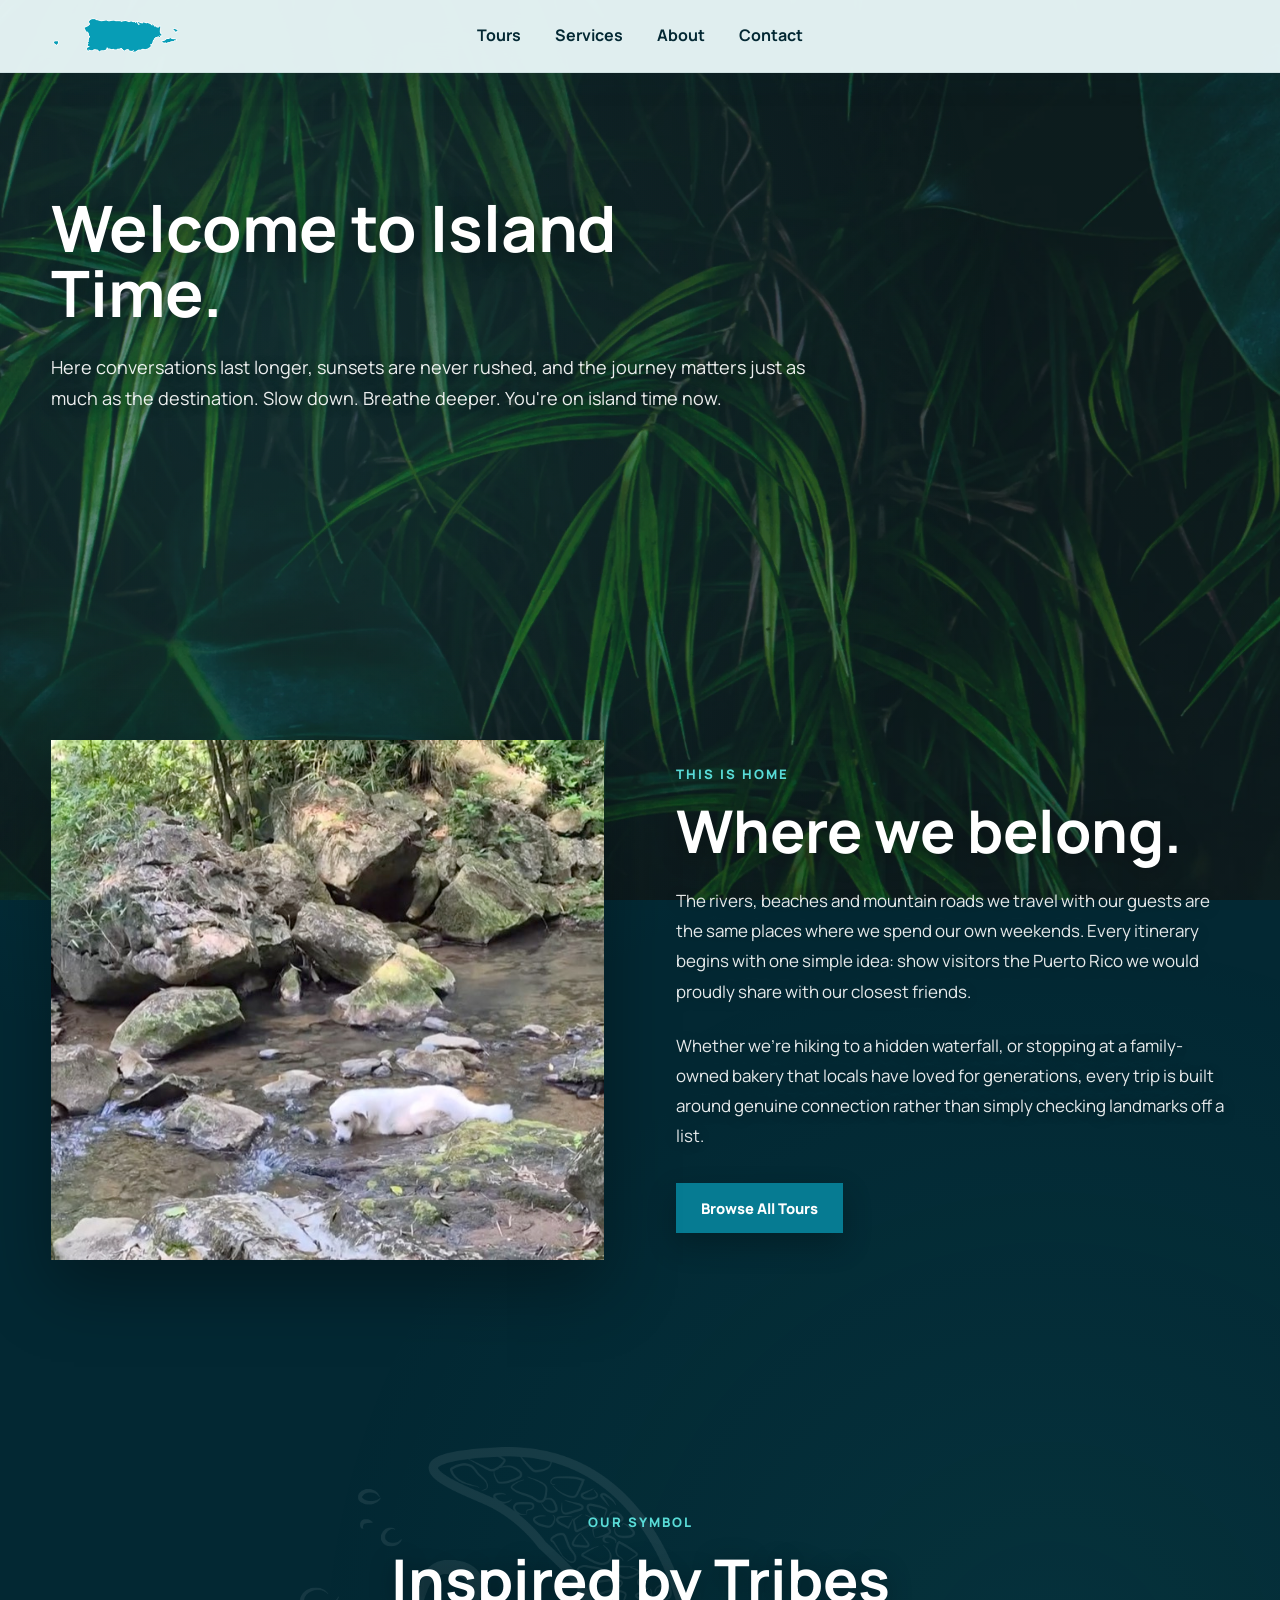
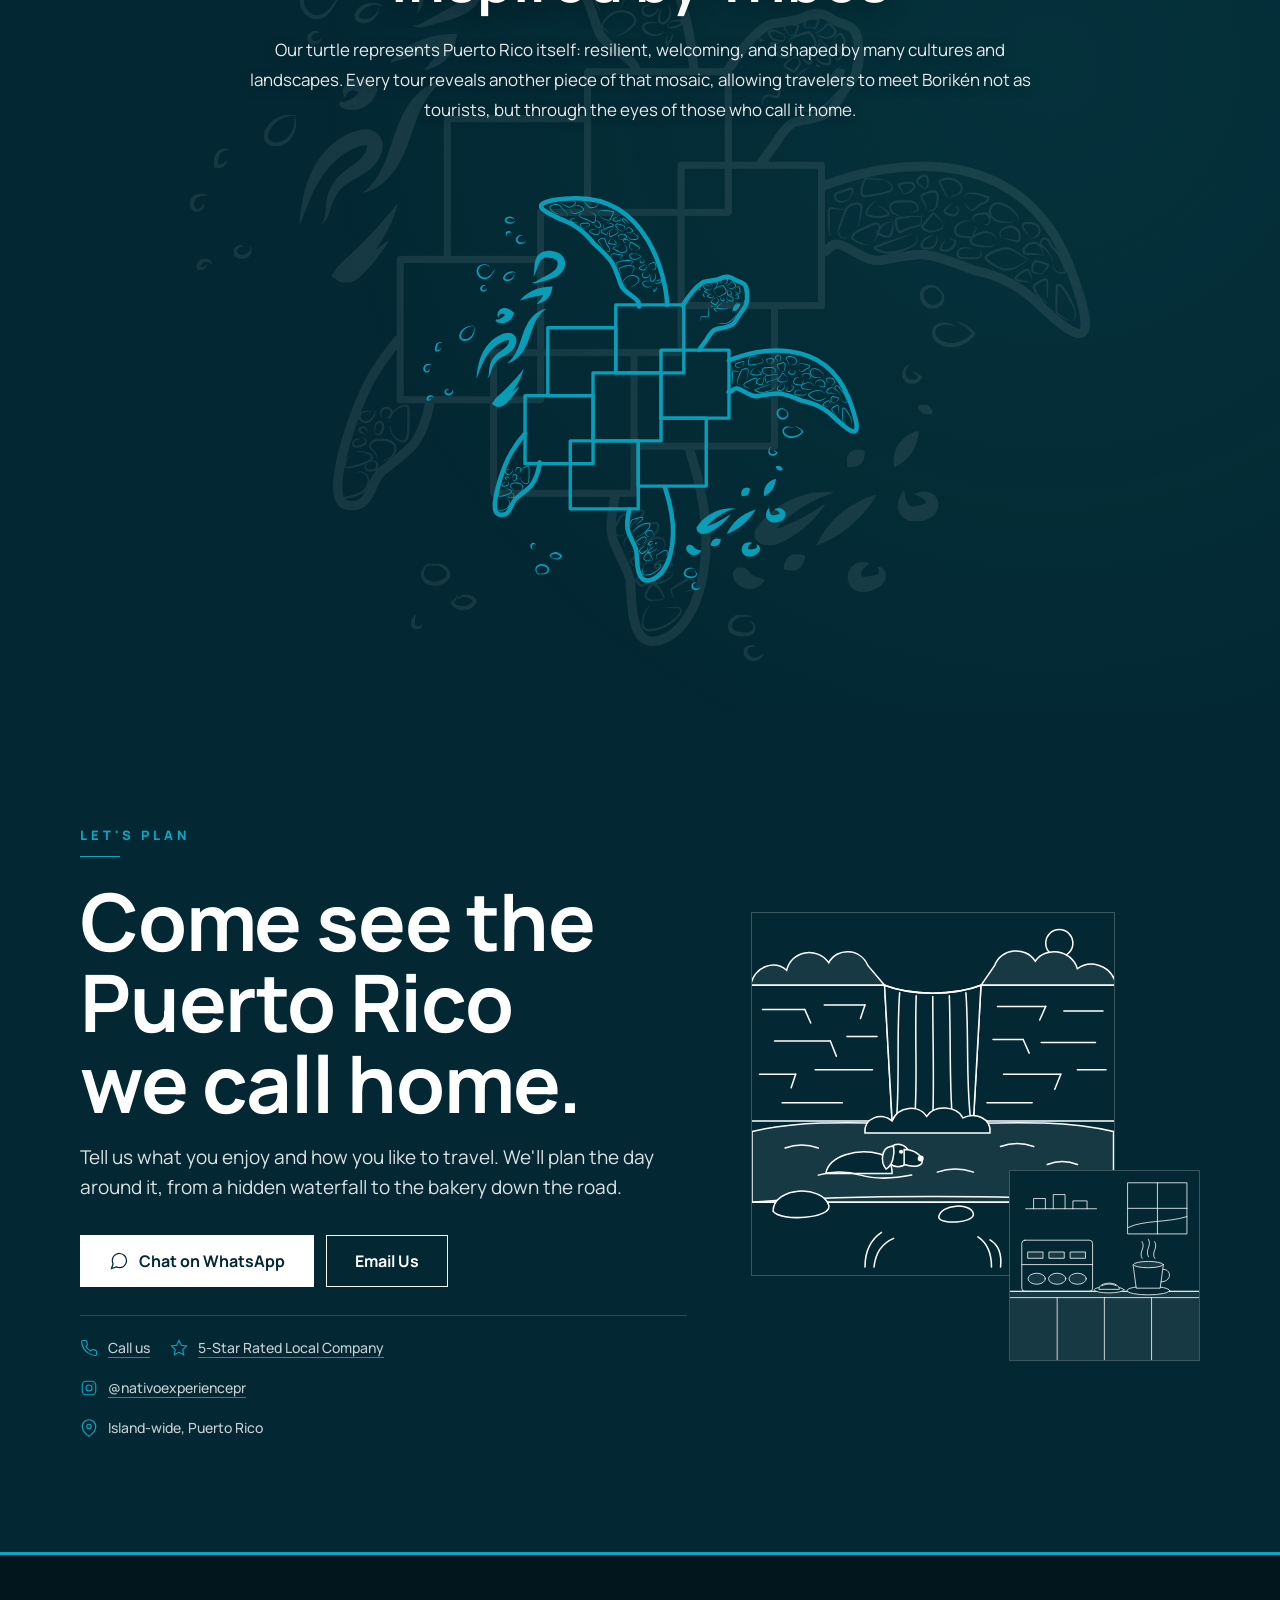
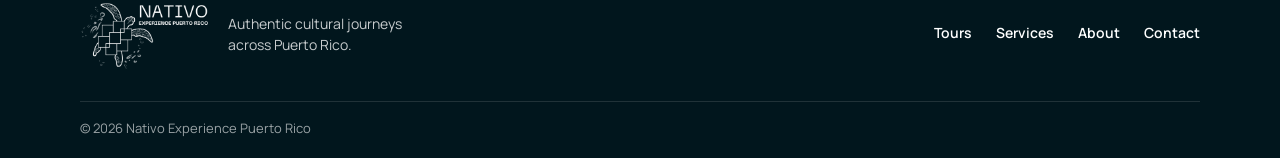
<file: about.html>
<!DOCTYPE html>
<html lang="en">
<head>

<meta charset="UTF-8">
<meta name="viewport" content="width=device-width, initial-scale=1.0">

<title>About | Nativo Experience Puerto Rico</title>

<meta
name="description"
content="Meet Nativo Experience: locals who share the rivers, beaches and mountain roads of Puerto Rico the way we would with our closest friends.">

<link rel="preconnect" href="https://fonts.googleapis.com">
<link rel="preconnect" href="https://fonts.gstatic.com" crossorigin>

<link
href="https://fonts.googleapis.com/css2?family=Manrope:wght@300;400;500;600;700;800&display=swap"
rel="stylesheet">

<link rel="icon" type="image/png" sizes="32x32" href="assets/favicon-32.png?v=20260924a">
<link rel="apple-touch-icon" href="assets/favicon-180.png?v=20260924a">
<script>
/* Tema de Halloween: se enciende solo hasta el 31 de octubre de 2026 (ver halloween.css) */
if (new Date() < new Date(2026, 10, 1)) {
  document.documentElement.classList.add("halloween");
  document.head.insertAdjacentHTML("beforeend", '<link rel="stylesheet" href="https://fonts.googleapis.com/css2?family=Anton&family=Special+Elite&display=swap">');
}
</script>
<link rel="stylesheet" href="styles.css?v=20261113c">
<link rel="stylesheet" href="halloween.css?v=20261113c">

</head>

<body class="about-page">

<a class="salto-al-contenido" href="#contenido">Skip to main content</a>

<header class="site-header">

  <div class="container nav-wrap">

    <a class="brand" href="index.html#home" aria-label="Nativo Experience Puerto Rico">
      <img
        class="nav-island-logo"
        src="assets/pr-island.png"
        alt="Puerto Rico"
      >
    </a>

    <button
      class="menu-toggle"
      type="button"
      aria-expanded="false"
      aria-controls="primary-nav"
      aria-label="Menu"
    >
      <span></span>
      <span></span>
      <span></span>
    </button>

    <nav class="primary-nav" id="primary-nav">

      <ul class="nav-links">


        <li><a href="tours.html">Tours</a></li>

        <li><a href="services.html">Services</a></li>

        <li><a href="about.html" aria-current="page">About</a></li>

        <li><a href="contact.html">Contact</a></li>

      </ul>

    </nav>

  </div>

</header>


<main id="contenido">

<!-- ==========================================
ISLAND STORY — SHARED CONTINUOUS BACKGROUND
========================================== -->

<div class="island-story">


  <section class="island-time">

    <div class="container">

      <h1>
        Welcome to Island Time.
      </h1>

      <p>
        Here conversations last longer,
        sunsets are never rushed, and the journey matters just as much as
        the destination. Slow down. Breathe deeper. You're on island time now.
      </p>

    </div>

  </section>


  <section id="about" class="about-section">

    <div class="container about-grid">

      <div class="about-media" data-aparece>

  <!-- El video completo (54 s) comprimido: 10 MB en pantallas
       grandes y 6 MB en el celular, en vez de 39 MB. No se
       descarga hasta que la sección está cerca, y script.js lo
       reproduce solo mientras se ve. La imagen fija es el
       segundo 18, con el perrito en el río. -->

  <video
    class="about-video"
    muted
    loop
    playsinline
    preload="none"
    poster="assets/about-poster.jpg"
  >
    <source
      src="assets/about-540.mp4"
      type="video/mp4"
      media="(max-width: 900px)"
    >
    <source
      src="assets/about-720.mp4"
      type="video/mp4"
    >
  </video>

</div>


      <div class="about-copy">

        <span class="eyebrow">
          This Is Home
        </span>

        <h2>
          Where we belong.
        </h2>

        <p>
          The rivers, beaches and mountain roads we travel with our guests
          are the same places where we spend our own weekends.
          Every itinerary begins with one simple idea:
          show visitors the Puerto Rico we would proudly share with our closest friends.
        </p>

        <p>
          Whether we're hiking to a hidden waterfall,
          or stopping at a family-owned bakery that locals have loved for generations,
          every trip is built around genuine connection rather than simply
          checking landmarks off a list.
        </p>

       <a
  href="tours.html"
  class="button">

  Browse All Tours

</a>

      </div>

    </div>

  </section>


<section id="story" class="story-section">

<div class="container story-grid">

<div class="story-copy">

<span class="eyebrow">

OUR SYMBOL

</span>

<h2>

Inspired by Tribes

</h2>

<p>

Our turtle represents Puerto Rico itself: resilient, welcoming, and shaped by many cultures and landscapes.
Every tour reveals another piece of that mosaic,
allowing travelers to meet Borikén not as tourists,
but through the eyes of those who call it home.

</p>

</div>

<div class="story-art">

<!-- La tortuga del logo en vector (capa 8 del archivo de Inkscape), dentro
     de la página para poder animar sus piezas: los cuadrados del caparazón,
     el contorno y los detalles. Ver .story-tortuga en styles.css. -->
<svg class="story-logo story-tortuga" data-aparece xmlns="http://www.w3.org/2000/svg" viewBox="19270 176 2588 2344" role="img" aria-label="Nativo Experience turtle emblem"><g fill="none" stroke="currentColor" stroke-linecap="round" stroke-linejoin="round"><path class="detalle" fill="currentColor" stroke="none" d="m 0,0 c 2.3,1.6 3,1 2.3,-1.4 0,-10e-4 -0.1,-0.3 -0.1,-0.3 L 1.9,-1.8 C -0.2,-3.2 -1,-2.7 0,0" transform="matrix(1.3333333,0,0,-1.3333333,20712.298,720.41987)"/><g></g><g></g><g></g><g></g><g></g><path class="detalle" fill="currentColor" stroke="none" d="m 21793.3,1532.3 c -8.7,-4.9 -17.3,-9.9 -26,-15 -2.1,-1.3 -4.3,-2.4 -6.5,-4 -1.1,-0.8 -2.1,-1.7 -3,-2.7 -0.9,-1.1 -1.7,-2.3 -2.2,-3.6 -1.1,-2.6 -1.4,-5.3 -1.6,-7.8 -0.2,-2.6 -0.3,-5 -0.5,-7.6 -0.5,-10.1 -0.5,-20.2 -0.2,-30.2 0.1,-5 0.3,-10.1 0.5,-15.1 l 0.4,-7.5 0.2,-3.8 0.1,-1.9 c 0.1,-0.7 0.1,-1.6 0.5,-2.6 0.3,-1 1.1,-2.1 2,-2.8 1,-0.7 2,-1 2.9,-1.2 0.9,-0.2 1.8,-0.1 2.6,-0 0.8,0.1 1.6,0.2 2.3,0.4 3,0.8 5.5,2.5 7.5,4.3 2.1,1.9 3.8,3.9 5.4,6 1.6,2.1 3,4.2 4.4,6.3 5.6,8.5 10.4,17.5 14.8,26.5 4.4,9 9,18.1 11.6,28 1.3,4.9 2.2,10 2.2,15.1 -0,5.1 -1,10.2 -3.1,14.8 0,0 -0.2,0.5 -0.7,1 -0.5,0.6 -1.4,1.4 -2.5,1.3 -1.1,-0.1 -1.9,-0.9 -2.2,-1.6 -0.3,-0.7 -0.1,-1.2 -0.1,-1.2 -0.2,1.3 1.1,2.4 2.2,2.4 0.6,-0 1.1,-0.3 1.5,-0.8 0.4,-0.4 0.7,-1 1,-1.5 1.7,-4.5 2.2,-9.6 1.9,-14.4 -0.3,-4.9 -1.5,-9.7 -3,-14.3 -3.1,-9.3 -8,-18 -12.7,-26.8 -4.8,-8.8 -9.7,-17.4 -15.3,-25.6 -2.8,-4 -5.7,-8.2 -9,-11.1 -1.7,-1.5 -3.5,-2.7 -5.4,-3.1 -0.5,-0.1 -0.9,-0.2 -1.4,-0.2 -0.5,-0 -0.9,-0.1 -1.2,0 -0.3,0 -0.5,0.1 -0.6,0.2 -0.1,0.1 -0.1,0 -0.1,0.2 -0.1,0.2 -0.2,0.6 -0.2,1.1 l -0.1,1.8 -0.2,3.8 -0.4,7.5 -0.8,15 c -0.5,10 -0.8,20 -0.8,29.9 0,2.5 0,5 0.1,7.5 0.1,2.4 0.3,4.8 1,6.9 0.7,2.1 2.1,3.8 3.9,5.3 1.8,1.5 4,2.8 6,4.2 8.3,5.6 16.5,11.3 24.7,17"/><path class="detalle" fill="currentColor" stroke="none" d="m 21730.1,1466.3 c -0.6,-12.8 -1.3,-25.6 -2.2,-38.4 l -0.3,-4.8 c -0.1,-1.5 -0.3,-3 -0.7,-4.3 -0.4,-1.3 -0.9,-2.6 -1.5,-3.1 -0.6,-0.5 -1,-0.6 -2.1,-0.3 -1.1,0.3 -2.6,1.1 -4,1.8 -1.4,0.7 -2.8,1.4 -4.2,2.1 -2.8,1.5 -5.6,3 -8.3,4.6 -2.7,1.6 -5.4,3.3 -8,5.1 -1.2,0.9 -2.3,1.7 -3.1,2.6 -0.8,0.9 -1.2,1.8 -1.2,2.9 -0.1,1.1 0.2,2.4 0.6,3.8 0.4,1.4 1.1,2.9 1.6,4.3 1.2,2.9 2.5,5.7 4,8.4 6,10.9 14.9,20.5 26,26.7 0,0 0.3,0.2 0.7,0.4 0.4,0.2 0.9,0.6 1.5,0.8 1.1,0.6 2.2,1.1 2.2,1.1 -1.6,-0.5 -3.2,-1 -4.7,-1.6 -6,-2.4 -11.5,-6 -16.5,-10.3 -4.9,-4.3 -9.3,-9.4 -12.8,-15 -1.8,-2.8 -3.3,-5.7 -4.8,-8.7 -0.6,-1.6 -1.3,-3 -1.9,-4.7 -0.6,-1.6 -1.1,-3.5 -1,-5.7 0.1,-2.2 1,-4.4 2.3,-5.9 1.3,-1.6 2.8,-2.7 4.1,-3.7 2.7,-1.9 5.5,-3.7 8.3,-5.4 2.8,-1.7 5.7,-3.2 8.7,-4.7 1.5,-0.7 3,-1.4 4.5,-2.1 1.5,-0.6 2.8,-1.3 4.9,-1.9 1,-0.3 2.2,-0.4 3.6,-0.1 1.3,0.3 2.5,1 3.3,1.8 1.7,1.8 2.2,3.7 2.6,5.5 0.4,1.8 0.5,3.5 0.5,5.2 l 0,4.8 c -0,12.9 -0.7,25.8 -1.9,38.6"/><path class="detalle" fill="currentColor" stroke="none" d="m 21679.8,1424.6 c -2,-1.4 -4.1,-2.6 -6.4,-3.2 -2.3,-0.7 -4.6,-1.1 -7,-1.3 -4.7,-0.5 -9.6,-0.3 -14.6,-1 -2.5,-0.3 -5.1,-0.9 -7.6,-1.8 -1.2,-0.6 -2.5,-1 -3.6,-1.8 -0.6,-0.4 -1.1,-0.7 -1.8,-1.1 -0.9,-0.6 -1.7,-1.6 -2,-2.7 -0.3,-1.1 -0.2,-2.3 0.3,-3.4 0.3,-0.6 0.5,-0.9 0.7,-1.3 0.2,-0.3 0.5,-0.6 0.6,-0.9 0.8,-1 1.6,-2 2.4,-2.9 1.6,-1.9 3.4,-3.8 5.3,-5.5 3.7,-3.4 7.9,-6.5 12.3,-8.9 2.2,-1.2 4.5,-2.3 6.9,-3.2 1.2,-0.5 2.4,-0.9 3.6,-1.3 1.2,-0.3 2.3,-0.8 4,-1 0.8,-0.1 1.9,0 2.9,0.5 1,0.5 1.7,1.2 2.1,1.8 1,1.4 1.3,2.6 1.8,3.7 0.9,2.3 1.7,4.6 2.5,7 1.5,4.7 2.7,9.4 3.6,14.2 0,0 0.1,0.9 0.3,1.9 0.1,0.9 0.3,1.9 0.3,1.9 -0.4,-1.2 -0.9,-2.4 -1.3,-3.5 -1.7,-4.6 -3.5,-9 -5.5,-13.4 -1,-2.2 -2.1,-4.4 -3.2,-6.5 -0.6,-1.1 -1.1,-2.1 -1.6,-2.7 -0.3,-0.3 -0.5,-0.4 -0.7,-0.5 -0.2,-0 -0.4,-0.1 -0.7,0 -0.7,0.1 -1.9,0.6 -3,1 -1.1,0.4 -2.2,0.9 -3.2,1.4 -2.1,1 -4.2,2.1 -6.2,3.3 -4,2.4 -7.8,5.2 -11.2,8.4 -1.7,1.6 -3.4,3.2 -5,5 -0.8,0.9 -1.5,1.8 -2.3,2.7 -0.2,0.2 -0.4,0.4 -0.5,0.6 -0.1,0.2 -0.2,0.4 -0.2,0.3 -0,0 -0.1,0.1 -0.1,0.1 0,0.1 -0,0.1 0.1,0.2 0.3,0.3 0.9,0.6 1.3,0.9 0.8,0.7 1.9,1.1 2.8,1.6 2,0.9 4.2,1.6 6.5,2.1 4.6,1 9.5,1.5 14.3,2.6 2.4,0.5 4.8,1.4 7.1,2.5 2.3,1.1 4.2,2.7 5.9,4.4"/><path class="detalle" fill="currentColor" stroke="none" d="m 21707.4,1400.6 c 9,-6.7 16.4,-15.3 22,-24.8 0.7,-1.1 1.1,-2.2 1.1,-3 0,-0.4 -0.1,-0.5 -0.2,-0.5 -0.1,-0 -0.1,-0.1 -0.2,-0.1 -0.1,-0.1 -0.3,-0.1 -0.5,-0.2 l -8,-2.1 c -5.5,-1.4 -10.9,-2.9 -16.4,-4.5 -2.8,-0.8 -5.2,-1.5 -7.1,-1.2 -0.9,0.2 -1.9,0.5 -2.6,1.2 -0.8,0.6 -1.6,1.5 -2.2,2.5 -1.3,2 -2.2,4.5 -2.9,7.1 -0.7,2.6 -1.1,5.3 -1.5,8 -0.3,2.7 -0.4,5.2 0.8,6.7 1.2,1.6 3.9,2.6 6.5,3.7 5.1,2 10.6,3.3 16.1,3.8 0,0 1.1,0.1 2.2,0.2 1.1,0.1 2.2,0.1 2.2,0.1 -1.4,0.2 -2.9,0.3 -4.4,0.4 -5.7,0.2 -11.4,-0.4 -17,-1.9 -1.4,-0.4 -2.7,-0.8 -4.2,-1.3 -1.4,-0.6 -3,-1.3 -4.2,-2.7 -1.3,-1.3 -1.9,-3.1 -2.2,-4.8 -0.3,-1.6 -0.2,-3.2 -0.2,-4.7 0.2,-2.9 0.5,-5.8 1.1,-8.7 0.6,-2.9 1.5,-5.9 3.1,-8.7 0.8,-1.4 1.9,-2.8 3.3,-3.9 1.4,-1.2 3.2,-1.9 5,-2.3 1.9,-0.3 3.6,-0.2 5.2,0.1 1.6,0.3 3,0.7 4.3,1.1 5.4,1.6 10.9,3.2 16.3,4.8 l 4.1,1.3 2,0.6 c 0.7,0.2 1.3,0.4 2.2,0.7 0.4,0.2 0.9,0.4 1.4,0.7 0.5,0.3 1,0.8 1.4,1.3 0.7,1.1 1,2.5 0.8,3.5 -0.3,2.1 -1.2,3.5 -2.1,4.8 -6.6,9.5 -15.4,17.4 -25.4,22.6"/><path class="detalle" fill="currentColor" stroke="none" d="m 21747.1,1367.3 c -0.6,5.1 0.5,10.2 2.8,14.7 2.3,4.4 5.9,8.2 10.4,9.9 4.5,1.7 9.6,1.6 14.6,1.5 2.3,-0.1 4.6,-0.8 5.2,-2.1 0.3,-0.7 0.4,-1.5 0.1,-2.5 -0.2,-1 -0.7,-2.2 -1.2,-3.4 -3.7,-9.5 -7.5,-19 -12,-28.1 -4.5,-9.1 -9.7,-17.8 -16.2,-25.2 -3.2,-3.7 -7.2,-7.1 -10.4,-11.7 -1.7,-2.2 -2.9,-4.8 -4,-7.2 -1.1,-2.4 -2,-4.7 -3.2,-6.7 -1.1,-2 -2.6,-3.7 -4.4,-5 -1.7,-1.3 -3.8,-2.2 -5.8,-2.4 -2,-0.2 -3.9,0.3 -5.6,1.6 -1.7,1.2 -3,3.1 -3.7,5.1 -0.7,2 -0.7,4.1 -0.1,6.2 0.7,2 2,3.9 3.7,5.7 1.7,1.7 3.6,3.3 5.6,5 1,0.8 1.9,1.8 2.9,2.7 0.9,1 1.8,1.9 2.7,2.9 6.9,8 11.3,17.4 15.3,26.8 l 2.9,7.4 -3.7,-7 c -4.7,-9 -9.7,-18 -16.7,-25.2 -0.8,-0.9 -1.8,-1.7 -2.7,-2.6 -1,-0.8 -1.9,-1.6 -2.9,-2.4 -2,-1.6 -4.1,-3.1 -6.1,-5 -2,-1.8 -3.8,-4.1 -4.9,-6.9 -1,-2.8 -1.2,-6 -0.3,-8.9 0.9,-2.9 2.6,-5.4 5,-7.4 1.2,-0.9 2.6,-1.7 4.1,-2.2 1.6,-0.5 3.1,-0.6 4.7,-0.6 3.1,0.2 6,1.4 8.4,3.1 2.4,1.7 4.4,3.9 5.9,6.4 1.5,2.4 2.5,4.9 3.6,7.2 1.1,2.3 2.1,4.3 3.5,6.2 2.8,3.8 6.7,7.2 10.2,11.3 7,8 12.3,17.2 16.7,26.6 4.4,9.5 7.9,19.2 11.2,28.9 0.4,1.2 0.9,2.4 1.2,3.9 0.3,1.5 0.3,3.4 -0.6,5 -0.9,1.6 -2.6,2.6 -4,3.1 -1.5,0.5 -2.9,0.6 -4.3,0.6 -2.6,-0.1 -5.2,-0.2 -7.8,-0.5 -2.6,-0.3 -5.3,-1 -7.8,-2.1 -5,-2.3 -8.6,-6.7 -10.6,-11.5 -2,-4.8 -2.7,-10.2 -1.7,-15.2"/><path class="detalle" fill="currentColor" stroke="none" d="m 21719.3,1341 c -2.2,-5.5 -4.5,-11.1 -7.4,-16.2 -3,-5 -6.9,-9.5 -11.9,-11.7 -4.9,-2.3 -10.7,-2.1 -15.9,-0.4 -2.6,0.9 -5.1,2.1 -7.4,3.7 -2.3,1.6 -4.5,3.3 -6.4,5.4 -0.5,0.5 -0.9,1 -1.4,1.6 -0.4,0.5 -0.9,1 -1.3,1.6 -0.8,1.1 -1.7,2.3 -2.2,3.4 -0.6,1.1 -0.9,2 -0.8,3 0,0.9 0.4,2 1,3 1.2,2 3.1,3.3 5.6,4.1 2.5,0.7 5.3,0.8 8.3,0.8 2.9,-0 6,-0.2 9.1,-0 3,0.1 6.1,0.4 9.1,0.8 6,0.8 11.9,2.2 17.6,4.1 0,0 1.1,0.4 2.2,0.8 1.1,0.4 2.2,0.9 2.2,0.9 -1.5,-0.3 -3,-0.6 -4.6,-0.9 -5.8,-1.1 -11.8,-1.8 -17.7,-2 -3,-0.1 -5.9,-0.1 -8.8,0 -3,0.1 -5.8,0.4 -8.9,0.7 -3.1,0.2 -6.3,0.3 -9.6,-0.5 -1.7,-0.4 -3.4,-1 -4.9,-2.1 -1.5,-1 -2.9,-2.4 -3.9,-3.9 -1,-1.6 -1.7,-3.4 -1.9,-5.5 -0.1,-2.1 0.5,-4.1 1.3,-5.7 0.8,-1.6 1.7,-2.8 2.6,-4.2 0.4,-0.7 1,-1.3 1.5,-1.9 0.5,-0.6 1,-1.3 1.6,-1.8 2.2,-2.4 4.7,-4.4 7.4,-6.2 2.7,-1.7 5.7,-3.1 8.8,-4 3.1,-0.9 6.4,-1.3 9.7,-1.1 3.3,0.2 6.6,1.2 9.4,2.7 2.9,1.5 5.4,3.7 7.4,6.2 2,2.5 3.6,5.2 4.8,8 2.5,5.6 4,11.4 5.4,17.3"/><path class="detalle" fill="currentColor" stroke="none" d="m 21674.4,1356.3 c -8.5,7.3 -17.2,14.6 -27,20.5 -4.9,2.9 -10,5.5 -15.5,7.4 -5.5,1.9 -11.3,3.1 -17.2,3.1 -5.9,0.2 -11.8,-1 -17.3,-2.8 -5.6,-1.8 -10.8,-4.3 -15.9,-7 -5,-2.8 -9.9,-5.7 -14.7,-9.1 -4.7,-3.4 -9.2,-7.3 -12.9,-12.2 -0.5,-0.7 -1,-1.5 -1.4,-2.4 -0.4,-1 -0.6,-2.2 -0.5,-3.4 0.1,-1.2 0.7,-2.3 1.2,-3.1 0.6,-0.8 1.2,-1.5 1.7,-2 2.1,-2.1 4.4,-4 6.8,-5.8 4.8,-3.4 10.2,-6.1 15.6,-8.2 5.4,-2.1 10.9,-3.7 16.4,-5.3 5.4,-1.5 11,-3.2 17.1,-3.5 6,-0.2 12,1.2 17.3,3.5 5.4,2.3 10.3,5.3 14.9,8.5 9.4,6.4 18.1,13.5 28.3,18.1 0,0 0.6,0.2 1.4,0.6 0.4,0.2 0.9,0.4 1.4,0.6 0.2,0 0,0.2 -0,0.3 l -0.2,0.4 c -0.1,0.3 -0.3,0.5 -0.4,0.8 -1,2 -2.1,4 -2.1,4 l 1.6,-3.9 c 1.3,-1.5 -1,-1.6 -2,-2 -10.6,-4 -20,-10.7 -29.5,-16.5 -4.8,-2.9 -9.7,-5.6 -14.8,-7.5 -5.1,-1.9 -10.5,-2.9 -15.7,-2.6 -5.3,0.4 -10.5,2.1 -16,3.8 -5.4,1.7 -10.7,3.4 -15.8,5.5 -5.1,2.1 -10,4.6 -14.3,7.7 -2.2,1.6 -4.2,3.3 -6.1,5.2 -0.9,0.9 -1.4,1.7 -1.4,2 -0.1,0.3 0.1,1 0.9,2 3.2,4.1 7.3,7.9 11.7,11.1 4.4,3.2 9.2,6.2 14,9 4.8,2.7 9.8,5.2 14.9,7.1 5.1,1.8 10.5,3 15.9,3.1 10.9,0.3 21.6,-3.4 31.4,-8.6 9.9,-5.2 19,-11.8 28.1,-18.4"/><path class="detalle" fill="currentColor" stroke="none" d="m 21514.6,1324.1 c -5.8,0.7 -11.8,-0 -17.5,0.2 -2.9,0.1 -5.6,0.5 -8.3,1.3 -2.6,0.8 -5.1,2 -7,3.7 -1,0.8 -1.9,1.8 -2.6,2.8 -0.7,1 -1.2,2.1 -1.6,3.3 -0.8,2.4 -1,5.1 -0.5,7.5 0.4,2.4 1.6,4.5 3.3,5.6 1.7,1.2 4.2,1.5 7,1.6 5.8,0.1 11.7,0.3 17.6,0.5 5.8,0.3 11.7,0.5 17.5,0.8 2.8,0 5.6,-0.1 8.2,-0.7 1.3,-0.3 2.5,-0.8 3.7,-1.4 1.1,-0.6 2.2,-1.4 3.2,-2.3 1.8,-1.8 2.8,-4.4 3.2,-7.1 0.3,-2.7 0,-5.7 -1.5,-8 0,0 -0.2,-0.2 -0.4,-0.6 -0.3,-0.3 -0.6,-0.7 -1.1,-1 -0.9,-0.7 -2,-0.9 -2,-1 1.5,0.1 3,0.9 4.1,2.1 2,2.3 2.8,5.5 2.8,8.6 -0.1,3.1 -0.8,6.3 -3,8.9 -1,1.3 -2.3,2.3 -3.6,3.2 -1.4,0.9 -2.8,1.6 -4.3,2.1 -3,1 -6.1,1.4 -9.2,1.5 -3,0.1 -5.9,0.1 -8.9,0.1 l -8.8,-0 c -5.9,-0 -11.7,-0.1 -17.6,-0.3 -1.5,-0.1 -3.1,-0.2 -4.8,-0.5 -1.7,-0.3 -3.4,-1 -5,-2.1 -1.6,-1.1 -2.8,-2.6 -3.7,-4.2 -0.9,-1.6 -1.4,-3.3 -1.6,-5 -0.5,-3.4 -0.1,-6.7 1.1,-9.9 0.6,-1.6 1.4,-3 2.5,-4.4 1,-1.3 2.2,-2.4 3.6,-3.4 2.6,-1.9 5.7,-3.1 8.7,-3.7 3,-0.6 6.1,-0.7 9.1,-0.4 6,0.5 11.6,2 17.4,2.2"/><path class="detalle" fill="currentColor" stroke="none" d="m 21439.4,1302.8 c -2.8,3.3 -5.2,6.9 -7.1,10.7 -0.9,1.9 -1.8,3.8 -2.5,5.8 -0.4,1 -0.7,2 -1,3 -0.3,1 -0.6,2 -0.6,2.8 -0.1,0.8 0.1,1.4 0.3,1.7 0.2,0.3 0.8,0.7 1.7,1.1 l 2.7,0.9 c 0.9,0.2 1.9,0.4 2.8,0.6 3.8,0.5 7.8,-0.1 11.4,-1.6 7.3,-2.9 13.5,-8.8 17,-16.1 0.9,-1.8 1.5,-3.7 2.1,-5.7 l 0.2,-0.7 c 0,-0.1 0.1,-0.3 0.1,-0.3 l 0,-0.1 c 0.1,-0.2 0.1,-0.4 0.2,-0.6 -0.4,-0.2 -0.5,-0.3 -1.7,-0.9 -3.9,-1.8 -7.8,-3.7 -11.7,-5.6 l -3,-1.6 3.3,0.8 c 4.2,1.2 8.3,2.4 12.5,3.6 0.8,0.2 2.7,0.9 4.3,1.4 l -0.5,4.6 c -0.4,2.3 -0.9,4.5 -1.7,6.7 -3.2,8.7 -10.2,16 -19.1,19.5 -4.4,1.7 -9.4,2.3 -14.1,1.5 -1.2,-0.3 -2.4,-0.6 -3.5,-0.9 -1.1,-0.5 -2.2,-0.9 -3.3,-1.4 -1.1,-0.6 -2.4,-1.4 -3.4,-2.9 -0.9,-1.6 -0.9,-3.3 -0.6,-4.6 0.3,-1.3 0.7,-2.4 1.2,-3.4 0.4,-1 0.9,-2 1.4,-3 1,-2 2.2,-3.9 3.5,-5.7 2.6,-3.6 5.6,-6.8 9.1,-9.5"/><path class="detalle" fill="currentColor" stroke="none" d="m 21407.8,1287.5 c -4.8,1.7 -9.5,3.4 -14,5.7 -2.2,1.1 -4.4,2.3 -6.4,3.7 -2,1.3 -3.9,2.9 -5.6,4.6 -1.7,1.7 -3.1,3.6 -4.3,5.6 l -0.8,1.5 c -0.3,0.5 -0.5,1.1 -0.7,1.6 -0.5,1.1 -0.8,2.1 -1.1,3.2 -0.5,2.1 -0.4,4.2 0.3,5.6 0.7,1.3 2.3,2.2 4.5,2.9 4.5,1.4 9.2,1.9 13.7,1.1 4.5,-0.8 8.7,-2.8 12.1,-6 6.8,-6.5 10.6,-16.5 10,-26.4 0,0 0,-0.2 -0,-0.6 0,-0.4 -0,-0.9 -0.1,-1.3 -0.1,-1 -0.2,-2 -0.2,-2 0.4,1.2 0.9,2.5 1.1,3.8 2.1,10 -0.4,21.3 -7.7,29.5 -3.6,4.1 -8.8,7.1 -14.2,8.1 -5.5,1.1 -11.1,0.6 -16.3,-1 -1.3,-0.4 -2.7,-0.9 -4.1,-1.8 -1.4,-0.9 -2.7,-2.2 -3.5,-3.8 -0.8,-1.6 -1.1,-3.3 -1.1,-4.8 -0,-1.6 0.2,-3 0.6,-4.4 0.4,-1.4 0.9,-2.8 1.6,-3.9 0.3,-0.6 0.6,-1.2 1,-1.8 l 1.1,-1.7 c 1.6,-2.2 3.4,-4.3 5.5,-6 2.1,-1.7 4.3,-3.2 6.6,-4.4 2.3,-1.2 4.7,-2.2 7.2,-3 4.9,-1.7 9.9,-2.7 14.9,-3.5"/><path class="detalle" fill="currentColor" stroke="none" d="m 21343.7,1284.4 c -19.8,7.4 -39.6,15 -59.3,22.6 -9.9,3.9 -19.8,7.7 -29.7,11.6 l -7.4,2.9 -3.7,1.5 -0.5,0.2 -0.2,0.1 v 0 l -0,0 c -0,0 -0,0 -0,0 0,0 0,0 0,0 0,0 -0,-0 0,0 l 0.2,0.3 c 0.1,0.2 0.3,0.4 0.4,0.5 0.6,0.7 1.5,1.4 2.5,2 0.9,0.6 2.2,1.1 3.3,1.6 1.2,0.5 2.3,1.1 3.5,1.6 9.5,3.7 19.8,5.3 30.2,4.9 5.2,-0.1 10.3,-0.8 15.5,-1.6 5.1,-1 10.2,-2.1 15.2,-3.6 10.1,-2.9 19.9,-6.7 29.5,-10.9 4.7,-2.2 9.2,-4.9 12.3,-8.9 1.6,-2 2.7,-4.3 3.4,-6.7 0.7,-2.5 0.9,-5.1 0.6,-7.6 0,0 -0.1,-0.5 -0.2,-1.2 -0.2,-0.7 -0.4,-1.7 -0.8,-2.6 -0.2,-0.5 -0.4,-0.9 -0.7,-1.3 -0.3,-0.4 -0.5,-0.8 -0.7,-1.1 -0.5,-0.6 -0.8,-1 -0.8,-1 1,0.9 1.9,2 2.6,3.2 0.7,1.2 1.1,2.6 1.5,3.9 0.5,2.7 0.5,5.4 -0.1,8.1 -0.5,2.7 -1.6,5.3 -3.2,7.5 -3.1,4.6 -7.8,7.8 -12.6,10.3 -9.5,4.8 -19.3,9.1 -29.5,12.5 -5.1,1.7 -10.3,3.1 -15.6,4.2 -5.3,1 -10.7,1.9 -16.2,2.1 -10.9,0.7 -22.1,-1 -32.4,-5 -1.3,-0.5 -2.5,-1.1 -3.8,-1.7 -1.3,-0.6 -2.5,-1.1 -3.8,-1.9 -1.3,-0.8 -2.6,-1.7 -3.7,-3 -0.3,-0.3 -0.6,-0.7 -0.8,-1 l -0.4,-0.6 c -0.1,-0.2 -0.3,-0.6 -0.4,-0.8 -0.6,-1.2 -0.9,-2.4 -0.9,-3.6 l -0.1,-0.9 -0,-0.5 c -0,-0.1 0.1,-0.1 0.1,-0.2 l 0.2,-0.1 1.5,-0.9 3,-1.2 3.7,-1.4 7.5,-2.8 c 10,-3.7 20,-7.2 30.1,-10.6 20.1,-6.8 40.4,-13.1 60.7,-18.8"/><path class="detalle" fill="currentColor" stroke="none" d="m 21234.5,1308.7 c 4.3,-6.9 7.8,-14.2 10.5,-21.7 1.4,-3.8 2.5,-7.6 3.5,-11.5 0.5,-1.9 0.9,-3.9 1.3,-5.9 0.4,-2 0.8,-3.9 0.7,-5.6 -0,-1.7 -0.5,-3.2 -1.5,-4.5 -0.9,-1.3 -2.3,-2.2 -3.8,-2.8 -3,-1.1 -6.6,-0.3 -10.1,1.2 l -22,10.3 -11.1,5.1 c -3.7,1.7 -7.4,3.3 -10.9,5.1 -3.4,1.8 -6.7,4 -9.2,6.6 -1.3,1.3 -2.4,2.8 -3.3,4.4 l -0.6,1.2 c -0.2,0.4 -0.4,0.8 -0.5,1.3 -0.4,0.9 -0.6,1.6 -0.7,2.3 -0,0.6 0,0.9 0.4,1.5 0.4,0.5 1,1.1 1.8,1.7 1.5,1.3 3.1,2.5 4.7,3.6 3.2,2.3 6.7,4.3 10.2,6 7.2,3.5 14.9,5.7 22.9,6.5 0,0 0.4,0 1,0.1 0.6,0.1 1.4,0.1 2.1,0.2 1.6,0.1 3.1,0.1 3.1,0.1 l -3.1,0.3 -3.2,0.1 c -8.1,-0 -16.4,-1.7 -24,-4.7 -3.8,-1.5 -7.6,-3.4 -11.1,-5.6 -1.8,-1.1 -3.5,-2.3 -5.2,-3.5 -0.8,-0.6 -1.8,-1.3 -2.7,-2.4 -0.4,-0.5 -0.8,-1.2 -1.1,-2 -0.3,-0.8 -0.3,-1.5 -0.3,-2.3 0.1,-1.4 0.4,-2.6 0.8,-3.6 0.2,-0.5 0.4,-1.1 0.6,-1.6 l 0.7,-1.5 c 1,-2 2.4,-3.8 3.8,-5.5 3,-3.3 6.6,-5.8 10.3,-7.9 3.7,-2.1 7.5,-3.8 11.1,-5.5 l 11.1,-5.1 11.1,-5.1 5.6,-2.5 c 1.9,-0.8 3.7,-1.7 5.7,-2.5 2,-0.8 4.2,-1.5 6.5,-1.7 1.2,-0.1 2.4,-0.2 3.6,-0 1.2,0.1 2.5,0.5 3.6,0.9 2.3,0.9 4.3,2.5 5.7,4.6 1.4,2 2.1,4.7 1.9,7 -0.1,2.4 -0.7,4.4 -1.2,6.4 -0.5,2 -1.1,4 -1.7,5.9 -1.3,3.9 -2.7,7.8 -4.4,11.5 -3.4,7.5 -7.6,14.5 -12.7,20.8"/><path class="detalle" fill="currentColor" stroke="none" d="m 21191,1264.8 c 3.9,-17 6.5,-34.3 7.7,-51.7 0.2,-2.2 0.3,-4.3 0.1,-6.2 -0.2,-1.9 -0.7,-3.7 -1.7,-4.8 -1,-1.1 -2.4,-1.7 -4.3,-1.9 -1.8,-0.2 -4,-0.1 -6.1,0 -4.2,0.3 -8.3,0.9 -12.1,2.3 -3.8,1.4 -7.2,3.5 -9.9,6.4 -2.7,2.9 -4.8,6.5 -6.6,10.3 -1.8,3.8 -3.3,7.9 -4.9,12 -3.2,8.2 -6.4,16.3 -9.7,24.5 -1.6,4.1 -3.4,8.1 -4.8,12.1 -1.3,4 -2.3,8.1 -1.8,12.2 0.2,2 0.8,4 1.7,5.8 0.9,1.8 2.2,3.5 3.7,4.9 1.5,1.5 3.3,2.6 5.2,3.4 1.9,0.8 4,1.3 6.1,1.3 0,-0 0.4,0.1 1,-0 0.6,-0.1 1.5,-0.1 2.2,-0.4 0.4,-0.1 0.8,-0.2 1.2,-0.3 0.4,-0.2 0.7,-0.3 1,-0.5 0.6,-0.3 1,-0.5 1,-0.5 -1.8,1.3 -4,2.2 -6.4,2.5 -2.2,0.3 -4.5,-0.1 -6.7,-0.8 -2.1,-0.7 -4.2,-1.8 -5.9,-3.3 -1.8,-1.4 -3.4,-3.2 -4.5,-5.2 -1.2,-2 -2.1,-4.2 -2.5,-6.5 -0.9,-4.7 -0.1,-9.3 1.1,-13.7 1.2,-4.4 2.8,-8.4 4.2,-12.6 2.9,-8.3 5.9,-16.5 8.9,-24.8 1.5,-4.1 3,-8.3 4.9,-12.4 1.9,-4.1 4.2,-8.3 7.5,-11.8 3.3,-3.6 7.6,-6.2 12.1,-7.7 4.5,-1.6 9.1,-2.2 13.7,-2.4 2.3,-0 4.5,-0.1 7,0.2 1.2,0.2 2.6,0.5 3.8,1.1 1.3,0.6 2.5,1.5 3.4,2.7 1.8,2.3 2.4,5.1 2.5,7.4 0.1,2.4 -0.1,4.7 -0.4,6.9 -2.1,17.5 -6.1,34.8 -11.7,51.3"/><path class="detalle" fill="currentColor" stroke="none" d="m 21153.6,1215 c -9.9,-0.2 -19.9,-0.7 -29.9,-1.4 l -7.5,-0.6 c -1.2,-0.1 -2.2,-0.1 -2.8,0.1 -0.6,0.2 -1.1,0.6 -1.5,1.2 -0.8,1.4 -1.2,3.6 -1.3,5.9 -0.1,2.2 0.1,4.8 0.1,7.3 0.2,10 0.1,20 -0.1,30 -0.1,5 -0.3,10 -0.5,14.9 -0.1,2.5 -0.3,5 -0.3,7.4 0,1.2 0.1,2.3 0.5,3.3 0.2,0.5 0.5,1 0.9,1.2 0.3,0.3 0.9,0.3 1.4,0.2 0,0 0.2,-0 0.5,-0.2 0.3,-0.1 0.7,-0.4 0.9,-0.7 0.3,-0.3 0.4,-0.8 0.3,-1.2 -0,-0.4 -0.2,-0.6 -0.2,-0.6 0.4,0.5 0.5,1.3 0.2,1.9 -0.3,0.6 -0.8,1.2 -1.5,1.5 -0.6,0.3 -1.5,0.4 -2.2,-0 -0.7,-0.4 -1.2,-0.9 -1.5,-1.5 -0.7,-1.2 -1,-2.6 -1.2,-3.9 -0.3,-2.6 -0.4,-5 -0.6,-7.5 -0.4,-5 -0.7,-9.9 -0.9,-14.9 -0.5,-10 -0.9,-20 -1,-29.9 0,-2.5 -0.1,-4.9 0,-7.7 0.1,-1.4 0.3,-2.7 0.6,-4.1 0.3,-1.4 0.9,-2.9 1.8,-4.3 1,-1.4 2.6,-2.7 4.4,-3.1 1.8,-0.4 3.3,-0.2 4.6,0 l 7.4,1.2 c 9.9,1.6 19.7,3.4 29.4,5.4"/><path class="detalle" fill="currentColor" stroke="none" d="m 21241.9,1190.1 c -10.4,6.8 -18.1,16.9 -22.9,28 -1.2,2.8 -2.3,5.7 -1.6,7.4 0.5,1.7 2.8,3 5.6,3.7 5.8,1.7 11.8,2.8 17.8,3.2 3,0.2 6,0.3 9.1,0.3 3,-0 6,-0.3 9.1,-0.6 3,-0.3 6,-0.9 9,-1.6 1.5,-0.3 3,-0.7 4.4,-1.1 1.5,-0.4 2.9,-0.8 3.4,-1.3 0.5,-0.4 0.7,-0.9 0.3,-1.9 -0.4,-1 -1.3,-2.1 -2.3,-3.3 -2,-2.3 -4.1,-4.5 -6.4,-6.5 -4.5,-4.1 -9.6,-7.6 -15.1,-10.4 0,0 -0.3,-0.1 -0.7,-0.4 -0.4,-0.2 -0.9,-0.5 -1.5,-0.7 -1.1,-0.5 -2.2,-1 -2.2,-1 1.6,0.4 3.1,0.9 4.6,1.4 5.9,2.1 11.5,5.2 16.6,9 2.5,1.9 5,4 7.3,6.2 1.1,1.1 2.4,2.3 3.3,4.1 0.4,0.9 0.8,2.1 0.7,3.3 -0.1,1.2 -0.7,2.5 -1.6,3.4 -0.9,0.8 -1.8,1.3 -2.7,1.7 -0.9,0.4 -1.6,0.6 -2.4,0.9 -1.5,0.5 -3.1,1 -4.6,1.4 -3.1,0.8 -6.2,1.5 -9.4,2 -3.2,0.5 -6.4,0.8 -9.6,0.9 -3.2,0.1 -6.4,0 -9.7,-0.2 -6.4,-0.5 -12.8,-1.8 -18.9,-3.8 -1.6,-0.5 -3.3,-1.2 -4.9,-2.3 -1.6,-1.1 -3.1,-2.8 -3.7,-5 -0.6,-2.1 -0.2,-4.2 0.4,-5.9 0.6,-1.7 1.3,-3.1 2,-4.5 5.8,-11.4 15.2,-21.1 26.5,-26.3"/><path class="detalle" fill="currentColor" stroke="none" d="m 21163.7,1189 c 2.8,-5.1 5.1,-10.4 6.9,-15.8 0.9,-2.7 1.7,-5.5 2.4,-8.2 0.3,-1.4 0.6,-2.8 0.9,-4.2 0.3,-1.4 0.5,-2.7 0.2,-3.3 -0.1,-0.3 -0.3,-0.5 -0.5,-0.6 -0.2,-0.1 -0.5,-0.2 -1,-0.2 -0.5,-0 -1,0 -1.6,0.2 -0.6,0.1 -1.1,0.3 -1.9,0.5 l -8.3,2.7 c -5.5,1.8 -11,3.7 -16.4,5.6 l -8.2,2.9 c -2.7,1 -5.1,1.9 -6.6,3.4 -0.7,0.8 -1.3,1.6 -1.6,2.7 -0.3,1 -0.5,2.2 -0.4,3.4 0.1,1.2 0.3,2.4 0.8,3.5 0.4,1.1 1.1,2.1 1.9,3.1 3.2,3.8 8.9,5.6 14.3,5.8 5.5,0.2 11.1,-1.3 16,-4.4 0,0 0.2,-0.1 0.6,-0.4 0.3,-0.2 0.8,-0.5 1.3,-0.9 0.9,-0.6 1.8,-1.3 1.8,-1.3 -1,1.1 -2,2.2 -3.2,3.2 -4.5,3.7 -10.3,6.2 -16.4,6.6 -3,0.2 -6.1,-0.1 -9.2,-1 -3,-0.9 -6,-2.4 -8.3,-4.8 -1.2,-1.2 -2.2,-2.6 -2.9,-4.2 -0.7,-1.5 -1.2,-3.2 -1.4,-4.9 -0.2,-1.7 -0.1,-3.5 0.3,-5.2 0.4,-1.7 1.4,-3.5 2.7,-4.9 2.6,-2.8 5.9,-3.9 8.5,-4.9 2.7,-1 5.5,-2 8.3,-3 5.5,-1.9 11.1,-3.7 16.7,-5.3 2.8,-0.8 5.6,-1.6 8.5,-2.3 0.7,-0.2 1.5,-0.4 2.4,-0.5 0.9,-0.1 1.8,-0.2 2.8,-0.1 1,0.1 2.1,0.4 3.1,1.2 1,0.8 1.6,1.9 1.9,2.9 0.5,2.2 -0.2,3.9 -0.5,5.3 -0.4,1.4 -0.9,2.8 -1.4,4.2 -1,2.8 -2.1,5.5 -3.3,8.2 -2.5,5.3 -5.6,10.3 -9.1,14.9"/><path class="detalle" fill="currentColor" stroke="none" d="m 21589,1300.4 c -3,-1.9 -5.3,-4.8 -7.5,-7.4 -2.2,-2.7 -4.5,-5.3 -7.3,-7.1 -5.6,-3.9 -12.4,-5.3 -19.1,-5 -6.7,0.3 -13.2,2.5 -19.5,5.2 -3.2,1.4 -6.3,2.9 -9.4,4.5 -3.2,1.6 -6.3,3 -8.5,5 -2.2,1.9 -3.2,4.3 -2.8,7 0.4,2.7 2.1,5.4 4.3,7.4 2.3,2 5.2,3.4 8.3,4.3 3.2,0.9 6.6,1.4 10,1.9 7,0.9 13.9,1.9 20.9,2.8 3.4,0.4 6.9,0.5 10.2,0.1 1.7,-0.2 3.3,-0.6 4.9,-1.2 1.6,-0.6 3,-1.5 4.4,-2.5 0,0 0.2,-0.2 0.6,-0.6 0.2,-0.2 0.4,-0.4 0.6,-0.6 0.2,-0.2 0.4,-0.5 0.6,-0.8 0.5,-0.5 0.8,-1.1 1.1,-1.5 0.3,-0.4 0.5,-0.7 0.5,-0.7 -0.7,1.7 -1.6,3.3 -2.9,4.7 -1.3,1.3 -2.8,2.4 -4.4,3.2 -1.6,0.8 -3.4,1.4 -5.1,1.8 -3.5,0.8 -7.2,1 -10.8,0.9 -7.1,-0.3 -14.1,-0.9 -21.1,-1.4 -3.5,-0.3 -7.2,-0.6 -10.8,-1.5 -3.6,-0.9 -7.4,-2.4 -10.5,-5 -3.1,-2.6 -5.5,-6.2 -6.2,-10.5 -0.4,-2.1 -0.1,-4.5 0.7,-6.6 0.8,-2.1 2.3,-3.9 3.8,-5.3 3.1,-2.7 6.6,-4.2 9.7,-5.7 3.2,-1.5 6.5,-3 9.8,-4.4 6.7,-2.7 13.9,-4.7 21.4,-4.6 7.4,0.1 14.9,2.4 20.6,7.1 2.9,2.3 5,5.3 6.9,8.3 1.9,2.9 3.8,5.9 6.5,8.2"/><path class="detalle" fill="currentColor" stroke="none" d="m 21607.4,1295.8 c 11.8,2.1 23.7,4.5 35.4,7.1 1.4,0.3 2.6,0.3 3.2,-0 0.6,-0.3 1.2,-1 1.7,-2.2 0.5,-1.1 0.8,-2.5 1.1,-3.8 l 0.3,-2 0.1,-2 c 0.1,-5.5 -1.6,-11 -4.5,-15.7 -1.5,-2.3 -3.3,-4.5 -5.3,-6.2 -2,-1.7 -4.4,-3 -7,-3.9 -5.1,-1.8 -10.9,-1.8 -16.4,-0.3 -2.7,0.7 -5.4,1.8 -7.9,3.2 -2.5,1.4 -5,3 -7,4.9 -2,1.9 -3.7,4.3 -4.5,7 -0.8,2.6 -0.6,5.7 0.7,8.3 0,0 0.5,1 1.2,1.9 0.4,0.4 0.8,0.8 1.2,1 0.4,0.2 0.6,0.4 0.6,0.4 -1.5,-0.4 -2.8,-1.5 -3.8,-2.8 -1.7,-2.6 -2.4,-5.9 -1.8,-9.1 0.5,-3.2 2.2,-6.1 4.3,-8.5 2.1,-2.4 4.6,-4.4 7.2,-6.1 2.7,-1.7 5.5,-3.1 8.6,-4.2 6,-2 12.9,-2.5 19.3,-0.5 3.2,1 6.2,2.6 8.8,4.7 2.6,2.1 4.8,4.7 6.5,7.5 3.5,5.6 5.3,12.2 5,18.8 l -0.3,2.5 c -0.1,0.8 -0.3,1.6 -0.5,2.4 -0.5,1.6 -0.9,3.2 -1.7,4.8 -0.4,0.8 -0.9,1.6 -1.6,2.4 -0.7,0.8 -1.7,1.5 -2.7,1.9 -2.2,0.8 -4.2,0.3 -5.7,-0.1 -11.7,-3.5 -23.1,-7.1 -34.5,-11"/><path class="detalle" fill="currentColor" stroke="none" d="m 21677.4,1288 c -4.1,-3.4 -7.9,-7.3 -11.3,-11.6 -1.7,-2.2 -3.3,-4.4 -4.7,-6.7 -0.7,-1.2 -1.4,-2.3 -2.1,-3.6 -0.7,-1.3 -1.4,-2.7 -1.6,-4.4 -0.2,-1.7 0.1,-3.6 1,-5.2 0.9,-1.6 2.3,-2.8 3.7,-3.6 2.8,-1.6 5.9,-2.2 8.7,-2.4 5.4,-0.5 11,-0.9 16.8,-0 2.9,0.5 5.7,1.3 8.4,2.6 2.7,1.3 5.2,3.1 7.2,5.3 4.1,4.3 6.8,10.2 6.7,16.3 -0.1,3 -0.8,6 -2.2,8.6 -1.4,2.6 -3.3,4.9 -5.5,6.7 -4.4,3.6 -9.7,5.7 -14.9,6.8 0,0 -1,0.2 -2.1,0.3 l -2.1,0.2 2,-0.6 2,-0.7 c 5,-1.9 9.7,-4.5 13.2,-8.2 1.8,-1.8 3.2,-3.9 4.1,-6.2 0.9,-2.2 1.2,-4.7 1.2,-7.1 -0.2,-4.8 -2.6,-9.3 -6,-12.6 -1.7,-1.7 -3.7,-3.1 -5.9,-4.1 -2.2,-1 -4.6,-1.7 -7,-2.1 -4.9,-0.8 -10.2,-0.6 -15.5,-0.3 -1.3,0.1 -2.4,0.2 -3.6,0.4 -1.2,0.2 -2.3,0.6 -3.2,1 -1.9,1 -2.9,2.4 -2.9,4.4 0.1,1.9 1.4,4.4 2.5,6.8 1.2,2.4 2.4,4.7 3.8,7 2.7,4.6 5.9,8.9 9.4,13"/><path class="detalle" fill="currentColor" stroke="none" d="m 21644.2,1246.4 c 1.2,-1.6 1.8,-3.7 1.6,-5.7 -0.1,-2 -0.6,-3.9 -1.4,-5.8 -0.8,-1.8 -1.8,-3.6 -3,-5.2 -1.2,-1.6 -2.5,-3.2 -3.8,-4.7 -5.3,-6.1 -11.5,-11.4 -18.3,-15.7 -6.8,-4.2 -14.3,-7.5 -22,-9.1 -3.8,-0.8 -7.7,-1 -11.4,-0.4 -3.7,0.6 -7.1,2.1 -9.9,4.4 -2.8,2.3 -5,5.3 -6.1,8.8 -1.1,3.4 -1.2,7.2 -0.5,10.9 0.7,3.7 2.3,7.2 4.5,10.3 2.1,3.1 5,5.7 8.3,7.7 6.6,4.1 14.6,5.9 22.7,7.1 8,1.1 16.2,1.4 24.4,0.8 0,0 1.6,-0.1 3.2,-0.2 1.6,-0.1 3.2,-0.3 3.2,-0.3 -2.1,0.5 -4.2,1 -6.3,1.4 -8.1,1.4 -16.5,1.8 -24.8,1.3 -4.2,-0.3 -8.3,-0.8 -12.5,-1.7 -4.1,-0.9 -8.3,-2.3 -12.1,-4.5 -3.8,-2.1 -7.3,-5 -10,-8.6 -2.7,-3.6 -4.6,-7.7 -5.6,-12.1 -1,-4.4 -1,-9.1 0.4,-13.6 1.4,-4.5 4.2,-8.4 7.8,-11.3 3.6,-2.9 8,-4.8 12.5,-5.5 4.5,-0.7 9,-0.2 13.2,0.7 8.4,2 16.2,5.8 23.1,10.7 6.9,4.9 13,10.9 17.9,17.6 1.3,1.7 2.4,3.4 3.5,5.2 1.1,1.8 2,3.8 2.6,5.8 0.6,2 1,4.1 0.9,6.2 -0.1,2.1 -0.9,4.2 -2.3,5.7"/><path class="detalle" fill="currentColor" stroke="none" d="m 21525.3,1247.8 c -1,0.3 -2.1,0.2 -3.1,-0.3 -1,-0.5 -1.8,-1.3 -2.4,-2.2 -1.2,-1.8 -1.9,-4.1 -2,-6.3 -0.1,-1.1 0.1,-2.3 0.4,-3.5 0.3,-1.1 0.9,-2.3 1.6,-3.2 1.4,-1.9 3.3,-3.5 5.3,-4.5 4.2,-2.1 8.6,-2.7 12.6,-3.3 4.1,-0.7 8.2,-1.3 12.3,-1.8 2,-0.2 4.4,-0.7 7.2,-0 1.4,0.4 2.8,1.2 3.8,2.2 1,1 1.7,2.1 2.3,3.1 0.6,1 1,2 1.5,3 0.4,1 0.9,2 1.2,3 0.7,2.1 1.4,4.2 1.7,6.4 0.7,4.4 0.5,9.2 -2.2,13.2 -1.4,1.9 -3.2,3.4 -5.3,4.2 -1,0.5 -2.2,0.7 -3.3,0.7 -1.1,0 -2.3,-0.2 -3.3,-0.7 0,-0 -0.8,-0.4 -1.4,-1 -0.3,-0.3 -0.5,-0.6 -0.7,-0.9 -0.2,-0.2 -0.3,-0.4 -0.3,-0.4 0.8,0.7 1.7,1.3 2.7,1.5 1.9,0.5 3.8,0 5.4,-1 1.6,-1 2.9,-2.4 3.7,-4 0.4,-0.8 0.7,-1.6 0.8,-2.5 0.2,-0.9 0.3,-1.8 0.3,-2.8 0,-1.9 -0.3,-3.7 -0.7,-5.6 -0.5,-1.9 -1.2,-3.7 -2,-5.5 -0.8,-1.8 -1.7,-3.6 -2.7,-5.2 -0.5,-0.8 -1,-1.4 -1.5,-1.8 -0.5,-0.4 -0.9,-0.7 -1.6,-0.8 -1.2,-0.3 -3.1,-0.1 -5.2,0.2 -4.1,0.5 -8.2,1 -12.4,1.4 -4.2,0.4 -8.1,0.7 -11.6,2 -1.7,0.7 -3.2,1.6 -4.5,2.9 -0.6,0.7 -1.1,1.3 -1.5,2.1 -0.3,0.8 -0.6,1.7 -0.7,2.6 -0.2,1.9 -0.1,3.8 0.7,5.6 0.4,0.9 0.9,1.7 1.7,2.3 0.8,0.6 1.7,0.9 2.8,0.9"/><path class="detalle" fill="currentColor" stroke="none" d="m 21511.1,1247.1 c -6.2,-0.3 -12.3,0.5 -18,2.3 -5.7,1.8 -11.3,4.5 -15.5,8.3 -2.1,1.9 -3.9,4.2 -5.2,6.6 -1.3,2.4 -2,5.1 -2.2,7.9 -0.2,2.7 0.2,5.5 1.2,7.8 1,2.4 2.7,4.2 5,5.4 2.3,1.2 5.1,1.9 8.1,2.6 3,0.7 5.9,1.2 8.9,1.7 3,0.5 6,0.9 9,1.2 1.5,0.1 3,0.3 4.5,0.4 1.5,0.1 3.1,0.2 4.5,0.2 1.4,0 2.6,-0.2 3.5,-0.7 0.9,-0.5 1.6,-1.3 2,-2.5 1,-2.4 1.1,-5.8 2.7,-8.9 1.6,-3.1 4,-5.1 5.6,-7.6 0.4,-0.6 0.8,-1.2 1,-1.9 0.3,-0.6 0.4,-1.3 0.5,-2 0.1,-1.4 -0.2,-2.9 -0.8,-4.2 0,0 -0.1,-0.3 -0.3,-0.6 -0.2,-0.4 -0.6,-0.8 -1.1,-1.1 -0.5,-0.3 -1.1,-0.4 -1.5,-0.3 -0.4,0.1 -0.7,0.2 -0.7,0.2 0.7,-0.4 1.6,-0.6 2.4,-0.3 0.8,0.3 1.4,1 1.9,1.6 0.9,1.3 1.4,3 1.5,4.6 0,0.8 -0,1.7 -0.3,2.5 -0.3,0.8 -0.6,1.6 -0.9,2.3 -1.5,2.9 -3.6,5.2 -4.6,7.8 -1,2.5 -0.9,5.5 -1.9,8.9 -0.5,1.7 -1.6,3.6 -3.4,4.7 -1.8,1.1 -3.7,1.4 -5.4,1.6 -1.7,0.1 -3.2,0.1 -4.8,0.1 -1.6,-0 -3.1,-0.1 -4.7,-0.1 -3.1,-0.1 -6.3,-0.4 -9.4,-0.8 -3.1,-0.4 -6.2,-0.9 -9.3,-1.6 -3,-0.7 -6.3,-1.4 -9.5,-3.1 -1.6,-0.9 -3.1,-2 -4.3,-3.4 -1.3,-1.4 -2.2,-3 -2.9,-4.7 -1.4,-3.4 -1.7,-6.9 -1.4,-10.3 0.4,-3.4 1.4,-6.8 3.2,-9.7 1.7,-2.9 4.1,-5.4 6.7,-7.5 5.2,-4.1 11.4,-6.3 17.6,-7.5 6.2,-1.2 12.6,-1.2 18.6,-0"/><path class="detalle" fill="currentColor" stroke="none" d="m 21432.6,1250.8 c -5,-4.4 -10.1,-8.9 -15.1,-13.4 l -7.5,-6.8 -1.9,-1.7 c -0.6,-0.6 -1.2,-1.2 -1.8,-1.6 -0.5,-0.4 -1.1,-0.7 -1.2,-0.6 -0.1,0 -0.2,0 -0.3,0.1 -0.1,0 -0.1,0.1 -0.1,0.1 -0.1,0 -0.2,0.1 -0.2,0.2 -0.4,0.4 -0.8,1 -1.4,1.7 l -1.5,2 -3,4 -6.1,8 c -4.1,5.3 -8.3,10.6 -12.4,15.9 l -3.1,4 -0.4,0.5 c -0.1,0.1 -0,0 -0.1,0.1 v 0 0 0 0 l 0.2,0.3 c 1.6,2.5 3.8,4.6 6.4,6.3 2.5,1.7 5.4,2.9 8.4,3.6 3,0.7 6.2,0.9 9.4,0.8 6.4,-0.3 12.9,-1.9 19.4,-3.4 3.2,-0.8 6.3,-1.7 8.7,-3.6 2.4,-1.9 3.8,-5.1 3.7,-8.3 0,0 0,-1.3 -0.5,-2.5 -0.2,-0.6 -0.6,-1.1 -0.8,-1.5 -0.3,-0.4 -0.5,-0.6 -0.5,-0.6 1.4,1 2.3,2.7 2.6,4.5 0.3,1.7 0.1,3.5 -0.4,5.2 -0.3,0.9 -0.6,1.7 -1.1,2.5 -0.5,0.8 -1.1,1.5 -1.7,2.1 -2.6,2.6 -6,3.9 -9.2,5 -6.4,2.1 -12.9,4.2 -19.9,4.9 -3.5,0.3 -7.1,0.3 -10.7,-0.4 -3.6,-0.7 -7.1,-2 -10.2,-3.9 -3.2,-1.9 -6,-4.5 -8.1,-7.6 l -0.5,-0.7 -0.6,-1.1 -0.6,-1.1 -0.3,-0.5 -0.2,-0.3 -0.1,-0.1 c 0,-0 0.1,-0.1 0.1,-0.1 l 2.7,-3.4 3.1,-4 c 4.2,-5.3 8.5,-10.5 12.7,-15.7 l 6.5,-7.8 3.3,-3.9 1.6,-1.9 c 0.5,-0.6 1.1,-1.4 2,-2.1 0.2,-0.2 0.5,-0.4 0.8,-0.5 0.3,-0.2 0.6,-0.4 1,-0.5 0.7,-0.2 1.4,-0.3 2.1,-0.2 1.5,0.3 2.4,1 3.2,1.7 0.7,0.7 1.3,1.3 1.9,1.9 l 1.7,1.9 6.8,7.4 c 4.5,5 9,10 13.4,15"/><path class="detalle" fill="currentColor" stroke="none" d="m 21381.2,1235 c -17.2,-1 -34.4,-0.2 -51.4,2.4 -4.2,0.7 -8.5,1.4 -12.7,2.3 -2.1,0.4 -4.2,0.9 -6.3,1.4 -2.1,0.5 -4.3,0.9 -5.9,1.6 -1.7,0.7 -2.7,1.5 -3.1,2.7 -0.5,1.2 -0.3,3.1 -0.1,5.2 0.5,4.3 1,8.5 2,12.5 1,4 2.5,7.7 4.9,10.6 0.6,0.7 1.2,1.3 1.7,1.6 0.6,0.3 0.8,0.4 1.3,0.3 0.5,-0.1 1.3,-0.4 2.2,-0.9 l 2.9,-1.5 c 7.8,-4 16.1,-7.3 24.6,-9.6 4.2,-1.1 8.5,-2.1 12.9,-2.8 4.4,-0.8 8.8,-0.6 11.5,-3.1 1.4,-1.2 2.4,-2.9 3.1,-4.8 0.7,-1.9 1.1,-4 1.4,-6.1 0.7,-4.2 0.9,-8.6 2.3,-12.8 0,0 0,-0.1 0.1,-0.3 0.1,-0.2 0.1,-0.4 0.3,-0.7 0.1,-0.3 0.3,-0.6 0.5,-1 0.1,-0.4 0.3,-0.7 0.6,-1.1 0.2,-0.4 0.4,-0.7 0.7,-1.1 0.2,-0.3 0.5,-0.6 0.7,-0.8 0.4,-0.5 0.7,-0.8 0.7,-0.8 -1.4,1.8 -2.2,3.9 -2.7,6 -1,4.1 -0.9,8.4 -1.2,12.8 -0.1,2.2 -0.4,4.4 -1,6.6 -0.5,2.2 -1.6,4.5 -3.4,6.2 -1.7,1.9 -4.2,2.8 -6.4,3.3 -2.3,0.5 -4.3,0.8 -6.4,1.3 -4.2,0.9 -8.3,2 -12.3,3.3 -8.1,2.6 -15.9,6 -23.4,10 l -2.8,1.6 c -1,0.5 -2.2,1.2 -3.8,1.5 -0.8,0.1 -1.7,0.1 -2.6,-0.1 -0.9,-0.2 -1.7,-0.5 -2.3,-0.9 -1.3,-0.8 -2.3,-1.8 -3,-2.7 -3.2,-3.8 -5,-8.3 -6.1,-12.7 -1.1,-4.4 -1.6,-8.9 -2,-13.2 -0.2,-2.2 -0.5,-4.7 0.5,-7.6 0.5,-1.4 1.5,-2.7 2.7,-3.7 1.1,-0.9 2.4,-1.5 3.6,-2 1.2,-0.4 2.4,-0.7 3.5,-0.9 l 3.2,-0.7 c 2.1,-0.4 4.3,-0.8 6.5,-1.2 4.3,-0.7 8.7,-1.3 13,-1.7 17.4,-1.7 34.9,-1.1 51.9,1.6"/><path class="detalle" fill="currentColor" stroke="none" d="m 21285.1,1250.8 c -2.8,0.1 -5.5,0.4 -8.1,1.1 -2.6,0.8 -5.1,1.8 -7.5,3.1 -4.7,2.7 -8.8,6.2 -11.9,10.5 -0.8,1 -1.5,2.2 -2.3,3.3 l -1,1.7 c -0.3,0.6 -0.6,1.1 -0.9,1.8 l -0.8,1.8 -0.7,1.8 c -0.5,1.2 -0.9,2.4 -0.9,3.3 -0,0.9 0.1,1.2 0.7,1.8 0.3,0.3 0.7,0.6 1.2,0.9 0.5,0.3 1.1,0.6 1.7,1 2.3,1.3 4.7,2.4 7.2,3.3 2.5,0.9 5,1.6 7.6,2.1 1.3,0.2 2.6,0.4 3.9,0.6 1.3,0.1 2.6,0.3 3.8,0.2 1.2,-0 2.2,-0.2 3,-0.6 0.8,-0.4 1.5,-1 2.1,-1.9 1.3,-1.8 2.1,-4.4 2.9,-7 3.3,-10.4 5.1,-21.3 5.4,-32.4 0,0 0,-1.1 0.1,-2.2 0,-1.1 0.1,-2.2 0.1,-2.2 0.2,1.4 0.5,2.8 0.7,4.3 1.3,11.1 0.6,22.5 -2,33.6 -0.7,2.7 -1.3,5.6 -3.1,8.5 -0.9,1.4 -2.2,2.8 -3.8,3.8 -1.7,0.9 -3.5,1.2 -5.1,1.3 -1.6,0.1 -3.1,-0 -4.6,-0.1 -1.5,-0.1 -2.9,-0.3 -4.4,-0.6 -2.9,-0.5 -5.8,-1.3 -8.5,-2.3 -2.8,-1 -5.4,-2.3 -8,-3.7 -0.6,-0.4 -1.2,-0.7 -1.9,-1.2 -0.7,-0.4 -1.4,-1 -2.1,-1.7 -0.7,-0.7 -1.3,-1.7 -1.7,-2.8 -0.3,-1.1 -0.4,-2.2 -0.3,-3.1 0.2,-1.9 0.8,-3.4 1.4,-4.7 l 0.9,-2 1.1,-1.9 c 0.3,-0.7 0.7,-1.3 1.1,-1.9 l 1.2,-1.8 c 0.9,-1.1 1.7,-2.4 2.8,-3.4 3.9,-4.4 8.7,-7.8 14,-10 2.7,-1.1 5.5,-1.8 8.3,-2.2 2.8,-0.3 5.6,-0.3 8.4,0.1"/><path class="detalle" fill="currentColor" stroke="none" d="m 21320.5,1237.7 c -6.8,-2.4 -13.5,-4.8 -20.3,-7.3 -3.4,-1.3 -6.8,-2.8 -9.9,-5.1 -3.1,-2.2 -5.9,-5.2 -7.6,-8.7 -1.8,-3.5 -2.7,-7.6 -2.2,-11.7 0.3,-2.1 1,-4.1 2,-6 1,-1.8 2.5,-3.5 4.2,-4.8 3.4,-2.5 7.3,-3.7 11.1,-4.4 3.8,-0.7 7.6,-0.7 11.1,-0.8 7.2,-0.2 14.4,-0.4 21.6,-0.5 3.6,-0 7.4,-0 11.2,0.6 3.8,0.6 7.6,1.7 11,3.8 3.4,2.1 6.1,5.1 8,8.5 1.9,3.5 2.7,7.5 2.2,11.4 -0.3,1.9 -1,4 -2.6,5.6 -1.6,1.5 -3.7,2 -5.5,2.3 -3.6,0.5 -7.1,0.9 -10.7,1.4 l -5.6,0.6 5.4,-1.4 c 3.5,-0.8 7,-1.6 10.5,-2.4 1.7,-0.4 3.2,-1 4.2,-2.1 0.9,-1 1.4,-2.6 1.5,-4.2 0.4,-6.6 -3.9,-12.8 -9.5,-15.9 -2.8,-1.6 -6.1,-2.4 -9.4,-2.8 -3.4,-0.4 -6.9,-0.3 -10.4,-0.2 -7.2,0.3 -14.4,0.5 -21.6,0.7 -3.7,0.1 -7.1,0.1 -10.4,0.6 -3.3,0.5 -6.5,1.4 -9,3.2 -1.2,0.8 -2.2,1.9 -3,3.2 -0.8,1.3 -1.4,2.7 -1.6,4.2 -0.5,3 0,6.3 1.3,9.3 1.3,3 3.3,5.6 6,7.8 2.6,2.2 5.7,3.9 8.8,5.5 6.4,3.1 12.9,6.3 19.3,9.5"/><path class="detalle" fill="currentColor" stroke="none" d="m 21384.5,1217.9 c 0.9,-3.2 0.7,-6.6 -0.2,-9.8 -0.8,-3.2 -2.2,-6.2 -3.8,-9 -3.3,-5.6 -7.7,-10.9 -10.2,-17.6 -0.6,-1.7 -1.3,-3.4 -1.1,-5.8 0.1,-0.6 0.2,-1.3 0.5,-1.9 0.3,-0.6 0.7,-1.3 1.2,-1.7 1,-0.9 2,-1.3 2.7,-1.7 3,-1.6 6.2,-3 9.3,-4.2 6.4,-2.5 12.9,-4.5 19.7,-5.9 1.8,-0.3 3.7,-0.6 5.7,-0.4 2,0.1 4.3,0.8 6,2.1 1.8,1.3 3.1,3.1 4,4.9 0.9,1.8 1.4,3.7 1.7,5.5 0.6,3.6 0.5,7.2 0.3,10.6 -0.3,3.4 -0.6,6.8 -1.2,10.2 -0.6,3.4 -1.4,6.8 -2.5,10 -1.2,3.3 -2.7,6.5 -5.1,9.3 -2.3,2.7 -5.5,4.8 -9,5.6 -3.4,0.8 -6.8,0.6 -9.9,1.5 0,0 -0.3,0.1 -0.8,0.2 -0.4,0.2 -1,0.4 -1.6,0.7 -0.3,0.1 -0.6,0.3 -0.8,0.5 -0.2,0.2 -0.5,0.3 -0.7,0.5 -0.4,0.3 -0.6,0.5 -0.6,0.5 1,-1.4 2.5,-2.5 4.1,-3.2 3.2,-1.3 6.6,-1.6 9.6,-2.6 3,-1 5.5,-3 7.3,-5.5 1.8,-2.5 3,-5.5 3.8,-8.6 0.9,-3.1 1.4,-6.3 1.8,-9.5 0.4,-3.2 0.6,-6.5 0.7,-9.8 0.1,-3.2 0,-6.5 -0.6,-9.4 -0.6,-3 -1.8,-5.6 -3.7,-6.9 -1.8,-1.4 -4.6,-1.3 -7.6,-0.8 -6.4,1.2 -12.7,3 -18.9,5.3 -3.1,1.1 -6.1,2.3 -9.1,3.7 -0.8,0.3 -1.4,0.6 -1.6,0.8 -0.2,0.2 -0.3,0.3 -0.4,0.8 -0.2,0.9 0.2,2.5 0.6,4 1.8,6 5.6,11.6 8.5,17.8 1.4,3.1 2.5,6.4 2.9,9.8 0.5,3.4 0.2,6.9 -1.1,10"/><path class="detalle" fill="currentColor" stroke="none" d="m 21264,1129.5 c -9,-0.5 -18.1,-0.9 -27.1,-1.2 -4.5,-0.2 -9,-0.3 -13.6,-0.5 -2.3,-0 -4.5,-0.2 -6.5,0.1 -2,0.3 -3.4,1.1 -4.6,2.6 -1.2,1.5 -2.1,3.4 -2.9,5.4 -0.9,2 -1.6,4.1 -2.3,6.2 -1.3,4.2 -2.2,8.5 -2.6,12.9 -0.2,2.2 -0.4,4.4 -0.4,6.6 0,2.2 0,4.5 0.3,6.4 0.1,1 0.3,1.9 0.7,2.6 0.3,0.7 0.7,1.2 1.3,1.7 1,0.9 2.8,1.2 4.7,1.2 1,0 2,-0.1 3.1,-0.2 l 3.4,-0.4 6.7,-0.8 c 4.5,-0.6 8.9,-1.2 13.4,-1.9 8.9,-1.4 17.8,-3.1 26.6,-5.1 4.4,-1 8.8,-2 13.2,-3.1 2.2,-0.5 4.2,-1.1 5.8,-2.2 1.6,-1 2.7,-2.7 3.2,-4.6 0.5,-1.9 0.6,-4.1 0.3,-6.1 -0.3,-2.1 -1.1,-4.1 -2.2,-5.9 -2.3,-3.6 -6.2,-6.1 -10.2,-7.9 0,0 -1.6,-0.7 -3.2,-1.3 -1.6,-0.6 -3.3,-1.2 -3.3,-1.2 2.3,0.5 4.6,1 6.8,1.7 4.3,1.4 8.6,3.7 11.5,7.5 1.4,1.9 2.4,4.2 3,6.5 0.6,2.3 0.7,4.8 0.2,7.3 -0.5,2.4 -1.9,4.9 -4.1,6.5 -2.1,1.6 -4.5,2.4 -6.7,3.1 -4.4,1.3 -8.7,2.6 -13.1,3.8 -8.8,2.4 -17.8,4.3 -26.8,6 -4.5,0.8 -9,1.5 -13.6,2.2 -2.3,0.3 -4.5,0.6 -6.8,0.9 l -3.4,0.4 c -1.2,0.1 -2.4,0.2 -3.7,0.2 -1.3,0 -2.6,-0.1 -4,-0.4 -1.4,-0.3 -2.9,-1 -4.1,-2 -1.2,-1 -2.2,-2.3 -2.8,-3.7 -0.6,-1.4 -0.9,-2.7 -1,-4 -0.3,-2.6 -0.2,-4.8 -0.2,-7.2 0.1,-2.4 0.3,-4.7 0.6,-7 0.6,-4.7 1.7,-9.3 3.3,-13.7 0.8,-2.2 1.7,-4.4 2.7,-6.5 1,-2.1 2.1,-4.3 3.9,-6.3 0.9,-1 2,-1.9 3.3,-2.5 1.3,-0.6 2.6,-0.9 3.9,-1.1 2.6,-0.2 4.9,0.1 7.1,0.3 4.5,0.4 9,0.9 13.5,1.4 9,1 18,2.2 26.9,3.6"/><path class="detalle" fill="currentColor" stroke="none" d="m 21317.1,1171.2 c 0.4,-2.4 0.1,-4.9 -0.7,-7.1 -0.8,-2.2 -2,-4.3 -3.4,-6.3 -1.4,-2 -2.9,-3.9 -4.3,-5.9 l -1.1,-1.5 c -0.4,-0.5 -0.8,-1.1 -1.1,-1.7 -0.7,-1.2 -1.3,-2.7 -1.1,-4.6 0.1,-0.9 0.4,-1.9 1,-2.8 0.6,-0.8 1.5,-1.4 2.2,-1.8 0.8,-0.4 1.5,-0.6 2.2,-0.7 l 1.8,-0.4 c 2.4,-0.6 4.9,-1 7.4,-1.4 5,-0.8 10,-1.2 15.1,-1.3 2.4,-0 5.2,-0.1 8,0.5 2.7,0.6 5.6,1.7 7.9,4.1 2.3,2.4 3.1,5.9 2.5,9 -0.5,3 -2,5.5 -3.7,7.6 -6.7,8.1 -16.8,12.9 -26.9,12.8 0,0 -1,-0.1 -1.9,-0.1 l -1.9,-0.3 1.9,-0.1 1.9,-0.3 c 9.6,-1.4 18.1,-7.1 23.5,-14.6 1.3,-1.8 2.2,-3.8 2.4,-5.7 0.2,-1.8 -0.4,-3.6 -1.5,-4.7 -1.2,-1.2 -3.1,-2 -5.2,-2.4 -2.1,-0.4 -4.3,-0.4 -6.8,-0.4 -4.8,0.1 -9.7,0.4 -14.5,0.9 -2.4,0.3 -4.8,0.6 -7.2,1 l -1.8,0.3 c -0.5,0.1 -1,0.2 -1.4,0.3 -0.4,0.1 -0.6,0.3 -0.7,0.4 -0.1,0.1 -0.3,0.4 -0.3,0.6 -0.1,0.6 0,1.6 0.4,2.5 0.2,0.5 0.4,1 0.7,1.4 l 0.9,1.6 c 1.2,2.1 2.5,4.3 3.7,6.5 1.1,2.3 2.1,4.7 2.5,7.2 0.5,2.5 0.3,5.1 -0.5,7.4"/><path class="detalle" fill="currentColor" stroke="none" d="m 21380.4,1156 c -3.6,-2.6 -7.1,-5.3 -10.6,-8 l -5.2,-4.1 -2.6,-2.1 c -0.8,-0.7 -1.8,-1.4 -2.7,-2.3 -0.9,-0.9 -1.7,-2.1 -2.2,-3.6 -0.4,-1.4 -0.5,-3.1 -0.1,-4.5 0.8,-2.9 2.5,-4.9 4.1,-6.6 3.4,-3.3 7,-6.2 11.5,-8.2 2.3,-1 4.8,-1.8 7.6,-1.7 2.8,0 5.8,1.3 7.7,3.3 2.1,2 3.1,4.5 3.7,6.9 0.6,2.4 0.8,4.8 0.8,7 0.1,4.5 0.1,9.1 -1.3,13.7 -0.4,1.1 -0.8,2.2 -1.4,3.3 -0.6,1.1 -1.3,2 -2.2,2.9 -1.7,1.7 -3.9,2.9 -6.2,3 0,0 -0.9,0 -1.8,-0.2 -0.9,-0.2 -1.6,-0.7 -1.6,-0.7 1.1,0.4 2.2,0.4 3.3,0.1 2,-0.5 3.7,-1.9 4.9,-3.5 1.2,-1.6 1.9,-3.6 2.2,-5.6 0.7,-4 0.2,-8.3 -0.2,-12.7 -0.5,-4.2 -1.4,-8.4 -3.9,-10.5 -1.2,-1.1 -2.6,-1.6 -4.2,-1.7 -1.6,-0 -3.5,0.5 -5.3,1.3 -3.6,1.6 -7.1,4.1 -10.2,6.9 -1.5,1.3 -2.7,2.8 -3.2,4.2 -0.5,1.4 -0.3,2.7 0.9,4.2 0.6,0.7 1.3,1.5 2.1,2.3 l 2.3,2.4 4.6,4.8 c 3,3.2 6,6.4 9,9.7"/><path class="detalle" fill="currentColor" stroke="none" d="m 21448.6,1181.2 c -9.2,-10.7 -17.1,-22.8 -23.5,-35.6 -0.8,-1.6 -1.6,-3.2 -2.3,-4.9 -0.4,-0.8 -0.8,-1.8 -1.1,-2.8 -0.3,-1.1 -0.5,-2.3 -0.2,-3.6 0.2,-1.3 0.9,-2.6 1.7,-3.5 0.8,-0.9 1.8,-1.6 2.7,-2.1 0.5,-0.3 0.9,-0.5 1.4,-0.7 l 1.3,-0.6 c 0.9,-0.4 1.7,-0.7 2.6,-1 7,-2.6 14.7,-3.4 22.2,-2.5 7.5,0.9 14.7,3.5 21,7.6 3.2,2.1 6.1,4.7 8.4,7.7 1.2,1.5 2.2,3.1 3.1,4.9 0.9,1.7 1.6,3.6 2,5.5 0.5,1.9 0.6,3.9 0.4,5.9 -0.1,1 -0.2,2 -0.5,2.9 -0.2,1 -0.6,1.9 -1,2.8 -1.6,3.6 -4.4,6.5 -7.6,8.5 -3.1,2.1 -6.6,3.3 -10.1,4.3 -3.4,1 -6.8,1.8 -10.1,3.1 0,0 -1.3,0.5 -2.5,1.1 -1.2,0.6 -2.4,1.3 -2.4,1.3 1.4,-1.2 3,-2.2 4.6,-3.1 6.3,-3.3 13.6,-4.7 18.9,-9 2.6,-2 4.8,-4.6 5.8,-7.6 1.1,-3 1.1,-6.2 0.2,-9.2 -0.4,-1.5 -1,-3 -1.9,-4.4 -0.8,-1.4 -1.7,-2.7 -2.8,-4 -2.1,-2.5 -4.7,-4.7 -7.4,-6.4 -5.8,-3.5 -12.2,-5.7 -18.9,-6.6 -6.7,-0.8 -13.5,-0.2 -19.9,1.9 -0.8,0.2 -1.6,0.5 -2.4,0.8 l -1.2,0.5 c -0.4,0.2 -0.7,0.3 -1,0.5 -0.6,0.3 -1.2,0.7 -1.5,1.1 -0.4,0.4 -0.6,0.7 -0.7,1.2 -0.2,0.8 0.1,2.3 0.8,3.9 0.7,1.6 1.3,3.3 2,4.9 5.4,13 12,25.5 19.8,37.3"/><path class="detalle" fill="currentColor" stroke="none" d="m 21498.3,1193.9 c -0.4,6.8 3,13.2 8.1,17 2.5,1.9 5.6,3 8.5,3 0.7,0.1 1.5,-0.2 2.2,-0.2 0.7,-0.2 1.4,-0.4 2.1,-0.7 1.4,-0.6 2.7,-1.4 3.9,-2.3 2.5,-1.9 4.7,-4.3 7.2,-6.7 1.2,-1.2 2.5,-2.4 3.9,-3.5 1.4,-1.1 3,-2.2 4.6,-3.1 3.2,-1.7 6.5,-2.8 9.6,-4.1 1.5,-0.6 3,-1.3 4.3,-2 1.3,-0.7 2.5,-1.6 3.5,-2.5 1,-1 1.8,-2.1 2.4,-3.3 0.6,-1.1 0.8,-2.4 0.6,-2.9 -0.1,-0.2 -0.1,-0.3 -0.5,-0.6 -0.4,-0.3 -1.1,-0.6 -1.8,-1 -1.5,-0.7 -3,-1.4 -4.5,-2 -6.1,-2.6 -12.4,-4.7 -18.8,-6.3 -3.2,-0.8 -6.5,-1.4 -9.7,-2 -3.3,-0.5 -6.6,-0.9 -9.9,-1.1 -1.7,-0.1 -3.3,-0.2 -5,-0.2 l -1.2,-0 c -0.4,0 -0.8,0 -1.2,0 -0.8,0.1 -1.6,0.2 -2.4,0.3 -1.6,0.3 -3.1,0.8 -4.5,1.6 -1.4,0.8 -2.7,1.8 -3.6,3.1 0,0 -0.2,0.2 -0.4,0.7 -0.1,0.2 -0.2,0.5 -0.3,0.7 -0.1,0.3 -0.1,0.6 -0.2,0.9 -0.1,0.3 -0.1,0.6 -0.1,0.9 -0,0.3 -0,0.6 0,0.8 0.1,0.5 0.1,0.8 0.1,0.8 -0.6,-1.6 -0.6,-3.6 0.2,-5.2 0.8,-1.6 2.1,-2.9 3.5,-3.9 1.5,-1 3.1,-1.7 4.8,-2.3 0.8,-0.3 1.7,-0.5 2.6,-0.6 0.4,-0.1 0.9,-0.1 1.3,-0.2 l 1.3,-0.1 c 1.7,-0.1 3.4,-0.2 5.1,-0.2 3.4,-0 6.8,0.1 10.2,0.4 3.4,0.3 6.8,0.8 10.2,1.4 6.8,1.3 13.4,3.2 19.8,5.7 1.6,0.6 3.2,1.3 4.8,2 0.8,0.3 1.6,0.7 2.7,1.4 1,0.7 2.1,1.9 2.6,3.3 0.5,1.4 0.4,2.7 0.2,3.8 -0.2,1.1 -0.6,2.2 -1,3.1 -0.9,1.8 -2.1,3.5 -3.5,4.9 -1.4,1.4 -3.1,2.5 -4.7,3.4 -1.6,0.9 -3.3,1.6 -4.9,2.2 -3.3,1.2 -6.4,2.2 -9.2,3.6 -5.5,2.5 -9.7,8 -15.7,12.1 -1.5,1 -3.2,1.9 -4.9,2.5 -0.9,0.3 -1.9,0.5 -2.8,0.7 -1,0 -1.9,0.2 -2.9,0 -3.8,-0.3 -7.2,-2.1 -9.9,-4.5 -5.3,-4.8 -7.9,-12.1 -6.6,-18.8"/><path class="detalle" fill="currentColor" stroke="none" d="m 21458,1196 c -2.6,3.1 -5.2,6.1 -7.8,9.2 l -4,4.5 -2,2.2 c -0.7,0.7 -1.4,1.5 -2,2.2 -2.5,2.8 -2.5,5.4 -0.3,7.4 1.1,1 2.7,1.9 4.3,2.5 0.8,0.3 1.8,0.6 2.7,1 l 2.8,0.9 c 3.7,1.2 7.3,2 10.8,1.9 3.4,-0.1 6.7,-1.5 9.3,-3.9 2.5,-2.3 4.1,-5.8 3.7,-9.2 -0.2,-1.8 -0.8,-3.5 -1.8,-5.1 -1,-1.5 -2.5,-2.8 -4.2,-3.3 0,0 -0.7,-0.3 -1.5,-0.2 -0.4,-0 -0.8,0 -1,0.1 -0.3,0 -0.5,0.1 -0.5,0.1 0.9,-0.5 2,-0.8 3.1,-0.7 2.1,0.2 4.1,1.4 5.6,2.9 1.5,1.6 2.6,3.5 3.2,5.7 1.2,4.5 -0.4,9.3 -3.4,12.8 -3,3.5 -7.4,5.7 -12,6.1 -4.5,0.4 -8.9,-0.6 -12.8,-1.9 -1,-0.3 -2,-0.7 -2.9,-1 -1,-0.4 -1.9,-0.7 -2.9,-1.1 -2,-0.9 -4.1,-2 -5.8,-3.8 -0.9,-0.9 -1.7,-2 -2.2,-3.3 -0.5,-1.3 -0.7,-2.8 -0.5,-4.1 0.2,-1.4 0.7,-2.7 1.4,-3.7 0.7,-1.1 1.5,-1.9 2.3,-2.7 0.8,-0.8 1.6,-1.4 2.3,-2 l 2.3,-1.9 4.6,-3.8 c 3.1,-2.5 6.3,-5 9.4,-7.5"/><path class="contorno" pathLength="1" d="m 21087.4,1149.3 c 173.1,-70.1 553.7,-142.8 700.7,214.5 125.7,322.7 -16.1,181.9 -94,109.4 -77.9,-72.5 -171.5,-85.3 -171.5,-85.3 0,0 -87.6,-36.5 -128.9,-43.1 -41.3,-6.6 -95,7.4 -134,13.3 -39,5.9 -59.7,-15.6 -106.7,-38.4 -47,-22.7 -42.4,22.7 -67.8,14.2" stroke-width="26.7"/><path class="detalle" fill="currentColor" stroke="none" d="m 20504.2,720.4 c 17,-6.8 32.4,-17.5 44.3,-31.1 2.8,-3.4 5.3,-7.1 6.1,-11 0.2,-1 0.3,-1.9 0.3,-2.9 0,-1 -0.2,-1.9 -0.4,-2.9 -0.5,-1.9 -1.4,-3.7 -2.7,-5.4 -2.4,-3.4 -5.9,-6.1 -9.6,-8.4 -3.7,-2.3 -7.8,-3.8 -12,-4.9 -4.2,-1.1 -8.6,-1.5 -13,-1.5 -4.4,0.1 -8.7,0.8 -13,2 -8.5,2.4 -16.4,6.9 -23.1,12.8 -3.4,2.9 -6.5,6.2 -9.2,9.7 -2.7,3.5 -5.1,7.4 -6.7,11.5 -0.8,2.1 -1.6,4.2 -1,5.7 0.6,1.6 2.8,2.9 4.5,4.4 3.5,2.9 7.1,5.9 10.6,8.8 l 5.4,4.7 -5.9,-4 c -3.7,-2.6 -7.5,-5.3 -11.3,-8 l -2.8,-2 c -0.9,-0.7 -2,-1.6 -2.7,-2.9 -0.6,-1.4 -0.7,-2.8 -0.5,-4.1 0.2,-1.3 0.6,-2.4 0.9,-3.6 1.5,-4.5 3.8,-8.8 6.5,-12.7 2.7,-3.9 5.8,-7.5 9.3,-10.8 6.9,-6.5 15.3,-11.7 24.6,-14.5 4.6,-1.4 9.5,-2.2 14.3,-2.4 4.9,-0.1 9.7,0.4 14.5,1.6 4.7,1.2 9.3,3 13.5,5.7 4.1,2.6 8,5.8 10.9,10 1.5,2.1 2.6,4.5 3.3,7.1 0.6,2.6 0.6,5.4 -0,8 -1.3,5.2 -4.4,9.2 -7.6,12.7 -13.1,13.6 -29.7,23.3 -47.3,28.4"/><path class="detalle" fill="currentColor" stroke="none" d="m 20512.6,641.2 c 3.4,-6.6 6.8,-13.2 9.7,-20 1.5,-3.4 2.8,-6.8 3.9,-10.3 0.6,-1.7 1.1,-3.5 1.5,-5.2 0.3,-1.7 0.4,-3.2 -0.1,-4.4 -0.9,-2.3 -4.3,-3.5 -7.8,-4.4 -0.9,-0.2 -1.7,-0.5 -2.6,-0.7 l -2.6,-0.6 c -1.7,-0.4 -3.5,-0.6 -5.3,-0.9 -7.1,-1 -14.4,-0.8 -21.6,0.1 -7.2,0.9 -14.3,2.6 -21.3,4.8 l -5.2,1.8 c -1.7,0.7 -3.4,1.3 -5.1,2 -1.7,0.7 -3.4,1.4 -5.1,2.1 -1.7,0.8 -3.5,1.5 -4.8,2.3 -1.4,0.8 -2.4,1.7 -2.7,2.7 -0.3,1 0.1,2.6 0.7,4.3 l 3.8,10.5 c 2.5,7 4.9,14 7.3,21.1 l 1.8,5.5 -2.5,-5.2 c -3.1,-6.7 -6.2,-13.5 -9.2,-20.3 l -4.5,-10.2 c -0.4,-0.9 -0.8,-1.8 -1.1,-2.9 -0.3,-1.1 -0.4,-2.3 -0.2,-3.6 0.3,-1.3 1,-2.5 1.8,-3.4 0.8,-0.9 1.7,-1.6 2.6,-2.1 1.8,-1.1 3.5,-1.9 5.2,-2.7 1.7,-0.9 3.4,-1.6 5.1,-2.4 1.7,-0.8 3.5,-1.5 5.2,-2.2 1.8,-0.7 3.6,-1.4 5.3,-2 7.2,-2.5 14.7,-4.4 22.3,-5.3 7.6,-1 15.4,-1 23.1,0.3 1.9,0.4 3.8,0.6 5.7,1.2 l 2.8,0.7 c 0.9,0.3 1.8,0.6 2.8,0.9 1.8,0.6 3.7,1.2 5.5,2.3 0.9,0.5 1.9,1.2 2.7,2 0.8,0.8 1.5,1.9 1.9,3.1 0.8,2.4 0.4,4.7 -0.1,6.6 -0.6,2 -1.3,3.7 -2,5.5 -1.4,3.5 -3.1,6.9 -4.9,10.2 -3.6,6.6 -7.7,12.8 -11.8,19"/><path class="detalle" fill="currentColor" stroke="none" d="m 20499,592.5 c 4.8,-5.1 9.8,-10.2 14.6,-15.2 2.4,-2.5 4.3,-5.3 4,-8.1 -0.1,-1.4 -0.7,-2.6 -1.6,-3.3 -1,-0.8 -2.4,-1.2 -4,-1.4 -1.6,-0.2 -3.4,-0.3 -5.1,-0.4 -1.7,-0.1 -3.5,-0.2 -5.2,-0.2 -3.5,-0.1 -7,-0.1 -10.4,-0 -7,0.2 -13.9,0.8 -20.8,1.7 -6.9,0.9 -13.8,2.1 -20.6,3.6 -3.4,0.7 -6.8,1.5 -10.2,2.3 -1.7,0.4 -3.4,0.8 -5.1,1.3 -1.7,0.4 -3.4,0.8 -4.8,1.4 -1.4,0.5 -2.7,1.3 -3.2,2.2 -0.3,0.4 -0.4,0.9 -0.5,1.5 -0,0.6 0.1,1.4 0.2,2.3 0.5,3.5 1.1,6.9 1.9,10.3 0.8,3.3 1.9,6.6 3.5,9.6 1.6,3 3.8,5.8 6.5,7.9 0,0 1,0.9 2.2,1.6 1.1,0.7 2.4,1.3 2.4,1.3 -1.8,-0.5 -3.5,-1.2 -5.1,-2.2 -3,-1.9 -5.6,-4.6 -7.6,-7.6 -2,-3 -3.5,-6.4 -4.6,-9.8 -1.1,-3.4 -1.9,-6.9 -2.7,-10.4 -0.2,-0.9 -0.4,-1.8 -0.4,-3 -0,-1.1 0.2,-2.5 0.9,-3.5 1.3,-2.2 3.2,-3.3 5,-4.1 1.8,-0.8 3.6,-1.3 5.3,-1.8 1.7,-0.5 3.4,-1 5.1,-1.5 3.4,-1 6.9,-1.9 10.3,-2.7 6.9,-1.7 14,-3 21.1,-3.9 14.2,-1.8 28.6,-2 42.9,0.4 1.9,0.4 4,1 5.7,2.6 0.9,0.8 1.5,1.8 2,2.8 0.4,1.1 0.6,2.2 0.5,3.2 -0,2.1 -0.8,4.2 -1.9,5.8 -1.1,1.6 -2.4,2.9 -3.8,4.1 -5.4,4.6 -10.8,9 -16.3,13.5"/><path class="detalle" fill="currentColor" stroke="none" d="m 20440.2,561.3 c 0.1,-1.6 0.6,-3.1 1.3,-4.6 0.8,-1.4 1.7,-2.7 2.7,-4 2,-2.5 3.9,-4.9 5.8,-7.4 1.9,-2.5 3.7,-5 5.4,-7.6 0.9,-1.3 1.7,-2.6 2.6,-3.9 l 1.2,-1.8 c 0.1,-0.2 0.1,-0.3 0.1,-0.5 -0.1,-0.2 -0.3,-0.2 -0.5,-0.2 -0.1,-0 0,0 -0.3,-0 l -0.7,-0.1 -1.5,-0.2 -5.9,-0.9 c -3.9,-0.6 -7.8,-1.3 -11.7,-1.9 -3.9,-0.7 -7.8,-1.4 -11.7,-2.1 -3.9,-0.7 -7.8,-1.6 -11.5,-2 -3.7,-0.5 -7.3,-0.4 -10.8,0.7 -1.8,0.5 -3.6,1.1 -5.2,1.9 -1.6,0.7 -3.1,1.7 -4,2.9 -0.9,1.2 -1.3,2.7 -1.2,4.4 0.1,1.7 0.8,3.4 1.8,4.9 2,3 5.3,5.3 8.5,7.6 0,0 0.8,0.7 1.8,1.1 0.5,0.2 1,0.4 1.4,0.5 0.4,0.1 0.7,0.1 0.7,0.1 -1.4,0.2 -2.9,-0.4 -4.2,-1 -3.5,-1.8 -7.1,-3.7 -9.9,-6.9 -1.4,-1.6 -2.4,-3.6 -2.9,-5.8 -0.5,-2.2 -0.2,-4.8 1.2,-6.9 1.3,-2.1 3.3,-3.4 5.1,-4.5 1.9,-1 3.7,-1.9 5.7,-2.6 2,-0.7 4.1,-1.2 6.3,-1.4 2.1,-0.2 4.3,-0.2 6.3,-0 4.2,0.3 8,1.1 11.9,1.8 3.9,0.7 7.8,1.4 11.7,2.1 3.9,0.7 7.8,1.5 11.6,2.3 l 5.8,1.2 1.4,0.3 0.7,0.2 c 0.2,0 0.8,0.2 1.2,0.3 1.7,0.5 3.1,1.7 3.4,3.4 0.2,1.3 -0.3,2.6 -1.1,3.7 l -1.5,2 c -1,1.3 -2,2.5 -3,3.8 -2,2.5 -4.1,4.9 -6.3,7.2 -2.2,2.3 -4.5,4.5 -6.8,6.7 -2.2,2.1 -4.5,4.4 -5.1,7.6"/><path class="detalle" fill="currentColor" stroke="none" d="m 20348.9,492.3 c 4.1,2.2 7.6,5.4 11.1,8.4 3.5,3 7.2,5.7 11.4,7.1 2.1,0.7 4.2,1 6.3,0.8 1,-0.1 2,-0.3 2.8,-0.7 0.8,-0.4 1.4,-1 2,-1.8 2.4,-3.3 2.6,-7.8 1.4,-11.8 -1.2,-4.1 -3.6,-7.7 -6.5,-11.3 -2.8,-3.6 -6.1,-7.1 -8.7,-11.3 -5.2,-8.4 -7.8,-17.6 -11.1,-26.2 -0.8,-2.1 -1.7,-4.3 -2.6,-6.3 -0.9,-2.1 -1.9,-3.9 -3.1,-5 -2.3,-2.3 -6.7,-2.3 -10.8,-1.2 -4.2,1.1 -8.4,2.8 -12.3,5 -1.9,1.1 -3.9,2.3 -5.6,3.6 -1.5,1.2 -3,2.9 -3.3,4.2 -0.2,0.7 -0.1,1 0.3,1.5 0.3,0.4 1.2,0.9 2.3,1.6 1.2,0.7 2.3,1.7 3.1,2.8 0.8,1 1.5,2.1 2.1,3.1 2.4,4 4.8,8 7.3,11.9 4.8,8 9.6,15.9 14.3,23.9 l 3.6,6.3 -4.3,-5.8 c -5.4,-7.6 -10.7,-15.2 -16,-22.8 -2.6,-3.8 -5.3,-7.7 -7.9,-11.5 -1.3,-1.9 -2.5,-3.5 -4.2,-4.4 -0.9,-0.5 -2.2,-1 -3.4,-2.4 -1.2,-1.3 -1.7,-3.4 -1.3,-5 0.3,-1.6 1,-2.9 1.8,-4.1 0.8,-1.1 1.7,-2.1 2.8,-3 2,-1.6 3.9,-2.9 6.1,-4.2 4.2,-2.5 8.6,-4.4 13.4,-5.8 2.4,-0.7 5,-1.1 7.8,-0.9 2.7,0.1 5.8,1.1 8,3.2 2.2,2.1 3.4,4.5 4.4,6.7 1,2.2 1.9,4.4 2.8,6.6 3.4,8.9 5.8,17.8 10.4,25.5 2.2,3.8 5.2,7.3 8,11.1 1.4,1.9 2.8,3.9 4,6.1 1.2,2.2 2.2,4.6 2.7,7 0.6,2.5 0.8,5.1 0.4,7.7 -0.4,2.6 -1.4,5.1 -3.1,7.2 -0.8,1 -2,2 -3.3,2.6 -1.3,0.5 -2.6,0.7 -3.9,0.8 -2.6,0.1 -5.1,-0.5 -7.3,-1.4 -4.6,-1.9 -8.2,-5.1 -11.5,-8.4 -3.3,-3.3 -6.4,-6.7 -10.3,-9.3"/><path class="detalle" fill="currentColor" stroke="none" d="m 20302.8,378.2 c -5.3,0.3 -10.6,0.7 -15.7,1.7 -5.1,1 -10.1,2.6 -14,5.5 -1,0.7 -2,1.5 -2.4,2.1 -0.2,0.3 -0.2,0.5 -0.2,0.7 0,0.2 0.1,0.5 0.3,0.9 0.2,0.4 0.5,0.8 0.8,1.3 0.3,0.4 0.8,0.9 1.1,1.4 0.8,0.9 1.6,1.8 2.6,2.6 3.7,3.2 8.2,5.5 13.1,7.1 4.8,1.7 9.9,2.9 15,4 5,1 10,1.6 13.7,-1 3.8,-2.5 6.1,-7.4 8.2,-12.1 1,-2.4 1.7,-4.8 1.7,-7.3 0,-2.5 -0.7,-5 -2.2,-7.1 0,0 -0.6,-0.8 -1.3,-1.5 -0.7,-0.7 -1.7,-1.2 -1.7,-1.2 1.3,0.4 2.6,1.2 3.6,2.1 2,2 3.2,4.7 3.5,7.5 0.3,2.8 -0.2,5.7 -0.9,8.3 -0.8,2.7 -1.7,5.2 -2.9,7.7 -1.2,2.5 -2.9,5 -5.4,6.9 -2.5,2 -5.6,3 -8.6,3.1 -3,0.2 -5.8,-0.1 -8.6,-0.6 -5.3,-0.9 -10.7,-2.1 -15.9,-4 -5.2,-1.9 -10.4,-4.5 -14.6,-8.5 -1.1,-1 -2,-2.1 -2.9,-3.2 -0.4,-0.6 -0.9,-1.1 -1.3,-1.8 -0.4,-0.7 -0.8,-1.4 -1.2,-2.2 -0.3,-0.8 -0.5,-1.9 -0.5,-3 0.1,-1.1 0.6,-2.2 1.2,-3 1.2,-1.6 2.5,-2.3 3.7,-3 5,-3 10.6,-4.2 16,-4.5 5.4,-0.3 10.8,0.1 16,0.7"/><path class="detalle" fill="currentColor" stroke="none" d="m 20249.1,374.3 c -1.2,-2.7 -2.2,-5.6 -1.9,-8.8 0.2,-1.6 1,-3.2 2.3,-4.3 1.3,-1.1 3.1,-1.5 4.6,-1.8 1.5,-0.3 2.9,-0.4 4.2,-0.8 1.3,-0.4 2.5,-1 3.5,-1.7 1,-0.7 1.9,-1.7 2.5,-2.7 0.6,-1 0.9,-2.2 0.9,-3.3 0,-1.1 -0.3,-2.2 -0.8,-3 -0.6,-0.9 -1.4,-1.6 -2.4,-2.1 -2.1,-1 -4.8,-1.3 -7.6,-1.4 l -17.7,-0 c -3,-0 -5.8,-0.1 -8.6,0.2 -2.8,0.2 -5.5,0.7 -7.8,1.7 -1.1,0.5 -2.2,1.1 -3,1.9 -0.8,0.8 -1.5,1.7 -2,2.8 -1,2 -0.8,4.6 -0,7 0.8,2.5 2.3,4.8 4.1,6.8 1.8,2 4.1,3.7 6.6,5.2 4.9,2.9 10.6,4.6 16.4,4.9 0,0 1.1,0.1 2.3,0.1 0.6,0 1.1,-0 1.6,-0 0.4,-0 0.7,-0 0.7,-0 -1.5,0.3 -3,0.6 -4.6,0.8 -5.9,0.5 -12.1,-0.6 -17.7,-3.2 -2.8,-1.3 -5.4,-2.9 -7.8,-5.1 -2.3,-2.2 -4.3,-4.8 -5.6,-7.9 -0.6,-1.6 -1.1,-3.2 -1.2,-5 -0.1,-1.8 0.1,-3.6 0.8,-5.3 0.7,-1.7 1.7,-3.3 2.9,-4.6 1.3,-1.3 2.8,-2.3 4.3,-3 3.1,-1.5 6.4,-2.1 9.5,-2.4 3.1,-0.3 6.2,-0.3 9.2,-0.2 l 8.9,0.1 4.4,0.1 c 1.5,0 3,0.1 4.5,0.2 3.1,0.2 6.4,0.6 9.6,2.4 1.6,0.9 3,2.3 4,3.9 1,1.7 1.3,3.7 1.1,5.5 -0.2,1.8 -0.9,3.6 -1.9,5 -1,1.5 -2.4,2.6 -3.8,3.4 -1.5,0.8 -3,1.4 -4.6,1.7 -1.6,0.3 -3.2,0.3 -4.6,0.4 -1.4,0.1 -2.7,0.3 -3.8,0.9 -1.1,0.6 -1.8,1.7 -2.2,3.1 -0.7,2.7 -0.1,5.7 0.6,8.5"/><path class="detalle" fill="currentColor" stroke="none" d="m 20188.4,317.3 c -7.6,-1.8 -15.3,-1.6 -22.5,0.4 -1.8,0.5 -3.6,1.1 -5.2,1.8 -0.8,0.3 -1.4,0.7 -1.9,1.1 -0.5,0.4 -0.6,0.7 -0.7,1.1 -0.2,0.7 0.3,2.2 1.1,3.5 0.9,1.4 2.1,2.8 3.3,4.1 5,5 11.8,8.4 18.9,9.1 7.2,0.7 14.8,-1.1 21.2,-5.3 0,0 0.6,-0.4 1.3,-0.8 0.6,-0.4 1.2,-0.9 1.2,-0.9 -0.6,0.8 -1.3,1.6 -2,2.3 -5.5,5.6 -13.6,9 -21.9,9 -8.4,0 -16.7,-3.5 -22.6,-9.6 -1.5,-1.6 -2.8,-3.2 -3.9,-5.1 -0.6,-1 -1.1,-2.1 -1.4,-3.3 -0.3,-1.2 -0.5,-2.7 -0,-4.2 0.4,-1.5 1.5,-2.8 2.5,-3.6 1.1,-0.8 2.2,-1.3 3.2,-1.6 2,-0.7 4,-1.1 6,-1.5 8.1,-1.3 16.4,0.1 23.3,3.6"/><path class="detalle" fill="currentColor" stroke="none" d="m 20112.7,298.1 c -2,-1.7 -4.5,-2.6 -7,-3.3 -2.5,-0.7 -5.1,-1.1 -7.6,-1.6 -5.1,-1 -10.3,-2.2 -15.4,-3.5 -10.2,-2.7 -20.3,-6.3 -29.4,-12.2 -4.5,-2.9 -8.7,-6.5 -12.4,-10.5 -3.7,-4.1 -6.7,-8.8 -8.8,-14 l -0.7,-2 -0.6,-2 c -0.2,-0.7 -0.4,-1.3 -0.5,-2.4 -0.1,-1.1 0.2,-2.6 1,-3.6 0.7,-1 1.5,-1.5 2.2,-1.9 0.7,-0.4 1.2,-0.7 1.8,-1 1.2,-0.7 2.3,-1.3 3.5,-1.9 4.8,-2.5 9.7,-4.7 14.9,-6.3 10.4,-3.3 22.2,-4 32.7,0.3 2.6,1.1 5.1,2.5 7.4,4.2 2.3,1.7 4.3,3.7 6.1,5.8 3.6,4.2 6.3,8.7 9.4,12.8 3,4 6.8,7.5 10.7,11 3.9,3.5 7.9,7.1 11.2,11.5 3.2,4.4 5.6,9.5 5.8,15.1 0,1.4 -0.1,2.8 -0.4,4.1 -0.3,1.3 -0.6,2.7 -1.4,3.9 -0.4,0.6 -0.9,1.2 -1.6,1.6 -0.6,0.4 -1.3,0.6 -1.9,0.8 l -3.8,1.1 -7.8,2.2 7.6,-3 3.6,-1.4 c 1.2,-0.5 2.2,-1.1 2.7,-2.1 0.5,-1 0.8,-2.3 1,-3.5 0.2,-1.2 0.2,-2.5 0.1,-3.7 -0.5,-5 -3,-9.6 -6.1,-13.5 -6.5,-7.8 -16,-12.9 -23,-21.5 -3.5,-4.2 -6.3,-8.6 -9.7,-12.3 -3.3,-3.8 -7.2,-6.6 -11.8,-8.4 -4.5,-1.8 -9.5,-2.5 -14.4,-2.4 -5,0.1 -9.9,1 -14.7,2.5 -4.8,1.5 -9.5,3.5 -14.1,5.9 -1.2,0.6 -2.3,1.2 -3.4,1.8 -1.2,0.6 -2.3,1.3 -2.4,1.5 -0,0 -0,-0 -0,0.1 0,0.2 0.1,0.8 0.3,1.4 l 0.5,1.8 0.6,1.7 c 3.4,9.3 10.5,17.1 18.8,23 8.3,5.9 18,10 27.8,13.3 4.9,1.6 10,3.1 15,4.5 2.5,0.7 5,1.4 7.5,2.2 2.5,0.9 4.9,2.1 6.8,3.9"/><path class="detalle" fill="currentColor" stroke="none" d="m 0,0 c 9.6,-4.2 19.2,-8.7 28.7,-13.2 4.7,-2.3 9.5,-4.7 14.2,-6.9 2.3,-1.1 4.6,-1.9 6.8,-2.1 2.3,-0.2 4.6,0.3 6.9,1.2 2.3,0.9 4.5,2.1 6.6,3.5 2.1,1.4 4.1,2.9 5.9,4.7 1.8,1.7 3.5,3.6 5,5.6 0.4,0.5 0.7,1 1.1,1.5 0.4,0.5 0.7,1 0.9,1.5 0.2,0.4 0.3,0.8 0.3,1 -0,0.2 -0.1,0.4 -0.4,0.7 -0.6,0.6 -1.9,1.3 -3,2 l -3.4,2 c -2.3,1.3 -4.5,2.7 -6.8,3.9 -4.6,2.6 -9.2,5 -13.9,7.4 0,0 -0.2,0.1 -0.6,0.3 -0.3,0.2 -0.8,0.4 -1.2,0.4 -0.2,0 -0.5,-0 -0.6,-0.2 -0.1,-0.2 -0.2,-0.4 -0.2,-0.6 0,-0.4 0.4,-0.4 0.4,-0.4 -0.4,-0 -0.6,0.5 -0.5,0.8 0.1,0.4 0.5,0.6 0.8,0.7 0.8,0.1 1.4,-0.3 2.1,-0.5 4.9,-1.8 9.8,-3.8 14.6,-6 2.4,-1.1 4.8,-2.2 7.2,-3.4 l 3.5,-1.8 1.8,-0.9 c 0.6,-0.3 1.3,-0.7 1.9,-1.3 0.7,-0.6 1.4,-1.6 1.5,-2.7 0.1,-1.1 -0.2,-2.1 -0.5,-2.8 -0.3,-0.8 -0.7,-1.4 -1.1,-1.9 -0.4,-0.6 -0.7,-1.2 -1.1,-1.7 -1.6,-2.3 -3.3,-4.4 -5.3,-6.3 -2,-1.9 -4.1,-3.7 -6.4,-5.2 -2.3,-1.5 -4.7,-2.9 -7.4,-3.9 -2.7,-1 -5.6,-1.6 -8.6,-1.4 -3,0.3 -5.8,1.4 -8.2,2.7 -4.8,2.5 -9.3,5.1 -13.9,7.7 C 18.1,-10.8 9,-5.4 0,0" transform="matrix(1.3333333,0,0,-1.3333333,20081.006,215.65699)"/><path class="detalle" fill="currentColor" stroke="none" d="m 20156.2,248.3 c -0.5,1.8 -0.8,3.7 -0.8,5.6 0.1,1.9 0.2,3.7 0.7,5.5 0.9,3.6 2.4,7 4.2,10.3 1.8,3.2 3.9,6.5 6,9.5 0.5,0.7 1,1.3 1.6,1.7 0.5,0.4 1.1,0.6 1.9,0.8 0.8,0.1 1.6,0.2 2.6,0.2 0.9,0 1.8,0.1 2.8,0.1 7.4,-0 14.7,-1.6 21.8,-3.8 7.1,-2.2 14.1,-5.1 21.1,-8 3.5,-1.4 6.8,-2.9 9.1,-5 2.3,-2.1 3,-4.7 1.8,-7.3 -1.2,-2.7 -4,-5.2 -6.9,-7.3 -3,-2.2 -6.1,-4.4 -9.3,-6.3 -3.2,-1.9 -6.5,-3.4 -10,-4.3 -3.5,-0.9 -7.2,-1.3 -10.9,-1.3 -7.4,0 -14.9,1.5 -22.3,3 0,0 -0.4,0.1 -0.9,0.2 -0.5,0.1 -1.2,0.2 -1.8,0.6 -0.6,0.4 -0.7,1.2 -0.4,1.6 0.3,0.5 0.7,0.5 0.7,0.5 -0.5,0 -0.9,-0.5 -1,-1 -0.1,-0.5 0.1,-1.1 0.5,-1.5 0.8,-0.8 1.9,-1 2.8,-1.3 7.2,-2.3 14.6,-4.5 22.4,-5.1 3.9,-0.3 7.9,-0.2 11.8,0.6 3.9,0.8 7.7,2.2 11.2,4.1 3.5,1.8 6.8,3.9 10,6.1 1.6,1.1 3.3,2.3 4.8,3.8 1.5,1.4 3,3.1 4,5.3 0.5,1.1 0.9,2.3 1.1,3.5 0.1,1.3 0.1,2.5 -0.2,3.8 -0.6,2.5 -2.1,4.6 -3.7,6.1 -3.3,3.1 -7.2,4.6 -10.7,6.1 -7.1,2.9 -14.3,5.8 -21.8,7.9 -7.5,2.1 -15.4,3.4 -23.3,3 -1,-0 -2,-0.2 -3,-0.2 -1,-0.1 -2,-0.2 -3.1,-0.5 -1.1,-0.3 -2.3,-0.8 -3.2,-1.6 -0.9,-0.8 -1.6,-1.7 -2.1,-2.6 -2,-3.4 -3.8,-6.7 -5.4,-10.3 -1.6,-3.5 -2.8,-7.3 -3.4,-11.1 -0.3,-1.9 -0.3,-3.9 -0.1,-5.8 0.2,-1.9 0.7,-3.8 1.4,-5.5"/><path class="detalle" fill="currentColor" stroke="none" d="m 20223.7,199.3 c 7.1,8.8 14.6,17.3 22.3,25.5 3.9,4.1 7.8,8.1 11.8,12.1 2,2 4,3.9 6.1,5.9 2,1.9 4,3.7 6.1,4.7 1,0.5 2.1,0.8 3.2,1 1.1,0.1 2.4,0.1 3.7,0 2.6,-0.3 5.5,-0.7 8.2,-1.2 5.5,-0.9 11,-1.9 16,-3.9 2.5,-1 4.9,-2.2 7,-3.8 2.1,-1.5 3.9,-3.5 5.4,-5.7 1.4,-2.2 2.5,-4.7 3,-7.4 0.5,-2.6 0.4,-5.4 -0.5,-8 0,0 -0.1,-0.3 -0.2,-0.6 -0.2,-0.4 -0.4,-0.9 -0.6,-1.3 -0.2,-0.5 -0.6,-0.9 -0.8,-1.3 -0.2,-0.3 -0.4,-0.6 -0.4,-0.6 1,1 2.1,2.1 2.8,3.5 1.4,2.6 1.9,5.6 1.7,8.6 -0.2,3 -1.1,5.9 -2.5,8.6 -1.4,2.7 -3.2,5.1 -5.6,7.1 -2.3,2 -4.9,3.6 -7.6,4.9 -5.4,2.6 -11.2,4 -16.8,5.1 -2.9,0.5 -5.5,1 -8.6,1.4 -1.5,0.2 -3.2,0.2 -4.8,0 -1.7,-0.2 -3.4,-0.7 -4.9,-1.5 -3.1,-1.5 -5.3,-3.7 -7.4,-5.7 -2,-2 -4,-4.1 -6,-6.2 -3.9,-4.2 -7.7,-8.5 -11.3,-13 -7.2,-8.9 -13.6,-18.4 -19.3,-28.2"/><path class="detalle" fill="currentColor" stroke="none" d="m 20240,275.7 c -9.6,2.5 -18.6,6.9 -26.4,12.9 -1.9,1.5 -3.9,3.1 -5.5,4.7 -0.8,0.8 -1.4,1.7 -1.6,2.5 -0.2,0.8 -0,1.3 0.6,2.1 0.6,0.7 1.5,1.5 2.5,2.3 0.9,0.7 1.8,1.5 2.9,2.2 2,1.4 4.1,2.6 6.2,3.7 8.6,4.4 18.3,6.9 27.8,10 4.8,1.5 9.6,3.2 14.3,5.4 4.7,2.1 9.2,5.1 13.3,7.8 4.1,2.7 8.2,5.3 12.3,5.7 2,0.2 4,-0.1 5.7,-1 1.7,-0.9 3.2,-2.4 4.4,-4.2 2.3,-3.6 3,-8.3 3.7,-13.3 0.6,-5.1 1.9,-10 1.9,-14.5 -0,-2.3 -0.4,-4.5 -1.3,-6.4 -0.9,-1.9 -2.4,-3.7 -4.1,-5.2 -3.5,-3.1 -7.9,-5.5 -12.2,-7.9 -8.7,-4.7 -17.9,-8.5 -27.1,-12.1 l -7.2,-2.9 7.4,2.1 c 9.5,2.9 19,6 28.1,10.3 2.3,1.1 4.5,2.2 6.8,3.4 2.2,1.2 4.4,2.6 6.5,4.2 2.1,1.7 4,3.7 5.3,6.2 1.4,2.5 1.9,5.4 2.1,8.1 0.1,2.7 -0.1,5.3 -0.5,7.9 -0.3,2.5 -0.7,4.9 -0.9,7.4 -0.3,2.5 -0.5,5 -1.1,7.7 -0.6,2.6 -1.5,5.3 -3,7.8 -1.5,2.4 -3.5,4.7 -6.2,6.2 -2.7,1.5 -5.8,2 -8.8,1.7 -3,-0.3 -5.7,-1.3 -8.1,-2.5 -2.4,-1.2 -4.6,-2.6 -6.7,-4 -4.2,-2.9 -8.1,-5.5 -12.5,-7.5 -4.4,-2.1 -9,-3.8 -13.7,-5.4 -4.7,-1.6 -9.5,-3.2 -14.2,-4.9 -4.7,-1.8 -9.5,-3.7 -14,-6.3 -2.2,-1.3 -4.4,-2.7 -6.5,-4.3 -1.1,-0.7 -2,-1.7 -3,-2.5 -1,-0.9 -1.9,-1.7 -2.8,-3 -0.4,-0.6 -0.8,-1.4 -1,-2.3 -0.2,-0.9 -0.1,-1.8 0.2,-2.6 0.6,-1.6 1.6,-2.7 2.6,-3.6 2,-1.7 4,-3.2 6.1,-4.6 8.4,-5.6 18,-9.3 27.8,-11"/><path class="detalle" fill="currentColor" stroke="none" d="m 20293.7,336 c -0.1,-1.2 0.6,-2.4 1.6,-3.2 0.9,-0.8 2,-1.4 3.2,-1.8 2.3,-0.9 4.5,-1.6 6.8,-2.3 2.3,-0.6 4.8,-1.1 7.4,-1 2.6,0.1 5.3,0.7 7.6,2 2.4,1.3 4.3,3.1 6,5.1 1.6,2 2.9,4.2 4.1,6.4 2.2,4.4 3.9,9.1 4.9,13.9 0.2,1.2 0.5,2.4 0.6,4.1 0,0.8 -0.1,1.7 -0.4,2.6 -0.3,0.9 -0.8,1.7 -1.3,2.3 -1.1,1.3 -2.3,2.2 -3.6,2.8 -1.3,0.6 -2.5,1.1 -3.8,1.5 -5.3,1.4 -10.7,0.5 -15.4,-1.4 -2.3,-1 -4.5,-2.3 -6.5,-3.8 -2,-1.5 -3.7,-3.3 -5.3,-5.2 -3.1,-3.7 -5.5,-7.9 -7.7,-12.1 l -1.6,-3.3 2.3,2.9 c 2.8,3.8 5.7,7.4 9.1,10.5 3.3,3.1 7.1,5.6 11.3,6.9 4.1,1.4 8.6,1.7 12.4,0.5 1.9,-0.6 3.8,-1.6 4.6,-2.7 0.4,-0.6 0.5,-0.9 0.5,-1.6 0,-0.7 -0.2,-1.8 -0.4,-2.9 -0.9,-4.4 -2.3,-8.7 -4.1,-12.9 -1.8,-4.1 -4.1,-7.9 -7.6,-10.2 -1.7,-1.2 -3.6,-1.9 -5.8,-2.2 -2.1,-0.3 -4.4,-0.2 -6.7,0.1 -2.3,0.3 -4.6,0.7 -6.9,1.2 -1.1,0.3 -2.2,0.6 -3.2,1.2 -1,0.6 -1.8,1.4 -2,2.6"/><path class="detalle" fill="currentColor" stroke="none" d="m 20322.2,291.9 c 13,14.6 30.4,24.8 49,29.5 2.3,0.6 4.6,1 6.8,1.1 2.2,0.1 4.3,-0.3 5.9,-1.3 3.4,-1.9 5.4,-6.3 7.6,-10.7 4.4,-8.7 8.4,-17.6 12,-26.7 l 2.3,-5.7 c 0,0 0,-0 0,-0 v 0 l -0.4,-0.1 -0.8,-0.3 c -0.6,-0.2 -1.1,-0.4 -1.7,-0.6 -4.5,-1.6 -9.1,-2.8 -13.9,-3.7 -9.4,-1.8 -19.1,-2.6 -28.9,-2.9 -4.9,-0.2 -9.8,-0.2 -14.6,-0.3 -4.9,0 -9.8,-0.3 -14.5,0.3 -2.3,0.3 -4.6,0.9 -6.6,1.9 -2,1 -3.9,2.5 -5.2,4.3 -1.3,1.8 -2.1,4.1 -1.7,6.3 0.3,2.2 1.9,4.2 3.9,5.3 0,0 0.4,0.2 1,0.5 0.6,0.3 1.5,0.5 2.4,0.6 0.9,0 1.9,-0.1 2.5,-0.4 0.3,-0.1 0.6,-0.3 0.8,-0.4 0.2,-0.1 0.3,-0.2 0.3,-0.2 -1,0.8 -2.3,1.2 -3.6,1.3 -1.3,0.1 -2.6,-0.3 -3.8,-0.8 -2.3,-1.1 -4.3,-3.1 -4.9,-5.8 -0.6,-2.6 0.1,-5.4 1.5,-7.6 1.4,-2.2 3.3,-4.1 5.6,-5.4 2.3,-1.3 4.8,-2.1 7.3,-2.6 2.5,-0.5 5,-0.7 7.5,-0.8 l 7.4,-0.3 c 4.9,-0.2 9.8,-0.4 14.8,-0.4 9.9,-0.1 19.9,0.4 29.8,2.2 4.9,0.9 9.9,2.1 14.6,3.7 0.6,0.2 1.2,0.4 1.8,0.6 l 2.2,0.9 3.4,1.3 0.4,0.2 c 0.1,0 0.2,0 0.2,0.1 l -0.1,0.2 -0.3,0.9 -0.7,1.7 -1.8,4.6 -1.4,3.5 c -3.7,9.2 -7.9,18.2 -12.6,26.9 -1.2,2.2 -2.3,4.4 -3.8,6.6 -1.5,2.2 -3.4,4.4 -6.1,5.8 -2.7,1.4 -5.7,1.7 -8.3,1.5 -2.7,-0.2 -5.2,-0.8 -7.7,-1.6 -19.2,-5.7 -36.4,-17.6 -48,-33.4"/><path class="detalle" fill="currentColor" stroke="none" d="m 20347.6,339.9 c 1.7,5.8 0.5,12.1 1,17.8 0.3,2.8 1.1,5.6 2.5,7.8 1.4,2.3 3.5,3.8 5.8,4.2 2.4,0.4 5,-0.1 7.8,-1 l 8.5,-2.8 c 5.7,-1.9 11.4,-3.7 17.1,-5.4 l 8.6,-2.6 c 1.3,-0.4 2.6,-0.9 3.6,-1.5 1,-0.6 1.6,-1.2 1.9,-1.9 0.3,-0.7 0.2,-1.3 -0.2,-2.1 -0.4,-0.8 -1.4,-1.6 -2.4,-2.3 -1.1,-0.7 -2.3,-1.3 -3.5,-1.9 -0.6,-0.3 -1.3,-0.5 -1.9,-0.7 l -2.1,-0.7 c -11.4,-3.6 -22.8,-7.4 -34,-11.3 l -4.3,-1.6 4.6,0.9 c 11.7,2.5 23.3,5.1 34.9,7.9 l 2.2,0.5 c 0.8,0.2 1.6,0.4 2.3,0.7 1.5,0.5 3,1.2 4.5,2.1 1.5,0.9 2.9,2 4.1,3.8 0.6,0.9 1,2 1.2,3.1 0.1,1.2 0,2.3 -0.4,3.4 -0.8,2.2 -2.4,3.7 -4,4.7 -1.6,1 -3.2,1.6 -4.7,2.1 l -8.6,2.7 c -5.7,1.7 -11.5,3.4 -17.3,5.1 -2.9,0.8 -5.7,1.6 -8.7,2.4 -3,0.7 -6.4,1.4 -9.9,0.5 -1.7,-0.5 -3.4,-1.3 -4.7,-2.5 -1.3,-1.2 -2.3,-2.6 -3.1,-4.1 -1.5,-3 -2,-6.2 -2,-9.3 0.2,-6.2 2.2,-11.9 1.3,-17.9"/><path class="detalle" fill="currentColor" stroke="none" d="m 20377.7,381.4 c -7.3,-0.5 -14.5,-0.3 -21.6,0.5 -3.6,0.4 -7.1,1 -10.6,1.7 -1.7,0.4 -3.4,0.8 -4.8,1.4 -1.4,0.6 -2.5,1.4 -3,2.4 -0.6,1 -0.6,1.9 -0.2,3.1 0.4,1.1 1.3,2.3 2.4,3.4 1.1,1.1 2.4,2.1 3.8,3 0.7,0.5 1.4,0.9 2.2,1.3 l 2.4,1.3 c 3.2,1.7 6.4,3.5 9.6,5.2 l 4.8,2.7 2.4,1.3 0.5,0.4 0.2,-0.3 0.1,-0.2 0,-0 0.1,-0.2 0.2,-0.4 1.7,-2.9 3.4,-5.7 c 2.3,-3.8 4.6,-7.6 7,-11.3 l 2.1,-3.1 -1.3,3.4 c -1.7,4.1 -3.5,8.1 -5.2,12.2 l -2.7,6.1 -1.4,3 -1.1,2.2 -1.3,2.7 -4.3,-2.1 -2.5,-1.2 -4.9,-2.4 c -3.3,-1.6 -6.6,-3.2 -9.8,-4.8 l -2.5,-1.2 c -0.9,-0.5 -1.7,-0.9 -2.6,-1.5 -1.7,-1.1 -3.3,-2.3 -4.7,-3.7 -1.4,-1.5 -2.9,-3.2 -3.6,-5.6 -0.4,-1.2 -0.5,-2.5 -0.4,-3.8 0.2,-1.3 0.6,-2.5 1.3,-3.6 1.4,-2.2 3.6,-3.4 5.5,-4.1 2,-0.7 4,-1.1 5.8,-1.3 3.7,-0.5 7.4,-0.7 11.1,-0.7 7.4,-0 14.8,1 21.8,2.8"/><path class="detalle" fill="currentColor" stroke="none" d="m 20406.5,372.9 c -4.7,3.7 -9.4,7.4 -14.2,11 l -3.6,2.7 c -1.2,0.9 -2.4,1.8 -3.2,2.7 -0.9,1 -1.3,1.9 -1.4,3 -0.1,1.1 0.1,2.4 0.4,3.8 1.4,5.7 2.9,11.6 4.2,17.4 l 0.5,2.2 c 0.2,0.7 0.3,1.5 0.5,2 0.2,0.5 0.4,0.9 0.5,1 0.1,0.1 0.1,0.1 0.3,0.1 0.3,0.1 1.5,-0.3 2.8,-1 l 4,-2 c 5.4,-2.6 10.8,-5.2 16.3,-7.7 l 8.2,-3.8 c 2.7,-1.3 5.4,-2.4 7.5,-3.9 2.1,-1.5 3.6,-3.5 3.9,-6 0.4,-2.5 -0.4,-5.2 -1.8,-7.5 -1.4,-2.4 -3.5,-4.3 -5.9,-5.9 -2.4,-1.6 -5.1,-2.8 -7.9,-3.9 0,0 -1.1,-0.4 -2.1,-0.9 -1.1,-0.4 -2.2,-0.9 -2.2,-0.9 1.5,0.3 3,0.6 4.6,1 2.9,0.7 5.8,1.6 8.6,3 1.4,0.7 2.7,1.5 4,2.5 1.3,1 2.4,2.2 3.3,3.5 1.9,2.6 3.2,5.9 3,9.4 -0.1,1.8 -0.6,3.5 -1.5,5.1 -0.9,1.6 -2.1,2.9 -3.4,3.9 -2.6,2.1 -5.5,3.5 -8.1,4.9 l -8,4.1 c -5.4,2.7 -10.7,5.4 -16.1,8 l -4.1,1.9 c -0.7,0.3 -1.5,0.7 -2.4,1 -0.9,0.3 -2,0.5 -3.4,0.4 -1.3,-0.2 -2.7,-0.9 -3.6,-2 -0.9,-1 -1.2,-2.1 -1.5,-3 -0.3,-0.9 -0.4,-1.7 -0.5,-2.4 l -0.4,-2.2 c -1.1,-5.9 -2.2,-11.7 -3.2,-17.7 -0.2,-1.6 -0.4,-3.3 -0.1,-5.1 0.2,-0.9 0.5,-1.8 1,-2.7 0.5,-0.8 1.1,-1.5 1.7,-2.1 1.3,-1.2 2.7,-2 3.9,-2.7 l 3.9,-2.3 c 5.1,-3.1 10.3,-6.1 15.5,-9"/><path class="detalle" fill="currentColor" stroke="none" d="m 20404.3,425.5 c -8.6,5.8 -15.5,13.9 -19.6,23 -1,2.2 -1.9,4.7 -2.6,7 -0.3,1.1 -0.3,2 -0.1,2.5 0.2,0.6 0.6,1 1.4,1.4 0.8,0.4 1.8,0.7 2.9,0.9 1.1,0.2 2.3,0.3 3.7,0.4 l 7.8,0.7 c 5.2,0.5 10.4,1.1 15.6,1.7 2.4,0.3 4.9,0.3 6.5,-0.3 0.8,-0.3 1.3,-0.8 1.6,-1.4 0.3,-0.6 0.3,-1.3 0.1,-2.3 -0.2,-1 -0.7,-2 -1.4,-3 -0.3,-0.5 -0.6,-1 -1,-1.5 l -1.1,-1.6 -4.4,-6.5 c -2.9,-4.3 -5.8,-8.7 -8.6,-13.1 l -2.1,-3.5 2.8,3 c 3.4,3.9 6.8,7.9 10.2,11.9 l 5,6 c 1.6,2 3.6,4.1 4.7,7.1 0.3,0.8 0.5,1.6 0.5,2.5 0,0.9 -0.1,1.9 -0.5,2.8 -0.3,0.9 -0.9,1.7 -1.6,2.4 -0.7,0.7 -1.5,1.2 -2.3,1.6 -1.6,0.7 -3.2,1 -4.7,1.1 -1.5,0.1 -2.9,0.1 -4.3,-0 -5.2,-0.4 -10.4,-0.9 -15.6,-1.4 l -7.8,-0.8 c -1.3,-0.1 -2.7,-0.3 -4.1,-0.6 -1.4,-0.3 -2.9,-0.7 -4.5,-1.6 -0.8,-0.5 -1.5,-1 -2.1,-1.8 -0.7,-0.7 -1.1,-1.7 -1.4,-2.6 -0.5,-2 -0.1,-3.8 0.3,-5.2 1,-2.7 2,-5.1 3.4,-7.5 5.3,-9.5 13.7,-17 23.2,-21.2"/><path class="detalle" fill="currentColor" stroke="none" d="m 20440.5,438.9 c -1.5,-5 -3,-10.1 -4.5,-15.2 -0.3,-1.3 -0.7,-2.5 -1,-3.9 -0.1,-0.7 -0.2,-1.5 -0.1,-2.4 0.1,-0.8 0.3,-1.8 0.8,-2.6 1,-1.6 2.4,-2.4 3.6,-3.1 1.2,-0.7 2.3,-1.3 3.5,-2 4.8,-2.5 9.9,-4.7 15.5,-5.6 2.8,-0.5 5.7,-0.6 8.6,-0.4 2.9,0.3 5.8,1.1 8.5,2.3 2.7,1.2 5.2,2.9 7.3,5.1 2.1,2.2 3.7,5 4.5,8 0.4,1.5 0.6,3.2 0.2,5 -0.2,0.9 -0.5,1.8 -1,2.7 -0.5,0.8 -1.1,1.6 -1.8,2.1 -1.3,1.1 -2.7,1.8 -3.9,2.3 -1.2,0.6 -2.5,1.1 -3.7,1.6 -9.9,4.2 -20.5,6.7 -31,7.6 0,0 -1,0.1 -2.1,0.1 -1,0 -2.1,0.1 -2.1,0.1 1.3,-0.3 2.7,-0.6 4,-1 10.2,-2.4 20.1,-6 29.3,-10.7 1.2,-0.6 2.3,-1.2 3.4,-1.8 1.1,-0.6 2.1,-1.2 2.8,-1.9 0.7,-0.7 0.9,-1.2 1,-2 0.1,-0.8 0,-1.8 -0.3,-2.9 -1.1,-4.2 -4.7,-7.6 -9,-9.5 -2.1,-1 -4.4,-1.7 -6.8,-2 -2.3,-0.3 -4.8,-0.2 -7.2,0.1 -4.9,0.6 -9.8,2.3 -14.5,4.3 -1.2,0.5 -2.4,1 -3.6,1.6 -1.1,0.5 -2.1,1.1 -2.6,1.7 -0.5,0.6 -0.7,1.5 -0.6,2.7 0.1,1.2 0.3,2.5 0.5,3.8 0.8,5.2 1.5,10.5 2.2,15.7"/><path class="detalle" fill="currentColor" stroke="none" d="m 20452.6,464 c -14.4,6.2 -28.1,13.8 -40.9,22.6 l -2.4,1.7 c -0.4,0.3 -0.7,0.5 -0.9,0.7 -0.1,0.1 -0.1,0.1 -0.2,0.2 -0,0 -0.1,0.1 -0.1,0.1 -0.1,0.2 0,0.4 0.2,0.5 l 0.2,0.2 c 0.1,0.1 0.3,0.2 0.4,0.3 0.3,0.2 0.7,0.4 1.1,0.6 l 10.5,5.3 10.5,5.4 c 3.5,1.8 6.9,3.6 10.4,5.2 3.5,1.6 7,3 10.6,4 3.6,1 7.3,1.6 10.9,1.5 3.6,-0.1 7.3,-0.8 10.6,-2.2 3.3,-1.4 6.2,-3.5 8.2,-6.3 2,-2.8 3.1,-6.3 3.2,-9.9 0.1,-3.6 -0.7,-7.3 -2.1,-10.8 -2.9,-7 -8.3,-12.8 -13.9,-18.2 l -2.2,-2.1 c -1.1,-1.1 -2.2,-2.1 -2.2,-2.1 1.6,1.2 3.3,2.4 4.9,3.6 6.1,4.8 12.2,10.2 16,17.6 1.8,3.7 3,7.7 3.1,12 0.1,4.2 -0.9,8.6 -3.3,12.4 -2.4,3.7 -6,6.5 -9.9,8.3 -3.9,1.8 -8.1,2.7 -12.4,2.9 -8.6,0.4 -16.7,-2.4 -24,-5.8 -3.7,-1.7 -7.2,-3.6 -10.6,-5.5 l -10.4,-5.7 -10.3,-5.7 c -0.4,-0.2 -0.9,-0.5 -1.4,-0.9 -0.3,-0.2 -0.5,-0.4 -0.8,-0.6 -0.1,-0.1 -0.3,-0.2 -0.4,-0.3 -0.1,-0.1 -0.3,-0.3 -0.5,-0.5 -1.2,-1.3 -1.7,-3.3 -1,-4.9 0.2,-0.4 0.4,-0.8 0.7,-1.1 0.2,-0.3 0.6,-0.7 0.8,-0.9 0.5,-0.4 1,-0.8 1.4,-1.1 l 2.5,-1.6 c 13.6,-8.3 28.1,-14.7 43.1,-19.3"/><path class="detalle" fill="currentColor" stroke="none" d="m 20483.3,455.6 c -2.9,0.1 -5.8,0 -8.8,-0.7 -1.5,-0.3 -2.9,-0.8 -4.4,-1.6 -1.4,-0.7 -2.8,-1.8 -3.9,-3.3 -1.1,-1.5 -1.7,-3.4 -1.7,-5.3 -0,-2 0.7,-3.9 1.7,-5.4 2.1,-3 5.3,-4.8 8.7,-5.6 0.9,-0.2 1.8,-0.3 2.6,-0.3 0.8,-0 1.7,0 2.5,0.1 1.6,0.2 3.2,0.6 4.7,1.1 3,1 5.6,2.5 8.1,4 2.4,1.5 5.2,3.1 7.2,5.6 2.1,2.5 2.9,6.2 1.5,9 0,0 -0.3,0.5 -0.7,1 -0.4,0.4 -0.9,0.7 -0.9,0.7 0.4,-0.6 0.7,-1.3 0.8,-2 0.3,-1.3 0,-2.6 -0.5,-3.8 -0.5,-1.2 -1.3,-2.1 -2.3,-2.9 -2,-1.6 -4.5,-2.6 -7.2,-3.7 -2.6,-1.1 -5.2,-2.2 -7.7,-2.9 -1.3,-0.3 -2.5,-0.6 -3.7,-0.7 -0.6,-0.1 -1.2,-0.1 -1.8,-0.1 -0.6,0 -1.1,0.1 -1.7,0.2 -2.2,0.4 -4.4,1.6 -5.7,3.2 -0.7,0.8 -1.1,1.7 -1.2,2.6 -0.1,1 0,2 0.5,2.9 0.9,1.9 3.2,3.6 5.6,4.8 2.5,1.2 5.2,2.1 8,2.9"/><path class="detalle" fill="currentColor" stroke="none" d="m 20465.9,391 c 1.6,-6 3.3,-11.9 5,-17.9 l 1.3,-4.5 c 0.4,-1.5 0.9,-3 1.2,-4.4 0.3,-1.4 0.2,-2.5 -0.3,-3.2 -0.5,-0.7 -1.6,-1.4 -2.8,-1.9 -1.3,-0.5 -2.8,-1 -4.3,-1.5 -1.5,-0.5 -2.9,-1 -4.4,-1.4 -2.9,-0.9 -5.9,-1.8 -8.8,-2.5 -5.9,-1.6 -11.9,-2.8 -18,-3.8 -3.1,-0.5 -6.1,-1.1 -8,-0.5 -0.9,0.3 -1.7,0.8 -2.1,1.5 -0.4,0.7 -0.6,1.8 -0.6,3 0.1,2.5 1.1,5.2 2.6,7.6 1.5,2.6 3.3,5 5.1,7.4 7.4,9.5 17.3,17.2 28.4,22.3 0,0 0.3,0.1 0.7,0.3 0.4,0.2 0.9,0.5 1.5,0.7 1.1,0.5 2.2,1 2.2,1 -1.6,-0.4 -3.1,-0.7 -4.7,-1.2 -11.8,-3.7 -22.9,-10.7 -31.5,-20.3 -2.1,-2.4 -4.1,-4.9 -5.9,-7.6 -1.9,-2.8 -3.4,-6 -3.7,-9.8 -0.1,-1.9 0.1,-4 1.2,-6 1.1,-2 3.1,-3.4 5.1,-4 2,-0.6 4,-0.6 5.7,-0.4 1.7,0.2 3.2,0.4 4.8,0.7 6.2,1.1 12.4,2.5 18.4,4.3 3,0.9 6,1.9 9,3 1.5,0.6 2.9,1.1 4.4,1.7 1.5,0.6 2.9,1.2 4.4,1.9 1.5,0.8 3.3,1.8 4.4,3.7 0.5,1 0.8,2.1 0.7,3.1 -0,1 -0.2,1.9 -0.5,2.8 -0.5,1.7 -1.2,3 -1.7,4.5 l -1.8,4.3 c -2.4,5.7 -4.8,11.4 -7.2,17.1"/><path class="detalle" fill="currentColor" stroke="none" d="m 20438.8,300.6 c -7.7,4.6 -15.5,9.1 -23.5,13.4 l -6,3.2 c -1,0.5 -1.7,1 -1.9,1.4 -0.4,0.5 -0.4,0.8 -0.4,1.3 0.1,1 1.3,2.5 2.8,3.6 0.7,0.5 1.5,1 2.4,1.4 0.9,0.4 1.6,0.6 2.7,0.9 8.2,2.1 17,1.7 25.1,-1 1,-0.4 2,-0.7 3,-1.1 1,-0.4 1.9,-0.8 2.6,-1.3 0.7,-0.5 1.1,-1 1.5,-1.8 0.3,-0.7 0.4,-1.6 0.2,-2.6 -0.3,-1.9 -1.2,-3.8 -2.5,-5.5 -1.3,-1.8 -2.8,-3.5 -4,-5.5 0,0 -0.4,-0.8 -0.8,-1.6 -0.3,-0.8 -0.5,-1.7 -0.5,-1.7 0.5,1.1 1.2,2 1.9,2.9 1.4,1.7 3.1,3.1 4.8,4.7 1.7,1.6 3.1,3.7 3.9,6.2 0.3,1.2 0.5,2.7 0.1,4.1 -0.3,1.4 -1.2,2.8 -2.3,3.7 -1.1,0.9 -2.2,1.5 -3.2,2.1 -1,0.6 -2.1,1.1 -3.2,1.6 -8.7,3.8 -18.7,4.6 -28,2.2 -1.1,-0.3 -2.5,-0.7 -3.7,-1.3 -1.2,-0.6 -2.3,-1.3 -3.3,-2.1 -1,-0.8 -2,-1.8 -2.8,-3 -0.8,-1.2 -1.6,-2.6 -1.7,-4.4 -0.2,-1.8 0.6,-3.8 1.7,-5 1.2,-1.3 2.6,-1.9 3.6,-2.4 l 6.2,-2.6 c 8.3,-3.4 16.7,-6.7 25.2,-9.7"/><path class="detalle" fill="currentColor" stroke="none" d="m 20483.1,351.5 c -5.3,-5.5 -10.5,-11.2 -15.5,-17.1 -2.5,-2.9 -5,-5.9 -7.4,-8.9 -0.6,-0.7 -1.3,-1.5 -2,-3 -0.3,-0.7 -0.5,-1.6 -0.4,-2.5 0.1,-0.9 0.3,-1.8 0.7,-2.5 0.8,-1.4 1.9,-2.4 3.1,-3.1 1.2,-0.7 2.6,-1.1 4,-1.1 2.7,-0 5,1 6.8,2 1.9,1.1 3.4,2.2 5,3.3 3.2,2.2 6.3,4.6 9.3,7.1 3,2.6 5.8,5.4 8.2,8.5 2.4,3.1 4.4,6.6 5.7,10.3 0,0 0.1,0.2 0.1,0.4 0.1,0.3 0.2,0.6 0.3,1 0.2,0.7 0.4,1.5 0.4,1.5 -0.5,-0.9 -1,-1.8 -1.5,-2.6 -3.9,-6.5 -9.7,-11.4 -15.9,-15.7 -3.1,-2.2 -6.3,-4.2 -9.5,-6.2 -1.6,-1 -3.3,-2.1 -4.8,-2.9 -1.5,-0.8 -2.9,-1.3 -4.1,-1.3 -0.9,-0 -2.2,0.7 -2.5,1.3 -0.1,0.3 -0.2,0.3 -0.1,0.6 0.1,0.3 0.6,1 1.2,1.8 2.2,3.1 4.4,6.3 6.6,9.5 4.3,6.4 8.4,12.9 12.3,19.5"/><path class="detalle" fill="currentColor" stroke="none" d="m 20485.3,385.7 c -1.5,-1.4 -2.4,-3.5 -2.5,-5.8 -0.1,-2.2 0.6,-4.4 1.8,-6.3 2.2,-3.8 6.1,-6.9 10.8,-7.8 4.8,-0.7 9.4,0.5 13.4,2.8 4,2.3 7.2,5.4 9.9,8.9 0.7,0.9 1.3,1.8 1.9,2.7 0.6,0.9 1.2,1.8 1.7,3 0.5,1.2 1,2.7 0.8,4.5 -0.1,0.9 -0.5,1.7 -0.9,2.5 -0.4,0.7 -1,1.3 -1.5,1.7 -1,0.9 -2.1,1.5 -3,2 l -2.7,1.6 c -1.9,1 -3.8,2 -5.8,2.8 -4,1.6 -8.5,2.7 -12.9,2.1 -4.3,-0.6 -8.6,-2.6 -11.1,-6.1 0,0 -0.1,-0.2 -0.3,-0.4 -0.2,-0.3 -0.4,-0.6 -0.5,-1 -0.2,-0.4 -0.3,-0.8 -0.4,-1 -0.1,-0.3 -0.2,-0.5 -0.2,-0.5 0.6,0.9 1.2,1.8 2,2.4 2.9,2.8 6.9,3.8 10.7,3.8 3.8,-0 7.5,-1.4 11,-3.2 1.7,-0.9 3.4,-1.9 5.1,-3 l 2.5,-1.7 c 0.9,-0.6 1.6,-1.1 2.1,-1.6 0.5,-0.5 0.6,-0.8 0.6,-1.1 0,-0.3 -0.1,-0.8 -0.4,-1.5 -0.3,-0.7 -0.8,-1.5 -1.4,-2.3 -0.5,-0.8 -1.1,-1.6 -1.7,-2.4 -2.3,-3.1 -5,-5.9 -8.1,-7.9 -1.6,-1 -3.2,-1.8 -4.9,-2.4 -1.7,-0.5 -3.6,-0.8 -5.3,-0.7 -3.5,0.3 -7,2.2 -9.4,5.1 -1.2,1.5 -2.1,3.2 -2.4,5.1 -0.3,1.9 0.1,3.9 1.2,5.7"/><path class="detalle" fill="currentColor" stroke="none" d="m 20502.1,411.4 c -1.8,1.9 -2.8,4.3 -2.9,6.8 -0.1,2.5 0.6,4.9 1.6,7.1 1.1,2.2 2.6,4.1 4.4,5.6 0.9,0.7 1.9,1.4 2.9,1.9 1.1,0.5 2.2,1 3.3,1.4 4.6,1.5 9.6,1.7 14.6,1.6 2.5,-0.1 5.1,-0.2 7.7,-0.4 2.5,-0.2 4.9,-0.5 7.2,-1.1 2.3,-0.6 4.5,-1.4 6.3,-2.6 0.8,-0.6 1.6,-1.2 2.1,-2 0.5,-0.7 0.8,-1.5 0.9,-2.4 0.3,-1.7 -0.6,-3.6 -1.9,-5.6 -1.4,-1.9 -3,-3.9 -4.7,-5.8 -3.4,-3.7 -7.2,-7.1 -11.4,-10 -2.1,-1.5 -4.2,-2.8 -6.5,-4.1 l -1.6,-0.9 -0.7,-0.4 -0.3,-0.2 c -0.1,-0 -0.2,0.1 -0.3,0.1 -0.4,0.3 -0.8,0.5 -1.2,1 -0.4,0.4 -0.8,0.9 -1.1,1.5 0,0 -0.5,0.8 -0.9,1.7 -0.3,0.9 -0.4,1.9 -0.4,1.9 -0.2,-1.3 0,-2.7 0.5,-4.1 0.3,-0.6 0.6,-1.2 1,-1.8 0.4,-0.6 1,-1.2 1.6,-1.7 0.2,-0.1 0.3,-0.3 0.5,-0.3 l 0.5,0.2 1.1,0.4 c 0.8,0.3 1.3,0.5 2,0.7 2.4,1 4.8,2.1 7.2,3.4 4.7,2.5 9,5.7 12.9,9.4 2,1.9 3.8,3.7 5.5,6 0.9,1.1 1.7,2.4 2.3,3.9 0.6,1.4 1,3.2 0.9,4.9 0,0.9 -0.2,1.7 -0.5,2.6 -0.1,0.4 -0.3,0.8 -0.5,1.2 -0.2,0.4 -0.4,0.8 -0.6,1.1 -0.9,1.5 -2.2,2.6 -3.4,3.5 -2.6,1.8 -5.3,2.8 -8,3.4 -2.7,0.7 -5.5,1 -8.2,1.1 -2.6,0.1 -5.3,0.2 -7.9,0.2 -5.3,-0.1 -10.9,-0.7 -16.1,-2.9 -1.3,-0.5 -2.5,-1.2 -3.7,-1.9 -0.6,-0.3 -1.2,-0.8 -1.8,-1.2 -0.6,-0.4 -1.1,-1 -1.6,-1.4 -2,-2 -3.5,-4.5 -4.4,-7.1 -0.9,-2.6 -1.3,-5.4 -0.7,-8.1 0.5,-2.7 2,-5.1 4.2,-6.6"/><path class="detalle" fill="currentColor" stroke="none" d="m 20613.8,598.1 c -0.4,-1.1 -0.7,-2.3 -0.8,-3.5 -0.1,-1.2 -0,-2.5 0.2,-3.7 0.5,-2.5 1.6,-4.8 3,-6.9 1.4,-2.1 3.3,-3.9 5.4,-5.4 2.1,-1.5 4.3,-2.7 6.7,-3.6 2.3,-1 4.7,-1.7 7.1,-2.4 1.2,-0.3 2.4,-0.6 3.5,-0.9 1.2,-0.3 2.3,-0.6 3.6,-0.8 1.3,-0.2 2.7,-0.4 4.3,-0.3 1.6,0.1 3.2,0.7 4.6,1.6 1.4,0.9 2.5,2 3.3,3.2 0.8,1.2 1.5,2.4 2,3.7 0.5,1.2 0.9,2.5 1.3,3.7 0.3,1.2 0.7,2.3 1,3.5 0.6,2.4 1.2,4.8 1.5,7.4 0.3,2.5 0.4,5.2 0.1,7.8 -0.2,1.3 -0.5,2.6 -0.9,3.9 -0.5,1.3 -1,2.5 -1.7,3.7 -1.4,2.3 -3.3,4.3 -5.5,5.8 -2.2,1.5 -5,2.4 -7.7,2.3 -2.7,-0 -5.3,-1 -7.4,-2.4 -2.1,-1.4 -3.9,-3.1 -5.5,-4.9 0,0 -0.6,-0.7 -1.2,-1.5 -0.6,-0.7 -1.1,-1.5 -1.1,-1.5 0.9,0.8 1.9,1.6 2.9,2.4 1.8,1.5 3.8,2.9 5.8,3.8 2.1,1 4.3,1.4 6.3,1.2 4.2,-0.5 7.7,-3.6 9.6,-7.4 1.9,-3.7 1.9,-8.2 1.2,-12.6 -0.4,-2.2 -0.9,-4.5 -1.6,-6.7 l -1,-3.4 c -0.3,-1.1 -0.7,-2.2 -1.1,-3.1 -0.8,-2 -1.9,-3.7 -3.2,-4.5 -0.7,-0.4 -1.3,-0.7 -2.2,-0.8 -0.8,-0.1 -1.8,-0 -2.9,0.1 -1.1,0.2 -2.3,0.4 -3.4,0.6 l -3.5,0.7 c -2.3,0.5 -4.6,1 -6.8,1.7 -4.4,1.4 -8.5,3.3 -11.6,6.7 -1.6,1.6 -2.8,3.6 -3.6,5.7 -0.8,2.1 -1.1,4.5 -0.6,6.9"/><path class="detalle" fill="currentColor" stroke="none" d="m 20630.5,641.4 c -0.6,4.4 -1.2,8.8 -2,13.2 -0.6,4.4 -1.7,8.9 -2,13 -0.1,2.1 -0,4.1 0.4,6 0.4,1.8 1.3,3.5 2.5,4.8 1.2,1.3 2.6,2.3 4.2,2.6 1.6,0.4 3.2,0.1 4.9,-0.5 3.4,-1.4 6.6,-4.3 9.2,-7.4 2.6,-3.2 4.5,-7 5.8,-11 2.6,-8 2.4,-17 -1.1,-25.1 0,0 -0.1,-0.2 -0.2,-0.5 -0.1,-0.3 -0.3,-0.7 -0.5,-1.1 -0.4,-0.8 -0.8,-1.6 -0.8,-1.6 0.7,0.9 1.5,1.8 2.2,2.7 5.1,7.5 6.7,17.4 4.6,26.6 -1,4.6 -3,9.1 -5.9,13 -0.8,0.9 -1.5,1.9 -2.3,2.8 -0.9,0.9 -1.7,1.7 -2.6,2.6 -1.9,1.6 -4,3 -6.4,4 -2.4,1 -5.4,1.4 -8.2,0.6 -2.8,-0.7 -5.2,-2.5 -6.8,-4.6 -1.7,-2.1 -2.7,-4.6 -3.1,-7.2 -0.4,-2.5 -0.3,-5 0.1,-7.4 0.4,-2.3 1,-4.6 1.7,-6.7 l 2,-6.4 c 1.4,-4.2 2.8,-8.5 4.2,-12.7"/><path class="detalle" fill="currentColor" stroke="none" d="m 20652.7,683 c 6.6,-4.2 14.2,-7.2 22.1,-8.6 2,-0.4 4,-0.6 6,-0.8 2.2,-0.2 4.4,-0 6.7,0.7 1.1,0.4 2.3,0.9 3.4,1.8 1.1,0.9 2.1,2.4 2.4,4 0.4,1.6 0,3.3 -0.6,4.6 -0.6,1.3 -1.4,2.2 -2.3,3.1 -3.3,3.1 -7,5.1 -10.9,6.6 -3.9,1.5 -7.8,2.4 -11.7,3.1 -1.9,0.4 -3.9,0.7 -6,0.9 -2.1,0.2 -4.3,0.2 -6.4,-0.4 -1.1,-0.3 -2.1,-0.8 -3,-1.4 -1,-0.7 -1.7,-1.6 -2.2,-2.7 -0.9,-2 -1,-4.4 0.1,-6.3 0,0 0.1,-0.2 0.3,-0.4 0.2,-0.2 0.5,-0.5 0.9,-0.7 0.4,-0.2 0.7,-0.4 1,-0.4 0.3,-0.1 0.5,-0.1 0.5,-0.1 -1,0.4 -1.7,1.2 -1.9,2 -0.6,1.7 -0.2,3.6 0.8,4.9 0.5,0.7 1.1,1.2 1.8,1.5 0.8,0.4 1.6,0.6 2.4,0.7 3.4,0.4 7,-0.8 10.8,-1.9 3.7,-1.1 7.4,-2.3 10.8,-3.7 1.7,-0.7 3.3,-1.6 4.9,-2.5 0.8,-0.5 1.5,-1 2.2,-1.5 0.7,-0.5 1.4,-1.1 2,-1.6 0.6,-0.5 1,-1.1 1.3,-1.6 0.2,-0.5 0.3,-0.8 0.2,-1.2 -0.1,-0.3 -0.2,-0.6 -0.6,-1 -0.4,-0.4 -1,-0.7 -1.7,-1 -1.4,-0.5 -3.2,-0.8 -4.9,-0.8 -1.9,-0 -3.8,0.1 -5.7,0.2 -7.6,0.5 -15.2,2 -22.6,4.6"/><path class="detalle" fill="currentColor" stroke="none" d="m 20650.2,721 c -2.7,4.2 -3.8,9 -3.6,13.5 0.1,1.1 0.2,2.2 0.4,3.3 0.1,0.5 0.3,1.1 0.4,1.6 0,0.1 0.1,0.3 0.1,0.4 l 0.1,0.2 0,0.1 v 0 c 0,0 0,0 0.1,0 0.1,0 0.1,0 0.1,-0 0,-0 0,-0.1 0,-0.1 0,0 0,-0 -0,-0 l -0,0 0.3,-0.2 c 6.7,-6.4 11.9,-14.5 14.7,-24 l 0.6,-1.9 0.2,2 c 0.4,10.1 -4,20.6 -11.7,27.9 l -1.1,1 c -0.5,0.4 -0.9,0.8 -1.4,1.2 -0.9,0.7 -1.9,1.4 -2.8,2.1 -1.1,1.5 -1.3,-0.6 -1.9,-1.5 -0.5,-1.1 -0.9,-2.2 -1.3,-3.2 -0.2,-0.5 -0.4,-1.1 -0.5,-1.7 l -0.1,-0.6 c -0,-0.2 -0.1,-0.3 -0.1,-0.5 -0.1,-0.7 -0.2,-1.4 -0.2,-2.1 -0.1,-1.4 -0,-2.8 0.2,-4.1 0.7,-5.4 3.6,-10.3 7.6,-13.3"/><path class="detalle" fill="currentColor" stroke="none" d="m 20623,681.8 c -9.9,0.1 -19.8,1.1 -29.3,3.1 -2.3,0.5 -4.5,1.2 -6.5,2.3 -1.9,1 -3.4,2.4 -4.2,4.1 -1.7,3.3 -0.3,7.8 2.2,11.3 0.6,0.9 1.3,1.8 2.1,2.6 0.7,0.8 1.7,1.5 2.5,2.3 0.8,0.8 1.9,1.3 2.8,2 0.9,0.7 2,1.2 3,1.8 4.1,2.2 8.7,3.5 13.3,4.1 9.4,1.2 19.4,-0.5 27.6,-6 0,0 0.2,-0.1 0.5,-0.3 0.3,-0.2 0.7,-0.5 1.1,-0.8 l 1.6,-1.1 c -0.9,0.9 -1.7,1.9 -2.6,2.9 -7.4,6.9 -18,10.2 -28.5,9.7 -5.2,-0.3 -10.5,-1.5 -15.3,-3.8 -1.2,-0.6 -2.4,-1.2 -3.5,-1.9 -1.1,-0.8 -2.3,-1.4 -3.3,-2.3 -1,-0.9 -2.1,-1.7 -3,-2.7 -1,-1 -1.9,-2.1 -2.6,-3.2 -1.6,-2.3 -2.8,-4.9 -3.4,-7.8 -0.6,-2.9 -0.4,-6.2 1.2,-9 1.5,-2.8 4.1,-4.7 6.6,-5.9 2.6,-1.2 5.2,-1.7 7.8,-2.1 10.2,-1.2 20.2,-0.8 30.1,0.9"/><path class="detalle" fill="currentColor" stroke="none" d="m 20598.6,632.9 c -7.9,-2.2 -15.9,2.9 -18.3,9.3 -1.1,3.2 -0.6,6.8 1,9.7 1.6,3 4.3,5.5 7.4,7 1.5,0.8 3.2,1.3 4.9,1.5 1.7,0.2 3.5,0.2 5.2,-0.1 3.5,-0.5 6.9,-2.2 10.1,-4.2 3.2,-2.1 6.2,-4.6 9.1,-7.3 l 2.1,-2 c 0.4,-0.4 0.9,-0.8 1.5,-1.3 0.1,-0.1 0.2,-0.1 0.2,-0.2 l -0.2,-0.1 -0.4,-0.2 -0.9,-0.5 c -0.5,-0.3 -1.6,-0.9 -2.4,-1.4 l -2.7,-1.7 3,0.9 c 1,0.3 1.8,0.6 3.1,1.1 l 1.9,0.7 1,0.4 0.5,0.2 0.1,0 c 0,0 -0,0 -0,0 l -0.1,0.1 -0.1,0.2 c -0.7,1 -1.5,2.1 -2.4,3.2 l -1,1.3 -0.9,1.2 c -2.5,3.2 -5.4,6.2 -8.7,8.9 -3.3,2.6 -7.2,4.9 -11.7,5.8 -2.2,0.5 -4.5,0.6 -6.8,0.4 -2.3,-0.2 -4.6,-0.9 -6.7,-1.9 -4.1,-2.1 -7.6,-5.4 -9.5,-9.6 -2,-4.2 -2.3,-9.4 -0.1,-13.6 2.1,-4.2 5.8,-7 9.8,-8.5 4,-1.4 8.6,-1.3 12.2,0.7"/><path class="detalle" fill="currentColor" stroke="none" d="m 20595.2,582.7 c -7.6,5.4 -15.4,10.6 -23.4,15.7 l -6,3.7 -3,1.8 c -0.5,0.3 -0.8,0.5 -1,0.7 -0.2,0.2 -0.1,0.2 -0.1,0.3 0,0 0,0.1 0.1,0.3 0.1,0.2 0.3,0.5 0.5,0.8 0.5,0.6 1.2,1.3 2.1,1.9 1.9,1.4 3.7,2.8 5.6,3.9 1.9,1.2 3.7,2.2 5.7,2.8 1.9,0.6 4,1 6,0.9 4.1,-0 8.4,-1.3 11.8,-3.7 3.5,-2.4 6.1,-5.9 7.4,-10.1 1.3,-4.2 1.2,-8.9 -0.3,-13.2 0,0 -0.1,-0.2 -0.2,-0.5 -0.1,-0.3 -0.3,-0.7 -0.4,-1.2 -0.4,-0.8 -0.8,-1.6 -0.8,-1.6 0.8,0.9 1.5,1.9 2.1,3 2.3,4.2 3.1,9.3 2.3,14.2 -0.8,4.9 -3.5,9.7 -7.6,12.9 -4,3.3 -9.1,5.2 -14.3,5.4 -2.6,0.1 -5.3,-0.2 -7.8,-1 -2.5,-0.8 -4.8,-2 -6.9,-3.3 -2.1,-1.3 -4,-2.8 -5.9,-4.3 -1,-0.8 -2.1,-1.7 -3,-3 -0.5,-0.6 -0.9,-1.4 -1.2,-2.3 -0.3,-0.9 -0.4,-2.1 -0.1,-3.2 0.3,-1.1 1,-2.1 1.7,-2.7 0.7,-0.6 1.4,-1 1.9,-1.3 l 3.1,-1.7 6.3,-3.2 c 8.4,-4.3 16.8,-8.3 25.4,-12.2"/><path class="detalle" fill="currentColor" stroke="none" d="m 20571,556.5 c -1.1,0.6 -2,1.3 -2.8,2.2 -0.7,0.9 -1.2,1.9 -1.6,2.9 -0.6,2.1 -0.6,4.3 0,6.1 1.2,3.7 5.1,5.3 9,5.1 2,-0.1 3.9,-0.7 5.6,-1.7 0.8,-0.5 1.6,-1.1 2.2,-1.8 0.6,-0.7 1.2,-1.5 1.7,-2.5 1.8,-3.6 1.8,-8.6 -0.3,-12.8 0,0 -0.1,-0.1 -0.1,-0.3 -0.1,-0.2 -0.2,-0.4 -0.3,-0.6 l -0.5,-0.8 c 0.5,0.4 1,0.8 1.5,1.2 3.5,3.6 5.4,9.3 3.7,14.8 -0.4,1.4 -1.1,2.7 -1.9,3.9 -0.9,1.2 -2,2.3 -3.1,3.1 -2.4,1.7 -5.2,2.7 -8.1,2.8 -1.4,0.1 -2.9,-0 -4.4,-0.4 -1.4,-0.3 -2.9,-0.9 -4.1,-1.8 -1.3,-0.8 -2.4,-1.9 -3.2,-3.2 -0.9,-1.3 -1.3,-2.8 -1.6,-4.2 -0.4,-2.9 0.3,-5.8 1.8,-8.1 0.8,-1.1 1.7,-2.1 2.8,-2.8 1.1,-0.7 2.4,-1.1 3.6,-1.2"/><path class="detalle" fill="currentColor" stroke="none" d="m 20557.2,523.6 c -14.1,0.5 -28.3,0.7 -42.5,0.8 -1.8,0 -3.4,-0 -4.6,0.4 -1.1,0.4 -2,1.2 -2.6,2.4 -0.6,1.2 -1,2.6 -1.1,4.1 -0.1,0.7 0,1.5 0,2.3 0.1,0.7 0.2,1.5 0.4,2.2 0.8,2.9 2.4,5.7 4.6,8 2.2,2.3 4.9,4.2 7.8,5.6 2.9,1.4 6,2.2 9.3,2.5 3.3,0.3 6.6,0.1 9.9,-0.5 6.6,-1.1 13.1,-3.8 19.3,-6.9 1.5,-0.8 3.1,-1.6 4.5,-2.5 1.3,-0.9 2.5,-1.9 3,-3 0.6,-1 0.5,-2.2 -0.3,-3.2 -0.8,-1.1 -2.2,-2 -3.6,-2.7 -6.4,-2.9 -12.8,-5.8 -19.3,-8.8 l -5,-2.4 5.3,1.6 c 3.3,1.1 6.7,2.3 10.1,3.4 l 5,1.7 c 1.7,0.6 3.3,1.1 5.1,1.8 1.7,0.7 3.5,1.6 5,3.3 0.7,0.8 1.3,2 1.5,3.2 0.2,1.2 0,2.5 -0.4,3.6 -1,2.2 -2.5,3.6 -4.1,4.8 -1.6,1.2 -3.1,2 -4.7,3 -6.3,3.6 -13,6.7 -20.4,8.2 -3.7,0.7 -7.5,1.1 -11.3,0.8 -1,-0.1 -1.9,-0.2 -2.9,-0.3 -1,-0.2 -1.9,-0.3 -2.9,-0.6 -0.9,-0.3 -1.9,-0.5 -2.8,-0.9 l -1.4,-0.5 c -0.4,-0.2 -0.9,-0.4 -1.3,-0.6 -3.5,-1.7 -6.7,-4 -9.3,-6.9 -2.6,-2.9 -4.7,-6.5 -5.6,-10.5 -0.2,-1 -0.3,-2 -0.4,-3 0,-1 -0.1,-2.1 0.1,-3.1 0.2,-2 0.8,-4.1 1.9,-6 1.1,-1.9 3,-3.6 5.3,-4.3 2.3,-0.6 4.3,-0.4 6,-0.3 14.2,0.9 28.3,2 42.4,3.3"/><path class="detalle" fill="currentColor" stroke="none" d="m 20521.4,506.5 c 0.6,-1.5 0.3,-3.2 -0.6,-4.4 -0.9,-1.2 -2.2,-2.2 -3.5,-3 -2.7,-1.7 -5.6,-3 -8.4,-4.9 -2.8,-2 -5.1,-4.9 -6.3,-8.2 -1.3,-3.3 -1.6,-6.8 -1.6,-10.2 0.1,-3.4 0.5,-6.7 1.3,-10 0.4,-1.6 0.8,-3.2 1.2,-4.8 0.2,-0.8 0.5,-1.6 0.7,-2.4 l 0.4,-1.2 c 0.1,-0.4 0.3,-0.9 0.5,-1.3 0.4,-0.9 0.9,-1.8 1.6,-2.7 0.7,-0.9 1.8,-1.8 3.3,-2.2 1.5,-0.4 3.2,0 4.1,0.5 0.5,0.2 0.8,0.4 1.2,0.6 l 1.1,0.6 c 2.9,1.5 5.8,3 8.6,4.6 11.4,6.4 22.2,13.8 32.3,22 1.3,1 2.5,2 3.8,3.1 0.7,0.6 1.4,1.2 2,2.1 0.3,0.4 0.6,1 0.8,1.6 0.2,0.6 0.3,1.3 0.2,2 -0.1,0.7 -0.3,1.3 -0.7,1.9 -0.3,0.5 -0.7,0.9 -1.1,1.3 -0.8,0.7 -1.6,1.1 -2.3,1.5 l -4.2,2.4 c -5.6,3.2 -11.2,6.4 -16.8,9.6 l -4.4,2.4 4,-3 c 5.2,-3.8 10.4,-7.6 15.7,-11.3 l 3.9,-2.8 c 0.7,-0.5 1.2,-0.9 1.6,-1.3 0.2,-0.2 0.3,-0.4 0.4,-0.6 0.1,-0.1 0.1,-0.3 0.1,-0.4 0,-0.1 -0,-0.3 -0.1,-0.4 -0.1,-0.2 -0.2,-0.3 -0.4,-0.5 -0.3,-0.4 -0.9,-0.9 -1.4,-1.3 l -3.9,-2.8 c -10.4,-7.5 -21.2,-14.3 -32.4,-20.7 -2.8,-1.6 -5.6,-3.1 -8.4,-4.6 l -1.1,-0.6 -1,-0.5 c -0.5,-0.2 -0.5,-0.2 -0.6,-0.2 -0.1,-0 -0.3,0.1 -0.6,0.5 -0.3,0.4 -0.6,0.9 -0.9,1.4 -0.1,0.3 -0.3,0.6 -0.4,0.9 l -0.4,1.1 c -0.3,0.7 -0.5,1.5 -0.8,2.2 -0.5,1.5 -1,3 -1.4,4.5 -0.8,3 -1.5,6.1 -1.7,9.1 -0.3,3 -0.1,6.1 0.7,8.9 0.8,2.8 2.4,5.4 4.6,7.4 2.3,2 5.2,3.7 7.7,5.7 1.2,1.1 2.5,2.2 3.3,3.7 0.9,1.5 0.9,3.4 0.1,4.8"/><path class="contorno" pathLength="1" d="m 20723.5,822.3 c -4.5,-157 -112.2,-637.2 -544.7,-626.6 -346,15.3 -151.3,92.1 -48.5,136.3 102.8,44.2 161.1,128.6 161.1,128.6 0,0 76.1,68.7 102.7,105.5 26.6,36.8 41.4,94.3 55.9,134.1 14.5,39.9 43.8,50.7 87.4,86.2 21.8,17.8 23.4,32.6 22,45.7" stroke-width="26.7"/><path class="detalle" fill="currentColor" stroke="none" d="m 20598.8,2341.3 c -13.1,14.7 -20,34.5 -19,53.6 0.2,2.3 0.6,4.6 1.5,6.5 0.8,1.9 2.2,3.5 3.9,4.7 3.5,2.4 8.2,3 12.8,3 2.3,-0 4.7,-0.3 7.1,-0.6 2.4,-0.3 4.8,-0.7 7.2,-1.1 4.7,-1 9.5,-2.1 14,-3.7 18.4,-6 35.4,-16.6 48.8,-30.6 3.3,-3.6 6.8,-7.1 8.6,-11.2 0.9,-2 1.3,-4.2 1.1,-6.3 -0.2,-2.1 -1.1,-4.2 -2.7,-5.5 -1.5,-1.3 -3.8,-1.9 -6.1,-2.1 -2.4,-0.2 -4.9,-0.1 -7.3,-0.2 -4.9,-0.1 -9.9,-0.2 -14.8,-0.3 l -7.7,-0.3 7.7,-0.5 c 4.9,-0.3 9.8,-0.5 14.8,-0.8 2.5,-0.1 4.9,-0.3 7.5,-0.3 2.5,0 5.4,0.4 7.8,2.2 2.3,1.8 3.7,4.5 4.1,7.3 0.5,2.7 0.1,5.7 -0.9,8.2 -1,2.5 -2.4,4.8 -3.9,6.9 -1.5,2.1 -3.2,3.9 -4.8,5.9 -13.4,15.1 -31,26.6 -50.3,32.8 -4.8,1.6 -9.8,2.8 -14.7,3.7 -2.5,0.4 -5,0.9 -7.5,1.1 -2.5,0.3 -5.1,0.5 -7.7,0.5 -2.6,-0 -5.3,-0.3 -7.9,-0.9 -2.6,-0.6 -5.3,-1.7 -7.6,-3.4 -2.3,-1.7 -4.2,-4.2 -5.2,-6.8 -1,-2.6 -1.4,-5.4 -1.5,-8 -0.2,-20.5 8.7,-40.3 23.1,-53.8"/><path class="detalle" fill="currentColor" stroke="none" d="m 20628,2325.5 c -6.5,0.1 -12.6,2 -19.1,2.9 -1.6,0.2 -3.3,0.3 -5,0.3 -1.7,-0 -3.4,-0.2 -5.1,-0.6 -3.4,-0.7 -6.7,-2.1 -9.4,-4.5 -1.4,-1.2 -2.7,-2.6 -3.6,-4.3 -0.9,-1.7 -1.5,-3.6 -1.6,-5.6 -0.1,-2 0.2,-3.8 0.7,-5.5 0.5,-1.7 1.1,-3.3 1.7,-4.8 2.6,-6.2 6.1,-12 10.5,-17.1 1.1,-1.3 2.2,-2.5 3.5,-3.8 1.3,-1.2 3.1,-2.5 5.2,-3.1 2.1,-0.6 4.4,-0.4 6.2,0.2 1.9,0.6 3.5,1.4 5,2.4 5.8,4 10.2,9.3 13.6,15 3.4,5.7 5.9,11.7 8.3,17.7 0.3,0.7 0.6,1.5 0.9,2.4 0.2,0.9 0.4,2 0.1,3.1 -0.4,1.1 -1.3,1.9 -2,2.4 -0.8,0.5 -1.6,0.8 -2.3,1.1 -3.1,1.2 -6.3,2 -9.5,2.4 0,0 -1.3,0.1 -2.5,0.2 -1.3,0 -2.5,0 -2.5,0 1.7,-0.2 3.3,-0.5 4.9,-1 3.1,-0.8 6.1,-1.9 8.8,-3.3 1.4,-0.7 2.8,-1.5 2.9,-2.4 0.2,-0.9 -0.5,-2.2 -1.2,-3.7 -2.9,-5.7 -5.8,-11.4 -9.3,-16.6 -3.5,-5.2 -7.7,-9.8 -12.7,-13 -2.4,-1.5 -5.1,-2.4 -7,-1.8 -1,0.2 -1.9,0.9 -3,1.9 -1,0.9 -2.1,2.2 -3.1,3.3 -4,4.7 -7.4,10 -10,15.6 -1.3,2.9 -2.4,5.6 -2.4,8.2 0,1.3 0.3,2.5 0.8,3.7 0.5,1.2 1.4,2.3 2.4,3.3 2,2 4.7,3.4 7.6,4.3 1.4,0.4 2.9,0.7 4.4,0.9 1.5,0.1 3.1,0.2 4.7,0.1 6.3,-0.1 12.8,-1.3 19.2,-0.5"/><path class="detalle" fill="currentColor" stroke="none" d="m 20667.5,2322 c -3.1,-5.2 -5.7,-10.7 -7.8,-16.4 -0.5,-1.4 -1,-2.8 -1.5,-4.4 -0.4,-1.5 -0.9,-3.4 -0.1,-5.4 0.8,-2 2.4,-3.2 3.6,-4.1 l 3.8,-2.5 c 10.1,-6.7 20.3,-13.2 30.6,-19.6 2.7,-1.6 5.4,-3.1 8.5,-4.3 3,-1.2 6.4,-2 10,-1.7 1.8,0.1 3.6,0.6 5.2,1.4 0.8,0.4 1.6,0.9 2.4,1.4 0.4,0.3 0.7,0.6 1,0.9 0.4,0.3 0.7,0.6 1,1 2.4,2.8 3.5,6.4 3.6,9.7 0.1,3.4 -0.6,6.7 -2,9.7 -0.7,1.5 -1.6,2.9 -2.7,4.2 -1.1,1.2 -2.2,2.4 -3.5,3.3 -5,4 -10.9,6.1 -16.7,7.7 l -4.6,1.1 c 1.4,-0.6 2.9,-1.2 4.3,-1.9 5.5,-2.3 11,-5 15.1,-9.1 1,-1 1.9,-2.1 2.8,-3.2 0.8,-1.1 1.4,-2.3 1.9,-3.6 1,-2.6 1.3,-5.3 1,-8 -0.3,-2.6 -1.3,-5.1 -2.9,-6.8 -0.2,-0.2 -0.4,-0.4 -0.6,-0.6 -0.2,-0.2 -0.4,-0.4 -0.7,-0.6 -0.5,-0.3 -1,-0.6 -1.6,-0.8 -1.1,-0.5 -2.3,-0.8 -3.5,-0.8 -2.5,-0.1 -5.1,0.5 -7.7,1.6 -2.6,1 -5.1,2.4 -7.7,4 -10.3,6.3 -20.8,12.5 -31.3,18.4 l -3.9,2.2 c -1.2,0.7 -2.2,1.4 -2.6,2.3 -0.9,1.7 0.2,5 0.9,7.8 1.5,5.8 3.3,11.5 5.6,17.1"/><path class="detalle" fill="currentColor" stroke="none" d="m 20660,2246.5 c -10.5,0.1 -20.6,3.6 -29,9.3 -4.2,2.9 -8,6.3 -11.1,10.1 -0.8,0.9 -1.5,2 -2.3,3 -0.8,1 -1.4,2.1 -2,3.1 -0.7,1 -1.2,2.2 -1.8,3.3 l -0.2,0.4 c -0.1,0.1 -0,0 -0,0.1 v 0 0 0 c 0,0 0,0 0,0 l 0.9,-0 c 0.6,-0 1.3,0 1.9,-0.1 1.3,-0.1 2.5,-0.1 3.8,-0.3 l 1.9,-0.2 1.9,-0.3 c 5,-0.8 9.9,-2.1 14.7,-4 4.7,-1.9 9.3,-4.2 13.6,-7.1 1.1,-0.7 2.1,-1.4 3.1,-2.3 1,-0.8 2.1,-1.5 3,-2.4 1.8,-1.7 3.5,-3.8 4.1,-6.2 0,0 0.3,-0.9 0.3,-1.9 0,-0.5 -0.1,-1 -0.2,-1.4 -0.1,-0.4 -0.2,-0.6 -0.2,-0.6 0.7,1.2 1,2.6 0.9,4 -0.3,2.8 -1.8,5.2 -3.5,7.3 -0.9,1.1 -1.8,2 -2.8,2.9 -0.9,1 -2,1.8 -3,2.7 -4.1,3.5 -8.7,6.4 -13.6,8.8 -4.9,2.4 -10.1,4.1 -15.5,5.2 l -2,0.4 -2,0.3 c -1.4,0.2 -2.7,0.3 -4.1,0.4 -0.7,0.1 -1.4,0.1 -2.1,0.1 l -1.1,0 c -0.6,0 -1.3,0 -1.9,0 l -3.9,-0.1 -2,-0.1 -0.2,-0 c -0.1,-0 -0.2,0 -0.1,-0.1 l 0.2,-0.5 0.4,-0.9 1.6,-3.6 0.8,-1.8 c 0.1,-0.3 0.3,-0.6 0.4,-0.8 l 0.3,-0.5 c 0.7,-1.2 1.3,-2.5 2.1,-3.6 0.8,-1.1 1.5,-2.3 2.4,-3.4 0.9,-1.1 1.7,-2.2 2.7,-3.2 3.7,-4.1 8.1,-7.6 12.8,-10.2 9.5,-5.4 20.7,-7.6 31.1,-5.8"/><path class="detalle" fill="currentColor" stroke="none" d="m 20596.8,2239.3 c -9.5,6 -18.3,12.8 -26.3,20.4 -1,0.9 -2,1.9 -3,2.9 l -1.5,1.5 c -0.5,0.5 -0.9,0.9 -1.3,1.4 -0.8,1 -1.4,2 -1.9,3 -0.4,1 -0.5,1.8 -0.3,2.4 0.1,0.3 0.3,0.5 0.5,0.8 0.3,0.3 0.7,0.5 1.2,0.9 0.5,0.3 1.2,0.7 1.9,1.2 0.7,0.5 1.4,1.2 2,1.8 1.2,1.3 1.9,2.6 2.7,3.7 0.7,1.1 1.4,2 2.1,2.5 0.7,0.5 1.5,0.8 2.5,0.9 0.9,0.1 2,-0.1 3.1,-0.5 2.2,-0.7 4.5,-2.1 6.6,-3.7 4.5,-3.3 8.9,-6.6 13.3,-10.1 2.2,-1.7 4.3,-3.5 6.1,-5.4 1.8,-1.9 3.4,-4 4.3,-6.4 0.5,-1.2 0.8,-2.5 0.8,-3.6 0.1,-1.2 -0.2,-2.5 -0.7,-3.7 -0.9,-2.4 -2.7,-4.6 -5.2,-5.5 0,0 -0.2,-0.1 -0.6,-0.2 -0.4,-0.2 -0.9,-0.2 -1.4,-0.2 -0.5,0 -1.1,0 -1.5,0.2 -0.4,0.1 -0.7,0.2 -0.7,0.2 1.3,-0.7 2.8,-1 4.4,-0.7 2.9,0.7 5.3,2.9 6.7,5.5 0.7,1.3 1.2,2.8 1.4,4.4 0.1,1.6 -0.1,3.1 -0.5,4.6 -0.8,3 -2.4,5.6 -4.3,7.9 -1.9,2.3 -4,4.3 -6,6.2 -4.2,3.8 -8.5,7.5 -13,11 -2.3,1.8 -4.9,3.5 -8,4.6 -1.6,0.5 -3.3,0.9 -5.2,0.8 -1.9,-0.1 -3.8,-0.8 -5.4,-1.9 -1.6,-1.2 -2.6,-2.6 -3.4,-3.8 -0.8,-1.2 -1.5,-2.4 -2.2,-3.2 -0.4,-0.4 -0.7,-0.7 -1.1,-1 -0.4,-0.3 -1,-0.7 -1.6,-1.1 -0.6,-0.4 -1.4,-1 -2.1,-1.7 -0.7,-0.8 -1.3,-1.8 -1.6,-2.8 -0.3,-1.1 -0.3,-2.2 -0.2,-3.2 0.2,-1 0.5,-1.9 0.8,-2.7 0.8,-1.6 1.7,-2.9 2.8,-4 0.5,-0.6 1.1,-1.1 1.6,-1.6 l 1.6,-1.4 c 1.1,-0.9 2.2,-1.9 3.3,-2.7 8.8,-7.2 18.7,-13 29,-17.4"/><path class="detalle" fill="currentColor" stroke="none" d="m 20569.3,2234 c -6.1,-0.4 -12.2,-2.5 -17.4,-5.9 -2.6,-1.7 -5,-3.8 -7.2,-6.2 -0.5,-0.6 -1.1,-1.2 -1.5,-1.9 l -0.7,-1 c -0.1,-0.1 -0.3,-0.5 -0.5,-0.7 l -0.5,-0.8 -0.5,-0.8 -0.3,-0.4 -0.1,-0.2 c -0.1,-0.1 -0.1,-0.1 -0,-0.2 l 1.1,-1.4 1.9,-2.4 c 7.9,-9.7 17.8,-17.8 28.9,-23.7 2.9,-1.5 5.9,-2.8 9.2,-3.5 3.3,-0.8 6.9,-1 10.4,0.1 1.8,0.5 3.4,1.4 4.9,2.6 1.5,1.2 2.7,2.6 3.6,4.2 1.8,3.2 2.3,6.8 2.1,10.1 -0.2,3.4 -1.4,6.7 -3.1,9.5 -1.7,2.8 -3.9,5.2 -6.2,7.3 -2.4,2.1 -4.8,3.9 -7.4,5.7 -1.4,0.8 -2.8,1.5 -4.3,2 -1.5,0.5 -3.1,0.8 -4.7,0.6 0,-0 -0.3,-0 -0.8,-0.1 -0.5,-0.1 -1.1,-0.3 -1.6,-0.7 -0.5,-0.3 -0.9,-0.8 -1.2,-1.1 -0.2,-0.4 -0.4,-0.6 -0.4,-0.6 1,1.3 2.5,1.9 4,1.8 1.4,-0 2.8,-0.5 4.2,-1.1 1.3,-0.6 2.6,-1.4 3.7,-2.3 2.2,-1.9 4.5,-4 6.5,-6.2 4,-4.3 7.1,-9.5 7,-15 0,-2.7 -0.6,-5.4 -1.9,-7.5 -1.3,-2.1 -3.3,-3.6 -5.7,-4.2 -2.4,-0.6 -5.1,-0.5 -7.7,0.2 -2.7,0.7 -5.3,1.8 -7.9,3.1 -10.5,5.5 -20.2,12.9 -28.4,21.5 l -0.7,0.8 -0.3,0.3 -0.4,0.4 c 0,0.1 0.1,0.2 0.1,0.3 l 0.1,0.2 c 0,0.1 0,0.1 0.1,0.3 l 0.6,0.9 c 0.4,0.6 0.8,1.2 1.2,1.8 1.7,2.4 3.7,4.5 6,6.4 4.5,3.8 10,6.6 16,7.8"/><path class="detalle" fill="currentColor" stroke="none" d="m 20644.2,2214.9 c -6.3,-1.8 -12.7,-0.5 -17.9,2.3 -5.2,2.8 -9.4,7.4 -11.2,12.7 l -0.3,1 -0.1,0.2 -0,0.1 v 0 0 c 0,0 -0,0 -0,0 v 0 c 0,0 -0.1,-0 0.1,0 l 1,0.3 c 0.7,0.2 1.4,0.3 2,0.5 2.8,0.5 5.7,0.3 8.5,-0.4 5.7,-1.5 11.1,-5.1 14.2,-10.6 0,0 0.1,-0.1 0.2,-0.3 0.1,-0.2 0.3,-0.5 0.4,-0.8 0.3,-0.6 0.6,-1.1 0.6,-1.1 -0.1,0.8 -0.2,1.7 -0.4,2.5 -1.8,6.4 -7.1,11.9 -13.6,14.4 -3.3,1.3 -6.9,1.9 -10.6,1.5 -0.9,-0.1 -1.8,-0.2 -2.7,-0.5 l -1.3,-0.4 c -0.2,-0 -0.7,-0.2 -1,-0.4 -0.4,-0.2 -0.7,-0.3 -1,-0.6 -1.3,-0.9 -2,-2.4 -1.9,-4 0,-0.4 0.1,-0.8 0.2,-1.2 l 0.1,-0.3 0.1,-0.2 0.1,-0.3 0.4,-1.3 c 1.2,-3.5 3.2,-6.6 5.8,-9.1 2.6,-2.5 5.6,-4.4 8.9,-5.6 3.3,-1.2 6.7,-1.8 10.1,-1.6 3.4,0.2 6.7,1.2 9.4,2.9"/><path class="detalle" fill="currentColor" stroke="none" d="m 20664.2,2220.1 c -2,0.9 -3.5,2.1 -4.6,3.4 -0.3,0.3 -0.5,0.6 -0.8,1 -0.1,0.2 -0.2,0.3 -0.3,0.5 -0.1,0.1 -0.1,0.2 -0.2,0.2 -0,0.1 0,0 0,0.1 0.1,0.1 0.1,0.1 0.2,0.1 0,-0 -0.1,0 -0.1,0.1 0,0 -0,0.1 0.1,0.2 0.2,0 0.3,0.1 0.5,0.1 0.2,0 0.3,0.1 0.5,0 1.4,0 3.2,-0.2 4.6,-1.7 0,0 0.6,-0.6 0.6,-0.6 0.1,0.3 0.1,0.6 0.2,0.9 0,1.2 -0.5,2.4 -1.3,3.3 -0.8,1 -1.9,1.8 -3.1,2.2 -0.3,0.1 -0.6,0.2 -1,0.3 -0.3,0.1 -0.7,0.2 -1,0.2 -0.4,0.1 -0.9,0 -1.4,-0 -0.5,-0 -1,-0.1 -1.4,-0.3 -0.4,-0.1 -0.9,-0.3 -1.3,-0.5 -0.4,-0.2 -0.8,-0.4 -1.1,-0.7 -0.7,-0.5 -1.4,-1.1 -2,-1.7 0.4,-0.9 0.7,-1.7 1.2,-2.6 0.4,-0.8 1,-1.6 1.6,-2.4 l 0.5,-0.5 c 0.1,-0.1 0.2,-0.2 0.4,-0.3 0.2,-0.2 0.5,-0.4 0.8,-0.6 0.5,-0.3 1.1,-0.6 1.6,-0.9 2.2,-1 4.8,-1 6.8,0"/><path class="detalle" fill="currentColor" stroke="none" d="m 20627.6,2184.3 c -4.6,1.3 -9.6,2 -14.6,1.3 -2.5,-0.3 -5,-1.1 -7.3,-2.2 -2.4,-1.2 -4.5,-2.8 -6.2,-4.8 -1.7,-2 -3.2,-4.4 -4,-7 -0.8,-2.6 -1,-5.6 -0.4,-8.4 0.6,-2.8 2.1,-5.3 3.8,-7.5 1.7,-2.1 3.8,-3.9 6,-5.3 4.5,-2.9 9.7,-4.6 15,-4.8 5.3,-0.2 10.8,1.2 15.1,4.4 2.2,1.6 4,3.7 5.3,6 1.3,2.3 2.1,4.8 2.5,7.4 0.7,5.1 -0.5,10.5 -3.8,14.3 0,0 -0.7,0.7 -1.4,1.3 l -1.5,1.1 1.2,-1.4 c 0.4,-0.5 0.7,-1 1,-1.5 2.5,-4 2.7,-8.9 1.6,-13.2 -1.1,-4.4 -3.8,-8.2 -7.4,-10.3 -3.7,-2.2 -8.1,-3.1 -12.4,-2.8 -4.3,0.4 -8.6,1.8 -12.3,4.2 -3.6,2.4 -6.8,5.7 -7.8,9.5 -1.1,3.8 0.1,8.2 2.6,11.7 1.3,1.8 2.9,3.3 4.7,4.5 1.9,1.2 4,2.2 6.2,2.8 4.4,1.3 9.3,1.5 14.1,1"/><path class="detalle" fill="currentColor" stroke="none" d="m 20534.7,2189.2 c 5.2,-0.2 10.4,-1.2 15.3,-2.8 4.9,-1.6 9.6,-3.9 14.1,-6.5 4.5,-2.6 8.7,-5.6 12.7,-8.9 4,-3.3 7.9,-6.7 11.7,-10.3 3.8,-3.6 7.5,-7.3 11.1,-11 3.7,-3.7 7.2,-7.5 10.4,-11.5 3.2,-4 5.9,-8.2 7.7,-12.8 0.9,-2.3 1.5,-4.6 1.7,-7 0.1,-0.6 0.1,-1.2 0.2,-1.8 v -1.8 c 0,-1.2 -0.2,-2.2 -0.4,-3.1 -0.3,-0.8 -0.7,-1.3 -1.2,-1.6 -0.5,-0.3 -1.4,-0.5 -2.6,-0.6 -1.2,-0.1 -2.5,0 -3.8,0 -1.3,0 -2.6,0 -3.8,0.1 -2.5,0.2 -5.1,0.3 -7.6,0.7 l -3.8,0.5 -3.8,0.8 c -10.1,2.1 -19.7,5.8 -28.8,10.8 -9,4.9 -17.3,11.3 -24.4,18.8 -1.9,1.8 -3.4,3.8 -5.2,5.8 -0.9,1 -1.6,2.1 -2.4,3.1 -0.8,1 -1.6,2.1 -2.3,3.1 -1.4,2.1 -2.6,4.4 -3.4,6.8 -0.8,2.4 -1.4,5 -1.1,7.5 0,0 0,0.1 0,0.3 0,0.2 0,0.5 0.1,0.9 0.1,0.4 0.2,0.8 0.3,1.2 0.2,0.4 0.3,0.9 0.6,1.3 0.5,0.9 1.1,1.6 1.7,2.2 0.6,0.5 1,0.8 1,0.8 -1.1,-0.7 -2.3,-1.6 -3,-2.8 -0.7,-1.2 -1.3,-2.5 -1.5,-3.9 -0.5,-2.7 -0.1,-5.4 0.6,-8 0.7,-2.6 1.7,-5.1 3.1,-7.4 0.7,-1.2 1.4,-2.2 2.1,-3.4 0.7,-1.1 1.4,-2.2 2.2,-3.3 1.6,-2.1 3.1,-4.3 4.9,-6.2 6.9,-8.1 15.2,-15.1 24.4,-20.6 9.2,-5.5 19.2,-9.7 29.8,-12.1 l 4,-0.9 4,-0.6 c 2.7,-0.5 5.4,-0.6 8.1,-0.9 1.4,-0.1 2.7,-0.1 4.1,-0.1 1.4,-0 2.6,-0.1 4.1,-0 1.5,0.1 3.3,0.3 5,1.3 1.8,1 3,2.9 3.5,4.5 0.6,1.6 0.7,3.2 0.7,4.7 l -0,2.2 c -0,0.7 -0.1,1.4 -0.2,2.2 -0.4,2.9 -1.1,5.7 -2.1,8.3 -2.1,5.3 -5.3,9.9 -8.7,14 -3.5,4.2 -7.3,7.9 -11.1,11.6 -3.8,3.7 -7.7,7.3 -11.7,10.7 -4,3.5 -8.1,6.8 -12.4,9.9 -4.3,3.1 -8.8,6 -13.6,8.3 -4.7,2.4 -9.7,4.4 -14.9,5.6 -5.1,1.2 -10.4,1.8 -15.7,1.6"/><path class="detalle" fill="currentColor" stroke="none" d="m 20527.3,2136.6 c -2.5,4 -6.9,6.7 -11.6,7.5 -2.4,0.4 -4.9,0.3 -7.3,-0.4 -2.4,-0.7 -4.6,-2 -6.5,-3.7 -1.9,-1.7 -3.3,-3.8 -4.4,-6.1 -1.1,-2.3 -1.6,-4.9 -1.6,-7.5 0,-2.6 0.7,-5.1 1.6,-7.4 0.9,-2.3 2,-4.4 3,-6.5 l 6.2,-12.7 3.1,-6.3 c 1,-2.1 2.2,-4.4 3.9,-6.5 0.9,-1.1 1.9,-2 3.1,-2.8 1.1,-0.8 2.4,-1.4 3.6,-1.9 2.4,-1 4.8,-1.6 7.1,-2.2 l 13.6,-3.6 c 9.1,-2.4 18.2,-4.7 27.3,-6.9 2.3,-0.6 4.9,-1.2 7.9,-0.8 1.5,0.2 3.1,0.7 4.5,1.8 0.3,0.3 0.6,0.6 0.9,0.9 0.3,0.3 0.5,0.7 0.8,1 0.2,0.4 0.4,0.8 0.6,1.2 0.2,0.4 0.3,0.8 0.4,1.3 0.4,1.7 0.1,3.4 -0.4,4.7 -0.5,1.4 -1.2,2.6 -1.9,3.7 -1.5,2.1 -3.4,3.9 -5.3,5.5 -14.5,11.6 -28.1,24.5 -40.4,38.5 0,0 -1.2,1.4 -2.4,2.7 l -2.4,2.7 c 1.4,-2 2.8,-4 4.2,-6 11.1,-15 24,-28.9 38.2,-41.3 1.7,-1.4 3.1,-3 4.3,-4.8 1.1,-1.7 1.8,-3.6 1.4,-4.8 -0.1,-0.1 -0.1,-0.3 -0.1,-0.4 -0.1,-0.1 -0.1,-0.3 -0.2,-0.4 -0.1,-0.1 -0.2,-0.2 -0.3,-0.4 -0.1,-0.1 -0.2,-0.2 -0.4,-0.3 -0.5,-0.4 -1.1,-0.6 -2,-0.7 -1.7,-0.2 -3.8,0.3 -6,0.9 -9.1,2.4 -18.1,4.8 -27.2,7.2 l -13.7,3.5 c -4.6,1.1 -8.8,2.1 -11.2,5.1 -1.3,1.5 -2.4,3.4 -3.4,5.5 l -3.3,6.2 -6.7,12.4 c -2.2,4.2 -4.7,8.1 -4.9,12.2 -0.3,4.2 1.3,8.6 4.3,11.7 2.9,3.2 7.4,4.9 11.9,4.5 4.5,-0.3 8.9,-2.5 11.8,-6.2"/><path class="contorno" pathLength="1" d="m 20501.1,2024.1 c -11.6,57 -19.6,103.8 -3,141.5 25.3,57.6 33.9,68.4 43.2,99.2 9.3,30.9 -10.3,218.1 96.7,171.6 107.1,-46.6 137.1,-232.9 111.8,-383.4 -5.8,-34.3 -12.1,-63.6 -18.7,-88.4 l -20.3,-69.4" stroke-width="26.7"/><path class="detalle" fill="currentColor" stroke="none" d="m 21150,814.8 c -12.8,-6.5 -47.1,33.7 -34.3,40.3 12.8,6.5 47.1,-33.7 34.3,-40.3"/><path class="detalle" fill="currentColor" stroke="none" d="m 21150,814.8 c -2.4,-0.8 -4.8,-0.3 -7,0.6 -2.2,0.9 -4.2,2.3 -6.1,3.8 -3.8,2.9 -7.2,6.5 -10.3,10.1 -3.1,3.7 -5.9,7.7 -8.1,11.8 -1.1,2.1 -2,4.2 -2.5,6.3 -0.5,2 -0.4,4 0.3,4.6 0.1,0.2 0.4,0.3 0.7,0.5 l 0.5,0.2 0.2,0.1 0.3,0 c 0.2,0 0.4,0.1 0.6,0.1 l 0.7,-0 c 0.4,0 0.9,-0.1 1.4,-0.2 2,-0.4 4.1,-1.3 6,-2.5 4,-2.3 7.8,-5.4 11.2,-8.7 3.5,-3.3 6.7,-7 9.5,-10.9 1.4,-2 2.6,-4 3.6,-6.2 0.9,-2.2 1.6,-4.5 1.1,-6.8 0,-0 -0,-0.2 -0.2,-0.5 -0.1,-0.3 -0.3,-0.8 -0.6,-1.1 -0.1,-0.2 -0.3,-0.4 -0.4,-0.5 -0.2,-0.1 -0.3,-0.3 -0.5,-0.4 -0.3,-0.2 -0.5,-0.4 -0.5,-0.4 1.2,0.5 2.3,1.4 2.9,2.7 1,2.5 0.6,5.3 -0.1,7.7 -0.7,2.5 -1.8,4.8 -2.9,7.1 -2.4,4.5 -5.4,8.6 -8.8,12.5 -3.4,3.8 -7.2,7.3 -11.7,10.2 -2.3,1.4 -4.7,2.7 -7.6,3.3 -0.8,0.1 -1.5,0.3 -2.3,0.3 l -1.2,0 -1.3,-0.2 -0.6,-0.1 -0.6,-0.2 c -0.4,-0.2 -0.8,-0.3 -1.2,-0.5 -0.8,-0.5 -1.6,-1 -2.2,-1.8 -0.7,-0.7 -1.1,-1.6 -1.5,-2.5 -0.3,-0.9 -0.5,-1.8 -0.5,-2.6 -0.1,-1.7 0.2,-3.1 0.5,-4.5 0.8,-2.7 1.9,-5.2 3.3,-7.4 2.7,-4.5 5.9,-8.5 9.5,-12.1 3.6,-3.6 7.6,-6.8 12,-9.4 2.2,-1.3 4.5,-2.4 7,-3 2.4,-0.6 5.2,-0.7 7.4,0.6"/><path class="detalle" fill="currentColor" stroke="none" d="m 21008.6,757.6 c -3.8,-7.5 -7.9,-14.8 -12.2,-21.9 -0.5,-0.9 -1.2,-1.9 -1.4,-3.3 -0.1,-0.7 -0.1,-1.5 0.1,-2.2 0.2,-0.8 0.7,-1.4 1.2,-1.9 1,-1 2,-1.4 2.9,-2 0.9,-0.5 1.8,-1.1 2.8,-1.6 3.7,-2 7.5,-4 11.4,-5.7 7.7,-3.6 15.7,-6.6 23.9,-9 2,-0.6 4.1,-1.2 6.2,-1.7 1,-0.3 2,-0.5 3.2,-0.8 1.2,-0.2 2.5,-0.4 3.9,-0.3 2.9,0.2 5.3,1.7 7.2,3.3 1.8,1.6 3.2,3.5 4.5,5.2 2.6,3.5 4.8,7.3 6.7,11.3 0.9,2 1.7,4 2.4,6.1 0.7,2.1 1.3,4.3 1.6,6.6 0.3,2.3 0.4,4.7 -0,7.1 -0.4,2.4 -1.4,4.8 -3,6.8 -1.6,2 -3.5,3.4 -5.4,4.6 -1.9,1.2 -3.8,2.1 -5.7,3.1 -7.5,3.9 -14.9,7.7 -22.4,11.5 -1.9,0.9 -3.7,2.1 -6.2,2.5 -1.2,0.2 -2.5,0 -3.6,-0.4 -1.1,-0.4 -2.1,-0.9 -3,-1.4 -3.7,-2.1 -7.4,-4.3 -10.2,-7.6 0,0 -1.1,-1.3 -1.8,-2.8 -0.4,-0.7 -0.7,-1.5 -0.8,-2.1 -0.2,-0.6 -0.3,-1 -0.3,-1 0.7,2 2,3.8 3.5,5.3 3,2.9 6.7,4.7 10.5,6.4 1.9,0.9 3.7,1.6 5.3,1.1 1.7,-0.4 3.4,-1.6 5.2,-2.6 7.2,-4.3 14.5,-8.5 21.7,-12.7 3.7,-2.1 7.3,-4 9.3,-6.8 1,-1.4 1.6,-3 1.8,-4.7 0.2,-1.8 0.2,-3.6 -0.2,-5.5 -0.6,-3.7 -2.1,-7.5 -3.8,-11.2 -1.7,-3.6 -3.8,-7.1 -6.2,-10.4 -1.2,-1.7 -2.4,-3.2 -3.7,-4.4 -1.3,-1.2 -2.7,-1.9 -4,-2.1 -1.4,-0.2 -3.3,0.3 -5.4,0.8 -2,0.5 -4,1 -6,1.5 -8,2.1 -15.9,4.7 -23.7,7.8 -3.9,1.5 -7.7,3.2 -11.5,4.9 l -2.8,1.3 c -1,0.5 -1.9,0.9 -2.4,1.3 -0.5,0.5 -0.7,0.9 -0.7,1.6 0.1,0.7 0.5,1.6 0.9,2.5 3.8,7.5 7.2,15.2 10.2,23"/><path class="detalle" fill="currentColor" stroke="none" d="m 21011.5,778.2 c -1.6,2.7 -4.3,4.5 -6.8,6.1 -2.6,1.6 -5.1,3.2 -7.5,5.1 -2.4,1.8 -4.6,3.8 -6.7,5.9 -1.1,1.1 -2.1,2.1 -3,3.3 -0.5,0.6 -1,1.1 -1.4,1.7 -0.4,0.6 -1,1.2 -1.3,1.7 -0.2,0.2 -0.3,0.4 -0.3,0.6 -0,0.1 -0,0.2 -0,0.3 0,0.3 0.1,0.8 0.4,1.3 0.4,1 1.2,1.9 2.1,2.8 1.9,1.7 4.6,3.1 7.3,4.6 2.7,1.5 5.3,2.9 8,4.3 l 4.1,2.1 2,1 0.5,0.2 c 0,0 0,0 0,0 v 0 c 0,0 0,0 0,0 l 1.1,-1.2 c 0.8,-0.9 1.5,-1.7 2.2,-2.6 1.5,-1.8 2.9,-3.6 4.3,-5.4 1.4,-1.9 2.7,-3.7 4,-5.7 1.2,-1.9 2.6,-3.9 3.3,-5.7 0.7,-1.7 0.6,-3.6 -0.1,-5.6 -0.7,-2 -1.9,-4 -3.1,-6 -1.2,-1.9 -2.5,-3.7 -4.4,-4.6 -1.9,-1 -4.2,-1.1 -6.5,-1 0,0 -1,0 -2.1,0.2 -1,0.1 -2.1,0.3 -2.1,0.3 1.3,-0.4 2.7,-0.9 4.1,-1.2 2.3,-0.5 4.8,-0.7 7.3,0.1 1.2,0.4 2.4,1.1 3.3,2 1,0.9 1.8,1.8 2.5,2.8 1.4,1.9 2.9,3.8 4.1,6.2 0.6,1.2 1,2.5 1.2,3.9 0.2,1.4 0,2.9 -0.4,4.3 -0.4,1.3 -1,2.5 -1.5,3.6 -0.6,1.1 -1.1,2.1 -1.7,3.2 -1.2,2.1 -2.5,4.1 -3.8,6.2 -1.3,2 -2.8,4 -4.2,5.9 -0.7,1 -1.5,1.9 -2.3,2.8 l -0.6,0.7 -0.7,0.7 c -0.8,0.9 -1.8,1.6 -2.9,1.8 -0.7,0.1 -1.5,0.1 -2.2,-0.1 -0.4,-0.1 -0.7,-0.2 -1.1,-0.4 l -0.6,-0.3 -2.1,-1 c -1.4,-0.7 -2.8,-1.4 -4.1,-2.1 -2.7,-1.4 -5.5,-2.9 -8.1,-4.5 -1.3,-0.8 -2.6,-1.6 -4,-2.4 -1.4,-0.9 -2.7,-1.9 -4,-3.1 -1.3,-1.2 -2.5,-2.8 -3.1,-4.7 -0.3,-0.9 -0.6,-1.9 -0.5,-3.2 0,-0.6 0.2,-1.3 0.5,-1.9 0.3,-0.6 0.6,-1 0.9,-1.4 4.3,-4.9 9.1,-8.9 14.5,-12.1 2.7,-1.6 5.5,-3 8.3,-4.2 2.8,-1.2 5.5,-2.5 7.5,-4.9"/><path class="detalle" fill="currentColor" stroke="none" d="m 21036.6,779.4 c -0.1,4.4 2.1,7.9 4.9,10.4 1.4,1.3 3,2.3 4.7,3.2 0.9,0.5 1.7,0.9 2.6,1.3 0.8,0.4 1.7,0.6 2.5,0.8 0.8,0.2 1.6,0.3 2.3,0.3 0.7,-0 1.2,-0.2 1.5,-0.4 0.4,-0.3 0.7,-0.6 0.8,-1.1 0.2,-0.5 0.2,-1.3 0.1,-2.2 -0.2,-1.7 -1,-3.7 -1.7,-5.6 -0.8,-1.9 -1.7,-3.8 -2.8,-5.6 l -0.4,-0.7 c -0.2,-0.4 -0.4,-0.7 -0.4,-0.7 0.5,0.3 0.9,0.6 1.4,0.9 1.7,1.4 3.3,2.9 4.6,4.7 0.7,0.9 1.3,1.8 1.9,2.8 0.6,1 1.1,2 1.5,3.2 0.4,1.2 0.7,2.6 0.4,4.1 -0.2,1.6 -1,3.2 -2.3,4.3 -1.3,1.1 -2.9,1.6 -4.4,1.8 -1.4,0.1 -2.8,-0 -4,-0.3 -1.2,-0.3 -2.4,-0.7 -3.5,-1.3 -1,-0.5 -2,-1.1 -3,-1.8 -1.9,-1.3 -3.7,-2.9 -5.1,-4.8 -1.4,-1.9 -2.4,-4.2 -2.8,-6.5 -0.4,-2.3 -0.1,-4.7 0.9,-6.6"/><path class="detalle" fill="currentColor" stroke="none" d="m 20988.1,755.8 c -1.8,-0.1 -3.5,0.5 -5,1.2 -1.5,0.8 -3,1.8 -4.5,2.8 l -8.9,5.9 -4.4,2.9 -1.1,0.7 c -0.3,0.2 -0.6,0.4 -0.8,0.6 -0.2,0.2 -0.5,0.5 -0.5,0.5 0,0 -0,0.1 0,0.1 0,0 0,0.1 0.1,0.1 l 0,0 c 0,0 0,0 0,0 l 0.1,0.1 c 0.2,0.2 0.6,0.5 0.9,0.7 0.3,0.3 0.6,0.5 0.9,0.8 1.3,1 2.7,1.9 4.1,2.7 5.7,3.2 12.5,4.6 19.1,3.8 0.8,-0.1 1.5,-0.2 1.9,-0.4 0.4,-0.2 0.9,-0.6 1.3,-1.1 0.4,-0.6 0.9,-1.4 1.4,-2.1 l 1.4,-2.3 c 1.9,-3 4,-6 5.9,-8.9 0,0 0.4,-0.5 0.5,-1.2 0.1,-0.3 0.1,-0.6 -0,-0.9 -0.1,-0.2 -0.2,-0.4 -0.2,-0.4 0.4,0.2 0.7,0.8 0.7,1.2 0,0.5 -0.1,1 -0.2,1.5 -1.3,3.4 -2.7,6.6 -4.2,9.9 l -1.1,2.5 c -0.4,0.8 -0.7,1.6 -1.2,2.6 -0.5,0.9 -1.3,1.9 -2.4,2.6 -1.1,0.7 -2.2,1 -3.2,1.2 -7.5,1.7 -15.7,0.5 -22.5,-3.3 -1.7,-1 -3.3,-2 -4.8,-3.3 -0.4,-0.3 -0.7,-0.6 -1.1,-1 -0.4,-0.3 -0.7,-0.6 -1.1,-1.1 l -0.3,-0.4 c -0.1,-0.2 -0.3,-0.3 -0.4,-0.5 -0.2,-0.4 -0.5,-0.7 -0.6,-1.1 -0.3,-0.8 -0.4,-1.7 -0.2,-2.5 0.1,-0.8 0.5,-1.6 1.1,-2.3 0.5,-0.7 0.9,-1 1.4,-1.4 0.5,-0.4 0.9,-0.6 1.4,-0.9 l 1.2,-0.7 c 1.6,-0.9 3.2,-1.7 4.8,-2.5 3.2,-1.6 6.5,-3.1 9.8,-4.4 1.7,-0.7 3.3,-1.4 5.1,-1.9 1.8,-0.5 3.7,-0.6 5.4,-0.1"/><path class="detalle" fill="currentColor" stroke="none" d="m 20982,719 c -3.5,-3.4 -8.3,-4.6 -12.8,-6.4 -4.5,-1.7 -9,-3.3 -13.6,-4.5 -2.2,-0.6 -4.5,-1 -6.6,-1 -2.2,-0.1 -4.2,0.3 -5.8,1.2 -0.8,0.4 -1.6,1 -1.9,1.5 -0.4,0.6 -0.4,0.7 -0.3,1.7 0.2,2 0.7,4.2 1.6,6.1 1.7,3.9 4.8,7.1 8.6,9.2 3.8,2.2 8.3,3.5 12.9,4.5 2.3,0.5 4.7,0.9 7.1,1.3 2.4,0.4 4.5,0.8 6.3,0 1.8,-0.7 3.3,-2.5 4.2,-4.5 0.9,-2 1.1,-4.4 1.1,-6.8 0,0 0,-0.9 0,-1.9 -0,-0.9 -0.1,-1.9 -0.1,-1.9 0.3,1.2 0.6,2.4 0.8,3.7 0.4,2.4 0.6,4.9 -0.1,7.5 -0.7,2.5 -2.1,5 -4.7,6.5 -1.3,0.7 -2.8,1.1 -4.1,1.1 -1.4,0.1 -2.7,-0 -3.9,-0.1 -2.4,-0.2 -4.9,-0.4 -7.3,-0.7 -4.9,-0.6 -10,-1.7 -14.7,-4.2 -4.7,-2.4 -8.9,-6.5 -11,-11.6 -1.1,-2.5 -1.8,-5.2 -1.9,-8 -0,-0.7 -0,-1.6 0.2,-2.6 0.3,-1 0.7,-1.9 1.3,-2.6 1.1,-1.4 2.5,-2.2 3.8,-2.9 2.7,-1.3 5.7,-1.6 8.4,-1.3 2.7,0.3 5.2,1 7.6,1.8 4.7,1.7 9.1,3.9 13.4,6.3 2.1,1.2 4.3,2.3 6.4,3.6 2.1,1.3 4,2.9 5.4,4.9"/><path class="detalle" fill="currentColor" stroke="none" d="m 20967.8,741.8 c -4.4,-0.1 -8.8,-0.1 -13.2,-0.1 -2.2,0 -4.4,0.1 -6.5,0.1 l -0.4,0 -0.3,0 c -0.2,0 -0.4,0.1 -0.5,0.1 -0.2,0 -0.1,0 -0.2,0.1 -0,0 -0,0 -0,0.1 -0,0.1 -0,0.2 0.1,0.2 0,0 0,0 0,0 h 0 c 0,0 -0.1,-0.1 0.1,0.1 0.5,0.5 1,0.9 1.5,1.3 1.1,0.9 2.2,1.7 3.4,2.5 1.2,0.8 2.4,1.6 3.7,2.3 1.2,0.7 2.4,1.4 3.7,2 2.4,1.1 4.9,1.9 7.3,1.2 0.3,-0.1 0.5,-0.1 0.6,-0.2 0.2,-0.1 0.3,-0.2 0.4,-0.4 0.2,-0.2 0.5,-1.1 0.7,-1.8 l 1.5,-4.3 0.8,-1.9 v 2.1 l -0.2,4.5 c -0.1,0.8 0,1.4 -0.4,2.6 -0.2,0.5 -0.5,1 -0.9,1.4 -0.4,0.4 -1,0.7 -1.3,0.9 -1.6,0.8 -3.4,1.2 -5.2,1.1 -1.8,-0 -3.4,-0.4 -5,-0.9 -1.6,-0.5 -3,-1.2 -4.4,-1.9 -1.4,-0.7 -2.7,-1.4 -4.1,-2.3 -1.3,-0.8 -2.7,-1.8 -3.9,-2.8 -0.6,-0.5 -1.2,-1.1 -1.8,-1.7 -0.1,-0.1 -0.4,-0.4 -0.7,-0.7 -0.2,-0.3 -0.5,-0.5 -0.7,-0.8 -0.4,-0.6 -0.7,-1.2 -0.9,-1.8 -0.2,-0.9 -0.1,-2 0.3,-2.8 0.4,-0.9 1.2,-1.5 2,-2 0.4,-0.3 0.9,-0.4 1.4,-0.6 0.5,-0.1 1.1,-0.3 1.4,-0.3 0.4,-0 0.7,-0.1 1.1,-0.1 0.2,0 0.4,0 0.6,0 l 0.4,0 c 2.2,0.2 4.5,0.5 6.7,0.9 4.4,0.8 8.7,2 12.9,3.6"/><path class="detalle" fill="currentColor" stroke="none" d="m 20995.1,715.3 c -3.1,-3.3 -6.2,-6.5 -9.5,-9.6 -1.6,-1.5 -3.4,-3 -4.9,-5.2 -0.7,-1.1 -1.3,-2.4 -1.4,-4 -0.1,-1.6 0.7,-3.4 1.8,-4.5 1.1,-1.1 2.2,-1.7 3.2,-2.3 l 2.9,-1.8 2.9,-1.8 c 1,-0.6 1.8,-1.2 3.2,-1.8 0.7,-0.3 1.5,-0.6 2.3,-0.7 0.8,-0.1 1.6,-0.1 2.3,-0 1.4,0.1 2.4,0.3 3.5,0.5 l 6.7,1.1 6.7,1.2 c 1.2,0.2 2.1,0.4 3.5,0.7 0.7,0.2 1.4,0.4 2.1,0.8 0.4,0.2 0.8,0.4 1.2,0.8 0.4,0.4 0.8,0.8 1.1,1.2 0.6,0.9 0.9,2.1 0.8,3.2 -0.1,1.1 -0.4,1.8 -0.6,2.3 l -1.2,3.2 -2.5,6.3 -2.6,6.3 c -0.9,2 -1.8,4.6 -4,6.4 -2.2,1.7 -4.8,2 -7.1,2.2 -2.3,0.1 -4.7,-0.1 -6.9,-0.5 0,0 -0.9,-0.2 -1.7,-0.5 -0.8,-0.3 -1.7,-0.6 -1.7,-0.6 1.2,0.2 2.3,0.3 3.5,0.3 2.2,0.1 4.4,-0.1 6.6,-0.6 2.1,-0.5 4.2,-1.1 5.5,-2.4 1.2,-1.3 1.8,-3.3 2.4,-5.4 l 2,-6.5 2,-6.5 1,-3.2 c 0.2,-0.5 0.2,-0.9 0.2,-1 0,-0 -0,-0.1 -0.1,-0.1 -0,0 -0,-0 -0,-0 -0,-0 -0.2,-0.1 -0.3,-0.1 -0.3,-0.1 -0.6,-0.2 -1.1,-0.3 -0.8,-0.2 -2.1,-0.4 -3.2,-0.5 l -6.7,-1.2 -6.7,-1.2 c -1.1,-0.2 -2.3,-0.5 -3.2,-0.6 -0.4,-0.1 -0.8,-0.1 -1.1,-0 -0.3,0 -0.6,0.1 -0.9,0.2 -0.7,0.3 -1.8,0.9 -2.8,1.4 l -3,1.6 -3,1.6 c -1,0.5 -1.9,1 -2.5,1.4 -0.3,0.2 -0.5,0.4 -0.6,0.7 -0.2,0.3 -0.2,0.5 -0.3,0.9 -0.1,0.6 0.2,1.5 0.6,2.4 0.8,1.8 2.3,3.4 3.8,5.3 2.8,3.6 5.4,7.4 7.8,11.2"/><path class="detalle" fill="currentColor" stroke="none" d="m 21047.8,694.1 c 4.7,0 9.5,0.6 14.2,1.8 2.3,0.6 4.5,1.1 6.1,0.5 1.6,-0.5 2.6,-2.1 3.3,-4.1 0.4,-1 0.6,-2.1 0.9,-3.2 l 0.8,-3.5 1.8,-6.9 0.9,-3.4 0.1,-0.4 0.1,-0.2 c 0,-0 0,-0 0,-0 l -0,-0 c 0,-0 -0,-0 -0,-0 h -0 c -0,-0 0,0 -0,-0 l -0.3,-0.1 -1.5,-0.4 c -1.1,-0.2 -2.1,-0.5 -3.2,-0.6 -4.3,-0.6 -8.9,-0.4 -13.4,0.2 -2.2,0.3 -4.6,0.7 -6.7,1.2 -2.1,0.5 -3.8,1.2 -5.2,2.5 -1.4,1.3 -2.4,3.2 -3.3,5.3 -0.4,1 -0.8,2.1 -1.2,3.2 -0.4,1.1 -0.7,2.2 -0.9,3.2 -0.2,1 -0.1,1.9 0.2,2.8 0.3,0.9 0.9,1.8 1.7,2.5 1.5,1.5 3.7,2.4 5.9,3 0,0 0.9,0.3 1.8,0.5 0.9,0.2 1.8,0.4 1.8,0.4 -1.2,0 -2.5,-0 -3.7,-0.1 -2.4,-0.2 -4.9,-0.8 -7,-2.4 -1,-0.8 -2,-1.8 -2.6,-3 -0.7,-1.2 -1,-2.7 -0.9,-4.1 0.1,-1.4 0.3,-2.6 0.6,-3.8 0.2,-1.2 0.5,-2.4 0.9,-3.6 0.7,-2.4 1.7,-4.9 3.6,-7 0.9,-1.1 2.1,-2 3.3,-2.7 1.2,-0.7 2.5,-1.2 3.8,-1.5 2.5,-0.7 4.7,-1.2 7.2,-1.7 4.8,-0.9 9.9,-1.2 15,-0.5 1.3,0.2 2.5,0.4 3.8,0.7 0.6,0.2 1.2,0.3 1.9,0.5 l 0.6,0.2 c 0.2,0.1 0.5,0.2 0.8,0.4 0.5,0.3 1,0.6 1.4,1 0.8,0.8 1.3,1.9 1.3,3 0,0.6 -0.1,1.1 -0.2,1.7 l -0.2,0.6 -0.1,0.4 -1.1,3.4 -2.2,6.8 -1.1,3.4 c -0.4,1.1 -0.8,2.4 -1.4,3.5 -0.6,1.2 -1.3,2.4 -2.3,3.5 -1,1.1 -2.4,1.9 -3.9,2.3 -1.5,0.3 -3,0.1 -4.2,-0.2 -1.3,-0.3 -2.4,-0.8 -3.5,-1.2 -4.3,-1.8 -8.8,-3.1 -13.5,-4"/><path class="detalle" fill="currentColor" stroke="none" d="m 21068.3,714.5 c 0.5,-1.4 1.8,-2.4 2.9,-3.3 1.2,-0.8 2.4,-1.6 3.7,-2.4 l 7.5,-4.7 c 4.9,-3.1 9.6,-6.5 12.7,-11 0.8,-1.1 1.5,-2.3 2.4,-3.6 0.9,-1.3 2,-2.8 3.8,-3.8 1.8,-1 3.9,-1.3 5.8,-1 1.9,0.3 3.5,0.9 5,1.7 1.5,0.8 2.8,1.6 4,2.5 1.3,0.9 2.5,1.9 3.7,2.9 2.3,2.1 4.5,4.2 6.5,6.9 1,1.4 1.8,2.9 2.4,4.6 0.6,1.7 0.8,3.7 0.6,5.4 -0.4,3.6 -1.8,6.7 -3.9,9.4 -4.1,5.3 -10.3,8.4 -16.6,9.3 -6.3,0.9 -12.4,-0.1 -18.2,-1.8 -2.9,-0.8 -5.7,-1.9 -8.4,-3.4 -2.6,-1.5 -5.1,-3.3 -6.9,-5.8 0,0 -0.2,-0.2 -0.4,-0.6 -0.2,-0.4 -0.5,-0.9 -0.7,-1.4 -0.2,-0.5 -0.5,-1.1 -0.6,-1.5 -0.1,-0.4 -0.2,-0.7 -0.2,-0.7 0.6,1.4 1.5,2.6 2.5,3.7 1.9,2.1 4.4,3.5 7.1,4.6 2.6,1.1 5.4,1.8 8.2,2.3 5.6,1 11.4,1.4 16.7,0.3 5.3,-1.1 10.2,-4 13.2,-8.1 1.4,-2 2.5,-4.5 2.6,-6.8 0.1,-1.2 -0,-2.2 -0.4,-3.3 -0.4,-1.1 -1,-2.1 -1.7,-3.2 -3.1,-4.2 -7.6,-8.2 -12.1,-11 -1.1,-0.6 -2.3,-1.1 -3.3,-1.3 -1.1,-0.2 -2,-0.1 -2.8,0.3 -0.8,0.4 -1.7,1.2 -2.5,2.3 -0.8,1 -1.7,2.4 -2.7,3.6 -4.1,4.9 -9.5,8 -14.8,10.6 -2.7,1.3 -5.3,2.5 -8,3.7 -1.3,0.6 -2.6,1.2 -3.9,1.9 -1.3,0.7 -2.5,1.4 -3.3,2.7"/><path class="detalle" fill="currentColor" stroke="none" d="m 21085.7,734.4 c 2.9,2.1 5.7,4.2 8.6,6.4 2.8,2.2 5.8,4.3 8.1,7.6 1.1,1.6 2.1,3.6 2.3,5.9 0.3,2.2 -0.4,4.7 -1.6,6.5 -1.2,1.9 -2.9,3.4 -4.8,4.4 -2,1.1 -4,1.6 -6.1,1.8 -2,0.2 -4,0.1 -6,-0.1 -1.9,-0.3 -3.9,-0.6 -6,-1.5 -1,-0.5 -2.1,-1.2 -3,-2.1 -0.9,-0.9 -1.6,-2.1 -1.9,-3.3 -0.7,-2.3 -0.6,-4.6 -0.1,-6.6 0.9,-4 2.8,-7.1 3.7,-10.2 0.5,-1.5 0.7,-3.1 0.6,-4.6 -0.1,-0.7 -0.2,-1.4 -0.5,-2.1 -0.1,-0.2 -0.1,-0.3 -0.3,-0.6 -0.2,-0.3 -0.3,-0.6 -0.4,-0.9 -0.2,-0.6 -0.4,-1.2 -0.3,-1.8 0.1,-1.1 0.8,-2.1 1.8,-2.5 1,-0.5 2.2,-0.5 3.1,-0.3 0.5,0.1 0.9,0.2 1.3,0.4 0.4,0.2 0.8,0.4 1.1,0.6 0.7,0.4 1.4,1 2,1.5 0,0 0.6,0.6 1,1.2 0.5,0.6 0.8,1.3 0.8,1.3 -0.7,-0.8 -1.5,-1.4 -2.4,-1.9 -0.6,-0.4 -1.3,-0.8 -2,-1 -0.4,-0.1 -0.7,-0.2 -1.1,-0.3 -0.3,-0.1 -0.7,-0.1 -1,-0.1 -0.7,0 -1.1,0.1 -1.5,0.4 -0.4,0.2 -0.7,0.7 -0.5,1.2 0.1,0.2 0.2,0.5 0.3,0.7 l 0.2,0.3 c 0.1,0.1 0.3,0.4 0.4,0.6 0.6,0.9 1,1.9 1.2,2.9 0.5,2 0.4,4.1 0,6 -0.7,3.9 -2.3,7.2 -2.7,10.2 -0.2,1.5 -0.2,2.9 0.2,4 0.4,1.1 1,1.6 2.2,2.2 1.2,0.5 2.8,0.8 4.4,1 1.6,0.2 3.2,0.3 4.7,0.2 1.5,-0.1 3,-0.5 4.2,-1.1 1.3,-0.6 2.4,-1.5 3.2,-2.6 1.7,-2.1 1.7,-4.9 0.1,-7.7 -1.5,-2.8 -4,-5.3 -6.4,-8 -2.4,-2.6 -4.8,-5.3 -7.1,-8"/><path class="detalle" fill="currentColor" stroke="none" d="m 21069.6,767.7 c 0.2,10 5.6,19.3 13.3,24.5 3.9,2.6 8.3,4.1 13,4.9 2.4,0.4 4.8,0.7 7.2,0.8 l 1.8,0.1 c 0.6,0 1.2,0.1 1.7,0.1 0.5,0 0.9,-0 1.1,-0.1 0.2,-0.1 0.2,-0.1 0.2,-0.1 0,0 0.1,-0.2 0.2,-0.6 0.1,-0.4 0.2,-1 0.3,-1.6 0.2,-1.2 0.3,-2.4 0.4,-3.6 0.2,-2.4 0.2,-4.8 0.1,-7.2 -0.1,-1.2 -0.1,-2.4 -0.2,-3.6 l -0.1,-0.5 c 0,-0 -0,-0.1 -0.1,-0.2 -0.1,-0.2 -0.3,-0.4 -0.7,-0.7 -0.7,-0.5 -1.7,-1 -2.9,-1.5 l -3.4,-1.5 c -4.5,-2 -9.2,-3.8 -13.8,-5.4 -2.4,-0.8 -4.7,-1.5 -7.1,-2.3 -2.4,-0.7 -4.8,-1.4 -7.2,-1.8 0,0 -0.9,-0.2 -1.9,-0.3 -0.2,-0 -0.5,-0 -0.7,-0.1 -0.2,0 -0.5,-0.1 -0.4,0 0,0.1 0.1,0.3 0.2,0.3 0.1,-0 0.1,-0.1 0.1,-0.1 0,0.1 -0.1,0.2 -0.2,0.1 -0.1,-0 -0.1,-0.1 -0.2,-0.2 -0,-0.1 -0.1,-0.2 -0.1,-0.3 0.1,-0.1 0.2,-0.1 0.3,-0.1 0.3,-0 0.6,-0.1 1,-0.1 0.7,-0.1 1.3,-0.1 2,-0.1 2.5,0 5.1,0.4 7.5,0.7 2.5,0.4 5,0.8 7.4,1.4 4.9,1.1 9.8,2.4 14.7,4.1 1.2,0.4 2.4,0.9 3.6,1.3 1.1,0.5 2.4,0.9 3.8,1.8 0.7,0.4 1.4,1 2,1.9 0.3,0.4 0.6,0.9 0.7,1.5 0.1,0.3 0.1,0.6 0.2,0.8 l 0.1,0.5 c 0.2,1.3 0.3,2.6 0.4,3.9 0.2,2.6 0.2,5.2 0.1,7.9 -0.1,1.3 -0.2,2.6 -0.4,3.9 -0.1,0.7 -0.2,1.3 -0.3,2.1 -0.2,0.8 -0.5,1.8 -1.3,2.8 -0.8,1 -2,1.6 -2.9,1.9 -1,0.3 -1.9,0.3 -2.6,0.3 -0.8,-0 -1.4,-0.1 -2.1,-0.1 l -1.9,-0.2 c -2.6,-0.3 -5.1,-0.6 -7.7,-1.2 -2.6,-0.6 -5.1,-1.3 -7.6,-2.4 -2.5,-1.1 -4.8,-2.5 -6.9,-4.2 -4.2,-3.4 -7.3,-7.9 -9.2,-12.7 -1.9,-4.8 -2.5,-10.1 -1.7,-15.1"/><path class="detalle" fill="currentColor" stroke="none" d="m 20964.2,831.6 c 3.8,9.7 6.1,20.3 6.5,31 0.2,5.3 0,10.7 -0.7,16.1 -0.3,2.7 -0.8,5.3 -1.3,8 -0.3,1.3 -0.5,2.6 -1,4.1 -0.5,1.5 -1.3,3.3 -3.2,4.6 -0.9,0.6 -2,1 -3,1.1 -1,0.1 -1.9,0.1 -2.7,0 -1.6,-0.2 -2.8,-0.5 -4.2,-0.8 -2.6,-0.6 -5.2,-1.4 -7.7,-2.1 -2.5,-0.7 -4.9,-1.2 -7.3,-1.5 -2.4,-0.3 -4.8,-0.2 -7.1,0.2 -2.3,0.5 -4.5,1.4 -6.3,2.8 -1.8,1.4 -3,3.4 -3.9,5.7 -0.8,2.3 -1.3,4.9 -1.9,7.4 -0.6,2.6 -1.2,5.2 -2.6,7.6 0,0 -0.1,0.2 -0.4,0.5 -0.2,0.3 -0.6,0.7 -0.9,1.1 -0.3,0.4 -0.7,0.7 -1,1 -0.3,0.3 -0.5,0.4 -0.5,0.4 0.8,-1.1 1.6,-2.2 2,-3.4 1.9,-4.8 1.2,-10 2.5,-15.5 0.6,-2.7 1.9,-5.5 4.1,-7.6 2.2,-2.1 4.9,-3.5 7.7,-4.2 2.8,-0.8 5.7,-1 8.6,-0.9 2.8,0.2 5.5,0.7 8.2,1.3 2.6,0.6 5.2,1.3 7.6,1.8 1.2,0.3 2.6,0.6 3.6,0.7 0.5,0.1 0.9,0.1 1.3,0 0.3,-0.1 0.5,-0.1 0.7,-0.2 0.3,-0.2 0.8,-0.9 1.1,-1.9 0.4,-1 0.6,-2.3 0.9,-3.5 0.6,-2.5 1.1,-5 1.5,-7.5 0.9,-5.1 1.4,-10.2 1.6,-15.3 0.4,-10.3 -0.4,-20.7 -2.5,-31"/><path class="detalle" fill="currentColor" stroke="none" d="m 21013.3,936.5 c 2,-2.5 5,-4.2 8.1,-5 3.2,-0.9 6.5,-1 9.7,-1 3.3,0 6.4,0.3 9.6,0.4 3.2,0.1 6.3,0.2 9.4,0.1 6.3,-0.2 12.5,-0.8 18.4,-2.3 5.9,-1.5 11.7,-3.8 17,-6.9 10.8,-6 20.1,-14.6 28.8,-23.8 4.3,-4.6 8.5,-9.4 12.7,-14.2 2.1,-2.4 4.2,-4.9 6.5,-7.1 2.3,-2.2 4.9,-4.3 7.8,-5.8 0,0 0.3,-0.1 0.7,-0.3 0.4,-0.2 1,-0.4 1.6,-0.6 0.6,-0.2 1.2,-0.4 1.6,-0.5 0.5,-0.1 0.8,-0.2 0.8,-0.2 -1.5,0.6 -3,1.4 -4.3,2.3 -5.2,3.5 -8.8,8.8 -12.5,14 -3.7,5.2 -7.6,10.3 -11.7,15.3 -8.3,9.9 -17.8,19.2 -29.4,25.6 -5.8,3.2 -12.1,5.6 -18.6,7.1 -6.5,1.4 -13.1,1.7 -19.6,1.4 -3.2,-0.1 -6.5,-0.4 -9.7,-0.8 -3.2,-0.4 -6.4,-1 -9.5,-1.3 -3.1,-0.4 -6.2,-0.6 -9.3,-0.2 -3.1,0.4 -6.1,1.6 -8.4,3.8"/><path class="detalle" fill="currentColor" stroke="none" d="m 21174,822.2 c -0.8,-13.8 3.4,-27.4 11.3,-38.6 l 0.9,-1.1 -0.1,1.4 c -2.1,13.5 -5.8,26 -12,38.3"/><path class="detalle" fill="currentColor" stroke="none" d="m 21185.9,748.7 c -3,-0.8 -5.2,-2.8 -6.3,-5.3 -1.1,-2.5 -1.1,-5.5 0.2,-8.2 l 0.3,-0.5 0.5,0.4 c 1.8,2.2 3.2,4.1 4,6.2 0.8,2.1 1.2,4.4 1.3,7.4"/><path class="detalle" fill="currentColor" stroke="none" d="m 21122.2,732.7 c 1,-4.2 3,-8.3 5.9,-11.8 1.4,-1.7 3,-3.4 4.8,-4.8 0.9,-0.7 1.8,-1.4 2.8,-2 1,-0.6 2.1,-1.2 3.6,-1.5 1.4,-0.3 3.3,-0.1 4.6,0.7 1.3,0.7 2.3,1.7 3.1,2.6 1.5,1.9 2.8,3.7 3.9,5.8 2.2,4.1 3.6,8.7 4.1,13.3 0.5,4.6 0.1,9.4 -1.2,13.9 -0.3,1.1 -0.6,2.2 -1.3,3.5 -0.6,1.2 -1.6,2.7 -3.3,3.5 -1.6,0.8 -3.2,0.8 -4.5,0.7 -1.3,-0.1 -2.5,-0.5 -3.5,-0.7 -4.2,-1.1 -8.7,-2.4 -12.5,-5.2 -1.9,-1.4 -3.5,-3.2 -4.6,-5.2 -1.1,-2 -1.7,-4.3 -1.5,-6.6 0,0 0,-0.2 0.1,-0.5 0.1,-0.3 0.1,-0.8 0.3,-1.2 0.1,-0.4 0.3,-0.8 0.4,-1.1 0.1,-0.3 0.2,-0.5 0.2,-0.5 -0.3,1.1 -0.3,2.2 -0.2,3.3 0.2,2.1 1.1,4 2.3,5.6 1.2,1.6 2.8,2.9 4.5,3.8 3.5,1.9 7.7,2.7 11.9,3.4 1.1,0.2 2,0.4 2.9,0.4 0.9,0 1.5,-0.1 1.9,-0.4 0.4,-0.2 0.6,-0.6 1,-1.3 0.3,-0.7 0.6,-1.7 0.8,-2.7 1,-3.9 1.2,-8 0.8,-12 -0.4,-4 -1.5,-7.9 -3.2,-11.6 -0.8,-1.8 -1.9,-3.6 -3,-5.2 -0.5,-0.8 -1.1,-1.4 -1.7,-1.8 -0.6,-0.4 -1,-0.5 -1.7,-0.5 -1.4,0.1 -3.4,1.2 -5.2,2.2 -1.8,1.1 -3.4,2.3 -5,3.7 -3.1,2.8 -5.7,6.3 -7.6,10.2"/><path class="detalle" fill="currentColor" stroke="none" d="m 21120.1,769.6 c 2.2,-2.8 5,-5.2 8.2,-7.1 1.6,-0.9 3.3,-1.7 5,-2.4 0.9,-0.3 1.8,-0.6 2.7,-0.9 l 0.3,-0.1 0.5,-0.1 c 0.4,-0.1 0.8,-0.2 1.2,-0.2 l 2.5,-0.4 2,4 c 0.4,0.8 0.8,1.6 1.1,2.5 0.7,1.7 1.3,3.5 1.8,5.4 0.4,1.9 0.6,3.9 0.4,6 -0.2,2.1 -0.8,4.1 -1.7,5.9 -1,1.8 -2.3,3.5 -4.1,4.8 -0.9,0.6 -1.9,1.1 -2.9,1.4 -1,0.3 -2.2,0.5 -3.3,0.4 -2.2,-0.2 -4.1,-1.2 -5.5,-2.5 -1.4,-1.4 -2.4,-3.2 -2.4,-5.1 -0,0 0,-0.6 0.2,-1.1 0.2,-0.5 0.4,-1 0.4,-1 -0,0.7 0,1.4 0.3,2 1,3.1 4.5,4.7 7.1,4.4 1.3,-0.2 2.5,-0.8 3.5,-1.8 1,-0.9 1.7,-2.1 2.3,-3.5 1.1,-2.7 1.1,-5.6 0.5,-8.6 -0.3,-1.5 -0.8,-3.1 -1.3,-4.6 -0.3,-0.8 -0.6,-1.6 -0.9,-2.4 l -0.1,-0.3 c -0,-0.1 -0.1,-0.2 -0.1,-0.2 v -0.1 -0.2 c -0,-0 -0.1,-0 -0.1,-0.1 l -0.1,-0 -0,-0 -0.1,0 -0.3,0 c -0.8,0.1 -1.6,0.2 -2.5,0.4 -1.6,0.3 -3.3,0.7 -4.9,1.2 -3.2,1 -6.4,2.5 -9.4,4.3"/><path class="detalle" fill="currentColor" stroke="none" d="m 21052.8,810 c -9.4,4.6 -18,10.5 -25.7,17.3 -1,0.9 -1.9,1.7 -2.8,2.6 l -0.7,0.7 -0.6,0.6 c -0.4,0.4 -0.7,0.9 -1.1,1.3 -1.3,1.8 -2.3,4.1 -2.2,5.6 0.1,0.7 0.3,1.1 0.8,1.4 0.4,0.3 1.2,0.6 2.4,0.7 l 7.8,0.7 c 5.2,0.5 10.4,1.1 15.7,1.7 5.2,0.6 10.4,1.5 15.4,1.7 2.5,0.1 5,0 7.4,-0.4 2.4,-0.4 4.8,-1.2 6.7,-2.4 2,-1.3 3.7,-3.1 5,-5.2 0.6,-1.1 1.1,-2.2 1.4,-3.4 0.3,-1.2 0.4,-2.4 0.3,-3.7 0,0 -0,-0.2 -0.1,-0.6 -0,-0.4 -0.1,-0.9 -0.3,-1.3 -0.1,-0.5 -0.3,-1 -0.5,-1.3 -0.2,-0.3 -0.3,-0.6 -0.3,-0.6 0.8,1.1 1.5,2.3 1.9,3.7 0.3,1.3 0.4,2.7 0.2,4.1 -0.2,1.4 -0.5,2.7 -1.1,4 -1.1,2.6 -2.8,4.9 -5,6.7 -4.6,3.6 -10.4,4.7 -15.8,4.8 -2.7,0.1 -5.4,-0.1 -8.1,-0.2 l -7.9,-0.6 c -5.2,-0.4 -10.5,-0.9 -15.7,-1.5 l -7.9,-0.9 c -0.7,-0.1 -1.5,-0.2 -2.4,-0.5 -0.8,-0.3 -1.8,-0.7 -2.6,-1.4 -0.4,-0.3 -0.8,-0.6 -1.1,-1.1 l -0.5,-0.6 c -0.1,-0.2 -0.3,-0.5 -0.4,-0.7 -0.5,-1 -0.7,-2 -0.7,-2.9 -0,-1.9 0.5,-3.5 1.2,-4.9 0.7,-1.4 1.5,-2.7 2.4,-3.8 0.5,-0.6 1,-1.1 1.5,-1.6 l 0.8,-0.8 0.8,-0.6 c 1,-0.9 2.1,-1.7 3.1,-2.5 8.5,-6.5 18.2,-11.3 28.2,-14.2"/><path class="detalle" fill="currentColor" stroke="none" d="m 21015.9,849.4 c -1.4,-1 -2.8,-2.1 -4.2,-2.9 -1.4,-0.8 -2.8,-1.3 -4,-1.4 -1,-0 -2.2,0.5 -3,1.1 -0.4,0.3 -0.6,0.7 -0.7,0.9 -0.1,0.3 -0.1,0.4 0,0.7 0.1,0.6 1.1,1.8 2.2,3 1.1,1.2 2.1,2.4 3.2,3.6 2.2,2.4 4.6,4.7 7.2,7 l 1,1 -1.4,-0.3 c -3.4,-0.9 -6.6,-2.4 -9.6,-4.4 -1.5,-1 -2.9,-2.1 -4.2,-3.3 -0.7,-0.6 -1.3,-1.2 -1.9,-2 -0.7,-0.8 -1.4,-1.8 -1.7,-3.2 -0.4,-1.4 -0.3,-3 0.4,-4.3 0.6,-1.3 1.6,-2.2 2.6,-2.9 2.1,-1.3 4.5,-1.6 6.7,-0.9 2.1,0.7 3.6,2.1 4.7,3.6 1.1,1.5 1.9,3.1 2.6,4.7"/><path class="detalle" fill="currentColor" stroke="none" d="m 20985,825.2 c 0.4,1.4 1.2,2.1 1.9,2.6 0.7,0.5 1.2,0.8 1.8,1.2 0.6,0.4 1.1,0.9 1.7,1.4 0.6,0.5 1.3,1.1 2.6,1.2 -0,0 0.6,0.1 0.6,0.1 -0,0.2 -0.1,0.4 -0.1,0.6 -0.6,1.4 -2.2,2.3 -3.8,2.4 -1.6,0.1 -3.2,-0.4 -4.4,-1.4 -1.2,-1 -2,-2.4 -2.2,-4.1 -0.2,-1.6 0.6,-3.3 1.9,-4"/><path class="detalle" fill="currentColor" stroke="none" d="m 20945.3,759.8 c -0.6,-0.4 -1.2,-0.7 -1.7,-0.8 -0.6,-0.1 -1.2,-0 -1.7,0.1 -1.1,0.3 -2,0.8 -2.6,1.5 -0.3,0.3 -0.5,0.7 -0.7,1 -0.1,0.3 -0.2,0.7 -0.2,1.1 -0.1,0.8 0.1,1.6 0.4,2.5 0.3,0.9 0.8,1.7 1.4,2.5 0.3,0.4 0.6,0.7 1,1.1 0.4,0.4 0.8,0.7 1.3,1 1.9,1.3 4.4,2.2 7,3 l 1,0.4 -1,0.4 c -2.7,0.7 -5.7,1.1 -8.8,0.1 -0.8,-0.2 -1.5,-0.6 -2.2,-1 -0.7,-0.4 -1.5,-0.9 -2.1,-1.5 -1.2,-1.2 -2.2,-2.6 -2.8,-4.3 -0.6,-1.7 -0.7,-3.6 -0.1,-5.5 0.3,-0.9 0.7,-1.8 1.4,-2.6 0.6,-0.8 1.4,-1.3 2.2,-1.7 1.6,-0.8 3.4,-0.9 5,-0.5 0.8,0.2 1.5,0.6 2.1,1.2 0.6,0.6 1,1.2 1.1,1.9"/><path class="detalle" fill="currentColor" stroke="none" d="m 20914.4,724.3 c -0.8,0.5 -1.1,1.2 -1.1,1.8 -0,0.6 0.1,1.2 0.3,1.7 0.4,1.1 1.1,1.8 1.4,1.9 0.7,0.5 1.7,0.9 3,1.2 1.4,0.3 3,0.6 4.8,0.9 l 0.7,0.2 -0.5,0.6 c -1.3,1.2 -2.9,2.2 -4.8,2.7 -1.8,0.5 -4.3,0.4 -6.3,-1 -1.2,-0.8 -2,-2 -2.3,-3.2 -0.3,-1.2 -0.3,-2.4 -0,-3.5 0.3,-1.1 0.9,-2.1 1.9,-2.9 0.9,-0.7 2.2,-0.8 3,-0.3"/><path class="detalle" fill="currentColor" stroke="none" d="m 21072.2,800.8 c 2.6,1 4.3,1.3 5.8,2.1 1.5,0.7 2.7,1.9 4.8,3.3 l 0.4,0.4 -0.4,0.4 c -2.1,1.8 -5.2,2 -7.5,0.6 -2.3,-1.3 -3.8,-4.1 -3.1,-6.9"/><path class="contorno" pathLength="1" d="m 20912.2,1086.7 45.7,-63.3 c 0,0 28.8,-50.4 53.1,-57.9 24.3,-7.5 79.8,-9.9 101.5,-32.4 21.7,-22.5 35.5,-57.4 60.9,-87 25.4,-29.6 20.1,-75.3 20.1,-75.3 0,0 0.7,-45.6 -12.3,-65.3 -13,-19.7 -50,-21.1 -66.7,-35.2 -16.7,-14.1 -49.9,-19.5 -75,-4.9 -25.1,14.7 -91.9,15.6 -106.7,25.1 -14.8,9.5 -34,23.5 -60.9,55.5 -26.9,32 -56.4,79.9 -56.4,79.9" stroke-width="26.7"/><path class="detalle" fill="currentColor" stroke="none" d="m 19721.5,1972.2 c -1.4,16.7 -1.3,33.6 0.3,50.2 0.2,2.1 0.4,4 1.1,5.6 0.6,1.5 1.7,2.7 3.1,3.3 1.4,0.7 3.2,1 5.1,0.9 1.9,-0 3.8,-0.3 5.8,-0.7 8.1,-1.8 16.4,-3.7 24.1,-6.4 7.7,-2.7 15.1,-6.5 21.1,-11.7 6,-5.3 10.7,-12.2 12.8,-19.8 1,-3.8 1.3,-7.8 0.7,-11.7 -0.1,-1 -0.4,-1.9 -0.6,-2.8 -0.2,-0.9 -0.7,-1.8 -1,-2.7 -0.5,-0.9 -0.9,-1.8 -1.4,-2.6 -0.6,-0.8 -1.1,-1.7 -1.7,-2.4 -2.5,-3.1 -5.7,-5.7 -9.4,-7.4 -3.6,-1.8 -7.8,-2.6 -11.9,-2 0,0 -0.4,0 -1,0.1 -0.6,0.1 -1.4,0.4 -2.1,0.6 -0.4,0.1 -0.8,0.2 -1.1,0.4 -0.3,0.2 -0.7,0.3 -1,0.4 -0.6,0.2 -0.9,0.4 -0.9,0.4 l 1.4,-0.8 c 0.5,-0.3 0.9,-0.6 1.5,-0.8 1,-0.4 2,-0.9 3.1,-1.1 4.2,-1 8.7,-0.5 12.8,1 4.1,1.6 7.8,4.1 10.8,7.3 0.8,0.8 1.4,1.7 2.1,2.6 0.6,0.9 1.2,1.9 1.8,2.8 0.5,1 1,2 1.4,3.1 0.3,1.1 0.8,2.2 0.9,3.3 0.9,4.4 0.9,9 -0.1,13.4 -2,8.8 -7,16.6 -13.5,22.7 -6.6,6 -14.6,10.1 -22.8,13 -8.2,2.9 -16.6,4.7 -25,6.3 -2.2,0.4 -4.4,0.6 -6.8,0.6 -2.3,-0.1 -4.8,-0.4 -7.2,-1.7 -2.4,-1.2 -4.3,-3.5 -5.1,-5.9 -0.9,-2.4 -1,-4.7 -1.1,-6.9 -0.7,-17 0.6,-34 3.8,-50.5"/><path class="detalle" fill="currentColor" stroke="none" d="m 19741.2,1916.3 c -2.4,6.4 -4.9,12.8 -7.4,19.1 -0.6,1.6 -1.3,3.2 -1.7,4.7 -0.4,1.5 -0.3,2.9 0.3,3.9 1.1,2.1 4.3,2.7 7.4,2.6 1.6,-0.1 3,-0.3 4.8,-0.7 1.7,-0.3 3.3,-0.7 5,-1 3.3,-0.7 6.6,-1.5 9.9,-2.4 6.5,-1.8 13,-3.8 19.4,-6.1 3.2,-1.2 6.3,-2.4 9.5,-3.7 1.6,-0.6 3.1,-1.3 4.7,-2 1.5,-0.7 3.1,-1.4 4.5,-2.1 2.8,-1.5 5.5,-3.3 6.9,-5.6 1.5,-2.2 1.4,-4.8 -0.3,-7 -1.7,-2.2 -4.5,-4 -7.5,-5.4 -3,-1.5 -6.1,-2.8 -9.2,-3.9 -6.4,-2.2 -13,-3.5 -19.8,-4 0,0 -0.3,-0 -0.8,-0.1 -0.5,-0 -1.2,-0.1 -1.8,-0.1 l -2.7,-0.1 c 1.8,-0.2 3.5,-0.4 5.3,-0.5 6.9,-0.3 13.8,0.4 20.6,2.1 3.4,0.8 6.7,2 10,3.3 3.2,1.3 6.7,2.9 9.3,6 1.3,1.5 2.4,3.6 2.5,5.9 0.2,2.2 -0.4,4.5 -1.5,6.3 -2.2,3.6 -5.4,5.8 -8.6,7.6 -1.6,0.9 -3.2,1.6 -4.8,2.4 -1.6,0.7 -3.2,1.5 -4.8,2.1 -3.2,1.4 -6.4,2.7 -9.7,3.9 -6.5,2.4 -13.2,4.4 -20,5.9 -3.4,0.8 -6.8,1.5 -10.2,2 -1.7,0.3 -3.4,0.6 -5.1,0.8 -1.7,0.3 -3.6,0.5 -5.5,0.4 -1.9,-0.1 -3.8,-0.3 -5.7,-1 -0.9,-0.4 -1.9,-0.9 -2.7,-1.6 -0.8,-0.7 -1.5,-1.7 -2,-2.7 -0.4,-1 -0.6,-2.1 -0.6,-3.2 0,-1.1 0.3,-2 0.6,-2.9 0.6,-1.8 1.5,-3.3 2.3,-4.8 3.1,-6.1 6.3,-12.1 9.5,-18.2"/><path class="detalle" fill="currentColor" stroke="none" d="m 19796.2,1941.4 c -1.6,-0.7 -3.4,-0.4 -4.5,0.8 -1.2,1.1 -1.9,2.5 -2.2,4 -0.3,1.5 -0.2,3 0.5,4.1 0.3,0.5 0.8,1.1 1.3,1.6 0.5,0.5 1.1,0.9 1.8,1.2 2.6,1.4 5.8,1.7 9.1,1.7 1.6,-0 3.3,-0.1 5,-0.3 1.6,-0.2 3.2,-0.4 4.7,-0.9 1.5,-0.4 2.8,-1 4,-1.8 1.1,-0.8 2.1,-1.8 2.8,-3 1.5,-2.4 2.2,-5.5 1.7,-8.4 -0.4,-2.9 -2.2,-5.5 -4.8,-7.3 -2.6,-1.7 -6,-2.6 -9.4,-2.1 0,0 -0.2,0 -0.4,0.1 -0.2,0 -0.6,0.1 -0.9,0.2 -0.6,0.2 -1.3,0.4 -1.3,0.4 0.7,-0.5 1.5,-1 2.4,-1.4 3.4,-1.3 7.4,-1.2 10.9,0.4 1.8,0.8 3.4,1.9 4.8,3.4 1.4,1.5 2.4,3.4 2.9,5.4 1.1,4 0.6,8.3 -1.4,12 -1,1.8 -2.4,3.5 -4.2,4.8 -1.7,1.2 -3.6,2.1 -5.6,2.6 -1.9,0.5 -3.8,0.8 -5.7,1 -1.9,0.1 -3.7,0.2 -5.6,0.1 -3.7,-0.2 -7.7,-1 -11.1,-3.3 -0.8,-0.6 -1.6,-1.3 -2.3,-2.1 -0.7,-0.8 -1.2,-1.7 -1.6,-2.8 -0.8,-2.2 -0.4,-4.4 0.3,-6.2 0.8,-1.8 2.1,-3.4 3.8,-4.3 0.4,-0.3 0.9,-0.4 1.3,-0.6 0.2,-0.1 0.5,-0.1 0.7,-0.1 0.2,-0.1 0.5,-0.1 0.7,-0 1,-0 1.8,0.5 2.5,1"/><path class="detalle" fill="currentColor" stroke="none" d="m 19823.6,1929.5 c -0.5,-7.9 -3.4,-15.5 -8.2,-21.5 -2.3,-3.1 -5.3,-5.5 -8.2,-8.2 -1.5,-1.4 -2.9,-2.9 -4.2,-4.7 -1.2,-1.8 -2.2,-3.9 -2.6,-6.2 -0.4,-2.3 -0.1,-4.7 0.7,-6.9 0.8,-2.2 1.9,-4.1 3.4,-5.8 1.5,-1.7 3.2,-3.1 5.1,-4.3 2,-1.2 4,-1.9 6,-2.6 4.1,-1.2 8.3,-1.5 12.4,-1.7 4,-0.2 8.1,-0.2 12.1,-0 4.1,0.2 8.2,0.6 12.2,1.5 4.1,0.9 8.1,2.2 11.9,4.4 0.9,0.5 1.8,1.2 2.7,1.8 0.9,0.7 1.7,1.4 2.5,2.1 0.7,0.8 1.5,1.6 2.2,2.5 0.6,0.9 1.3,1.8 1.8,2.8 1,1.9 2,4 2.4,6.1 0.5,2.2 0.7,4.3 0.6,6.5 -0.1,2.2 -0.5,4.3 -1.1,6.3 -0.6,2 -1.4,4 -2.3,5.9 -1.9,3.7 -4.5,7 -7.5,9.8 -6.1,5.6 -13.3,9.1 -20.6,12.2 l -5.7,2.2 5.4,-3 c 6.9,-3.7 13.7,-7.9 18.9,-13.5 2.6,-2.8 4.7,-5.9 6.2,-9.4 0.7,-1.7 1.3,-3.5 1.8,-5.3 0.4,-1.8 0.6,-3.6 0.6,-5.4 0.1,-7.3 -4.2,-13.9 -10.6,-17.2 -6.4,-3.4 -14.2,-4.6 -21.8,-5 -3.9,-0.2 -7.8,-0.2 -11.7,-0.1 -3.9,0.1 -7.7,0.4 -11.2,1.3 -1.7,0.5 -3.5,1.1 -5,1.9 -1.5,0.8 -2.9,1.9 -4.1,3.2 -2.4,2.5 -3.9,5.8 -3.5,9.1 0.3,3.3 2.5,6.3 5.1,9.2 l 4.1,4.3 c 1.4,1.5 2.7,3.1 3.8,4.8 4.5,6.8 6.7,15 6.3,22.9"/><path class="detalle" fill="currentColor" stroke="none" d="m 19773,1868 c -3.6,0.2 -7.2,1 -10.3,2.5 -1.5,0.8 -2.9,1.8 -3.9,3 -1,1.2 -1.8,2.6 -2.2,4.1 -0.4,1.5 -0.5,3 -0.2,4.3 0.3,1.4 1,2.4 2,3.3 1.9,1.7 5,2 8.2,1.5 3.3,-0.5 6.5,-1.6 9.9,-2.8 3.3,-1.2 6.5,-2.6 8.9,-4.6 1.2,-1 2.2,-2.2 3,-3.6 l 0.3,-0.5 0.2,-0.5 c 0.2,-0.3 0.2,-0.7 0.3,-1 0.1,-0.7 0.1,-1.5 -0,-2.2 -0.3,-1.5 -1,-3.1 -2.1,-4.3 -1.1,-1.2 -2.5,-2.3 -4.2,-2.3 0,0 -0.2,-0 -0.4,-0 -0.3,-0 -0.6,0.1 -0.9,0.1 -0.4,0 -0.6,0.2 -0.9,0.3 -0.2,0.1 -0.4,0.2 -0.4,0.2 0.7,-0.6 1.5,-1.2 2.6,-1.4 2,-0.4 4,0.5 5.6,1.8 1.6,1.3 2.8,2.9 3.5,4.9 0.3,1 0.6,2.1 0.6,3.2 -0,0.6 -0,1.1 -0.2,1.7 l -0.2,0.8 -0.3,0.7 c -0.7,2 -1.9,3.8 -3.4,5.3 -2.9,2.9 -6.5,4.8 -9.9,6.3 -3.4,1.5 -7.1,2.8 -11.1,3.4 -2,0.3 -4.1,0.3 -6.3,-0.1 -2.2,-0.4 -4.4,-1.4 -6.1,-3.1 -1.7,-1.6 -2.8,-4 -3.1,-6.2 -0.3,-2.3 0.1,-4.5 1,-6.4 0.9,-1.9 2.1,-3.7 3.7,-5 1.6,-1.3 3.4,-2.2 5.3,-2.8 3.8,-1.1 7.6,-1 11.2,-0.4"/><path class="detalle" fill="currentColor" stroke="none" d="m 19860.7,1828.3 c -1.1,10 2.1,20.1 7.8,28 2.9,4 6.4,7.4 10.4,10.2 4,2.7 8.5,4.7 13.1,5.5 2.3,0.4 4.5,0.3 6.4,-0.4 1.9,-0.7 3.6,-2 4.9,-3.7 2.5,-3.6 3.6,-8.4 4.2,-13.1 0.1,-1.2 0.2,-2.4 0.3,-3.6 l 0.2,-3.8 0.4,-7.5 c 0.2,-5 0.4,-10.1 0.5,-15.1 0.3,-10.1 0.3,-20.1 0.1,-30.2 l -0.2,-7.5 -0.1,-3.8 c -0,-1.2 -0.1,-2.4 -0.3,-3.4 -0.2,-1 -0.5,-2 -0.9,-2.6 -0.4,-0.7 -0.9,-1 -1.8,-1.3 -0.8,-0.3 -1.9,-0.4 -3,-0.4 l -3.6,0.2 c -9.5,0.9 -18.8,5.2 -26,11.9 -3.6,3.3 -6.9,7.1 -9.4,11.3 -2.5,4.2 -4.4,8.9 -5.5,13.7 0,0 -0.1,0.5 -0.2,1.2 -0.1,0.7 -0.4,1.7 -0.5,2.6 -0.2,1.9 -0.4,3.9 -0.4,3.9 l -0,-3.9 c 0,-1.3 0.2,-2.6 0.3,-3.9 0.7,-5 2.3,-9.9 4.6,-14.5 2.3,-4.6 5.5,-8.7 9.1,-12.4 7.2,-7.4 16.9,-12.6 27.5,-14.1 2.7,-0.2 5.1,-0.8 8.4,0 1.6,0.4 3.3,1.6 4.3,3 1,1.4 1.5,3 1.8,4.4 0.3,1.4 0.4,2.8 0.5,4.1 l 0.2,3.8 0.3,7.6 c 0.4,10.2 0.4,20.3 0.1,30.5 -0.1,5.1 -0.4,10.2 -0.7,15.2 l -0.5,7.6 -0.3,3.8 c -0.1,1.3 -0.2,2.6 -0.4,3.9 -0.4,2.6 -0.9,5.2 -1.7,7.8 -0.8,2.6 -2,5.2 -3.8,7.5 -1.8,2.3 -4.3,4.2 -7.2,5.1 -2.9,1 -5.9,0.8 -8.5,0.2 -10.6,-2.5 -19.3,-9.6 -24.7,-18.3 -5.5,-8.7 -7.8,-19.4 -5.9,-29.3"/><path class="detalle" fill="currentColor" stroke="none" d="m 19815.6,1844.2 c -0.6,1.9 -0.2,3.9 0.8,5.3 1,1.5 2.6,2.6 4.2,3.2 1.6,0.7 3.4,1 5,0.8 0.4,-0 0.8,-0.1 1.2,-0.2 0.4,-0.1 0.7,-0.3 1.1,-0.4 0.7,-0.3 1.4,-0.9 2.1,-1.4 2.6,-2.2 4.1,-5.4 5.1,-8.8 1,-3.5 1.5,-7.3 1.4,-10.8 -0.1,-3.5 -1,-6.9 -3.1,-8.8 -1.1,-1 -2.3,-1.5 -3.8,-1.6 -1.5,-0.1 -3.1,0.3 -4.6,1 -1.5,0.7 -2.9,1.7 -4.1,3 -1.1,1.2 -2,2.8 -2.7,4.5 -1.4,3.4 -1.9,7.3 -2.3,11.2 l -0.3,3 -0.5,-3 c -0.4,-3.9 -0.6,-8 0.4,-12 0.5,-2 1.3,-4 2.6,-5.9 1.3,-1.8 2.9,-3.4 4.9,-4.5 1.9,-1.2 4.2,-1.9 6.7,-2 2.5,-0 5.1,0.8 7,2.4 2,1.6 3.3,3.8 4.1,6 0.8,2.2 1.1,4.4 1.1,6.6 0.1,4.3 -0.6,8.4 -2,12.5 -1.4,4 -3.7,8 -7.6,10.6 -1,0.6 -1.9,1.1 -3.1,1.5 -0.6,0.2 -1.1,0.4 -1.7,0.4 -0.6,0.1 -1.2,0.2 -1.7,0.1 -2.3,-0.1 -4.5,-0.8 -6.3,-1.9 -1.8,-1.2 -3.4,-2.7 -4.2,-4.7 -0.9,-2 -0.8,-4.3 0.3,-5.9"/><path class="detalle" fill="currentColor" stroke="none" d="m 19785.8,1857.4 c 0,-1.2 -0.4,-2.2 -1.1,-3 -0.7,-0.8 -1.6,-1.2 -2.6,-1.7 -2,-0.9 -4.2,-1.6 -6.4,-2.8 -1.1,-0.6 -2.2,-1.3 -3.3,-2.3 -1.1,-0.9 -2,-2.3 -2.5,-3.9 -0.5,-1.6 -0.3,-3.5 0.2,-5 0.5,-1.6 1.5,-2.8 2.5,-3.8 1,-1.1 2.3,-1.8 3.6,-2.5 1.3,-0.6 2.7,-1 4.2,-1.1 1.5,-0.2 3,0.1 4.4,0.6 1.3,0.5 2.5,1.1 3.6,1.9 2.1,1.6 3.8,3.6 5,5.7 1.2,2.1 2.2,4.3 3,6.5 l 0.5,1.8 -1.2,-1.4 c -2.9,-3.6 -6,-7.1 -9.6,-8.9 -0.9,-0.4 -1.8,-0.8 -2.7,-1 -0.8,-0.1 -1.6,-0.2 -2.4,-0 -1.6,0.3 -3.4,1.1 -4.6,2.3 -0.6,0.6 -1.1,1.2 -1.4,1.9 -0.3,0.6 -0.4,1.2 -0.3,1.8 0.2,1.2 1.4,2.7 3.1,4.1 1.7,1.4 3.7,2.6 5.5,4.2 0.9,0.8 1.8,1.8 2.4,3 0.6,1.2 0.5,2.6 0,3.6"/><path class="detalle" fill="currentColor" stroke="none" d="m 19835.6,1806.5 c -4.7,-5.3 -5.8,-13.9 -2.4,-20.8 0.8,-1.8 2,-3.4 3.4,-4.8 1.4,-1.4 3.1,-2.6 5,-3.4 3.8,-1.6 8.1,-1.6 12,-0.6 1.9,0.6 3.8,1.4 5.5,2.5 1.7,1.2 3.2,2.6 4.4,4.3 1.2,1.7 2.1,3.6 2.5,5.7 0.4,2.1 0.4,4.2 -0.2,6.2 -0.6,2 -1.4,3.8 -2.7,5.3 -1.2,1.5 -2.6,2.9 -4.2,3.9 -0.8,0.6 -1.7,0.9 -2.5,1.3 -0.9,0.3 -1.8,0.7 -2.7,0.8 -0.9,0.2 -1.9,0.2 -2.8,0.3 -0.9,-0.1 -1.8,-0.1 -2.7,-0.4 0,-0 -0.7,-0.1 -1.3,-0.5 -0.6,-0.3 -1.2,-0.6 -1.2,-0.6 0.9,0.2 1.8,0.4 2.7,0.3 0.8,0.1 1.7,-0.1 2.5,-0.2 0.8,-0.2 1.6,-0.4 2.3,-0.7 0.8,-0.3 1.4,-0.7 2.1,-1.1 0.6,-0.5 1.3,-0.9 1.9,-1.5 2.4,-2.1 4,-5 4.4,-7.9 0.3,-1.4 0.1,-2.8 -0.2,-4.2 -0.4,-1.4 -1.1,-2.6 -1.9,-3.7 -0.9,-1.1 -2,-2 -3.2,-2.9 -1.2,-0.8 -2.6,-1.4 -4,-1.8 -2.8,-0.8 -5.9,-0.9 -8.6,0.1 -1.3,0.5 -2.6,1.1 -3.8,2.1 -1.2,0.9 -2.2,2.1 -3,3.4 -3.4,5.2 -4.3,12.6 -1.2,18.9"/><path class="detalle" fill="currentColor" stroke="none" d="m 19804.4,1788.9 c -4.7,0 -9.3,0.4 -13.7,1.3 -4.4,0.9 -8.8,2.4 -12,5.1 -1.6,1.3 -2.8,2.9 -3.5,4.7 -0.2,0.4 -0.4,0.9 -0.4,1.4 -0.1,0.5 -0.2,0.9 -0.3,1.4 -0,0.5 -0.1,0.9 -0.1,1.4 l 0.1,1.4 c 0.6,3.6 3.4,6.9 6.8,8.9 3.5,2.1 7.7,2.9 11.5,2.2 4.1,-0.8 7.8,-2.9 11.1,-5.8 3.3,-2.9 6.1,-6.5 8.4,-10.3 0.6,-1 1.1,-2 1.7,-3 0.5,-0.9 0.9,-2 1.2,-3 0.5,-2.1 0.8,-4.4 -0.1,-6.4 -0,0 -0.1,-0.2 -0.2,-0.5 -0.1,-0.1 -0.2,-0.3 -0.3,-0.4 -0.1,-0.1 -0.3,-0.3 -0.4,-0.4 -0.3,-0.3 -0.7,-0.5 -1,-0.6 -0.3,-0.1 -0.5,-0.2 -0.5,-0.2 1.2,0 2.4,0.7 3.2,1.8 2.7,4.4 1.1,10 -0.9,14.1 -2,4.4 -4.5,8.6 -8,12.1 -3.4,3.5 -7.8,6.5 -13,7.7 -5.3,1.3 -10.9,0.2 -15.4,-2.5 -2.3,-1.4 -4.3,-3.1 -6,-5.3 -1.6,-2.2 -2.8,-4.8 -3.1,-7.6 -0,-0.7 -0.1,-1.4 -0.1,-2.1 l 0.3,-2.1 c 0.1,-0.7 0.4,-1.3 0.6,-2 0.2,-0.7 0.5,-1.3 0.8,-1.9 1.2,-2.5 3.1,-4.6 5.3,-6 2.2,-1.4 4.5,-2.5 6.9,-3.1 2.4,-0.6 4.8,-1 7.2,-1.1 4.8,-0.3 9.5,0.2 14,1"/><path class="contorno" pathLength="1" d="m 19974.7,1748.8 c 0,0 -12.7,101.4 -59.3,145 -46.6,43.6 -93.4,73.5 -86.2,73.5 -29.2,32.7 -26.3,103.1 -95,87.9 -68.7,-15.1 26.7,-287.3 75.6,-368.1 23.8,-39.3 51.7,-78 78.2,-107.5" stroke-width="26.7"/><path class="detalle" fill="currentColor" stroke="none" d="m 21143.9,807.4 c -9.6,6.7 -16.6,15.6 -22.3,25.2 -5.7,9.7 -9.9,20.3 -14,31.2 l -0.9,2.1 0.1,-2.3 c 1.1,-11.6 4,-23.4 10.1,-33.8 3.1,-5.2 7,-9.9 11.5,-13.8 4.6,-3.9 9.9,-6.9 15.5,-8.6"/><g transform="translate(-2805.3217,-87.359909)"><path class="detalle" fill="currentColor" stroke="none" d="m 0,0 c -27,-7.9 -51.5,-19.7 -73.5,-34.2 -11,-7.3 -21.4,-15.2 -31,-23.8 -1.3,-1 -2.4,-2.2 -3.6,-3.3 l -3.5,-3.3 -1.8,-1.6 -1.7,-1.7 -3.4,-3.4 c -1.1,-1.1 -2.3,-2.2 -3.3,-3.5 l -1.5,-1.6 c 0,0 0,0 0.1,0 0.1,0 0.1,-0 0.1,-0 0.1,-0 -0,0 -0.3,-0.1 -0.2,-0.2 -0.3,-0.5 -0.2,-0.8 0.1,-0.1 0.2,-0.3 0.5,-0.4 l 0,-0 c 0,-0 0.1,0 0.1,0 l 0.3,0.1 0.7,0.1 0.7,0.1 0.2,0 0.6,0.2 1.2,0.4 4.7,1.7 c 1.6,0.6 3.1,1.2 4.6,1.8 3.1,1.2 6.2,2.5 9.3,3.7 24.5,10.3 48.6,23.1 71.5,38.7 0,0 0.6,0.4 1.5,0.9 0.9,0.5 2,1.3 3.2,2 2.3,1.5 4.6,3 4.6,3 -2,-3.1 -3.9,-6.3 -5.9,-9.3 -16.8,-22.7 -38.3,-42.5 -62.8,-58.1 -3.1,-1.9 -6.2,-3.8 -9.4,-5.6 -1.6,-0.9 -3.2,-1.8 -4.8,-2.7 l -4.9,-2.5 -1.2,-0.6 c -0.2,-0.1 -0.4,-0.2 -0.6,-0.3 l -1,-0.4 -4.1,-1.8 -4.2,-1.8 -2.1,-0.9 c -0.4,-0.1 -0.7,-0.3 -1.1,-0.4 l -1.2,-0.4 c -6.2,-1.9 -12.3,-2.9 -17.9,-2.7 -5.6,0.1 -10.6,1.3 -14.9,3.5 -4.3,2.2 -8.1,5.4 -10.9,9.7 -0.7,1.1 -1.3,2.2 -1.8,3.4 -0.2,0.6 -0.5,1.2 -0.7,1.8 l -0.1,1.4 -0.2,5.6 -0.1,2.8 -0,1.4 -0,0.7 c 0,0.1 -0.1,0.2 0,0.4 l 0.4,0.5 6.1,7.8 6.1,7.8 c 1,1.3 2.2,2.6 3.2,3.9 l 1.7,1.9 c 0.6,0.6 1.2,1.3 1.8,1.9 l 3.7,3.8 2.1,2.2 c 1.3,1.4 2.7,2.6 4.1,3.8 l 4.2,3.7 2.1,1.9 2.2,1.8 4.4,3.5 c 1.5,1.1 2.9,2.3 4.5,3.4 12,8.8 25.1,16 38.7,21.5 C -57.5,-1.6 -28,2.9 0,0" transform="matrix(1.3333333,0,0,-1.3333333,23928.658,2107.222)"/></g><g transform="translate(-2805.3217,-87.359909)"><path class="detalle" fill="currentColor" stroke="none" d="m 0,0 c -4.3,-0.9 -7.7,-2.5 -10.4,-4.3 -1.4,-0.9 -2.5,-1.8 -3.5,-2.8 -0.5,-0.5 -1,-0.9 -1.4,-1.4 L -15.9,-9.2 C -16,-9.3 -16,-9.3 -16,-9.4 -16,-9.4 -16,-9.4 -16,-9.4 l -0.3,1.1 c -0.4,1.5 -0.8,2.6 -1.1,3.3 -0.2,0.4 -0.3,0.7 -0.4,1.1 -0.1,0.3 -0.3,0.6 -0.4,0.8 -0.3,0.5 -0.5,0.8 -0.7,1.1 -0.2,0.3 -0.3,0.4 -0.5,0.6 -0,0 -0.1,0.1 -0.1,0.1 l -0,0 -0,0 c -0,0 0.3,-0.2 0.2,-0.1 l -0,0 -0.1,0 c -0.1,0.1 -0.1,0 -0.1,0.1 0.1,-0 0.1,-0 0.3,-0.1 0.3,-0 0.9,-0 1.6,0.2 0.3,0.1 0.8,0.2 1.2,0.4 0.5,0.1 0.8,0.3 1.3,0.5 0.9,0.4 1.7,0.9 2.5,1.4 0.7,0.5 1.3,0.9 1.5,1.1 l 2.2,1.9 0.4,-0.2 c 0.5,-0.2 0.9,-0.4 1.3,-0.7 0.5,-0.2 0.9,-0.4 1.4,-0.6 0.4,-0.3 0.9,-0.4 1.3,-0.7 0.4,-0.2 0.8,-0.5 1.3,-0.7 3.5,-1.9 7.1,-4.1 11.8,-6.6 4.7,-2.4 10.4,-5.1 18.3,-6.2 0,0 0.8,-0.2 1.7,-0.4 0.9,-0.2 1.8,-0.4 1.8,-0.4 -0.3,-1.1 -0.7,-2.3 -1.1,-3.5 -0.5,-1 -1.1,-1.8 -1.7,-2.8 -0.6,-0.9 -1.3,-1.8 -2.1,-2.6 -0.7,-0.8 -1.5,-1.6 -2.4,-2.4 -0.8,-0.7 -1.7,-1.4 -2.6,-2.1 -0.9,-0.7 -1.9,-1.3 -2.9,-1.8 -1,-0.6 -2,-1.1 -3,-1.6 -1,-0.5 -2.1,-0.9 -3.2,-1.3 -1.1,-0.3 -2.2,-0.6 -3.3,-0.9 -9,-2.1 -19.1,-0.8 -27.5,4.2 -1.1,0.6 -2.1,1.3 -3.1,2 -1,0.7 -2,1.5 -2.9,2.3 -0.9,0.8 -1.8,1.7 -2.6,2.6 -0.8,1 -1.6,1.9 -2.3,2.9 l -0.6,0.7 -0.4,0.5 -0.4,0.6 c -0.5,0.8 -1.1,1.6 -1.5,2.6 -0.5,0.9 -1,1.9 -1.4,3.1 -0.2,0.6 -0.4,1.3 -0.6,1.9 -0.2,0.8 -0.3,1.4 -0.5,2.3 -0.1,0.8 -0.2,1.8 -0.2,2.7 0,1 0.1,2 0.3,3.2 0.2,1.1 0.5,2.3 1,3.4 0.5,1.1 1,2.2 1.7,3.1 0.6,0.9 1.4,1.8 2.3,2.6 0.8,0.7 1.7,1.4 2.5,1.8 1.6,0.9 3,1.4 4.1,1.6 1.1,0.3 2,0.3 2.8,0.3 0.6,-0 1.3,-0.1 1.9,-0.1 1.3,-0.1 2.5,-0.4 3.7,-0.7 2.4,-0.6 4.7,-1.5 6.7,-2.7 C -5.1,7.4 -1.9,3.9 0,0" transform="matrix(1.3333333,0,0,-1.3333333,23688.882,2338.1244)"/></g><g transform="translate(-2805.3217,-87.359909)"><path class="detalle" fill="currentColor" stroke="none" d="m 0,0 c 3.2,27.2 18.2,35.7 42.3,28.5 0,-0 2.7,-1.2 2.7,-1.2 l -0.1,-2.9 C 40.1,-0.3 25.7,-9.7 0,0" transform="matrix(1.3333333,0,0,-1.3333333,23784.982,2324.3756)"/></g><g transform="translate(-2805.3217,-87.359909)"><path class="detalle" fill="currentColor" stroke="none" d="m 0,0 c 24.3,52.3 67.6,88.5 121.4,106.2 l 5.6,1.3 -2.7,-5.1 C 93.4,55 53.8,20.7 0,0" transform="matrix(1.3333333,0,0,-1.3333333,23878.742,2257.8848)"/></g><g transform="translate(-2805.3217,-87.359909)"><path class="detalle" fill="currentColor" stroke="none" d="m 0,0 c -4.7,12.6 -2.4,23.8 4.3,30.3 6.6,6.6 17.6,8.6 29.3,4.5 l 2.5,-1.3 -0.2,-2.9 C 33.8,18.6 31.7,11 26.6,6.5 21.5,2.1 13.4,0.8 0,0" transform="matrix(1.3333333,0,0,-1.3333333,23968.023,2035.0072)"/></g><g transform="translate(-2805.3217,-87.359909)"><path class="detalle" fill="currentColor" stroke="none" d="m 0,0 c -5.2,-2.5 -9.6,-5.5 -13,-8.9 -3.4,-3.3 -5.4,-6.9 -6.1,-10 -0.4,-2.6 0.1,-5.4 1,-7.2 0.4,-0.9 1,-1.5 1.4,-1.7 0.3,-0.1 0.5,0.1 0.6,0.1 l 0.1,0.1 c 0,0 0,0 0,0 0,0 0,0 0,0 0,0 0.1,0 0.1,-0 0.1,0 0.1,0 0.1,-0 0,-0.1 0.3,-0 0.4,-0.1 0.1,-0 0.2,-0 0.3,-0 0.1,-0 0.2,-0.1 0.3,-0.1 1,-0.2 2.7,-0.3 4.8,-0.2 2.1,0.1 4.7,0.4 7.4,0.8 l 8.1,1.2 c 1.2,0.2 2.3,0.4 3.4,0.6 1.1,0.2 2,0.4 3,0.7 0.9,0.2 1.7,0.5 2.6,0.8 0.4,0.2 0.8,0.3 1.2,0.5 0.5,0.3 0.6,0.2 1,0.3 0.6,0.3 1.2,0.8 1.8,1.6 0.5,0.8 1,1.8 1.3,2.9 0.3,1.1 0.4,2.3 0.3,3.5 -0.1,1.2 -0.4,2.4 -1.1,3.5 0,0 -0.1,0.2 -0.3,0.5 -0.1,0.2 -0.2,0.4 -0.4,0.6 -0.2,0.2 -0.3,0.4 -0.5,0.6 -0.2,0.2 -0.4,0.4 -0.6,0.6 -0.2,0.2 -0.4,0.3 -0.6,0.4 -0.4,0.3 -0.7,0.4 -0.7,0.4 1.5,0.8 3.4,1.2 5.5,1 2.1,-0.5 4.1,-1.6 5.8,-3 1.7,-1.4 3.1,-3.2 4.2,-5.2 1.1,-2 1.8,-4.2 2.3,-6.6 0.4,-2.4 0.4,-5 -0.2,-7.7 -0.3,-1.3 -0.8,-2.9 -1.3,-3.9 -0.4,-1.2 -1,-2.2 -1.6,-3.3 -1.2,-2.1 -2.7,-4.1 -4.3,-5.8 -1.6,-1.7 -3.3,-3.2 -5,-4.6 -1.7,-1.3 -3.5,-2.5 -5.2,-3.5 -1.7,-1 -3.4,-1.9 -5.1,-2.8 -1.7,-0.8 -3.2,-1.5 -4.9,-2.2 -3.4,-1.4 -7.1,-2.7 -11.2,-3.5 -4.2,-0.8 -8.9,-1.3 -14.3,-0.5 -0.7,0.1 -1.3,0.2 -2,0.3 -0.7,0.1 -1.4,0.3 -2.1,0.5 -1.4,0.4 -2.8,0.8 -4.2,1.4 -2.8,1.1 -5.5,2.8 -8,4.7 -4.1,3.3 -7.2,7.7 -9.1,12.4 -1.8,4.6 -2.4,9.2 -2.2,13.6 0.2,4.3 1.3,8.4 3,12.2 1.7,3.8 4.1,7.2 7.2,10 2.9,2.6 6.1,4.5 9.4,5.9 3.3,1.3 6.6,2 9.8,2.3 C -11.3,3.7 -5.2,2.4 0,0" transform="matrix(1.3333333,0,0,-1.3333333,24030.152,2310.1529)"/></g><g transform="translate(-2805.3217,-87.359909)"><path class="detalle" fill="currentColor" stroke="none" d="m 0,0 c -3,18.2 0.4,34.8 9,48 8.5,13.2 22.2,23.1 39.1,28.3 l 3.7,0.6 -0.1,-3.8 C 49,55.7 44.3,41.6 36.1,29.9 28,18 16.3,8.5 0,0" transform="matrix(1.3333333,0,0,-1.3333333,24099.575,2035.2617)"/></g><g transform="translate(-2805.3217,-87.359909)"><path class="detalle" fill="currentColor" stroke="none" d="m 0,0 c -16.8,15.1 -13.5,20.9 6.2,18.8 0,-0 2.5,-0.5 2.5,-0.5 l 1.9,-1.6 C 24.7,3 22.3,-3.3 0,0" transform="matrix(1.3333333,0,0,-1.3333333,24182.582,1882.9961)"/></g><g transform="translate(-2805.3217,-87.359909)"><path class="detalle" fill="currentColor" stroke="none" d="m 0,0 c 0.7,-5 1.5,-9.8 2.6,-14.3 1,-4.5 2.3,-8.7 3.9,-12.2 1.6,-3.5 3.6,-6 5.5,-7 0.9,-0.6 1.8,-0.9 2.6,-1.1 0.9,-0.2 1.6,-0.2 2.6,-0.3 1.8,-0.1 4.4,0.1 7.6,0.6 1.6,0.2 3.4,0.6 5.2,0.9 2,0.4 3.5,0.8 5.2,1.2 1.6,0.4 3.1,0.9 4.4,1.4 1.3,0.5 2.5,1 3.4,1.4 0.1,0 0.2,0.1 0.3,0.1 0.1,0.1 0.2,0.1 0.2,0.1 0.1,-0 0.2,-0 0.2,-0 0.2,-0 0.3,-0 0.5,-0 0.4,0 0.8,0.2 1.3,0.6 0.6,0.5 1.2,1.4 1.3,2.7 l 0,0.5 c -0,0.1 0,0.1 0,0.2 -0,0.1 -0,0.2 -0.1,0.3 l -0.2,0.7 -0.3,0.7 c -0.4,1 -1,2 -1.7,2.9 -0.4,0.5 -0.7,0.9 -1.2,1.4 -0.5,0.5 -1,0.9 -1.6,1.4 -1.1,0.9 -2.4,1.8 -3.8,2.6 -2.8,1.6 -6.1,3.1 -9.6,4.4 0,0 -1.2,0.6 -2.5,1.2 -1.2,0.6 -2.5,1.2 -2.5,1.2 1.7,0.8 3.3,1.6 5,2.4 3.6,1.2 7.4,2.3 11.6,2.7 2.1,0.2 4.3,0.2 6.5,0 1.1,-0.1 2.3,-0.3 3.4,-0.5 1.2,-0.2 2.4,-0.6 3.6,-1 2.4,-0.8 4.7,-1.9 6.9,-3.4 0.5,-0.4 1.1,-0.8 1.6,-1.1 l 1.6,-1.3 c 0.3,-0.2 0.5,-0.5 0.8,-0.7 l 0.8,-0.8 c 0.6,-0.6 1,-1.1 1.5,-1.7 3.9,-4.8 6.4,-11.1 6.3,-17.6 -0.1,-4.2 -1.2,-8.5 -3.2,-12.4 -0.5,-1 -1.1,-1.9 -1.7,-2.9 l -0.9,-1.4 c -0.3,-0.4 -0.7,-0.9 -1,-1.3 -0.7,-0.8 -1.4,-1.7 -2.2,-2.5 l -1.1,-1.1 c -0.4,-0.3 -0.7,-0.7 -1.1,-1 -2.8,-2.5 -5.7,-4.3 -8.6,-5.8 -2.9,-1.5 -5.8,-2.7 -8.6,-3.6 -2.9,-0.9 -5.8,-1.6 -8.4,-2.1 -2.7,-0.5 -5.6,-0.9 -8.7,-1 -3,-0.1 -6.3,-0.1 -9.6,0.4 -3.4,0.5 -6.9,1.4 -10.4,2.9 -3.5,1.5 -6.9,3.7 -9.7,6.3 -2.8,2.6 -5.2,5.8 -6.9,9.1 -1.7,3.3 -2.7,6.7 -3.1,10 -0.5,3.2 -0.5,6.3 -0.1,9.2 0.6,5.8 2.4,10.9 4.6,15.6 C -5.8,-8.3 -3,-4 0,0" transform="matrix(1.3333333,0,0,-1.3333333,24127.426,2100.8659)"/></g><g transform="translate(-2805.3217,-87.359909)"><path class="detalle" fill="currentColor" stroke="none" d="m 0,0 c -8.3,-31.7 -22.4,-62.3 -41.6,-89.7 -4.7,-6.9 -9.9,-13.5 -15.2,-20 -2.7,-3.2 -5.4,-6.4 -8.3,-9.5 -2.9,-3.1 -5.7,-6.2 -8.7,-9.1 l -4.5,-4.4 -4.6,-4.3 c -1.5,-1.4 -3.1,-2.9 -4.6,-4.2 l -4.5,-4 c -5.9,-5.1 -10.9,-9.8 -14.6,-14.5 l -3.7,21.6 c 0,0 0,0 -0,-0.1 l -0.1,-0.2 -0,0 c -0,-0 -0,-0 -0,-0 0,0 -0,-0.1 -0,-0 l 0.1,0.2 c 0,0 0,0 0,0 -0,-0 -0,-0.1 0,-0.1 0,-0 0,-0 0.1,-0.1 0,-0 0,-0.1 0.1,-0.1 0.1,-0 0.2,-0.1 0.4,-0.1 0.2,0 0.4,0 0.6,-0 0.2,-0 0.5,0 0.7,0 1.1,0.1 2.5,0.4 4.1,1 1.6,0.6 3.3,1.3 5,2.2 1.7,0.9 3.5,1.9 5.3,3.1 l 5.9,4.1 c 4,2.8 8,5.6 12,8.3 16,11.2 32,22.8 47.9,34.7 0,0 2.1,1.4 4.3,2.9 l 4.3,2.9 c -1.6,-3 -3.3,-6.1 -5,-9.1 -10.8,-16.9 -23.1,-33 -36.8,-48 -3.4,-3.8 -6.9,-7.4 -10.5,-11 l -2.7,-2.7 -1.4,-1.3 c -0.5,-0.5 -0.9,-0.9 -1.4,-1.4 -2.1,-2 -4.3,-3.9 -6.7,-5.7 -2.4,-1.8 -5,-3.5 -7.9,-5.1 -2.9,-1.6 -6.2,-3 -9.9,-4 -1,-0.2 -1.9,-0.5 -2.9,-0.7 -1,-0.2 -2.1,-0.3 -3.1,-0.4 -1.1,-0.1 -2.2,-0.1 -3.4,-0.1 -1.1,-0 -2.3,0.1 -3.5,0.2 -4.8,0.6 -9.7,2.4 -13.7,5.2 l -12.3,8.4 8.6,13.2 c 5.6,8.6 12.3,15.2 18.5,20.8 l 8.8,8.1 4.3,3.9 4.2,4 c 2.9,2.6 5.6,5.4 8.5,8 l 8.4,8.1 c 5.5,5.5 11.1,11 16.5,16.7 C -41.2,-49.6 -20.3,-25.7 0,0" transform="matrix(1.3333333,0,0,-1.3333333,22685.857,1284.7911)"/></g><g transform="translate(-2805.3217,-87.359909)"><path class="detalle" fill="currentColor" stroke="none" d="m 0,0 c 5,3.8 9.7,7.8 13.9,12.1 4.2,4.4 8,8.9 11.4,13.7 6.9,9.5 12.6,19.7 17.5,30.2 l 0.9,2 0.9,2 1.8,4 c 1.1,2.7 2.3,5.3 3.3,8.1 1.1,2.7 2.1,5.4 3.1,8.1 1,2.8 2,5.5 3,8.3 3.9,11.2 7.6,22.6 11.7,34.3 4.1,11.6 8.5,23.5 13.9,35.2 2.7,5.8 5.6,11.6 8.8,17.3 3.3,5.7 6.8,11.3 10.7,16.7 7.8,10.7 16.9,20.5 27.4,28.6 l 2,1.5 2,1.4 c 1.4,0.9 2.7,1.9 4.1,2.8 l 4.2,2.6 c 0.7,0.4 1.4,0.8 2.1,1.2 l 2.2,1.1 c 1.5,0.8 2.9,1.5 4.4,2.1 1.5,0.7 3,1.3 4.5,1.9 3.1,1.1 6.1,2.2 9.2,3 0,0 0.6,0.1 1.5,0.3 0.5,0.1 1,0.2 1.6,0.3 0.6,0.1 1.2,0.2 1.8,0.2 l 4.9,0.6 c -2.7,-1.9 -5.4,-3.7 -7.8,-5.8 -2.5,-1.7 -4.8,-3.8 -7,-5.6 l -3.3,-3.1 c -1.1,-1 -2.1,-2.1 -3.1,-3.1 l -1.5,-1.6 c -0.5,-0.5 -1,-1.1 -1.5,-1.6 l -2.9,-3.3 c -0.9,-1.1 -1.8,-2.3 -2.7,-3.4 l -1.3,-1.7 -1.3,-1.8 c -6.8,-9.4 -12.4,-19.5 -17.4,-29.9 -2.5,-5.2 -4.7,-10.5 -6.8,-15.9 -2.1,-5.4 -4.1,-10.9 -6.1,-16.5 C 106.2,134.9 102.4,123.4 98.2,111.8 94,100.1 89.4,88.3 83.8,76.7 82.4,73.8 80.9,70.9 79.4,68 77.8,65.2 76.3,62.3 74.5,59.5 72.9,56.7 71,53.9 69.2,51.2 68.3,49.8 67.3,48.5 66.4,47.1 l -1.4,-2 -1.5,-2 C 55.4,32.7 45.9,23.2 35.2,15.6 29.8,11.7 24.1,8.5 18.2,5.8 12.3,3.2 6.1,1.3 0,0" transform="matrix(1.3333333,0,0,-1.3333333,22587.362,1253.6635)"/></g><g transform="translate(-2805.3217,-87.359909)"><path class="detalle" fill="currentColor" stroke="none" d="m 0,0 c 3.9,3.1 6.3,7.4 7.5,12 1.3,4.5 1.7,9.3 2,14.1 l 0.4,7.4 c 0.2,2.6 0.4,5.1 0.7,7.7 0.6,5.1 1.5,10.3 2.8,15.4 2.5,10.2 6.6,20.4 12.6,29.7 3,4.7 6.6,9.2 10.4,13.2 3.9,4 8,7.6 12.1,10.9 8.3,6.6 16.6,12.2 24,17.9 3.7,2.9 7,5.6 10.1,8.6 3.1,2.9 5.8,6 8.1,9.2 2.3,3.1 4.2,6.4 5.4,9.5 1.3,3.1 1.9,6.2 2.1,9.1 0.1,0.8 0,1.3 -10e-4,1.9 -0,0.3 -0,0.5 -0.1,0.7 -0,0.1 -0,0.2 -0.1,0.3 -0,0.1 -0.1,0.2 -0,0.2 -0,0 -0.1,0 -0.1,0 -0,-0 -0,0 -0.1,-0 0,0 -0,-0 -0,-0 0,0 -10e-4,-0 0,0 0,0 -0.1,0 -0.2,0 -0.1,0 -0.2,0 -0.2,0.1 -0.1,0 -0.2,0 -0.3,0 -0.2,0 -0.4,0.1 -0.7,0.1 -1.1,0.1 -2.5,0.1 -4.1,-0 -1.6,-0.2 -3.3,-0.4 -5,-0.9 l -6.2,-1.7 -6.1,-2.1 C 67,160.3 59.2,156.4 51.7,151.6 36.8,142.1 23.3,129.5 11.7,115.1 l -4.3,-5.5 -4.1,-5.7 -3.9,-5.9 -3.8,-6 C -9.2,84 -13.7,75.5 -17.9,66.8 -26.3,49.4 -33.4,31.1 -40.1,12.5 l -2.9,-7.2 c -1.4,-3.6 -2.8,-7.2 -2.8,-7.2 0.3,5.2 0.6,10.3 1,15.5 2.2,19.8 5.4,39.6 10.9,59.3 5.5,19.6 13.2,39.1 24.5,57.1 11.2,18 25.8,34.4 43.7,47.3 8.9,6.4 18.7,12 29.2,16.1 2.6,1 5.3,1.9 8,2.9 2.7,0.8 5.4,1.6 8.2,2.4 3,0.8 6.3,1.4 9.6,1.7 3.4,0.3 6.9,0.4 10.8,0 0.9,-0.1 1.9,-0.2 2.9,-0.4 0.5,-0.1 1,-0.2 1.5,-0.3 l 1.6,-0.4 c 0.5,-0.1 1,-0.3 1.6,-0.4 l 1.8,-0.6 c 1.2,-0.4 2.3,-0.9 3.4,-1.5 4.4,-2.2 8.4,-5.4 11.3,-9.4 3,-3.9 4.9,-8.6 5.8,-13.5 0.1,-0.6 0.2,-1.1 0.3,-1.7 0.1,-0.5 0.1,-1 0.2,-1.5 0.1,-1 0.2,-2 0.2,-3 0,-1.9 0,-3.8 -0.2,-5.5 -0.6,-7 -2.6,-13.6 -5.4,-19.6 -2.8,-5.9 -6.4,-11.1 -10.3,-15.7 -3.9,-4.6 -8.2,-8.6 -12.6,-12.1 -4.4,-3.5 -9.1,-6.7 -13.6,-9.5 C 79.3,99.8 70.6,95.4 62.6,90.6 58.7,88.2 54.9,85.7 51.4,83.1 47.9,80.4 44.8,77.6 41.8,74.4 35.9,68 30.9,60.2 26.9,51.8 24.8,47.6 23,43.2 21.4,38.7 20.6,36.4 19.9,34.2 19.2,31.9 L 17,24.7 C 15.5,19.9 13.8,14.9 11.1,10.4 8.5,5.8 4.6,1.9 0,0" transform="matrix(1.3333333,0,0,-1.3333333,22468.38,1341.8749)"/></g><g transform="translate(-2805.3217,-87.359909)"><path class="detalle" fill="currentColor" stroke="none" d="m 0,0 c 3.9,15.1 3.3,30 4.4,45.7 0.3,3.9 0.7,8 1.3,12.1 0.7,4.1 1.5,8.2 2.7,12.3 2.5,8.2 6.1,16.6 12.3,24.1 3.1,3.7 6.8,7.2 11,10.1 4.2,2.9 8.9,5.2 13.7,6.7 9.5,3.1 19.1,3.7 27.9,3.2 4.5,-0.2 8.7,-0.7 13.1,-1.4 4.4,-0.7 8.8,-1.7 13.3,-3.2 4.5,-1.4 9,-3.3 13.4,-5.8 4.4,-2.5 8.8,-5.7 12.7,-9.7 3.9,-4 7.2,-8.8 9.6,-14 2.4,-5.3 3.7,-10.9 4.2,-16.4 0.5,-5.5 0.1,-10.8 -1,-15.9 -1.1,-5 -2.7,-9.8 -4.8,-14.3 -2.1,-4.5 -4.7,-8.7 -7.7,-12.6 l -2.3,-2.9 c -0.8,-0.9 -1.7,-1.8 -2.5,-2.7 -0.8,-0.9 -1.7,-1.7 -2.6,-2.5 -0.9,-0.8 -1.7,-1.6 -2.6,-2.3 -3.5,-3 -7.2,-5.7 -11,-8 -3.8,-2.3 -7.6,-4.4 -11.4,-6.1 -7.7,-3.5 -15.4,-6.2 -22.9,-8.5 -7.5,-2.3 -14.8,-4.4 -22.3,-6.5 -7.4,-2.1 -14.9,-4.1 -22.3,-6 -3.7,-1 -7.5,-1.9 -11.2,-2.9 -3.9,-1 -8,-1.8 -12.3,-1.8 0,0 -0.2,0 -0.6,0 -0.4,0 -0.9,0.1 -1.5,0.2 -0.6,0.1 -1.3,0.3 -2.1,0.4 -0.8,0.2 -1.6,0.5 -2.3,0.8 -1.5,0.7 -2.9,1.6 -3.6,2.6 -0.4,0.4 -0.7,0.8 -0.9,1.1 -0.2,0.3 -0.3,0.4 -0.3,0.4 1.7,-1.2 3.6,-1.7 5.4,-1.7 1.8,-0 3.6,0.4 5.3,1 3.4,1 6.5,2.7 9.7,4.6 l 10,5.8 c 6.7,3.8 13.4,7.6 20.2,11.3 6.7,3.7 13.6,7.4 20.3,10.9 6.7,3.6 13.1,7.1 18.8,11 2.9,1.9 5.6,3.9 8.2,6 2.5,2.1 4.9,4.2 6.9,6.5 0.5,0.5 1,1.1 1.5,1.7 0.5,0.6 1,1.1 1.4,1.7 0.4,0.6 0.8,1.1 1.2,1.7 l 1.1,1.7 c 1.5,2.4 2.7,4.9 3.7,7.5 1.9,5.1 2.7,10.4 2.1,14.8 -0.3,2.2 -0.8,4.2 -1.6,5.9 -0.8,1.7 -1.9,3.3 -3.4,4.9 -2.9,3.1 -7.5,5.9 -13.1,8 -2.8,1.1 -5.8,2 -9,2.7 -3.1,0.8 -6.5,1.4 -9.7,1.9 C 64.2,85 58.1,85.2 52.7,84.3 50,83.8 47.6,83.1 45.2,82 42.9,80.9 40.6,79.5 38.4,77.7 34,74 30,68.7 26.7,62.8 25,59.8 23.5,56.6 22.1,53.3 20.8,50 19.5,46.5 18.3,43 15.8,35.8 13.5,28.3 10.7,21 7.8,13.6 4.4,6.4 0,0" transform="matrix(1.3333333,0,0,-1.3333333,22742.391,744.03453)"/></g><g transform="translate(-2805.3217,-87.359909)"><path class="detalle" fill="currentColor" stroke="none" d="m 0,0 c 9.3,11.3 18.7,22.3 25.6,33.2 l 1.2,2.1 0.6,1 c 0.1,0.1 0.2,0.3 0.2,0.4 l 0,0.2 c 0.1,0.6 0.2,1.1 0.1,1.6 -0,0.9 -0.2,1.5 -0.6,2 -0.3,0.4 -0.7,0.6 -1.2,0.7 -0.2,0 -0.4,0 -0.6,-0 -0.1,-0 -0.2,-0 -0.3,-0.1 l -0.4,-0.2 c -0.7,-0.4 -0.9,-0.7 -1,-0.8 -0,-0.1 -0,-0.1 -0,-0.1 -0,10e-4 0,0 0.1,0 l 0,0 c -0,-0 0,0 -0,-0 L 23.6,39.9 22.7,39.8 C 22.1,39.6 21.5,39.5 20.9,39.4 11.4,37.6 1.8,35.6 -7.8,33.5 -27,29.2 -46.5,24.3 -66.6,18.2 l -6.9,-1.6 4.4,5.7 c 14.5,15.7 32.4,28.7 52.2,37.9 9.9,4.6 20.2,8.3 30.9,10.9 0.7,0.2 1.3,0.3 2,0.5 l 2.7,0.6 3.8,0.8 c 1.3,0.3 2.5,0.5 3.8,0.7 2.5,0.5 5,0.7 7.5,1.1 l 7.4,1 c 1.2,0.2 2.5,0.3 3.7,0.5 l 3.6,0.3 7.1,0.6 c 4.6,0.4 9.5,0.8 14.1,1.1 L 68.8,74.4 c -0,-0.3 -0.1,-0.7 -0.2,-1 l -0.2,-1.1 -0.5,-2.2 -0.9,-4.5 -0.9,-4.1 C 65.4,58.6 64.7,56 64,53.3 L 63.5,51.3 C 63.4,51 63.3,50.7 63.2,50.4 l -0.4,-1 -1.6,-4 -0.8,-2 c -0.3,-0.7 -0.7,-1.3 -1.1,-2 l -2.2,-4 c -0.4,-0.7 -0.7,-1.3 -1.1,-1.9 l -1.4,-1.9 -2.7,-3.7 C 51,28.6 49.8,27.4 48.8,26.3 L 45.7,23 44.9,22.2 C 44.7,21.9 44.5,21.8 44.2,21.6 L 43.1,20.6 40.7,18.8 C 34.4,14 27.7,10.4 20.9,7.4 14,4.3 7.1,2 0,0" transform="matrix(1.3333333,0,0,-1.3333333,22762.135,905.34053)"/></g><g transform="translate(-2805.3217,-87.359909)"><path class="detalle" fill="currentColor" stroke="none" d="M 0,0 C -0.1,0.5 -0.2,1 -0.6,1.3 -0.9,1.6 -1.2,1.7 -1.6,1.7 -2.2,1.7 -2.7,1.5 -3,1.1 -3.2,1 -3.2,0.7 -3.2,0.5 c 0,-0.2 0.2,-0.5 0.4,-0.7 0.4,-0.4 1,-0.7 1.7,-0.8 0.7,-0.1 1.3,-0.1 2,0 0.7,0.1 1.2,0.3 1.9,0.5 l 2.3,0.6 c 0.8,0.2 1.5,0.3 2.2,0.6 5.8,1.9 10.8,4.6 15.2,7.8 4.4,3.2 8.1,6.7 11.2,10.4 l 0.5,0.7 c 0,0.1 -0.1,0 -0.1,0 -0.1,-0 -0.1,0.1 -0.1,0.1 -0.1,0.1 -0.1,0.1 -0.2,0.1 -0.1,0 -0.1,-0 0.1,0 0.2,0.1 0.7,0.4 0.6,1.1 -0,0.1 -0,0.2 -0.1,0.3 l -0,0.1 c -0,0 -0.2,0.1 -0.3,0.2 -0.2,0.1 -0.4,0.3 -0.6,0.4 -0.4,0.2 -0.8,0.5 -1.1,0.7 l -1.1,0.6 c -1.5,0.8 -3,1.4 -4.6,1.8 -0.4,0.1 -0.8,0.2 -1.2,0.3 l -0.3,0.1 -0.2,0 -0.5,0.1 c -0.3,0.1 -0.7,0.1 -1.1,0.2 -0.4,0.1 -0.8,0 -1.2,0 -1.7,-0.1 -3.6,-0.5 -5.4,-1.3 C 14.9,23.6 13,22.4 11.4,20.9 9.8,19.3 8.4,17.3 7.6,14.8 7.6,14.8 7.2,13.8 6.9,12.5 6.8,11.9 6.7,11.2 6.7,10.7 6.6,10.2 6.6,9.9 6.6,9.9 c -0.6,0.6 -1.4,1.2 -2,1.9 -0.6,0.7 -1.2,1.5 -1.7,2.4 -1.5,3.1 -2,6.9 -1.5,10.5 0.4,3.7 1.7,7.3 3.6,10.6 1.9,3.3 4.6,6.4 7.9,8.9 0.8,0.6 1.7,1.2 2.7,1.8 1,0.5 1.9,1.1 2.9,1.5 l 1.6,0.6 0.8,0.3 c 0.3,0.1 0.5,0.2 0.7,0.2 1,0.3 2,0.6 3,0.8 4,0.9 8.3,1.2 12.3,0.8 1,-0.1 2,-0.2 3,-0.4 1,-0.1 1.9,-0.4 2.9,-0.6 0.5,-0.1 1,-0.2 1.4,-0.4 l 0.7,-0.2 1,-0.3 c 1.3,-0.4 2.5,-1 3.8,-1.5 5,-2.1 9.7,-5 13.9,-8.2 2.1,-1.6 4.1,-3.3 6.1,-5 l 6.1,-5.3 C 74.4,25.6 73.1,22.6 71.8,19.7 L 69.8,15.4 69.3,14.3 68.7,13.2 67.5,11.1 66.3,9 65.6,7.9 C 65.5,7.8 65.4,7.6 65.3,7.4 L 64.9,6.9 61.8,2.9 C 60.7,1.6 59.8,0.3 58.4,-0.9 l -1.9,-1.8 -1.3,-1.1 c -6.9,-5.8 -15.1,-9.7 -23.6,-11.6 -8.5,-1.9 -17.3,-1.5 -25.2,1 -1,0.3 -2,0.7 -2.9,1.1 -1,0.4 -1.9,0.8 -2.8,1.2 -1,0.5 -2.2,1 -3.1,1.7 -1,0.7 -1.9,1.4 -2.6,2.3 -0.7,0.9 -1.3,1.9 -1.5,3.1 -0.1,0.6 -0.1,1.1 -0,1.7 0.2,0.5 0.4,1.1 0.8,1.5 0.7,0.9 1.8,1.6 2.9,2 0.6,0.2 1.2,0.4 1.7,0.4 0.2,0 0.3,0.1 0.4,0.1 0.2,0 0.2,-0.1 0.3,-0.1 C -0.2,0.3 -0.1,0.1 0,0" transform="matrix(1.3333333,0,0,-1.3333333,22529.092,995.6628)"/></g><g transform="translate(-2805.3217,-87.359909)"><path class="detalle" fill="currentColor" stroke="none" d="m 0,0 c -6.1,0.6 -12.1,1.3 -18.1,1.1 -5.9,-0.1 -11.7,-1.2 -16.5,-3.7 -4.6,-2.4 -8,-6.9 -9.6,-11.8 -0.8,-2.4 -1,-4.9 -0.7,-7.2 0.4,-2.2 1.3,-4.1 2.9,-5.6 1.6,-1.5 3.8,-2.6 6.4,-3.4 2.6,-0.8 5.6,-1.4 8.4,-2 5.7,-1.1 11.5,-1.7 16.7,-0.7 2.6,0.5 5.1,1.5 7.1,3 1.1,0.8 1.9,1.5 2.5,2.5 0.6,1 1.1,2.2 1.4,3.4 0.5,2.5 0.3,5.4 -0.7,8 -0.5,1.3 -1.2,2.5 -2.1,3.6 -0.9,1.1 -2,1.9 -3.3,2.4 0,0 -0.1,0 -0.2,0.1 -0.1,0 -0.3,0.1 -0.5,0.1 -0.2,0.1 -0.4,0.1 -0.7,0.1 -0.3,0.1 -0.5,0.1 -0.8,0.1 -0.3,0 -0.6,0 -0.8,-0 -0.3,-0 -0.5,-0 -0.7,-0.1 -0.4,-0.1 -0.7,-0.2 -0.7,-0.2 1.4,0.8 3,1.3 4.8,1.1 1.6,-0.2 3.2,-1 4.5,-2.1 1.3,-1.1 2.4,-2.4 3.2,-3.8 1.7,-2.9 2.6,-6.2 2.4,-9.7 -0.1,-1.8 -0.5,-3.5 -1.3,-5.3 -0.4,-0.8 -0.9,-1.7 -1.5,-2.4 -0.6,-0.8 -1.2,-1.3 -1.8,-2 -2.5,-2.5 -5.8,-4.1 -9.1,-5.1 -3.3,-1 -6.7,-1.4 -10,-1.4 -3.3,-0 -6.5,0.2 -9.7,0.7 -3.2,0.5 -6.2,1 -9.5,1.9 -1.6,0.5 -3.3,1.1 -4.9,1.9 -1.6,0.8 -3.3,1.9 -4.7,3.3 -1.4,1.4 -2.7,3 -3.6,4.8 -0.9,1.8 -1.4,3.7 -1.7,5.6 -0.5,3.8 0.2,7.5 1.4,10.9 1.3,3.3 3.2,6.3 5.6,8.9 2.4,2.5 5.4,4.6 8.7,5.9 3.1,1.2 6.4,1.9 9.7,2.1 3.2,0.2 6.4,0 9.6,-0.4 C -11.6,3.8 -5.8,2 0,0" transform="matrix(1.3333333,0,0,-1.3333333,23697.456,2461.9381)"/></g><g transform="translate(-2805.3217,-87.359909)"><path class="detalle" fill="currentColor" stroke="none" d="M 0,0 C -1.4,0.9 -2.9,1.4 -4.3,1.6 -5.8,1.8 -7.2,1.6 -8.6,1.2 -10,0.7 -11.2,0.1 -12.3,-0.7 c -1.1,-0.8 -2.1,-1.7 -2.8,-2.7 -0.7,-1 -1.3,-2.1 -1.5,-3.2 -0.1,-0.3 -0.1,-0.5 -0.1,-0.8 -0,-0.3 -0.1,-0.5 -0.1,-0.8 0,-0.3 -0,-0.6 -0,-0.9 0,-0.3 0.1,-0.6 0.1,-0.9 0.2,-1.1 0.4,-2.3 1,-3.4 0.5,-1.1 1.1,-2.1 2,-3.1 0.4,-0.5 0.8,-0.9 1.3,-1.4 0.5,-0.4 0.9,-0.9 1.5,-1.2 1,-0.8 2.1,-1.4 3.3,-2 1.2,-0.6 2.3,-0.9 3.6,-1.1 1.3,-0.2 2.6,-0.2 4,-0.2 5.5,0.3 11.3,3 16.1,7.1 0,0 0.1,0.1 0.3,0.2 0.2,0.1 0.4,0.3 0.7,0.5 0.5,0.4 1,0.8 1,0.8 -0.3,-0.8 -0.6,-1.6 -1,-2.4 -1.6,-2.9 -3.8,-5.6 -6.4,-7.9 -1.3,-1.1 -2.8,-2.1 -4.4,-3 -1.6,-0.8 -3.3,-1.5 -5.1,-2 -1.8,-0.4 -3.7,-0.7 -5.6,-0.6 -2,0.1 -4,0.4 -5.8,1.1 -1.9,0.6 -3.6,1.5 -5.2,2.7 -0.8,0.5 -1.5,1.2 -2.3,1.8 -0.7,0.7 -1.4,1.4 -2,2.2 -1.3,1.5 -2.3,3.3 -3,5.2 -0.8,1.9 -1.1,4 -1.2,6 0,0.5 0,1 0.1,1.6 l 0.2,1.5 c 0.1,0.5 0.3,1 0.4,1.6 0.2,0.5 0.3,1 0.6,1.5 0.2,0.5 0.5,1 0.7,1.4 0.3,0.4 0.6,0.9 0.9,1.3 0.3,0.4 0.6,0.8 1,1.2 0.4,0.4 0.7,0.8 1.1,1 1.5,1.3 3.2,2.2 5,2.9 1.8,0.6 3.6,0.9 5.5,0.9 C -7.2,4.6 -5.4,4.2 -3.8,3.4 -2.2,2.6 -0.9,1.4 0,0" transform="matrix(1.3333333,0,0,-1.3333333,23703.503,2548.0964)"/></g><g transform="translate(-2805.3217,-87.359909)"><path class="detalle" fill="currentColor" stroke="none" d="m 0,0 c -0.4,1.5 -1,3 -1.8,4.3 -0.8,1.3 -1.8,2.5 -2.9,3.5 -1.1,1 -2.3,1.9 -3.6,2.6 -1.3,0.7 -2.6,1.3 -4,1.8 -5.6,1.8 -11.8,1.6 -16.7,-0.7 -1.2,-0.6 -2.4,-1.3 -3.4,-2.1 -1,-0.8 -1.9,-1.8 -2.6,-2.8 -0.7,-1 -1.3,-2.2 -1.8,-3.4 -0.4,-1.2 -0.7,-2.4 -0.9,-3.7 -0.6,-5.1 1.2,-10.6 4.4,-15 3.2,-4.4 7.8,-7.8 12.8,-8.7 5,-0.9 10.7,0.6 15,3.8 1.1,0.8 2.1,1.8 3,2.7 0.9,1 1.7,2.1 2.3,3.3 1.4,2.4 2,5.1 1.9,7.8 -0.1,2.8 -0.9,5.6 -2.3,8.2 -1.5,2.5 -3.5,4.8 -6.2,6.3 0,0 -0.3,0.2 -0.6,0.4 -0.4,0.3 -0.9,0.5 -1.5,0.7 -0.5,0.3 -1.1,0.4 -1.6,0.5 l -0.7,0.2 c 1.6,-0 3.3,-0.2 5,-0.8 3.1,-1.1 5.8,-3.2 8,-5.8 2.1,-2.7 3.6,-5.9 4.2,-9.3 0.6,-3.5 0.2,-7.3 -1.2,-10.6 -0.6,-1.7 -1.6,-3.3 -2.6,-4.8 -1.1,-1.4 -2.3,-2.8 -3.6,-4 -5.4,-4.8 -12.8,-7.5 -20.4,-6.5 -3.8,0.5 -7.3,2 -10.4,4 -1.6,1 -3,2.2 -4.3,3.5 -1.3,1.3 -2.5,2.7 -3.5,4.1 -1.1,1.5 -2,3 -2.8,4.7 -0.8,1.6 -1.4,3.4 -1.9,5.1 -1,3.5 -1.2,7.3 -0.6,11.1 0.3,1.9 0.9,3.7 1.7,5.4 0.8,1.7 1.8,3.3 3,4.8 1.3,1.5 2.7,2.7 4.2,3.8 1.6,1 3.3,1.8 5,2.4 3.5,1.2 7,1.5 10.5,1.2 1.7,-0.1 3.4,-0.5 5.1,-1 1.6,-0.5 3.2,-1.1 4.7,-1.9 1.5,-0.8 2.9,-1.7 4.2,-2.8 1.3,-1.1 2.5,-2.3 3.5,-3.6 C -2.2,7.7 -1.4,6.3 -0.9,4.7 -0.4,3.2 -0.1,1.6 0,0" transform="matrix(1.3333333,0,0,-1.3333333,24233.292,1541.3861)"/></g><g transform="translate(-2805.3217,-87.359909)"><path class="detalle" fill="currentColor" stroke="none" d="m 0,0 c -8,2.9 -16.6,4.2 -24.8,3.5 -4.1,-0.3 -8.1,-1.3 -11.5,-3.1 -3.4,-1.8 -6,-4.4 -7.4,-7.7 -1.4,-3.4 -1.6,-7 -0.5,-10.3 1.1,-3.3 3.3,-6.4 6.1,-9 2.8,-2.6 6.1,-4.7 9.7,-6.3 1.8,-0.8 3.6,-1.4 5.5,-1.9 0.9,-0.2 1.9,-0.4 2.8,-0.6 l 3,-0.4 c 15.8,-1.8 32.5,3.5 44.8,14 l 2.3,2 2.1,2.2 0.8,0.9 0.5,0.5 0.5,0.5 c 0,0 0.1,0.1 0.1,0.1 l -0.1,0.1 -0.1,0.2 c 0,0.1 -1.8,2.3 -3.1,3.7 -1.4,1.5 -2.9,3 -4.4,4.5 C 20.1,-1.3 13.1,3.5 5.5,7.3 c 0,0 -0.4,0.2 -0.9,0.5 C 4,8.1 3.3,8.4 2.5,8.8 1,9.5 -0.5,10.2 -0.5,10.2 1.7,9.7 3.8,9.1 6,8.4 14.1,5.7 21.9,1.6 28.9,-3.8 c 1.7,-1.3 3.4,-2.7 5.1,-4.2 0.8,-0.7 1.6,-1.5 2.4,-2.3 l 0.6,-0.6 0.4,-0.4 c 0.1,-0.1 0.3,-0.3 0.4,-0.5 l 1.8,-2 0.9,-1 0.5,-0.5 c 0,-0 0,-0 0.1,-0.1 l -0,-0.1 -0.1,-0.1 -0.2,-0.3 -1.5,-2 -1.5,-2.1 -0.4,-0.5 -0.2,-0.2 -0.1,-0.2 -0.5,-0.7 -2.2,-2.6 -2.4,-2.4 C 19,-39.2 0.2,-46 -18.2,-43.9 l -3.4,0.5 c -1.2,0.2 -2.4,0.5 -3.5,0.8 -2.3,0.6 -4.5,1.5 -6.7,2.5 -4.3,2 -8.2,4.7 -11.6,8.1 -3.4,3.4 -6.2,7.6 -7.5,12.6 -0.6,2.5 -0.8,5.1 -0.5,7.6 0.3,2.6 1.1,5 2.2,7.2 1.1,2.2 2.7,4.3 4.6,5.9 1.9,1.6 4,2.9 6.2,3.7 4.4,1.8 9,2.2 13.5,2.1 C -16,6.7 -7.5,4.1 0,0" transform="matrix(1.3333333,0,0,-1.3333333,24276.086,1633.8464)"/></g><g transform="translate(-2805.3217,-87.359909)"><path class="detalle" fill="currentColor" stroke="none" d="m 0,0 c -1.6,0.9 -3.4,1.4 -5,1.5 -1.7,0.1 -3.3,-0.2 -4.8,-0.8 -3,-1.1 -5.6,-3.2 -7.6,-5.7 -2,-2.4 -3.5,-5.3 -4.1,-8.1 -0.6,-2.8 -0.3,-5.5 0.9,-7.7 1.3,-2.4 3.3,-4.4 5.9,-5.8 2.6,-1.4 5.6,-2.1 8.8,-2.3 3.2,-0.2 6.5,0.3 9.7,1.4 3.2,1.1 6.2,2.8 8.7,5.3 l 1,1 c 0.5,0.5 0.9,1.1 0.9,1.1 l -0.4,-1.4 -0.5,-1.4 c -1.7,-3.4 -4.5,-6.3 -7.8,-8.5 -3.3,-2.1 -7.2,-3.6 -11.3,-4 -4.1,-0.5 -8.4,-0 -12.5,1.7 -4,1.7 -7.7,4.9 -9.8,9 -1.1,2.1 -1.7,4.5 -1.8,6.8 -0.1,2.3 0.2,4.6 0.9,6.7 1.4,4.2 4,7.7 7.2,10.4 3.2,2.6 7.1,4.5 11.2,4.8 C -8.5,4.3 -6.5,4.1 -4.6,3.3 -2.8,2.6 -1.2,1.4 0,0" transform="matrix(1.3333333,0,0,-1.3333333,22678.71,504.61853)"/></g><g transform="matrix(1,0,0,-1,-2805.3217,4718.5321)"><path class="detalle" fill="currentColor" stroke="none" d="m 0,0 c -3.3,1 -6.7,0.8 -9.6,-0.5 -2.9,-1.3 -5.4,-3.5 -7.2,-6 -1.9,-2.5 -3.2,-5.4 -4,-8.4 -0.7,-3 -0.9,-6 -0.2,-8.8 0.3,-1.4 0.9,-2.7 1.5,-3.8 l 0.5,-0.9 0.7,-0.8 c 0.5,-0.6 0.9,-1.2 1.4,-1.6 0.5,-0.5 1,-1 1.6,-1.5 l 1.7,-1.3 1.9,-1.1 c 0.6,-0.4 1.3,-0.6 2,-0.9 2.7,-1.1 5.7,-1.7 8.7,-1.9 3,-0.2 6.1,0.1 9,0.7 3,0.6 5.9,1.6 8.5,3 0.7,0.3 1.3,0.7 1.9,1.1 0.6,0.4 1.3,0.8 1.9,1.2 1.2,0.9 2.3,1.9 3.3,2.9 1,1 1.8,2.1 2.3,3.2 0.3,0.6 0.5,1.2 0.7,1.7 0.2,0.6 0.3,1.2 0.4,1.8 0.2,2.5 -0.4,5.2 -1.8,7.7 -1.4,2.5 -3.5,4.7 -5.9,6.5 -1.2,0.8 -2.5,1.6 -3.9,2.2 -0.7,0.3 -1.4,0.5 -2.2,0.8 -0.8,0.2 -1.5,0.5 -2.3,0.6 -6.2,1.4 -13,0.9 -19.7,-0 0,0 -1.3,-0.1 -2.6,-0.3 l -2.6,-0.3 c 1.7,0.6 3.3,1.2 5,1.8 3.3,1 6.6,1.9 10,2.5 3.4,0.6 7,0.9 10.6,0.6 0.9,-0.1 1.8,-0.2 2.7,-0.3 0.9,-0.2 1.8,-0.3 2.7,-0.6 1.9,-0.5 3.6,-1.3 5.3,-2.2 3.3,-1.9 6.3,-4.4 8.5,-7.7 2.2,-3.2 3.7,-7.3 3.5,-11.7 -0.1,-1.1 -0.2,-2.2 -0.5,-3.2 -0.2,-1.1 -0.6,-2.1 -1,-3.1 -0.9,-1.9 -2,-3.7 -3.3,-5.2 -2.6,-3.1 -5.7,-5.3 -9,-7.2 -3.3,-1.9 -7,-3.2 -10.7,-3.9 -3.7,-0.7 -7.5,-1 -11.3,-0.7 -3.8,0.4 -7.6,1.3 -11.1,3 -0.9,0.5 -1.8,0.8 -2.6,1.4 l -2.4,1.6 c -0.8,0.6 -1.5,1.3 -2.2,1.9 -0.7,0.6 -1.3,1.4 -2,2.2 -0.7,0.7 -1.2,1.6 -1.7,2.4 l -0.8,1.2 c -0.2,0.4 -0.5,0.9 -0.7,1.4 -0.9,1.9 -1.4,3.8 -1.7,5.8 -0.5,4 0.1,7.9 1.5,11.4 1.4,3.5 3.4,6.6 6,9.2 2.6,2.5 5.8,4.6 9.3,5.5 C -6.7,2.2 -3,1.6 0,0" transform="matrix(1.3333333,0,0,-1.3333333,22789.245,2311.4193)"/></g><g transform="matrix(1,0,0,-1,-2805.3217,4718.5321)"><path class="detalle" fill="currentColor" stroke="none" d="m 0,0 c -0.6,-3.4 -1.8,-6.7 -3.6,-9.8 -0.9,-1.5 -1.9,-3 -3.1,-4.4 l -2.2,-2.5 c -0,-0 -0,-0 -0,-0.1 l 0.1,-0.1 0.1,-0.1 0.2,-0.3 c 0.2,-0.2 0.3,-0.3 0.5,-0.5 l 0.2,-0.2 c 0.1,-0.1 0.2,-0.1 0.3,-0.3 0.3,-0.3 0.6,-0.7 1,-0.9 1.4,-1.2 2.9,-2.2 4.5,-3 3.3,-1.6 6.9,-2.5 10.6,-2.7 3.7,-0.2 7.4,0.3 10.8,1.3 3.4,1.1 6.7,2.8 9.2,5.1 1.3,1.2 2.4,2.5 3.3,3.9 l 0.3,0.5 c 0.1,0.1 0.1,0.1 0.1,0.1 0,0 0,0 0,0 l 0.1,0.1 c 0,0 -0,0.1 -0,0.2 -0,0.1 -0,0.1 -0.1,0.3 -1.9,2.8 -4.8,5.1 -8.1,6.6 -6.7,3 -15.3,3.2 -22.2,-1.2 0,0 -0.2,-0.1 -0.5,-0.3 C 1.3,-8.3 0.9,-8.6 0.6,-8.9 -0.2,-9.5 -1,-10.1 -1,-10.1 l 1.1,1.6 c 0.2,0.3 0.4,0.6 0.6,0.8 l 0.7,0.7 c 3,3.1 7.1,5.2 11.4,6.2 4.4,1 9,0.8 13.5,-0.5 4.4,-1.3 8.7,-3.9 11.9,-7.7 0.5,-0.7 1,-1.6 1.6,-2.3 l 0.8,-1.2 0.4,-0.6 0.1,-0.2 -0.1,-0.2 -0.1,-0.3 -1.2,-2.7 c -0.1,-0.2 -0.2,-0.5 -0.3,-0.7 l -0.3,-0.6 -0.4,-0.8 c -1.2,-2.1 -2.7,-4.1 -4.5,-5.8 -3.5,-3.4 -7.9,-5.7 -12.4,-7.1 -4.5,-1.3 -9.3,-1.7 -13.9,-1.1 -2.3,0.3 -4.6,0.8 -6.8,1.6 -2.2,0.8 -4.3,1.8 -6.3,3.1 -2,1.3 -3.8,2.8 -5.3,4.6 -0.4,0.4 -0.7,0.9 -1.1,1.4 -0.1,0.2 -0.4,0.5 -0.7,0.9 l -0.6,1.1 c -0.4,0.7 -0.9,1.4 -1.2,2.1 l -0.5,1 -0.3,0.5 -0.1,0.3 c -0,0.1 -0,0.1 -0,0.2 1.2,0.8 2.4,1.5 3.4,2.3 l 1.4,1 1,0.7 c 1.3,1 2.5,2.1 3.6,3.3 C -3.4,-5.9 -1.5,-3.1 0,0" transform="matrix(1.3333333,0,0,-1.3333333,22856.439,2398.1999)"/></g><g transform="matrix(1,0,0,-1,-2805.3217,4718.5321)"><path class="detalle" fill="currentColor" stroke="none" d="m 0,0 c -0.8,-4 -1.7,-7.9 -2.1,-11.4 -0.5,-3.6 -0.4,-6.7 0.4,-9.3 l 0.4,-1 c 0.1,-0.3 0.2,-0.4 0.3,-0.6 0.2,-0.4 0.5,-0.8 0.9,-1.1 0.8,-0.7 2.1,-1.4 3.5,-1.8 1.4,-0.4 3,-0.6 4.5,-0.3 1.5,0.2 2.9,0.9 3.6,2.6 0,0 0.2,0.3 0.3,0.7 0.1,0.4 0.2,0.8 0.2,0.8 l 0.4,-0.7 c 0.1,-0.3 0.2,-0.5 0.3,-0.8 0.2,-1.1 0,-2.4 -0.5,-3.5 -0.6,-1.1 -1.4,-2.1 -2.4,-2.8 -2,-1.5 -4.4,-2.2 -6.9,-2.3 -2.4,-0.1 -5,0.4 -7.4,1.8 -1.2,0.7 -2.3,1.7 -3.2,2.9 -0.4,0.6 -0.8,1.3 -1.1,1.9 -0.2,0.6 -0.5,1.2 -0.7,1.8 -0.8,2.4 -0.9,5 -0.5,7.3 0.3,2.3 1.1,4.5 2.1,6.4 C -5.9,-5.7 -3.1,-2.7 0,0" transform="matrix(1.3333333,0,0,-1.3333333,22737.768,2454.5377)"/></g><g transform="translate(-2805.3217,-87.359909)"><path class="detalle" fill="currentColor" stroke="none" d="m 0,0 c -5,2.1 -10.4,2.9 -15.6,2.7 -5.2,-0.2 -10.3,-1.4 -14.9,-3.4 -4.7,-2 -8.9,-4.8 -12.4,-8.2 -0.8,-0.9 -1.6,-1.8 -2.5,-2.7 -0.7,-1 -1.4,-1.9 -2.1,-2.9 -0.6,-1 -1.2,-2.1 -1.8,-3.1 -0.5,-1 -0.9,-2.1 -1.1,-3 -0.2,-1 -0.3,-1.8 -0.2,-2.5 0.1,-0.7 0.3,-1.2 0.7,-1.7 0.7,-1 2.8,-2.2 5,-2.9 2.2,-0.7 4.5,-1.1 6.8,-1.2 2.4,-0 4.8,0.3 7.1,0.9 4.7,1.2 9.3,3.6 13.1,7 3.8,3.4 6.9,7.7 8.4,12.8 0,0 0.1,0.2 0.2,0.6 0.1,0.4 0.2,0.9 0.4,1.4 0.1,0.5 0.2,1 0.3,1.4 0.1,0.4 0.1,0.7 0.1,0.7 0.2,-1.4 0.3,-2.8 0.2,-4.3 -0.4,-5.6 -2.8,-11.1 -6.5,-15.6 -3.7,-4.5 -8.6,-8.1 -14.2,-10.2 -2.8,-1 -5.8,-1.7 -8.9,-1.9 -3.1,-0.2 -6.3,0.1 -9.3,1 -1.5,0.5 -3,1 -4.5,1.8 -1.5,0.8 -3.1,1.8 -4.4,3.5 -1.4,1.6 -2.2,3.7 -2.5,5.7 -0.3,2 -0,3.9 0.4,5.6 0.4,1.7 1,3.2 1.8,4.6 0.7,1.4 1.6,2.6 2.4,4 0.9,1.2 1.9,2.4 2.8,3.6 1.1,1.1 2.1,2.2 3.2,3.2 4.5,4 9.9,6.8 15.5,8.4 5.6,1.6 11.5,2 17.1,1.2 C -9.7,5.4 -4.4,3.3 0,0" transform="matrix(1.3333333,0,0,-1.3333333,22642.239,722.0664)"/></g><g transform="translate(-2805.3217,-87.359909)"><path class="detalle" fill="currentColor" stroke="none" d="m 0,0 c -3.3,-0.3 -6.4,-0.3 -9.2,-0.5 -2.8,-0.2 -5.1,-0.6 -7,-1.4 -0.2,-0.1 -0.5,-0.2 -0.7,-0.3 -0.1,-0.1 -0.3,-0.1 -0.5,-0.2 -0.1,-0.1 -0.3,-0.2 -0.5,-0.3 -0.2,-0.1 -0.3,-0.3 -0.5,-0.4 -0.7,-0.6 -1.3,-1.4 -1.9,-2.4 -0.5,-1 -1,-2 -1.1,-3.2 -0.2,-1.1 -0.1,-2.4 0.8,-3.6 -0,0 0.7,-1 0.8,-1 -0.4,-0 -0.9,-0.1 -1.4,-0 -1.8,0.3 -3.4,1.8 -4.3,3.6 -0.9,1.8 -1.2,3.8 -1,5.8 0.2,2 0.9,3.9 2.1,5.7 0.3,0.4 0.7,0.8 1,1.3 0.4,0.4 0.8,0.8 1.3,1.1 0.4,0.4 1,0.6 1.5,0.9 0.5,0.3 0.9,0.4 1.4,0.6 1.9,0.7 3.9,1 5.7,0.9 1.9,-0.1 3.6,-0.5 5.2,-1.1 C -5,4.2 -2.4,2.3 0,0" transform="matrix(1.3333333,0,0,-1.3333333,22614.684,484.13413)"/></g><g transform="translate(-2805.3217,-87.359909)"><path class="detalle" fill="currentColor" stroke="none" d="m 0,0 c -2.2,3.8 -5.5,6.4 -9.1,8.1 -3.6,1.7 -7.6,2.4 -11.4,2.2 -3.8,-0.1 -7.5,-1.1 -10.5,-2.9 -1.5,-0.9 -2.8,-2 -4,-3.2 -0.6,-0.6 -1.1,-1.3 -1.5,-2 -0.4,-0.7 -0.7,-1.3 -0.8,-1.8 -0.1,-0.5 -0.1,-0.8 -0.1,-1.2 0.1,-0.4 0.3,-0.8 0.7,-1.4 0.8,-1.1 2.1,-2.2 3.7,-3.1 3.1,-2 6.7,-3.3 10.5,-3.9 3.8,-0.6 7.8,-0.5 11.7,0.4 3.9,0.9 7.7,2.5 11.1,5 0,0 0.2,0.1 0.4,0.3 0.3,0.2 0.6,0.4 0.9,0.7 0.7,0.5 1.3,1 1.3,1 L 2.1,-3.1 C 1.8,-3.6 1.5,-4.1 1.1,-4.6 c -2.7,-3.5 -6.4,-6.3 -10.6,-8.2 -4.2,-1.9 -8.9,-2.9 -13.6,-2.8 -4.7,0 -9.6,1.2 -13.9,3.6 -2.2,1.1 -4.3,2.7 -6.2,5 -0.9,1.2 -1.7,2.7 -2.1,4.4 -0.4,1.7 -0.3,3.6 0.1,5.2 0.4,1.6 1.1,2.9 1.9,4 0.4,0.6 0.8,1.1 1.2,1.6 0.4,0.5 0.8,1 1.3,1.5 1.8,1.9 4,3.4 6.3,4.5 4.6,2.2 9.7,2.8 14.4,2.2 4.7,-0.6 9.3,-2.4 12.9,-5.3 C -3.6,8.2 -0.9,4.2 0,0" transform="matrix(1.3333333,0,0,-1.3333333,22634.137,411.86133)"/></g><g transform="translate(-2805.3217,-87.359909)"><path class="detalle" fill="currentColor" stroke="none" d="m 0,0 c -2.6,2.9 -5.7,5.2 -9.2,6.7 -1.7,0.8 -3.5,1.4 -5.3,1.8 -1.8,0.4 -3.7,0.7 -5.5,0.8 -7.4,0.4 -14.8,-1.5 -20.7,-5.4 -1.5,-1 -2.9,-2 -4.1,-3.2 -1.3,-1.2 -2.4,-2.5 -3.3,-3.9 -1.9,-2.8 -3.2,-5.9 -3.7,-9.2 -1.1,-6.6 1,-13.5 4.9,-19.3 3.9,-5.7 9.5,-10.4 16,-12.6 3.2,-1.1 6.6,-1.6 9.9,-1.3 0.8,0 1.7,0.2 2.5,0.3 l 2.5,0.7 c 0.9,0.2 1.7,0.6 2.5,0.9 l 1.2,0.5 c 0.4,0.2 0.8,0.4 1.2,0.6 0.8,0.4 1.6,0.8 2.4,1.2 l 2.3,1.4 c 1.5,1.1 2.9,2.1 4.3,3.4 1.4,1.2 2.7,2.5 4,3.9 1.3,1.4 2.6,2.8 3.8,4.3 4.9,5.8 9.3,12.3 14,18.4 0,0 0.9,1.2 1.9,2.4 1,1.2 1.9,2.3 1.9,2.3 -1,-1.8 -1.9,-3.5 -2.8,-5.3 -3.7,-6.8 -7.2,-13.7 -11.6,-20.3 -1.1,-1.7 -2.3,-3.3 -3.5,-4.9 -1.3,-1.6 -2.5,-3.2 -4,-4.6 -1.4,-1.5 -2.9,-2.9 -4.5,-4.3 l -2.5,-1.9 c -0.8,-0.6 -1.8,-1.1 -2.7,-1.7 -0.5,-0.3 -0.9,-0.6 -1.4,-0.8 l -1.4,-0.7 c -1,-0.4 -1.9,-1 -3,-1.3 -1,-0.3 -2,-0.7 -3.1,-1 -1.1,-0.2 -2.2,-0.5 -3.3,-0.7 -4.4,-0.7 -9,-0.2 -13.2,1.1 -8.5,2.6 -15.5,8.3 -20.4,15.5 -2.4,3.6 -4.2,7.6 -5.3,11.9 -0.5,2.1 -0.8,4.4 -0.9,6.6 -0,2.2 0.2,4.5 0.6,6.7 0.9,4.4 2.8,8.6 5.6,12 1.4,1.7 2.9,3.3 4.6,4.6 1.7,1.4 3.5,2.5 5.4,3.5 7.5,4 16.2,5.1 24.2,3.6 2,-0.4 4,-0.9 5.9,-1.7 C -11.8,10.4 -10,9.4 -8.3,8.4 -4.9,6.2 -2,3.3 0,0" transform="matrix(1.3333333,0,0,-1.3333333,22488.075,688.2168)"/></g><g transform="translate(-2805.3217,-87.359909)"><path class="detalle" fill="currentColor" stroke="none" d="m 0,0 c -2.4,1.4 -4.9,1.7 -7.2,1.1 -2.3,-0.5 -4.3,-1.6 -6,-3 -1.7,-1.4 -3.1,-3.1 -3.8,-4.8 -0.8,-1.7 -0.9,-3.3 -0.5,-4.8 0.4,-1.6 1.3,-2.8 2.7,-3.7 1.4,-1 3.5,-1.6 5.6,-1.7 2.2,-0.1 4.5,0.1 6.6,0.9 2.1,0.8 4.1,2.2 5.3,4.5 0,0 0.3,0.4 0.5,0.9 0.2,0.5 0.4,1 0.4,1 l 0.2,-1.1 c 0,-0.4 0,-0.7 0.1,-1.1 -0.1,-2.9 -1.8,-5.8 -4.2,-7.8 -2.4,-2 -5.3,-3.3 -8.5,-3.8 -3.1,-0.5 -6.6,-0.2 -9.8,1.4 -1.6,0.8 -3.1,2 -4.3,3.4 -1.2,1.5 -2.1,3.2 -2.5,5 -0.5,1.8 -0.5,3.8 -0.2,5.6 0.3,1.8 1.1,3.5 2,5 1.9,2.9 4.5,5 7.3,6.3 2.9,1.3 6,1.9 9.1,1.4 1.5,-0.3 3,-0.8 4.2,-1.6 C -1.7,2.2 -0.7,1.2 0,0" transform="matrix(1.3333333,0,0,-1.3333333,22463.225,799.86453)"/></g><g transform="translate(-2805.3217,-87.359909)"><path class="detalle" fill="currentColor" stroke="none" d="m 0,0 -3.1,0.3 -1.5,0.1 -1.5,0 -3.1,0 -3,-0.2 -1.5,-0.1 -1.5,-0.2 -3,-0.5 -2.9,-0.7 -1.5,-0.4 c -0.5,-0.1 -1,-0.3 -1.4,-0.5 l -2.8,-0.9 -2.8,-1.1 -1.4,-0.6 c -0.5,-0.2 -0.9,-0.4 -1.3,-0.7 l -2.6,-1.3 c -0.9,-0.5 -1.7,-1 -2.5,-1.5 l -1.3,-0.8 c -0.4,-0.3 -0.8,-0.6 -1.2,-0.8 l -2.4,-1.7 c -0.8,-0.6 -1.5,-1.3 -2.3,-1.9 l -1.1,-0.9 c -0.4,-0.3 -0.7,-0.7 -1.1,-1 l -2.1,-2 c -0.7,-0.7 -1.3,-1.5 -1.9,-2.2 l -1,-1.1 c -0.3,-0.4 -0.6,-0.8 -0.9,-1.2 l -1.7,-2.3 c -0.5,-0.8 -1,-1.6 -1.5,-2.5 l -0.8,-1.2 c -0.2,-0.4 -0.4,-0.9 -0.7,-1.3 l -1.3,-2.6 c -1.6,-3.5 -2.6,-7 -2.8,-10.4 -0.1,-3.4 0.7,-6.5 2.7,-8.8 0.9,-1.2 2.2,-2.2 3.6,-3.1 0.7,-0.4 1.4,-0.8 2.3,-1.1 0.8,-0.4 1.6,-0.6 2.4,-0.8 3.4,-0.9 7.1,-1.1 10.7,-0.7 1.8,0.3 3.6,0.6 5.3,1.2 0.9,0.2 1.7,0.6 2.6,1 0.9,0.4 1.8,0.7 2.6,1.1 1.6,1 3.3,1.8 4.9,2.9 l 1.2,0.8 c 0.4,0.3 0.8,0.5 1.1,0.9 l 2.2,1.9 c 0.8,0.6 1.4,1.4 2,2 l 1,1 0.5,0.5 0.5,0.6 1.8,2.3 c 0.3,0.4 0.6,0.8 0.9,1.2 l 0.8,1.2 c 1.1,1.6 2,3.3 3,5.1 0.5,0.9 0.8,1.8 1.2,2.7 0.4,0.9 0.8,1.8 1.1,2.7 l 0.9,2.8 c 0.3,0.9 0.5,1.9 0.7,2.9 0.6,1.9 0.7,3.9 1,5.9 0.1,1 0.1,2 0.2,3 0.1,1 0.1,2 0,3 l -0.1,3 c -0.1,1 -0.3,2 -0.4,3 0,0 -0.1,0.4 -0.1,1 -0,0.6 -0.2,1.4 -0.4,2.1 l -0.8,3.1 1.3,-2.9 C -4.4,-1.3 -4.2,-1.7 -4,-2.2 l 0.5,-1.5 c 0.3,-1 0.6,-2 0.9,-3 L -2.1,-9.9 c 0.2,-1 0.3,-2.1 0.4,-3.1 0.1,-1.1 0.2,-2.1 0.2,-3.2 -0.1,-2.1 -0,-4.3 -0.4,-6.4 -0.2,-1.1 -0.2,-2.1 -0.4,-3.2 l -0.7,-3.1 c -0.2,-1.1 -0.6,-2.1 -0.9,-3.1 -0.4,-1 -0.6,-2.1 -1,-3.1 -0.8,-2 -1.6,-4 -2.7,-5.9 l -0.8,-1.4 c -0.3,-0.5 -0.5,-1 -0.8,-1.4 l -1.8,-2.7 -0.5,-0.7 -0.5,-0.6 -1,-1.3 c -0.7,-0.8 -1.4,-1.7 -2.2,-2.5 l -2.4,-2.3 c -0.4,-0.4 -0.8,-0.7 -1.3,-1.1 l -1.3,-1 c -1.7,-1.5 -3.6,-2.6 -5.5,-3.8 -1,-0.6 -2,-1 -3,-1.5 -1,-0.5 -2,-1 -3.1,-1.4 -2.2,-0.8 -4.4,-1.3 -6.7,-1.7 -4.6,-0.7 -9.3,-0.6 -13.9,0.6 -1.2,0.3 -2.3,0.6 -3.4,1.1 -1.1,0.4 -2.2,1 -3.3,1.6 -2.1,1.3 -4.2,2.9 -5.8,4.9 l -0.6,0.8 -0.5,0.8 c -0.3,0.6 -0.7,1.1 -1,1.7 l -0.8,1.8 c -0.1,0.3 -0.3,0.6 -0.4,0.9 l -0.3,0.9 c -0.7,2.5 -0.9,5.1 -0.8,7.5 0.3,4.9 1.9,9.3 3.9,13.3 l 1.6,2.9 c 0.3,0.5 0.5,1 0.8,1.4 l 0.9,1.4 c 0.6,0.9 1.2,1.8 1.9,2.7 l 2.1,2.5 c 0.4,0.4 0.7,0.9 1.1,1.2 l 1.2,1.2 c 0.8,0.8 1.5,1.6 2.3,2.3 l 2.5,2.1 c 0.4,0.3 0.8,0.7 1.3,1 l 1.3,0.9 C -34.4,1.4 -15.8,4.8 0,0" transform="matrix(1.3333333,0,0,-1.3333333,22398.431,1035.1127)"/></g><g transform="translate(-2805.3217,-87.359909)"><path class="detalle" fill="currentColor" stroke="none" d="m 0,0 c -1.5,1 -3,1.7 -4.6,2 -1.6,0.3 -3.2,0.2 -4.8,-0.1 -3.1,-0.6 -5.9,-2.1 -8.2,-4 -1.2,-0.9 -2.1,-2.1 -2.9,-3.2 -0.8,-1.1 -1.5,-2.5 -2.1,-3.9 -1.2,-2.8 -1.9,-5.8 -2.4,-9 -0.5,-3.2 -0.7,-6.5 -1,-10 l -0,-0.2 -0,-0.1 -0,-0 -0,-0 c -0,-0 -0,-0 -0,-0 -0,-0 -0,-0.1 -0.1,-0.1 -0.1,-0.1 0,-0.1 0.1,-0.2 l 0.2,-0.1 c 0.1,-0 0.1,-0 0.2,-0.1 l 0.5,-0.1 c 0.3,-0.1 0.7,-0.1 1,-0.2 l 1,-0.1 c 0.4,-0.1 0.7,-0 1.1,0 0.4,0 0.7,10e-4 1.1,0.1 0.7,0.1 1.5,0.2 2.2,0.4 1.5,0.3 2.9,0.9 4.3,1.6 0.7,0.4 1.4,0.8 2,1.3 0.7,0.4 1.2,1 1.9,1.5 1.1,1.1 2.2,2.4 2.9,4 0,0 0.1,0.1 0.2,0.4 0.1,0.2 0.3,0.5 0.4,0.8 l 0.5,1.3 c 0,-0.9 0.1,-1.9 -0,-2.8 -0.2,-1.8 -0.9,-3.6 -1.8,-5.3 -0.9,-1.7 -2.2,-3.2 -3.6,-4.5 -1.4,-1.3 -3.1,-2.5 -4.9,-3.3 -0.9,-0.5 -1.9,-0.8 -2.8,-1.1 -0.5,-0.2 -1,-0.3 -1.5,-0.4 -0.5,-0.1 -1,-0.2 -1.5,-0.3 l -1.6,-0.2 c -0.5,-0 -1.1,0 -1.6,0 l -0.8,0 c -0.3,0 -0.7,0.2 -1.1,0.2 l -2.3,0.5 -2.4,0.8 c -0.4,0.1 -0.8,0.2 -1.2,0.4 l -0.1,1.2 c -0,0.8 -0.1,1.6 -0.1,2.5 l -0,2.3 c -0,3.6 0.1,7.3 0.7,11 0.6,3.7 1.7,7.6 3.6,11.1 1,1.8 2.1,3.4 3.6,5 1.5,1.5 3.1,2.8 4.9,3.8 3.5,1.9 7.6,2.9 11.5,2.5 C -7.6,5.2 -5.6,4.7 -4,3.8 -2.3,2.8 -1,1.5 0,0" transform="matrix(1.3333333,0,0,-1.3333333,22208.143,1135.5951)"/></g><g transform="translate(-2805.3217,-87.359909)"><path class="detalle" fill="currentColor" stroke="none" d="m 0,0 c -1.3,1 -2.8,1.7 -4.2,1.7 -1.4,0 -2.8,-0.4 -4,-1.1 -2.4,-1.4 -4.4,-3.6 -5.4,-5.9 -0.5,-1.2 -0.8,-2.3 -0.8,-3.4 -0,-1.1 0.3,-1.9 0.7,-2.8 0.6,-0.9 1.2,-1.9 2.1,-2.5 0.4,-0.4 0.9,-0.6 1.4,-1 0.2,-0.2 0.5,-0.3 0.8,-0.4 0.3,-0.1 0.5,-0.3 0.8,-0.4 4.5,-1.8 10.6,-1.3 15.1,1.4 2.2,1.3 4.3,3.5 5.8,5.9 1.5,2.5 2.5,5.4 2.3,8.5 0,0 -0,0.6 -0.1,1.2 -0.1,0.6 -0.2,1.3 -0.2,1.3 l 0.8,-1.1 0.7,-1.2 c 1.4,-3.2 1.5,-7 0.5,-10.5 -1,-3.5 -2.9,-6.8 -5.9,-9.4 -2.9,-2.6 -6.6,-4.2 -10.4,-4.9 -3.8,-0.7 -7.9,-0.4 -11.7,1.1 -3.8,1.5 -7.3,4.7 -9,8.6 -0.9,2.1 -1.2,4.6 -0.7,6.8 0.4,2.2 1.3,4.1 2.5,5.7 1.2,1.6 2.6,2.9 4.2,4 1.6,1 3.4,1.8 5.2,2.2 C -7.5,4.3 -5.5,4.2 -3.8,3.5 -2,2.8 -0.7,1.4 0,0" transform="matrix(1.3333333,0,0,-1.3333333,22247.596,1409.0924)"/></g><g transform="translate(-2805.3217,-87.359909)"><path class="detalle" fill="currentColor" stroke="none" d="M 0,0 C -3.3,4.2 -8,6 -12.2,6.1 -13.3,6.1 -14.3,6 -15.2,5.8 -16.2,5.6 -17.1,5.3 -17.9,4.9 -19.6,4 -21.1,2.8 -22.4,1.3 c -1.2,-1.5 -2.2,-3.2 -2.7,-5.1 l -0.1,-0.3 c -0,-0.1 -0,-0.1 -0,-0.2 l -0,-0 -0.1,-0.1 c -0.1,-0.1 -0.1,-0.1 -0.2,-0.2 0,-0.1 0,-0.2 0.1,-0.3 0,-0 0.1,-0.1 0.1,-0.1 l 0,-0.1 c 0,-0 0.2,-0.1 0.3,-0.1 3.3,-1.3 8.6,-0.6 11.7,3.2 -0,0 0.4,0.3 0.6,0.8 0.3,0.4 0.6,0.9 0.6,0.9 -0,-0.7 0,-1.4 -0.1,-2.1 -0.1,-0.7 -0.4,-1.3 -0.7,-2 -0.3,-0.6 -0.7,-1.3 -1.1,-1.8 -0.9,-1.2 -2,-2.2 -3.3,-3 -2.5,-1.7 -5.7,-2.5 -9.1,-2.1 -0.2,0 -0.4,0.1 -0.7,0.1 l -0.9,0.2 c -0.6,0.2 -1.1,0.4 -1.6,0.7 -1.1,0.4 -2.1,1.1 -3.1,1.7 -0.1,1.1 -0.3,2.3 -0.2,3.5 0,0.6 -0,1.2 0,1.8 l 0.2,1.4 c 0.6,3.2 2,6.2 4.1,8.7 2.1,2.4 4.8,4.4 8,5.4 0.8,0.3 1.6,0.4 2.4,0.6 0.8,0.1 1.6,0.2 2.4,0.2 1.6,0 3.2,-0.2 4.7,-0.7 3,-0.9 5.6,-2.5 7.5,-4.7 C -2.6,6.3 -1.8,5.1 -1.2,3.9 -0.6,2.6 -0.2,1.3 0,0" transform="matrix(1.3333333,0,0,-1.3333333,22157.726,1458.0332)"/></g><g transform="translate(-2805.3217,-87.359909)"><path class="detalle" fill="currentColor" stroke="none" d="m 0,0 c -3.3,-1.9 -5.6,-4.8 -7.1,-7.8 -1.4,-3.1 -2,-6.5 -1.9,-9.7 0.1,-3.2 1.2,-6.2 2.8,-8.5 1.6,-2.3 4.1,-3.9 6.8,-4.8 5.5,-1.8 12.6,-0.7 17.2,3.2 l 0.4,0.3 0.2,0.1 0.4,0.3 c 0.1,0.1 0.2,0.2 0.3,0.3 0.1,0.1 0.3,0.3 0.2,0.4 -0.1,0.2 -0.3,0.5 -0.5,0.8 l -0.1,0.1 c -0,0 -0,0 -0.1,0.1 l -0.1,0.1 -0.5,0.5 -1,1 c -2.7,2.6 -5.3,5.3 -7.9,8 l -1.9,2.2 2.7,-1.3 c 3.3,-1.8 6.6,-3.7 9.8,-5.6 l 1.2,-0.7 0.6,-0.4 0.2,-0.1 0.2,-0.1 0.5,-0.3 1.9,-1.3 1.9,-1.4 c 1.1,-0.4 0.2,-1.2 -0,-1.8 -0.3,-0.7 -0.7,-1.4 -1,-2.1 l -1.3,-2 -0.6,-1 c -0.2,-0.3 -0.4,-0.4 -0.6,-0.7 -2.9,-3.4 -6.9,-5.8 -11.2,-6.9 -4.3,-1.1 -8.9,-1.1 -13.2,0.4 -4.3,1.4 -8.4,4.5 -10.7,8.5 -2.3,4.1 -3,8.7 -2.4,12.9 0.6,4.2 2.4,8.2 5,11.3 C -7.4,-2.8 -3.7,-0.6 0,0" transform="matrix(1.3333333,0,0,-1.3333333,24143.327,1744.3417)"/></g><g transform="translate(-2805.3217,-87.359909)"><path class="detalle" fill="currentColor" stroke="none" d="m 0,0 c -7.1,1 -14.2,0.3 -19.9,-2.4 -1.4,-0.6 -2.7,-1.5 -3.9,-2.4 -1.2,-0.9 -2.2,-2 -3,-3 -0.8,-1.1 -1.5,-2.3 -2,-3.6 -0.5,-1.3 -0.9,-2.7 -1,-4.1 -0.1,-1.4 -0.2,-2.8 0,-4.1 0,-0.3 0.1,-0.7 0.2,-1 0.1,-0.3 0.1,-0.7 0.2,-1 0.2,-0.6 0.4,-1.2 0.7,-1.8 0.2,-0.6 0.6,-1.1 1,-1.6 0.4,-0.4 0.8,-1 1.3,-1.3 0.5,-0.5 0.9,-0.7 1.4,-1 0.5,-0.2 1.1,-0.5 1.7,-0.6 2.4,-0.5 5.5,0.2 8.1,1.8 2.6,1.6 4.8,4.2 4.9,7.6 0,0 0,0.2 0,0.4 0,0.2 0,0.6 -0,0.9 -0,0.3 -0.1,0.7 -0.2,0.9 l -0.1,0.4 c 0.6,-0.7 1.1,-1.6 1.5,-2.5 0.6,-1.8 0.5,-4 -0.2,-5.9 -0.6,-1.9 -1.8,-3.7 -3.2,-5.1 -1.4,-1.5 -3.1,-2.7 -5,-3.6 -1.9,-0.9 -4.1,-1.4 -6.5,-1.4 -1.2,0 -2.4,0.2 -3.5,0.6 -1.1,0.4 -2.3,1 -3.2,1.6 -1,0.6 -1.8,1.4 -2.7,2.2 -0.7,0.9 -1.5,1.8 -2.1,2.8 -0.6,1 -1.1,2 -1.5,3.1 -0.2,0.5 -0.3,1.1 -0.5,1.6 -0.2,0.5 -0.3,1.1 -0.4,1.6 -0.4,2.2 -0.4,4.4 -0.2,6.5 0.2,2.1 0.9,4.2 1.7,6.2 0.9,2 2.1,3.8 3.6,5.5 1.6,1.6 3.2,2.9 5,3.9 1.8,1 3.7,1.8 5.7,2.3 1.9,0.5 3.9,0.8 5.8,0.8 1,0.1 1.9,-0 2.9,-0.1 1,-0.1 1.9,-0.2 2.8,-0.4 C -6.6,3.1 -3.1,1.8 0,0" transform="matrix(1.3333333,0,0,-1.3333333,22145.727,1262.1588)"/></g><path class="cuadro" style="--i:0" pathLength="1" d="m 20687.4,1488.1 h 266.1 v 400 h -400 V 1622" stroke-width="20.0"/><path class="cuadro" style="--i:1" pathLength="1" d="m 20287.9,1356.4 h -266.1 V 956.4 h 400 v 266.1" stroke-width="20.0"/><path class="cuadro" style="--i:2" pathLength="1" d="m 20287.9,1756.1 h -400 v -400 h 400 z" stroke-width="20.0"/><path class="cuadro" style="--i:3" pathLength="1" d="m 20553.8,2022 h -400 v -400 h 400 z" stroke-width="20.0"/><path class="cuadro" style="--i:4" pathLength="1" d="m 20821.6,1222.5 h -400 V 822.5 h 400 z" stroke-width="20.0"/><path class="cuadro" style="--i:5" pathLength="1" d="m 21087.4,1488.4 h -400 v -400 h 400 z" stroke-width="20.0"/><path class="cuadro" style="--i:6" pathLength="1" d="m 20687.7,1622.2 h -400 v -400 h 400 z" stroke-width="20.0"/></g></svg>

</div>

</div>

</section>

</div>


<!-- ==========================================
LET'S PLAN · VERSIÓN DE ABOUT

La misma pieza que el home y servicios, con su
propio texto y dos dibujos sacados de About: el
río con el perrito del video y la panadería.
========================================== -->

<section id="contact" class="cierre">

  <div class="cierre-wrap cierre-grid">

    <div class="cierre-texto">

      <span class="eyebrow">LET'S PLAN</span>

      <h2>Come see the Puerto Rico we call home.</h2>

      <p>
        Tell us what you enjoy and how you like to travel. We'll plan the day
        around it, from a hidden waterfall to the bakery down the road.
      </p>

      <div class="cierre-botones">

        <a
          class="cierre-boton cierre-boton-blanco"
          href="https://wa.me/19393609002?text=Hi%20Nativo%2C%20I%27d%20like%20to%20plan%20a%20trip%20around%20Puerto%20Rico."
          target="_blank"
          rel="noopener noreferrer"><svg viewBox="0 0 24 24" fill="none" stroke="currentColor" stroke-width="1.5" stroke-linecap="round" stroke-linejoin="miter" aria-hidden="true" focusable="false"><path d="M21 11.5a8.38 8.38 0 0 1-.9 3.8 8.5 8.5 0 0 1-7.6 4.7 8.38 8.38 0 0 1-3.8-.9L3 21l1.9-5.7a8.38 8.38 0 0 1-.9-3.8 8.5 8.5 0 0 1 4.7-7.6 8.38 8.38 0 0 1 3.8-.9h.5a8.48 8.48 0 0 1 8 8v.5z"/></svg>Chat on WhatsApp</a>

        <a
          class="cierre-boton cierre-boton-contorno"
          href="mailto:info@nativotourspr.com?subject=Trip%20Planning">Email Us</a>

      </div>

      <ul class="cierre-datos">

        <li>
          <a href="tel:+19393609002" aria-label="Call us at +1 (939) 360-9002"><svg viewBox="0 0 24 24" fill="none" stroke="currentColor" stroke-width="1.5" stroke-linecap="round" stroke-linejoin="miter" aria-hidden="true" focusable="false"><path d="M22 16.92v3a2 2 0 0 1-2.18 2 19.79 19.79 0 0 1-8.63-3.07 19.5 19.5 0 0 1-6-6A19.79 19.79 0 0 1 2.12 4.18 2 2 0 0 1 4.11 2h3a2 2 0 0 1 2 1.72c.13.96.36 1.9.7 2.81a2 2 0 0 1-.45 2.11L8.09 9.91a16 16 0 0 0 6 6l1.27-1.27a2 2 0 0 1 2.11-.45c.9.34 1.85.57 2.81.7A2 2 0 0 1 22 16.92z"/></svg><span>Call us</span></a>
        </li>

        <li>
          <a
            href="https://www.tripadvisor.com/Attraction_Review-g147320-d28063850-Reviews-Nativo_Experiences_Puerto_Rico-San_Juan_Puerto_Rico.html"
            target="_blank"
            rel="noopener noreferrer"><svg viewBox="0 0 24 24" fill="none" stroke="currentColor" stroke-width="1.5" stroke-linecap="round" stroke-linejoin="miter" aria-hidden="true" focusable="false"><polygon points="12 2 15.09 8.26 22 9.27 17 14.14 18.18 21.02 12 17.77 5.82 21.02 7 14.14 2 9.27 8.91 8.26 12 2"/></svg><span>5-Star Rated Local Company</span></a>
        </li>

        <li>
          <a
            href="https://www.instagram.com/nativoexperiencepr/"
            target="_blank"
            rel="noopener noreferrer"><svg viewBox="0 0 24 24" fill="none" stroke="currentColor" stroke-width="1.5" stroke-linecap="round" stroke-linejoin="miter" aria-hidden="true" focusable="false"><rect x="3" y="3" width="18" height="18" rx="5"/><circle cx="12" cy="12" r="4"/><path d="M17.5 6.5h.01"/></svg><span>@nativoexperiencepr</span></a>
        </li>

        <li>
          <span class="cierre-dato"><svg viewBox="0 0 24 24" fill="none" stroke="currentColor" stroke-width="1.5" stroke-linecap="round" stroke-linejoin="miter" aria-hidden="true" focusable="false"><path d="M21 10c0 7-9 13-9 13s-9-6-9-13a9 9 0 0 1 18 0z"/><circle cx="12" cy="10" r="3"/></svg><span>Island-wide, Puerto Rico</span></span>
        </li>

      </ul>

    </div>

    <div class="cierre-dibujos">

      <div class="cierre-dibujo cierre-dibujo-grande"><svg focusable="false" viewBox="0 0 480 480" role="img" aria-label="A waterfall pouring over a rocky cliff into a river pool, with a dog cooling off in the water." style="color: var(--il-line, #09a7c3)">
<g style="fill: none; stroke: currentColor; stroke-width: 2; stroke-linejoin: miter; stroke-linecap: round; stroke-miterlimit: 10">
<rect x="-2" y="-2" width="484" height="484" style="fill: var(--il-fill, #ffffff)"></rect>
<circle cx="408" cy="40" r="18"></circle>
<path d="M-2 96 C4 70 30 62 46 76 C52 50 86 44 102 66 C112 46 144 46 154 70 L176 96 Z" style="fill: var(--il-shade, #d6e9e9)"></path>
<path d="M304 96 L322 70 C330 46 364 44 376 64 C390 44 424 48 432 74 C448 62 474 68 482 90 V96 Z" style="fill: var(--il-shade, #d6e9e9)"></path>
<path d="M-2 96 H176 L186 276 H-2 Z" style="fill: var(--il-fill, #ffffff)"></path>
<path d="M304 96 H482 V276 H294 Z" style="fill: var(--il-fill, #ffffff)"></path>
<path d="M14 128 H70 M96 122 H150 M30 170 H104 M126 164 H166 M10 214 H58 M84 208 H160 M40 252 H120"></path>
<path d="M326 124 H390 M414 130 H466 M320 168 H360 M384 172 H456 M334 214 H410 M432 208 H470 M312 252 H372"></path>
<path d="M70 128 L78 146 M150 122 L144 140 M104 170 L112 190 M58 214 L52 232 M390 124 L382 142 M360 168 L368 186 M410 214 L402 234"></path>
<path d="M176 96 C212 110 268 110 304 96 L294 276 H186 Z" style="fill: var(--il-bg, #f7f4ef)"></path>
<path d="M176 96 C212 110 268 110 304 96"></path>
<path d="M196 106 C192 160 196 220 192 272 M218 110 C216 170 220 226 216 272 M240 111 C240 170 242 226 240 272 M262 110 C264 170 262 226 266 272 M284 106 C288 160 284 220 290 272"></path>
<path d="M0 290 C80 272 160 280 240 280 C320 280 400 272 480 290 V384 H0 Z" style="fill: var(--il-shade, #d6e9e9)"></path>
<path d="M150 292 C148 272 172 264 186 276 C194 256 222 254 232 270 C242 254 272 256 280 272 C296 264 318 272 316 292 Z" style="fill: var(--il-bg, #f7f4ef)"></path>
<path d="M44 312 Q66 304 88 312 M330 310 Q352 302 374 310 M246 344 Q270 336 294 344 M392 334 Q412 326 432 334"></path>
<path d="M98 346 C102 322 140 312 170 320 C182 324 186 334 186 346 Z" style="fill: var(--il-fill, #ffffff)"></path>
<circle cx="194" cy="322" r="15" style="fill: var(--il-fill, #ffffff)"></circle>
<path d="M202 314 C216 314 226 322 226 330 C226 336 216 338 202 334 Z" style="fill: var(--il-fill, #ffffff)"></path>
<circle cx="224" cy="326" r="3" style="fill: currentColor"></circle>
<path d="M184 310 C172 312 170 330 178 340 C186 336 190 322 188 310 Z" style="fill: var(--il-shade, #d6e9e9)"></path>
<circle cx="198" cy="317" r="1.8" style="fill: currentColor"></circle>
<path d="M88 348 Q116 340 144 348 T212 348"></path>
<path d="M-2 384 H482 V482 H-2 Z" style="fill: var(--il-fill, #ffffff)"></path>
<path d="M0 384 C120 374 360 374 480 384"></path>
<path d="M28 396 C28 364 92 360 102 388 C106 406 38 410 28 396 Z" style="fill: var(--il-fill, #ffffff)"></path>
<path d="M360 398 C356 368 432 360 448 390 C454 410 368 414 360 398 Z" style="fill: var(--il-fill, #ffffff)"></path>
<path d="M248 404 C250 386 292 384 294 400 C294 412 250 414 248 404 Z" style="fill: var(--il-fill, #ffffff)"></path>
<path d="M150 470 C150 446 160 432 172 424 M162 470 C164 450 174 438 188 432 M318 470 C318 450 312 438 300 430 M330 470 C332 452 326 440 316 434"></path>
</g>
</svg></div>

      <div class="cierre-dibujo cierre-dibujo-chico"><svg focusable="false" viewBox="0 0 480 480" role="img" aria-label="A family bakery counter with a steaming cup of coffee, a pastry on a plate and a display case of breads." style="color: var(--il-line, #09a7c3)">
<g style="fill: none; stroke: currentColor; stroke-width: 2; stroke-linejoin: miter; stroke-linecap: round; stroke-miterlimit: 10">
<rect x="-2" y="-2" width="484" height="484" style="fill: var(--il-fill, #ffffff)"></rect>
<path d="M300 30 H450 V160 H300 Z" style="fill: var(--il-bg, #f7f4ef)"></path>
<path d="M375 30 V160 M300 95 H450"></path>
<path d="M300 144 C340 124 400 132 450 116"></path>
<path d="M40 96 H220 M60 96 V70 H90 V96 M110 96 V60 H140 V96 M160 96 V76 H196 V96"></path>
<rect x="30" y="176" width="180" height="130" rx="8" style="fill: var(--il-bg, #f7f4ef)"></rect>
<path d="M30 238 H210"></path>
<path d="M46 206 H84 V222 H46 Z M100 206 H138 V222 H100 Z M154 206 H192 V222 H154 Z" style="fill: var(--il-shade, #d6e9e9)"></path>
<ellipse cx="68" cy="274" rx="22" ry="14" style="fill: var(--il-shade, #d6e9e9)"></ellipse>
<ellipse cx="120" cy="274" rx="22" ry="14" style="fill: var(--il-shade, #d6e9e9)"></ellipse>
<ellipse cx="172" cy="274" rx="22" ry="14" style="fill: var(--il-shade, #d6e9e9)"></ellipse>
<path d="M-2 306 H482 V482 H-2 Z" style="fill: var(--il-shade, #d6e9e9)"></path>
<path d="M0 306 H480 M0 322 H480"></path>
<ellipse cx="352" cy="304" rx="54" ry="11" style="fill: var(--il-fill, #ffffff)"></ellipse>
<path d="M314 238 H390 L382 298 H322 Z" style="fill: var(--il-fill, #ffffff)"></path>
<ellipse cx="352" cy="238" rx="38" ry="8" style="fill: var(--il-shade, #d6e9e9)"></ellipse>
<path d="M390 250 C412 250 412 282 384 282"></path>
<path d="M336 222 C326 206 346 196 336 180 M352 218 C342 200 362 190 352 174 M368 222 C358 206 378 196 368 180"></path>
<path d="M120 322 V482 M240 322 V482 M360 322 V482"></path>
<ellipse cx="252" cy="302" rx="38" ry="8" style="fill: var(--il-fill, #ffffff)"></ellipse>
<path d="M226 300 C226 280 278 280 278 300 Z" style="fill: var(--il-fill, #ffffff)"></path>
<path d="M234 292 C246 286 258 286 270 292"></path>
</g>
</svg></div>

    </div>

  </div>

</section>

</main>


<footer class="pie">

  <div class="cierre-wrap">

    <div class="pie-fila">

      <div class="pie-marca">

        <img
          class="pie-logo"
          src="assets/logo-white.png"
          alt="Nativo Experience Puerto Rico">

        <p>Authentic cultural journeys across Puerto Rico.</p>

      </div>

      <nav aria-label="Footer">
        <ul class="pie-nav">
          <li><a href="tours.html">Tours</a></li>
          <li><a href="services.html">Services</a></li>
          <li><a href="about.html">About</a></li>
          <li><a href="contact.html">Contact</a></li>
        </ul>
      </nav>

    </div>

    <div class="pie-base">
      <p>&copy; <span data-anio>2026</span> Nativo Experience Puerto Rico</p>
    </div>

  </div>

</footer>


<script src="script.js?v=20261113c"></script>


</body>

</html>
</file>
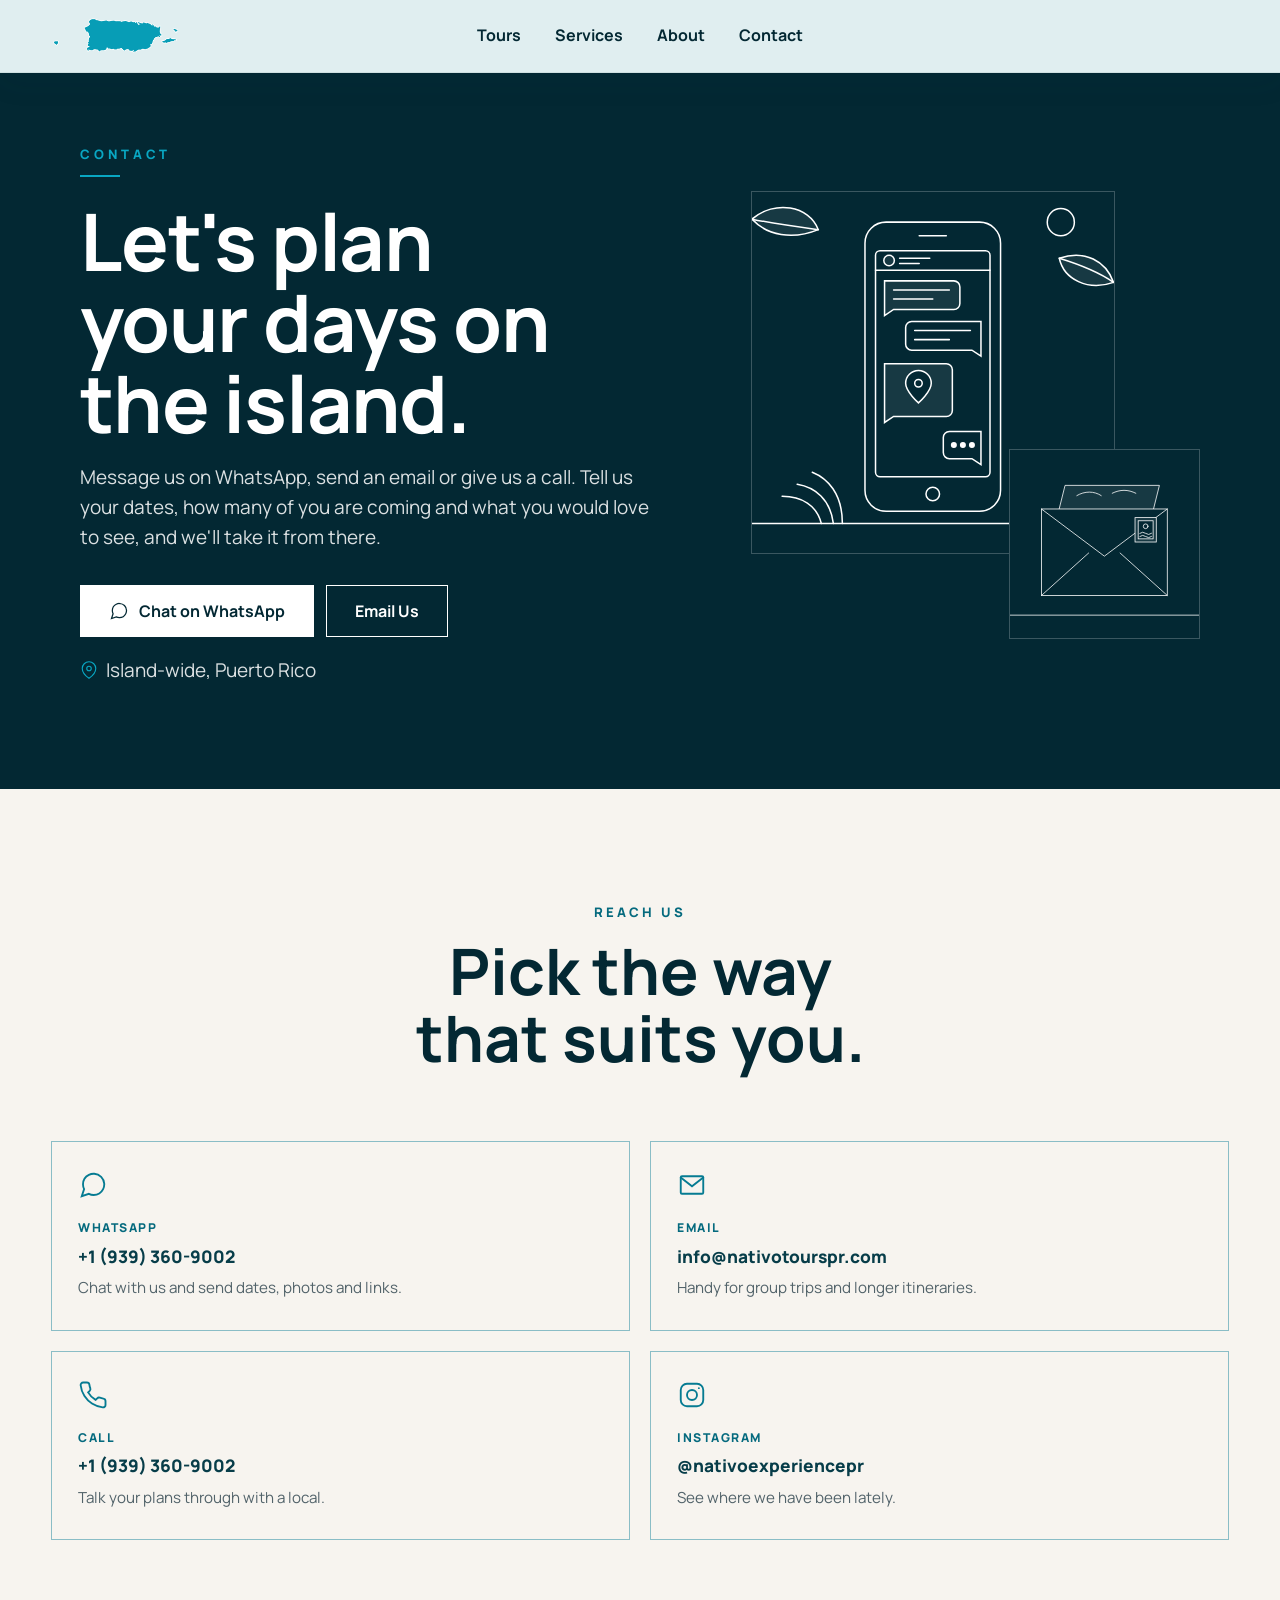
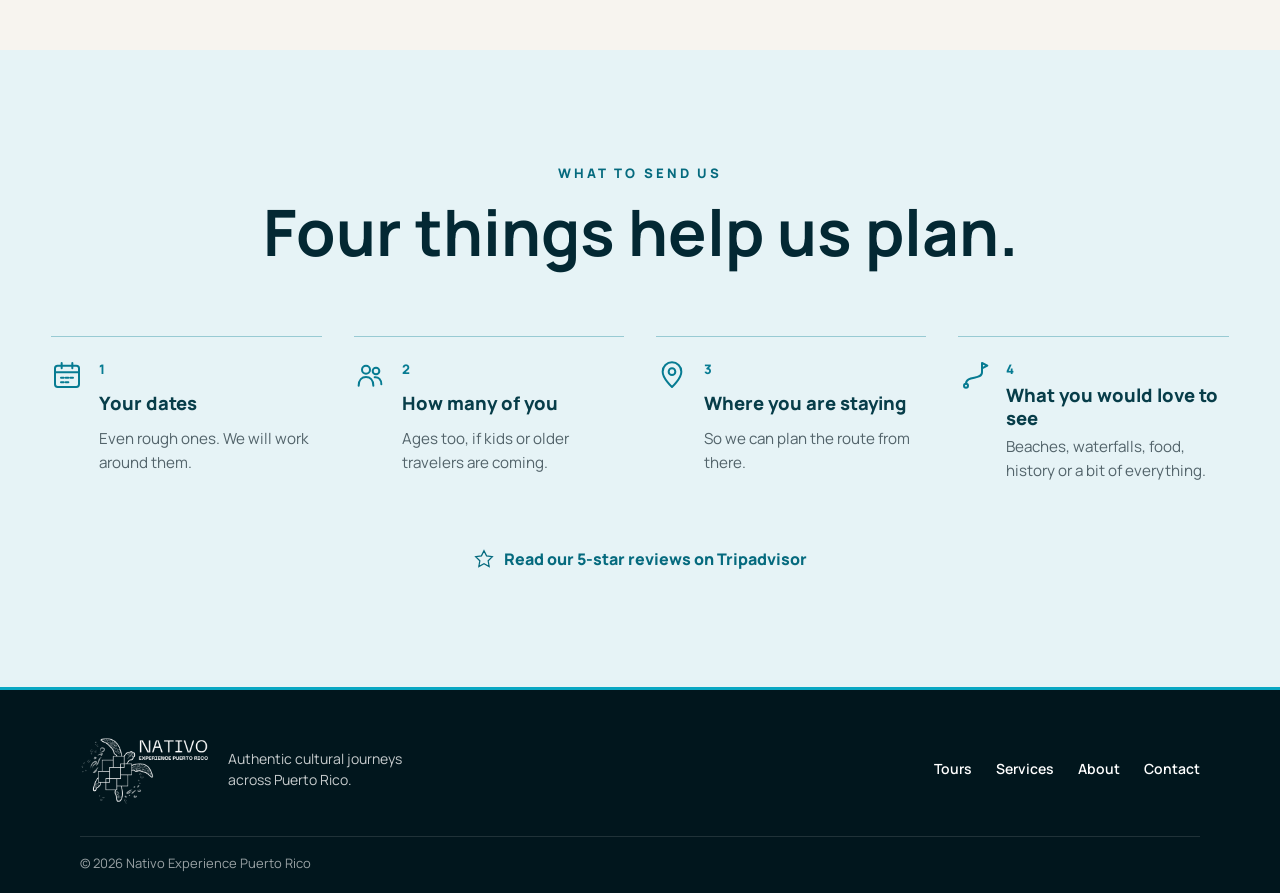
<file: contact.html>
<!DOCTYPE html>
<html lang="en">
<head>

<meta charset="UTF-8">
<meta name="viewport" content="width=device-width, initial-scale=1.0">

<title>Contact | Nativo Experience Puerto Rico</title>

<meta
name="description"
content="Plan your Puerto Rico trip with Nativo Experience: chat on WhatsApp, email or call us, and we will shape the days around what you love.">

<link rel="preconnect" href="https://fonts.googleapis.com">
<link rel="preconnect" href="https://fonts.gstatic.com" crossorigin>

<link
href="https://fonts.googleapis.com/css2?family=Manrope:wght@300;400;500;600;700;800&display=swap"
rel="stylesheet">

<link rel="icon" type="image/png" sizes="32x32" href="assets/favicon-32.png?v=20260924a">
<link rel="apple-touch-icon" href="assets/favicon-180.png?v=20260924a">
<script>
/* Tema de Halloween: se enciende solo hasta el 31 de octubre de 2026 (ver halloween.css) */
if (new Date() < new Date(2026, 10, 1)) {
  document.documentElement.classList.add("halloween");
  document.head.insertAdjacentHTML("beforeend", '<link rel="stylesheet" href="https://fonts.googleapis.com/css2?family=Anton&family=Special+Elite&display=swap">');
}
</script>
<link rel="stylesheet" href="styles.css?v=20261113c">
<link rel="stylesheet" href="halloween.css?v=20261113c">

</head>

<body class="contact-page">

<a class="salto-al-contenido" href="#contenido">Skip to main content</a>

<header class="site-header">

  <div class="container nav-wrap">

    <a class="brand" href="index.html#home" aria-label="Nativo Experience Puerto Rico">
      <img
        class="nav-island-logo"
        src="assets/pr-island.png"
        alt="Puerto Rico"
      >
    </a>

    <button
      class="menu-toggle"
      type="button"
      aria-expanded="false"
      aria-controls="primary-nav"
      aria-label="Menu"
    >
      <span></span>
      <span></span>
      <span></span>
    </button>

    <nav class="primary-nav" id="primary-nav">

      <ul class="nav-links">


        <li><a href="tours.html">Tours</a></li>

        <li><a href="services.html">Services</a></li>

        <li><a href="about.html">About</a></li>

        <li><a href="contact.html" aria-current="page">Contact</a></li>

      </ul>

    </nav>

  </div>

</header>


<main id="contenido">

<!-- ==========================================
CONTACT · PÁGINA PROPIA

El mismo Let's Plan que el home, servicios y About,
como página: el titular es el h1 y la sección baja lo
que ocupa la cabecera fija. Dibujos propios: el chat
de WhatsApp y el sobre.
========================================== -->

<section id="contact" class="cierre cierre-pagina">

  <div class="cierre-wrap cierre-grid">

    <div class="cierre-texto">

      <span class="eyebrow">CONTACT</span>

      <h1>Let's plan your days on the island.</h1>

      <p>
        Message us on WhatsApp, send an email or give us a call. Tell us your
        dates, how many of you are coming and what you would love to see, and
        we'll take it from there.
      </p>

      <div class="cierre-botones">

        <a
          class="cierre-boton cierre-boton-blanco"
          href="https://wa.me/19393609002"
          target="_blank"
          rel="noopener noreferrer"><svg viewBox="0 0 24 24" fill="none" stroke="currentColor" stroke-width="1.5" stroke-linecap="round" stroke-linejoin="miter" aria-hidden="true" focusable="false"><path d="M21 11.5a8.38 8.38 0 0 1-.9 3.8 8.5 8.5 0 0 1-7.6 4.7 8.38 8.38 0 0 1-3.8-.9L3 21l1.9-5.7a8.38 8.38 0 0 1-.9-3.8 8.5 8.5 0 0 1 4.7-7.6 8.38 8.38 0 0 1 3.8-.9h.5a8.48 8.48 0 0 1 8 8v.5z"/></svg>Chat on WhatsApp</a>

        <a
          class="cierre-boton cierre-boton-contorno"
          href="mailto:info@nativotourspr.com">Email Us</a>

      </div>

      <p class="contacto-lugar"><svg viewBox="0 0 24 24" fill="none" stroke="currentColor" stroke-width="1.5" stroke-linecap="round" stroke-linejoin="miter" aria-hidden="true" focusable="false"><path d="M21 10c0 7-9 13-9 13s-9-6-9-13a9 9 0 0 1 18 0z"/><circle cx="12" cy="10" r="3"/></svg><span>Island-wide, Puerto Rico</span></p>

    </div>

    <div class="cierre-dibujos">

      <div class="cierre-dibujo cierre-dibujo-grande"><svg focusable="false" viewBox="0 0 480 480" role="img" aria-label="A phone showing a WhatsApp conversation with a shared location pin and a reply being typed." style="color: var(--il-line, #09a7c3)">
<g style="fill: none; stroke: currentColor; stroke-width: 2; stroke-linejoin: miter; stroke-linecap: round; stroke-miterlimit: 10">
<rect x="-2" y="-2" width="484" height="484" style="fill: var(--il-fill, #ffffff)"></rect>
<path d="M0 36 C30 10 76 18 88 50 C54 64 20 58 0 36 Z" style="fill: var(--il-shade, #d6e9e9)"></path>
<path d="M0 36 C28 42 58 46 88 50"></path>
<path d="M480 120 C446 132 414 116 408 88 C442 76 470 92 480 120 Z" style="fill: var(--il-shade, #d6e9e9)"></path>
<path d="M480 120 C460 106 434 96 408 88"></path>
<circle cx="410" cy="40" r="18"></circle>
<path d="M0 440 H480"></path>
<rect x="150" y="40" width="180" height="384" rx="28" style="fill: var(--il-bg, #f7f4ef)"></rect>
<rect x="164" y="78" width="152" height="300" rx="6" style="fill: var(--il-fill, #ffffff)"></rect>
<path d="M222 58 H258"></path>
<circle cx="240" cy="401" r="9"></circle>
<path d="M164 104 H316"></path>
<circle cx="182" cy="91" r="7" style="fill: var(--il-shade, #d6e9e9)"></circle>
<path d="M196 88 H236 M196 95 H222"></path>
<path d="M176 118 H268 A8 8 0 0 1 276 126 V148 A8 8 0 0 1 268 156 H188 L176 164 Z" style="fill: var(--il-shade, #d6e9e9)"></path>
<path d="M188 130 H262 M188 142 H240"></path>
<path d="M304 172 H212 A8 8 0 0 0 204 180 V202 A8 8 0 0 0 212 210 H292 L304 218 Z" style="fill: var(--il-bg, #f7f4ef)"></path>
<path d="M216 184 H290 M216 196 H262"></path>
<path d="M176 228 H258 A8 8 0 0 1 266 236 V290 A8 8 0 0 1 258 298 H188 L176 306 Z" style="fill: var(--il-shade, #d6e9e9)"></path>
<path d="M221 280 C221 280 204 265 204 254 A17 17 0 0 1 238 254 C238 265 221 280 221 280 Z" style="fill: var(--il-fill, #ffffff)"></path>
<circle cx="221" cy="254" r="5"></circle>
<path d="M304 318 H262 A8 8 0 0 0 254 326 V346 A8 8 0 0 0 262 354 H292 L304 362 Z" style="fill: var(--il-bg, #f7f4ef)"></path>
<circle cx="268" cy="336" r="3" style="fill: currentColor"></circle>
<circle cx="280" cy="336" r="3" style="fill: currentColor"></circle>
<circle cx="292" cy="336" r="3" style="fill: currentColor"></circle>
<path d="M120 440 C120 400 100 380 80 372 M108 440 C104 408 84 392 60 388 M92 440 C86 416 66 404 40 404"></path>
<path d="M360 440 C360 400 380 380 400 372 M372 440 C376 408 396 392 420 388 M388 440 C394 416 414 404 440 404"></path>
</g>
</svg></div>

      <div class="cierre-dibujo cierre-dibujo-chico"><svg focusable="false" viewBox="0 0 480 480" role="img" aria-label="A sealed envelope with a stamp, a postcard of the island tucked behind it." style="color: var(--il-line, #09a7c3)">
<g style="fill: none; stroke: currentColor; stroke-width: 2; stroke-linejoin: miter; stroke-linecap: round; stroke-miterlimit: 10">
<rect x="-2" y="-2" width="484" height="484" style="fill: var(--il-fill, #ffffff)"></rect>
<path d="M120 170 L140 90 H380 L360 170" style="fill: var(--il-shade, #d6e9e9)"></path>
<path d="M170 116 C190 104 214 104 232 116 M260 110 C280 100 300 100 320 110"></path>
<rect x="80" y="150" width="320" height="220" style="fill: var(--il-bg, #f7f4ef)"></rect>
<path d="M80 150 L240 270 L400 150"></path>
<path d="M80 370 L200 262 M400 370 L280 262"></path>
<rect x="318" y="172" width="54" height="62" style="fill: var(--il-shade, #d6e9e9)"></rect>
<rect x="326" y="180" width="38" height="46" style="fill: var(--il-fill, #ffffff)"></rect>
<circle cx="345" cy="194" r="6"></circle>
<path d="M330 212 Q337.5 206 345 212 T360 212 M330 220 Q337.5 214 345 220 T360 220"></path>
<path d="M0 420 H480"></path>
</g>
</svg></div>

    </div>

  </div>

</section>


<!-- ==========================================
CONTACT · VÍAS Y QUÉ ENVIAR

Sobre arena, como el resto del sitio: las cuatro
formas de escribirnos con el dato completo, y lo que
nos ayuda a planear. Cierra con Tripadvisor.
========================================== -->

<section class="contacto-vias" aria-labelledby="vias-titulo">

  <div class="container">

    <div class="section-title">
      <span>Reach Us</span>
      <h2 id="vias-titulo">Pick the way that suits you.</h2>
    </div>

    <ul class="contacto-vias-lista">
      <li>
        <a class="contacto-via" href="https://wa.me/19393609002?text=Hi%20Nativo%2C%20I%27d%20like%20to%20plan%20a%20trip%20around%20Puerto%20Rico." target="_blank" rel="noopener noreferrer">
          <span class="contacto-via-icono"><svg viewBox="0 0 24 24" fill="none" stroke="currentColor" stroke-width="1.5" stroke-linecap="round" stroke-linejoin="miter" aria-hidden="true" focusable="false"><path d="M21 11.5a8.38 8.38 0 0 1-.9 3.8 8.5 8.5 0 0 1-7.6 4.7 8.38 8.38 0 0 1-3.8-.9L3 21l1.9-5.7a8.38 8.38 0 0 1-.9-3.8 8.5 8.5 0 0 1 4.7-7.6 8.38 8.38 0 0 1 3.8-.9h.5a8.48 8.48 0 0 1 8 8v.5z"/></svg></span>
          <span class="contacto-via-nombre">WhatsApp</span>
          <span class="contacto-via-dato">+1 (939) 360-9002</span>
          <span class="contacto-via-nota">Chat with us and send dates, photos and links.</span>
        </a>
      </li>

      <li>
        <a class="contacto-via" href="mailto:info@nativotourspr.com?subject=Trip%20Planning">
          <span class="contacto-via-icono"><svg viewBox="0 0 24 24" fill="none" stroke="currentColor" stroke-width="1.5" stroke-linecap="round" stroke-linejoin="miter" aria-hidden="true" focusable="false"><rect x="3" y="5" width="18" height="14" rx="1"/><path d="M3 6l9 7 9-7"/></svg></span>
          <span class="contacto-via-nombre">Email</span>
          <span class="contacto-via-dato">info@nativotourspr.com</span>
          <span class="contacto-via-nota">Handy for group trips and longer itineraries.</span>
        </a>
      </li>

      <li>
        <a class="contacto-via" href="tel:+19393609002">
          <span class="contacto-via-icono"><svg viewBox="0 0 24 24" fill="none" stroke="currentColor" stroke-width="1.5" stroke-linecap="round" stroke-linejoin="miter" aria-hidden="true" focusable="false"><path d="M22 16.92v3a2 2 0 0 1-2.18 2 19.79 19.79 0 0 1-8.63-3.07 19.5 19.5 0 0 1-6-6A19.79 19.79 0 0 1 2.12 4.18 2 2 0 0 1 4.11 2h3a2 2 0 0 1 2 1.72c.13.96.36 1.9.7 2.81a2 2 0 0 1-.45 2.11L8.09 9.91a16 16 0 0 0 6 6l1.27-1.27a2 2 0 0 1 2.11-.45c.9.34 1.85.57 2.81.7A2 2 0 0 1 22 16.92z"/></svg></span>
          <span class="contacto-via-nombre">Call</span>
          <span class="contacto-via-dato">+1 (939) 360-9002</span>
          <span class="contacto-via-nota">Talk your plans through with a local.</span>
        </a>
      </li>

      <li>
        <a class="contacto-via" href="https://www.instagram.com/nativoexperiencepr/" target="_blank" rel="noopener noreferrer">
          <span class="contacto-via-icono"><svg viewBox="0 0 24 24" fill="none" stroke="currentColor" stroke-width="1.5" stroke-linecap="round" stroke-linejoin="miter" aria-hidden="true" focusable="false"><rect x="3" y="3" width="18" height="18" rx="5"/><circle cx="12" cy="12" r="4"/><path d="M17.5 6.5h.01"/></svg></span>
          <span class="contacto-via-nombre">Instagram</span>
          <span class="contacto-via-dato">@nativoexperiencepr</span>
          <span class="contacto-via-nota">See where we have been lately.</span>
        </a>
      </li>

    </ul>

  </div>

</section>


<section class="contacto-pasos" aria-labelledby="pasos-titulo">

  <div class="container">

    <div class="section-title">
      <span>What To Send Us</span>
      <h2 id="pasos-titulo">Four things help us plan.</h2>
    </div>

    <ol class="contacto-pasos-lista">
      <li>
        <img src="assets/tours/icon-dates.svg" width="32" height="32" alt="">
        <span class="contacto-paso-numero">1</span>
        <span class="contacto-paso-nombre">Your dates</span>
        <span class="contacto-paso-nota">Even rough ones. We will work around them.</span>
      </li>

      <li>
        <img src="assets/tours/icon-group.svg" width="32" height="32" alt="">
        <span class="contacto-paso-numero">2</span>
        <span class="contacto-paso-nombre">How many of you</span>
        <span class="contacto-paso-nota">Ages too, if kids or older travelers are coming.</span>
      </li>

      <li>
        <img src="assets/tours/icon-meet.svg" width="32" height="32" alt="">
        <span class="contacto-paso-numero">3</span>
        <span class="contacto-paso-nombre">Where you are staying</span>
        <span class="contacto-paso-nota">So we can plan the route from there.</span>
      </li>

      <li>
        <img src="assets/tours/icon-stops.svg" width="32" height="32" alt="">
        <span class="contacto-paso-numero">4</span>
        <span class="contacto-paso-nombre">What you would love to see</span>
        <span class="contacto-paso-nota">Beaches, waterfalls, food, history or a bit of everything.</span>
      </li>

    </ol>

    <p class="contacto-resenas">
      <a href="https://www.tripadvisor.com/Attraction_Review-g147320-d28063850-Reviews-Nativo_Experiences_Puerto_Rico-San_Juan_Puerto_Rico.html" target="_blank" rel="noopener noreferrer"><svg viewBox="0 0 24 24" fill="none" stroke="currentColor" stroke-width="1.5" stroke-linecap="round" stroke-linejoin="miter" aria-hidden="true" focusable="false"><polygon points="12 2 15.09 8.26 22 9.27 17 14.14 18.18 21.02 12 17.77 5.82 21.02 7 14.14 2 9.27 8.91 8.26 12 2"/></svg><span>Read our 5-star reviews on Tripadvisor</span></a>
    </p>

  </div>

</section>

</main>


<footer class="pie">

  <div class="cierre-wrap">

    <div class="pie-fila">

      <div class="pie-marca">

        <img
          class="pie-logo"
          src="assets/logo-white.png"
          alt="Nativo Experience Puerto Rico">

        <p>Authentic cultural journeys across Puerto Rico.</p>

      </div>

      <nav aria-label="Footer">
        <ul class="pie-nav">
          <li><a href="tours.html">Tours</a></li>
          <li><a href="services.html">Services</a></li>
          <li><a href="about.html">About</a></li>
          <li><a href="contact.html">Contact</a></li>
        </ul>
      </nav>

    </div>

    <div class="pie-base">
      <p>&copy; <span data-anio>2026</span> Nativo Experience Puerto Rico</p>
    </div>

  </div>

</footer>


<script src="script.js?v=20261113c"></script>


</body>

</html>
</file>
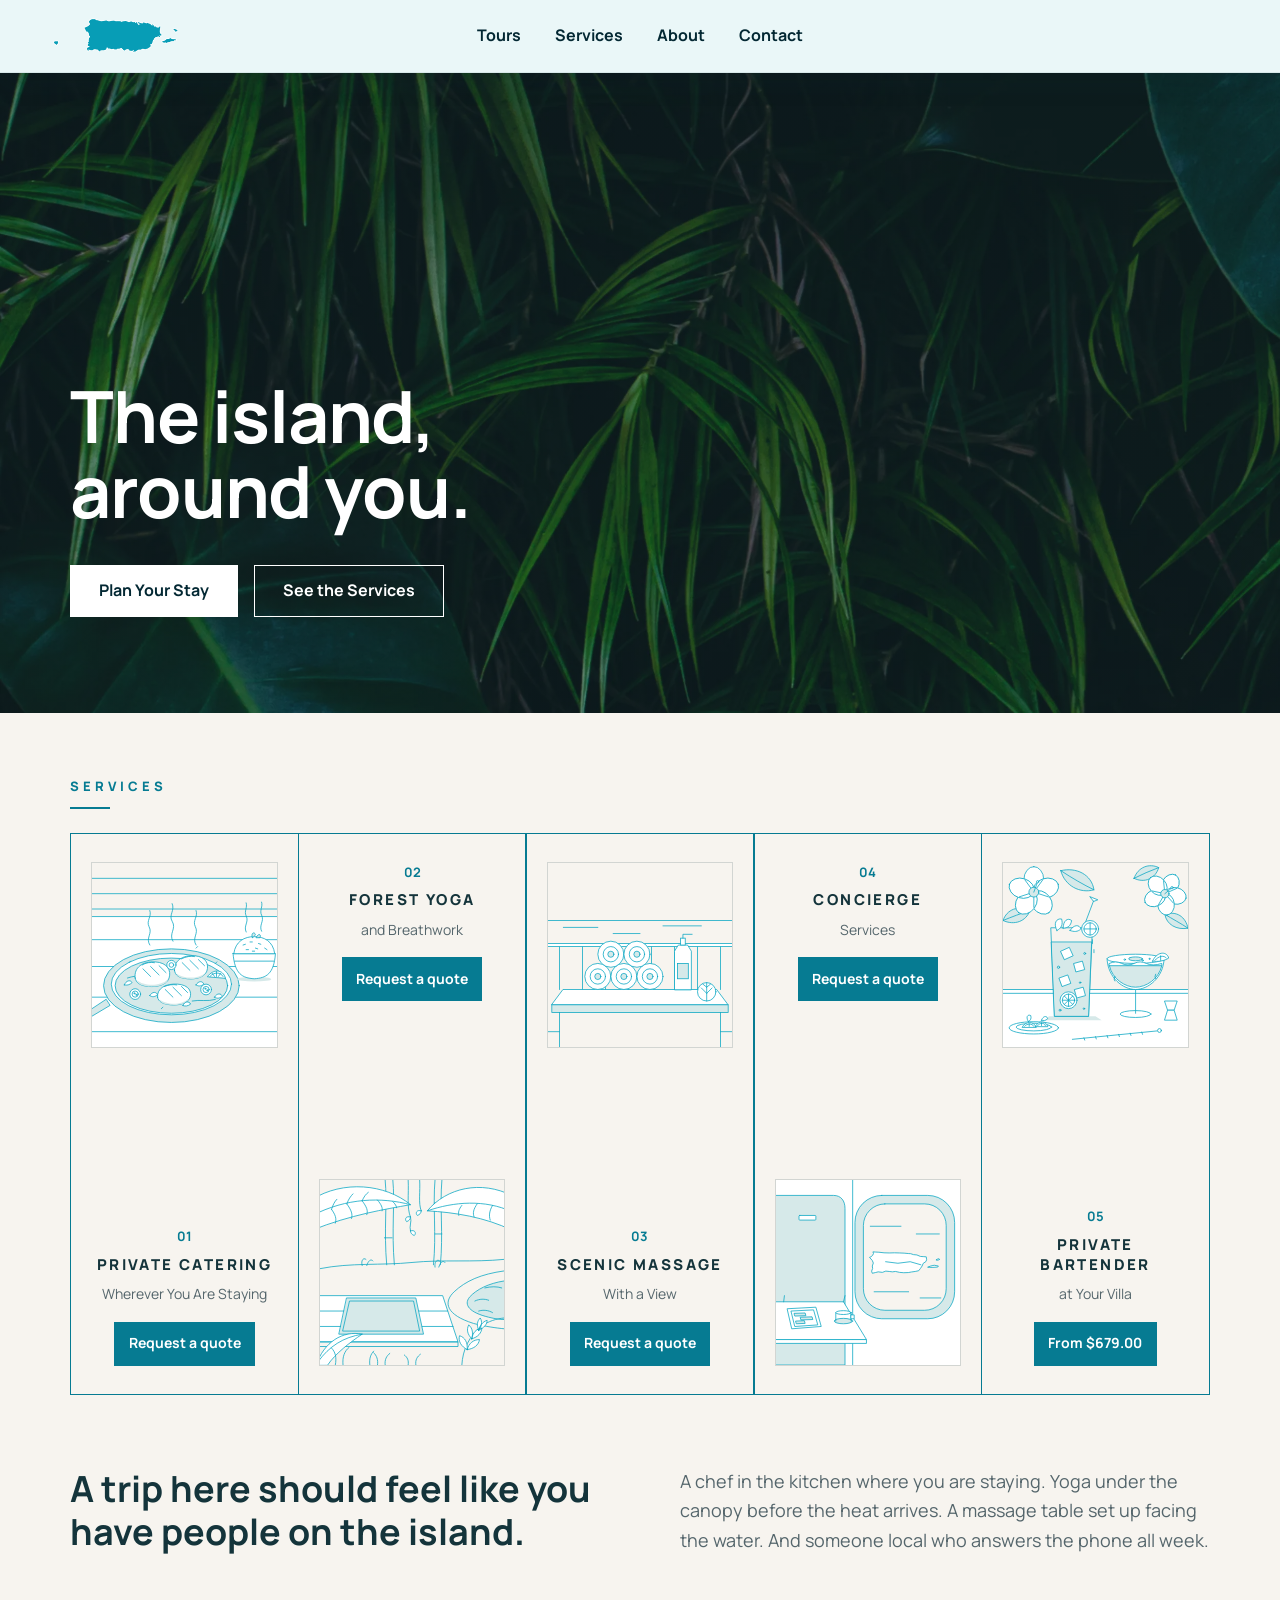
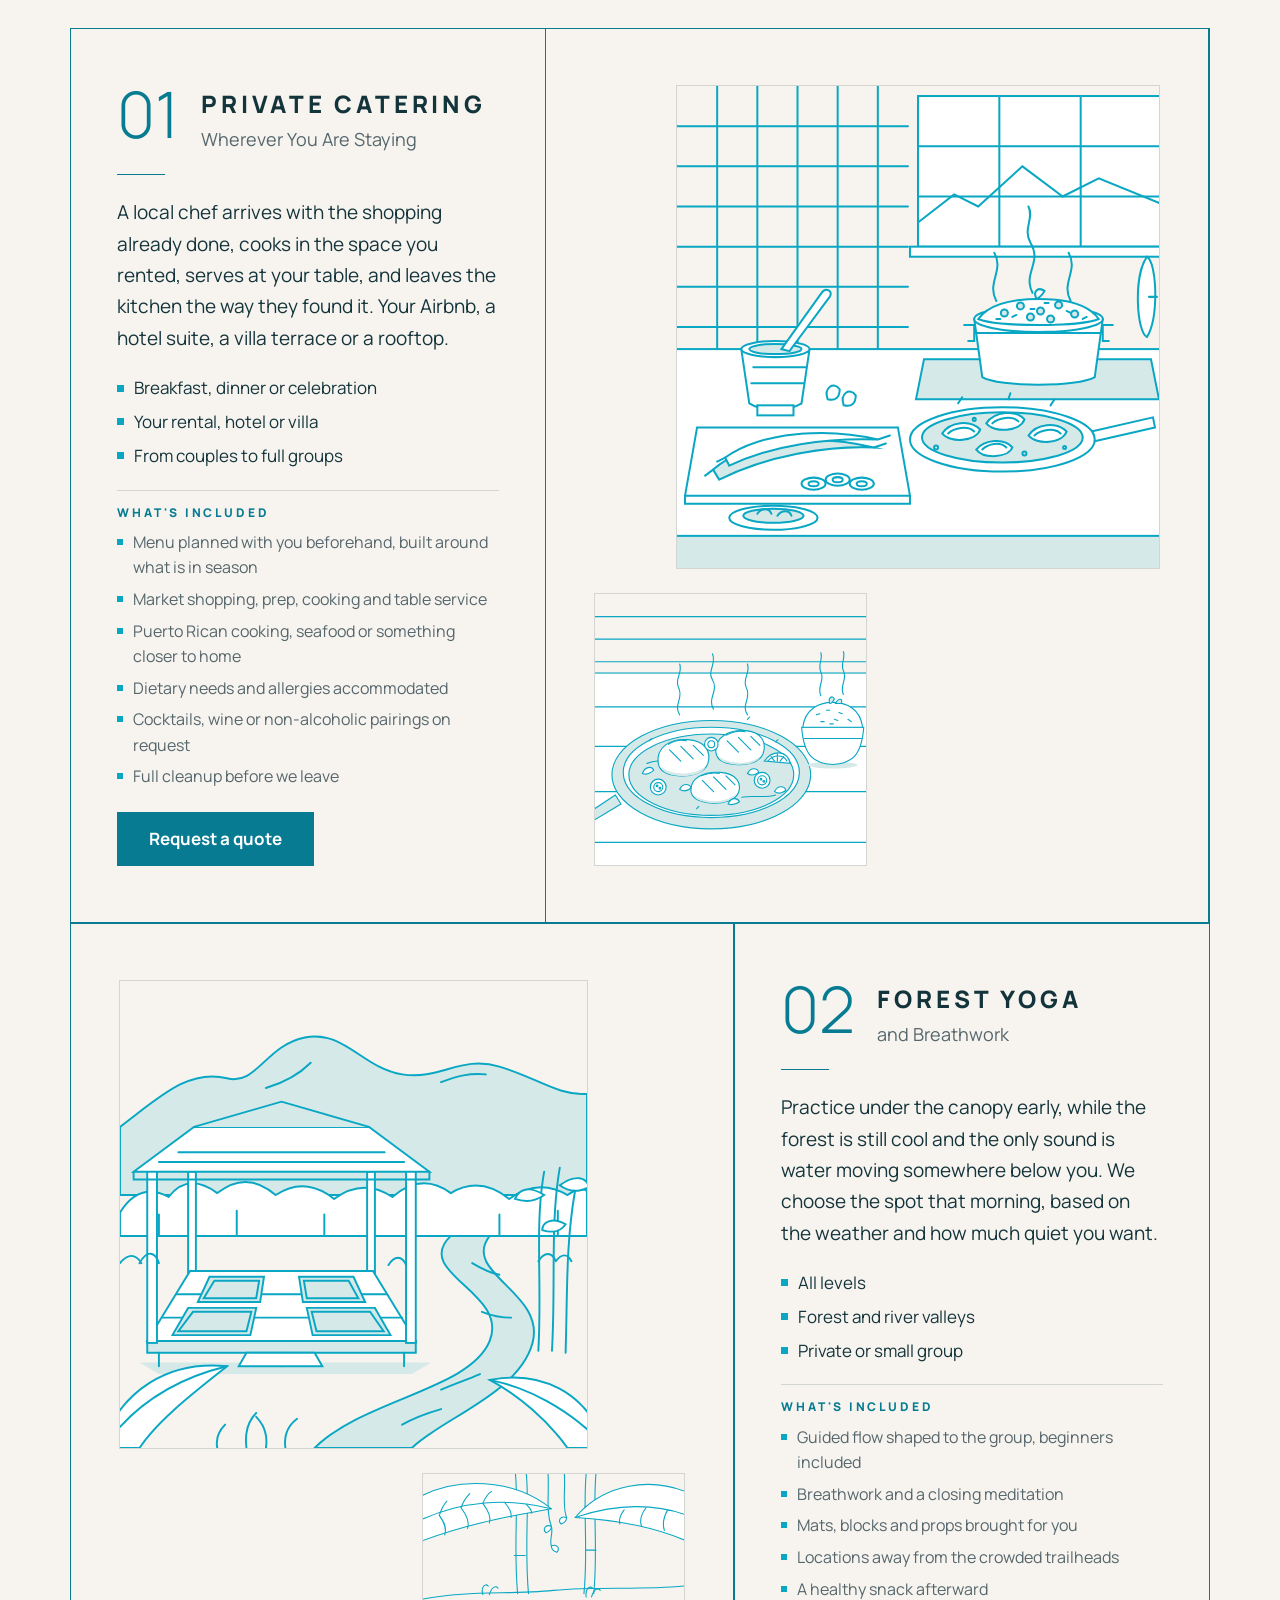
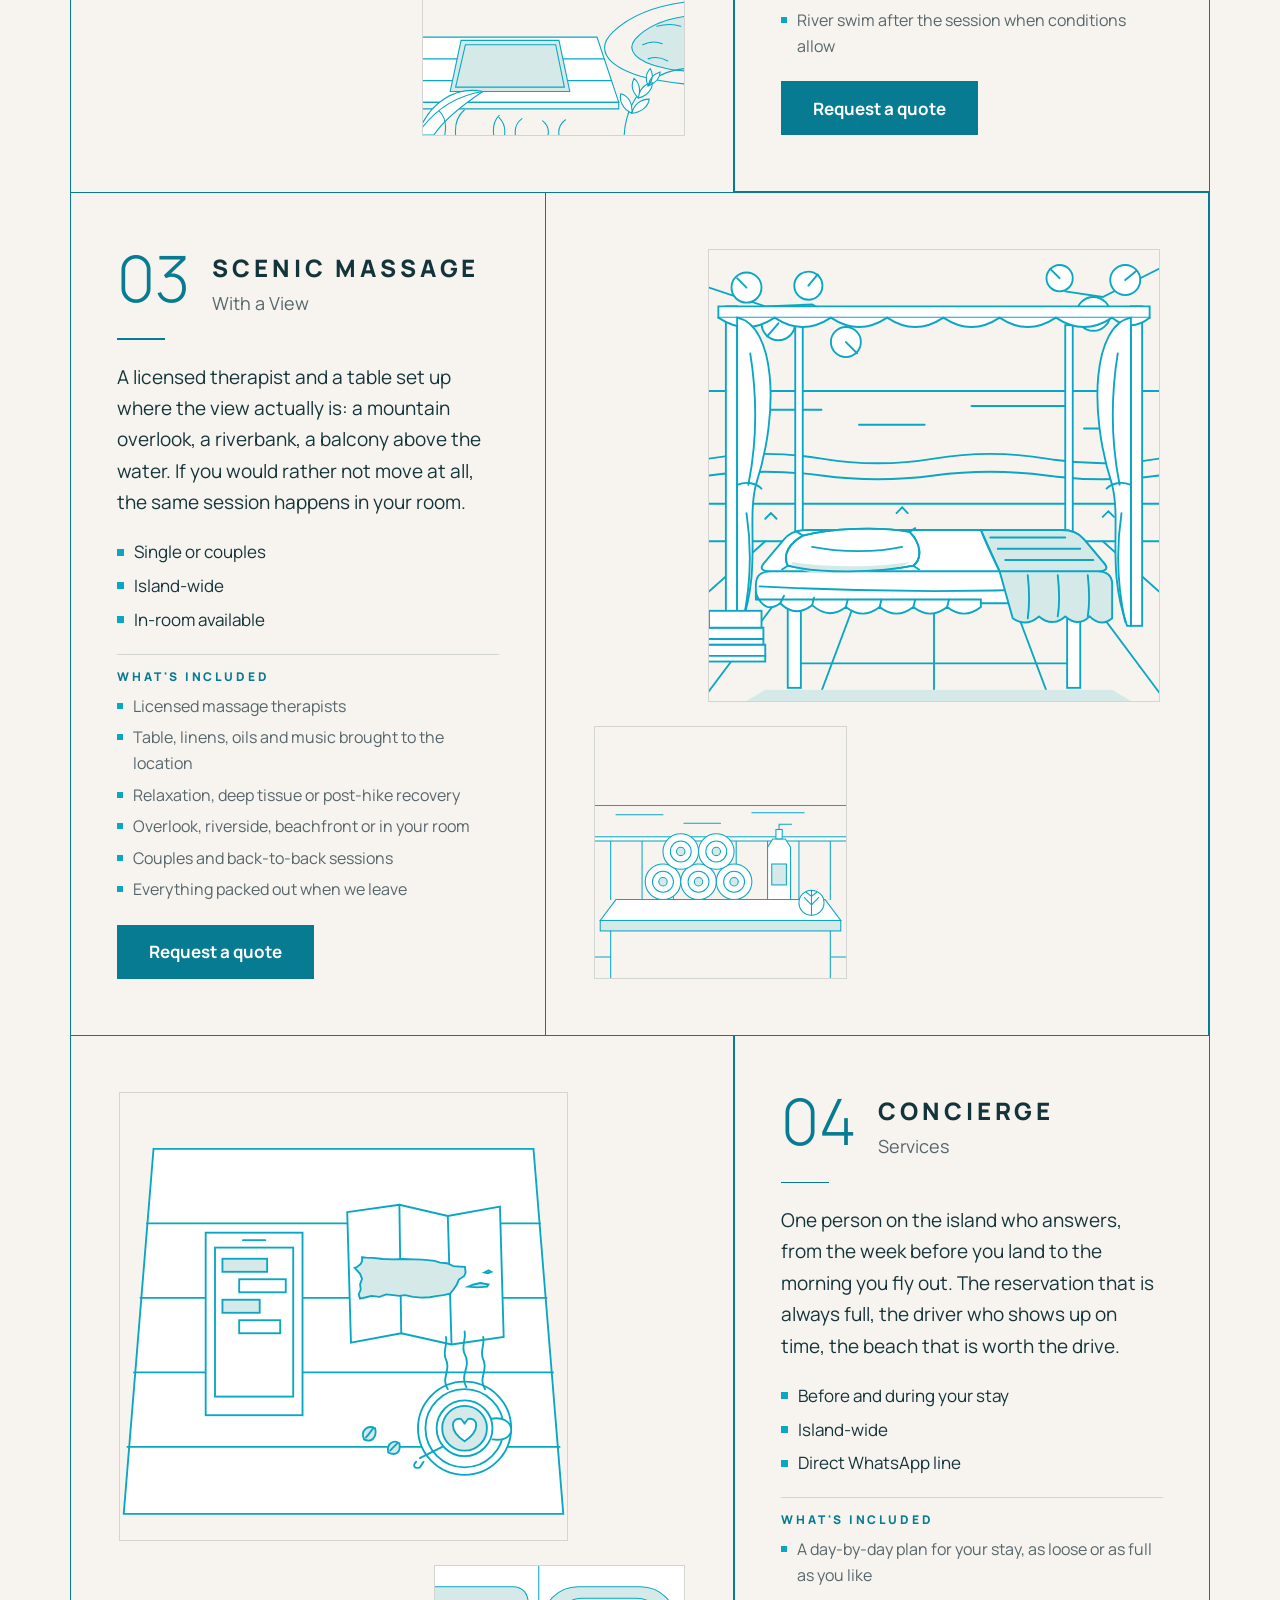
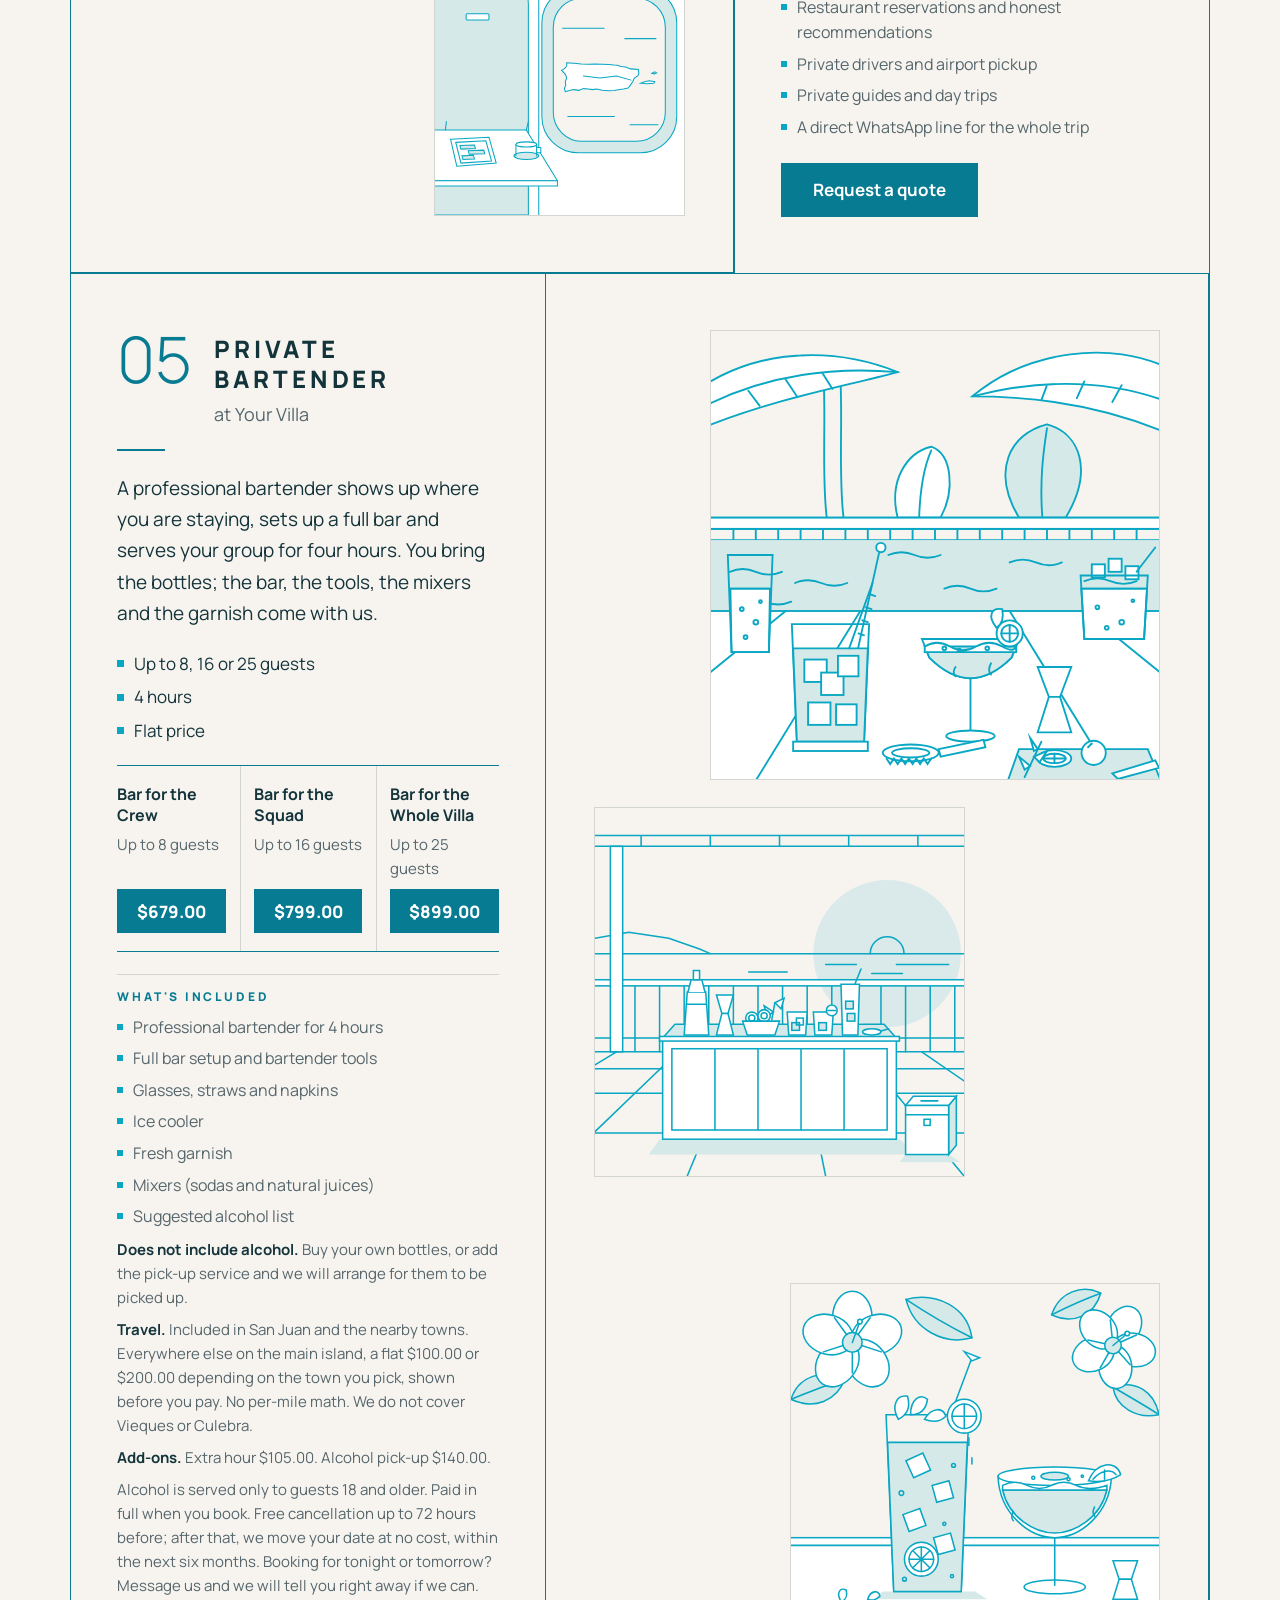
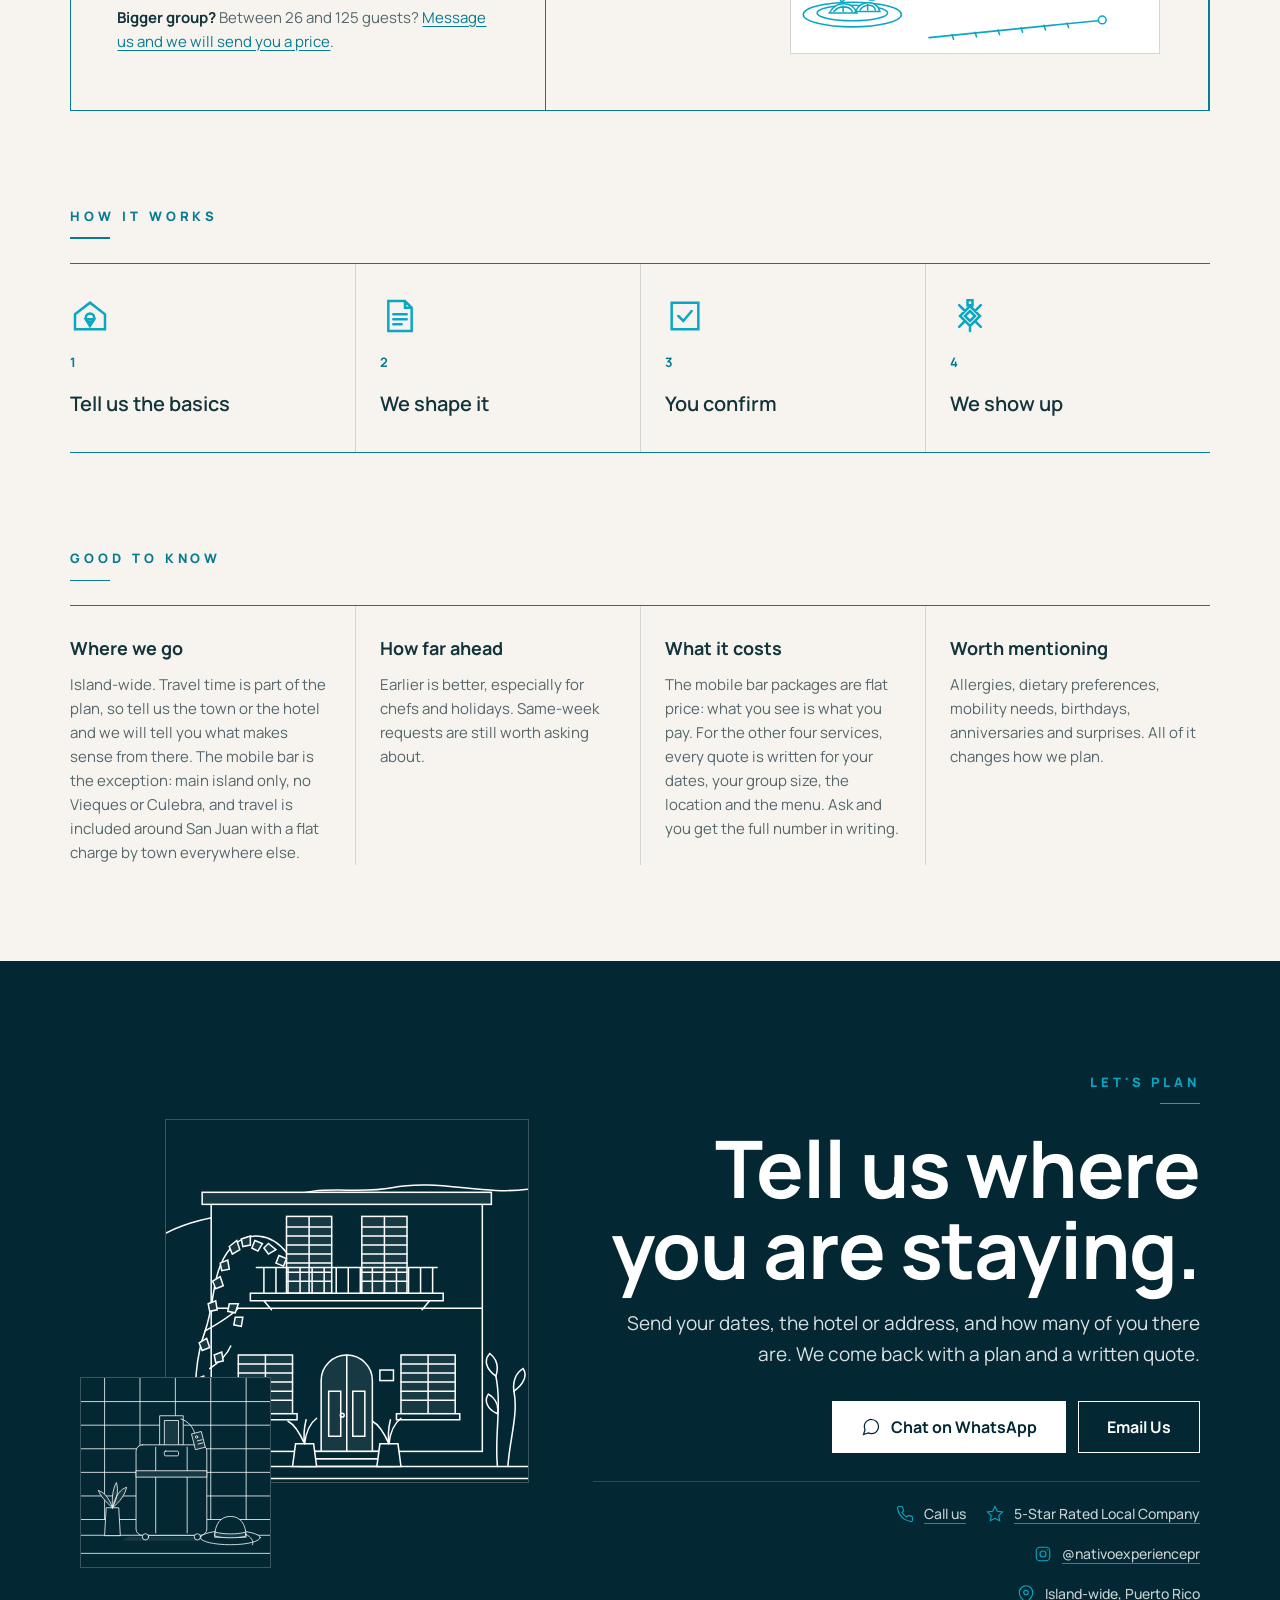
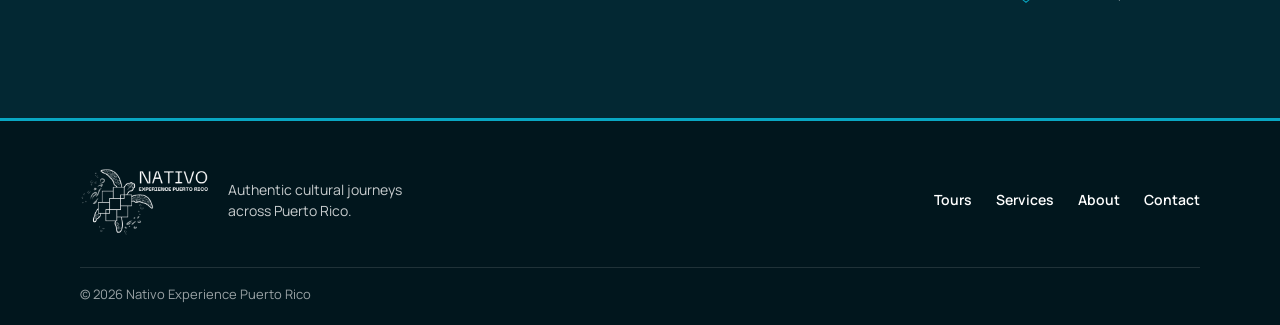
<file: services.html>
<!DOCTYPE html>
<html lang="en">
<head>

<meta charset="UTF-8">
<meta name="viewport" content="width=device-width, initial-scale=1.0">

<title>Private Services | Nativo Experience Puerto Rico</title>

<meta
name="description"
content="Private catering where you are staying, forest yoga, scenic massage and island concierge services, arranged by locals across Puerto Rico.">

<link rel="preconnect" href="https://fonts.googleapis.com">
<link rel="preconnect" href="https://fonts.gstatic.com" crossorigin>

<link
href="https://fonts.googleapis.com/css2?family=Manrope:wght@300;400;500;600;700;800&display=swap"
rel="stylesheet">

<link rel="icon" type="image/png" sizes="32x32" href="assets/favicon-32.png?v=20260924a">
<link rel="apple-touch-icon" href="assets/favicon-180.png?v=20260924a">
<script>
/* Tema de Halloween: se enciende solo hasta el 31 de octubre de 2026 (ver halloween.css) */
if (new Date() < new Date(2026, 10, 1)) {
  document.documentElement.classList.add("halloween");
  document.head.insertAdjacentHTML("beforeend", '<link rel="stylesheet" href="https://fonts.googleapis.com/css2?family=Anton&family=Special+Elite&display=swap">');
}
</script>
<link rel="stylesheet" href="styles.css?v=20261113c">
<link rel="stylesheet" href="services.css?v=20261113c">
<link rel="stylesheet" href="halloween.css?v=20261113c">

</head>

<body class="services-page">

<a class="salto-al-contenido" href="#contenido">Skip to main content</a>

<header class="site-header">

  <div class="container nav-wrap">

    <a class="brand" href="index.html#home" aria-label="Nativo Experience Puerto Rico">
      <img
        class="nav-island-logo"
        src="assets/pr-island.png"
        alt="Puerto Rico"
      >
    </a>

    <button
      class="menu-toggle"
      type="button"
      aria-expanded="false"
      aria-controls="primary-nav"
      aria-label="Menu"
    >
      <span></span>
      <span></span>
      <span></span>
    </button>

    <nav class="primary-nav" id="primary-nav">

      <ul class="nav-links">


        <li><a href="tours.html">Tours</a></li>

        <li><a href="services.html" aria-current="page">Services</a></li>

        <li><a href="about.html">About</a></li>

        <li><a href="contact.html">Contact</a></li>


      </ul>

    </nav>

  </div>

</header>


<main id="contenido">

<!-- ==========================================
HERO FIJO

Se queda pegado arriba y la hoja de arena que viene
después le pasa por encima al bajar.
========================================== -->

<section class="svc-hero">

  <div class="svc-wrap svc-hero-inner">

    <h1>The island, around you.</h1>

    <div class="svc-hero-actions">

      <a class="svc-button svc-button-light" href="#inquire">
        Plan Your Stay
      </a>

      <a class="svc-button svc-button-ghost" href="#carta">
        See the Services
      </a>

    </div>

  </div>

</section>


<div class="svc-sheet">

<!-- ==========================================
CARTA RESUMIDA

Celular: cinco filas con ícono. Escritorio: cinco
franjas con la escena y el botón de cada servicio.
========================================== -->

<nav class="svc-carta" id="carta" aria-labelledby="carta-titulo">

  <div class="svc-wrap">

    <h2 class="svc-section-title" id="carta-titulo">Services</h2>

    <ol class="svc-carta-list">

      <li>
        <a class="svc-carta-scene" href="#catering" tabindex="-1" aria-hidden="true">
          <img src="assets/services/service-01-catering-alt.svg?v=20260928a" width="216" height="216" alt="" loading="lazy">
        </a>
        <a class="svc-carta-link" href="#catering">
          <img class="svc-carta-icon" src="assets/services/icon-01-catering.svg" width="28" height="28" alt="">
          <span class="svc-carta-number">01</span>
          <span class="svc-carta-name">Private Catering</span>
          <span class="svc-carta-sub">Wherever You Are Staying</span>
        </a>
        <a
          class="svc-carta-action"
          href="https://wa.me/19393609002?text=Hi%20Nativo%2C%20I%27d%20like%20a%20quote%20for%20private%20catering%20where%20I%27m%20staying%20in%20Puerto%20Rico."
          target="_blank"
          rel="noopener noreferrer">Request a quote</a>
      </li>

      <li>
        <a class="svc-carta-scene" href="#forest-yoga" tabindex="-1" aria-hidden="true">
          <img src="assets/services/service-02-yoga-alt.svg" width="216" height="216" alt="" loading="lazy">
        </a>
        <a class="svc-carta-link" href="#forest-yoga">
          <img class="svc-carta-icon" src="assets/services/icon-02-yoga.svg" width="28" height="28" alt="">
          <span class="svc-carta-number">02</span>
          <span class="svc-carta-name">Forest Yoga</span>
          <span class="svc-carta-sub">and Breathwork</span>
        </a>
        <a
          class="svc-carta-action"
          href="https://wa.me/19393609002?text=Hi%20Nativo%2C%20I%27d%20like%20a%20quote%20for%20a%20forest%20yoga%20session."
          target="_blank"
          rel="noopener noreferrer">Request a quote</a>
      </li>

      <li>
        <a class="svc-carta-scene" href="#massage" tabindex="-1" aria-hidden="true">
          <img src="assets/services/service-03-massage-alt.svg" width="216" height="216" alt="" loading="lazy">
        </a>
        <a class="svc-carta-link" href="#massage">
          <img class="svc-carta-icon" src="assets/services/icon-03-massage.svg" width="28" height="28" alt="">
          <span class="svc-carta-number">03</span>
          <span class="svc-carta-name">Scenic Massage</span>
          <span class="svc-carta-sub">With a View</span>
        </a>
        <a
          class="svc-carta-action"
          href="https://wa.me/19393609002?text=Hi%20Nativo%2C%20I%27d%20like%20a%20quote%20for%20a%20scenic%20massage%20session."
          target="_blank"
          rel="noopener noreferrer">Request a quote</a>
      </li>

      <li>
        <a class="svc-carta-scene" href="#concierge" tabindex="-1" aria-hidden="true">
          <img src="assets/services/service-04-concierge-alt.svg" width="216" height="216" alt="" loading="lazy">
        </a>
        <a class="svc-carta-link" href="#concierge">
          <img class="svc-carta-icon" src="assets/services/icon-04-concierge.svg" width="28" height="28" alt="">
          <span class="svc-carta-number">04</span>
          <span class="svc-carta-name">Concierge</span>
          <span class="svc-carta-sub">Services</span>
        </a>
        <a
          class="svc-carta-action"
          href="https://wa.me/19393609002?text=Hi%20Nativo%2C%20I%27d%20like%20help%20planning%20my%20stay%20with%20your%20concierge%20service."
          target="_blank"
          rel="noopener noreferrer">Request a quote</a>
      </li>

      <li>
        <a class="svc-carta-scene" href="#mobile-bar" tabindex="-1" aria-hidden="true">
          <img src="assets/services/service-05-bar-drinks.svg?v=20260928a" width="216" height="216" alt="" loading="lazy">
        </a>
        <a class="svc-carta-link" href="#mobile-bar">
          <img class="svc-carta-icon" src="assets/services/icon-05-bar.svg" width="28" height="28" alt="">
          <span class="svc-carta-number">05</span>
          <span class="svc-carta-name">Private Bartender</span>
          <span class="svc-carta-sub">at Your Villa</span>
        </a>
        <a class="svc-carta-action" href="#mobile-bar">From $679.00</a>
      </li>

    </ol>

  </div>

</nav>


<!-- ==========================================
INTRODUCCIÓN
========================================== -->

<section class="svc-intro">

  <div class="svc-wrap svc-intro-grid">

    <h2>
      A trip here should feel like you have people on the island.
    </h2>

    <p>
      A chef in the kitchen where you are staying. Yoga under the canopy
      before the heat arrives. A massage table set up facing the water.
      And someone local who answers the phone all week.
    </p>

  </div>

</section>


<!-- ==========================================
LOS CINCO SERVICIOS

Cada servicio tiene dos columnas: el texto y las
imágenes. En el celular la columna de texto se
deshace (display:contents) y todo queda en una sola
tarjeta: título, una ilustración, etiquetas, botón y
el detalle plegado.

La entrada (svc-lead) está dos veces a propósito: en
escritorio va visible bajo el título, y en el celular
va dentro del plegable. CSS muestra solo una.
========================================== -->

<div class="svc-wrap">

<div class="svc-menu">

<!-- 01 · PRIVATE CATERING -->

<article class="svc-item" id="catering" aria-labelledby="catering-titulo">

  <div class="svc-item-copy">

    <header class="svc-item-head">
      <span class="svc-number" aria-hidden="true">01</span>
      <div>
        <h3 id="catering-titulo">Private Catering</h3>
        <p class="svc-item-sub">Wherever You Are Staying</p>
      </div>
    </header>

    <p class="svc-lead svc-lead-open">
      A local chef arrives with the shopping already done, cooks in the space
      you rented, serves at your table, and leaves the kitchen the way they
      found it. Your Airbnb, a hotel suite, a villa terrace or a rooftop.
    </p>

    <ul class="svc-tags">
      <li>Breakfast, dinner or celebration</li>
      <li>Your rental, hotel or villa</li>
      <li>From couples to full groups</li>
    </ul>

    <a
      class="svc-cta"
      href="https://wa.me/19393609002?text=Hi%20Nativo%2C%20I%27d%20like%20a%20quote%20for%20private%20catering%20where%20I%27m%20staying%20in%20Puerto%20Rico."
      target="_blank"
      rel="noopener noreferrer">Request a quote</a>

    <details class="svc-fold svc-included">
      <summary>See what's included</summary>
      <div class="svc-fold-body">
        <p class="svc-lead">
          A local chef arrives with the shopping already done, cooks in the space
          you rented, serves at your table, and leaves the kitchen the way they
          found it. Your Airbnb, a hotel suite, a villa terrace or a rooftop.
        </p>
        <h4 class="svc-included-title">What's included</h4>
        <ul class="svc-list">
          <li>Menu planned with you beforehand, built around what is in season</li>
          <li>Market shopping, prep, cooking and table service</li>
          <li>Puerto Rican cooking, seafood or something closer to home</li>
          <li>Dietary needs and allergies accommodated</li>
          <li>Cocktails, wine or non-alcoholic pairings on request</li>
          <li>Full cleanup before we leave</li>
        </ul>
      </div>
    </details>

  </div>

  <div class="svc-item-media">
    <img class="svc-fig svc-fig-mobile" src="assets/services/service-01-catering.svg" width="396" height="396" loading="lazy"
      alt="A villa kitchen with Puerto Rican cooking underway: a caldero of rice with pigeon peas steaming on the stove, tostones frying in a pan, green plantains on a cutting board and a wooden pilón with garlic, with a window to the mountains.">
    <img class="svc-fig" src="assets/services/service-01-catering-alt.svg?v=20260928a" width="216" height="216" loading="lazy"
      alt="A sizzling skillet of glazed chicken with cherry tomatoes, herbs and lemon, steam rising, next to a steaming bowl of rice on a wooden table.">
  </div>

</article>


<!-- 02 · FOREST YOGA -->

<article class="svc-item" id="forest-yoga" aria-labelledby="forest-yoga-titulo">

  <div class="svc-item-copy">

    <header class="svc-item-head">
      <span class="svc-number" aria-hidden="true">02</span>
      <div>
        <h3 id="forest-yoga-titulo">Forest Yoga</h3>
        <p class="svc-item-sub">and Breathwork</p>
      </div>
    </header>

    <p class="svc-lead svc-lead-open">
      Practice under the canopy early, while the forest is still cool and
      the only sound is water moving somewhere below you. We choose the spot
      that morning, based on the weather and how much quiet you want.
    </p>

    <ul class="svc-tags">
      <li>All levels</li>
      <li>Forest and river valleys</li>
      <li>Private or small group</li>
    </ul>

    <a
      class="svc-cta"
      href="https://wa.me/19393609002?text=Hi%20Nativo%2C%20I%27d%20like%20a%20quote%20for%20a%20forest%20yoga%20session."
      target="_blank"
      rel="noopener noreferrer">Request a quote</a>

    <details class="svc-fold svc-included">
      <summary>See what's included</summary>
      <div class="svc-fold-body">
        <p class="svc-lead">
          Practice under the canopy early, while the forest is still cool and
          the only sound is water moving somewhere below you. We choose the spot
          that morning, based on the weather and how much quiet you want.
        </p>
        <h4 class="svc-included-title">What's included</h4>
        <ul class="svc-list">
          <li>Guided flow shaped to the group, beginners included</li>
          <li>Breathwork and a closing meditation</li>
          <li>Mats, blocks and props brought for you</li>
          <li>Locations away from the crowded trailheads</li>
          <li>A healthy snack afterward</li>
          <li>River swim after the session when conditions allow</li>
        </ul>
      </div>
    </details>

  </div>

  <div class="svc-item-media">
    <img class="svc-fig svc-fig-mobile" src="assets/services/service-02-yoga.svg" width="396" height="396" loading="lazy"
      alt="A wide view of an open-air wooden yoga pavilion with four mats laid out in a forest clearing, a river winding past, rainforest canopy and mountain peaks behind.">
    <img class="svc-fig" src="assets/services/service-02-yoga-alt.svg" width="216" height="216" loading="lazy"
      alt="A yoga mat laid out on a wooden deck in a lush tropical forest clearing, with a river curving past, banana leaves, elephant ears, ferns and hanging vines all around.">
  </div>

</article>


<!-- 03 · SCENIC MASSAGE
     En el celular va la escena alterna (toallas y aceite),
     no la de la mesa. -->

<article class="svc-item" id="massage" aria-labelledby="massage-titulo">

  <div class="svc-item-copy">

    <header class="svc-item-head">
      <span class="svc-number" aria-hidden="true">03</span>
      <div>
        <h3 id="massage-titulo">Scenic Massage</h3>
        <p class="svc-item-sub">With a View</p>
      </div>
    </header>

    <p class="svc-lead svc-lead-open">
      A licensed therapist and a table set up where the view actually is: a
      mountain overlook, a riverbank, a balcony above the water. If you would
      rather not move at all, the same session happens in your room.
    </p>

    <ul class="svc-tags">
      <li>Single or couples</li>
      <li>Island-wide</li>
      <li>In-room available</li>
    </ul>

    <a
      class="svc-cta"
      href="https://wa.me/19393609002?text=Hi%20Nativo%2C%20I%27d%20like%20a%20quote%20for%20a%20scenic%20massage%20session."
      target="_blank"
      rel="noopener noreferrer">Request a quote</a>

    <details class="svc-fold svc-included">
      <summary>See what's included</summary>
      <div class="svc-fold-body">
        <p class="svc-lead">
          A licensed therapist and a table set up where the view actually is: a
          mountain overlook, a riverbank, a balcony above the water. If you would
          rather not move at all, the same session happens in your room.
        </p>
        <h4 class="svc-included-title">What's included</h4>
        <ul class="svc-list">
          <li>Licensed massage therapists</li>
          <li>Table, linens, oils and music brought to the location</li>
          <li>Relaxation, deep tissue or post-hike recovery</li>
          <li>Overlook, riverside, beachfront or in your room</li>
          <li>Couples and back-to-back sessions</li>
          <li>Everything packed out when we leave</li>
        </ul>
      </div>
    </details>

  </div>

  <div class="svc-item-media">
    <img class="svc-fig" src="assets/services/service-03-massage.svg" width="396" height="396" loading="lazy"
      alt="A plush massage table under an open beach cabana with tied-back curtains, dressed with a soft sheet, a pillow and a folded throw, with a stack of towels beside it and the waves beyond.">
    <img class="svc-fig svc-fig-mobile" src="assets/services/service-03-massage-alt.svg" width="216" height="216" loading="lazy"
      alt="Rolled towels stacked beside a bottle of massage oil and a sea grape leaf on a low wooden table, with the sea behind the terrace railing.">
  </div>

</article>


<!-- 04 · CONCIERGE -->

<article class="svc-item" id="concierge" aria-labelledby="concierge-titulo">

  <div class="svc-item-copy">

    <header class="svc-item-head">
      <span class="svc-number" aria-hidden="true">04</span>
      <div>
        <h3 id="concierge-titulo">Concierge</h3>
        <p class="svc-item-sub">Services</p>
      </div>
    </header>

    <p class="svc-lead svc-lead-open">
      One person on the island who answers, from the week before you land to
      the morning you fly out. The reservation that is always full, the
      driver who shows up on time, the beach that is worth the drive.
    </p>

    <ul class="svc-tags">
      <li>Before and during your stay</li>
      <li>Island-wide</li>
      <li>Direct WhatsApp line</li>
    </ul>

    <a
      class="svc-cta"
      href="https://wa.me/19393609002?text=Hi%20Nativo%2C%20I%27d%20like%20help%20planning%20my%20stay%20with%20your%20concierge%20service."
      target="_blank"
      rel="noopener noreferrer">Request a quote</a>

    <details class="svc-fold svc-included">
      <summary>See what's included</summary>
      <div class="svc-fold-body">
        <p class="svc-lead">
          One person on the island who answers, from the week before you land to
          the morning you fly out. The reservation that is always full, the
          driver who shows up on time, the beach that is worth the drive.
        </p>
        <h4 class="svc-included-title">What's included</h4>
        <ul class="svc-list">
          <li>A day-by-day plan for your stay, as loose or as full as you like</li>
          <li>Restaurant reservations and honest recommendations</li>
          <li>Private drivers and airport pickup</li>
          <li>Private guides and day trips</li>
          <li>A direct WhatsApp line for the whole trip</li>
        </ul>
      </div>
    </details>

  </div>

  <div class="svc-item-media">
    <img class="svc-fig svc-fig-mobile" src="assets/services/service-04-concierge.svg" width="396" height="396" loading="lazy"
      alt="A terrace table seen from above with a phone showing a chat, a folded map of Puerto Rico and a steaming cup of coffee with a few coffee beans.">
    <img class="svc-fig" src="assets/services/service-04-concierge-alt.svg" width="216" height="216" loading="lazy"
      alt="Puerto Rico seen through an airplane window on arrival, with a phone showing a chat and a coffee on the seatback tray table.">
  </div>

</article>


<!-- ==========================================
05 · BARRA MÓVIL

Servicio de un aliado que Nativo revende. Todo lo que se
promete aquí sale textual de lo que ese aliado publica. No
se menciona comida, alcohol incluido, anfitrión, música,
local propio ni decoración.

Nada de lo interno sale a esta página: ni las tarifas del
aliado, ni su nombre, ni los márgenes, ni los precios de
referencia de los grupos grandes.

Cada precio es el enlace de reserva de su paquete: no hay
un botón único, porque cada paquete tiene su propio
mensaje prellenado.
========================================== -->

<article class="svc-item svc-item-bar" id="mobile-bar" aria-labelledby="mobile-bar-titulo">

  <div class="svc-item-copy">

    <header class="svc-item-head">
      <span class="svc-number" aria-hidden="true">05</span>
      <div>
        <h3 id="mobile-bar-titulo">Private Bartender</h3>
        <p class="svc-item-sub">at Your Villa</p>
      </div>
    </header>

    <p class="svc-lead svc-lead-open">
      A professional bartender shows up where you are staying, sets up a
      full bar and serves your group for four hours. You bring the
      bottles; the bar, the tools, the mixers and the garnish come with
      us.
    </p>

    <ul class="svc-tags">
      <li>Up to 8, 16 or 25 guests</li>
      <li>4 hours</li>
      <li>Flat price</li>
    </ul>

    <ul class="svc-paquetes">

      <li>
        <a
          class="svc-paquete"
          href="https://wa.me/19393609002?text=Hi%20Nativo%2C%20I%27d%20like%20to%20book%20Bar%20for%20the%20Crew%2C%20up%20to%208%20guests.%0A%0ADate%3A%0AStart%20time%3A%0AAddress%20where%20we%20are%20staying%3A%0AName%3A%0AWhatsApp%3A"
          target="_blank"
          rel="noopener noreferrer">
          <span class="svc-paquete-nombre">Bar for the Crew</span>
          <span class="svc-paquete-hasta">Up to 8 guests</span>
          <span class="svc-paquete-precio">$679.00</span>
        </a>
      </li>

      <li>
        <a
          class="svc-paquete"
          href="https://wa.me/19393609002?text=Hi%20Nativo%2C%20I%27d%20like%20to%20book%20Bar%20for%20the%20Squad%2C%20up%20to%2016%20guests.%0A%0ADate%3A%0AStart%20time%3A%0AAddress%20where%20we%20are%20staying%3A%0AName%3A%0AWhatsApp%3A"
          target="_blank"
          rel="noopener noreferrer">
          <span class="svc-paquete-nombre">Bar for the Squad</span>
          <span class="svc-paquete-hasta">Up to 16 guests</span>
          <span class="svc-paquete-precio">$799.00</span>
        </a>
      </li>

      <li>
        <a
          class="svc-paquete"
          href="https://wa.me/19393609002?text=Hi%20Nativo%2C%20I%27d%20like%20to%20book%20Bar%20for%20the%20Whole%20Villa%2C%20up%20to%2025%20guests.%0A%0ADate%3A%0AStart%20time%3A%0AAddress%20where%20we%20are%20staying%3A%0AName%3A%0AWhatsApp%3A"
          target="_blank"
          rel="noopener noreferrer">
          <span class="svc-paquete-nombre">Bar for the Whole Villa</span>
          <span class="svc-paquete-hasta">Up to 25 guests</span>
          <span class="svc-paquete-precio">$899.00</span>
        </a>
      </li>

    </ul>

    <details class="svc-fold svc-included">
      <summary>See what's included</summary>
      <div class="svc-fold-body">
        <p class="svc-lead">
          A professional bartender shows up where you are staying, sets up a
          full bar and serves your group for four hours. You bring the
          bottles; the bar, the tools, the mixers and the garnish come with
          us.
        </p>
        <h4 class="svc-included-title">What's included</h4>
        <ul class="svc-list">
          <li>Professional bartender for 4 hours</li>
          <li>Full bar setup and bartender tools</li>
          <li>Glasses, straws and napkins</li>
          <li>Ice cooler</li>
          <li>Fresh garnish</li>
          <li>Mixers (sodas and natural juices)</li>
          <li>Suggested alcohol list</li>
        </ul>

        <p class="svc-note">
          <strong>Does not include alcohol.</strong>
          Buy your own bottles, or add the pick-up service and we will
          arrange for them to be picked up.
        </p>

        <p class="svc-note">
          <strong>Travel.</strong>
          Included in San Juan and the nearby towns. Everywhere else on the
          main island, a flat $100.00 or $200.00 depending on the town you
          pick, shown before you pay. No per-mile math. We do not cover
          Vieques or Culebra.
        </p>

        <p class="svc-note">
          <strong>Add-ons.</strong>
          Extra hour $105.00. Alcohol pick-up $140.00.
        </p>

        <p class="svc-note">
          Alcohol is served only to guests 18 and older. Paid in full when
          you book. Free cancellation up to 72 hours before; after that, we
          move your date at no cost, within the next six months. Booking for tonight or tomorrow? Message us and we
          will tell you right away if we can.
        </p>

        <p class="svc-note">
          <strong>Bigger group?</strong>
          Between 26 and 125 guests?
          <a
            href="https://wa.me/19393609002?text=Hi%20Nativo%2C%20we%20are%20between%2026%20and%20125%20guests%20and%20would%20like%20a%20price%20for%20the%20mobile%20bar.%0A%0ADate%3A%0ANumber%20of%20guests%3A%0ATown%20where%20we%20are%20staying%3A"
            target="_blank"
            rel="noopener noreferrer">Message us and we will send you a price</a>.
        </p>
      </div>
    </details>

  </div>

  <div class="svc-item-media">
    <img class="svc-fig svc-fig-mobile" src="assets/services/service-05-bar-pool.svg?v=20260928d" width="396" height="396" loading="lazy"
      alt="Close view across a bar set up by a villa pool on a sunny afternoon, with tropical leaves behind: a stirred drink in a mixing glass with a bar spoon, a coupe with a lime wheel, a jigger, a strainer, an ice bucket, and limes and herbs on a cutting board.">
    <div class="svc-fig-stack">
      <img class="svc-fig" src="assets/services/service-05-bar-terrace.svg" width="186" height="186" loading="lazy"
        alt="A bar set up on a villa terrace at dusk, with a shaker, jigger, strainer, glasses, a bowl of limes and herbs, and an ice cooler beside it.">
      <img class="svc-fig" src="assets/services/service-05-bar-drinks.svg?v=20260928a" width="186" height="186" loading="lazy"
        alt="Two fresh cocktails on a bar: a tall glass with ice, citrus, mint and a straw, and a coupe with a foamy top and a lime wheel, beside a small plate of lime wedges and mint, a jigger and a bar spoon, with flor de maga blossoms behind.">
    </div>
  </div>

</article>

</div>

</div>


<!-- ==========================================
HOW IT WORKS
========================================== -->

<section class="svc-block" aria-labelledby="pasos-titulo">

  <div class="svc-wrap">

    <h2 class="svc-section-title" id="pasos-titulo">How It Works</h2>

    <ol class="svc-steps">

      <li>
        <img src="assets/services/icon-step-1-basics.svg" width="40" height="40" alt="">
        <span class="svc-step-number">1</span>
        <span class="svc-step-name">Tell us the basics</span>
      </li>

      <li>
        <img src="assets/services/icon-step-2-shape.svg" width="40" height="40" alt="">
        <span class="svc-step-number">2</span>
        <span class="svc-step-name">We shape it</span>
      </li>

      <li>
        <img src="assets/services/icon-step-3-confirm.svg" width="40" height="40" alt="">
        <span class="svc-step-number">3</span>
        <span class="svc-step-name">You confirm</span>
      </li>

      <li>
        <img src="assets/services/icon-step-4-show-up.svg" width="40" height="40" alt="">
        <span class="svc-step-number">4</span>
        <span class="svc-step-name">We show up</span>
      </li>

    </ol>

  </div>

</section>


<!-- ==========================================
GOOD TO KNOW
========================================== -->

<section class="svc-block svc-block-notes" aria-labelledby="notas-titulo">

  <div class="svc-wrap">

    <h2 class="svc-section-title" id="notas-titulo">Good To Know</h2>

    <div class="svc-notes">

      <details class="svc-fold svc-note-fold">
        <summary><h3>Where we go</h3></summary>
        <p>
          Island-wide. Travel time is part of the plan, so tell us the town or
          the hotel and we will tell you what makes sense from there. The
          mobile bar is the exception: main island only, no Vieques or
          Culebra, and travel is included around San Juan with a flat charge
          by town everywhere else.
        </p>
      </details>

      <details class="svc-fold svc-note-fold">
        <summary><h3>How far ahead</h3></summary>
        <p>
          Earlier is better, especially for chefs and holidays. Same-week
          requests are still worth asking about.
        </p>
      </details>

      <details class="svc-fold svc-note-fold">
        <summary><h3>What it costs</h3></summary>
        <p>
          The mobile bar packages are flat price: what you see is what you
          pay. For the other four services, every quote is written for your
          dates, your group size, the location and the menu. Ask and you get
          the full number in writing.
        </p>
      </details>

      <details class="svc-fold svc-note-fold">
        <summary><h3>Worth mentioning</h3></summary>
        <p>
          Allergies, dietary preferences, mobility needs, birthdays,
          anniversaries and surprises. All of it changes how we plan.
        </p>
      </details>

    </div>

  </div>

</section>


<!-- ==========================================
CIERRE
========================================== -->

<section class="cierre cierre-espejo" id="inquire">

  <div class="cierre-wrap cierre-grid">

    <div class="cierre-texto">

      <span class="eyebrow">LET'S PLAN</span>

      <h2>Tell us where you are staying.</h2>

      <p>
        Send your dates, the hotel or address, and how many of you there are.
        We come back with a plan and a written quote.
      </p>

      <div class="cierre-botones">

        <a
          class="cierre-boton cierre-boton-blanco"
          href="https://wa.me/19393609002?text=Hi%20Nativo%2C%20I%27d%20like%20to%20plan%20private%20services%20during%20my%20stay%20in%20Puerto%20Rico."
          target="_blank"
          rel="noopener noreferrer"><svg viewBox="0 0 24 24" fill="none" stroke="currentColor" stroke-width="1.5" stroke-linecap="round" stroke-linejoin="miter" aria-hidden="true" focusable="false"><path d="M21 11.5a8.38 8.38 0 0 1-.9 3.8 8.5 8.5 0 0 1-7.6 4.7 8.38 8.38 0 0 1-3.8-.9L3 21l1.9-5.7a8.38 8.38 0 0 1-.9-3.8 8.5 8.5 0 0 1 4.7-7.6 8.38 8.38 0 0 1 3.8-.9h.5a8.48 8.48 0 0 1 8 8v.5z"/></svg>Chat on WhatsApp</a>

        <a
          class="cierre-boton cierre-boton-contorno"
          href="mailto:info@nativotourspr.com?subject=Private%20Services%20Inquiry">Email Us</a>

      </div>

      <ul class="cierre-datos">

        <li>
          <a href="tel:+19393609002" aria-label="Call us at +1 (939) 360-9002"><svg viewBox="0 0 24 24" fill="none" stroke="currentColor" stroke-width="1.5" stroke-linecap="round" stroke-linejoin="miter" aria-hidden="true" focusable="false"><path d="M22 16.92v3a2 2 0 0 1-2.18 2 19.79 19.79 0 0 1-8.63-3.07 19.5 19.5 0 0 1-6-6A19.79 19.79 0 0 1 2.12 4.18 2 2 0 0 1 4.11 2h3a2 2 0 0 1 2 1.72c.13.96.36 1.9.7 2.81a2 2 0 0 1-.45 2.11L8.09 9.91a16 16 0 0 0 6 6l1.27-1.27a2 2 0 0 1 2.11-.45c.9.34 1.85.57 2.81.7A2 2 0 0 1 22 16.92z"/></svg><span>Call us</span></a>
        </li>

        <li>
          <a
            href="https://www.tripadvisor.com/Attraction_Review-g147320-d28063850-Reviews-Nativo_Experiences_Puerto_Rico-San_Juan_Puerto_Rico.html"
            target="_blank"
            rel="noopener noreferrer"><svg viewBox="0 0 24 24" fill="none" stroke="currentColor" stroke-width="1.5" stroke-linecap="round" stroke-linejoin="miter" aria-hidden="true" focusable="false"><polygon points="12 2 15.09 8.26 22 9.27 17 14.14 18.18 21.02 12 17.77 5.82 21.02 7 14.14 2 9.27 8.91 8.26 12 2"/></svg><span>5-Star Rated Local Company</span></a>
        </li>

        <li>
          <a
            href="https://www.instagram.com/nativoexperiencepr/"
            target="_blank"
            rel="noopener noreferrer"><svg viewBox="0 0 24 24" fill="none" stroke="currentColor" stroke-width="1.5" stroke-linecap="round" stroke-linejoin="miter" aria-hidden="true" focusable="false"><rect x="3" y="3" width="18" height="18" rx="5"/><circle cx="12" cy="12" r="4"/><path d="M17.5 6.5h.01"/></svg><span>@nativoexperiencepr</span></a>
        </li>

        <li>
          <span class="cierre-dato"><svg viewBox="0 0 24 24" fill="none" stroke="currentColor" stroke-width="1.5" stroke-linecap="round" stroke-linejoin="miter" aria-hidden="true" focusable="false"><path d="M21 10c0 7-9 13-9 13s-9-6-9-13a9 9 0 0 1 18 0z"/><circle cx="12" cy="10" r="3"/></svg><span>Island-wide, Puerto Rico</span></span>
        </li>

      </ul>

    </div>

    <div class="cierre-dibujos">

      <div class="cierre-dibujo cierre-dibujo-grande"><svg focusable="false" viewBox="0 0 480 480" role="img" aria-label="The front of a two-story rental house with a balcony, shuttered doors and windows, bougainvillea climbing the wall and potted plants by the door." style="color: var(--il-line, #09a7c3)">
<g style="fill: none; stroke: currentColor; stroke-width: 2; stroke-linejoin: miter; stroke-linecap: round; stroke-miterlimit: 10">
<path d="M0 150 C60 120 110 130 150 108 C200 82 250 100 300 90 C360 78 420 100 480 92"></path>
<rect x="60" y="110" width="360" height="330" style="fill: var(--il-fill, #ffffff)"></rect>
<rect x="48" y="96" width="384" height="16" style="fill: var(--il-shade, #d6e9e9)"></rect>
<path d="M60 250 H420"></path>
<rect x="160" y="128" width="60" height="102" style="fill: var(--il-shade, #d6e9e9)"></rect>
<rect x="260" y="128" width="60" height="102" style="fill: var(--il-shade, #d6e9e9)"></rect>
<path d="M160 142 H220 M160 154 H220 M160 166 H220 M160 178 H220 M160 190 H220 M160 202 H220 M160 214 H220 M190 128 V230 M260 142 H320 M260 154 H320 M260 166 H320 M260 178 H320 M260 190 H320 M260 202 H320 M260 214 H320 M290 128 V230"></path>
<path d="M120 196 H360 M130 196 V230 M146 196 V230 M162 196 V230 M178 196 V230 M194 196 V230 M210 196 V230 M226 196 V230 M242 196 V230 M258 196 V230 M274 196 V230 M290 196 V230 M306 196 V230 M322 196 V230 M338 196 V230 M354 196 V230"></path>
<rect x="112" y="230" width="256" height="10" style="fill: var(--il-fill, #ffffff)"></rect>
<path d="M130 240 L140 252 M350 240 L340 252"></path>
<rect x="96" y="312" width="72" height="78" style="fill: var(--il-shade, #d6e9e9)"></rect>
<rect x="312" y="312" width="72" height="78" style="fill: var(--il-shade, #d6e9e9)"></rect>
<path d="M96 324 H168 M96 336 H168 M96 348 H168 M96 360 H168 M96 372 H168 M132 312 V390 M312 324 H384 M312 336 H384 M312 348 H384 M312 360 H384 M312 372 H384 M348 312 V390"></path>
<rect x="90" y="390" width="84" height="8" style="fill: var(--il-fill, #ffffff)"></rect>
<rect x="306" y="390" width="84" height="8" style="fill: var(--il-fill, #ffffff)"></rect>
<path d="M206 440 V346 A34 34 0 0 1 274 346 V440 Z" style="fill: var(--il-shade, #d6e9e9)"></path>
<path d="M240 312 V440 M216 360 H232 V420 H216 Z M248 360 H264 V420 H248 Z"></path>
<circle cx="234" cy="392" r="2.5"></circle>
<rect x="284" y="332" width="18" height="14" style="fill: var(--il-fill, #ffffff)"></rect>
<rect x="190" y="440" width="100" height="10" style="fill: var(--il-fill, #ffffff)"></rect>
<rect x="178" y="450" width="124" height="10" style="fill: var(--il-fill, #ffffff)"></rect>
<path d="M0 460 H480 M0 476 H480"></path>
<path d="M168 460 L172 430 H196 L200 460 Z M280 460 L284 430 H308 L312 460 Z" style="fill: var(--il-fill, #ffffff)"></path>
<path d="M184 430 C176 412 170 404 162 400 M184 430 C186 412 192 402 200 396 M184 430 C182 416 184 406 186 398 M296 430 C288 412 282 404 274 400 M296 430 C298 412 304 402 312 396 M296 430 C294 416 296 406 298 398"></path>
<path d="M36 460 C44 400 30 340 52 280 C66 240 60 200 86 170 C108 146 140 150 160 176"></path>
<path d="M52 280 C70 270 84 262 96 250 M58 330 C70 322 80 314 86 300"></path>
<g style="fill: var(--il-shade, #d6e9e9)">
<path d="M84 168 L94 160 L98 172 L88 178 Z M100 158 L112 154 L112 166 L102 168 Z M118 160 L128 164 L122 174 L114 170 Z M136 164 L146 172 L136 178 L130 170 Z M72 190 L82 186 L84 198 L74 200 Z M62 214 L72 208 L76 220 L66 224 Z M56 244 L66 240 L68 252 L58 254 Z M84 244 L96 244 L92 256 L82 254 Z M44 296 L54 290 L58 302 L48 306 Z M64 312 L74 308 L76 320 L66 322 Z M40 344 L50 340 L52 352 L42 354 Z M150 180 L160 184 L156 194 L146 190 Z M92 262 L102 262 L100 274 L90 272 Z"></path>
</g>
<path d="M440 460 C436 420 446 380 438 340 M454 460 C456 424 468 392 462 360"></path>
<path d="M438 340 C424 330 422 318 430 310 C440 318 442 328 438 340 Z M462 360 C476 350 480 338 474 330 C464 336 460 348 462 360 Z M440 390 C426 384 422 372 428 364 C438 370 442 380 440 390 Z" style="fill: var(--il-fill, #ffffff)"></path>
</g>
</svg></div>

      <div class="cierre-dibujo cierre-dibujo-chico"><svg focusable="false" viewBox="0 0 480 480" role="img" aria-label="A packed suitcase with a luggage tag and a sun hat resting on the floor, ready to arrive." style="color: var(--il-line, #09a7c3)">
<g style="fill: none; stroke: currentColor; stroke-width: 2; stroke-linejoin: miter; stroke-linecap: round; stroke-miterlimit: 10">
<path d="M0 60 H480 M0 120 H480 M0 180 H480 M0 240 H480 M0 300 H480 M60 0 V360 M150 0 V360 M240 0 V360 M330 0 V360 M420 0 V360"></path>
<rect x="-2" y="360" width="484" height="122" style="fill: var(--il-fill, #ffffff)"></rect>
<path d="M0 400 H480 M0 446 H480"></path>
<path d="M120 404 H320 L336 414 H104 Z" style="fill: var(--il-shade, #d6e9e9); stroke: none"></path>
<path d="M200 170 V96 H260 V170 Z" style="fill: var(--il-fill, #ffffff)"></path><path d="M212 170 V108 H248 V170" style="fill: var(--il-shade, #d6e9e9)"></path>
<rect x="140" y="170" width="180" height="230" rx="16" style="fill: var(--il-fill, #ffffff)"></rect>
<path d="M190 176 V394 M270 176 V394"></path>
<rect x="140" y="236" width="180" height="16" style="fill: var(--il-shade, #d6e9e9)"></rect>
<rect x="212" y="186" width="36" height="12" rx="3" style="fill: var(--il-fill, #ffffff)"></rect>
<circle cx="164" cy="404" r="8" style="fill: var(--il-fill, #ffffff)"></circle>
<circle cx="296" cy="404" r="8" style="fill: var(--il-fill, #ffffff)"></circle>
<path d="M254 104 C274 110 286 126 290 144"></path>
<path d="M282 142 L306 136 L316 176 L292 182 Z" style="fill: var(--il-shade, #d6e9e9)"></path>
<circle cx="294" cy="150" r="3"></circle>
<path d="M296 160 L308 157 M298 168 L310 165"></path>
<ellipse cx="380" cy="406" rx="76" ry="18" style="fill: var(--il-fill, #ffffff)"></ellipse>
<path d="M340 404 C340 370 356 352 380 352 C404 352 420 370 420 404 Z" style="fill: var(--il-fill, #ffffff)"></path>
<path d="M342 392 C360 398 400 398 418 392 L419 402 C400 408 360 408 341 402 Z" style="fill: var(--il-shade, #d6e9e9)"></path>
<path d="M420 398 C432 404 440 414 436 424"></path>
<path d="M60 400 L64 330 H96 L100 400 Z" style="fill: var(--il-fill, #ffffff)"></path>
<path d="M80 330 C70 300 56 290 44 286 C50 300 60 312 80 330 Z M80 330 C88 296 102 282 116 278 C112 296 100 314 80 330 Z M80 330 C78 300 82 280 90 266 C96 284 92 308 80 330 Z" style="fill: var(--il-shade, #d6e9e9)"></path>
</g>
</svg></div>

    </div>

  </div>

</section>

</div>

</main>


<footer class="pie">

  <div class="cierre-wrap">

    <div class="pie-fila">

      <div class="pie-marca">

        <img
          class="pie-logo"
          src="assets/logo-white.png"
          alt="Nativo Experience Puerto Rico">

        <p>Authentic cultural journeys across Puerto Rico.</p>

      </div>

      <nav aria-label="Footer">
        <ul class="pie-nav">
          <li><a href="tours.html">Tours</a></li>
          <li><a href="services.html">Services</a></li>
          <li><a href="about.html">About</a></li>
          <li><a href="contact.html">Contact</a></li>
        </ul>
      </nav>

    </div>

    <div class="pie-base">
      <p>&copy; <span data-anio>2026</span> Nativo Experience Puerto Rico</p>
    </div>

  </div>

</footer>

<script src="script.js?v=20261113c"></script>
<script src="services.js?v=20261113c"></script>

</body>

</html>
</file>
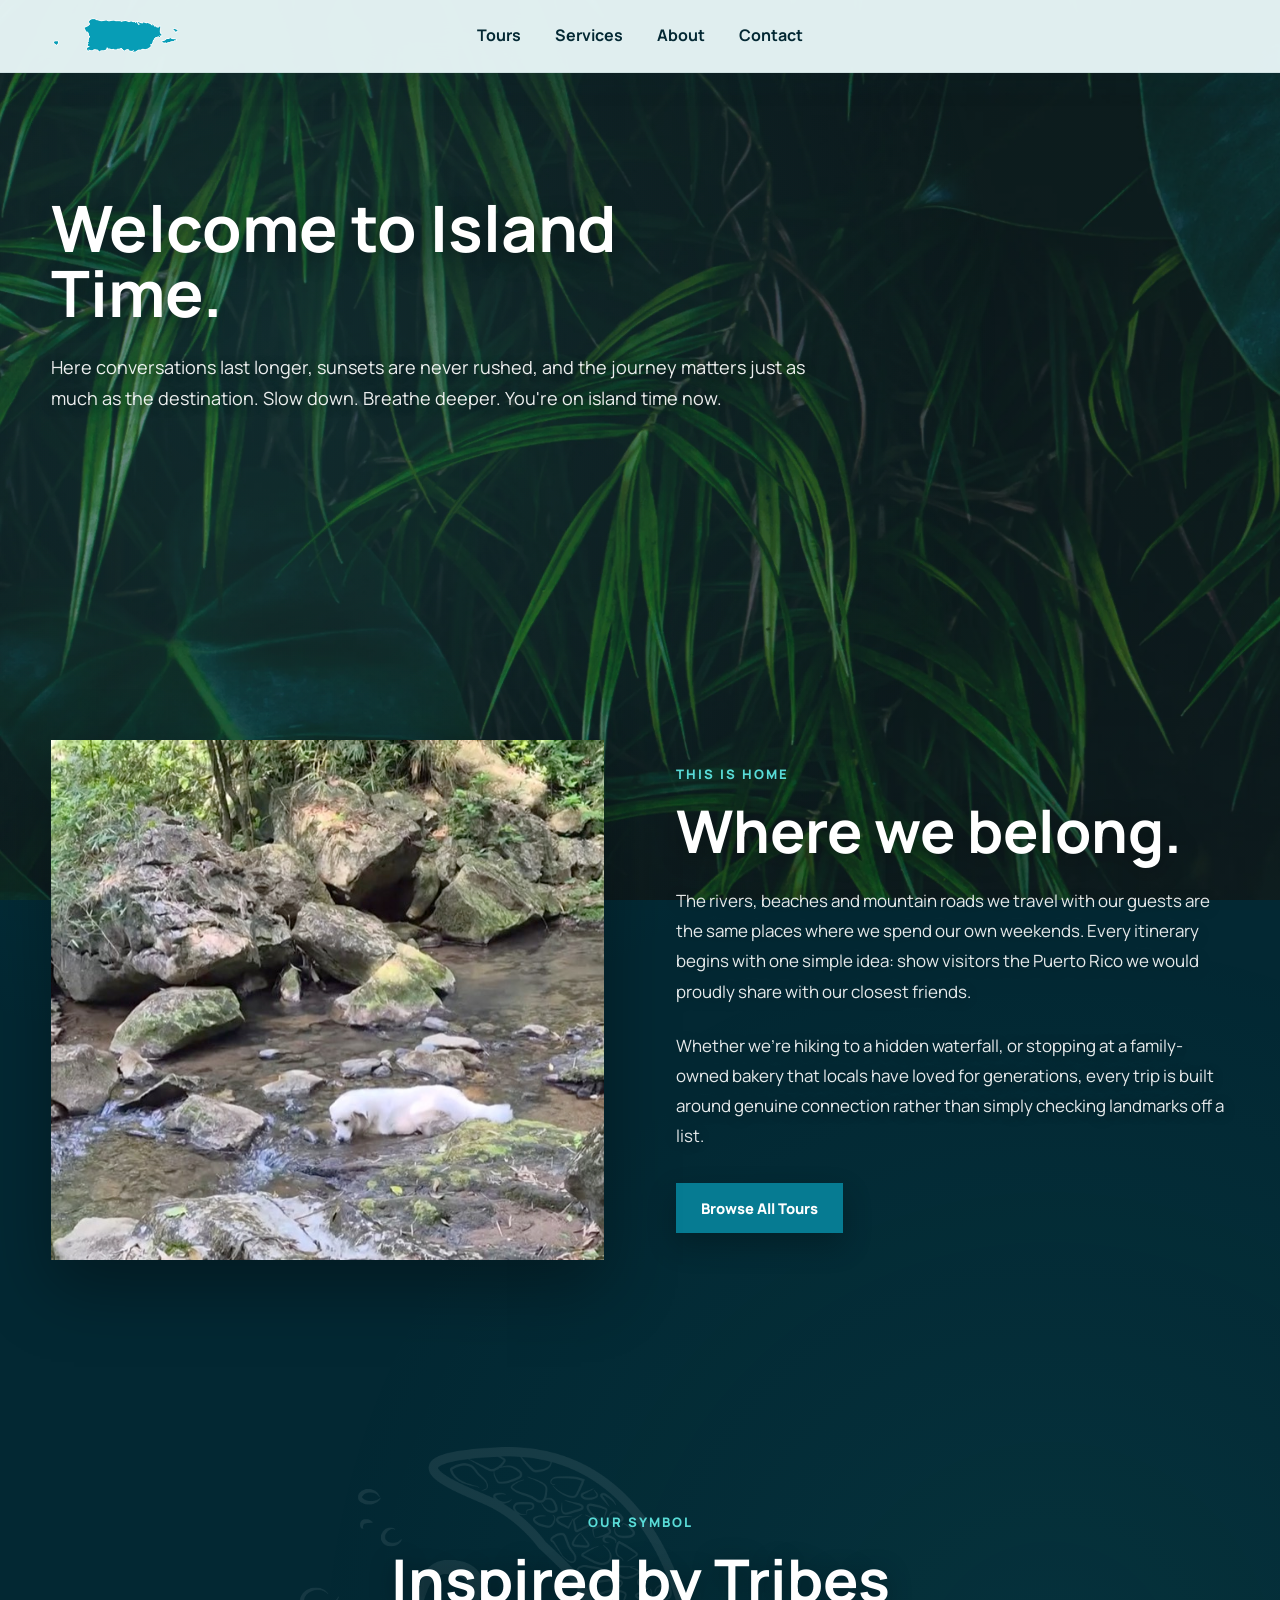
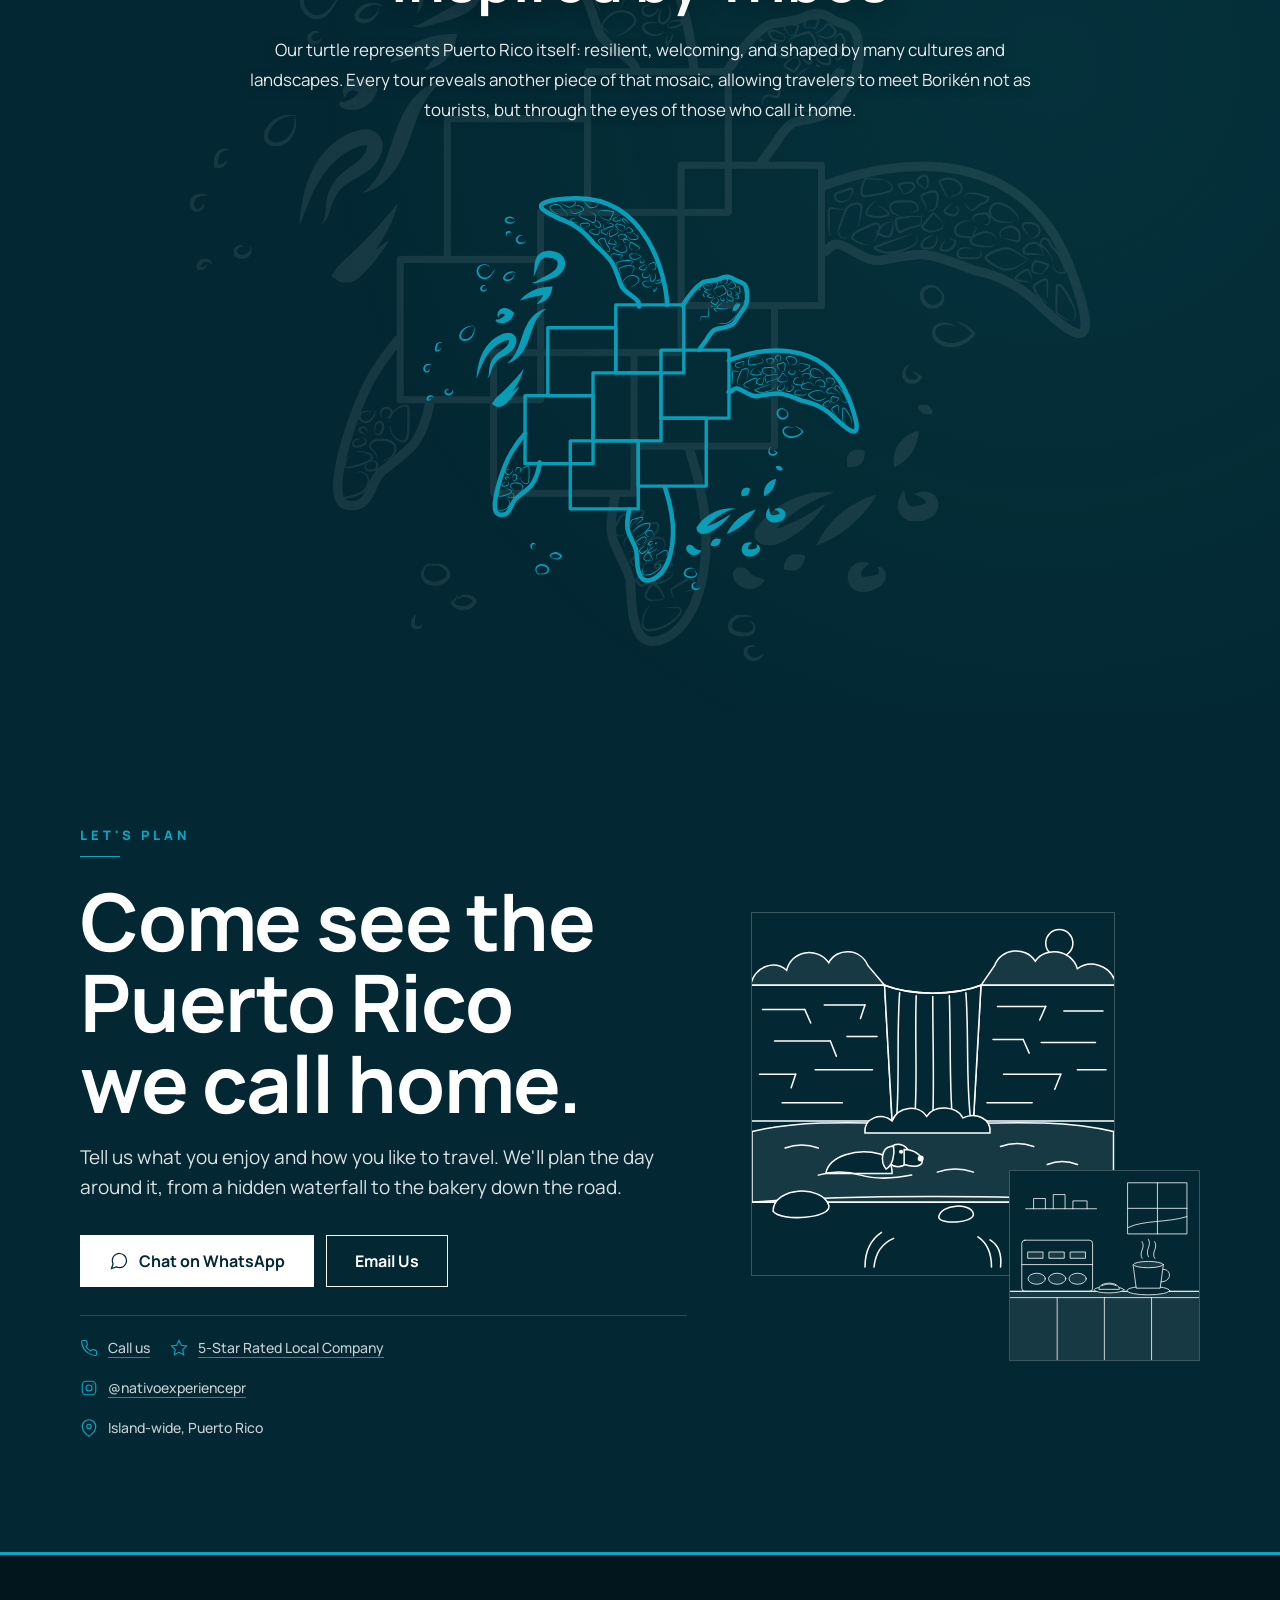
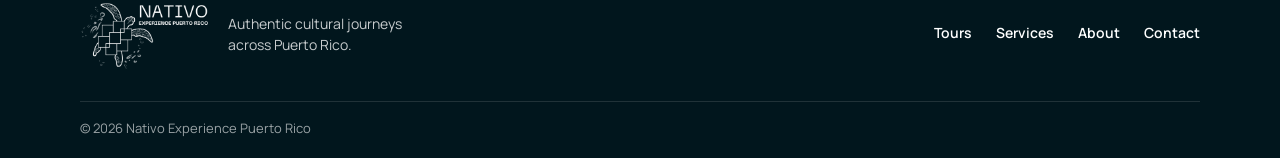
<file: preview/about.html>
<!DOCTYPE html>
<html lang="en">
<head>
<meta name="robots" content="noindex, nofollow">

<meta charset="UTF-8">
<meta name="viewport" content="width=device-width, initial-scale=1.0">

<title>About | Nativo Experience Puerto Rico</title>

<meta
name="description"
content="Meet Nativo Experience: locals who share the rivers, beaches and mountain roads of Puerto Rico the way we would with our closest friends.">

<link rel="preconnect" href="https://fonts.googleapis.com">
<link rel="preconnect" href="https://fonts.gstatic.com" crossorigin>

<link
href="https://fonts.googleapis.com/css2?family=Manrope:wght@300;400;500;600;700;800&display=swap"
rel="stylesheet">

<link rel="icon" type="image/png" sizes="32x32" href="/assets/favicon-32.png?v=20260924a">
<link rel="apple-touch-icon" href="/assets/favicon-180.png?v=20260924a">
<script>
/* Tema de Halloween: se enciende solo hasta el 31 de octubre de 2026 (ver halloween.css) */
if (new Date() < new Date(2026, 10, 1)) {
  document.documentElement.classList.add("halloween");
  document.head.insertAdjacentHTML("beforeend", '<link rel="stylesheet" href="https://fonts.googleapis.com/css2?family=Anton&family=Special+Elite&display=swap">');
}
</script>
<link rel="stylesheet" href="styles.css?v=20261113c">
<link rel="stylesheet" href="halloween.css?v=20261113c">

</head>

<body class="about-page">

<a class="salto-al-contenido" href="#contenido">Skip to main content</a>

<header class="site-header">

  <div class="container nav-wrap">

    <a class="brand" href="index.html#home" aria-label="Nativo Experience Puerto Rico">
      <img
        class="nav-island-logo"
        src="/assets/pr-island.png"
        alt="Puerto Rico"
      >
    </a>

    <button
      class="menu-toggle"
      type="button"
      aria-expanded="false"
      aria-controls="primary-nav"
      aria-label="Menu"
    >
      <span></span>
      <span></span>
      <span></span>
    </button>

    <nav class="primary-nav" id="primary-nav">

      <ul class="nav-links">


        <li><a href="tours.html">Tours</a></li>

        <li><a href="services.html">Services</a></li>

        <li><a href="about.html" aria-current="page">About</a></li>

        <li><a href="contact.html">Contact</a></li>

      </ul>

    </nav>

  </div>

</header>


<main id="contenido">

<!-- ==========================================
ISLAND STORY — SHARED CONTINUOUS BACKGROUND
========================================== -->

<div class="island-story">


  <section class="island-time">

    <div class="container">

      <h1>
        Welcome to Island Time.
      </h1>

      <p>
        Here conversations last longer,
        sunsets are never rushed, and the journey matters just as much as
        the destination. Slow down. Breathe deeper. You're on island time now.
      </p>

    </div>

  </section>


  <section id="about" class="about-section">

    <div class="container about-grid">

      <div class="about-media" data-aparece>

  <!-- El video completo (54 s) comprimido: 10 MB en pantallas
       grandes y 6 MB en el celular, en vez de 39 MB. No se
       descarga hasta que la sección está cerca, y script.js lo
       reproduce solo mientras se ve. La imagen fija es el
       segundo 18, con el perrito en el río. -->

  <video
    class="about-video"
    muted
    loop
    playsinline
    preload="none"
    poster="/assets/about-poster.jpg"
  >
    <source
      src="/assets/about-540.mp4"
      type="video/mp4"
      media="(max-width: 900px)"
    >
    <source
      src="/assets/about-720.mp4"
      type="video/mp4"
    >
  </video>

</div>


      <div class="about-copy">

        <span class="eyebrow">
          This Is Home
        </span>

        <h2>
          Where we belong.
        </h2>

        <p>
          The rivers, beaches and mountain roads we travel with our guests
          are the same places where we spend our own weekends.
          Every itinerary begins with one simple idea:
          show visitors the Puerto Rico we would proudly share with our closest friends.
        </p>

        <p>
          Whether we're hiking to a hidden waterfall,
          or stopping at a family-owned bakery that locals have loved for generations,
          every trip is built around genuine connection rather than simply
          checking landmarks off a list.
        </p>

       <a
  href="tours.html"
  class="button">

  Browse All Tours

</a>

      </div>

    </div>

  </section>


<section id="story" class="story-section">

<div class="container story-grid">

<div class="story-copy">

<span class="eyebrow">

OUR SYMBOL

</span>

<h2>

Inspired by Tribes

</h2>

<p>

Our turtle represents Puerto Rico itself: resilient, welcoming, and shaped by many cultures and landscapes.
Every tour reveals another piece of that mosaic,
allowing travelers to meet Borikén not as tourists,
but through the eyes of those who call it home.

</p>

</div>

<div class="story-art">

<!-- La tortuga del logo en vector (capa 8 del archivo de Inkscape), dentro
     de la página para poder animar sus piezas: los cuadrados del caparazón,
     el contorno y los detalles. Ver .story-tortuga en styles.css. -->
<svg class="story-logo story-tortuga" data-aparece xmlns="http://www.w3.org/2000/svg" viewBox="19270 176 2588 2344" role="img" aria-label="Nativo Experience turtle emblem"><g fill="none" stroke="currentColor" stroke-linecap="round" stroke-linejoin="round"><path class="detalle" fill="currentColor" stroke="none" d="m 0,0 c 2.3,1.6 3,1 2.3,-1.4 0,-10e-4 -0.1,-0.3 -0.1,-0.3 L 1.9,-1.8 C -0.2,-3.2 -1,-2.7 0,0" transform="matrix(1.3333333,0,0,-1.3333333,20712.298,720.41987)"/><g></g><g></g><g></g><g></g><g></g><path class="detalle" fill="currentColor" stroke="none" d="m 21793.3,1532.3 c -8.7,-4.9 -17.3,-9.9 -26,-15 -2.1,-1.3 -4.3,-2.4 -6.5,-4 -1.1,-0.8 -2.1,-1.7 -3,-2.7 -0.9,-1.1 -1.7,-2.3 -2.2,-3.6 -1.1,-2.6 -1.4,-5.3 -1.6,-7.8 -0.2,-2.6 -0.3,-5 -0.5,-7.6 -0.5,-10.1 -0.5,-20.2 -0.2,-30.2 0.1,-5 0.3,-10.1 0.5,-15.1 l 0.4,-7.5 0.2,-3.8 0.1,-1.9 c 0.1,-0.7 0.1,-1.6 0.5,-2.6 0.3,-1 1.1,-2.1 2,-2.8 1,-0.7 2,-1 2.9,-1.2 0.9,-0.2 1.8,-0.1 2.6,-0 0.8,0.1 1.6,0.2 2.3,0.4 3,0.8 5.5,2.5 7.5,4.3 2.1,1.9 3.8,3.9 5.4,6 1.6,2.1 3,4.2 4.4,6.3 5.6,8.5 10.4,17.5 14.8,26.5 4.4,9 9,18.1 11.6,28 1.3,4.9 2.2,10 2.2,15.1 -0,5.1 -1,10.2 -3.1,14.8 0,0 -0.2,0.5 -0.7,1 -0.5,0.6 -1.4,1.4 -2.5,1.3 -1.1,-0.1 -1.9,-0.9 -2.2,-1.6 -0.3,-0.7 -0.1,-1.2 -0.1,-1.2 -0.2,1.3 1.1,2.4 2.2,2.4 0.6,-0 1.1,-0.3 1.5,-0.8 0.4,-0.4 0.7,-1 1,-1.5 1.7,-4.5 2.2,-9.6 1.9,-14.4 -0.3,-4.9 -1.5,-9.7 -3,-14.3 -3.1,-9.3 -8,-18 -12.7,-26.8 -4.8,-8.8 -9.7,-17.4 -15.3,-25.6 -2.8,-4 -5.7,-8.2 -9,-11.1 -1.7,-1.5 -3.5,-2.7 -5.4,-3.1 -0.5,-0.1 -0.9,-0.2 -1.4,-0.2 -0.5,-0 -0.9,-0.1 -1.2,0 -0.3,0 -0.5,0.1 -0.6,0.2 -0.1,0.1 -0.1,0 -0.1,0.2 -0.1,0.2 -0.2,0.6 -0.2,1.1 l -0.1,1.8 -0.2,3.8 -0.4,7.5 -0.8,15 c -0.5,10 -0.8,20 -0.8,29.9 0,2.5 0,5 0.1,7.5 0.1,2.4 0.3,4.8 1,6.9 0.7,2.1 2.1,3.8 3.9,5.3 1.8,1.5 4,2.8 6,4.2 8.3,5.6 16.5,11.3 24.7,17"/><path class="detalle" fill="currentColor" stroke="none" d="m 21730.1,1466.3 c -0.6,-12.8 -1.3,-25.6 -2.2,-38.4 l -0.3,-4.8 c -0.1,-1.5 -0.3,-3 -0.7,-4.3 -0.4,-1.3 -0.9,-2.6 -1.5,-3.1 -0.6,-0.5 -1,-0.6 -2.1,-0.3 -1.1,0.3 -2.6,1.1 -4,1.8 -1.4,0.7 -2.8,1.4 -4.2,2.1 -2.8,1.5 -5.6,3 -8.3,4.6 -2.7,1.6 -5.4,3.3 -8,5.1 -1.2,0.9 -2.3,1.7 -3.1,2.6 -0.8,0.9 -1.2,1.8 -1.2,2.9 -0.1,1.1 0.2,2.4 0.6,3.8 0.4,1.4 1.1,2.9 1.6,4.3 1.2,2.9 2.5,5.7 4,8.4 6,10.9 14.9,20.5 26,26.7 0,0 0.3,0.2 0.7,0.4 0.4,0.2 0.9,0.6 1.5,0.8 1.1,0.6 2.2,1.1 2.2,1.1 -1.6,-0.5 -3.2,-1 -4.7,-1.6 -6,-2.4 -11.5,-6 -16.5,-10.3 -4.9,-4.3 -9.3,-9.4 -12.8,-15 -1.8,-2.8 -3.3,-5.7 -4.8,-8.7 -0.6,-1.6 -1.3,-3 -1.9,-4.7 -0.6,-1.6 -1.1,-3.5 -1,-5.7 0.1,-2.2 1,-4.4 2.3,-5.9 1.3,-1.6 2.8,-2.7 4.1,-3.7 2.7,-1.9 5.5,-3.7 8.3,-5.4 2.8,-1.7 5.7,-3.2 8.7,-4.7 1.5,-0.7 3,-1.4 4.5,-2.1 1.5,-0.6 2.8,-1.3 4.9,-1.9 1,-0.3 2.2,-0.4 3.6,-0.1 1.3,0.3 2.5,1 3.3,1.8 1.7,1.8 2.2,3.7 2.6,5.5 0.4,1.8 0.5,3.5 0.5,5.2 l 0,4.8 c -0,12.9 -0.7,25.8 -1.9,38.6"/><path class="detalle" fill="currentColor" stroke="none" d="m 21679.8,1424.6 c -2,-1.4 -4.1,-2.6 -6.4,-3.2 -2.3,-0.7 -4.6,-1.1 -7,-1.3 -4.7,-0.5 -9.6,-0.3 -14.6,-1 -2.5,-0.3 -5.1,-0.9 -7.6,-1.8 -1.2,-0.6 -2.5,-1 -3.6,-1.8 -0.6,-0.4 -1.1,-0.7 -1.8,-1.1 -0.9,-0.6 -1.7,-1.6 -2,-2.7 -0.3,-1.1 -0.2,-2.3 0.3,-3.4 0.3,-0.6 0.5,-0.9 0.7,-1.3 0.2,-0.3 0.5,-0.6 0.6,-0.9 0.8,-1 1.6,-2 2.4,-2.9 1.6,-1.9 3.4,-3.8 5.3,-5.5 3.7,-3.4 7.9,-6.5 12.3,-8.9 2.2,-1.2 4.5,-2.3 6.9,-3.2 1.2,-0.5 2.4,-0.9 3.6,-1.3 1.2,-0.3 2.3,-0.8 4,-1 0.8,-0.1 1.9,0 2.9,0.5 1,0.5 1.7,1.2 2.1,1.8 1,1.4 1.3,2.6 1.8,3.7 0.9,2.3 1.7,4.6 2.5,7 1.5,4.7 2.7,9.4 3.6,14.2 0,0 0.1,0.9 0.3,1.9 0.1,0.9 0.3,1.9 0.3,1.9 -0.4,-1.2 -0.9,-2.4 -1.3,-3.5 -1.7,-4.6 -3.5,-9 -5.5,-13.4 -1,-2.2 -2.1,-4.4 -3.2,-6.5 -0.6,-1.1 -1.1,-2.1 -1.6,-2.7 -0.3,-0.3 -0.5,-0.4 -0.7,-0.5 -0.2,-0 -0.4,-0.1 -0.7,0 -0.7,0.1 -1.9,0.6 -3,1 -1.1,0.4 -2.2,0.9 -3.2,1.4 -2.1,1 -4.2,2.1 -6.2,3.3 -4,2.4 -7.8,5.2 -11.2,8.4 -1.7,1.6 -3.4,3.2 -5,5 -0.8,0.9 -1.5,1.8 -2.3,2.7 -0.2,0.2 -0.4,0.4 -0.5,0.6 -0.1,0.2 -0.2,0.4 -0.2,0.3 -0,0 -0.1,0.1 -0.1,0.1 0,0.1 -0,0.1 0.1,0.2 0.3,0.3 0.9,0.6 1.3,0.9 0.8,0.7 1.9,1.1 2.8,1.6 2,0.9 4.2,1.6 6.5,2.1 4.6,1 9.5,1.5 14.3,2.6 2.4,0.5 4.8,1.4 7.1,2.5 2.3,1.1 4.2,2.7 5.9,4.4"/><path class="detalle" fill="currentColor" stroke="none" d="m 21707.4,1400.6 c 9,-6.7 16.4,-15.3 22,-24.8 0.7,-1.1 1.1,-2.2 1.1,-3 0,-0.4 -0.1,-0.5 -0.2,-0.5 -0.1,-0 -0.1,-0.1 -0.2,-0.1 -0.1,-0.1 -0.3,-0.1 -0.5,-0.2 l -8,-2.1 c -5.5,-1.4 -10.9,-2.9 -16.4,-4.5 -2.8,-0.8 -5.2,-1.5 -7.1,-1.2 -0.9,0.2 -1.9,0.5 -2.6,1.2 -0.8,0.6 -1.6,1.5 -2.2,2.5 -1.3,2 -2.2,4.5 -2.9,7.1 -0.7,2.6 -1.1,5.3 -1.5,8 -0.3,2.7 -0.4,5.2 0.8,6.7 1.2,1.6 3.9,2.6 6.5,3.7 5.1,2 10.6,3.3 16.1,3.8 0,0 1.1,0.1 2.2,0.2 1.1,0.1 2.2,0.1 2.2,0.1 -1.4,0.2 -2.9,0.3 -4.4,0.4 -5.7,0.2 -11.4,-0.4 -17,-1.9 -1.4,-0.4 -2.7,-0.8 -4.2,-1.3 -1.4,-0.6 -3,-1.3 -4.2,-2.7 -1.3,-1.3 -1.9,-3.1 -2.2,-4.8 -0.3,-1.6 -0.2,-3.2 -0.2,-4.7 0.2,-2.9 0.5,-5.8 1.1,-8.7 0.6,-2.9 1.5,-5.9 3.1,-8.7 0.8,-1.4 1.9,-2.8 3.3,-3.9 1.4,-1.2 3.2,-1.9 5,-2.3 1.9,-0.3 3.6,-0.2 5.2,0.1 1.6,0.3 3,0.7 4.3,1.1 5.4,1.6 10.9,3.2 16.3,4.8 l 4.1,1.3 2,0.6 c 0.7,0.2 1.3,0.4 2.2,0.7 0.4,0.2 0.9,0.4 1.4,0.7 0.5,0.3 1,0.8 1.4,1.3 0.7,1.1 1,2.5 0.8,3.5 -0.3,2.1 -1.2,3.5 -2.1,4.8 -6.6,9.5 -15.4,17.4 -25.4,22.6"/><path class="detalle" fill="currentColor" stroke="none" d="m 21747.1,1367.3 c -0.6,5.1 0.5,10.2 2.8,14.7 2.3,4.4 5.9,8.2 10.4,9.9 4.5,1.7 9.6,1.6 14.6,1.5 2.3,-0.1 4.6,-0.8 5.2,-2.1 0.3,-0.7 0.4,-1.5 0.1,-2.5 -0.2,-1 -0.7,-2.2 -1.2,-3.4 -3.7,-9.5 -7.5,-19 -12,-28.1 -4.5,-9.1 -9.7,-17.8 -16.2,-25.2 -3.2,-3.7 -7.2,-7.1 -10.4,-11.7 -1.7,-2.2 -2.9,-4.8 -4,-7.2 -1.1,-2.4 -2,-4.7 -3.2,-6.7 -1.1,-2 -2.6,-3.7 -4.4,-5 -1.7,-1.3 -3.8,-2.2 -5.8,-2.4 -2,-0.2 -3.9,0.3 -5.6,1.6 -1.7,1.2 -3,3.1 -3.7,5.1 -0.7,2 -0.7,4.1 -0.1,6.2 0.7,2 2,3.9 3.7,5.7 1.7,1.7 3.6,3.3 5.6,5 1,0.8 1.9,1.8 2.9,2.7 0.9,1 1.8,1.9 2.7,2.9 6.9,8 11.3,17.4 15.3,26.8 l 2.9,7.4 -3.7,-7 c -4.7,-9 -9.7,-18 -16.7,-25.2 -0.8,-0.9 -1.8,-1.7 -2.7,-2.6 -1,-0.8 -1.9,-1.6 -2.9,-2.4 -2,-1.6 -4.1,-3.1 -6.1,-5 -2,-1.8 -3.8,-4.1 -4.9,-6.9 -1,-2.8 -1.2,-6 -0.3,-8.9 0.9,-2.9 2.6,-5.4 5,-7.4 1.2,-0.9 2.6,-1.7 4.1,-2.2 1.6,-0.5 3.1,-0.6 4.7,-0.6 3.1,0.2 6,1.4 8.4,3.1 2.4,1.7 4.4,3.9 5.9,6.4 1.5,2.4 2.5,4.9 3.6,7.2 1.1,2.3 2.1,4.3 3.5,6.2 2.8,3.8 6.7,7.2 10.2,11.3 7,8 12.3,17.2 16.7,26.6 4.4,9.5 7.9,19.2 11.2,28.9 0.4,1.2 0.9,2.4 1.2,3.9 0.3,1.5 0.3,3.4 -0.6,5 -0.9,1.6 -2.6,2.6 -4,3.1 -1.5,0.5 -2.9,0.6 -4.3,0.6 -2.6,-0.1 -5.2,-0.2 -7.8,-0.5 -2.6,-0.3 -5.3,-1 -7.8,-2.1 -5,-2.3 -8.6,-6.7 -10.6,-11.5 -2,-4.8 -2.7,-10.2 -1.7,-15.2"/><path class="detalle" fill="currentColor" stroke="none" d="m 21719.3,1341 c -2.2,-5.5 -4.5,-11.1 -7.4,-16.2 -3,-5 -6.9,-9.5 -11.9,-11.7 -4.9,-2.3 -10.7,-2.1 -15.9,-0.4 -2.6,0.9 -5.1,2.1 -7.4,3.7 -2.3,1.6 -4.5,3.3 -6.4,5.4 -0.5,0.5 -0.9,1 -1.4,1.6 -0.4,0.5 -0.9,1 -1.3,1.6 -0.8,1.1 -1.7,2.3 -2.2,3.4 -0.6,1.1 -0.9,2 -0.8,3 0,0.9 0.4,2 1,3 1.2,2 3.1,3.3 5.6,4.1 2.5,0.7 5.3,0.8 8.3,0.8 2.9,-0 6,-0.2 9.1,-0 3,0.1 6.1,0.4 9.1,0.8 6,0.8 11.9,2.2 17.6,4.1 0,0 1.1,0.4 2.2,0.8 1.1,0.4 2.2,0.9 2.2,0.9 -1.5,-0.3 -3,-0.6 -4.6,-0.9 -5.8,-1.1 -11.8,-1.8 -17.7,-2 -3,-0.1 -5.9,-0.1 -8.8,0 -3,0.1 -5.8,0.4 -8.9,0.7 -3.1,0.2 -6.3,0.3 -9.6,-0.5 -1.7,-0.4 -3.4,-1 -4.9,-2.1 -1.5,-1 -2.9,-2.4 -3.9,-3.9 -1,-1.6 -1.7,-3.4 -1.9,-5.5 -0.1,-2.1 0.5,-4.1 1.3,-5.7 0.8,-1.6 1.7,-2.8 2.6,-4.2 0.4,-0.7 1,-1.3 1.5,-1.9 0.5,-0.6 1,-1.3 1.6,-1.8 2.2,-2.4 4.7,-4.4 7.4,-6.2 2.7,-1.7 5.7,-3.1 8.8,-4 3.1,-0.9 6.4,-1.3 9.7,-1.1 3.3,0.2 6.6,1.2 9.4,2.7 2.9,1.5 5.4,3.7 7.4,6.2 2,2.5 3.6,5.2 4.8,8 2.5,5.6 4,11.4 5.4,17.3"/><path class="detalle" fill="currentColor" stroke="none" d="m 21674.4,1356.3 c -8.5,7.3 -17.2,14.6 -27,20.5 -4.9,2.9 -10,5.5 -15.5,7.4 -5.5,1.9 -11.3,3.1 -17.2,3.1 -5.9,0.2 -11.8,-1 -17.3,-2.8 -5.6,-1.8 -10.8,-4.3 -15.9,-7 -5,-2.8 -9.9,-5.7 -14.7,-9.1 -4.7,-3.4 -9.2,-7.3 -12.9,-12.2 -0.5,-0.7 -1,-1.5 -1.4,-2.4 -0.4,-1 -0.6,-2.2 -0.5,-3.4 0.1,-1.2 0.7,-2.3 1.2,-3.1 0.6,-0.8 1.2,-1.5 1.7,-2 2.1,-2.1 4.4,-4 6.8,-5.8 4.8,-3.4 10.2,-6.1 15.6,-8.2 5.4,-2.1 10.9,-3.7 16.4,-5.3 5.4,-1.5 11,-3.2 17.1,-3.5 6,-0.2 12,1.2 17.3,3.5 5.4,2.3 10.3,5.3 14.9,8.5 9.4,6.4 18.1,13.5 28.3,18.1 0,0 0.6,0.2 1.4,0.6 0.4,0.2 0.9,0.4 1.4,0.6 0.2,0 0,0.2 -0,0.3 l -0.2,0.4 c -0.1,0.3 -0.3,0.5 -0.4,0.8 -1,2 -2.1,4 -2.1,4 l 1.6,-3.9 c 1.3,-1.5 -1,-1.6 -2,-2 -10.6,-4 -20,-10.7 -29.5,-16.5 -4.8,-2.9 -9.7,-5.6 -14.8,-7.5 -5.1,-1.9 -10.5,-2.9 -15.7,-2.6 -5.3,0.4 -10.5,2.1 -16,3.8 -5.4,1.7 -10.7,3.4 -15.8,5.5 -5.1,2.1 -10,4.6 -14.3,7.7 -2.2,1.6 -4.2,3.3 -6.1,5.2 -0.9,0.9 -1.4,1.7 -1.4,2 -0.1,0.3 0.1,1 0.9,2 3.2,4.1 7.3,7.9 11.7,11.1 4.4,3.2 9.2,6.2 14,9 4.8,2.7 9.8,5.2 14.9,7.1 5.1,1.8 10.5,3 15.9,3.1 10.9,0.3 21.6,-3.4 31.4,-8.6 9.9,-5.2 19,-11.8 28.1,-18.4"/><path class="detalle" fill="currentColor" stroke="none" d="m 21514.6,1324.1 c -5.8,0.7 -11.8,-0 -17.5,0.2 -2.9,0.1 -5.6,0.5 -8.3,1.3 -2.6,0.8 -5.1,2 -7,3.7 -1,0.8 -1.9,1.8 -2.6,2.8 -0.7,1 -1.2,2.1 -1.6,3.3 -0.8,2.4 -1,5.1 -0.5,7.5 0.4,2.4 1.6,4.5 3.3,5.6 1.7,1.2 4.2,1.5 7,1.6 5.8,0.1 11.7,0.3 17.6,0.5 5.8,0.3 11.7,0.5 17.5,0.8 2.8,0 5.6,-0.1 8.2,-0.7 1.3,-0.3 2.5,-0.8 3.7,-1.4 1.1,-0.6 2.2,-1.4 3.2,-2.3 1.8,-1.8 2.8,-4.4 3.2,-7.1 0.3,-2.7 0,-5.7 -1.5,-8 0,0 -0.2,-0.2 -0.4,-0.6 -0.3,-0.3 -0.6,-0.7 -1.1,-1 -0.9,-0.7 -2,-0.9 -2,-1 1.5,0.1 3,0.9 4.1,2.1 2,2.3 2.8,5.5 2.8,8.6 -0.1,3.1 -0.8,6.3 -3,8.9 -1,1.3 -2.3,2.3 -3.6,3.2 -1.4,0.9 -2.8,1.6 -4.3,2.1 -3,1 -6.1,1.4 -9.2,1.5 -3,0.1 -5.9,0.1 -8.9,0.1 l -8.8,-0 c -5.9,-0 -11.7,-0.1 -17.6,-0.3 -1.5,-0.1 -3.1,-0.2 -4.8,-0.5 -1.7,-0.3 -3.4,-1 -5,-2.1 -1.6,-1.1 -2.8,-2.6 -3.7,-4.2 -0.9,-1.6 -1.4,-3.3 -1.6,-5 -0.5,-3.4 -0.1,-6.7 1.1,-9.9 0.6,-1.6 1.4,-3 2.5,-4.4 1,-1.3 2.2,-2.4 3.6,-3.4 2.6,-1.9 5.7,-3.1 8.7,-3.7 3,-0.6 6.1,-0.7 9.1,-0.4 6,0.5 11.6,2 17.4,2.2"/><path class="detalle" fill="currentColor" stroke="none" d="m 21439.4,1302.8 c -2.8,3.3 -5.2,6.9 -7.1,10.7 -0.9,1.9 -1.8,3.8 -2.5,5.8 -0.4,1 -0.7,2 -1,3 -0.3,1 -0.6,2 -0.6,2.8 -0.1,0.8 0.1,1.4 0.3,1.7 0.2,0.3 0.8,0.7 1.7,1.1 l 2.7,0.9 c 0.9,0.2 1.9,0.4 2.8,0.6 3.8,0.5 7.8,-0.1 11.4,-1.6 7.3,-2.9 13.5,-8.8 17,-16.1 0.9,-1.8 1.5,-3.7 2.1,-5.7 l 0.2,-0.7 c 0,-0.1 0.1,-0.3 0.1,-0.3 l 0,-0.1 c 0.1,-0.2 0.1,-0.4 0.2,-0.6 -0.4,-0.2 -0.5,-0.3 -1.7,-0.9 -3.9,-1.8 -7.8,-3.7 -11.7,-5.6 l -3,-1.6 3.3,0.8 c 4.2,1.2 8.3,2.4 12.5,3.6 0.8,0.2 2.7,0.9 4.3,1.4 l -0.5,4.6 c -0.4,2.3 -0.9,4.5 -1.7,6.7 -3.2,8.7 -10.2,16 -19.1,19.5 -4.4,1.7 -9.4,2.3 -14.1,1.5 -1.2,-0.3 -2.4,-0.6 -3.5,-0.9 -1.1,-0.5 -2.2,-0.9 -3.3,-1.4 -1.1,-0.6 -2.4,-1.4 -3.4,-2.9 -0.9,-1.6 -0.9,-3.3 -0.6,-4.6 0.3,-1.3 0.7,-2.4 1.2,-3.4 0.4,-1 0.9,-2 1.4,-3 1,-2 2.2,-3.9 3.5,-5.7 2.6,-3.6 5.6,-6.8 9.1,-9.5"/><path class="detalle" fill="currentColor" stroke="none" d="m 21407.8,1287.5 c -4.8,1.7 -9.5,3.4 -14,5.7 -2.2,1.1 -4.4,2.3 -6.4,3.7 -2,1.3 -3.9,2.9 -5.6,4.6 -1.7,1.7 -3.1,3.6 -4.3,5.6 l -0.8,1.5 c -0.3,0.5 -0.5,1.1 -0.7,1.6 -0.5,1.1 -0.8,2.1 -1.1,3.2 -0.5,2.1 -0.4,4.2 0.3,5.6 0.7,1.3 2.3,2.2 4.5,2.9 4.5,1.4 9.2,1.9 13.7,1.1 4.5,-0.8 8.7,-2.8 12.1,-6 6.8,-6.5 10.6,-16.5 10,-26.4 0,0 0,-0.2 -0,-0.6 0,-0.4 -0,-0.9 -0.1,-1.3 -0.1,-1 -0.2,-2 -0.2,-2 0.4,1.2 0.9,2.5 1.1,3.8 2.1,10 -0.4,21.3 -7.7,29.5 -3.6,4.1 -8.8,7.1 -14.2,8.1 -5.5,1.1 -11.1,0.6 -16.3,-1 -1.3,-0.4 -2.7,-0.9 -4.1,-1.8 -1.4,-0.9 -2.7,-2.2 -3.5,-3.8 -0.8,-1.6 -1.1,-3.3 -1.1,-4.8 -0,-1.6 0.2,-3 0.6,-4.4 0.4,-1.4 0.9,-2.8 1.6,-3.9 0.3,-0.6 0.6,-1.2 1,-1.8 l 1.1,-1.7 c 1.6,-2.2 3.4,-4.3 5.5,-6 2.1,-1.7 4.3,-3.2 6.6,-4.4 2.3,-1.2 4.7,-2.2 7.2,-3 4.9,-1.7 9.9,-2.7 14.9,-3.5"/><path class="detalle" fill="currentColor" stroke="none" d="m 21343.7,1284.4 c -19.8,7.4 -39.6,15 -59.3,22.6 -9.9,3.9 -19.8,7.7 -29.7,11.6 l -7.4,2.9 -3.7,1.5 -0.5,0.2 -0.2,0.1 v 0 l -0,0 c -0,0 -0,0 -0,0 0,0 0,0 0,0 0,0 -0,-0 0,0 l 0.2,0.3 c 0.1,0.2 0.3,0.4 0.4,0.5 0.6,0.7 1.5,1.4 2.5,2 0.9,0.6 2.2,1.1 3.3,1.6 1.2,0.5 2.3,1.1 3.5,1.6 9.5,3.7 19.8,5.3 30.2,4.9 5.2,-0.1 10.3,-0.8 15.5,-1.6 5.1,-1 10.2,-2.1 15.2,-3.6 10.1,-2.9 19.9,-6.7 29.5,-10.9 4.7,-2.2 9.2,-4.9 12.3,-8.9 1.6,-2 2.7,-4.3 3.4,-6.7 0.7,-2.5 0.9,-5.1 0.6,-7.6 0,0 -0.1,-0.5 -0.2,-1.2 -0.2,-0.7 -0.4,-1.7 -0.8,-2.6 -0.2,-0.5 -0.4,-0.9 -0.7,-1.3 -0.3,-0.4 -0.5,-0.8 -0.7,-1.1 -0.5,-0.6 -0.8,-1 -0.8,-1 1,0.9 1.9,2 2.6,3.2 0.7,1.2 1.1,2.6 1.5,3.9 0.5,2.7 0.5,5.4 -0.1,8.1 -0.5,2.7 -1.6,5.3 -3.2,7.5 -3.1,4.6 -7.8,7.8 -12.6,10.3 -9.5,4.8 -19.3,9.1 -29.5,12.5 -5.1,1.7 -10.3,3.1 -15.6,4.2 -5.3,1 -10.7,1.9 -16.2,2.1 -10.9,0.7 -22.1,-1 -32.4,-5 -1.3,-0.5 -2.5,-1.1 -3.8,-1.7 -1.3,-0.6 -2.5,-1.1 -3.8,-1.9 -1.3,-0.8 -2.6,-1.7 -3.7,-3 -0.3,-0.3 -0.6,-0.7 -0.8,-1 l -0.4,-0.6 c -0.1,-0.2 -0.3,-0.6 -0.4,-0.8 -0.6,-1.2 -0.9,-2.4 -0.9,-3.6 l -0.1,-0.9 -0,-0.5 c -0,-0.1 0.1,-0.1 0.1,-0.2 l 0.2,-0.1 1.5,-0.9 3,-1.2 3.7,-1.4 7.5,-2.8 c 10,-3.7 20,-7.2 30.1,-10.6 20.1,-6.8 40.4,-13.1 60.7,-18.8"/><path class="detalle" fill="currentColor" stroke="none" d="m 21234.5,1308.7 c 4.3,-6.9 7.8,-14.2 10.5,-21.7 1.4,-3.8 2.5,-7.6 3.5,-11.5 0.5,-1.9 0.9,-3.9 1.3,-5.9 0.4,-2 0.8,-3.9 0.7,-5.6 -0,-1.7 -0.5,-3.2 -1.5,-4.5 -0.9,-1.3 -2.3,-2.2 -3.8,-2.8 -3,-1.1 -6.6,-0.3 -10.1,1.2 l -22,10.3 -11.1,5.1 c -3.7,1.7 -7.4,3.3 -10.9,5.1 -3.4,1.8 -6.7,4 -9.2,6.6 -1.3,1.3 -2.4,2.8 -3.3,4.4 l -0.6,1.2 c -0.2,0.4 -0.4,0.8 -0.5,1.3 -0.4,0.9 -0.6,1.6 -0.7,2.3 -0,0.6 0,0.9 0.4,1.5 0.4,0.5 1,1.1 1.8,1.7 1.5,1.3 3.1,2.5 4.7,3.6 3.2,2.3 6.7,4.3 10.2,6 7.2,3.5 14.9,5.7 22.9,6.5 0,0 0.4,0 1,0.1 0.6,0.1 1.4,0.1 2.1,0.2 1.6,0.1 3.1,0.1 3.1,0.1 l -3.1,0.3 -3.2,0.1 c -8.1,-0 -16.4,-1.7 -24,-4.7 -3.8,-1.5 -7.6,-3.4 -11.1,-5.6 -1.8,-1.1 -3.5,-2.3 -5.2,-3.5 -0.8,-0.6 -1.8,-1.3 -2.7,-2.4 -0.4,-0.5 -0.8,-1.2 -1.1,-2 -0.3,-0.8 -0.3,-1.5 -0.3,-2.3 0.1,-1.4 0.4,-2.6 0.8,-3.6 0.2,-0.5 0.4,-1.1 0.6,-1.6 l 0.7,-1.5 c 1,-2 2.4,-3.8 3.8,-5.5 3,-3.3 6.6,-5.8 10.3,-7.9 3.7,-2.1 7.5,-3.8 11.1,-5.5 l 11.1,-5.1 11.1,-5.1 5.6,-2.5 c 1.9,-0.8 3.7,-1.7 5.7,-2.5 2,-0.8 4.2,-1.5 6.5,-1.7 1.2,-0.1 2.4,-0.2 3.6,-0 1.2,0.1 2.5,0.5 3.6,0.9 2.3,0.9 4.3,2.5 5.7,4.6 1.4,2 2.1,4.7 1.9,7 -0.1,2.4 -0.7,4.4 -1.2,6.4 -0.5,2 -1.1,4 -1.7,5.9 -1.3,3.9 -2.7,7.8 -4.4,11.5 -3.4,7.5 -7.6,14.5 -12.7,20.8"/><path class="detalle" fill="currentColor" stroke="none" d="m 21191,1264.8 c 3.9,-17 6.5,-34.3 7.7,-51.7 0.2,-2.2 0.3,-4.3 0.1,-6.2 -0.2,-1.9 -0.7,-3.7 -1.7,-4.8 -1,-1.1 -2.4,-1.7 -4.3,-1.9 -1.8,-0.2 -4,-0.1 -6.1,0 -4.2,0.3 -8.3,0.9 -12.1,2.3 -3.8,1.4 -7.2,3.5 -9.9,6.4 -2.7,2.9 -4.8,6.5 -6.6,10.3 -1.8,3.8 -3.3,7.9 -4.9,12 -3.2,8.2 -6.4,16.3 -9.7,24.5 -1.6,4.1 -3.4,8.1 -4.8,12.1 -1.3,4 -2.3,8.1 -1.8,12.2 0.2,2 0.8,4 1.7,5.8 0.9,1.8 2.2,3.5 3.7,4.9 1.5,1.5 3.3,2.6 5.2,3.4 1.9,0.8 4,1.3 6.1,1.3 0,-0 0.4,0.1 1,-0 0.6,-0.1 1.5,-0.1 2.2,-0.4 0.4,-0.1 0.8,-0.2 1.2,-0.3 0.4,-0.2 0.7,-0.3 1,-0.5 0.6,-0.3 1,-0.5 1,-0.5 -1.8,1.3 -4,2.2 -6.4,2.5 -2.2,0.3 -4.5,-0.1 -6.7,-0.8 -2.1,-0.7 -4.2,-1.8 -5.9,-3.3 -1.8,-1.4 -3.4,-3.2 -4.5,-5.2 -1.2,-2 -2.1,-4.2 -2.5,-6.5 -0.9,-4.7 -0.1,-9.3 1.1,-13.7 1.2,-4.4 2.8,-8.4 4.2,-12.6 2.9,-8.3 5.9,-16.5 8.9,-24.8 1.5,-4.1 3,-8.3 4.9,-12.4 1.9,-4.1 4.2,-8.3 7.5,-11.8 3.3,-3.6 7.6,-6.2 12.1,-7.7 4.5,-1.6 9.1,-2.2 13.7,-2.4 2.3,-0 4.5,-0.1 7,0.2 1.2,0.2 2.6,0.5 3.8,1.1 1.3,0.6 2.5,1.5 3.4,2.7 1.8,2.3 2.4,5.1 2.5,7.4 0.1,2.4 -0.1,4.7 -0.4,6.9 -2.1,17.5 -6.1,34.8 -11.7,51.3"/><path class="detalle" fill="currentColor" stroke="none" d="m 21153.6,1215 c -9.9,-0.2 -19.9,-0.7 -29.9,-1.4 l -7.5,-0.6 c -1.2,-0.1 -2.2,-0.1 -2.8,0.1 -0.6,0.2 -1.1,0.6 -1.5,1.2 -0.8,1.4 -1.2,3.6 -1.3,5.9 -0.1,2.2 0.1,4.8 0.1,7.3 0.2,10 0.1,20 -0.1,30 -0.1,5 -0.3,10 -0.5,14.9 -0.1,2.5 -0.3,5 -0.3,7.4 0,1.2 0.1,2.3 0.5,3.3 0.2,0.5 0.5,1 0.9,1.2 0.3,0.3 0.9,0.3 1.4,0.2 0,0 0.2,-0 0.5,-0.2 0.3,-0.1 0.7,-0.4 0.9,-0.7 0.3,-0.3 0.4,-0.8 0.3,-1.2 -0,-0.4 -0.2,-0.6 -0.2,-0.6 0.4,0.5 0.5,1.3 0.2,1.9 -0.3,0.6 -0.8,1.2 -1.5,1.5 -0.6,0.3 -1.5,0.4 -2.2,-0 -0.7,-0.4 -1.2,-0.9 -1.5,-1.5 -0.7,-1.2 -1,-2.6 -1.2,-3.9 -0.3,-2.6 -0.4,-5 -0.6,-7.5 -0.4,-5 -0.7,-9.9 -0.9,-14.9 -0.5,-10 -0.9,-20 -1,-29.9 0,-2.5 -0.1,-4.9 0,-7.7 0.1,-1.4 0.3,-2.7 0.6,-4.1 0.3,-1.4 0.9,-2.9 1.8,-4.3 1,-1.4 2.6,-2.7 4.4,-3.1 1.8,-0.4 3.3,-0.2 4.6,0 l 7.4,1.2 c 9.9,1.6 19.7,3.4 29.4,5.4"/><path class="detalle" fill="currentColor" stroke="none" d="m 21241.9,1190.1 c -10.4,6.8 -18.1,16.9 -22.9,28 -1.2,2.8 -2.3,5.7 -1.6,7.4 0.5,1.7 2.8,3 5.6,3.7 5.8,1.7 11.8,2.8 17.8,3.2 3,0.2 6,0.3 9.1,0.3 3,-0 6,-0.3 9.1,-0.6 3,-0.3 6,-0.9 9,-1.6 1.5,-0.3 3,-0.7 4.4,-1.1 1.5,-0.4 2.9,-0.8 3.4,-1.3 0.5,-0.4 0.7,-0.9 0.3,-1.9 -0.4,-1 -1.3,-2.1 -2.3,-3.3 -2,-2.3 -4.1,-4.5 -6.4,-6.5 -4.5,-4.1 -9.6,-7.6 -15.1,-10.4 0,0 -0.3,-0.1 -0.7,-0.4 -0.4,-0.2 -0.9,-0.5 -1.5,-0.7 -1.1,-0.5 -2.2,-1 -2.2,-1 1.6,0.4 3.1,0.9 4.6,1.4 5.9,2.1 11.5,5.2 16.6,9 2.5,1.9 5,4 7.3,6.2 1.1,1.1 2.4,2.3 3.3,4.1 0.4,0.9 0.8,2.1 0.7,3.3 -0.1,1.2 -0.7,2.5 -1.6,3.4 -0.9,0.8 -1.8,1.3 -2.7,1.7 -0.9,0.4 -1.6,0.6 -2.4,0.9 -1.5,0.5 -3.1,1 -4.6,1.4 -3.1,0.8 -6.2,1.5 -9.4,2 -3.2,0.5 -6.4,0.8 -9.6,0.9 -3.2,0.1 -6.4,0 -9.7,-0.2 -6.4,-0.5 -12.8,-1.8 -18.9,-3.8 -1.6,-0.5 -3.3,-1.2 -4.9,-2.3 -1.6,-1.1 -3.1,-2.8 -3.7,-5 -0.6,-2.1 -0.2,-4.2 0.4,-5.9 0.6,-1.7 1.3,-3.1 2,-4.5 5.8,-11.4 15.2,-21.1 26.5,-26.3"/><path class="detalle" fill="currentColor" stroke="none" d="m 21163.7,1189 c 2.8,-5.1 5.1,-10.4 6.9,-15.8 0.9,-2.7 1.7,-5.5 2.4,-8.2 0.3,-1.4 0.6,-2.8 0.9,-4.2 0.3,-1.4 0.5,-2.7 0.2,-3.3 -0.1,-0.3 -0.3,-0.5 -0.5,-0.6 -0.2,-0.1 -0.5,-0.2 -1,-0.2 -0.5,-0 -1,0 -1.6,0.2 -0.6,0.1 -1.1,0.3 -1.9,0.5 l -8.3,2.7 c -5.5,1.8 -11,3.7 -16.4,5.6 l -8.2,2.9 c -2.7,1 -5.1,1.9 -6.6,3.4 -0.7,0.8 -1.3,1.6 -1.6,2.7 -0.3,1 -0.5,2.2 -0.4,3.4 0.1,1.2 0.3,2.4 0.8,3.5 0.4,1.1 1.1,2.1 1.9,3.1 3.2,3.8 8.9,5.6 14.3,5.8 5.5,0.2 11.1,-1.3 16,-4.4 0,0 0.2,-0.1 0.6,-0.4 0.3,-0.2 0.8,-0.5 1.3,-0.9 0.9,-0.6 1.8,-1.3 1.8,-1.3 -1,1.1 -2,2.2 -3.2,3.2 -4.5,3.7 -10.3,6.2 -16.4,6.6 -3,0.2 -6.1,-0.1 -9.2,-1 -3,-0.9 -6,-2.4 -8.3,-4.8 -1.2,-1.2 -2.2,-2.6 -2.9,-4.2 -0.7,-1.5 -1.2,-3.2 -1.4,-4.9 -0.2,-1.7 -0.1,-3.5 0.3,-5.2 0.4,-1.7 1.4,-3.5 2.7,-4.9 2.6,-2.8 5.9,-3.9 8.5,-4.9 2.7,-1 5.5,-2 8.3,-3 5.5,-1.9 11.1,-3.7 16.7,-5.3 2.8,-0.8 5.6,-1.6 8.5,-2.3 0.7,-0.2 1.5,-0.4 2.4,-0.5 0.9,-0.1 1.8,-0.2 2.8,-0.1 1,0.1 2.1,0.4 3.1,1.2 1,0.8 1.6,1.9 1.9,2.9 0.5,2.2 -0.2,3.9 -0.5,5.3 -0.4,1.4 -0.9,2.8 -1.4,4.2 -1,2.8 -2.1,5.5 -3.3,8.2 -2.5,5.3 -5.6,10.3 -9.1,14.9"/><path class="detalle" fill="currentColor" stroke="none" d="m 21589,1300.4 c -3,-1.9 -5.3,-4.8 -7.5,-7.4 -2.2,-2.7 -4.5,-5.3 -7.3,-7.1 -5.6,-3.9 -12.4,-5.3 -19.1,-5 -6.7,0.3 -13.2,2.5 -19.5,5.2 -3.2,1.4 -6.3,2.9 -9.4,4.5 -3.2,1.6 -6.3,3 -8.5,5 -2.2,1.9 -3.2,4.3 -2.8,7 0.4,2.7 2.1,5.4 4.3,7.4 2.3,2 5.2,3.4 8.3,4.3 3.2,0.9 6.6,1.4 10,1.9 7,0.9 13.9,1.9 20.9,2.8 3.4,0.4 6.9,0.5 10.2,0.1 1.7,-0.2 3.3,-0.6 4.9,-1.2 1.6,-0.6 3,-1.5 4.4,-2.5 0,0 0.2,-0.2 0.6,-0.6 0.2,-0.2 0.4,-0.4 0.6,-0.6 0.2,-0.2 0.4,-0.5 0.6,-0.8 0.5,-0.5 0.8,-1.1 1.1,-1.5 0.3,-0.4 0.5,-0.7 0.5,-0.7 -0.7,1.7 -1.6,3.3 -2.9,4.7 -1.3,1.3 -2.8,2.4 -4.4,3.2 -1.6,0.8 -3.4,1.4 -5.1,1.8 -3.5,0.8 -7.2,1 -10.8,0.9 -7.1,-0.3 -14.1,-0.9 -21.1,-1.4 -3.5,-0.3 -7.2,-0.6 -10.8,-1.5 -3.6,-0.9 -7.4,-2.4 -10.5,-5 -3.1,-2.6 -5.5,-6.2 -6.2,-10.5 -0.4,-2.1 -0.1,-4.5 0.7,-6.6 0.8,-2.1 2.3,-3.9 3.8,-5.3 3.1,-2.7 6.6,-4.2 9.7,-5.7 3.2,-1.5 6.5,-3 9.8,-4.4 6.7,-2.7 13.9,-4.7 21.4,-4.6 7.4,0.1 14.9,2.4 20.6,7.1 2.9,2.3 5,5.3 6.9,8.3 1.9,2.9 3.8,5.9 6.5,8.2"/><path class="detalle" fill="currentColor" stroke="none" d="m 21607.4,1295.8 c 11.8,2.1 23.7,4.5 35.4,7.1 1.4,0.3 2.6,0.3 3.2,-0 0.6,-0.3 1.2,-1 1.7,-2.2 0.5,-1.1 0.8,-2.5 1.1,-3.8 l 0.3,-2 0.1,-2 c 0.1,-5.5 -1.6,-11 -4.5,-15.7 -1.5,-2.3 -3.3,-4.5 -5.3,-6.2 -2,-1.7 -4.4,-3 -7,-3.9 -5.1,-1.8 -10.9,-1.8 -16.4,-0.3 -2.7,0.7 -5.4,1.8 -7.9,3.2 -2.5,1.4 -5,3 -7,4.9 -2,1.9 -3.7,4.3 -4.5,7 -0.8,2.6 -0.6,5.7 0.7,8.3 0,0 0.5,1 1.2,1.9 0.4,0.4 0.8,0.8 1.2,1 0.4,0.2 0.6,0.4 0.6,0.4 -1.5,-0.4 -2.8,-1.5 -3.8,-2.8 -1.7,-2.6 -2.4,-5.9 -1.8,-9.1 0.5,-3.2 2.2,-6.1 4.3,-8.5 2.1,-2.4 4.6,-4.4 7.2,-6.1 2.7,-1.7 5.5,-3.1 8.6,-4.2 6,-2 12.9,-2.5 19.3,-0.5 3.2,1 6.2,2.6 8.8,4.7 2.6,2.1 4.8,4.7 6.5,7.5 3.5,5.6 5.3,12.2 5,18.8 l -0.3,2.5 c -0.1,0.8 -0.3,1.6 -0.5,2.4 -0.5,1.6 -0.9,3.2 -1.7,4.8 -0.4,0.8 -0.9,1.6 -1.6,2.4 -0.7,0.8 -1.7,1.5 -2.7,1.9 -2.2,0.8 -4.2,0.3 -5.7,-0.1 -11.7,-3.5 -23.1,-7.1 -34.5,-11"/><path class="detalle" fill="currentColor" stroke="none" d="m 21677.4,1288 c -4.1,-3.4 -7.9,-7.3 -11.3,-11.6 -1.7,-2.2 -3.3,-4.4 -4.7,-6.7 -0.7,-1.2 -1.4,-2.3 -2.1,-3.6 -0.7,-1.3 -1.4,-2.7 -1.6,-4.4 -0.2,-1.7 0.1,-3.6 1,-5.2 0.9,-1.6 2.3,-2.8 3.7,-3.6 2.8,-1.6 5.9,-2.2 8.7,-2.4 5.4,-0.5 11,-0.9 16.8,-0 2.9,0.5 5.7,1.3 8.4,2.6 2.7,1.3 5.2,3.1 7.2,5.3 4.1,4.3 6.8,10.2 6.7,16.3 -0.1,3 -0.8,6 -2.2,8.6 -1.4,2.6 -3.3,4.9 -5.5,6.7 -4.4,3.6 -9.7,5.7 -14.9,6.8 0,0 -1,0.2 -2.1,0.3 l -2.1,0.2 2,-0.6 2,-0.7 c 5,-1.9 9.7,-4.5 13.2,-8.2 1.8,-1.8 3.2,-3.9 4.1,-6.2 0.9,-2.2 1.2,-4.7 1.2,-7.1 -0.2,-4.8 -2.6,-9.3 -6,-12.6 -1.7,-1.7 -3.7,-3.1 -5.9,-4.1 -2.2,-1 -4.6,-1.7 -7,-2.1 -4.9,-0.8 -10.2,-0.6 -15.5,-0.3 -1.3,0.1 -2.4,0.2 -3.6,0.4 -1.2,0.2 -2.3,0.6 -3.2,1 -1.9,1 -2.9,2.4 -2.9,4.4 0.1,1.9 1.4,4.4 2.5,6.8 1.2,2.4 2.4,4.7 3.8,7 2.7,4.6 5.9,8.9 9.4,13"/><path class="detalle" fill="currentColor" stroke="none" d="m 21644.2,1246.4 c 1.2,-1.6 1.8,-3.7 1.6,-5.7 -0.1,-2 -0.6,-3.9 -1.4,-5.8 -0.8,-1.8 -1.8,-3.6 -3,-5.2 -1.2,-1.6 -2.5,-3.2 -3.8,-4.7 -5.3,-6.1 -11.5,-11.4 -18.3,-15.7 -6.8,-4.2 -14.3,-7.5 -22,-9.1 -3.8,-0.8 -7.7,-1 -11.4,-0.4 -3.7,0.6 -7.1,2.1 -9.9,4.4 -2.8,2.3 -5,5.3 -6.1,8.8 -1.1,3.4 -1.2,7.2 -0.5,10.9 0.7,3.7 2.3,7.2 4.5,10.3 2.1,3.1 5,5.7 8.3,7.7 6.6,4.1 14.6,5.9 22.7,7.1 8,1.1 16.2,1.4 24.4,0.8 0,0 1.6,-0.1 3.2,-0.2 1.6,-0.1 3.2,-0.3 3.2,-0.3 -2.1,0.5 -4.2,1 -6.3,1.4 -8.1,1.4 -16.5,1.8 -24.8,1.3 -4.2,-0.3 -8.3,-0.8 -12.5,-1.7 -4.1,-0.9 -8.3,-2.3 -12.1,-4.5 -3.8,-2.1 -7.3,-5 -10,-8.6 -2.7,-3.6 -4.6,-7.7 -5.6,-12.1 -1,-4.4 -1,-9.1 0.4,-13.6 1.4,-4.5 4.2,-8.4 7.8,-11.3 3.6,-2.9 8,-4.8 12.5,-5.5 4.5,-0.7 9,-0.2 13.2,0.7 8.4,2 16.2,5.8 23.1,10.7 6.9,4.9 13,10.9 17.9,17.6 1.3,1.7 2.4,3.4 3.5,5.2 1.1,1.8 2,3.8 2.6,5.8 0.6,2 1,4.1 0.9,6.2 -0.1,2.1 -0.9,4.2 -2.3,5.7"/><path class="detalle" fill="currentColor" stroke="none" d="m 21525.3,1247.8 c -1,0.3 -2.1,0.2 -3.1,-0.3 -1,-0.5 -1.8,-1.3 -2.4,-2.2 -1.2,-1.8 -1.9,-4.1 -2,-6.3 -0.1,-1.1 0.1,-2.3 0.4,-3.5 0.3,-1.1 0.9,-2.3 1.6,-3.2 1.4,-1.9 3.3,-3.5 5.3,-4.5 4.2,-2.1 8.6,-2.7 12.6,-3.3 4.1,-0.7 8.2,-1.3 12.3,-1.8 2,-0.2 4.4,-0.7 7.2,-0 1.4,0.4 2.8,1.2 3.8,2.2 1,1 1.7,2.1 2.3,3.1 0.6,1 1,2 1.5,3 0.4,1 0.9,2 1.2,3 0.7,2.1 1.4,4.2 1.7,6.4 0.7,4.4 0.5,9.2 -2.2,13.2 -1.4,1.9 -3.2,3.4 -5.3,4.2 -1,0.5 -2.2,0.7 -3.3,0.7 -1.1,0 -2.3,-0.2 -3.3,-0.7 0,-0 -0.8,-0.4 -1.4,-1 -0.3,-0.3 -0.5,-0.6 -0.7,-0.9 -0.2,-0.2 -0.3,-0.4 -0.3,-0.4 0.8,0.7 1.7,1.3 2.7,1.5 1.9,0.5 3.8,0 5.4,-1 1.6,-1 2.9,-2.4 3.7,-4 0.4,-0.8 0.7,-1.6 0.8,-2.5 0.2,-0.9 0.3,-1.8 0.3,-2.8 0,-1.9 -0.3,-3.7 -0.7,-5.6 -0.5,-1.9 -1.2,-3.7 -2,-5.5 -0.8,-1.8 -1.7,-3.6 -2.7,-5.2 -0.5,-0.8 -1,-1.4 -1.5,-1.8 -0.5,-0.4 -0.9,-0.7 -1.6,-0.8 -1.2,-0.3 -3.1,-0.1 -5.2,0.2 -4.1,0.5 -8.2,1 -12.4,1.4 -4.2,0.4 -8.1,0.7 -11.6,2 -1.7,0.7 -3.2,1.6 -4.5,2.9 -0.6,0.7 -1.1,1.3 -1.5,2.1 -0.3,0.8 -0.6,1.7 -0.7,2.6 -0.2,1.9 -0.1,3.8 0.7,5.6 0.4,0.9 0.9,1.7 1.7,2.3 0.8,0.6 1.7,0.9 2.8,0.9"/><path class="detalle" fill="currentColor" stroke="none" d="m 21511.1,1247.1 c -6.2,-0.3 -12.3,0.5 -18,2.3 -5.7,1.8 -11.3,4.5 -15.5,8.3 -2.1,1.9 -3.9,4.2 -5.2,6.6 -1.3,2.4 -2,5.1 -2.2,7.9 -0.2,2.7 0.2,5.5 1.2,7.8 1,2.4 2.7,4.2 5,5.4 2.3,1.2 5.1,1.9 8.1,2.6 3,0.7 5.9,1.2 8.9,1.7 3,0.5 6,0.9 9,1.2 1.5,0.1 3,0.3 4.5,0.4 1.5,0.1 3.1,0.2 4.5,0.2 1.4,0 2.6,-0.2 3.5,-0.7 0.9,-0.5 1.6,-1.3 2,-2.5 1,-2.4 1.1,-5.8 2.7,-8.9 1.6,-3.1 4,-5.1 5.6,-7.6 0.4,-0.6 0.8,-1.2 1,-1.9 0.3,-0.6 0.4,-1.3 0.5,-2 0.1,-1.4 -0.2,-2.9 -0.8,-4.2 0,0 -0.1,-0.3 -0.3,-0.6 -0.2,-0.4 -0.6,-0.8 -1.1,-1.1 -0.5,-0.3 -1.1,-0.4 -1.5,-0.3 -0.4,0.1 -0.7,0.2 -0.7,0.2 0.7,-0.4 1.6,-0.6 2.4,-0.3 0.8,0.3 1.4,1 1.9,1.6 0.9,1.3 1.4,3 1.5,4.6 0,0.8 -0,1.7 -0.3,2.5 -0.3,0.8 -0.6,1.6 -0.9,2.3 -1.5,2.9 -3.6,5.2 -4.6,7.8 -1,2.5 -0.9,5.5 -1.9,8.9 -0.5,1.7 -1.6,3.6 -3.4,4.7 -1.8,1.1 -3.7,1.4 -5.4,1.6 -1.7,0.1 -3.2,0.1 -4.8,0.1 -1.6,-0 -3.1,-0.1 -4.7,-0.1 -3.1,-0.1 -6.3,-0.4 -9.4,-0.8 -3.1,-0.4 -6.2,-0.9 -9.3,-1.6 -3,-0.7 -6.3,-1.4 -9.5,-3.1 -1.6,-0.9 -3.1,-2 -4.3,-3.4 -1.3,-1.4 -2.2,-3 -2.9,-4.7 -1.4,-3.4 -1.7,-6.9 -1.4,-10.3 0.4,-3.4 1.4,-6.8 3.2,-9.7 1.7,-2.9 4.1,-5.4 6.7,-7.5 5.2,-4.1 11.4,-6.3 17.6,-7.5 6.2,-1.2 12.6,-1.2 18.6,-0"/><path class="detalle" fill="currentColor" stroke="none" d="m 21432.6,1250.8 c -5,-4.4 -10.1,-8.9 -15.1,-13.4 l -7.5,-6.8 -1.9,-1.7 c -0.6,-0.6 -1.2,-1.2 -1.8,-1.6 -0.5,-0.4 -1.1,-0.7 -1.2,-0.6 -0.1,0 -0.2,0 -0.3,0.1 -0.1,0 -0.1,0.1 -0.1,0.1 -0.1,0 -0.2,0.1 -0.2,0.2 -0.4,0.4 -0.8,1 -1.4,1.7 l -1.5,2 -3,4 -6.1,8 c -4.1,5.3 -8.3,10.6 -12.4,15.9 l -3.1,4 -0.4,0.5 c -0.1,0.1 -0,0 -0.1,0.1 v 0 0 0 0 l 0.2,0.3 c 1.6,2.5 3.8,4.6 6.4,6.3 2.5,1.7 5.4,2.9 8.4,3.6 3,0.7 6.2,0.9 9.4,0.8 6.4,-0.3 12.9,-1.9 19.4,-3.4 3.2,-0.8 6.3,-1.7 8.7,-3.6 2.4,-1.9 3.8,-5.1 3.7,-8.3 0,0 0,-1.3 -0.5,-2.5 -0.2,-0.6 -0.6,-1.1 -0.8,-1.5 -0.3,-0.4 -0.5,-0.6 -0.5,-0.6 1.4,1 2.3,2.7 2.6,4.5 0.3,1.7 0.1,3.5 -0.4,5.2 -0.3,0.9 -0.6,1.7 -1.1,2.5 -0.5,0.8 -1.1,1.5 -1.7,2.1 -2.6,2.6 -6,3.9 -9.2,5 -6.4,2.1 -12.9,4.2 -19.9,4.9 -3.5,0.3 -7.1,0.3 -10.7,-0.4 -3.6,-0.7 -7.1,-2 -10.2,-3.9 -3.2,-1.9 -6,-4.5 -8.1,-7.6 l -0.5,-0.7 -0.6,-1.1 -0.6,-1.1 -0.3,-0.5 -0.2,-0.3 -0.1,-0.1 c 0,-0 0.1,-0.1 0.1,-0.1 l 2.7,-3.4 3.1,-4 c 4.2,-5.3 8.5,-10.5 12.7,-15.7 l 6.5,-7.8 3.3,-3.9 1.6,-1.9 c 0.5,-0.6 1.1,-1.4 2,-2.1 0.2,-0.2 0.5,-0.4 0.8,-0.5 0.3,-0.2 0.6,-0.4 1,-0.5 0.7,-0.2 1.4,-0.3 2.1,-0.2 1.5,0.3 2.4,1 3.2,1.7 0.7,0.7 1.3,1.3 1.9,1.9 l 1.7,1.9 6.8,7.4 c 4.5,5 9,10 13.4,15"/><path class="detalle" fill="currentColor" stroke="none" d="m 21381.2,1235 c -17.2,-1 -34.4,-0.2 -51.4,2.4 -4.2,0.7 -8.5,1.4 -12.7,2.3 -2.1,0.4 -4.2,0.9 -6.3,1.4 -2.1,0.5 -4.3,0.9 -5.9,1.6 -1.7,0.7 -2.7,1.5 -3.1,2.7 -0.5,1.2 -0.3,3.1 -0.1,5.2 0.5,4.3 1,8.5 2,12.5 1,4 2.5,7.7 4.9,10.6 0.6,0.7 1.2,1.3 1.7,1.6 0.6,0.3 0.8,0.4 1.3,0.3 0.5,-0.1 1.3,-0.4 2.2,-0.9 l 2.9,-1.5 c 7.8,-4 16.1,-7.3 24.6,-9.6 4.2,-1.1 8.5,-2.1 12.9,-2.8 4.4,-0.8 8.8,-0.6 11.5,-3.1 1.4,-1.2 2.4,-2.9 3.1,-4.8 0.7,-1.9 1.1,-4 1.4,-6.1 0.7,-4.2 0.9,-8.6 2.3,-12.8 0,0 0,-0.1 0.1,-0.3 0.1,-0.2 0.1,-0.4 0.3,-0.7 0.1,-0.3 0.3,-0.6 0.5,-1 0.1,-0.4 0.3,-0.7 0.6,-1.1 0.2,-0.4 0.4,-0.7 0.7,-1.1 0.2,-0.3 0.5,-0.6 0.7,-0.8 0.4,-0.5 0.7,-0.8 0.7,-0.8 -1.4,1.8 -2.2,3.9 -2.7,6 -1,4.1 -0.9,8.4 -1.2,12.8 -0.1,2.2 -0.4,4.4 -1,6.6 -0.5,2.2 -1.6,4.5 -3.4,6.2 -1.7,1.9 -4.2,2.8 -6.4,3.3 -2.3,0.5 -4.3,0.8 -6.4,1.3 -4.2,0.9 -8.3,2 -12.3,3.3 -8.1,2.6 -15.9,6 -23.4,10 l -2.8,1.6 c -1,0.5 -2.2,1.2 -3.8,1.5 -0.8,0.1 -1.7,0.1 -2.6,-0.1 -0.9,-0.2 -1.7,-0.5 -2.3,-0.9 -1.3,-0.8 -2.3,-1.8 -3,-2.7 -3.2,-3.8 -5,-8.3 -6.1,-12.7 -1.1,-4.4 -1.6,-8.9 -2,-13.2 -0.2,-2.2 -0.5,-4.7 0.5,-7.6 0.5,-1.4 1.5,-2.7 2.7,-3.7 1.1,-0.9 2.4,-1.5 3.6,-2 1.2,-0.4 2.4,-0.7 3.5,-0.9 l 3.2,-0.7 c 2.1,-0.4 4.3,-0.8 6.5,-1.2 4.3,-0.7 8.7,-1.3 13,-1.7 17.4,-1.7 34.9,-1.1 51.9,1.6"/><path class="detalle" fill="currentColor" stroke="none" d="m 21285.1,1250.8 c -2.8,0.1 -5.5,0.4 -8.1,1.1 -2.6,0.8 -5.1,1.8 -7.5,3.1 -4.7,2.7 -8.8,6.2 -11.9,10.5 -0.8,1 -1.5,2.2 -2.3,3.3 l -1,1.7 c -0.3,0.6 -0.6,1.1 -0.9,1.8 l -0.8,1.8 -0.7,1.8 c -0.5,1.2 -0.9,2.4 -0.9,3.3 -0,0.9 0.1,1.2 0.7,1.8 0.3,0.3 0.7,0.6 1.2,0.9 0.5,0.3 1.1,0.6 1.7,1 2.3,1.3 4.7,2.4 7.2,3.3 2.5,0.9 5,1.6 7.6,2.1 1.3,0.2 2.6,0.4 3.9,0.6 1.3,0.1 2.6,0.3 3.8,0.2 1.2,-0 2.2,-0.2 3,-0.6 0.8,-0.4 1.5,-1 2.1,-1.9 1.3,-1.8 2.1,-4.4 2.9,-7 3.3,-10.4 5.1,-21.3 5.4,-32.4 0,0 0,-1.1 0.1,-2.2 0,-1.1 0.1,-2.2 0.1,-2.2 0.2,1.4 0.5,2.8 0.7,4.3 1.3,11.1 0.6,22.5 -2,33.6 -0.7,2.7 -1.3,5.6 -3.1,8.5 -0.9,1.4 -2.2,2.8 -3.8,3.8 -1.7,0.9 -3.5,1.2 -5.1,1.3 -1.6,0.1 -3.1,-0 -4.6,-0.1 -1.5,-0.1 -2.9,-0.3 -4.4,-0.6 -2.9,-0.5 -5.8,-1.3 -8.5,-2.3 -2.8,-1 -5.4,-2.3 -8,-3.7 -0.6,-0.4 -1.2,-0.7 -1.9,-1.2 -0.7,-0.4 -1.4,-1 -2.1,-1.7 -0.7,-0.7 -1.3,-1.7 -1.7,-2.8 -0.3,-1.1 -0.4,-2.2 -0.3,-3.1 0.2,-1.9 0.8,-3.4 1.4,-4.7 l 0.9,-2 1.1,-1.9 c 0.3,-0.7 0.7,-1.3 1.1,-1.9 l 1.2,-1.8 c 0.9,-1.1 1.7,-2.4 2.8,-3.4 3.9,-4.4 8.7,-7.8 14,-10 2.7,-1.1 5.5,-1.8 8.3,-2.2 2.8,-0.3 5.6,-0.3 8.4,0.1"/><path class="detalle" fill="currentColor" stroke="none" d="m 21320.5,1237.7 c -6.8,-2.4 -13.5,-4.8 -20.3,-7.3 -3.4,-1.3 -6.8,-2.8 -9.9,-5.1 -3.1,-2.2 -5.9,-5.2 -7.6,-8.7 -1.8,-3.5 -2.7,-7.6 -2.2,-11.7 0.3,-2.1 1,-4.1 2,-6 1,-1.8 2.5,-3.5 4.2,-4.8 3.4,-2.5 7.3,-3.7 11.1,-4.4 3.8,-0.7 7.6,-0.7 11.1,-0.8 7.2,-0.2 14.4,-0.4 21.6,-0.5 3.6,-0 7.4,-0 11.2,0.6 3.8,0.6 7.6,1.7 11,3.8 3.4,2.1 6.1,5.1 8,8.5 1.9,3.5 2.7,7.5 2.2,11.4 -0.3,1.9 -1,4 -2.6,5.6 -1.6,1.5 -3.7,2 -5.5,2.3 -3.6,0.5 -7.1,0.9 -10.7,1.4 l -5.6,0.6 5.4,-1.4 c 3.5,-0.8 7,-1.6 10.5,-2.4 1.7,-0.4 3.2,-1 4.2,-2.1 0.9,-1 1.4,-2.6 1.5,-4.2 0.4,-6.6 -3.9,-12.8 -9.5,-15.9 -2.8,-1.6 -6.1,-2.4 -9.4,-2.8 -3.4,-0.4 -6.9,-0.3 -10.4,-0.2 -7.2,0.3 -14.4,0.5 -21.6,0.7 -3.7,0.1 -7.1,0.1 -10.4,0.6 -3.3,0.5 -6.5,1.4 -9,3.2 -1.2,0.8 -2.2,1.9 -3,3.2 -0.8,1.3 -1.4,2.7 -1.6,4.2 -0.5,3 0,6.3 1.3,9.3 1.3,3 3.3,5.6 6,7.8 2.6,2.2 5.7,3.9 8.8,5.5 6.4,3.1 12.9,6.3 19.3,9.5"/><path class="detalle" fill="currentColor" stroke="none" d="m 21384.5,1217.9 c 0.9,-3.2 0.7,-6.6 -0.2,-9.8 -0.8,-3.2 -2.2,-6.2 -3.8,-9 -3.3,-5.6 -7.7,-10.9 -10.2,-17.6 -0.6,-1.7 -1.3,-3.4 -1.1,-5.8 0.1,-0.6 0.2,-1.3 0.5,-1.9 0.3,-0.6 0.7,-1.3 1.2,-1.7 1,-0.9 2,-1.3 2.7,-1.7 3,-1.6 6.2,-3 9.3,-4.2 6.4,-2.5 12.9,-4.5 19.7,-5.9 1.8,-0.3 3.7,-0.6 5.7,-0.4 2,0.1 4.3,0.8 6,2.1 1.8,1.3 3.1,3.1 4,4.9 0.9,1.8 1.4,3.7 1.7,5.5 0.6,3.6 0.5,7.2 0.3,10.6 -0.3,3.4 -0.6,6.8 -1.2,10.2 -0.6,3.4 -1.4,6.8 -2.5,10 -1.2,3.3 -2.7,6.5 -5.1,9.3 -2.3,2.7 -5.5,4.8 -9,5.6 -3.4,0.8 -6.8,0.6 -9.9,1.5 0,0 -0.3,0.1 -0.8,0.2 -0.4,0.2 -1,0.4 -1.6,0.7 -0.3,0.1 -0.6,0.3 -0.8,0.5 -0.2,0.2 -0.5,0.3 -0.7,0.5 -0.4,0.3 -0.6,0.5 -0.6,0.5 1,-1.4 2.5,-2.5 4.1,-3.2 3.2,-1.3 6.6,-1.6 9.6,-2.6 3,-1 5.5,-3 7.3,-5.5 1.8,-2.5 3,-5.5 3.8,-8.6 0.9,-3.1 1.4,-6.3 1.8,-9.5 0.4,-3.2 0.6,-6.5 0.7,-9.8 0.1,-3.2 0,-6.5 -0.6,-9.4 -0.6,-3 -1.8,-5.6 -3.7,-6.9 -1.8,-1.4 -4.6,-1.3 -7.6,-0.8 -6.4,1.2 -12.7,3 -18.9,5.3 -3.1,1.1 -6.1,2.3 -9.1,3.7 -0.8,0.3 -1.4,0.6 -1.6,0.8 -0.2,0.2 -0.3,0.3 -0.4,0.8 -0.2,0.9 0.2,2.5 0.6,4 1.8,6 5.6,11.6 8.5,17.8 1.4,3.1 2.5,6.4 2.9,9.8 0.5,3.4 0.2,6.9 -1.1,10"/><path class="detalle" fill="currentColor" stroke="none" d="m 21264,1129.5 c -9,-0.5 -18.1,-0.9 -27.1,-1.2 -4.5,-0.2 -9,-0.3 -13.6,-0.5 -2.3,-0 -4.5,-0.2 -6.5,0.1 -2,0.3 -3.4,1.1 -4.6,2.6 -1.2,1.5 -2.1,3.4 -2.9,5.4 -0.9,2 -1.6,4.1 -2.3,6.2 -1.3,4.2 -2.2,8.5 -2.6,12.9 -0.2,2.2 -0.4,4.4 -0.4,6.6 0,2.2 0,4.5 0.3,6.4 0.1,1 0.3,1.9 0.7,2.6 0.3,0.7 0.7,1.2 1.3,1.7 1,0.9 2.8,1.2 4.7,1.2 1,0 2,-0.1 3.1,-0.2 l 3.4,-0.4 6.7,-0.8 c 4.5,-0.6 8.9,-1.2 13.4,-1.9 8.9,-1.4 17.8,-3.1 26.6,-5.1 4.4,-1 8.8,-2 13.2,-3.1 2.2,-0.5 4.2,-1.1 5.8,-2.2 1.6,-1 2.7,-2.7 3.2,-4.6 0.5,-1.9 0.6,-4.1 0.3,-6.1 -0.3,-2.1 -1.1,-4.1 -2.2,-5.9 -2.3,-3.6 -6.2,-6.1 -10.2,-7.9 0,0 -1.6,-0.7 -3.2,-1.3 -1.6,-0.6 -3.3,-1.2 -3.3,-1.2 2.3,0.5 4.6,1 6.8,1.7 4.3,1.4 8.6,3.7 11.5,7.5 1.4,1.9 2.4,4.2 3,6.5 0.6,2.3 0.7,4.8 0.2,7.3 -0.5,2.4 -1.9,4.9 -4.1,6.5 -2.1,1.6 -4.5,2.4 -6.7,3.1 -4.4,1.3 -8.7,2.6 -13.1,3.8 -8.8,2.4 -17.8,4.3 -26.8,6 -4.5,0.8 -9,1.5 -13.6,2.2 -2.3,0.3 -4.5,0.6 -6.8,0.9 l -3.4,0.4 c -1.2,0.1 -2.4,0.2 -3.7,0.2 -1.3,0 -2.6,-0.1 -4,-0.4 -1.4,-0.3 -2.9,-1 -4.1,-2 -1.2,-1 -2.2,-2.3 -2.8,-3.7 -0.6,-1.4 -0.9,-2.7 -1,-4 -0.3,-2.6 -0.2,-4.8 -0.2,-7.2 0.1,-2.4 0.3,-4.7 0.6,-7 0.6,-4.7 1.7,-9.3 3.3,-13.7 0.8,-2.2 1.7,-4.4 2.7,-6.5 1,-2.1 2.1,-4.3 3.9,-6.3 0.9,-1 2,-1.9 3.3,-2.5 1.3,-0.6 2.6,-0.9 3.9,-1.1 2.6,-0.2 4.9,0.1 7.1,0.3 4.5,0.4 9,0.9 13.5,1.4 9,1 18,2.2 26.9,3.6"/><path class="detalle" fill="currentColor" stroke="none" d="m 21317.1,1171.2 c 0.4,-2.4 0.1,-4.9 -0.7,-7.1 -0.8,-2.2 -2,-4.3 -3.4,-6.3 -1.4,-2 -2.9,-3.9 -4.3,-5.9 l -1.1,-1.5 c -0.4,-0.5 -0.8,-1.1 -1.1,-1.7 -0.7,-1.2 -1.3,-2.7 -1.1,-4.6 0.1,-0.9 0.4,-1.9 1,-2.8 0.6,-0.8 1.5,-1.4 2.2,-1.8 0.8,-0.4 1.5,-0.6 2.2,-0.7 l 1.8,-0.4 c 2.4,-0.6 4.9,-1 7.4,-1.4 5,-0.8 10,-1.2 15.1,-1.3 2.4,-0 5.2,-0.1 8,0.5 2.7,0.6 5.6,1.7 7.9,4.1 2.3,2.4 3.1,5.9 2.5,9 -0.5,3 -2,5.5 -3.7,7.6 -6.7,8.1 -16.8,12.9 -26.9,12.8 0,0 -1,-0.1 -1.9,-0.1 l -1.9,-0.3 1.9,-0.1 1.9,-0.3 c 9.6,-1.4 18.1,-7.1 23.5,-14.6 1.3,-1.8 2.2,-3.8 2.4,-5.7 0.2,-1.8 -0.4,-3.6 -1.5,-4.7 -1.2,-1.2 -3.1,-2 -5.2,-2.4 -2.1,-0.4 -4.3,-0.4 -6.8,-0.4 -4.8,0.1 -9.7,0.4 -14.5,0.9 -2.4,0.3 -4.8,0.6 -7.2,1 l -1.8,0.3 c -0.5,0.1 -1,0.2 -1.4,0.3 -0.4,0.1 -0.6,0.3 -0.7,0.4 -0.1,0.1 -0.3,0.4 -0.3,0.6 -0.1,0.6 0,1.6 0.4,2.5 0.2,0.5 0.4,1 0.7,1.4 l 0.9,1.6 c 1.2,2.1 2.5,4.3 3.7,6.5 1.1,2.3 2.1,4.7 2.5,7.2 0.5,2.5 0.3,5.1 -0.5,7.4"/><path class="detalle" fill="currentColor" stroke="none" d="m 21380.4,1156 c -3.6,-2.6 -7.1,-5.3 -10.6,-8 l -5.2,-4.1 -2.6,-2.1 c -0.8,-0.7 -1.8,-1.4 -2.7,-2.3 -0.9,-0.9 -1.7,-2.1 -2.2,-3.6 -0.4,-1.4 -0.5,-3.1 -0.1,-4.5 0.8,-2.9 2.5,-4.9 4.1,-6.6 3.4,-3.3 7,-6.2 11.5,-8.2 2.3,-1 4.8,-1.8 7.6,-1.7 2.8,0 5.8,1.3 7.7,3.3 2.1,2 3.1,4.5 3.7,6.9 0.6,2.4 0.8,4.8 0.8,7 0.1,4.5 0.1,9.1 -1.3,13.7 -0.4,1.1 -0.8,2.2 -1.4,3.3 -0.6,1.1 -1.3,2 -2.2,2.9 -1.7,1.7 -3.9,2.9 -6.2,3 0,0 -0.9,0 -1.8,-0.2 -0.9,-0.2 -1.6,-0.7 -1.6,-0.7 1.1,0.4 2.2,0.4 3.3,0.1 2,-0.5 3.7,-1.9 4.9,-3.5 1.2,-1.6 1.9,-3.6 2.2,-5.6 0.7,-4 0.2,-8.3 -0.2,-12.7 -0.5,-4.2 -1.4,-8.4 -3.9,-10.5 -1.2,-1.1 -2.6,-1.6 -4.2,-1.7 -1.6,-0 -3.5,0.5 -5.3,1.3 -3.6,1.6 -7.1,4.1 -10.2,6.9 -1.5,1.3 -2.7,2.8 -3.2,4.2 -0.5,1.4 -0.3,2.7 0.9,4.2 0.6,0.7 1.3,1.5 2.1,2.3 l 2.3,2.4 4.6,4.8 c 3,3.2 6,6.4 9,9.7"/><path class="detalle" fill="currentColor" stroke="none" d="m 21448.6,1181.2 c -9.2,-10.7 -17.1,-22.8 -23.5,-35.6 -0.8,-1.6 -1.6,-3.2 -2.3,-4.9 -0.4,-0.8 -0.8,-1.8 -1.1,-2.8 -0.3,-1.1 -0.5,-2.3 -0.2,-3.6 0.2,-1.3 0.9,-2.6 1.7,-3.5 0.8,-0.9 1.8,-1.6 2.7,-2.1 0.5,-0.3 0.9,-0.5 1.4,-0.7 l 1.3,-0.6 c 0.9,-0.4 1.7,-0.7 2.6,-1 7,-2.6 14.7,-3.4 22.2,-2.5 7.5,0.9 14.7,3.5 21,7.6 3.2,2.1 6.1,4.7 8.4,7.7 1.2,1.5 2.2,3.1 3.1,4.9 0.9,1.7 1.6,3.6 2,5.5 0.5,1.9 0.6,3.9 0.4,5.9 -0.1,1 -0.2,2 -0.5,2.9 -0.2,1 -0.6,1.9 -1,2.8 -1.6,3.6 -4.4,6.5 -7.6,8.5 -3.1,2.1 -6.6,3.3 -10.1,4.3 -3.4,1 -6.8,1.8 -10.1,3.1 0,0 -1.3,0.5 -2.5,1.1 -1.2,0.6 -2.4,1.3 -2.4,1.3 1.4,-1.2 3,-2.2 4.6,-3.1 6.3,-3.3 13.6,-4.7 18.9,-9 2.6,-2 4.8,-4.6 5.8,-7.6 1.1,-3 1.1,-6.2 0.2,-9.2 -0.4,-1.5 -1,-3 -1.9,-4.4 -0.8,-1.4 -1.7,-2.7 -2.8,-4 -2.1,-2.5 -4.7,-4.7 -7.4,-6.4 -5.8,-3.5 -12.2,-5.7 -18.9,-6.6 -6.7,-0.8 -13.5,-0.2 -19.9,1.9 -0.8,0.2 -1.6,0.5 -2.4,0.8 l -1.2,0.5 c -0.4,0.2 -0.7,0.3 -1,0.5 -0.6,0.3 -1.2,0.7 -1.5,1.1 -0.4,0.4 -0.6,0.7 -0.7,1.2 -0.2,0.8 0.1,2.3 0.8,3.9 0.7,1.6 1.3,3.3 2,4.9 5.4,13 12,25.5 19.8,37.3"/><path class="detalle" fill="currentColor" stroke="none" d="m 21498.3,1193.9 c -0.4,6.8 3,13.2 8.1,17 2.5,1.9 5.6,3 8.5,3 0.7,0.1 1.5,-0.2 2.2,-0.2 0.7,-0.2 1.4,-0.4 2.1,-0.7 1.4,-0.6 2.7,-1.4 3.9,-2.3 2.5,-1.9 4.7,-4.3 7.2,-6.7 1.2,-1.2 2.5,-2.4 3.9,-3.5 1.4,-1.1 3,-2.2 4.6,-3.1 3.2,-1.7 6.5,-2.8 9.6,-4.1 1.5,-0.6 3,-1.3 4.3,-2 1.3,-0.7 2.5,-1.6 3.5,-2.5 1,-1 1.8,-2.1 2.4,-3.3 0.6,-1.1 0.8,-2.4 0.6,-2.9 -0.1,-0.2 -0.1,-0.3 -0.5,-0.6 -0.4,-0.3 -1.1,-0.6 -1.8,-1 -1.5,-0.7 -3,-1.4 -4.5,-2 -6.1,-2.6 -12.4,-4.7 -18.8,-6.3 -3.2,-0.8 -6.5,-1.4 -9.7,-2 -3.3,-0.5 -6.6,-0.9 -9.9,-1.1 -1.7,-0.1 -3.3,-0.2 -5,-0.2 l -1.2,-0 c -0.4,0 -0.8,0 -1.2,0 -0.8,0.1 -1.6,0.2 -2.4,0.3 -1.6,0.3 -3.1,0.8 -4.5,1.6 -1.4,0.8 -2.7,1.8 -3.6,3.1 0,0 -0.2,0.2 -0.4,0.7 -0.1,0.2 -0.2,0.5 -0.3,0.7 -0.1,0.3 -0.1,0.6 -0.2,0.9 -0.1,0.3 -0.1,0.6 -0.1,0.9 -0,0.3 -0,0.6 0,0.8 0.1,0.5 0.1,0.8 0.1,0.8 -0.6,-1.6 -0.6,-3.6 0.2,-5.2 0.8,-1.6 2.1,-2.9 3.5,-3.9 1.5,-1 3.1,-1.7 4.8,-2.3 0.8,-0.3 1.7,-0.5 2.6,-0.6 0.4,-0.1 0.9,-0.1 1.3,-0.2 l 1.3,-0.1 c 1.7,-0.1 3.4,-0.2 5.1,-0.2 3.4,-0 6.8,0.1 10.2,0.4 3.4,0.3 6.8,0.8 10.2,1.4 6.8,1.3 13.4,3.2 19.8,5.7 1.6,0.6 3.2,1.3 4.8,2 0.8,0.3 1.6,0.7 2.7,1.4 1,0.7 2.1,1.9 2.6,3.3 0.5,1.4 0.4,2.7 0.2,3.8 -0.2,1.1 -0.6,2.2 -1,3.1 -0.9,1.8 -2.1,3.5 -3.5,4.9 -1.4,1.4 -3.1,2.5 -4.7,3.4 -1.6,0.9 -3.3,1.6 -4.9,2.2 -3.3,1.2 -6.4,2.2 -9.2,3.6 -5.5,2.5 -9.7,8 -15.7,12.1 -1.5,1 -3.2,1.9 -4.9,2.5 -0.9,0.3 -1.9,0.5 -2.8,0.7 -1,0 -1.9,0.2 -2.9,0 -3.8,-0.3 -7.2,-2.1 -9.9,-4.5 -5.3,-4.8 -7.9,-12.1 -6.6,-18.8"/><path class="detalle" fill="currentColor" stroke="none" d="m 21458,1196 c -2.6,3.1 -5.2,6.1 -7.8,9.2 l -4,4.5 -2,2.2 c -0.7,0.7 -1.4,1.5 -2,2.2 -2.5,2.8 -2.5,5.4 -0.3,7.4 1.1,1 2.7,1.9 4.3,2.5 0.8,0.3 1.8,0.6 2.7,1 l 2.8,0.9 c 3.7,1.2 7.3,2 10.8,1.9 3.4,-0.1 6.7,-1.5 9.3,-3.9 2.5,-2.3 4.1,-5.8 3.7,-9.2 -0.2,-1.8 -0.8,-3.5 -1.8,-5.1 -1,-1.5 -2.5,-2.8 -4.2,-3.3 0,0 -0.7,-0.3 -1.5,-0.2 -0.4,-0 -0.8,0 -1,0.1 -0.3,0 -0.5,0.1 -0.5,0.1 0.9,-0.5 2,-0.8 3.1,-0.7 2.1,0.2 4.1,1.4 5.6,2.9 1.5,1.6 2.6,3.5 3.2,5.7 1.2,4.5 -0.4,9.3 -3.4,12.8 -3,3.5 -7.4,5.7 -12,6.1 -4.5,0.4 -8.9,-0.6 -12.8,-1.9 -1,-0.3 -2,-0.7 -2.9,-1 -1,-0.4 -1.9,-0.7 -2.9,-1.1 -2,-0.9 -4.1,-2 -5.8,-3.8 -0.9,-0.9 -1.7,-2 -2.2,-3.3 -0.5,-1.3 -0.7,-2.8 -0.5,-4.1 0.2,-1.4 0.7,-2.7 1.4,-3.7 0.7,-1.1 1.5,-1.9 2.3,-2.7 0.8,-0.8 1.6,-1.4 2.3,-2 l 2.3,-1.9 4.6,-3.8 c 3.1,-2.5 6.3,-5 9.4,-7.5"/><path class="contorno" pathLength="1" d="m 21087.4,1149.3 c 173.1,-70.1 553.7,-142.8 700.7,214.5 125.7,322.7 -16.1,181.9 -94,109.4 -77.9,-72.5 -171.5,-85.3 -171.5,-85.3 0,0 -87.6,-36.5 -128.9,-43.1 -41.3,-6.6 -95,7.4 -134,13.3 -39,5.9 -59.7,-15.6 -106.7,-38.4 -47,-22.7 -42.4,22.7 -67.8,14.2" stroke-width="26.7"/><path class="detalle" fill="currentColor" stroke="none" d="m 20504.2,720.4 c 17,-6.8 32.4,-17.5 44.3,-31.1 2.8,-3.4 5.3,-7.1 6.1,-11 0.2,-1 0.3,-1.9 0.3,-2.9 0,-1 -0.2,-1.9 -0.4,-2.9 -0.5,-1.9 -1.4,-3.7 -2.7,-5.4 -2.4,-3.4 -5.9,-6.1 -9.6,-8.4 -3.7,-2.3 -7.8,-3.8 -12,-4.9 -4.2,-1.1 -8.6,-1.5 -13,-1.5 -4.4,0.1 -8.7,0.8 -13,2 -8.5,2.4 -16.4,6.9 -23.1,12.8 -3.4,2.9 -6.5,6.2 -9.2,9.7 -2.7,3.5 -5.1,7.4 -6.7,11.5 -0.8,2.1 -1.6,4.2 -1,5.7 0.6,1.6 2.8,2.9 4.5,4.4 3.5,2.9 7.1,5.9 10.6,8.8 l 5.4,4.7 -5.9,-4 c -3.7,-2.6 -7.5,-5.3 -11.3,-8 l -2.8,-2 c -0.9,-0.7 -2,-1.6 -2.7,-2.9 -0.6,-1.4 -0.7,-2.8 -0.5,-4.1 0.2,-1.3 0.6,-2.4 0.9,-3.6 1.5,-4.5 3.8,-8.8 6.5,-12.7 2.7,-3.9 5.8,-7.5 9.3,-10.8 6.9,-6.5 15.3,-11.7 24.6,-14.5 4.6,-1.4 9.5,-2.2 14.3,-2.4 4.9,-0.1 9.7,0.4 14.5,1.6 4.7,1.2 9.3,3 13.5,5.7 4.1,2.6 8,5.8 10.9,10 1.5,2.1 2.6,4.5 3.3,7.1 0.6,2.6 0.6,5.4 -0,8 -1.3,5.2 -4.4,9.2 -7.6,12.7 -13.1,13.6 -29.7,23.3 -47.3,28.4"/><path class="detalle" fill="currentColor" stroke="none" d="m 20512.6,641.2 c 3.4,-6.6 6.8,-13.2 9.7,-20 1.5,-3.4 2.8,-6.8 3.9,-10.3 0.6,-1.7 1.1,-3.5 1.5,-5.2 0.3,-1.7 0.4,-3.2 -0.1,-4.4 -0.9,-2.3 -4.3,-3.5 -7.8,-4.4 -0.9,-0.2 -1.7,-0.5 -2.6,-0.7 l -2.6,-0.6 c -1.7,-0.4 -3.5,-0.6 -5.3,-0.9 -7.1,-1 -14.4,-0.8 -21.6,0.1 -7.2,0.9 -14.3,2.6 -21.3,4.8 l -5.2,1.8 c -1.7,0.7 -3.4,1.3 -5.1,2 -1.7,0.7 -3.4,1.4 -5.1,2.1 -1.7,0.8 -3.5,1.5 -4.8,2.3 -1.4,0.8 -2.4,1.7 -2.7,2.7 -0.3,1 0.1,2.6 0.7,4.3 l 3.8,10.5 c 2.5,7 4.9,14 7.3,21.1 l 1.8,5.5 -2.5,-5.2 c -3.1,-6.7 -6.2,-13.5 -9.2,-20.3 l -4.5,-10.2 c -0.4,-0.9 -0.8,-1.8 -1.1,-2.9 -0.3,-1.1 -0.4,-2.3 -0.2,-3.6 0.3,-1.3 1,-2.5 1.8,-3.4 0.8,-0.9 1.7,-1.6 2.6,-2.1 1.8,-1.1 3.5,-1.9 5.2,-2.7 1.7,-0.9 3.4,-1.6 5.1,-2.4 1.7,-0.8 3.5,-1.5 5.2,-2.2 1.8,-0.7 3.6,-1.4 5.3,-2 7.2,-2.5 14.7,-4.4 22.3,-5.3 7.6,-1 15.4,-1 23.1,0.3 1.9,0.4 3.8,0.6 5.7,1.2 l 2.8,0.7 c 0.9,0.3 1.8,0.6 2.8,0.9 1.8,0.6 3.7,1.2 5.5,2.3 0.9,0.5 1.9,1.2 2.7,2 0.8,0.8 1.5,1.9 1.9,3.1 0.8,2.4 0.4,4.7 -0.1,6.6 -0.6,2 -1.3,3.7 -2,5.5 -1.4,3.5 -3.1,6.9 -4.9,10.2 -3.6,6.6 -7.7,12.8 -11.8,19"/><path class="detalle" fill="currentColor" stroke="none" d="m 20499,592.5 c 4.8,-5.1 9.8,-10.2 14.6,-15.2 2.4,-2.5 4.3,-5.3 4,-8.1 -0.1,-1.4 -0.7,-2.6 -1.6,-3.3 -1,-0.8 -2.4,-1.2 -4,-1.4 -1.6,-0.2 -3.4,-0.3 -5.1,-0.4 -1.7,-0.1 -3.5,-0.2 -5.2,-0.2 -3.5,-0.1 -7,-0.1 -10.4,-0 -7,0.2 -13.9,0.8 -20.8,1.7 -6.9,0.9 -13.8,2.1 -20.6,3.6 -3.4,0.7 -6.8,1.5 -10.2,2.3 -1.7,0.4 -3.4,0.8 -5.1,1.3 -1.7,0.4 -3.4,0.8 -4.8,1.4 -1.4,0.5 -2.7,1.3 -3.2,2.2 -0.3,0.4 -0.4,0.9 -0.5,1.5 -0,0.6 0.1,1.4 0.2,2.3 0.5,3.5 1.1,6.9 1.9,10.3 0.8,3.3 1.9,6.6 3.5,9.6 1.6,3 3.8,5.8 6.5,7.9 0,0 1,0.9 2.2,1.6 1.1,0.7 2.4,1.3 2.4,1.3 -1.8,-0.5 -3.5,-1.2 -5.1,-2.2 -3,-1.9 -5.6,-4.6 -7.6,-7.6 -2,-3 -3.5,-6.4 -4.6,-9.8 -1.1,-3.4 -1.9,-6.9 -2.7,-10.4 -0.2,-0.9 -0.4,-1.8 -0.4,-3 -0,-1.1 0.2,-2.5 0.9,-3.5 1.3,-2.2 3.2,-3.3 5,-4.1 1.8,-0.8 3.6,-1.3 5.3,-1.8 1.7,-0.5 3.4,-1 5.1,-1.5 3.4,-1 6.9,-1.9 10.3,-2.7 6.9,-1.7 14,-3 21.1,-3.9 14.2,-1.8 28.6,-2 42.9,0.4 1.9,0.4 4,1 5.7,2.6 0.9,0.8 1.5,1.8 2,2.8 0.4,1.1 0.6,2.2 0.5,3.2 -0,2.1 -0.8,4.2 -1.9,5.8 -1.1,1.6 -2.4,2.9 -3.8,4.1 -5.4,4.6 -10.8,9 -16.3,13.5"/><path class="detalle" fill="currentColor" stroke="none" d="m 20440.2,561.3 c 0.1,-1.6 0.6,-3.1 1.3,-4.6 0.8,-1.4 1.7,-2.7 2.7,-4 2,-2.5 3.9,-4.9 5.8,-7.4 1.9,-2.5 3.7,-5 5.4,-7.6 0.9,-1.3 1.7,-2.6 2.6,-3.9 l 1.2,-1.8 c 0.1,-0.2 0.1,-0.3 0.1,-0.5 -0.1,-0.2 -0.3,-0.2 -0.5,-0.2 -0.1,-0 0,0 -0.3,-0 l -0.7,-0.1 -1.5,-0.2 -5.9,-0.9 c -3.9,-0.6 -7.8,-1.3 -11.7,-1.9 -3.9,-0.7 -7.8,-1.4 -11.7,-2.1 -3.9,-0.7 -7.8,-1.6 -11.5,-2 -3.7,-0.5 -7.3,-0.4 -10.8,0.7 -1.8,0.5 -3.6,1.1 -5.2,1.9 -1.6,0.7 -3.1,1.7 -4,2.9 -0.9,1.2 -1.3,2.7 -1.2,4.4 0.1,1.7 0.8,3.4 1.8,4.9 2,3 5.3,5.3 8.5,7.6 0,0 0.8,0.7 1.8,1.1 0.5,0.2 1,0.4 1.4,0.5 0.4,0.1 0.7,0.1 0.7,0.1 -1.4,0.2 -2.9,-0.4 -4.2,-1 -3.5,-1.8 -7.1,-3.7 -9.9,-6.9 -1.4,-1.6 -2.4,-3.6 -2.9,-5.8 -0.5,-2.2 -0.2,-4.8 1.2,-6.9 1.3,-2.1 3.3,-3.4 5.1,-4.5 1.9,-1 3.7,-1.9 5.7,-2.6 2,-0.7 4.1,-1.2 6.3,-1.4 2.1,-0.2 4.3,-0.2 6.3,-0 4.2,0.3 8,1.1 11.9,1.8 3.9,0.7 7.8,1.4 11.7,2.1 3.9,0.7 7.8,1.5 11.6,2.3 l 5.8,1.2 1.4,0.3 0.7,0.2 c 0.2,0 0.8,0.2 1.2,0.3 1.7,0.5 3.1,1.7 3.4,3.4 0.2,1.3 -0.3,2.6 -1.1,3.7 l -1.5,2 c -1,1.3 -2,2.5 -3,3.8 -2,2.5 -4.1,4.9 -6.3,7.2 -2.2,2.3 -4.5,4.5 -6.8,6.7 -2.2,2.1 -4.5,4.4 -5.1,7.6"/><path class="detalle" fill="currentColor" stroke="none" d="m 20348.9,492.3 c 4.1,2.2 7.6,5.4 11.1,8.4 3.5,3 7.2,5.7 11.4,7.1 2.1,0.7 4.2,1 6.3,0.8 1,-0.1 2,-0.3 2.8,-0.7 0.8,-0.4 1.4,-1 2,-1.8 2.4,-3.3 2.6,-7.8 1.4,-11.8 -1.2,-4.1 -3.6,-7.7 -6.5,-11.3 -2.8,-3.6 -6.1,-7.1 -8.7,-11.3 -5.2,-8.4 -7.8,-17.6 -11.1,-26.2 -0.8,-2.1 -1.7,-4.3 -2.6,-6.3 -0.9,-2.1 -1.9,-3.9 -3.1,-5 -2.3,-2.3 -6.7,-2.3 -10.8,-1.2 -4.2,1.1 -8.4,2.8 -12.3,5 -1.9,1.1 -3.9,2.3 -5.6,3.6 -1.5,1.2 -3,2.9 -3.3,4.2 -0.2,0.7 -0.1,1 0.3,1.5 0.3,0.4 1.2,0.9 2.3,1.6 1.2,0.7 2.3,1.7 3.1,2.8 0.8,1 1.5,2.1 2.1,3.1 2.4,4 4.8,8 7.3,11.9 4.8,8 9.6,15.9 14.3,23.9 l 3.6,6.3 -4.3,-5.8 c -5.4,-7.6 -10.7,-15.2 -16,-22.8 -2.6,-3.8 -5.3,-7.7 -7.9,-11.5 -1.3,-1.9 -2.5,-3.5 -4.2,-4.4 -0.9,-0.5 -2.2,-1 -3.4,-2.4 -1.2,-1.3 -1.7,-3.4 -1.3,-5 0.3,-1.6 1,-2.9 1.8,-4.1 0.8,-1.1 1.7,-2.1 2.8,-3 2,-1.6 3.9,-2.9 6.1,-4.2 4.2,-2.5 8.6,-4.4 13.4,-5.8 2.4,-0.7 5,-1.1 7.8,-0.9 2.7,0.1 5.8,1.1 8,3.2 2.2,2.1 3.4,4.5 4.4,6.7 1,2.2 1.9,4.4 2.8,6.6 3.4,8.9 5.8,17.8 10.4,25.5 2.2,3.8 5.2,7.3 8,11.1 1.4,1.9 2.8,3.9 4,6.1 1.2,2.2 2.2,4.6 2.7,7 0.6,2.5 0.8,5.1 0.4,7.7 -0.4,2.6 -1.4,5.1 -3.1,7.2 -0.8,1 -2,2 -3.3,2.6 -1.3,0.5 -2.6,0.7 -3.9,0.8 -2.6,0.1 -5.1,-0.5 -7.3,-1.4 -4.6,-1.9 -8.2,-5.1 -11.5,-8.4 -3.3,-3.3 -6.4,-6.7 -10.3,-9.3"/><path class="detalle" fill="currentColor" stroke="none" d="m 20302.8,378.2 c -5.3,0.3 -10.6,0.7 -15.7,1.7 -5.1,1 -10.1,2.6 -14,5.5 -1,0.7 -2,1.5 -2.4,2.1 -0.2,0.3 -0.2,0.5 -0.2,0.7 0,0.2 0.1,0.5 0.3,0.9 0.2,0.4 0.5,0.8 0.8,1.3 0.3,0.4 0.8,0.9 1.1,1.4 0.8,0.9 1.6,1.8 2.6,2.6 3.7,3.2 8.2,5.5 13.1,7.1 4.8,1.7 9.9,2.9 15,4 5,1 10,1.6 13.7,-1 3.8,-2.5 6.1,-7.4 8.2,-12.1 1,-2.4 1.7,-4.8 1.7,-7.3 0,-2.5 -0.7,-5 -2.2,-7.1 0,0 -0.6,-0.8 -1.3,-1.5 -0.7,-0.7 -1.7,-1.2 -1.7,-1.2 1.3,0.4 2.6,1.2 3.6,2.1 2,2 3.2,4.7 3.5,7.5 0.3,2.8 -0.2,5.7 -0.9,8.3 -0.8,2.7 -1.7,5.2 -2.9,7.7 -1.2,2.5 -2.9,5 -5.4,6.9 -2.5,2 -5.6,3 -8.6,3.1 -3,0.2 -5.8,-0.1 -8.6,-0.6 -5.3,-0.9 -10.7,-2.1 -15.9,-4 -5.2,-1.9 -10.4,-4.5 -14.6,-8.5 -1.1,-1 -2,-2.1 -2.9,-3.2 -0.4,-0.6 -0.9,-1.1 -1.3,-1.8 -0.4,-0.7 -0.8,-1.4 -1.2,-2.2 -0.3,-0.8 -0.5,-1.9 -0.5,-3 0.1,-1.1 0.6,-2.2 1.2,-3 1.2,-1.6 2.5,-2.3 3.7,-3 5,-3 10.6,-4.2 16,-4.5 5.4,-0.3 10.8,0.1 16,0.7"/><path class="detalle" fill="currentColor" stroke="none" d="m 20249.1,374.3 c -1.2,-2.7 -2.2,-5.6 -1.9,-8.8 0.2,-1.6 1,-3.2 2.3,-4.3 1.3,-1.1 3.1,-1.5 4.6,-1.8 1.5,-0.3 2.9,-0.4 4.2,-0.8 1.3,-0.4 2.5,-1 3.5,-1.7 1,-0.7 1.9,-1.7 2.5,-2.7 0.6,-1 0.9,-2.2 0.9,-3.3 0,-1.1 -0.3,-2.2 -0.8,-3 -0.6,-0.9 -1.4,-1.6 -2.4,-2.1 -2.1,-1 -4.8,-1.3 -7.6,-1.4 l -17.7,-0 c -3,-0 -5.8,-0.1 -8.6,0.2 -2.8,0.2 -5.5,0.7 -7.8,1.7 -1.1,0.5 -2.2,1.1 -3,1.9 -0.8,0.8 -1.5,1.7 -2,2.8 -1,2 -0.8,4.6 -0,7 0.8,2.5 2.3,4.8 4.1,6.8 1.8,2 4.1,3.7 6.6,5.2 4.9,2.9 10.6,4.6 16.4,4.9 0,0 1.1,0.1 2.3,0.1 0.6,0 1.1,-0 1.6,-0 0.4,-0 0.7,-0 0.7,-0 -1.5,0.3 -3,0.6 -4.6,0.8 -5.9,0.5 -12.1,-0.6 -17.7,-3.2 -2.8,-1.3 -5.4,-2.9 -7.8,-5.1 -2.3,-2.2 -4.3,-4.8 -5.6,-7.9 -0.6,-1.6 -1.1,-3.2 -1.2,-5 -0.1,-1.8 0.1,-3.6 0.8,-5.3 0.7,-1.7 1.7,-3.3 2.9,-4.6 1.3,-1.3 2.8,-2.3 4.3,-3 3.1,-1.5 6.4,-2.1 9.5,-2.4 3.1,-0.3 6.2,-0.3 9.2,-0.2 l 8.9,0.1 4.4,0.1 c 1.5,0 3,0.1 4.5,0.2 3.1,0.2 6.4,0.6 9.6,2.4 1.6,0.9 3,2.3 4,3.9 1,1.7 1.3,3.7 1.1,5.5 -0.2,1.8 -0.9,3.6 -1.9,5 -1,1.5 -2.4,2.6 -3.8,3.4 -1.5,0.8 -3,1.4 -4.6,1.7 -1.6,0.3 -3.2,0.3 -4.6,0.4 -1.4,0.1 -2.7,0.3 -3.8,0.9 -1.1,0.6 -1.8,1.7 -2.2,3.1 -0.7,2.7 -0.1,5.7 0.6,8.5"/><path class="detalle" fill="currentColor" stroke="none" d="m 20188.4,317.3 c -7.6,-1.8 -15.3,-1.6 -22.5,0.4 -1.8,0.5 -3.6,1.1 -5.2,1.8 -0.8,0.3 -1.4,0.7 -1.9,1.1 -0.5,0.4 -0.6,0.7 -0.7,1.1 -0.2,0.7 0.3,2.2 1.1,3.5 0.9,1.4 2.1,2.8 3.3,4.1 5,5 11.8,8.4 18.9,9.1 7.2,0.7 14.8,-1.1 21.2,-5.3 0,0 0.6,-0.4 1.3,-0.8 0.6,-0.4 1.2,-0.9 1.2,-0.9 -0.6,0.8 -1.3,1.6 -2,2.3 -5.5,5.6 -13.6,9 -21.9,9 -8.4,0 -16.7,-3.5 -22.6,-9.6 -1.5,-1.6 -2.8,-3.2 -3.9,-5.1 -0.6,-1 -1.1,-2.1 -1.4,-3.3 -0.3,-1.2 -0.5,-2.7 -0,-4.2 0.4,-1.5 1.5,-2.8 2.5,-3.6 1.1,-0.8 2.2,-1.3 3.2,-1.6 2,-0.7 4,-1.1 6,-1.5 8.1,-1.3 16.4,0.1 23.3,3.6"/><path class="detalle" fill="currentColor" stroke="none" d="m 20112.7,298.1 c -2,-1.7 -4.5,-2.6 -7,-3.3 -2.5,-0.7 -5.1,-1.1 -7.6,-1.6 -5.1,-1 -10.3,-2.2 -15.4,-3.5 -10.2,-2.7 -20.3,-6.3 -29.4,-12.2 -4.5,-2.9 -8.7,-6.5 -12.4,-10.5 -3.7,-4.1 -6.7,-8.8 -8.8,-14 l -0.7,-2 -0.6,-2 c -0.2,-0.7 -0.4,-1.3 -0.5,-2.4 -0.1,-1.1 0.2,-2.6 1,-3.6 0.7,-1 1.5,-1.5 2.2,-1.9 0.7,-0.4 1.2,-0.7 1.8,-1 1.2,-0.7 2.3,-1.3 3.5,-1.9 4.8,-2.5 9.7,-4.7 14.9,-6.3 10.4,-3.3 22.2,-4 32.7,0.3 2.6,1.1 5.1,2.5 7.4,4.2 2.3,1.7 4.3,3.7 6.1,5.8 3.6,4.2 6.3,8.7 9.4,12.8 3,4 6.8,7.5 10.7,11 3.9,3.5 7.9,7.1 11.2,11.5 3.2,4.4 5.6,9.5 5.8,15.1 0,1.4 -0.1,2.8 -0.4,4.1 -0.3,1.3 -0.6,2.7 -1.4,3.9 -0.4,0.6 -0.9,1.2 -1.6,1.6 -0.6,0.4 -1.3,0.6 -1.9,0.8 l -3.8,1.1 -7.8,2.2 7.6,-3 3.6,-1.4 c 1.2,-0.5 2.2,-1.1 2.7,-2.1 0.5,-1 0.8,-2.3 1,-3.5 0.2,-1.2 0.2,-2.5 0.1,-3.7 -0.5,-5 -3,-9.6 -6.1,-13.5 -6.5,-7.8 -16,-12.9 -23,-21.5 -3.5,-4.2 -6.3,-8.6 -9.7,-12.3 -3.3,-3.8 -7.2,-6.6 -11.8,-8.4 -4.5,-1.8 -9.5,-2.5 -14.4,-2.4 -5,0.1 -9.9,1 -14.7,2.5 -4.8,1.5 -9.5,3.5 -14.1,5.9 -1.2,0.6 -2.3,1.2 -3.4,1.8 -1.2,0.6 -2.3,1.3 -2.4,1.5 -0,0 -0,-0 -0,0.1 0,0.2 0.1,0.8 0.3,1.4 l 0.5,1.8 0.6,1.7 c 3.4,9.3 10.5,17.1 18.8,23 8.3,5.9 18,10 27.8,13.3 4.9,1.6 10,3.1 15,4.5 2.5,0.7 5,1.4 7.5,2.2 2.5,0.9 4.9,2.1 6.8,3.9"/><path class="detalle" fill="currentColor" stroke="none" d="m 0,0 c 9.6,-4.2 19.2,-8.7 28.7,-13.2 4.7,-2.3 9.5,-4.7 14.2,-6.9 2.3,-1.1 4.6,-1.9 6.8,-2.1 2.3,-0.2 4.6,0.3 6.9,1.2 2.3,0.9 4.5,2.1 6.6,3.5 2.1,1.4 4.1,2.9 5.9,4.7 1.8,1.7 3.5,3.6 5,5.6 0.4,0.5 0.7,1 1.1,1.5 0.4,0.5 0.7,1 0.9,1.5 0.2,0.4 0.3,0.8 0.3,1 -0,0.2 -0.1,0.4 -0.4,0.7 -0.6,0.6 -1.9,1.3 -3,2 l -3.4,2 c -2.3,1.3 -4.5,2.7 -6.8,3.9 -4.6,2.6 -9.2,5 -13.9,7.4 0,0 -0.2,0.1 -0.6,0.3 -0.3,0.2 -0.8,0.4 -1.2,0.4 -0.2,0 -0.5,-0 -0.6,-0.2 -0.1,-0.2 -0.2,-0.4 -0.2,-0.6 0,-0.4 0.4,-0.4 0.4,-0.4 -0.4,-0 -0.6,0.5 -0.5,0.8 0.1,0.4 0.5,0.6 0.8,0.7 0.8,0.1 1.4,-0.3 2.1,-0.5 4.9,-1.8 9.8,-3.8 14.6,-6 2.4,-1.1 4.8,-2.2 7.2,-3.4 l 3.5,-1.8 1.8,-0.9 c 0.6,-0.3 1.3,-0.7 1.9,-1.3 0.7,-0.6 1.4,-1.6 1.5,-2.7 0.1,-1.1 -0.2,-2.1 -0.5,-2.8 -0.3,-0.8 -0.7,-1.4 -1.1,-1.9 -0.4,-0.6 -0.7,-1.2 -1.1,-1.7 -1.6,-2.3 -3.3,-4.4 -5.3,-6.3 -2,-1.9 -4.1,-3.7 -6.4,-5.2 -2.3,-1.5 -4.7,-2.9 -7.4,-3.9 -2.7,-1 -5.6,-1.6 -8.6,-1.4 -3,0.3 -5.8,1.4 -8.2,2.7 -4.8,2.5 -9.3,5.1 -13.9,7.7 C 18.1,-10.8 9,-5.4 0,0" transform="matrix(1.3333333,0,0,-1.3333333,20081.006,215.65699)"/><path class="detalle" fill="currentColor" stroke="none" d="m 20156.2,248.3 c -0.5,1.8 -0.8,3.7 -0.8,5.6 0.1,1.9 0.2,3.7 0.7,5.5 0.9,3.6 2.4,7 4.2,10.3 1.8,3.2 3.9,6.5 6,9.5 0.5,0.7 1,1.3 1.6,1.7 0.5,0.4 1.1,0.6 1.9,0.8 0.8,0.1 1.6,0.2 2.6,0.2 0.9,0 1.8,0.1 2.8,0.1 7.4,-0 14.7,-1.6 21.8,-3.8 7.1,-2.2 14.1,-5.1 21.1,-8 3.5,-1.4 6.8,-2.9 9.1,-5 2.3,-2.1 3,-4.7 1.8,-7.3 -1.2,-2.7 -4,-5.2 -6.9,-7.3 -3,-2.2 -6.1,-4.4 -9.3,-6.3 -3.2,-1.9 -6.5,-3.4 -10,-4.3 -3.5,-0.9 -7.2,-1.3 -10.9,-1.3 -7.4,0 -14.9,1.5 -22.3,3 0,0 -0.4,0.1 -0.9,0.2 -0.5,0.1 -1.2,0.2 -1.8,0.6 -0.6,0.4 -0.7,1.2 -0.4,1.6 0.3,0.5 0.7,0.5 0.7,0.5 -0.5,0 -0.9,-0.5 -1,-1 -0.1,-0.5 0.1,-1.1 0.5,-1.5 0.8,-0.8 1.9,-1 2.8,-1.3 7.2,-2.3 14.6,-4.5 22.4,-5.1 3.9,-0.3 7.9,-0.2 11.8,0.6 3.9,0.8 7.7,2.2 11.2,4.1 3.5,1.8 6.8,3.9 10,6.1 1.6,1.1 3.3,2.3 4.8,3.8 1.5,1.4 3,3.1 4,5.3 0.5,1.1 0.9,2.3 1.1,3.5 0.1,1.3 0.1,2.5 -0.2,3.8 -0.6,2.5 -2.1,4.6 -3.7,6.1 -3.3,3.1 -7.2,4.6 -10.7,6.1 -7.1,2.9 -14.3,5.8 -21.8,7.9 -7.5,2.1 -15.4,3.4 -23.3,3 -1,-0 -2,-0.2 -3,-0.2 -1,-0.1 -2,-0.2 -3.1,-0.5 -1.1,-0.3 -2.3,-0.8 -3.2,-1.6 -0.9,-0.8 -1.6,-1.7 -2.1,-2.6 -2,-3.4 -3.8,-6.7 -5.4,-10.3 -1.6,-3.5 -2.8,-7.3 -3.4,-11.1 -0.3,-1.9 -0.3,-3.9 -0.1,-5.8 0.2,-1.9 0.7,-3.8 1.4,-5.5"/><path class="detalle" fill="currentColor" stroke="none" d="m 20223.7,199.3 c 7.1,8.8 14.6,17.3 22.3,25.5 3.9,4.1 7.8,8.1 11.8,12.1 2,2 4,3.9 6.1,5.9 2,1.9 4,3.7 6.1,4.7 1,0.5 2.1,0.8 3.2,1 1.1,0.1 2.4,0.1 3.7,0 2.6,-0.3 5.5,-0.7 8.2,-1.2 5.5,-0.9 11,-1.9 16,-3.9 2.5,-1 4.9,-2.2 7,-3.8 2.1,-1.5 3.9,-3.5 5.4,-5.7 1.4,-2.2 2.5,-4.7 3,-7.4 0.5,-2.6 0.4,-5.4 -0.5,-8 0,0 -0.1,-0.3 -0.2,-0.6 -0.2,-0.4 -0.4,-0.9 -0.6,-1.3 -0.2,-0.5 -0.6,-0.9 -0.8,-1.3 -0.2,-0.3 -0.4,-0.6 -0.4,-0.6 1,1 2.1,2.1 2.8,3.5 1.4,2.6 1.9,5.6 1.7,8.6 -0.2,3 -1.1,5.9 -2.5,8.6 -1.4,2.7 -3.2,5.1 -5.6,7.1 -2.3,2 -4.9,3.6 -7.6,4.9 -5.4,2.6 -11.2,4 -16.8,5.1 -2.9,0.5 -5.5,1 -8.6,1.4 -1.5,0.2 -3.2,0.2 -4.8,0 -1.7,-0.2 -3.4,-0.7 -4.9,-1.5 -3.1,-1.5 -5.3,-3.7 -7.4,-5.7 -2,-2 -4,-4.1 -6,-6.2 -3.9,-4.2 -7.7,-8.5 -11.3,-13 -7.2,-8.9 -13.6,-18.4 -19.3,-28.2"/><path class="detalle" fill="currentColor" stroke="none" d="m 20240,275.7 c -9.6,2.5 -18.6,6.9 -26.4,12.9 -1.9,1.5 -3.9,3.1 -5.5,4.7 -0.8,0.8 -1.4,1.7 -1.6,2.5 -0.2,0.8 -0,1.3 0.6,2.1 0.6,0.7 1.5,1.5 2.5,2.3 0.9,0.7 1.8,1.5 2.9,2.2 2,1.4 4.1,2.6 6.2,3.7 8.6,4.4 18.3,6.9 27.8,10 4.8,1.5 9.6,3.2 14.3,5.4 4.7,2.1 9.2,5.1 13.3,7.8 4.1,2.7 8.2,5.3 12.3,5.7 2,0.2 4,-0.1 5.7,-1 1.7,-0.9 3.2,-2.4 4.4,-4.2 2.3,-3.6 3,-8.3 3.7,-13.3 0.6,-5.1 1.9,-10 1.9,-14.5 -0,-2.3 -0.4,-4.5 -1.3,-6.4 -0.9,-1.9 -2.4,-3.7 -4.1,-5.2 -3.5,-3.1 -7.9,-5.5 -12.2,-7.9 -8.7,-4.7 -17.9,-8.5 -27.1,-12.1 l -7.2,-2.9 7.4,2.1 c 9.5,2.9 19,6 28.1,10.3 2.3,1.1 4.5,2.2 6.8,3.4 2.2,1.2 4.4,2.6 6.5,4.2 2.1,1.7 4,3.7 5.3,6.2 1.4,2.5 1.9,5.4 2.1,8.1 0.1,2.7 -0.1,5.3 -0.5,7.9 -0.3,2.5 -0.7,4.9 -0.9,7.4 -0.3,2.5 -0.5,5 -1.1,7.7 -0.6,2.6 -1.5,5.3 -3,7.8 -1.5,2.4 -3.5,4.7 -6.2,6.2 -2.7,1.5 -5.8,2 -8.8,1.7 -3,-0.3 -5.7,-1.3 -8.1,-2.5 -2.4,-1.2 -4.6,-2.6 -6.7,-4 -4.2,-2.9 -8.1,-5.5 -12.5,-7.5 -4.4,-2.1 -9,-3.8 -13.7,-5.4 -4.7,-1.6 -9.5,-3.2 -14.2,-4.9 -4.7,-1.8 -9.5,-3.7 -14,-6.3 -2.2,-1.3 -4.4,-2.7 -6.5,-4.3 -1.1,-0.7 -2,-1.7 -3,-2.5 -1,-0.9 -1.9,-1.7 -2.8,-3 -0.4,-0.6 -0.8,-1.4 -1,-2.3 -0.2,-0.9 -0.1,-1.8 0.2,-2.6 0.6,-1.6 1.6,-2.7 2.6,-3.6 2,-1.7 4,-3.2 6.1,-4.6 8.4,-5.6 18,-9.3 27.8,-11"/><path class="detalle" fill="currentColor" stroke="none" d="m 20293.7,336 c -0.1,-1.2 0.6,-2.4 1.6,-3.2 0.9,-0.8 2,-1.4 3.2,-1.8 2.3,-0.9 4.5,-1.6 6.8,-2.3 2.3,-0.6 4.8,-1.1 7.4,-1 2.6,0.1 5.3,0.7 7.6,2 2.4,1.3 4.3,3.1 6,5.1 1.6,2 2.9,4.2 4.1,6.4 2.2,4.4 3.9,9.1 4.9,13.9 0.2,1.2 0.5,2.4 0.6,4.1 0,0.8 -0.1,1.7 -0.4,2.6 -0.3,0.9 -0.8,1.7 -1.3,2.3 -1.1,1.3 -2.3,2.2 -3.6,2.8 -1.3,0.6 -2.5,1.1 -3.8,1.5 -5.3,1.4 -10.7,0.5 -15.4,-1.4 -2.3,-1 -4.5,-2.3 -6.5,-3.8 -2,-1.5 -3.7,-3.3 -5.3,-5.2 -3.1,-3.7 -5.5,-7.9 -7.7,-12.1 l -1.6,-3.3 2.3,2.9 c 2.8,3.8 5.7,7.4 9.1,10.5 3.3,3.1 7.1,5.6 11.3,6.9 4.1,1.4 8.6,1.7 12.4,0.5 1.9,-0.6 3.8,-1.6 4.6,-2.7 0.4,-0.6 0.5,-0.9 0.5,-1.6 0,-0.7 -0.2,-1.8 -0.4,-2.9 -0.9,-4.4 -2.3,-8.7 -4.1,-12.9 -1.8,-4.1 -4.1,-7.9 -7.6,-10.2 -1.7,-1.2 -3.6,-1.9 -5.8,-2.2 -2.1,-0.3 -4.4,-0.2 -6.7,0.1 -2.3,0.3 -4.6,0.7 -6.9,1.2 -1.1,0.3 -2.2,0.6 -3.2,1.2 -1,0.6 -1.8,1.4 -2,2.6"/><path class="detalle" fill="currentColor" stroke="none" d="m 20322.2,291.9 c 13,14.6 30.4,24.8 49,29.5 2.3,0.6 4.6,1 6.8,1.1 2.2,0.1 4.3,-0.3 5.9,-1.3 3.4,-1.9 5.4,-6.3 7.6,-10.7 4.4,-8.7 8.4,-17.6 12,-26.7 l 2.3,-5.7 c 0,0 0,-0 0,-0 v 0 l -0.4,-0.1 -0.8,-0.3 c -0.6,-0.2 -1.1,-0.4 -1.7,-0.6 -4.5,-1.6 -9.1,-2.8 -13.9,-3.7 -9.4,-1.8 -19.1,-2.6 -28.9,-2.9 -4.9,-0.2 -9.8,-0.2 -14.6,-0.3 -4.9,0 -9.8,-0.3 -14.5,0.3 -2.3,0.3 -4.6,0.9 -6.6,1.9 -2,1 -3.9,2.5 -5.2,4.3 -1.3,1.8 -2.1,4.1 -1.7,6.3 0.3,2.2 1.9,4.2 3.9,5.3 0,0 0.4,0.2 1,0.5 0.6,0.3 1.5,0.5 2.4,0.6 0.9,0 1.9,-0.1 2.5,-0.4 0.3,-0.1 0.6,-0.3 0.8,-0.4 0.2,-0.1 0.3,-0.2 0.3,-0.2 -1,0.8 -2.3,1.2 -3.6,1.3 -1.3,0.1 -2.6,-0.3 -3.8,-0.8 -2.3,-1.1 -4.3,-3.1 -4.9,-5.8 -0.6,-2.6 0.1,-5.4 1.5,-7.6 1.4,-2.2 3.3,-4.1 5.6,-5.4 2.3,-1.3 4.8,-2.1 7.3,-2.6 2.5,-0.5 5,-0.7 7.5,-0.8 l 7.4,-0.3 c 4.9,-0.2 9.8,-0.4 14.8,-0.4 9.9,-0.1 19.9,0.4 29.8,2.2 4.9,0.9 9.9,2.1 14.6,3.7 0.6,0.2 1.2,0.4 1.8,0.6 l 2.2,0.9 3.4,1.3 0.4,0.2 c 0.1,0 0.2,0 0.2,0.1 l -0.1,0.2 -0.3,0.9 -0.7,1.7 -1.8,4.6 -1.4,3.5 c -3.7,9.2 -7.9,18.2 -12.6,26.9 -1.2,2.2 -2.3,4.4 -3.8,6.6 -1.5,2.2 -3.4,4.4 -6.1,5.8 -2.7,1.4 -5.7,1.7 -8.3,1.5 -2.7,-0.2 -5.2,-0.8 -7.7,-1.6 -19.2,-5.7 -36.4,-17.6 -48,-33.4"/><path class="detalle" fill="currentColor" stroke="none" d="m 20347.6,339.9 c 1.7,5.8 0.5,12.1 1,17.8 0.3,2.8 1.1,5.6 2.5,7.8 1.4,2.3 3.5,3.8 5.8,4.2 2.4,0.4 5,-0.1 7.8,-1 l 8.5,-2.8 c 5.7,-1.9 11.4,-3.7 17.1,-5.4 l 8.6,-2.6 c 1.3,-0.4 2.6,-0.9 3.6,-1.5 1,-0.6 1.6,-1.2 1.9,-1.9 0.3,-0.7 0.2,-1.3 -0.2,-2.1 -0.4,-0.8 -1.4,-1.6 -2.4,-2.3 -1.1,-0.7 -2.3,-1.3 -3.5,-1.9 -0.6,-0.3 -1.3,-0.5 -1.9,-0.7 l -2.1,-0.7 c -11.4,-3.6 -22.8,-7.4 -34,-11.3 l -4.3,-1.6 4.6,0.9 c 11.7,2.5 23.3,5.1 34.9,7.9 l 2.2,0.5 c 0.8,0.2 1.6,0.4 2.3,0.7 1.5,0.5 3,1.2 4.5,2.1 1.5,0.9 2.9,2 4.1,3.8 0.6,0.9 1,2 1.2,3.1 0.1,1.2 0,2.3 -0.4,3.4 -0.8,2.2 -2.4,3.7 -4,4.7 -1.6,1 -3.2,1.6 -4.7,2.1 l -8.6,2.7 c -5.7,1.7 -11.5,3.4 -17.3,5.1 -2.9,0.8 -5.7,1.6 -8.7,2.4 -3,0.7 -6.4,1.4 -9.9,0.5 -1.7,-0.5 -3.4,-1.3 -4.7,-2.5 -1.3,-1.2 -2.3,-2.6 -3.1,-4.1 -1.5,-3 -2,-6.2 -2,-9.3 0.2,-6.2 2.2,-11.9 1.3,-17.9"/><path class="detalle" fill="currentColor" stroke="none" d="m 20377.7,381.4 c -7.3,-0.5 -14.5,-0.3 -21.6,0.5 -3.6,0.4 -7.1,1 -10.6,1.7 -1.7,0.4 -3.4,0.8 -4.8,1.4 -1.4,0.6 -2.5,1.4 -3,2.4 -0.6,1 -0.6,1.9 -0.2,3.1 0.4,1.1 1.3,2.3 2.4,3.4 1.1,1.1 2.4,2.1 3.8,3 0.7,0.5 1.4,0.9 2.2,1.3 l 2.4,1.3 c 3.2,1.7 6.4,3.5 9.6,5.2 l 4.8,2.7 2.4,1.3 0.5,0.4 0.2,-0.3 0.1,-0.2 0,-0 0.1,-0.2 0.2,-0.4 1.7,-2.9 3.4,-5.7 c 2.3,-3.8 4.6,-7.6 7,-11.3 l 2.1,-3.1 -1.3,3.4 c -1.7,4.1 -3.5,8.1 -5.2,12.2 l -2.7,6.1 -1.4,3 -1.1,2.2 -1.3,2.7 -4.3,-2.1 -2.5,-1.2 -4.9,-2.4 c -3.3,-1.6 -6.6,-3.2 -9.8,-4.8 l -2.5,-1.2 c -0.9,-0.5 -1.7,-0.9 -2.6,-1.5 -1.7,-1.1 -3.3,-2.3 -4.7,-3.7 -1.4,-1.5 -2.9,-3.2 -3.6,-5.6 -0.4,-1.2 -0.5,-2.5 -0.4,-3.8 0.2,-1.3 0.6,-2.5 1.3,-3.6 1.4,-2.2 3.6,-3.4 5.5,-4.1 2,-0.7 4,-1.1 5.8,-1.3 3.7,-0.5 7.4,-0.7 11.1,-0.7 7.4,-0 14.8,1 21.8,2.8"/><path class="detalle" fill="currentColor" stroke="none" d="m 20406.5,372.9 c -4.7,3.7 -9.4,7.4 -14.2,11 l -3.6,2.7 c -1.2,0.9 -2.4,1.8 -3.2,2.7 -0.9,1 -1.3,1.9 -1.4,3 -0.1,1.1 0.1,2.4 0.4,3.8 1.4,5.7 2.9,11.6 4.2,17.4 l 0.5,2.2 c 0.2,0.7 0.3,1.5 0.5,2 0.2,0.5 0.4,0.9 0.5,1 0.1,0.1 0.1,0.1 0.3,0.1 0.3,0.1 1.5,-0.3 2.8,-1 l 4,-2 c 5.4,-2.6 10.8,-5.2 16.3,-7.7 l 8.2,-3.8 c 2.7,-1.3 5.4,-2.4 7.5,-3.9 2.1,-1.5 3.6,-3.5 3.9,-6 0.4,-2.5 -0.4,-5.2 -1.8,-7.5 -1.4,-2.4 -3.5,-4.3 -5.9,-5.9 -2.4,-1.6 -5.1,-2.8 -7.9,-3.9 0,0 -1.1,-0.4 -2.1,-0.9 -1.1,-0.4 -2.2,-0.9 -2.2,-0.9 1.5,0.3 3,0.6 4.6,1 2.9,0.7 5.8,1.6 8.6,3 1.4,0.7 2.7,1.5 4,2.5 1.3,1 2.4,2.2 3.3,3.5 1.9,2.6 3.2,5.9 3,9.4 -0.1,1.8 -0.6,3.5 -1.5,5.1 -0.9,1.6 -2.1,2.9 -3.4,3.9 -2.6,2.1 -5.5,3.5 -8.1,4.9 l -8,4.1 c -5.4,2.7 -10.7,5.4 -16.1,8 l -4.1,1.9 c -0.7,0.3 -1.5,0.7 -2.4,1 -0.9,0.3 -2,0.5 -3.4,0.4 -1.3,-0.2 -2.7,-0.9 -3.6,-2 -0.9,-1 -1.2,-2.1 -1.5,-3 -0.3,-0.9 -0.4,-1.7 -0.5,-2.4 l -0.4,-2.2 c -1.1,-5.9 -2.2,-11.7 -3.2,-17.7 -0.2,-1.6 -0.4,-3.3 -0.1,-5.1 0.2,-0.9 0.5,-1.8 1,-2.7 0.5,-0.8 1.1,-1.5 1.7,-2.1 1.3,-1.2 2.7,-2 3.9,-2.7 l 3.9,-2.3 c 5.1,-3.1 10.3,-6.1 15.5,-9"/><path class="detalle" fill="currentColor" stroke="none" d="m 20404.3,425.5 c -8.6,5.8 -15.5,13.9 -19.6,23 -1,2.2 -1.9,4.7 -2.6,7 -0.3,1.1 -0.3,2 -0.1,2.5 0.2,0.6 0.6,1 1.4,1.4 0.8,0.4 1.8,0.7 2.9,0.9 1.1,0.2 2.3,0.3 3.7,0.4 l 7.8,0.7 c 5.2,0.5 10.4,1.1 15.6,1.7 2.4,0.3 4.9,0.3 6.5,-0.3 0.8,-0.3 1.3,-0.8 1.6,-1.4 0.3,-0.6 0.3,-1.3 0.1,-2.3 -0.2,-1 -0.7,-2 -1.4,-3 -0.3,-0.5 -0.6,-1 -1,-1.5 l -1.1,-1.6 -4.4,-6.5 c -2.9,-4.3 -5.8,-8.7 -8.6,-13.1 l -2.1,-3.5 2.8,3 c 3.4,3.9 6.8,7.9 10.2,11.9 l 5,6 c 1.6,2 3.6,4.1 4.7,7.1 0.3,0.8 0.5,1.6 0.5,2.5 0,0.9 -0.1,1.9 -0.5,2.8 -0.3,0.9 -0.9,1.7 -1.6,2.4 -0.7,0.7 -1.5,1.2 -2.3,1.6 -1.6,0.7 -3.2,1 -4.7,1.1 -1.5,0.1 -2.9,0.1 -4.3,-0 -5.2,-0.4 -10.4,-0.9 -15.6,-1.4 l -7.8,-0.8 c -1.3,-0.1 -2.7,-0.3 -4.1,-0.6 -1.4,-0.3 -2.9,-0.7 -4.5,-1.6 -0.8,-0.5 -1.5,-1 -2.1,-1.8 -0.7,-0.7 -1.1,-1.7 -1.4,-2.6 -0.5,-2 -0.1,-3.8 0.3,-5.2 1,-2.7 2,-5.1 3.4,-7.5 5.3,-9.5 13.7,-17 23.2,-21.2"/><path class="detalle" fill="currentColor" stroke="none" d="m 20440.5,438.9 c -1.5,-5 -3,-10.1 -4.5,-15.2 -0.3,-1.3 -0.7,-2.5 -1,-3.9 -0.1,-0.7 -0.2,-1.5 -0.1,-2.4 0.1,-0.8 0.3,-1.8 0.8,-2.6 1,-1.6 2.4,-2.4 3.6,-3.1 1.2,-0.7 2.3,-1.3 3.5,-2 4.8,-2.5 9.9,-4.7 15.5,-5.6 2.8,-0.5 5.7,-0.6 8.6,-0.4 2.9,0.3 5.8,1.1 8.5,2.3 2.7,1.2 5.2,2.9 7.3,5.1 2.1,2.2 3.7,5 4.5,8 0.4,1.5 0.6,3.2 0.2,5 -0.2,0.9 -0.5,1.8 -1,2.7 -0.5,0.8 -1.1,1.6 -1.8,2.1 -1.3,1.1 -2.7,1.8 -3.9,2.3 -1.2,0.6 -2.5,1.1 -3.7,1.6 -9.9,4.2 -20.5,6.7 -31,7.6 0,0 -1,0.1 -2.1,0.1 -1,0 -2.1,0.1 -2.1,0.1 1.3,-0.3 2.7,-0.6 4,-1 10.2,-2.4 20.1,-6 29.3,-10.7 1.2,-0.6 2.3,-1.2 3.4,-1.8 1.1,-0.6 2.1,-1.2 2.8,-1.9 0.7,-0.7 0.9,-1.2 1,-2 0.1,-0.8 0,-1.8 -0.3,-2.9 -1.1,-4.2 -4.7,-7.6 -9,-9.5 -2.1,-1 -4.4,-1.7 -6.8,-2 -2.3,-0.3 -4.8,-0.2 -7.2,0.1 -4.9,0.6 -9.8,2.3 -14.5,4.3 -1.2,0.5 -2.4,1 -3.6,1.6 -1.1,0.5 -2.1,1.1 -2.6,1.7 -0.5,0.6 -0.7,1.5 -0.6,2.7 0.1,1.2 0.3,2.5 0.5,3.8 0.8,5.2 1.5,10.5 2.2,15.7"/><path class="detalle" fill="currentColor" stroke="none" d="m 20452.6,464 c -14.4,6.2 -28.1,13.8 -40.9,22.6 l -2.4,1.7 c -0.4,0.3 -0.7,0.5 -0.9,0.7 -0.1,0.1 -0.1,0.1 -0.2,0.2 -0,0 -0.1,0.1 -0.1,0.1 -0.1,0.2 0,0.4 0.2,0.5 l 0.2,0.2 c 0.1,0.1 0.3,0.2 0.4,0.3 0.3,0.2 0.7,0.4 1.1,0.6 l 10.5,5.3 10.5,5.4 c 3.5,1.8 6.9,3.6 10.4,5.2 3.5,1.6 7,3 10.6,4 3.6,1 7.3,1.6 10.9,1.5 3.6,-0.1 7.3,-0.8 10.6,-2.2 3.3,-1.4 6.2,-3.5 8.2,-6.3 2,-2.8 3.1,-6.3 3.2,-9.9 0.1,-3.6 -0.7,-7.3 -2.1,-10.8 -2.9,-7 -8.3,-12.8 -13.9,-18.2 l -2.2,-2.1 c -1.1,-1.1 -2.2,-2.1 -2.2,-2.1 1.6,1.2 3.3,2.4 4.9,3.6 6.1,4.8 12.2,10.2 16,17.6 1.8,3.7 3,7.7 3.1,12 0.1,4.2 -0.9,8.6 -3.3,12.4 -2.4,3.7 -6,6.5 -9.9,8.3 -3.9,1.8 -8.1,2.7 -12.4,2.9 -8.6,0.4 -16.7,-2.4 -24,-5.8 -3.7,-1.7 -7.2,-3.6 -10.6,-5.5 l -10.4,-5.7 -10.3,-5.7 c -0.4,-0.2 -0.9,-0.5 -1.4,-0.9 -0.3,-0.2 -0.5,-0.4 -0.8,-0.6 -0.1,-0.1 -0.3,-0.2 -0.4,-0.3 -0.1,-0.1 -0.3,-0.3 -0.5,-0.5 -1.2,-1.3 -1.7,-3.3 -1,-4.9 0.2,-0.4 0.4,-0.8 0.7,-1.1 0.2,-0.3 0.6,-0.7 0.8,-0.9 0.5,-0.4 1,-0.8 1.4,-1.1 l 2.5,-1.6 c 13.6,-8.3 28.1,-14.7 43.1,-19.3"/><path class="detalle" fill="currentColor" stroke="none" d="m 20483.3,455.6 c -2.9,0.1 -5.8,0 -8.8,-0.7 -1.5,-0.3 -2.9,-0.8 -4.4,-1.6 -1.4,-0.7 -2.8,-1.8 -3.9,-3.3 -1.1,-1.5 -1.7,-3.4 -1.7,-5.3 -0,-2 0.7,-3.9 1.7,-5.4 2.1,-3 5.3,-4.8 8.7,-5.6 0.9,-0.2 1.8,-0.3 2.6,-0.3 0.8,-0 1.7,0 2.5,0.1 1.6,0.2 3.2,0.6 4.7,1.1 3,1 5.6,2.5 8.1,4 2.4,1.5 5.2,3.1 7.2,5.6 2.1,2.5 2.9,6.2 1.5,9 0,0 -0.3,0.5 -0.7,1 -0.4,0.4 -0.9,0.7 -0.9,0.7 0.4,-0.6 0.7,-1.3 0.8,-2 0.3,-1.3 0,-2.6 -0.5,-3.8 -0.5,-1.2 -1.3,-2.1 -2.3,-2.9 -2,-1.6 -4.5,-2.6 -7.2,-3.7 -2.6,-1.1 -5.2,-2.2 -7.7,-2.9 -1.3,-0.3 -2.5,-0.6 -3.7,-0.7 -0.6,-0.1 -1.2,-0.1 -1.8,-0.1 -0.6,0 -1.1,0.1 -1.7,0.2 -2.2,0.4 -4.4,1.6 -5.7,3.2 -0.7,0.8 -1.1,1.7 -1.2,2.6 -0.1,1 0,2 0.5,2.9 0.9,1.9 3.2,3.6 5.6,4.8 2.5,1.2 5.2,2.1 8,2.9"/><path class="detalle" fill="currentColor" stroke="none" d="m 20465.9,391 c 1.6,-6 3.3,-11.9 5,-17.9 l 1.3,-4.5 c 0.4,-1.5 0.9,-3 1.2,-4.4 0.3,-1.4 0.2,-2.5 -0.3,-3.2 -0.5,-0.7 -1.6,-1.4 -2.8,-1.9 -1.3,-0.5 -2.8,-1 -4.3,-1.5 -1.5,-0.5 -2.9,-1 -4.4,-1.4 -2.9,-0.9 -5.9,-1.8 -8.8,-2.5 -5.9,-1.6 -11.9,-2.8 -18,-3.8 -3.1,-0.5 -6.1,-1.1 -8,-0.5 -0.9,0.3 -1.7,0.8 -2.1,1.5 -0.4,0.7 -0.6,1.8 -0.6,3 0.1,2.5 1.1,5.2 2.6,7.6 1.5,2.6 3.3,5 5.1,7.4 7.4,9.5 17.3,17.2 28.4,22.3 0,0 0.3,0.1 0.7,0.3 0.4,0.2 0.9,0.5 1.5,0.7 1.1,0.5 2.2,1 2.2,1 -1.6,-0.4 -3.1,-0.7 -4.7,-1.2 -11.8,-3.7 -22.9,-10.7 -31.5,-20.3 -2.1,-2.4 -4.1,-4.9 -5.9,-7.6 -1.9,-2.8 -3.4,-6 -3.7,-9.8 -0.1,-1.9 0.1,-4 1.2,-6 1.1,-2 3.1,-3.4 5.1,-4 2,-0.6 4,-0.6 5.7,-0.4 1.7,0.2 3.2,0.4 4.8,0.7 6.2,1.1 12.4,2.5 18.4,4.3 3,0.9 6,1.9 9,3 1.5,0.6 2.9,1.1 4.4,1.7 1.5,0.6 2.9,1.2 4.4,1.9 1.5,0.8 3.3,1.8 4.4,3.7 0.5,1 0.8,2.1 0.7,3.1 -0,1 -0.2,1.9 -0.5,2.8 -0.5,1.7 -1.2,3 -1.7,4.5 l -1.8,4.3 c -2.4,5.7 -4.8,11.4 -7.2,17.1"/><path class="detalle" fill="currentColor" stroke="none" d="m 20438.8,300.6 c -7.7,4.6 -15.5,9.1 -23.5,13.4 l -6,3.2 c -1,0.5 -1.7,1 -1.9,1.4 -0.4,0.5 -0.4,0.8 -0.4,1.3 0.1,1 1.3,2.5 2.8,3.6 0.7,0.5 1.5,1 2.4,1.4 0.9,0.4 1.6,0.6 2.7,0.9 8.2,2.1 17,1.7 25.1,-1 1,-0.4 2,-0.7 3,-1.1 1,-0.4 1.9,-0.8 2.6,-1.3 0.7,-0.5 1.1,-1 1.5,-1.8 0.3,-0.7 0.4,-1.6 0.2,-2.6 -0.3,-1.9 -1.2,-3.8 -2.5,-5.5 -1.3,-1.8 -2.8,-3.5 -4,-5.5 0,0 -0.4,-0.8 -0.8,-1.6 -0.3,-0.8 -0.5,-1.7 -0.5,-1.7 0.5,1.1 1.2,2 1.9,2.9 1.4,1.7 3.1,3.1 4.8,4.7 1.7,1.6 3.1,3.7 3.9,6.2 0.3,1.2 0.5,2.7 0.1,4.1 -0.3,1.4 -1.2,2.8 -2.3,3.7 -1.1,0.9 -2.2,1.5 -3.2,2.1 -1,0.6 -2.1,1.1 -3.2,1.6 -8.7,3.8 -18.7,4.6 -28,2.2 -1.1,-0.3 -2.5,-0.7 -3.7,-1.3 -1.2,-0.6 -2.3,-1.3 -3.3,-2.1 -1,-0.8 -2,-1.8 -2.8,-3 -0.8,-1.2 -1.6,-2.6 -1.7,-4.4 -0.2,-1.8 0.6,-3.8 1.7,-5 1.2,-1.3 2.6,-1.9 3.6,-2.4 l 6.2,-2.6 c 8.3,-3.4 16.7,-6.7 25.2,-9.7"/><path class="detalle" fill="currentColor" stroke="none" d="m 20483.1,351.5 c -5.3,-5.5 -10.5,-11.2 -15.5,-17.1 -2.5,-2.9 -5,-5.9 -7.4,-8.9 -0.6,-0.7 -1.3,-1.5 -2,-3 -0.3,-0.7 -0.5,-1.6 -0.4,-2.5 0.1,-0.9 0.3,-1.8 0.7,-2.5 0.8,-1.4 1.9,-2.4 3.1,-3.1 1.2,-0.7 2.6,-1.1 4,-1.1 2.7,-0 5,1 6.8,2 1.9,1.1 3.4,2.2 5,3.3 3.2,2.2 6.3,4.6 9.3,7.1 3,2.6 5.8,5.4 8.2,8.5 2.4,3.1 4.4,6.6 5.7,10.3 0,0 0.1,0.2 0.1,0.4 0.1,0.3 0.2,0.6 0.3,1 0.2,0.7 0.4,1.5 0.4,1.5 -0.5,-0.9 -1,-1.8 -1.5,-2.6 -3.9,-6.5 -9.7,-11.4 -15.9,-15.7 -3.1,-2.2 -6.3,-4.2 -9.5,-6.2 -1.6,-1 -3.3,-2.1 -4.8,-2.9 -1.5,-0.8 -2.9,-1.3 -4.1,-1.3 -0.9,-0 -2.2,0.7 -2.5,1.3 -0.1,0.3 -0.2,0.3 -0.1,0.6 0.1,0.3 0.6,1 1.2,1.8 2.2,3.1 4.4,6.3 6.6,9.5 4.3,6.4 8.4,12.9 12.3,19.5"/><path class="detalle" fill="currentColor" stroke="none" d="m 20485.3,385.7 c -1.5,-1.4 -2.4,-3.5 -2.5,-5.8 -0.1,-2.2 0.6,-4.4 1.8,-6.3 2.2,-3.8 6.1,-6.9 10.8,-7.8 4.8,-0.7 9.4,0.5 13.4,2.8 4,2.3 7.2,5.4 9.9,8.9 0.7,0.9 1.3,1.8 1.9,2.7 0.6,0.9 1.2,1.8 1.7,3 0.5,1.2 1,2.7 0.8,4.5 -0.1,0.9 -0.5,1.7 -0.9,2.5 -0.4,0.7 -1,1.3 -1.5,1.7 -1,0.9 -2.1,1.5 -3,2 l -2.7,1.6 c -1.9,1 -3.8,2 -5.8,2.8 -4,1.6 -8.5,2.7 -12.9,2.1 -4.3,-0.6 -8.6,-2.6 -11.1,-6.1 0,0 -0.1,-0.2 -0.3,-0.4 -0.2,-0.3 -0.4,-0.6 -0.5,-1 -0.2,-0.4 -0.3,-0.8 -0.4,-1 -0.1,-0.3 -0.2,-0.5 -0.2,-0.5 0.6,0.9 1.2,1.8 2,2.4 2.9,2.8 6.9,3.8 10.7,3.8 3.8,-0 7.5,-1.4 11,-3.2 1.7,-0.9 3.4,-1.9 5.1,-3 l 2.5,-1.7 c 0.9,-0.6 1.6,-1.1 2.1,-1.6 0.5,-0.5 0.6,-0.8 0.6,-1.1 0,-0.3 -0.1,-0.8 -0.4,-1.5 -0.3,-0.7 -0.8,-1.5 -1.4,-2.3 -0.5,-0.8 -1.1,-1.6 -1.7,-2.4 -2.3,-3.1 -5,-5.9 -8.1,-7.9 -1.6,-1 -3.2,-1.8 -4.9,-2.4 -1.7,-0.5 -3.6,-0.8 -5.3,-0.7 -3.5,0.3 -7,2.2 -9.4,5.1 -1.2,1.5 -2.1,3.2 -2.4,5.1 -0.3,1.9 0.1,3.9 1.2,5.7"/><path class="detalle" fill="currentColor" stroke="none" d="m 20502.1,411.4 c -1.8,1.9 -2.8,4.3 -2.9,6.8 -0.1,2.5 0.6,4.9 1.6,7.1 1.1,2.2 2.6,4.1 4.4,5.6 0.9,0.7 1.9,1.4 2.9,1.9 1.1,0.5 2.2,1 3.3,1.4 4.6,1.5 9.6,1.7 14.6,1.6 2.5,-0.1 5.1,-0.2 7.7,-0.4 2.5,-0.2 4.9,-0.5 7.2,-1.1 2.3,-0.6 4.5,-1.4 6.3,-2.6 0.8,-0.6 1.6,-1.2 2.1,-2 0.5,-0.7 0.8,-1.5 0.9,-2.4 0.3,-1.7 -0.6,-3.6 -1.9,-5.6 -1.4,-1.9 -3,-3.9 -4.7,-5.8 -3.4,-3.7 -7.2,-7.1 -11.4,-10 -2.1,-1.5 -4.2,-2.8 -6.5,-4.1 l -1.6,-0.9 -0.7,-0.4 -0.3,-0.2 c -0.1,-0 -0.2,0.1 -0.3,0.1 -0.4,0.3 -0.8,0.5 -1.2,1 -0.4,0.4 -0.8,0.9 -1.1,1.5 0,0 -0.5,0.8 -0.9,1.7 -0.3,0.9 -0.4,1.9 -0.4,1.9 -0.2,-1.3 0,-2.7 0.5,-4.1 0.3,-0.6 0.6,-1.2 1,-1.8 0.4,-0.6 1,-1.2 1.6,-1.7 0.2,-0.1 0.3,-0.3 0.5,-0.3 l 0.5,0.2 1.1,0.4 c 0.8,0.3 1.3,0.5 2,0.7 2.4,1 4.8,2.1 7.2,3.4 4.7,2.5 9,5.7 12.9,9.4 2,1.9 3.8,3.7 5.5,6 0.9,1.1 1.7,2.4 2.3,3.9 0.6,1.4 1,3.2 0.9,4.9 0,0.9 -0.2,1.7 -0.5,2.6 -0.1,0.4 -0.3,0.8 -0.5,1.2 -0.2,0.4 -0.4,0.8 -0.6,1.1 -0.9,1.5 -2.2,2.6 -3.4,3.5 -2.6,1.8 -5.3,2.8 -8,3.4 -2.7,0.7 -5.5,1 -8.2,1.1 -2.6,0.1 -5.3,0.2 -7.9,0.2 -5.3,-0.1 -10.9,-0.7 -16.1,-2.9 -1.3,-0.5 -2.5,-1.2 -3.7,-1.9 -0.6,-0.3 -1.2,-0.8 -1.8,-1.2 -0.6,-0.4 -1.1,-1 -1.6,-1.4 -2,-2 -3.5,-4.5 -4.4,-7.1 -0.9,-2.6 -1.3,-5.4 -0.7,-8.1 0.5,-2.7 2,-5.1 4.2,-6.6"/><path class="detalle" fill="currentColor" stroke="none" d="m 20613.8,598.1 c -0.4,-1.1 -0.7,-2.3 -0.8,-3.5 -0.1,-1.2 -0,-2.5 0.2,-3.7 0.5,-2.5 1.6,-4.8 3,-6.9 1.4,-2.1 3.3,-3.9 5.4,-5.4 2.1,-1.5 4.3,-2.7 6.7,-3.6 2.3,-1 4.7,-1.7 7.1,-2.4 1.2,-0.3 2.4,-0.6 3.5,-0.9 1.2,-0.3 2.3,-0.6 3.6,-0.8 1.3,-0.2 2.7,-0.4 4.3,-0.3 1.6,0.1 3.2,0.7 4.6,1.6 1.4,0.9 2.5,2 3.3,3.2 0.8,1.2 1.5,2.4 2,3.7 0.5,1.2 0.9,2.5 1.3,3.7 0.3,1.2 0.7,2.3 1,3.5 0.6,2.4 1.2,4.8 1.5,7.4 0.3,2.5 0.4,5.2 0.1,7.8 -0.2,1.3 -0.5,2.6 -0.9,3.9 -0.5,1.3 -1,2.5 -1.7,3.7 -1.4,2.3 -3.3,4.3 -5.5,5.8 -2.2,1.5 -5,2.4 -7.7,2.3 -2.7,-0 -5.3,-1 -7.4,-2.4 -2.1,-1.4 -3.9,-3.1 -5.5,-4.9 0,0 -0.6,-0.7 -1.2,-1.5 -0.6,-0.7 -1.1,-1.5 -1.1,-1.5 0.9,0.8 1.9,1.6 2.9,2.4 1.8,1.5 3.8,2.9 5.8,3.8 2.1,1 4.3,1.4 6.3,1.2 4.2,-0.5 7.7,-3.6 9.6,-7.4 1.9,-3.7 1.9,-8.2 1.2,-12.6 -0.4,-2.2 -0.9,-4.5 -1.6,-6.7 l -1,-3.4 c -0.3,-1.1 -0.7,-2.2 -1.1,-3.1 -0.8,-2 -1.9,-3.7 -3.2,-4.5 -0.7,-0.4 -1.3,-0.7 -2.2,-0.8 -0.8,-0.1 -1.8,-0 -2.9,0.1 -1.1,0.2 -2.3,0.4 -3.4,0.6 l -3.5,0.7 c -2.3,0.5 -4.6,1 -6.8,1.7 -4.4,1.4 -8.5,3.3 -11.6,6.7 -1.6,1.6 -2.8,3.6 -3.6,5.7 -0.8,2.1 -1.1,4.5 -0.6,6.9"/><path class="detalle" fill="currentColor" stroke="none" d="m 20630.5,641.4 c -0.6,4.4 -1.2,8.8 -2,13.2 -0.6,4.4 -1.7,8.9 -2,13 -0.1,2.1 -0,4.1 0.4,6 0.4,1.8 1.3,3.5 2.5,4.8 1.2,1.3 2.6,2.3 4.2,2.6 1.6,0.4 3.2,0.1 4.9,-0.5 3.4,-1.4 6.6,-4.3 9.2,-7.4 2.6,-3.2 4.5,-7 5.8,-11 2.6,-8 2.4,-17 -1.1,-25.1 0,0 -0.1,-0.2 -0.2,-0.5 -0.1,-0.3 -0.3,-0.7 -0.5,-1.1 -0.4,-0.8 -0.8,-1.6 -0.8,-1.6 0.7,0.9 1.5,1.8 2.2,2.7 5.1,7.5 6.7,17.4 4.6,26.6 -1,4.6 -3,9.1 -5.9,13 -0.8,0.9 -1.5,1.9 -2.3,2.8 -0.9,0.9 -1.7,1.7 -2.6,2.6 -1.9,1.6 -4,3 -6.4,4 -2.4,1 -5.4,1.4 -8.2,0.6 -2.8,-0.7 -5.2,-2.5 -6.8,-4.6 -1.7,-2.1 -2.7,-4.6 -3.1,-7.2 -0.4,-2.5 -0.3,-5 0.1,-7.4 0.4,-2.3 1,-4.6 1.7,-6.7 l 2,-6.4 c 1.4,-4.2 2.8,-8.5 4.2,-12.7"/><path class="detalle" fill="currentColor" stroke="none" d="m 20652.7,683 c 6.6,-4.2 14.2,-7.2 22.1,-8.6 2,-0.4 4,-0.6 6,-0.8 2.2,-0.2 4.4,-0 6.7,0.7 1.1,0.4 2.3,0.9 3.4,1.8 1.1,0.9 2.1,2.4 2.4,4 0.4,1.6 0,3.3 -0.6,4.6 -0.6,1.3 -1.4,2.2 -2.3,3.1 -3.3,3.1 -7,5.1 -10.9,6.6 -3.9,1.5 -7.8,2.4 -11.7,3.1 -1.9,0.4 -3.9,0.7 -6,0.9 -2.1,0.2 -4.3,0.2 -6.4,-0.4 -1.1,-0.3 -2.1,-0.8 -3,-1.4 -1,-0.7 -1.7,-1.6 -2.2,-2.7 -0.9,-2 -1,-4.4 0.1,-6.3 0,0 0.1,-0.2 0.3,-0.4 0.2,-0.2 0.5,-0.5 0.9,-0.7 0.4,-0.2 0.7,-0.4 1,-0.4 0.3,-0.1 0.5,-0.1 0.5,-0.1 -1,0.4 -1.7,1.2 -1.9,2 -0.6,1.7 -0.2,3.6 0.8,4.9 0.5,0.7 1.1,1.2 1.8,1.5 0.8,0.4 1.6,0.6 2.4,0.7 3.4,0.4 7,-0.8 10.8,-1.9 3.7,-1.1 7.4,-2.3 10.8,-3.7 1.7,-0.7 3.3,-1.6 4.9,-2.5 0.8,-0.5 1.5,-1 2.2,-1.5 0.7,-0.5 1.4,-1.1 2,-1.6 0.6,-0.5 1,-1.1 1.3,-1.6 0.2,-0.5 0.3,-0.8 0.2,-1.2 -0.1,-0.3 -0.2,-0.6 -0.6,-1 -0.4,-0.4 -1,-0.7 -1.7,-1 -1.4,-0.5 -3.2,-0.8 -4.9,-0.8 -1.9,-0 -3.8,0.1 -5.7,0.2 -7.6,0.5 -15.2,2 -22.6,4.6"/><path class="detalle" fill="currentColor" stroke="none" d="m 20650.2,721 c -2.7,4.2 -3.8,9 -3.6,13.5 0.1,1.1 0.2,2.2 0.4,3.3 0.1,0.5 0.3,1.1 0.4,1.6 0,0.1 0.1,0.3 0.1,0.4 l 0.1,0.2 0,0.1 v 0 c 0,0 0,0 0.1,0 0.1,0 0.1,0 0.1,-0 0,-0 0,-0.1 0,-0.1 0,0 0,-0 -0,-0 l -0,0 0.3,-0.2 c 6.7,-6.4 11.9,-14.5 14.7,-24 l 0.6,-1.9 0.2,2 c 0.4,10.1 -4,20.6 -11.7,27.9 l -1.1,1 c -0.5,0.4 -0.9,0.8 -1.4,1.2 -0.9,0.7 -1.9,1.4 -2.8,2.1 -1.1,1.5 -1.3,-0.6 -1.9,-1.5 -0.5,-1.1 -0.9,-2.2 -1.3,-3.2 -0.2,-0.5 -0.4,-1.1 -0.5,-1.7 l -0.1,-0.6 c -0,-0.2 -0.1,-0.3 -0.1,-0.5 -0.1,-0.7 -0.2,-1.4 -0.2,-2.1 -0.1,-1.4 -0,-2.8 0.2,-4.1 0.7,-5.4 3.6,-10.3 7.6,-13.3"/><path class="detalle" fill="currentColor" stroke="none" d="m 20623,681.8 c -9.9,0.1 -19.8,1.1 -29.3,3.1 -2.3,0.5 -4.5,1.2 -6.5,2.3 -1.9,1 -3.4,2.4 -4.2,4.1 -1.7,3.3 -0.3,7.8 2.2,11.3 0.6,0.9 1.3,1.8 2.1,2.6 0.7,0.8 1.7,1.5 2.5,2.3 0.8,0.8 1.9,1.3 2.8,2 0.9,0.7 2,1.2 3,1.8 4.1,2.2 8.7,3.5 13.3,4.1 9.4,1.2 19.4,-0.5 27.6,-6 0,0 0.2,-0.1 0.5,-0.3 0.3,-0.2 0.7,-0.5 1.1,-0.8 l 1.6,-1.1 c -0.9,0.9 -1.7,1.9 -2.6,2.9 -7.4,6.9 -18,10.2 -28.5,9.7 -5.2,-0.3 -10.5,-1.5 -15.3,-3.8 -1.2,-0.6 -2.4,-1.2 -3.5,-1.9 -1.1,-0.8 -2.3,-1.4 -3.3,-2.3 -1,-0.9 -2.1,-1.7 -3,-2.7 -1,-1 -1.9,-2.1 -2.6,-3.2 -1.6,-2.3 -2.8,-4.9 -3.4,-7.8 -0.6,-2.9 -0.4,-6.2 1.2,-9 1.5,-2.8 4.1,-4.7 6.6,-5.9 2.6,-1.2 5.2,-1.7 7.8,-2.1 10.2,-1.2 20.2,-0.8 30.1,0.9"/><path class="detalle" fill="currentColor" stroke="none" d="m 20598.6,632.9 c -7.9,-2.2 -15.9,2.9 -18.3,9.3 -1.1,3.2 -0.6,6.8 1,9.7 1.6,3 4.3,5.5 7.4,7 1.5,0.8 3.2,1.3 4.9,1.5 1.7,0.2 3.5,0.2 5.2,-0.1 3.5,-0.5 6.9,-2.2 10.1,-4.2 3.2,-2.1 6.2,-4.6 9.1,-7.3 l 2.1,-2 c 0.4,-0.4 0.9,-0.8 1.5,-1.3 0.1,-0.1 0.2,-0.1 0.2,-0.2 l -0.2,-0.1 -0.4,-0.2 -0.9,-0.5 c -0.5,-0.3 -1.6,-0.9 -2.4,-1.4 l -2.7,-1.7 3,0.9 c 1,0.3 1.8,0.6 3.1,1.1 l 1.9,0.7 1,0.4 0.5,0.2 0.1,0 c 0,0 -0,0 -0,0 l -0.1,0.1 -0.1,0.2 c -0.7,1 -1.5,2.1 -2.4,3.2 l -1,1.3 -0.9,1.2 c -2.5,3.2 -5.4,6.2 -8.7,8.9 -3.3,2.6 -7.2,4.9 -11.7,5.8 -2.2,0.5 -4.5,0.6 -6.8,0.4 -2.3,-0.2 -4.6,-0.9 -6.7,-1.9 -4.1,-2.1 -7.6,-5.4 -9.5,-9.6 -2,-4.2 -2.3,-9.4 -0.1,-13.6 2.1,-4.2 5.8,-7 9.8,-8.5 4,-1.4 8.6,-1.3 12.2,0.7"/><path class="detalle" fill="currentColor" stroke="none" d="m 20595.2,582.7 c -7.6,5.4 -15.4,10.6 -23.4,15.7 l -6,3.7 -3,1.8 c -0.5,0.3 -0.8,0.5 -1,0.7 -0.2,0.2 -0.1,0.2 -0.1,0.3 0,0 0,0.1 0.1,0.3 0.1,0.2 0.3,0.5 0.5,0.8 0.5,0.6 1.2,1.3 2.1,1.9 1.9,1.4 3.7,2.8 5.6,3.9 1.9,1.2 3.7,2.2 5.7,2.8 1.9,0.6 4,1 6,0.9 4.1,-0 8.4,-1.3 11.8,-3.7 3.5,-2.4 6.1,-5.9 7.4,-10.1 1.3,-4.2 1.2,-8.9 -0.3,-13.2 0,0 -0.1,-0.2 -0.2,-0.5 -0.1,-0.3 -0.3,-0.7 -0.4,-1.2 -0.4,-0.8 -0.8,-1.6 -0.8,-1.6 0.8,0.9 1.5,1.9 2.1,3 2.3,4.2 3.1,9.3 2.3,14.2 -0.8,4.9 -3.5,9.7 -7.6,12.9 -4,3.3 -9.1,5.2 -14.3,5.4 -2.6,0.1 -5.3,-0.2 -7.8,-1 -2.5,-0.8 -4.8,-2 -6.9,-3.3 -2.1,-1.3 -4,-2.8 -5.9,-4.3 -1,-0.8 -2.1,-1.7 -3,-3 -0.5,-0.6 -0.9,-1.4 -1.2,-2.3 -0.3,-0.9 -0.4,-2.1 -0.1,-3.2 0.3,-1.1 1,-2.1 1.7,-2.7 0.7,-0.6 1.4,-1 1.9,-1.3 l 3.1,-1.7 6.3,-3.2 c 8.4,-4.3 16.8,-8.3 25.4,-12.2"/><path class="detalle" fill="currentColor" stroke="none" d="m 20571,556.5 c -1.1,0.6 -2,1.3 -2.8,2.2 -0.7,0.9 -1.2,1.9 -1.6,2.9 -0.6,2.1 -0.6,4.3 0,6.1 1.2,3.7 5.1,5.3 9,5.1 2,-0.1 3.9,-0.7 5.6,-1.7 0.8,-0.5 1.6,-1.1 2.2,-1.8 0.6,-0.7 1.2,-1.5 1.7,-2.5 1.8,-3.6 1.8,-8.6 -0.3,-12.8 0,0 -0.1,-0.1 -0.1,-0.3 -0.1,-0.2 -0.2,-0.4 -0.3,-0.6 l -0.5,-0.8 c 0.5,0.4 1,0.8 1.5,1.2 3.5,3.6 5.4,9.3 3.7,14.8 -0.4,1.4 -1.1,2.7 -1.9,3.9 -0.9,1.2 -2,2.3 -3.1,3.1 -2.4,1.7 -5.2,2.7 -8.1,2.8 -1.4,0.1 -2.9,-0 -4.4,-0.4 -1.4,-0.3 -2.9,-0.9 -4.1,-1.8 -1.3,-0.8 -2.4,-1.9 -3.2,-3.2 -0.9,-1.3 -1.3,-2.8 -1.6,-4.2 -0.4,-2.9 0.3,-5.8 1.8,-8.1 0.8,-1.1 1.7,-2.1 2.8,-2.8 1.1,-0.7 2.4,-1.1 3.6,-1.2"/><path class="detalle" fill="currentColor" stroke="none" d="m 20557.2,523.6 c -14.1,0.5 -28.3,0.7 -42.5,0.8 -1.8,0 -3.4,-0 -4.6,0.4 -1.1,0.4 -2,1.2 -2.6,2.4 -0.6,1.2 -1,2.6 -1.1,4.1 -0.1,0.7 0,1.5 0,2.3 0.1,0.7 0.2,1.5 0.4,2.2 0.8,2.9 2.4,5.7 4.6,8 2.2,2.3 4.9,4.2 7.8,5.6 2.9,1.4 6,2.2 9.3,2.5 3.3,0.3 6.6,0.1 9.9,-0.5 6.6,-1.1 13.1,-3.8 19.3,-6.9 1.5,-0.8 3.1,-1.6 4.5,-2.5 1.3,-0.9 2.5,-1.9 3,-3 0.6,-1 0.5,-2.2 -0.3,-3.2 -0.8,-1.1 -2.2,-2 -3.6,-2.7 -6.4,-2.9 -12.8,-5.8 -19.3,-8.8 l -5,-2.4 5.3,1.6 c 3.3,1.1 6.7,2.3 10.1,3.4 l 5,1.7 c 1.7,0.6 3.3,1.1 5.1,1.8 1.7,0.7 3.5,1.6 5,3.3 0.7,0.8 1.3,2 1.5,3.2 0.2,1.2 0,2.5 -0.4,3.6 -1,2.2 -2.5,3.6 -4.1,4.8 -1.6,1.2 -3.1,2 -4.7,3 -6.3,3.6 -13,6.7 -20.4,8.2 -3.7,0.7 -7.5,1.1 -11.3,0.8 -1,-0.1 -1.9,-0.2 -2.9,-0.3 -1,-0.2 -1.9,-0.3 -2.9,-0.6 -0.9,-0.3 -1.9,-0.5 -2.8,-0.9 l -1.4,-0.5 c -0.4,-0.2 -0.9,-0.4 -1.3,-0.6 -3.5,-1.7 -6.7,-4 -9.3,-6.9 -2.6,-2.9 -4.7,-6.5 -5.6,-10.5 -0.2,-1 -0.3,-2 -0.4,-3 0,-1 -0.1,-2.1 0.1,-3.1 0.2,-2 0.8,-4.1 1.9,-6 1.1,-1.9 3,-3.6 5.3,-4.3 2.3,-0.6 4.3,-0.4 6,-0.3 14.2,0.9 28.3,2 42.4,3.3"/><path class="detalle" fill="currentColor" stroke="none" d="m 20521.4,506.5 c 0.6,-1.5 0.3,-3.2 -0.6,-4.4 -0.9,-1.2 -2.2,-2.2 -3.5,-3 -2.7,-1.7 -5.6,-3 -8.4,-4.9 -2.8,-2 -5.1,-4.9 -6.3,-8.2 -1.3,-3.3 -1.6,-6.8 -1.6,-10.2 0.1,-3.4 0.5,-6.7 1.3,-10 0.4,-1.6 0.8,-3.2 1.2,-4.8 0.2,-0.8 0.5,-1.6 0.7,-2.4 l 0.4,-1.2 c 0.1,-0.4 0.3,-0.9 0.5,-1.3 0.4,-0.9 0.9,-1.8 1.6,-2.7 0.7,-0.9 1.8,-1.8 3.3,-2.2 1.5,-0.4 3.2,0 4.1,0.5 0.5,0.2 0.8,0.4 1.2,0.6 l 1.1,0.6 c 2.9,1.5 5.8,3 8.6,4.6 11.4,6.4 22.2,13.8 32.3,22 1.3,1 2.5,2 3.8,3.1 0.7,0.6 1.4,1.2 2,2.1 0.3,0.4 0.6,1 0.8,1.6 0.2,0.6 0.3,1.3 0.2,2 -0.1,0.7 -0.3,1.3 -0.7,1.9 -0.3,0.5 -0.7,0.9 -1.1,1.3 -0.8,0.7 -1.6,1.1 -2.3,1.5 l -4.2,2.4 c -5.6,3.2 -11.2,6.4 -16.8,9.6 l -4.4,2.4 4,-3 c 5.2,-3.8 10.4,-7.6 15.7,-11.3 l 3.9,-2.8 c 0.7,-0.5 1.2,-0.9 1.6,-1.3 0.2,-0.2 0.3,-0.4 0.4,-0.6 0.1,-0.1 0.1,-0.3 0.1,-0.4 0,-0.1 -0,-0.3 -0.1,-0.4 -0.1,-0.2 -0.2,-0.3 -0.4,-0.5 -0.3,-0.4 -0.9,-0.9 -1.4,-1.3 l -3.9,-2.8 c -10.4,-7.5 -21.2,-14.3 -32.4,-20.7 -2.8,-1.6 -5.6,-3.1 -8.4,-4.6 l -1.1,-0.6 -1,-0.5 c -0.5,-0.2 -0.5,-0.2 -0.6,-0.2 -0.1,-0 -0.3,0.1 -0.6,0.5 -0.3,0.4 -0.6,0.9 -0.9,1.4 -0.1,0.3 -0.3,0.6 -0.4,0.9 l -0.4,1.1 c -0.3,0.7 -0.5,1.5 -0.8,2.2 -0.5,1.5 -1,3 -1.4,4.5 -0.8,3 -1.5,6.1 -1.7,9.1 -0.3,3 -0.1,6.1 0.7,8.9 0.8,2.8 2.4,5.4 4.6,7.4 2.3,2 5.2,3.7 7.7,5.7 1.2,1.1 2.5,2.2 3.3,3.7 0.9,1.5 0.9,3.4 0.1,4.8"/><path class="contorno" pathLength="1" d="m 20723.5,822.3 c -4.5,-157 -112.2,-637.2 -544.7,-626.6 -346,15.3 -151.3,92.1 -48.5,136.3 102.8,44.2 161.1,128.6 161.1,128.6 0,0 76.1,68.7 102.7,105.5 26.6,36.8 41.4,94.3 55.9,134.1 14.5,39.9 43.8,50.7 87.4,86.2 21.8,17.8 23.4,32.6 22,45.7" stroke-width="26.7"/><path class="detalle" fill="currentColor" stroke="none" d="m 20598.8,2341.3 c -13.1,14.7 -20,34.5 -19,53.6 0.2,2.3 0.6,4.6 1.5,6.5 0.8,1.9 2.2,3.5 3.9,4.7 3.5,2.4 8.2,3 12.8,3 2.3,-0 4.7,-0.3 7.1,-0.6 2.4,-0.3 4.8,-0.7 7.2,-1.1 4.7,-1 9.5,-2.1 14,-3.7 18.4,-6 35.4,-16.6 48.8,-30.6 3.3,-3.6 6.8,-7.1 8.6,-11.2 0.9,-2 1.3,-4.2 1.1,-6.3 -0.2,-2.1 -1.1,-4.2 -2.7,-5.5 -1.5,-1.3 -3.8,-1.9 -6.1,-2.1 -2.4,-0.2 -4.9,-0.1 -7.3,-0.2 -4.9,-0.1 -9.9,-0.2 -14.8,-0.3 l -7.7,-0.3 7.7,-0.5 c 4.9,-0.3 9.8,-0.5 14.8,-0.8 2.5,-0.1 4.9,-0.3 7.5,-0.3 2.5,0 5.4,0.4 7.8,2.2 2.3,1.8 3.7,4.5 4.1,7.3 0.5,2.7 0.1,5.7 -0.9,8.2 -1,2.5 -2.4,4.8 -3.9,6.9 -1.5,2.1 -3.2,3.9 -4.8,5.9 -13.4,15.1 -31,26.6 -50.3,32.8 -4.8,1.6 -9.8,2.8 -14.7,3.7 -2.5,0.4 -5,0.9 -7.5,1.1 -2.5,0.3 -5.1,0.5 -7.7,0.5 -2.6,-0 -5.3,-0.3 -7.9,-0.9 -2.6,-0.6 -5.3,-1.7 -7.6,-3.4 -2.3,-1.7 -4.2,-4.2 -5.2,-6.8 -1,-2.6 -1.4,-5.4 -1.5,-8 -0.2,-20.5 8.7,-40.3 23.1,-53.8"/><path class="detalle" fill="currentColor" stroke="none" d="m 20628,2325.5 c -6.5,0.1 -12.6,2 -19.1,2.9 -1.6,0.2 -3.3,0.3 -5,0.3 -1.7,-0 -3.4,-0.2 -5.1,-0.6 -3.4,-0.7 -6.7,-2.1 -9.4,-4.5 -1.4,-1.2 -2.7,-2.6 -3.6,-4.3 -0.9,-1.7 -1.5,-3.6 -1.6,-5.6 -0.1,-2 0.2,-3.8 0.7,-5.5 0.5,-1.7 1.1,-3.3 1.7,-4.8 2.6,-6.2 6.1,-12 10.5,-17.1 1.1,-1.3 2.2,-2.5 3.5,-3.8 1.3,-1.2 3.1,-2.5 5.2,-3.1 2.1,-0.6 4.4,-0.4 6.2,0.2 1.9,0.6 3.5,1.4 5,2.4 5.8,4 10.2,9.3 13.6,15 3.4,5.7 5.9,11.7 8.3,17.7 0.3,0.7 0.6,1.5 0.9,2.4 0.2,0.9 0.4,2 0.1,3.1 -0.4,1.1 -1.3,1.9 -2,2.4 -0.8,0.5 -1.6,0.8 -2.3,1.1 -3.1,1.2 -6.3,2 -9.5,2.4 0,0 -1.3,0.1 -2.5,0.2 -1.3,0 -2.5,0 -2.5,0 1.7,-0.2 3.3,-0.5 4.9,-1 3.1,-0.8 6.1,-1.9 8.8,-3.3 1.4,-0.7 2.8,-1.5 2.9,-2.4 0.2,-0.9 -0.5,-2.2 -1.2,-3.7 -2.9,-5.7 -5.8,-11.4 -9.3,-16.6 -3.5,-5.2 -7.7,-9.8 -12.7,-13 -2.4,-1.5 -5.1,-2.4 -7,-1.8 -1,0.2 -1.9,0.9 -3,1.9 -1,0.9 -2.1,2.2 -3.1,3.3 -4,4.7 -7.4,10 -10,15.6 -1.3,2.9 -2.4,5.6 -2.4,8.2 0,1.3 0.3,2.5 0.8,3.7 0.5,1.2 1.4,2.3 2.4,3.3 2,2 4.7,3.4 7.6,4.3 1.4,0.4 2.9,0.7 4.4,0.9 1.5,0.1 3.1,0.2 4.7,0.1 6.3,-0.1 12.8,-1.3 19.2,-0.5"/><path class="detalle" fill="currentColor" stroke="none" d="m 20667.5,2322 c -3.1,-5.2 -5.7,-10.7 -7.8,-16.4 -0.5,-1.4 -1,-2.8 -1.5,-4.4 -0.4,-1.5 -0.9,-3.4 -0.1,-5.4 0.8,-2 2.4,-3.2 3.6,-4.1 l 3.8,-2.5 c 10.1,-6.7 20.3,-13.2 30.6,-19.6 2.7,-1.6 5.4,-3.1 8.5,-4.3 3,-1.2 6.4,-2 10,-1.7 1.8,0.1 3.6,0.6 5.2,1.4 0.8,0.4 1.6,0.9 2.4,1.4 0.4,0.3 0.7,0.6 1,0.9 0.4,0.3 0.7,0.6 1,1 2.4,2.8 3.5,6.4 3.6,9.7 0.1,3.4 -0.6,6.7 -2,9.7 -0.7,1.5 -1.6,2.9 -2.7,4.2 -1.1,1.2 -2.2,2.4 -3.5,3.3 -5,4 -10.9,6.1 -16.7,7.7 l -4.6,1.1 c 1.4,-0.6 2.9,-1.2 4.3,-1.9 5.5,-2.3 11,-5 15.1,-9.1 1,-1 1.9,-2.1 2.8,-3.2 0.8,-1.1 1.4,-2.3 1.9,-3.6 1,-2.6 1.3,-5.3 1,-8 -0.3,-2.6 -1.3,-5.1 -2.9,-6.8 -0.2,-0.2 -0.4,-0.4 -0.6,-0.6 -0.2,-0.2 -0.4,-0.4 -0.7,-0.6 -0.5,-0.3 -1,-0.6 -1.6,-0.8 -1.1,-0.5 -2.3,-0.8 -3.5,-0.8 -2.5,-0.1 -5.1,0.5 -7.7,1.6 -2.6,1 -5.1,2.4 -7.7,4 -10.3,6.3 -20.8,12.5 -31.3,18.4 l -3.9,2.2 c -1.2,0.7 -2.2,1.4 -2.6,2.3 -0.9,1.7 0.2,5 0.9,7.8 1.5,5.8 3.3,11.5 5.6,17.1"/><path class="detalle" fill="currentColor" stroke="none" d="m 20660,2246.5 c -10.5,0.1 -20.6,3.6 -29,9.3 -4.2,2.9 -8,6.3 -11.1,10.1 -0.8,0.9 -1.5,2 -2.3,3 -0.8,1 -1.4,2.1 -2,3.1 -0.7,1 -1.2,2.2 -1.8,3.3 l -0.2,0.4 c -0.1,0.1 -0,0 -0,0.1 v 0 0 0 c 0,0 0,0 0,0 l 0.9,-0 c 0.6,-0 1.3,0 1.9,-0.1 1.3,-0.1 2.5,-0.1 3.8,-0.3 l 1.9,-0.2 1.9,-0.3 c 5,-0.8 9.9,-2.1 14.7,-4 4.7,-1.9 9.3,-4.2 13.6,-7.1 1.1,-0.7 2.1,-1.4 3.1,-2.3 1,-0.8 2.1,-1.5 3,-2.4 1.8,-1.7 3.5,-3.8 4.1,-6.2 0,0 0.3,-0.9 0.3,-1.9 0,-0.5 -0.1,-1 -0.2,-1.4 -0.1,-0.4 -0.2,-0.6 -0.2,-0.6 0.7,1.2 1,2.6 0.9,4 -0.3,2.8 -1.8,5.2 -3.5,7.3 -0.9,1.1 -1.8,2 -2.8,2.9 -0.9,1 -2,1.8 -3,2.7 -4.1,3.5 -8.7,6.4 -13.6,8.8 -4.9,2.4 -10.1,4.1 -15.5,5.2 l -2,0.4 -2,0.3 c -1.4,0.2 -2.7,0.3 -4.1,0.4 -0.7,0.1 -1.4,0.1 -2.1,0.1 l -1.1,0 c -0.6,0 -1.3,0 -1.9,0 l -3.9,-0.1 -2,-0.1 -0.2,-0 c -0.1,-0 -0.2,0 -0.1,-0.1 l 0.2,-0.5 0.4,-0.9 1.6,-3.6 0.8,-1.8 c 0.1,-0.3 0.3,-0.6 0.4,-0.8 l 0.3,-0.5 c 0.7,-1.2 1.3,-2.5 2.1,-3.6 0.8,-1.1 1.5,-2.3 2.4,-3.4 0.9,-1.1 1.7,-2.2 2.7,-3.2 3.7,-4.1 8.1,-7.6 12.8,-10.2 9.5,-5.4 20.7,-7.6 31.1,-5.8"/><path class="detalle" fill="currentColor" stroke="none" d="m 20596.8,2239.3 c -9.5,6 -18.3,12.8 -26.3,20.4 -1,0.9 -2,1.9 -3,2.9 l -1.5,1.5 c -0.5,0.5 -0.9,0.9 -1.3,1.4 -0.8,1 -1.4,2 -1.9,3 -0.4,1 -0.5,1.8 -0.3,2.4 0.1,0.3 0.3,0.5 0.5,0.8 0.3,0.3 0.7,0.5 1.2,0.9 0.5,0.3 1.2,0.7 1.9,1.2 0.7,0.5 1.4,1.2 2,1.8 1.2,1.3 1.9,2.6 2.7,3.7 0.7,1.1 1.4,2 2.1,2.5 0.7,0.5 1.5,0.8 2.5,0.9 0.9,0.1 2,-0.1 3.1,-0.5 2.2,-0.7 4.5,-2.1 6.6,-3.7 4.5,-3.3 8.9,-6.6 13.3,-10.1 2.2,-1.7 4.3,-3.5 6.1,-5.4 1.8,-1.9 3.4,-4 4.3,-6.4 0.5,-1.2 0.8,-2.5 0.8,-3.6 0.1,-1.2 -0.2,-2.5 -0.7,-3.7 -0.9,-2.4 -2.7,-4.6 -5.2,-5.5 0,0 -0.2,-0.1 -0.6,-0.2 -0.4,-0.2 -0.9,-0.2 -1.4,-0.2 -0.5,0 -1.1,0 -1.5,0.2 -0.4,0.1 -0.7,0.2 -0.7,0.2 1.3,-0.7 2.8,-1 4.4,-0.7 2.9,0.7 5.3,2.9 6.7,5.5 0.7,1.3 1.2,2.8 1.4,4.4 0.1,1.6 -0.1,3.1 -0.5,4.6 -0.8,3 -2.4,5.6 -4.3,7.9 -1.9,2.3 -4,4.3 -6,6.2 -4.2,3.8 -8.5,7.5 -13,11 -2.3,1.8 -4.9,3.5 -8,4.6 -1.6,0.5 -3.3,0.9 -5.2,0.8 -1.9,-0.1 -3.8,-0.8 -5.4,-1.9 -1.6,-1.2 -2.6,-2.6 -3.4,-3.8 -0.8,-1.2 -1.5,-2.4 -2.2,-3.2 -0.4,-0.4 -0.7,-0.7 -1.1,-1 -0.4,-0.3 -1,-0.7 -1.6,-1.1 -0.6,-0.4 -1.4,-1 -2.1,-1.7 -0.7,-0.8 -1.3,-1.8 -1.6,-2.8 -0.3,-1.1 -0.3,-2.2 -0.2,-3.2 0.2,-1 0.5,-1.9 0.8,-2.7 0.8,-1.6 1.7,-2.9 2.8,-4 0.5,-0.6 1.1,-1.1 1.6,-1.6 l 1.6,-1.4 c 1.1,-0.9 2.2,-1.9 3.3,-2.7 8.8,-7.2 18.7,-13 29,-17.4"/><path class="detalle" fill="currentColor" stroke="none" d="m 20569.3,2234 c -6.1,-0.4 -12.2,-2.5 -17.4,-5.9 -2.6,-1.7 -5,-3.8 -7.2,-6.2 -0.5,-0.6 -1.1,-1.2 -1.5,-1.9 l -0.7,-1 c -0.1,-0.1 -0.3,-0.5 -0.5,-0.7 l -0.5,-0.8 -0.5,-0.8 -0.3,-0.4 -0.1,-0.2 c -0.1,-0.1 -0.1,-0.1 -0,-0.2 l 1.1,-1.4 1.9,-2.4 c 7.9,-9.7 17.8,-17.8 28.9,-23.7 2.9,-1.5 5.9,-2.8 9.2,-3.5 3.3,-0.8 6.9,-1 10.4,0.1 1.8,0.5 3.4,1.4 4.9,2.6 1.5,1.2 2.7,2.6 3.6,4.2 1.8,3.2 2.3,6.8 2.1,10.1 -0.2,3.4 -1.4,6.7 -3.1,9.5 -1.7,2.8 -3.9,5.2 -6.2,7.3 -2.4,2.1 -4.8,3.9 -7.4,5.7 -1.4,0.8 -2.8,1.5 -4.3,2 -1.5,0.5 -3.1,0.8 -4.7,0.6 0,-0 -0.3,-0 -0.8,-0.1 -0.5,-0.1 -1.1,-0.3 -1.6,-0.7 -0.5,-0.3 -0.9,-0.8 -1.2,-1.1 -0.2,-0.4 -0.4,-0.6 -0.4,-0.6 1,1.3 2.5,1.9 4,1.8 1.4,-0 2.8,-0.5 4.2,-1.1 1.3,-0.6 2.6,-1.4 3.7,-2.3 2.2,-1.9 4.5,-4 6.5,-6.2 4,-4.3 7.1,-9.5 7,-15 0,-2.7 -0.6,-5.4 -1.9,-7.5 -1.3,-2.1 -3.3,-3.6 -5.7,-4.2 -2.4,-0.6 -5.1,-0.5 -7.7,0.2 -2.7,0.7 -5.3,1.8 -7.9,3.1 -10.5,5.5 -20.2,12.9 -28.4,21.5 l -0.7,0.8 -0.3,0.3 -0.4,0.4 c 0,0.1 0.1,0.2 0.1,0.3 l 0.1,0.2 c 0,0.1 0,0.1 0.1,0.3 l 0.6,0.9 c 0.4,0.6 0.8,1.2 1.2,1.8 1.7,2.4 3.7,4.5 6,6.4 4.5,3.8 10,6.6 16,7.8"/><path class="detalle" fill="currentColor" stroke="none" d="m 20644.2,2214.9 c -6.3,-1.8 -12.7,-0.5 -17.9,2.3 -5.2,2.8 -9.4,7.4 -11.2,12.7 l -0.3,1 -0.1,0.2 -0,0.1 v 0 0 c 0,0 -0,0 -0,0 v 0 c 0,0 -0.1,-0 0.1,0 l 1,0.3 c 0.7,0.2 1.4,0.3 2,0.5 2.8,0.5 5.7,0.3 8.5,-0.4 5.7,-1.5 11.1,-5.1 14.2,-10.6 0,0 0.1,-0.1 0.2,-0.3 0.1,-0.2 0.3,-0.5 0.4,-0.8 0.3,-0.6 0.6,-1.1 0.6,-1.1 -0.1,0.8 -0.2,1.7 -0.4,2.5 -1.8,6.4 -7.1,11.9 -13.6,14.4 -3.3,1.3 -6.9,1.9 -10.6,1.5 -0.9,-0.1 -1.8,-0.2 -2.7,-0.5 l -1.3,-0.4 c -0.2,-0 -0.7,-0.2 -1,-0.4 -0.4,-0.2 -0.7,-0.3 -1,-0.6 -1.3,-0.9 -2,-2.4 -1.9,-4 0,-0.4 0.1,-0.8 0.2,-1.2 l 0.1,-0.3 0.1,-0.2 0.1,-0.3 0.4,-1.3 c 1.2,-3.5 3.2,-6.6 5.8,-9.1 2.6,-2.5 5.6,-4.4 8.9,-5.6 3.3,-1.2 6.7,-1.8 10.1,-1.6 3.4,0.2 6.7,1.2 9.4,2.9"/><path class="detalle" fill="currentColor" stroke="none" d="m 20664.2,2220.1 c -2,0.9 -3.5,2.1 -4.6,3.4 -0.3,0.3 -0.5,0.6 -0.8,1 -0.1,0.2 -0.2,0.3 -0.3,0.5 -0.1,0.1 -0.1,0.2 -0.2,0.2 -0,0.1 0,0 0,0.1 0.1,0.1 0.1,0.1 0.2,0.1 0,-0 -0.1,0 -0.1,0.1 0,0 -0,0.1 0.1,0.2 0.2,0 0.3,0.1 0.5,0.1 0.2,0 0.3,0.1 0.5,0 1.4,0 3.2,-0.2 4.6,-1.7 0,0 0.6,-0.6 0.6,-0.6 0.1,0.3 0.1,0.6 0.2,0.9 0,1.2 -0.5,2.4 -1.3,3.3 -0.8,1 -1.9,1.8 -3.1,2.2 -0.3,0.1 -0.6,0.2 -1,0.3 -0.3,0.1 -0.7,0.2 -1,0.2 -0.4,0.1 -0.9,0 -1.4,-0 -0.5,-0 -1,-0.1 -1.4,-0.3 -0.4,-0.1 -0.9,-0.3 -1.3,-0.5 -0.4,-0.2 -0.8,-0.4 -1.1,-0.7 -0.7,-0.5 -1.4,-1.1 -2,-1.7 0.4,-0.9 0.7,-1.7 1.2,-2.6 0.4,-0.8 1,-1.6 1.6,-2.4 l 0.5,-0.5 c 0.1,-0.1 0.2,-0.2 0.4,-0.3 0.2,-0.2 0.5,-0.4 0.8,-0.6 0.5,-0.3 1.1,-0.6 1.6,-0.9 2.2,-1 4.8,-1 6.8,0"/><path class="detalle" fill="currentColor" stroke="none" d="m 20627.6,2184.3 c -4.6,1.3 -9.6,2 -14.6,1.3 -2.5,-0.3 -5,-1.1 -7.3,-2.2 -2.4,-1.2 -4.5,-2.8 -6.2,-4.8 -1.7,-2 -3.2,-4.4 -4,-7 -0.8,-2.6 -1,-5.6 -0.4,-8.4 0.6,-2.8 2.1,-5.3 3.8,-7.5 1.7,-2.1 3.8,-3.9 6,-5.3 4.5,-2.9 9.7,-4.6 15,-4.8 5.3,-0.2 10.8,1.2 15.1,4.4 2.2,1.6 4,3.7 5.3,6 1.3,2.3 2.1,4.8 2.5,7.4 0.7,5.1 -0.5,10.5 -3.8,14.3 0,0 -0.7,0.7 -1.4,1.3 l -1.5,1.1 1.2,-1.4 c 0.4,-0.5 0.7,-1 1,-1.5 2.5,-4 2.7,-8.9 1.6,-13.2 -1.1,-4.4 -3.8,-8.2 -7.4,-10.3 -3.7,-2.2 -8.1,-3.1 -12.4,-2.8 -4.3,0.4 -8.6,1.8 -12.3,4.2 -3.6,2.4 -6.8,5.7 -7.8,9.5 -1.1,3.8 0.1,8.2 2.6,11.7 1.3,1.8 2.9,3.3 4.7,4.5 1.9,1.2 4,2.2 6.2,2.8 4.4,1.3 9.3,1.5 14.1,1"/><path class="detalle" fill="currentColor" stroke="none" d="m 20534.7,2189.2 c 5.2,-0.2 10.4,-1.2 15.3,-2.8 4.9,-1.6 9.6,-3.9 14.1,-6.5 4.5,-2.6 8.7,-5.6 12.7,-8.9 4,-3.3 7.9,-6.7 11.7,-10.3 3.8,-3.6 7.5,-7.3 11.1,-11 3.7,-3.7 7.2,-7.5 10.4,-11.5 3.2,-4 5.9,-8.2 7.7,-12.8 0.9,-2.3 1.5,-4.6 1.7,-7 0.1,-0.6 0.1,-1.2 0.2,-1.8 v -1.8 c 0,-1.2 -0.2,-2.2 -0.4,-3.1 -0.3,-0.8 -0.7,-1.3 -1.2,-1.6 -0.5,-0.3 -1.4,-0.5 -2.6,-0.6 -1.2,-0.1 -2.5,0 -3.8,0 -1.3,0 -2.6,0 -3.8,0.1 -2.5,0.2 -5.1,0.3 -7.6,0.7 l -3.8,0.5 -3.8,0.8 c -10.1,2.1 -19.7,5.8 -28.8,10.8 -9,4.9 -17.3,11.3 -24.4,18.8 -1.9,1.8 -3.4,3.8 -5.2,5.8 -0.9,1 -1.6,2.1 -2.4,3.1 -0.8,1 -1.6,2.1 -2.3,3.1 -1.4,2.1 -2.6,4.4 -3.4,6.8 -0.8,2.4 -1.4,5 -1.1,7.5 0,0 0,0.1 0,0.3 0,0.2 0,0.5 0.1,0.9 0.1,0.4 0.2,0.8 0.3,1.2 0.2,0.4 0.3,0.9 0.6,1.3 0.5,0.9 1.1,1.6 1.7,2.2 0.6,0.5 1,0.8 1,0.8 -1.1,-0.7 -2.3,-1.6 -3,-2.8 -0.7,-1.2 -1.3,-2.5 -1.5,-3.9 -0.5,-2.7 -0.1,-5.4 0.6,-8 0.7,-2.6 1.7,-5.1 3.1,-7.4 0.7,-1.2 1.4,-2.2 2.1,-3.4 0.7,-1.1 1.4,-2.2 2.2,-3.3 1.6,-2.1 3.1,-4.3 4.9,-6.2 6.9,-8.1 15.2,-15.1 24.4,-20.6 9.2,-5.5 19.2,-9.7 29.8,-12.1 l 4,-0.9 4,-0.6 c 2.7,-0.5 5.4,-0.6 8.1,-0.9 1.4,-0.1 2.7,-0.1 4.1,-0.1 1.4,-0 2.6,-0.1 4.1,-0 1.5,0.1 3.3,0.3 5,1.3 1.8,1 3,2.9 3.5,4.5 0.6,1.6 0.7,3.2 0.7,4.7 l -0,2.2 c -0,0.7 -0.1,1.4 -0.2,2.2 -0.4,2.9 -1.1,5.7 -2.1,8.3 -2.1,5.3 -5.3,9.9 -8.7,14 -3.5,4.2 -7.3,7.9 -11.1,11.6 -3.8,3.7 -7.7,7.3 -11.7,10.7 -4,3.5 -8.1,6.8 -12.4,9.9 -4.3,3.1 -8.8,6 -13.6,8.3 -4.7,2.4 -9.7,4.4 -14.9,5.6 -5.1,1.2 -10.4,1.8 -15.7,1.6"/><path class="detalle" fill="currentColor" stroke="none" d="m 20527.3,2136.6 c -2.5,4 -6.9,6.7 -11.6,7.5 -2.4,0.4 -4.9,0.3 -7.3,-0.4 -2.4,-0.7 -4.6,-2 -6.5,-3.7 -1.9,-1.7 -3.3,-3.8 -4.4,-6.1 -1.1,-2.3 -1.6,-4.9 -1.6,-7.5 0,-2.6 0.7,-5.1 1.6,-7.4 0.9,-2.3 2,-4.4 3,-6.5 l 6.2,-12.7 3.1,-6.3 c 1,-2.1 2.2,-4.4 3.9,-6.5 0.9,-1.1 1.9,-2 3.1,-2.8 1.1,-0.8 2.4,-1.4 3.6,-1.9 2.4,-1 4.8,-1.6 7.1,-2.2 l 13.6,-3.6 c 9.1,-2.4 18.2,-4.7 27.3,-6.9 2.3,-0.6 4.9,-1.2 7.9,-0.8 1.5,0.2 3.1,0.7 4.5,1.8 0.3,0.3 0.6,0.6 0.9,0.9 0.3,0.3 0.5,0.7 0.8,1 0.2,0.4 0.4,0.8 0.6,1.2 0.2,0.4 0.3,0.8 0.4,1.3 0.4,1.7 0.1,3.4 -0.4,4.7 -0.5,1.4 -1.2,2.6 -1.9,3.7 -1.5,2.1 -3.4,3.9 -5.3,5.5 -14.5,11.6 -28.1,24.5 -40.4,38.5 0,0 -1.2,1.4 -2.4,2.7 l -2.4,2.7 c 1.4,-2 2.8,-4 4.2,-6 11.1,-15 24,-28.9 38.2,-41.3 1.7,-1.4 3.1,-3 4.3,-4.8 1.1,-1.7 1.8,-3.6 1.4,-4.8 -0.1,-0.1 -0.1,-0.3 -0.1,-0.4 -0.1,-0.1 -0.1,-0.3 -0.2,-0.4 -0.1,-0.1 -0.2,-0.2 -0.3,-0.4 -0.1,-0.1 -0.2,-0.2 -0.4,-0.3 -0.5,-0.4 -1.1,-0.6 -2,-0.7 -1.7,-0.2 -3.8,0.3 -6,0.9 -9.1,2.4 -18.1,4.8 -27.2,7.2 l -13.7,3.5 c -4.6,1.1 -8.8,2.1 -11.2,5.1 -1.3,1.5 -2.4,3.4 -3.4,5.5 l -3.3,6.2 -6.7,12.4 c -2.2,4.2 -4.7,8.1 -4.9,12.2 -0.3,4.2 1.3,8.6 4.3,11.7 2.9,3.2 7.4,4.9 11.9,4.5 4.5,-0.3 8.9,-2.5 11.8,-6.2"/><path class="contorno" pathLength="1" d="m 20501.1,2024.1 c -11.6,57 -19.6,103.8 -3,141.5 25.3,57.6 33.9,68.4 43.2,99.2 9.3,30.9 -10.3,218.1 96.7,171.6 107.1,-46.6 137.1,-232.9 111.8,-383.4 -5.8,-34.3 -12.1,-63.6 -18.7,-88.4 l -20.3,-69.4" stroke-width="26.7"/><path class="detalle" fill="currentColor" stroke="none" d="m 21150,814.8 c -12.8,-6.5 -47.1,33.7 -34.3,40.3 12.8,6.5 47.1,-33.7 34.3,-40.3"/><path class="detalle" fill="currentColor" stroke="none" d="m 21150,814.8 c -2.4,-0.8 -4.8,-0.3 -7,0.6 -2.2,0.9 -4.2,2.3 -6.1,3.8 -3.8,2.9 -7.2,6.5 -10.3,10.1 -3.1,3.7 -5.9,7.7 -8.1,11.8 -1.1,2.1 -2,4.2 -2.5,6.3 -0.5,2 -0.4,4 0.3,4.6 0.1,0.2 0.4,0.3 0.7,0.5 l 0.5,0.2 0.2,0.1 0.3,0 c 0.2,0 0.4,0.1 0.6,0.1 l 0.7,-0 c 0.4,0 0.9,-0.1 1.4,-0.2 2,-0.4 4.1,-1.3 6,-2.5 4,-2.3 7.8,-5.4 11.2,-8.7 3.5,-3.3 6.7,-7 9.5,-10.9 1.4,-2 2.6,-4 3.6,-6.2 0.9,-2.2 1.6,-4.5 1.1,-6.8 0,-0 -0,-0.2 -0.2,-0.5 -0.1,-0.3 -0.3,-0.8 -0.6,-1.1 -0.1,-0.2 -0.3,-0.4 -0.4,-0.5 -0.2,-0.1 -0.3,-0.3 -0.5,-0.4 -0.3,-0.2 -0.5,-0.4 -0.5,-0.4 1.2,0.5 2.3,1.4 2.9,2.7 1,2.5 0.6,5.3 -0.1,7.7 -0.7,2.5 -1.8,4.8 -2.9,7.1 -2.4,4.5 -5.4,8.6 -8.8,12.5 -3.4,3.8 -7.2,7.3 -11.7,10.2 -2.3,1.4 -4.7,2.7 -7.6,3.3 -0.8,0.1 -1.5,0.3 -2.3,0.3 l -1.2,0 -1.3,-0.2 -0.6,-0.1 -0.6,-0.2 c -0.4,-0.2 -0.8,-0.3 -1.2,-0.5 -0.8,-0.5 -1.6,-1 -2.2,-1.8 -0.7,-0.7 -1.1,-1.6 -1.5,-2.5 -0.3,-0.9 -0.5,-1.8 -0.5,-2.6 -0.1,-1.7 0.2,-3.1 0.5,-4.5 0.8,-2.7 1.9,-5.2 3.3,-7.4 2.7,-4.5 5.9,-8.5 9.5,-12.1 3.6,-3.6 7.6,-6.8 12,-9.4 2.2,-1.3 4.5,-2.4 7,-3 2.4,-0.6 5.2,-0.7 7.4,0.6"/><path class="detalle" fill="currentColor" stroke="none" d="m 21008.6,757.6 c -3.8,-7.5 -7.9,-14.8 -12.2,-21.9 -0.5,-0.9 -1.2,-1.9 -1.4,-3.3 -0.1,-0.7 -0.1,-1.5 0.1,-2.2 0.2,-0.8 0.7,-1.4 1.2,-1.9 1,-1 2,-1.4 2.9,-2 0.9,-0.5 1.8,-1.1 2.8,-1.6 3.7,-2 7.5,-4 11.4,-5.7 7.7,-3.6 15.7,-6.6 23.9,-9 2,-0.6 4.1,-1.2 6.2,-1.7 1,-0.3 2,-0.5 3.2,-0.8 1.2,-0.2 2.5,-0.4 3.9,-0.3 2.9,0.2 5.3,1.7 7.2,3.3 1.8,1.6 3.2,3.5 4.5,5.2 2.6,3.5 4.8,7.3 6.7,11.3 0.9,2 1.7,4 2.4,6.1 0.7,2.1 1.3,4.3 1.6,6.6 0.3,2.3 0.4,4.7 -0,7.1 -0.4,2.4 -1.4,4.8 -3,6.8 -1.6,2 -3.5,3.4 -5.4,4.6 -1.9,1.2 -3.8,2.1 -5.7,3.1 -7.5,3.9 -14.9,7.7 -22.4,11.5 -1.9,0.9 -3.7,2.1 -6.2,2.5 -1.2,0.2 -2.5,0 -3.6,-0.4 -1.1,-0.4 -2.1,-0.9 -3,-1.4 -3.7,-2.1 -7.4,-4.3 -10.2,-7.6 0,0 -1.1,-1.3 -1.8,-2.8 -0.4,-0.7 -0.7,-1.5 -0.8,-2.1 -0.2,-0.6 -0.3,-1 -0.3,-1 0.7,2 2,3.8 3.5,5.3 3,2.9 6.7,4.7 10.5,6.4 1.9,0.9 3.7,1.6 5.3,1.1 1.7,-0.4 3.4,-1.6 5.2,-2.6 7.2,-4.3 14.5,-8.5 21.7,-12.7 3.7,-2.1 7.3,-4 9.3,-6.8 1,-1.4 1.6,-3 1.8,-4.7 0.2,-1.8 0.2,-3.6 -0.2,-5.5 -0.6,-3.7 -2.1,-7.5 -3.8,-11.2 -1.7,-3.6 -3.8,-7.1 -6.2,-10.4 -1.2,-1.7 -2.4,-3.2 -3.7,-4.4 -1.3,-1.2 -2.7,-1.9 -4,-2.1 -1.4,-0.2 -3.3,0.3 -5.4,0.8 -2,0.5 -4,1 -6,1.5 -8,2.1 -15.9,4.7 -23.7,7.8 -3.9,1.5 -7.7,3.2 -11.5,4.9 l -2.8,1.3 c -1,0.5 -1.9,0.9 -2.4,1.3 -0.5,0.5 -0.7,0.9 -0.7,1.6 0.1,0.7 0.5,1.6 0.9,2.5 3.8,7.5 7.2,15.2 10.2,23"/><path class="detalle" fill="currentColor" stroke="none" d="m 21011.5,778.2 c -1.6,2.7 -4.3,4.5 -6.8,6.1 -2.6,1.6 -5.1,3.2 -7.5,5.1 -2.4,1.8 -4.6,3.8 -6.7,5.9 -1.1,1.1 -2.1,2.1 -3,3.3 -0.5,0.6 -1,1.1 -1.4,1.7 -0.4,0.6 -1,1.2 -1.3,1.7 -0.2,0.2 -0.3,0.4 -0.3,0.6 -0,0.1 -0,0.2 -0,0.3 0,0.3 0.1,0.8 0.4,1.3 0.4,1 1.2,1.9 2.1,2.8 1.9,1.7 4.6,3.1 7.3,4.6 2.7,1.5 5.3,2.9 8,4.3 l 4.1,2.1 2,1 0.5,0.2 c 0,0 0,0 0,0 v 0 c 0,0 0,0 0,0 l 1.1,-1.2 c 0.8,-0.9 1.5,-1.7 2.2,-2.6 1.5,-1.8 2.9,-3.6 4.3,-5.4 1.4,-1.9 2.7,-3.7 4,-5.7 1.2,-1.9 2.6,-3.9 3.3,-5.7 0.7,-1.7 0.6,-3.6 -0.1,-5.6 -0.7,-2 -1.9,-4 -3.1,-6 -1.2,-1.9 -2.5,-3.7 -4.4,-4.6 -1.9,-1 -4.2,-1.1 -6.5,-1 0,0 -1,0 -2.1,0.2 -1,0.1 -2.1,0.3 -2.1,0.3 1.3,-0.4 2.7,-0.9 4.1,-1.2 2.3,-0.5 4.8,-0.7 7.3,0.1 1.2,0.4 2.4,1.1 3.3,2 1,0.9 1.8,1.8 2.5,2.8 1.4,1.9 2.9,3.8 4.1,6.2 0.6,1.2 1,2.5 1.2,3.9 0.2,1.4 0,2.9 -0.4,4.3 -0.4,1.3 -1,2.5 -1.5,3.6 -0.6,1.1 -1.1,2.1 -1.7,3.2 -1.2,2.1 -2.5,4.1 -3.8,6.2 -1.3,2 -2.8,4 -4.2,5.9 -0.7,1 -1.5,1.9 -2.3,2.8 l -0.6,0.7 -0.7,0.7 c -0.8,0.9 -1.8,1.6 -2.9,1.8 -0.7,0.1 -1.5,0.1 -2.2,-0.1 -0.4,-0.1 -0.7,-0.2 -1.1,-0.4 l -0.6,-0.3 -2.1,-1 c -1.4,-0.7 -2.8,-1.4 -4.1,-2.1 -2.7,-1.4 -5.5,-2.9 -8.1,-4.5 -1.3,-0.8 -2.6,-1.6 -4,-2.4 -1.4,-0.9 -2.7,-1.9 -4,-3.1 -1.3,-1.2 -2.5,-2.8 -3.1,-4.7 -0.3,-0.9 -0.6,-1.9 -0.5,-3.2 0,-0.6 0.2,-1.3 0.5,-1.9 0.3,-0.6 0.6,-1 0.9,-1.4 4.3,-4.9 9.1,-8.9 14.5,-12.1 2.7,-1.6 5.5,-3 8.3,-4.2 2.8,-1.2 5.5,-2.5 7.5,-4.9"/><path class="detalle" fill="currentColor" stroke="none" d="m 21036.6,779.4 c -0.1,4.4 2.1,7.9 4.9,10.4 1.4,1.3 3,2.3 4.7,3.2 0.9,0.5 1.7,0.9 2.6,1.3 0.8,0.4 1.7,0.6 2.5,0.8 0.8,0.2 1.6,0.3 2.3,0.3 0.7,-0 1.2,-0.2 1.5,-0.4 0.4,-0.3 0.7,-0.6 0.8,-1.1 0.2,-0.5 0.2,-1.3 0.1,-2.2 -0.2,-1.7 -1,-3.7 -1.7,-5.6 -0.8,-1.9 -1.7,-3.8 -2.8,-5.6 l -0.4,-0.7 c -0.2,-0.4 -0.4,-0.7 -0.4,-0.7 0.5,0.3 0.9,0.6 1.4,0.9 1.7,1.4 3.3,2.9 4.6,4.7 0.7,0.9 1.3,1.8 1.9,2.8 0.6,1 1.1,2 1.5,3.2 0.4,1.2 0.7,2.6 0.4,4.1 -0.2,1.6 -1,3.2 -2.3,4.3 -1.3,1.1 -2.9,1.6 -4.4,1.8 -1.4,0.1 -2.8,-0 -4,-0.3 -1.2,-0.3 -2.4,-0.7 -3.5,-1.3 -1,-0.5 -2,-1.1 -3,-1.8 -1.9,-1.3 -3.7,-2.9 -5.1,-4.8 -1.4,-1.9 -2.4,-4.2 -2.8,-6.5 -0.4,-2.3 -0.1,-4.7 0.9,-6.6"/><path class="detalle" fill="currentColor" stroke="none" d="m 20988.1,755.8 c -1.8,-0.1 -3.5,0.5 -5,1.2 -1.5,0.8 -3,1.8 -4.5,2.8 l -8.9,5.9 -4.4,2.9 -1.1,0.7 c -0.3,0.2 -0.6,0.4 -0.8,0.6 -0.2,0.2 -0.5,0.5 -0.5,0.5 0,0 -0,0.1 0,0.1 0,0 0,0.1 0.1,0.1 l 0,0 c 0,0 0,0 0,0 l 0.1,0.1 c 0.2,0.2 0.6,0.5 0.9,0.7 0.3,0.3 0.6,0.5 0.9,0.8 1.3,1 2.7,1.9 4.1,2.7 5.7,3.2 12.5,4.6 19.1,3.8 0.8,-0.1 1.5,-0.2 1.9,-0.4 0.4,-0.2 0.9,-0.6 1.3,-1.1 0.4,-0.6 0.9,-1.4 1.4,-2.1 l 1.4,-2.3 c 1.9,-3 4,-6 5.9,-8.9 0,0 0.4,-0.5 0.5,-1.2 0.1,-0.3 0.1,-0.6 -0,-0.9 -0.1,-0.2 -0.2,-0.4 -0.2,-0.4 0.4,0.2 0.7,0.8 0.7,1.2 0,0.5 -0.1,1 -0.2,1.5 -1.3,3.4 -2.7,6.6 -4.2,9.9 l -1.1,2.5 c -0.4,0.8 -0.7,1.6 -1.2,2.6 -0.5,0.9 -1.3,1.9 -2.4,2.6 -1.1,0.7 -2.2,1 -3.2,1.2 -7.5,1.7 -15.7,0.5 -22.5,-3.3 -1.7,-1 -3.3,-2 -4.8,-3.3 -0.4,-0.3 -0.7,-0.6 -1.1,-1 -0.4,-0.3 -0.7,-0.6 -1.1,-1.1 l -0.3,-0.4 c -0.1,-0.2 -0.3,-0.3 -0.4,-0.5 -0.2,-0.4 -0.5,-0.7 -0.6,-1.1 -0.3,-0.8 -0.4,-1.7 -0.2,-2.5 0.1,-0.8 0.5,-1.6 1.1,-2.3 0.5,-0.7 0.9,-1 1.4,-1.4 0.5,-0.4 0.9,-0.6 1.4,-0.9 l 1.2,-0.7 c 1.6,-0.9 3.2,-1.7 4.8,-2.5 3.2,-1.6 6.5,-3.1 9.8,-4.4 1.7,-0.7 3.3,-1.4 5.1,-1.9 1.8,-0.5 3.7,-0.6 5.4,-0.1"/><path class="detalle" fill="currentColor" stroke="none" d="m 20982,719 c -3.5,-3.4 -8.3,-4.6 -12.8,-6.4 -4.5,-1.7 -9,-3.3 -13.6,-4.5 -2.2,-0.6 -4.5,-1 -6.6,-1 -2.2,-0.1 -4.2,0.3 -5.8,1.2 -0.8,0.4 -1.6,1 -1.9,1.5 -0.4,0.6 -0.4,0.7 -0.3,1.7 0.2,2 0.7,4.2 1.6,6.1 1.7,3.9 4.8,7.1 8.6,9.2 3.8,2.2 8.3,3.5 12.9,4.5 2.3,0.5 4.7,0.9 7.1,1.3 2.4,0.4 4.5,0.8 6.3,0 1.8,-0.7 3.3,-2.5 4.2,-4.5 0.9,-2 1.1,-4.4 1.1,-6.8 0,0 0,-0.9 0,-1.9 -0,-0.9 -0.1,-1.9 -0.1,-1.9 0.3,1.2 0.6,2.4 0.8,3.7 0.4,2.4 0.6,4.9 -0.1,7.5 -0.7,2.5 -2.1,5 -4.7,6.5 -1.3,0.7 -2.8,1.1 -4.1,1.1 -1.4,0.1 -2.7,-0 -3.9,-0.1 -2.4,-0.2 -4.9,-0.4 -7.3,-0.7 -4.9,-0.6 -10,-1.7 -14.7,-4.2 -4.7,-2.4 -8.9,-6.5 -11,-11.6 -1.1,-2.5 -1.8,-5.2 -1.9,-8 -0,-0.7 -0,-1.6 0.2,-2.6 0.3,-1 0.7,-1.9 1.3,-2.6 1.1,-1.4 2.5,-2.2 3.8,-2.9 2.7,-1.3 5.7,-1.6 8.4,-1.3 2.7,0.3 5.2,1 7.6,1.8 4.7,1.7 9.1,3.9 13.4,6.3 2.1,1.2 4.3,2.3 6.4,3.6 2.1,1.3 4,2.9 5.4,4.9"/><path class="detalle" fill="currentColor" stroke="none" d="m 20967.8,741.8 c -4.4,-0.1 -8.8,-0.1 -13.2,-0.1 -2.2,0 -4.4,0.1 -6.5,0.1 l -0.4,0 -0.3,0 c -0.2,0 -0.4,0.1 -0.5,0.1 -0.2,0 -0.1,0 -0.2,0.1 -0,0 -0,0 -0,0.1 -0,0.1 -0,0.2 0.1,0.2 0,0 0,0 0,0 h 0 c 0,0 -0.1,-0.1 0.1,0.1 0.5,0.5 1,0.9 1.5,1.3 1.1,0.9 2.2,1.7 3.4,2.5 1.2,0.8 2.4,1.6 3.7,2.3 1.2,0.7 2.4,1.4 3.7,2 2.4,1.1 4.9,1.9 7.3,1.2 0.3,-0.1 0.5,-0.1 0.6,-0.2 0.2,-0.1 0.3,-0.2 0.4,-0.4 0.2,-0.2 0.5,-1.1 0.7,-1.8 l 1.5,-4.3 0.8,-1.9 v 2.1 l -0.2,4.5 c -0.1,0.8 0,1.4 -0.4,2.6 -0.2,0.5 -0.5,1 -0.9,1.4 -0.4,0.4 -1,0.7 -1.3,0.9 -1.6,0.8 -3.4,1.2 -5.2,1.1 -1.8,-0 -3.4,-0.4 -5,-0.9 -1.6,-0.5 -3,-1.2 -4.4,-1.9 -1.4,-0.7 -2.7,-1.4 -4.1,-2.3 -1.3,-0.8 -2.7,-1.8 -3.9,-2.8 -0.6,-0.5 -1.2,-1.1 -1.8,-1.7 -0.1,-0.1 -0.4,-0.4 -0.7,-0.7 -0.2,-0.3 -0.5,-0.5 -0.7,-0.8 -0.4,-0.6 -0.7,-1.2 -0.9,-1.8 -0.2,-0.9 -0.1,-2 0.3,-2.8 0.4,-0.9 1.2,-1.5 2,-2 0.4,-0.3 0.9,-0.4 1.4,-0.6 0.5,-0.1 1.1,-0.3 1.4,-0.3 0.4,-0 0.7,-0.1 1.1,-0.1 0.2,0 0.4,0 0.6,0 l 0.4,0 c 2.2,0.2 4.5,0.5 6.7,0.9 4.4,0.8 8.7,2 12.9,3.6"/><path class="detalle" fill="currentColor" stroke="none" d="m 20995.1,715.3 c -3.1,-3.3 -6.2,-6.5 -9.5,-9.6 -1.6,-1.5 -3.4,-3 -4.9,-5.2 -0.7,-1.1 -1.3,-2.4 -1.4,-4 -0.1,-1.6 0.7,-3.4 1.8,-4.5 1.1,-1.1 2.2,-1.7 3.2,-2.3 l 2.9,-1.8 2.9,-1.8 c 1,-0.6 1.8,-1.2 3.2,-1.8 0.7,-0.3 1.5,-0.6 2.3,-0.7 0.8,-0.1 1.6,-0.1 2.3,-0 1.4,0.1 2.4,0.3 3.5,0.5 l 6.7,1.1 6.7,1.2 c 1.2,0.2 2.1,0.4 3.5,0.7 0.7,0.2 1.4,0.4 2.1,0.8 0.4,0.2 0.8,0.4 1.2,0.8 0.4,0.4 0.8,0.8 1.1,1.2 0.6,0.9 0.9,2.1 0.8,3.2 -0.1,1.1 -0.4,1.8 -0.6,2.3 l -1.2,3.2 -2.5,6.3 -2.6,6.3 c -0.9,2 -1.8,4.6 -4,6.4 -2.2,1.7 -4.8,2 -7.1,2.2 -2.3,0.1 -4.7,-0.1 -6.9,-0.5 0,0 -0.9,-0.2 -1.7,-0.5 -0.8,-0.3 -1.7,-0.6 -1.7,-0.6 1.2,0.2 2.3,0.3 3.5,0.3 2.2,0.1 4.4,-0.1 6.6,-0.6 2.1,-0.5 4.2,-1.1 5.5,-2.4 1.2,-1.3 1.8,-3.3 2.4,-5.4 l 2,-6.5 2,-6.5 1,-3.2 c 0.2,-0.5 0.2,-0.9 0.2,-1 0,-0 -0,-0.1 -0.1,-0.1 -0,0 -0,-0 -0,-0 -0,-0 -0.2,-0.1 -0.3,-0.1 -0.3,-0.1 -0.6,-0.2 -1.1,-0.3 -0.8,-0.2 -2.1,-0.4 -3.2,-0.5 l -6.7,-1.2 -6.7,-1.2 c -1.1,-0.2 -2.3,-0.5 -3.2,-0.6 -0.4,-0.1 -0.8,-0.1 -1.1,-0 -0.3,0 -0.6,0.1 -0.9,0.2 -0.7,0.3 -1.8,0.9 -2.8,1.4 l -3,1.6 -3,1.6 c -1,0.5 -1.9,1 -2.5,1.4 -0.3,0.2 -0.5,0.4 -0.6,0.7 -0.2,0.3 -0.2,0.5 -0.3,0.9 -0.1,0.6 0.2,1.5 0.6,2.4 0.8,1.8 2.3,3.4 3.8,5.3 2.8,3.6 5.4,7.4 7.8,11.2"/><path class="detalle" fill="currentColor" stroke="none" d="m 21047.8,694.1 c 4.7,0 9.5,0.6 14.2,1.8 2.3,0.6 4.5,1.1 6.1,0.5 1.6,-0.5 2.6,-2.1 3.3,-4.1 0.4,-1 0.6,-2.1 0.9,-3.2 l 0.8,-3.5 1.8,-6.9 0.9,-3.4 0.1,-0.4 0.1,-0.2 c 0,-0 0,-0 0,-0 l -0,-0 c 0,-0 -0,-0 -0,-0 h -0 c -0,-0 0,0 -0,-0 l -0.3,-0.1 -1.5,-0.4 c -1.1,-0.2 -2.1,-0.5 -3.2,-0.6 -4.3,-0.6 -8.9,-0.4 -13.4,0.2 -2.2,0.3 -4.6,0.7 -6.7,1.2 -2.1,0.5 -3.8,1.2 -5.2,2.5 -1.4,1.3 -2.4,3.2 -3.3,5.3 -0.4,1 -0.8,2.1 -1.2,3.2 -0.4,1.1 -0.7,2.2 -0.9,3.2 -0.2,1 -0.1,1.9 0.2,2.8 0.3,0.9 0.9,1.8 1.7,2.5 1.5,1.5 3.7,2.4 5.9,3 0,0 0.9,0.3 1.8,0.5 0.9,0.2 1.8,0.4 1.8,0.4 -1.2,0 -2.5,-0 -3.7,-0.1 -2.4,-0.2 -4.9,-0.8 -7,-2.4 -1,-0.8 -2,-1.8 -2.6,-3 -0.7,-1.2 -1,-2.7 -0.9,-4.1 0.1,-1.4 0.3,-2.6 0.6,-3.8 0.2,-1.2 0.5,-2.4 0.9,-3.6 0.7,-2.4 1.7,-4.9 3.6,-7 0.9,-1.1 2.1,-2 3.3,-2.7 1.2,-0.7 2.5,-1.2 3.8,-1.5 2.5,-0.7 4.7,-1.2 7.2,-1.7 4.8,-0.9 9.9,-1.2 15,-0.5 1.3,0.2 2.5,0.4 3.8,0.7 0.6,0.2 1.2,0.3 1.9,0.5 l 0.6,0.2 c 0.2,0.1 0.5,0.2 0.8,0.4 0.5,0.3 1,0.6 1.4,1 0.8,0.8 1.3,1.9 1.3,3 0,0.6 -0.1,1.1 -0.2,1.7 l -0.2,0.6 -0.1,0.4 -1.1,3.4 -2.2,6.8 -1.1,3.4 c -0.4,1.1 -0.8,2.4 -1.4,3.5 -0.6,1.2 -1.3,2.4 -2.3,3.5 -1,1.1 -2.4,1.9 -3.9,2.3 -1.5,0.3 -3,0.1 -4.2,-0.2 -1.3,-0.3 -2.4,-0.8 -3.5,-1.2 -4.3,-1.8 -8.8,-3.1 -13.5,-4"/><path class="detalle" fill="currentColor" stroke="none" d="m 21068.3,714.5 c 0.5,-1.4 1.8,-2.4 2.9,-3.3 1.2,-0.8 2.4,-1.6 3.7,-2.4 l 7.5,-4.7 c 4.9,-3.1 9.6,-6.5 12.7,-11 0.8,-1.1 1.5,-2.3 2.4,-3.6 0.9,-1.3 2,-2.8 3.8,-3.8 1.8,-1 3.9,-1.3 5.8,-1 1.9,0.3 3.5,0.9 5,1.7 1.5,0.8 2.8,1.6 4,2.5 1.3,0.9 2.5,1.9 3.7,2.9 2.3,2.1 4.5,4.2 6.5,6.9 1,1.4 1.8,2.9 2.4,4.6 0.6,1.7 0.8,3.7 0.6,5.4 -0.4,3.6 -1.8,6.7 -3.9,9.4 -4.1,5.3 -10.3,8.4 -16.6,9.3 -6.3,0.9 -12.4,-0.1 -18.2,-1.8 -2.9,-0.8 -5.7,-1.9 -8.4,-3.4 -2.6,-1.5 -5.1,-3.3 -6.9,-5.8 0,0 -0.2,-0.2 -0.4,-0.6 -0.2,-0.4 -0.5,-0.9 -0.7,-1.4 -0.2,-0.5 -0.5,-1.1 -0.6,-1.5 -0.1,-0.4 -0.2,-0.7 -0.2,-0.7 0.6,1.4 1.5,2.6 2.5,3.7 1.9,2.1 4.4,3.5 7.1,4.6 2.6,1.1 5.4,1.8 8.2,2.3 5.6,1 11.4,1.4 16.7,0.3 5.3,-1.1 10.2,-4 13.2,-8.1 1.4,-2 2.5,-4.5 2.6,-6.8 0.1,-1.2 -0,-2.2 -0.4,-3.3 -0.4,-1.1 -1,-2.1 -1.7,-3.2 -3.1,-4.2 -7.6,-8.2 -12.1,-11 -1.1,-0.6 -2.3,-1.1 -3.3,-1.3 -1.1,-0.2 -2,-0.1 -2.8,0.3 -0.8,0.4 -1.7,1.2 -2.5,2.3 -0.8,1 -1.7,2.4 -2.7,3.6 -4.1,4.9 -9.5,8 -14.8,10.6 -2.7,1.3 -5.3,2.5 -8,3.7 -1.3,0.6 -2.6,1.2 -3.9,1.9 -1.3,0.7 -2.5,1.4 -3.3,2.7"/><path class="detalle" fill="currentColor" stroke="none" d="m 21085.7,734.4 c 2.9,2.1 5.7,4.2 8.6,6.4 2.8,2.2 5.8,4.3 8.1,7.6 1.1,1.6 2.1,3.6 2.3,5.9 0.3,2.2 -0.4,4.7 -1.6,6.5 -1.2,1.9 -2.9,3.4 -4.8,4.4 -2,1.1 -4,1.6 -6.1,1.8 -2,0.2 -4,0.1 -6,-0.1 -1.9,-0.3 -3.9,-0.6 -6,-1.5 -1,-0.5 -2.1,-1.2 -3,-2.1 -0.9,-0.9 -1.6,-2.1 -1.9,-3.3 -0.7,-2.3 -0.6,-4.6 -0.1,-6.6 0.9,-4 2.8,-7.1 3.7,-10.2 0.5,-1.5 0.7,-3.1 0.6,-4.6 -0.1,-0.7 -0.2,-1.4 -0.5,-2.1 -0.1,-0.2 -0.1,-0.3 -0.3,-0.6 -0.2,-0.3 -0.3,-0.6 -0.4,-0.9 -0.2,-0.6 -0.4,-1.2 -0.3,-1.8 0.1,-1.1 0.8,-2.1 1.8,-2.5 1,-0.5 2.2,-0.5 3.1,-0.3 0.5,0.1 0.9,0.2 1.3,0.4 0.4,0.2 0.8,0.4 1.1,0.6 0.7,0.4 1.4,1 2,1.5 0,0 0.6,0.6 1,1.2 0.5,0.6 0.8,1.3 0.8,1.3 -0.7,-0.8 -1.5,-1.4 -2.4,-1.9 -0.6,-0.4 -1.3,-0.8 -2,-1 -0.4,-0.1 -0.7,-0.2 -1.1,-0.3 -0.3,-0.1 -0.7,-0.1 -1,-0.1 -0.7,0 -1.1,0.1 -1.5,0.4 -0.4,0.2 -0.7,0.7 -0.5,1.2 0.1,0.2 0.2,0.5 0.3,0.7 l 0.2,0.3 c 0.1,0.1 0.3,0.4 0.4,0.6 0.6,0.9 1,1.9 1.2,2.9 0.5,2 0.4,4.1 0,6 -0.7,3.9 -2.3,7.2 -2.7,10.2 -0.2,1.5 -0.2,2.9 0.2,4 0.4,1.1 1,1.6 2.2,2.2 1.2,0.5 2.8,0.8 4.4,1 1.6,0.2 3.2,0.3 4.7,0.2 1.5,-0.1 3,-0.5 4.2,-1.1 1.3,-0.6 2.4,-1.5 3.2,-2.6 1.7,-2.1 1.7,-4.9 0.1,-7.7 -1.5,-2.8 -4,-5.3 -6.4,-8 -2.4,-2.6 -4.8,-5.3 -7.1,-8"/><path class="detalle" fill="currentColor" stroke="none" d="m 21069.6,767.7 c 0.2,10 5.6,19.3 13.3,24.5 3.9,2.6 8.3,4.1 13,4.9 2.4,0.4 4.8,0.7 7.2,0.8 l 1.8,0.1 c 0.6,0 1.2,0.1 1.7,0.1 0.5,0 0.9,-0 1.1,-0.1 0.2,-0.1 0.2,-0.1 0.2,-0.1 0,0 0.1,-0.2 0.2,-0.6 0.1,-0.4 0.2,-1 0.3,-1.6 0.2,-1.2 0.3,-2.4 0.4,-3.6 0.2,-2.4 0.2,-4.8 0.1,-7.2 -0.1,-1.2 -0.1,-2.4 -0.2,-3.6 l -0.1,-0.5 c 0,-0 -0,-0.1 -0.1,-0.2 -0.1,-0.2 -0.3,-0.4 -0.7,-0.7 -0.7,-0.5 -1.7,-1 -2.9,-1.5 l -3.4,-1.5 c -4.5,-2 -9.2,-3.8 -13.8,-5.4 -2.4,-0.8 -4.7,-1.5 -7.1,-2.3 -2.4,-0.7 -4.8,-1.4 -7.2,-1.8 0,0 -0.9,-0.2 -1.9,-0.3 -0.2,-0 -0.5,-0 -0.7,-0.1 -0.2,0 -0.5,-0.1 -0.4,0 0,0.1 0.1,0.3 0.2,0.3 0.1,-0 0.1,-0.1 0.1,-0.1 0,0.1 -0.1,0.2 -0.2,0.1 -0.1,-0 -0.1,-0.1 -0.2,-0.2 -0,-0.1 -0.1,-0.2 -0.1,-0.3 0.1,-0.1 0.2,-0.1 0.3,-0.1 0.3,-0 0.6,-0.1 1,-0.1 0.7,-0.1 1.3,-0.1 2,-0.1 2.5,0 5.1,0.4 7.5,0.7 2.5,0.4 5,0.8 7.4,1.4 4.9,1.1 9.8,2.4 14.7,4.1 1.2,0.4 2.4,0.9 3.6,1.3 1.1,0.5 2.4,0.9 3.8,1.8 0.7,0.4 1.4,1 2,1.9 0.3,0.4 0.6,0.9 0.7,1.5 0.1,0.3 0.1,0.6 0.2,0.8 l 0.1,0.5 c 0.2,1.3 0.3,2.6 0.4,3.9 0.2,2.6 0.2,5.2 0.1,7.9 -0.1,1.3 -0.2,2.6 -0.4,3.9 -0.1,0.7 -0.2,1.3 -0.3,2.1 -0.2,0.8 -0.5,1.8 -1.3,2.8 -0.8,1 -2,1.6 -2.9,1.9 -1,0.3 -1.9,0.3 -2.6,0.3 -0.8,-0 -1.4,-0.1 -2.1,-0.1 l -1.9,-0.2 c -2.6,-0.3 -5.1,-0.6 -7.7,-1.2 -2.6,-0.6 -5.1,-1.3 -7.6,-2.4 -2.5,-1.1 -4.8,-2.5 -6.9,-4.2 -4.2,-3.4 -7.3,-7.9 -9.2,-12.7 -1.9,-4.8 -2.5,-10.1 -1.7,-15.1"/><path class="detalle" fill="currentColor" stroke="none" d="m 20964.2,831.6 c 3.8,9.7 6.1,20.3 6.5,31 0.2,5.3 0,10.7 -0.7,16.1 -0.3,2.7 -0.8,5.3 -1.3,8 -0.3,1.3 -0.5,2.6 -1,4.1 -0.5,1.5 -1.3,3.3 -3.2,4.6 -0.9,0.6 -2,1 -3,1.1 -1,0.1 -1.9,0.1 -2.7,0 -1.6,-0.2 -2.8,-0.5 -4.2,-0.8 -2.6,-0.6 -5.2,-1.4 -7.7,-2.1 -2.5,-0.7 -4.9,-1.2 -7.3,-1.5 -2.4,-0.3 -4.8,-0.2 -7.1,0.2 -2.3,0.5 -4.5,1.4 -6.3,2.8 -1.8,1.4 -3,3.4 -3.9,5.7 -0.8,2.3 -1.3,4.9 -1.9,7.4 -0.6,2.6 -1.2,5.2 -2.6,7.6 0,0 -0.1,0.2 -0.4,0.5 -0.2,0.3 -0.6,0.7 -0.9,1.1 -0.3,0.4 -0.7,0.7 -1,1 -0.3,0.3 -0.5,0.4 -0.5,0.4 0.8,-1.1 1.6,-2.2 2,-3.4 1.9,-4.8 1.2,-10 2.5,-15.5 0.6,-2.7 1.9,-5.5 4.1,-7.6 2.2,-2.1 4.9,-3.5 7.7,-4.2 2.8,-0.8 5.7,-1 8.6,-0.9 2.8,0.2 5.5,0.7 8.2,1.3 2.6,0.6 5.2,1.3 7.6,1.8 1.2,0.3 2.6,0.6 3.6,0.7 0.5,0.1 0.9,0.1 1.3,0 0.3,-0.1 0.5,-0.1 0.7,-0.2 0.3,-0.2 0.8,-0.9 1.1,-1.9 0.4,-1 0.6,-2.3 0.9,-3.5 0.6,-2.5 1.1,-5 1.5,-7.5 0.9,-5.1 1.4,-10.2 1.6,-15.3 0.4,-10.3 -0.4,-20.7 -2.5,-31"/><path class="detalle" fill="currentColor" stroke="none" d="m 21013.3,936.5 c 2,-2.5 5,-4.2 8.1,-5 3.2,-0.9 6.5,-1 9.7,-1 3.3,0 6.4,0.3 9.6,0.4 3.2,0.1 6.3,0.2 9.4,0.1 6.3,-0.2 12.5,-0.8 18.4,-2.3 5.9,-1.5 11.7,-3.8 17,-6.9 10.8,-6 20.1,-14.6 28.8,-23.8 4.3,-4.6 8.5,-9.4 12.7,-14.2 2.1,-2.4 4.2,-4.9 6.5,-7.1 2.3,-2.2 4.9,-4.3 7.8,-5.8 0,0 0.3,-0.1 0.7,-0.3 0.4,-0.2 1,-0.4 1.6,-0.6 0.6,-0.2 1.2,-0.4 1.6,-0.5 0.5,-0.1 0.8,-0.2 0.8,-0.2 -1.5,0.6 -3,1.4 -4.3,2.3 -5.2,3.5 -8.8,8.8 -12.5,14 -3.7,5.2 -7.6,10.3 -11.7,15.3 -8.3,9.9 -17.8,19.2 -29.4,25.6 -5.8,3.2 -12.1,5.6 -18.6,7.1 -6.5,1.4 -13.1,1.7 -19.6,1.4 -3.2,-0.1 -6.5,-0.4 -9.7,-0.8 -3.2,-0.4 -6.4,-1 -9.5,-1.3 -3.1,-0.4 -6.2,-0.6 -9.3,-0.2 -3.1,0.4 -6.1,1.6 -8.4,3.8"/><path class="detalle" fill="currentColor" stroke="none" d="m 21174,822.2 c -0.8,-13.8 3.4,-27.4 11.3,-38.6 l 0.9,-1.1 -0.1,1.4 c -2.1,13.5 -5.8,26 -12,38.3"/><path class="detalle" fill="currentColor" stroke="none" d="m 21185.9,748.7 c -3,-0.8 -5.2,-2.8 -6.3,-5.3 -1.1,-2.5 -1.1,-5.5 0.2,-8.2 l 0.3,-0.5 0.5,0.4 c 1.8,2.2 3.2,4.1 4,6.2 0.8,2.1 1.2,4.4 1.3,7.4"/><path class="detalle" fill="currentColor" stroke="none" d="m 21122.2,732.7 c 1,-4.2 3,-8.3 5.9,-11.8 1.4,-1.7 3,-3.4 4.8,-4.8 0.9,-0.7 1.8,-1.4 2.8,-2 1,-0.6 2.1,-1.2 3.6,-1.5 1.4,-0.3 3.3,-0.1 4.6,0.7 1.3,0.7 2.3,1.7 3.1,2.6 1.5,1.9 2.8,3.7 3.9,5.8 2.2,4.1 3.6,8.7 4.1,13.3 0.5,4.6 0.1,9.4 -1.2,13.9 -0.3,1.1 -0.6,2.2 -1.3,3.5 -0.6,1.2 -1.6,2.7 -3.3,3.5 -1.6,0.8 -3.2,0.8 -4.5,0.7 -1.3,-0.1 -2.5,-0.5 -3.5,-0.7 -4.2,-1.1 -8.7,-2.4 -12.5,-5.2 -1.9,-1.4 -3.5,-3.2 -4.6,-5.2 -1.1,-2 -1.7,-4.3 -1.5,-6.6 0,0 0,-0.2 0.1,-0.5 0.1,-0.3 0.1,-0.8 0.3,-1.2 0.1,-0.4 0.3,-0.8 0.4,-1.1 0.1,-0.3 0.2,-0.5 0.2,-0.5 -0.3,1.1 -0.3,2.2 -0.2,3.3 0.2,2.1 1.1,4 2.3,5.6 1.2,1.6 2.8,2.9 4.5,3.8 3.5,1.9 7.7,2.7 11.9,3.4 1.1,0.2 2,0.4 2.9,0.4 0.9,0 1.5,-0.1 1.9,-0.4 0.4,-0.2 0.6,-0.6 1,-1.3 0.3,-0.7 0.6,-1.7 0.8,-2.7 1,-3.9 1.2,-8 0.8,-12 -0.4,-4 -1.5,-7.9 -3.2,-11.6 -0.8,-1.8 -1.9,-3.6 -3,-5.2 -0.5,-0.8 -1.1,-1.4 -1.7,-1.8 -0.6,-0.4 -1,-0.5 -1.7,-0.5 -1.4,0.1 -3.4,1.2 -5.2,2.2 -1.8,1.1 -3.4,2.3 -5,3.7 -3.1,2.8 -5.7,6.3 -7.6,10.2"/><path class="detalle" fill="currentColor" stroke="none" d="m 21120.1,769.6 c 2.2,-2.8 5,-5.2 8.2,-7.1 1.6,-0.9 3.3,-1.7 5,-2.4 0.9,-0.3 1.8,-0.6 2.7,-0.9 l 0.3,-0.1 0.5,-0.1 c 0.4,-0.1 0.8,-0.2 1.2,-0.2 l 2.5,-0.4 2,4 c 0.4,0.8 0.8,1.6 1.1,2.5 0.7,1.7 1.3,3.5 1.8,5.4 0.4,1.9 0.6,3.9 0.4,6 -0.2,2.1 -0.8,4.1 -1.7,5.9 -1,1.8 -2.3,3.5 -4.1,4.8 -0.9,0.6 -1.9,1.1 -2.9,1.4 -1,0.3 -2.2,0.5 -3.3,0.4 -2.2,-0.2 -4.1,-1.2 -5.5,-2.5 -1.4,-1.4 -2.4,-3.2 -2.4,-5.1 -0,0 0,-0.6 0.2,-1.1 0.2,-0.5 0.4,-1 0.4,-1 -0,0.7 0,1.4 0.3,2 1,3.1 4.5,4.7 7.1,4.4 1.3,-0.2 2.5,-0.8 3.5,-1.8 1,-0.9 1.7,-2.1 2.3,-3.5 1.1,-2.7 1.1,-5.6 0.5,-8.6 -0.3,-1.5 -0.8,-3.1 -1.3,-4.6 -0.3,-0.8 -0.6,-1.6 -0.9,-2.4 l -0.1,-0.3 c -0,-0.1 -0.1,-0.2 -0.1,-0.2 v -0.1 -0.2 c -0,-0 -0.1,-0 -0.1,-0.1 l -0.1,-0 -0,-0 -0.1,0 -0.3,0 c -0.8,0.1 -1.6,0.2 -2.5,0.4 -1.6,0.3 -3.3,0.7 -4.9,1.2 -3.2,1 -6.4,2.5 -9.4,4.3"/><path class="detalle" fill="currentColor" stroke="none" d="m 21052.8,810 c -9.4,4.6 -18,10.5 -25.7,17.3 -1,0.9 -1.9,1.7 -2.8,2.6 l -0.7,0.7 -0.6,0.6 c -0.4,0.4 -0.7,0.9 -1.1,1.3 -1.3,1.8 -2.3,4.1 -2.2,5.6 0.1,0.7 0.3,1.1 0.8,1.4 0.4,0.3 1.2,0.6 2.4,0.7 l 7.8,0.7 c 5.2,0.5 10.4,1.1 15.7,1.7 5.2,0.6 10.4,1.5 15.4,1.7 2.5,0.1 5,0 7.4,-0.4 2.4,-0.4 4.8,-1.2 6.7,-2.4 2,-1.3 3.7,-3.1 5,-5.2 0.6,-1.1 1.1,-2.2 1.4,-3.4 0.3,-1.2 0.4,-2.4 0.3,-3.7 0,0 -0,-0.2 -0.1,-0.6 -0,-0.4 -0.1,-0.9 -0.3,-1.3 -0.1,-0.5 -0.3,-1 -0.5,-1.3 -0.2,-0.3 -0.3,-0.6 -0.3,-0.6 0.8,1.1 1.5,2.3 1.9,3.7 0.3,1.3 0.4,2.7 0.2,4.1 -0.2,1.4 -0.5,2.7 -1.1,4 -1.1,2.6 -2.8,4.9 -5,6.7 -4.6,3.6 -10.4,4.7 -15.8,4.8 -2.7,0.1 -5.4,-0.1 -8.1,-0.2 l -7.9,-0.6 c -5.2,-0.4 -10.5,-0.9 -15.7,-1.5 l -7.9,-0.9 c -0.7,-0.1 -1.5,-0.2 -2.4,-0.5 -0.8,-0.3 -1.8,-0.7 -2.6,-1.4 -0.4,-0.3 -0.8,-0.6 -1.1,-1.1 l -0.5,-0.6 c -0.1,-0.2 -0.3,-0.5 -0.4,-0.7 -0.5,-1 -0.7,-2 -0.7,-2.9 -0,-1.9 0.5,-3.5 1.2,-4.9 0.7,-1.4 1.5,-2.7 2.4,-3.8 0.5,-0.6 1,-1.1 1.5,-1.6 l 0.8,-0.8 0.8,-0.6 c 1,-0.9 2.1,-1.7 3.1,-2.5 8.5,-6.5 18.2,-11.3 28.2,-14.2"/><path class="detalle" fill="currentColor" stroke="none" d="m 21015.9,849.4 c -1.4,-1 -2.8,-2.1 -4.2,-2.9 -1.4,-0.8 -2.8,-1.3 -4,-1.4 -1,-0 -2.2,0.5 -3,1.1 -0.4,0.3 -0.6,0.7 -0.7,0.9 -0.1,0.3 -0.1,0.4 0,0.7 0.1,0.6 1.1,1.8 2.2,3 1.1,1.2 2.1,2.4 3.2,3.6 2.2,2.4 4.6,4.7 7.2,7 l 1,1 -1.4,-0.3 c -3.4,-0.9 -6.6,-2.4 -9.6,-4.4 -1.5,-1 -2.9,-2.1 -4.2,-3.3 -0.7,-0.6 -1.3,-1.2 -1.9,-2 -0.7,-0.8 -1.4,-1.8 -1.7,-3.2 -0.4,-1.4 -0.3,-3 0.4,-4.3 0.6,-1.3 1.6,-2.2 2.6,-2.9 2.1,-1.3 4.5,-1.6 6.7,-0.9 2.1,0.7 3.6,2.1 4.7,3.6 1.1,1.5 1.9,3.1 2.6,4.7"/><path class="detalle" fill="currentColor" stroke="none" d="m 20985,825.2 c 0.4,1.4 1.2,2.1 1.9,2.6 0.7,0.5 1.2,0.8 1.8,1.2 0.6,0.4 1.1,0.9 1.7,1.4 0.6,0.5 1.3,1.1 2.6,1.2 -0,0 0.6,0.1 0.6,0.1 -0,0.2 -0.1,0.4 -0.1,0.6 -0.6,1.4 -2.2,2.3 -3.8,2.4 -1.6,0.1 -3.2,-0.4 -4.4,-1.4 -1.2,-1 -2,-2.4 -2.2,-4.1 -0.2,-1.6 0.6,-3.3 1.9,-4"/><path class="detalle" fill="currentColor" stroke="none" d="m 20945.3,759.8 c -0.6,-0.4 -1.2,-0.7 -1.7,-0.8 -0.6,-0.1 -1.2,-0 -1.7,0.1 -1.1,0.3 -2,0.8 -2.6,1.5 -0.3,0.3 -0.5,0.7 -0.7,1 -0.1,0.3 -0.2,0.7 -0.2,1.1 -0.1,0.8 0.1,1.6 0.4,2.5 0.3,0.9 0.8,1.7 1.4,2.5 0.3,0.4 0.6,0.7 1,1.1 0.4,0.4 0.8,0.7 1.3,1 1.9,1.3 4.4,2.2 7,3 l 1,0.4 -1,0.4 c -2.7,0.7 -5.7,1.1 -8.8,0.1 -0.8,-0.2 -1.5,-0.6 -2.2,-1 -0.7,-0.4 -1.5,-0.9 -2.1,-1.5 -1.2,-1.2 -2.2,-2.6 -2.8,-4.3 -0.6,-1.7 -0.7,-3.6 -0.1,-5.5 0.3,-0.9 0.7,-1.8 1.4,-2.6 0.6,-0.8 1.4,-1.3 2.2,-1.7 1.6,-0.8 3.4,-0.9 5,-0.5 0.8,0.2 1.5,0.6 2.1,1.2 0.6,0.6 1,1.2 1.1,1.9"/><path class="detalle" fill="currentColor" stroke="none" d="m 20914.4,724.3 c -0.8,0.5 -1.1,1.2 -1.1,1.8 -0,0.6 0.1,1.2 0.3,1.7 0.4,1.1 1.1,1.8 1.4,1.9 0.7,0.5 1.7,0.9 3,1.2 1.4,0.3 3,0.6 4.8,0.9 l 0.7,0.2 -0.5,0.6 c -1.3,1.2 -2.9,2.2 -4.8,2.7 -1.8,0.5 -4.3,0.4 -6.3,-1 -1.2,-0.8 -2,-2 -2.3,-3.2 -0.3,-1.2 -0.3,-2.4 -0,-3.5 0.3,-1.1 0.9,-2.1 1.9,-2.9 0.9,-0.7 2.2,-0.8 3,-0.3"/><path class="detalle" fill="currentColor" stroke="none" d="m 21072.2,800.8 c 2.6,1 4.3,1.3 5.8,2.1 1.5,0.7 2.7,1.9 4.8,3.3 l 0.4,0.4 -0.4,0.4 c -2.1,1.8 -5.2,2 -7.5,0.6 -2.3,-1.3 -3.8,-4.1 -3.1,-6.9"/><path class="contorno" pathLength="1" d="m 20912.2,1086.7 45.7,-63.3 c 0,0 28.8,-50.4 53.1,-57.9 24.3,-7.5 79.8,-9.9 101.5,-32.4 21.7,-22.5 35.5,-57.4 60.9,-87 25.4,-29.6 20.1,-75.3 20.1,-75.3 0,0 0.7,-45.6 -12.3,-65.3 -13,-19.7 -50,-21.1 -66.7,-35.2 -16.7,-14.1 -49.9,-19.5 -75,-4.9 -25.1,14.7 -91.9,15.6 -106.7,25.1 -14.8,9.5 -34,23.5 -60.9,55.5 -26.9,32 -56.4,79.9 -56.4,79.9" stroke-width="26.7"/><path class="detalle" fill="currentColor" stroke="none" d="m 19721.5,1972.2 c -1.4,16.7 -1.3,33.6 0.3,50.2 0.2,2.1 0.4,4 1.1,5.6 0.6,1.5 1.7,2.7 3.1,3.3 1.4,0.7 3.2,1 5.1,0.9 1.9,-0 3.8,-0.3 5.8,-0.7 8.1,-1.8 16.4,-3.7 24.1,-6.4 7.7,-2.7 15.1,-6.5 21.1,-11.7 6,-5.3 10.7,-12.2 12.8,-19.8 1,-3.8 1.3,-7.8 0.7,-11.7 -0.1,-1 -0.4,-1.9 -0.6,-2.8 -0.2,-0.9 -0.7,-1.8 -1,-2.7 -0.5,-0.9 -0.9,-1.8 -1.4,-2.6 -0.6,-0.8 -1.1,-1.7 -1.7,-2.4 -2.5,-3.1 -5.7,-5.7 -9.4,-7.4 -3.6,-1.8 -7.8,-2.6 -11.9,-2 0,0 -0.4,0 -1,0.1 -0.6,0.1 -1.4,0.4 -2.1,0.6 -0.4,0.1 -0.8,0.2 -1.1,0.4 -0.3,0.2 -0.7,0.3 -1,0.4 -0.6,0.2 -0.9,0.4 -0.9,0.4 l 1.4,-0.8 c 0.5,-0.3 0.9,-0.6 1.5,-0.8 1,-0.4 2,-0.9 3.1,-1.1 4.2,-1 8.7,-0.5 12.8,1 4.1,1.6 7.8,4.1 10.8,7.3 0.8,0.8 1.4,1.7 2.1,2.6 0.6,0.9 1.2,1.9 1.8,2.8 0.5,1 1,2 1.4,3.1 0.3,1.1 0.8,2.2 0.9,3.3 0.9,4.4 0.9,9 -0.1,13.4 -2,8.8 -7,16.6 -13.5,22.7 -6.6,6 -14.6,10.1 -22.8,13 -8.2,2.9 -16.6,4.7 -25,6.3 -2.2,0.4 -4.4,0.6 -6.8,0.6 -2.3,-0.1 -4.8,-0.4 -7.2,-1.7 -2.4,-1.2 -4.3,-3.5 -5.1,-5.9 -0.9,-2.4 -1,-4.7 -1.1,-6.9 -0.7,-17 0.6,-34 3.8,-50.5"/><path class="detalle" fill="currentColor" stroke="none" d="m 19741.2,1916.3 c -2.4,6.4 -4.9,12.8 -7.4,19.1 -0.6,1.6 -1.3,3.2 -1.7,4.7 -0.4,1.5 -0.3,2.9 0.3,3.9 1.1,2.1 4.3,2.7 7.4,2.6 1.6,-0.1 3,-0.3 4.8,-0.7 1.7,-0.3 3.3,-0.7 5,-1 3.3,-0.7 6.6,-1.5 9.9,-2.4 6.5,-1.8 13,-3.8 19.4,-6.1 3.2,-1.2 6.3,-2.4 9.5,-3.7 1.6,-0.6 3.1,-1.3 4.7,-2 1.5,-0.7 3.1,-1.4 4.5,-2.1 2.8,-1.5 5.5,-3.3 6.9,-5.6 1.5,-2.2 1.4,-4.8 -0.3,-7 -1.7,-2.2 -4.5,-4 -7.5,-5.4 -3,-1.5 -6.1,-2.8 -9.2,-3.9 -6.4,-2.2 -13,-3.5 -19.8,-4 0,0 -0.3,-0 -0.8,-0.1 -0.5,-0 -1.2,-0.1 -1.8,-0.1 l -2.7,-0.1 c 1.8,-0.2 3.5,-0.4 5.3,-0.5 6.9,-0.3 13.8,0.4 20.6,2.1 3.4,0.8 6.7,2 10,3.3 3.2,1.3 6.7,2.9 9.3,6 1.3,1.5 2.4,3.6 2.5,5.9 0.2,2.2 -0.4,4.5 -1.5,6.3 -2.2,3.6 -5.4,5.8 -8.6,7.6 -1.6,0.9 -3.2,1.6 -4.8,2.4 -1.6,0.7 -3.2,1.5 -4.8,2.1 -3.2,1.4 -6.4,2.7 -9.7,3.9 -6.5,2.4 -13.2,4.4 -20,5.9 -3.4,0.8 -6.8,1.5 -10.2,2 -1.7,0.3 -3.4,0.6 -5.1,0.8 -1.7,0.3 -3.6,0.5 -5.5,0.4 -1.9,-0.1 -3.8,-0.3 -5.7,-1 -0.9,-0.4 -1.9,-0.9 -2.7,-1.6 -0.8,-0.7 -1.5,-1.7 -2,-2.7 -0.4,-1 -0.6,-2.1 -0.6,-3.2 0,-1.1 0.3,-2 0.6,-2.9 0.6,-1.8 1.5,-3.3 2.3,-4.8 3.1,-6.1 6.3,-12.1 9.5,-18.2"/><path class="detalle" fill="currentColor" stroke="none" d="m 19796.2,1941.4 c -1.6,-0.7 -3.4,-0.4 -4.5,0.8 -1.2,1.1 -1.9,2.5 -2.2,4 -0.3,1.5 -0.2,3 0.5,4.1 0.3,0.5 0.8,1.1 1.3,1.6 0.5,0.5 1.1,0.9 1.8,1.2 2.6,1.4 5.8,1.7 9.1,1.7 1.6,-0 3.3,-0.1 5,-0.3 1.6,-0.2 3.2,-0.4 4.7,-0.9 1.5,-0.4 2.8,-1 4,-1.8 1.1,-0.8 2.1,-1.8 2.8,-3 1.5,-2.4 2.2,-5.5 1.7,-8.4 -0.4,-2.9 -2.2,-5.5 -4.8,-7.3 -2.6,-1.7 -6,-2.6 -9.4,-2.1 0,0 -0.2,0 -0.4,0.1 -0.2,0 -0.6,0.1 -0.9,0.2 -0.6,0.2 -1.3,0.4 -1.3,0.4 0.7,-0.5 1.5,-1 2.4,-1.4 3.4,-1.3 7.4,-1.2 10.9,0.4 1.8,0.8 3.4,1.9 4.8,3.4 1.4,1.5 2.4,3.4 2.9,5.4 1.1,4 0.6,8.3 -1.4,12 -1,1.8 -2.4,3.5 -4.2,4.8 -1.7,1.2 -3.6,2.1 -5.6,2.6 -1.9,0.5 -3.8,0.8 -5.7,1 -1.9,0.1 -3.7,0.2 -5.6,0.1 -3.7,-0.2 -7.7,-1 -11.1,-3.3 -0.8,-0.6 -1.6,-1.3 -2.3,-2.1 -0.7,-0.8 -1.2,-1.7 -1.6,-2.8 -0.8,-2.2 -0.4,-4.4 0.3,-6.2 0.8,-1.8 2.1,-3.4 3.8,-4.3 0.4,-0.3 0.9,-0.4 1.3,-0.6 0.2,-0.1 0.5,-0.1 0.7,-0.1 0.2,-0.1 0.5,-0.1 0.7,-0 1,-0 1.8,0.5 2.5,1"/><path class="detalle" fill="currentColor" stroke="none" d="m 19823.6,1929.5 c -0.5,-7.9 -3.4,-15.5 -8.2,-21.5 -2.3,-3.1 -5.3,-5.5 -8.2,-8.2 -1.5,-1.4 -2.9,-2.9 -4.2,-4.7 -1.2,-1.8 -2.2,-3.9 -2.6,-6.2 -0.4,-2.3 -0.1,-4.7 0.7,-6.9 0.8,-2.2 1.9,-4.1 3.4,-5.8 1.5,-1.7 3.2,-3.1 5.1,-4.3 2,-1.2 4,-1.9 6,-2.6 4.1,-1.2 8.3,-1.5 12.4,-1.7 4,-0.2 8.1,-0.2 12.1,-0 4.1,0.2 8.2,0.6 12.2,1.5 4.1,0.9 8.1,2.2 11.9,4.4 0.9,0.5 1.8,1.2 2.7,1.8 0.9,0.7 1.7,1.4 2.5,2.1 0.7,0.8 1.5,1.6 2.2,2.5 0.6,0.9 1.3,1.8 1.8,2.8 1,1.9 2,4 2.4,6.1 0.5,2.2 0.7,4.3 0.6,6.5 -0.1,2.2 -0.5,4.3 -1.1,6.3 -0.6,2 -1.4,4 -2.3,5.9 -1.9,3.7 -4.5,7 -7.5,9.8 -6.1,5.6 -13.3,9.1 -20.6,12.2 l -5.7,2.2 5.4,-3 c 6.9,-3.7 13.7,-7.9 18.9,-13.5 2.6,-2.8 4.7,-5.9 6.2,-9.4 0.7,-1.7 1.3,-3.5 1.8,-5.3 0.4,-1.8 0.6,-3.6 0.6,-5.4 0.1,-7.3 -4.2,-13.9 -10.6,-17.2 -6.4,-3.4 -14.2,-4.6 -21.8,-5 -3.9,-0.2 -7.8,-0.2 -11.7,-0.1 -3.9,0.1 -7.7,0.4 -11.2,1.3 -1.7,0.5 -3.5,1.1 -5,1.9 -1.5,0.8 -2.9,1.9 -4.1,3.2 -2.4,2.5 -3.9,5.8 -3.5,9.1 0.3,3.3 2.5,6.3 5.1,9.2 l 4.1,4.3 c 1.4,1.5 2.7,3.1 3.8,4.8 4.5,6.8 6.7,15 6.3,22.9"/><path class="detalle" fill="currentColor" stroke="none" d="m 19773,1868 c -3.6,0.2 -7.2,1 -10.3,2.5 -1.5,0.8 -2.9,1.8 -3.9,3 -1,1.2 -1.8,2.6 -2.2,4.1 -0.4,1.5 -0.5,3 -0.2,4.3 0.3,1.4 1,2.4 2,3.3 1.9,1.7 5,2 8.2,1.5 3.3,-0.5 6.5,-1.6 9.9,-2.8 3.3,-1.2 6.5,-2.6 8.9,-4.6 1.2,-1 2.2,-2.2 3,-3.6 l 0.3,-0.5 0.2,-0.5 c 0.2,-0.3 0.2,-0.7 0.3,-1 0.1,-0.7 0.1,-1.5 -0,-2.2 -0.3,-1.5 -1,-3.1 -2.1,-4.3 -1.1,-1.2 -2.5,-2.3 -4.2,-2.3 0,0 -0.2,-0 -0.4,-0 -0.3,-0 -0.6,0.1 -0.9,0.1 -0.4,0 -0.6,0.2 -0.9,0.3 -0.2,0.1 -0.4,0.2 -0.4,0.2 0.7,-0.6 1.5,-1.2 2.6,-1.4 2,-0.4 4,0.5 5.6,1.8 1.6,1.3 2.8,2.9 3.5,4.9 0.3,1 0.6,2.1 0.6,3.2 -0,0.6 -0,1.1 -0.2,1.7 l -0.2,0.8 -0.3,0.7 c -0.7,2 -1.9,3.8 -3.4,5.3 -2.9,2.9 -6.5,4.8 -9.9,6.3 -3.4,1.5 -7.1,2.8 -11.1,3.4 -2,0.3 -4.1,0.3 -6.3,-0.1 -2.2,-0.4 -4.4,-1.4 -6.1,-3.1 -1.7,-1.6 -2.8,-4 -3.1,-6.2 -0.3,-2.3 0.1,-4.5 1,-6.4 0.9,-1.9 2.1,-3.7 3.7,-5 1.6,-1.3 3.4,-2.2 5.3,-2.8 3.8,-1.1 7.6,-1 11.2,-0.4"/><path class="detalle" fill="currentColor" stroke="none" d="m 19860.7,1828.3 c -1.1,10 2.1,20.1 7.8,28 2.9,4 6.4,7.4 10.4,10.2 4,2.7 8.5,4.7 13.1,5.5 2.3,0.4 4.5,0.3 6.4,-0.4 1.9,-0.7 3.6,-2 4.9,-3.7 2.5,-3.6 3.6,-8.4 4.2,-13.1 0.1,-1.2 0.2,-2.4 0.3,-3.6 l 0.2,-3.8 0.4,-7.5 c 0.2,-5 0.4,-10.1 0.5,-15.1 0.3,-10.1 0.3,-20.1 0.1,-30.2 l -0.2,-7.5 -0.1,-3.8 c -0,-1.2 -0.1,-2.4 -0.3,-3.4 -0.2,-1 -0.5,-2 -0.9,-2.6 -0.4,-0.7 -0.9,-1 -1.8,-1.3 -0.8,-0.3 -1.9,-0.4 -3,-0.4 l -3.6,0.2 c -9.5,0.9 -18.8,5.2 -26,11.9 -3.6,3.3 -6.9,7.1 -9.4,11.3 -2.5,4.2 -4.4,8.9 -5.5,13.7 0,0 -0.1,0.5 -0.2,1.2 -0.1,0.7 -0.4,1.7 -0.5,2.6 -0.2,1.9 -0.4,3.9 -0.4,3.9 l -0,-3.9 c 0,-1.3 0.2,-2.6 0.3,-3.9 0.7,-5 2.3,-9.9 4.6,-14.5 2.3,-4.6 5.5,-8.7 9.1,-12.4 7.2,-7.4 16.9,-12.6 27.5,-14.1 2.7,-0.2 5.1,-0.8 8.4,0 1.6,0.4 3.3,1.6 4.3,3 1,1.4 1.5,3 1.8,4.4 0.3,1.4 0.4,2.8 0.5,4.1 l 0.2,3.8 0.3,7.6 c 0.4,10.2 0.4,20.3 0.1,30.5 -0.1,5.1 -0.4,10.2 -0.7,15.2 l -0.5,7.6 -0.3,3.8 c -0.1,1.3 -0.2,2.6 -0.4,3.9 -0.4,2.6 -0.9,5.2 -1.7,7.8 -0.8,2.6 -2,5.2 -3.8,7.5 -1.8,2.3 -4.3,4.2 -7.2,5.1 -2.9,1 -5.9,0.8 -8.5,0.2 -10.6,-2.5 -19.3,-9.6 -24.7,-18.3 -5.5,-8.7 -7.8,-19.4 -5.9,-29.3"/><path class="detalle" fill="currentColor" stroke="none" d="m 19815.6,1844.2 c -0.6,1.9 -0.2,3.9 0.8,5.3 1,1.5 2.6,2.6 4.2,3.2 1.6,0.7 3.4,1 5,0.8 0.4,-0 0.8,-0.1 1.2,-0.2 0.4,-0.1 0.7,-0.3 1.1,-0.4 0.7,-0.3 1.4,-0.9 2.1,-1.4 2.6,-2.2 4.1,-5.4 5.1,-8.8 1,-3.5 1.5,-7.3 1.4,-10.8 -0.1,-3.5 -1,-6.9 -3.1,-8.8 -1.1,-1 -2.3,-1.5 -3.8,-1.6 -1.5,-0.1 -3.1,0.3 -4.6,1 -1.5,0.7 -2.9,1.7 -4.1,3 -1.1,1.2 -2,2.8 -2.7,4.5 -1.4,3.4 -1.9,7.3 -2.3,11.2 l -0.3,3 -0.5,-3 c -0.4,-3.9 -0.6,-8 0.4,-12 0.5,-2 1.3,-4 2.6,-5.9 1.3,-1.8 2.9,-3.4 4.9,-4.5 1.9,-1.2 4.2,-1.9 6.7,-2 2.5,-0 5.1,0.8 7,2.4 2,1.6 3.3,3.8 4.1,6 0.8,2.2 1.1,4.4 1.1,6.6 0.1,4.3 -0.6,8.4 -2,12.5 -1.4,4 -3.7,8 -7.6,10.6 -1,0.6 -1.9,1.1 -3.1,1.5 -0.6,0.2 -1.1,0.4 -1.7,0.4 -0.6,0.1 -1.2,0.2 -1.7,0.1 -2.3,-0.1 -4.5,-0.8 -6.3,-1.9 -1.8,-1.2 -3.4,-2.7 -4.2,-4.7 -0.9,-2 -0.8,-4.3 0.3,-5.9"/><path class="detalle" fill="currentColor" stroke="none" d="m 19785.8,1857.4 c 0,-1.2 -0.4,-2.2 -1.1,-3 -0.7,-0.8 -1.6,-1.2 -2.6,-1.7 -2,-0.9 -4.2,-1.6 -6.4,-2.8 -1.1,-0.6 -2.2,-1.3 -3.3,-2.3 -1.1,-0.9 -2,-2.3 -2.5,-3.9 -0.5,-1.6 -0.3,-3.5 0.2,-5 0.5,-1.6 1.5,-2.8 2.5,-3.8 1,-1.1 2.3,-1.8 3.6,-2.5 1.3,-0.6 2.7,-1 4.2,-1.1 1.5,-0.2 3,0.1 4.4,0.6 1.3,0.5 2.5,1.1 3.6,1.9 2.1,1.6 3.8,3.6 5,5.7 1.2,2.1 2.2,4.3 3,6.5 l 0.5,1.8 -1.2,-1.4 c -2.9,-3.6 -6,-7.1 -9.6,-8.9 -0.9,-0.4 -1.8,-0.8 -2.7,-1 -0.8,-0.1 -1.6,-0.2 -2.4,-0 -1.6,0.3 -3.4,1.1 -4.6,2.3 -0.6,0.6 -1.1,1.2 -1.4,1.9 -0.3,0.6 -0.4,1.2 -0.3,1.8 0.2,1.2 1.4,2.7 3.1,4.1 1.7,1.4 3.7,2.6 5.5,4.2 0.9,0.8 1.8,1.8 2.4,3 0.6,1.2 0.5,2.6 0,3.6"/><path class="detalle" fill="currentColor" stroke="none" d="m 19835.6,1806.5 c -4.7,-5.3 -5.8,-13.9 -2.4,-20.8 0.8,-1.8 2,-3.4 3.4,-4.8 1.4,-1.4 3.1,-2.6 5,-3.4 3.8,-1.6 8.1,-1.6 12,-0.6 1.9,0.6 3.8,1.4 5.5,2.5 1.7,1.2 3.2,2.6 4.4,4.3 1.2,1.7 2.1,3.6 2.5,5.7 0.4,2.1 0.4,4.2 -0.2,6.2 -0.6,2 -1.4,3.8 -2.7,5.3 -1.2,1.5 -2.6,2.9 -4.2,3.9 -0.8,0.6 -1.7,0.9 -2.5,1.3 -0.9,0.3 -1.8,0.7 -2.7,0.8 -0.9,0.2 -1.9,0.2 -2.8,0.3 -0.9,-0.1 -1.8,-0.1 -2.7,-0.4 0,-0 -0.7,-0.1 -1.3,-0.5 -0.6,-0.3 -1.2,-0.6 -1.2,-0.6 0.9,0.2 1.8,0.4 2.7,0.3 0.8,0.1 1.7,-0.1 2.5,-0.2 0.8,-0.2 1.6,-0.4 2.3,-0.7 0.8,-0.3 1.4,-0.7 2.1,-1.1 0.6,-0.5 1.3,-0.9 1.9,-1.5 2.4,-2.1 4,-5 4.4,-7.9 0.3,-1.4 0.1,-2.8 -0.2,-4.2 -0.4,-1.4 -1.1,-2.6 -1.9,-3.7 -0.9,-1.1 -2,-2 -3.2,-2.9 -1.2,-0.8 -2.6,-1.4 -4,-1.8 -2.8,-0.8 -5.9,-0.9 -8.6,0.1 -1.3,0.5 -2.6,1.1 -3.8,2.1 -1.2,0.9 -2.2,2.1 -3,3.4 -3.4,5.2 -4.3,12.6 -1.2,18.9"/><path class="detalle" fill="currentColor" stroke="none" d="m 19804.4,1788.9 c -4.7,0 -9.3,0.4 -13.7,1.3 -4.4,0.9 -8.8,2.4 -12,5.1 -1.6,1.3 -2.8,2.9 -3.5,4.7 -0.2,0.4 -0.4,0.9 -0.4,1.4 -0.1,0.5 -0.2,0.9 -0.3,1.4 -0,0.5 -0.1,0.9 -0.1,1.4 l 0.1,1.4 c 0.6,3.6 3.4,6.9 6.8,8.9 3.5,2.1 7.7,2.9 11.5,2.2 4.1,-0.8 7.8,-2.9 11.1,-5.8 3.3,-2.9 6.1,-6.5 8.4,-10.3 0.6,-1 1.1,-2 1.7,-3 0.5,-0.9 0.9,-2 1.2,-3 0.5,-2.1 0.8,-4.4 -0.1,-6.4 -0,0 -0.1,-0.2 -0.2,-0.5 -0.1,-0.1 -0.2,-0.3 -0.3,-0.4 -0.1,-0.1 -0.3,-0.3 -0.4,-0.4 -0.3,-0.3 -0.7,-0.5 -1,-0.6 -0.3,-0.1 -0.5,-0.2 -0.5,-0.2 1.2,0 2.4,0.7 3.2,1.8 2.7,4.4 1.1,10 -0.9,14.1 -2,4.4 -4.5,8.6 -8,12.1 -3.4,3.5 -7.8,6.5 -13,7.7 -5.3,1.3 -10.9,0.2 -15.4,-2.5 -2.3,-1.4 -4.3,-3.1 -6,-5.3 -1.6,-2.2 -2.8,-4.8 -3.1,-7.6 -0,-0.7 -0.1,-1.4 -0.1,-2.1 l 0.3,-2.1 c 0.1,-0.7 0.4,-1.3 0.6,-2 0.2,-0.7 0.5,-1.3 0.8,-1.9 1.2,-2.5 3.1,-4.6 5.3,-6 2.2,-1.4 4.5,-2.5 6.9,-3.1 2.4,-0.6 4.8,-1 7.2,-1.1 4.8,-0.3 9.5,0.2 14,1"/><path class="contorno" pathLength="1" d="m 19974.7,1748.8 c 0,0 -12.7,101.4 -59.3,145 -46.6,43.6 -93.4,73.5 -86.2,73.5 -29.2,32.7 -26.3,103.1 -95,87.9 -68.7,-15.1 26.7,-287.3 75.6,-368.1 23.8,-39.3 51.7,-78 78.2,-107.5" stroke-width="26.7"/><path class="detalle" fill="currentColor" stroke="none" d="m 21143.9,807.4 c -9.6,6.7 -16.6,15.6 -22.3,25.2 -5.7,9.7 -9.9,20.3 -14,31.2 l -0.9,2.1 0.1,-2.3 c 1.1,-11.6 4,-23.4 10.1,-33.8 3.1,-5.2 7,-9.9 11.5,-13.8 4.6,-3.9 9.9,-6.9 15.5,-8.6"/><g transform="translate(-2805.3217,-87.359909)"><path class="detalle" fill="currentColor" stroke="none" d="m 0,0 c -27,-7.9 -51.5,-19.7 -73.5,-34.2 -11,-7.3 -21.4,-15.2 -31,-23.8 -1.3,-1 -2.4,-2.2 -3.6,-3.3 l -3.5,-3.3 -1.8,-1.6 -1.7,-1.7 -3.4,-3.4 c -1.1,-1.1 -2.3,-2.2 -3.3,-3.5 l -1.5,-1.6 c 0,0 0,0 0.1,0 0.1,0 0.1,-0 0.1,-0 0.1,-0 -0,0 -0.3,-0.1 -0.2,-0.2 -0.3,-0.5 -0.2,-0.8 0.1,-0.1 0.2,-0.3 0.5,-0.4 l 0,-0 c 0,-0 0.1,0 0.1,0 l 0.3,0.1 0.7,0.1 0.7,0.1 0.2,0 0.6,0.2 1.2,0.4 4.7,1.7 c 1.6,0.6 3.1,1.2 4.6,1.8 3.1,1.2 6.2,2.5 9.3,3.7 24.5,10.3 48.6,23.1 71.5,38.7 0,0 0.6,0.4 1.5,0.9 0.9,0.5 2,1.3 3.2,2 2.3,1.5 4.6,3 4.6,3 -2,-3.1 -3.9,-6.3 -5.9,-9.3 -16.8,-22.7 -38.3,-42.5 -62.8,-58.1 -3.1,-1.9 -6.2,-3.8 -9.4,-5.6 -1.6,-0.9 -3.2,-1.8 -4.8,-2.7 l -4.9,-2.5 -1.2,-0.6 c -0.2,-0.1 -0.4,-0.2 -0.6,-0.3 l -1,-0.4 -4.1,-1.8 -4.2,-1.8 -2.1,-0.9 c -0.4,-0.1 -0.7,-0.3 -1.1,-0.4 l -1.2,-0.4 c -6.2,-1.9 -12.3,-2.9 -17.9,-2.7 -5.6,0.1 -10.6,1.3 -14.9,3.5 -4.3,2.2 -8.1,5.4 -10.9,9.7 -0.7,1.1 -1.3,2.2 -1.8,3.4 -0.2,0.6 -0.5,1.2 -0.7,1.8 l -0.1,1.4 -0.2,5.6 -0.1,2.8 -0,1.4 -0,0.7 c 0,0.1 -0.1,0.2 0,0.4 l 0.4,0.5 6.1,7.8 6.1,7.8 c 1,1.3 2.2,2.6 3.2,3.9 l 1.7,1.9 c 0.6,0.6 1.2,1.3 1.8,1.9 l 3.7,3.8 2.1,2.2 c 1.3,1.4 2.7,2.6 4.1,3.8 l 4.2,3.7 2.1,1.9 2.2,1.8 4.4,3.5 c 1.5,1.1 2.9,2.3 4.5,3.4 12,8.8 25.1,16 38.7,21.5 C -57.5,-1.6 -28,2.9 0,0" transform="matrix(1.3333333,0,0,-1.3333333,23928.658,2107.222)"/></g><g transform="translate(-2805.3217,-87.359909)"><path class="detalle" fill="currentColor" stroke="none" d="m 0,0 c -4.3,-0.9 -7.7,-2.5 -10.4,-4.3 -1.4,-0.9 -2.5,-1.8 -3.5,-2.8 -0.5,-0.5 -1,-0.9 -1.4,-1.4 L -15.9,-9.2 C -16,-9.3 -16,-9.3 -16,-9.4 -16,-9.4 -16,-9.4 -16,-9.4 l -0.3,1.1 c -0.4,1.5 -0.8,2.6 -1.1,3.3 -0.2,0.4 -0.3,0.7 -0.4,1.1 -0.1,0.3 -0.3,0.6 -0.4,0.8 -0.3,0.5 -0.5,0.8 -0.7,1.1 -0.2,0.3 -0.3,0.4 -0.5,0.6 -0,0 -0.1,0.1 -0.1,0.1 l -0,0 -0,0 c -0,0 0.3,-0.2 0.2,-0.1 l -0,0 -0.1,0 c -0.1,0.1 -0.1,0 -0.1,0.1 0.1,-0 0.1,-0 0.3,-0.1 0.3,-0 0.9,-0 1.6,0.2 0.3,0.1 0.8,0.2 1.2,0.4 0.5,0.1 0.8,0.3 1.3,0.5 0.9,0.4 1.7,0.9 2.5,1.4 0.7,0.5 1.3,0.9 1.5,1.1 l 2.2,1.9 0.4,-0.2 c 0.5,-0.2 0.9,-0.4 1.3,-0.7 0.5,-0.2 0.9,-0.4 1.4,-0.6 0.4,-0.3 0.9,-0.4 1.3,-0.7 0.4,-0.2 0.8,-0.5 1.3,-0.7 3.5,-1.9 7.1,-4.1 11.8,-6.6 4.7,-2.4 10.4,-5.1 18.3,-6.2 0,0 0.8,-0.2 1.7,-0.4 0.9,-0.2 1.8,-0.4 1.8,-0.4 -0.3,-1.1 -0.7,-2.3 -1.1,-3.5 -0.5,-1 -1.1,-1.8 -1.7,-2.8 -0.6,-0.9 -1.3,-1.8 -2.1,-2.6 -0.7,-0.8 -1.5,-1.6 -2.4,-2.4 -0.8,-0.7 -1.7,-1.4 -2.6,-2.1 -0.9,-0.7 -1.9,-1.3 -2.9,-1.8 -1,-0.6 -2,-1.1 -3,-1.6 -1,-0.5 -2.1,-0.9 -3.2,-1.3 -1.1,-0.3 -2.2,-0.6 -3.3,-0.9 -9,-2.1 -19.1,-0.8 -27.5,4.2 -1.1,0.6 -2.1,1.3 -3.1,2 -1,0.7 -2,1.5 -2.9,2.3 -0.9,0.8 -1.8,1.7 -2.6,2.6 -0.8,1 -1.6,1.9 -2.3,2.9 l -0.6,0.7 -0.4,0.5 -0.4,0.6 c -0.5,0.8 -1.1,1.6 -1.5,2.6 -0.5,0.9 -1,1.9 -1.4,3.1 -0.2,0.6 -0.4,1.3 -0.6,1.9 -0.2,0.8 -0.3,1.4 -0.5,2.3 -0.1,0.8 -0.2,1.8 -0.2,2.7 0,1 0.1,2 0.3,3.2 0.2,1.1 0.5,2.3 1,3.4 0.5,1.1 1,2.2 1.7,3.1 0.6,0.9 1.4,1.8 2.3,2.6 0.8,0.7 1.7,1.4 2.5,1.8 1.6,0.9 3,1.4 4.1,1.6 1.1,0.3 2,0.3 2.8,0.3 0.6,-0 1.3,-0.1 1.9,-0.1 1.3,-0.1 2.5,-0.4 3.7,-0.7 2.4,-0.6 4.7,-1.5 6.7,-2.7 C -5.1,7.4 -1.9,3.9 0,0" transform="matrix(1.3333333,0,0,-1.3333333,23688.882,2338.1244)"/></g><g transform="translate(-2805.3217,-87.359909)"><path class="detalle" fill="currentColor" stroke="none" d="m 0,0 c 3.2,27.2 18.2,35.7 42.3,28.5 0,-0 2.7,-1.2 2.7,-1.2 l -0.1,-2.9 C 40.1,-0.3 25.7,-9.7 0,0" transform="matrix(1.3333333,0,0,-1.3333333,23784.982,2324.3756)"/></g><g transform="translate(-2805.3217,-87.359909)"><path class="detalle" fill="currentColor" stroke="none" d="m 0,0 c 24.3,52.3 67.6,88.5 121.4,106.2 l 5.6,1.3 -2.7,-5.1 C 93.4,55 53.8,20.7 0,0" transform="matrix(1.3333333,0,0,-1.3333333,23878.742,2257.8848)"/></g><g transform="translate(-2805.3217,-87.359909)"><path class="detalle" fill="currentColor" stroke="none" d="m 0,0 c -4.7,12.6 -2.4,23.8 4.3,30.3 6.6,6.6 17.6,8.6 29.3,4.5 l 2.5,-1.3 -0.2,-2.9 C 33.8,18.6 31.7,11 26.6,6.5 21.5,2.1 13.4,0.8 0,0" transform="matrix(1.3333333,0,0,-1.3333333,23968.023,2035.0072)"/></g><g transform="translate(-2805.3217,-87.359909)"><path class="detalle" fill="currentColor" stroke="none" d="m 0,0 c -5.2,-2.5 -9.6,-5.5 -13,-8.9 -3.4,-3.3 -5.4,-6.9 -6.1,-10 -0.4,-2.6 0.1,-5.4 1,-7.2 0.4,-0.9 1,-1.5 1.4,-1.7 0.3,-0.1 0.5,0.1 0.6,0.1 l 0.1,0.1 c 0,0 0,0 0,0 0,0 0,0 0,0 0,0 0.1,0 0.1,-0 0.1,0 0.1,0 0.1,-0 0,-0.1 0.3,-0 0.4,-0.1 0.1,-0 0.2,-0 0.3,-0 0.1,-0 0.2,-0.1 0.3,-0.1 1,-0.2 2.7,-0.3 4.8,-0.2 2.1,0.1 4.7,0.4 7.4,0.8 l 8.1,1.2 c 1.2,0.2 2.3,0.4 3.4,0.6 1.1,0.2 2,0.4 3,0.7 0.9,0.2 1.7,0.5 2.6,0.8 0.4,0.2 0.8,0.3 1.2,0.5 0.5,0.3 0.6,0.2 1,0.3 0.6,0.3 1.2,0.8 1.8,1.6 0.5,0.8 1,1.8 1.3,2.9 0.3,1.1 0.4,2.3 0.3,3.5 -0.1,1.2 -0.4,2.4 -1.1,3.5 0,0 -0.1,0.2 -0.3,0.5 -0.1,0.2 -0.2,0.4 -0.4,0.6 -0.2,0.2 -0.3,0.4 -0.5,0.6 -0.2,0.2 -0.4,0.4 -0.6,0.6 -0.2,0.2 -0.4,0.3 -0.6,0.4 -0.4,0.3 -0.7,0.4 -0.7,0.4 1.5,0.8 3.4,1.2 5.5,1 2.1,-0.5 4.1,-1.6 5.8,-3 1.7,-1.4 3.1,-3.2 4.2,-5.2 1.1,-2 1.8,-4.2 2.3,-6.6 0.4,-2.4 0.4,-5 -0.2,-7.7 -0.3,-1.3 -0.8,-2.9 -1.3,-3.9 -0.4,-1.2 -1,-2.2 -1.6,-3.3 -1.2,-2.1 -2.7,-4.1 -4.3,-5.8 -1.6,-1.7 -3.3,-3.2 -5,-4.6 -1.7,-1.3 -3.5,-2.5 -5.2,-3.5 -1.7,-1 -3.4,-1.9 -5.1,-2.8 -1.7,-0.8 -3.2,-1.5 -4.9,-2.2 -3.4,-1.4 -7.1,-2.7 -11.2,-3.5 -4.2,-0.8 -8.9,-1.3 -14.3,-0.5 -0.7,0.1 -1.3,0.2 -2,0.3 -0.7,0.1 -1.4,0.3 -2.1,0.5 -1.4,0.4 -2.8,0.8 -4.2,1.4 -2.8,1.1 -5.5,2.8 -8,4.7 -4.1,3.3 -7.2,7.7 -9.1,12.4 -1.8,4.6 -2.4,9.2 -2.2,13.6 0.2,4.3 1.3,8.4 3,12.2 1.7,3.8 4.1,7.2 7.2,10 2.9,2.6 6.1,4.5 9.4,5.9 3.3,1.3 6.6,2 9.8,2.3 C -11.3,3.7 -5.2,2.4 0,0" transform="matrix(1.3333333,0,0,-1.3333333,24030.152,2310.1529)"/></g><g transform="translate(-2805.3217,-87.359909)"><path class="detalle" fill="currentColor" stroke="none" d="m 0,0 c -3,18.2 0.4,34.8 9,48 8.5,13.2 22.2,23.1 39.1,28.3 l 3.7,0.6 -0.1,-3.8 C 49,55.7 44.3,41.6 36.1,29.9 28,18 16.3,8.5 0,0" transform="matrix(1.3333333,0,0,-1.3333333,24099.575,2035.2617)"/></g><g transform="translate(-2805.3217,-87.359909)"><path class="detalle" fill="currentColor" stroke="none" d="m 0,0 c -16.8,15.1 -13.5,20.9 6.2,18.8 0,-0 2.5,-0.5 2.5,-0.5 l 1.9,-1.6 C 24.7,3 22.3,-3.3 0,0" transform="matrix(1.3333333,0,0,-1.3333333,24182.582,1882.9961)"/></g><g transform="translate(-2805.3217,-87.359909)"><path class="detalle" fill="currentColor" stroke="none" d="m 0,0 c 0.7,-5 1.5,-9.8 2.6,-14.3 1,-4.5 2.3,-8.7 3.9,-12.2 1.6,-3.5 3.6,-6 5.5,-7 0.9,-0.6 1.8,-0.9 2.6,-1.1 0.9,-0.2 1.6,-0.2 2.6,-0.3 1.8,-0.1 4.4,0.1 7.6,0.6 1.6,0.2 3.4,0.6 5.2,0.9 2,0.4 3.5,0.8 5.2,1.2 1.6,0.4 3.1,0.9 4.4,1.4 1.3,0.5 2.5,1 3.4,1.4 0.1,0 0.2,0.1 0.3,0.1 0.1,0.1 0.2,0.1 0.2,0.1 0.1,-0 0.2,-0 0.2,-0 0.2,-0 0.3,-0 0.5,-0 0.4,0 0.8,0.2 1.3,0.6 0.6,0.5 1.2,1.4 1.3,2.7 l 0,0.5 c -0,0.1 0,0.1 0,0.2 -0,0.1 -0,0.2 -0.1,0.3 l -0.2,0.7 -0.3,0.7 c -0.4,1 -1,2 -1.7,2.9 -0.4,0.5 -0.7,0.9 -1.2,1.4 -0.5,0.5 -1,0.9 -1.6,1.4 -1.1,0.9 -2.4,1.8 -3.8,2.6 -2.8,1.6 -6.1,3.1 -9.6,4.4 0,0 -1.2,0.6 -2.5,1.2 -1.2,0.6 -2.5,1.2 -2.5,1.2 1.7,0.8 3.3,1.6 5,2.4 3.6,1.2 7.4,2.3 11.6,2.7 2.1,0.2 4.3,0.2 6.5,0 1.1,-0.1 2.3,-0.3 3.4,-0.5 1.2,-0.2 2.4,-0.6 3.6,-1 2.4,-0.8 4.7,-1.9 6.9,-3.4 0.5,-0.4 1.1,-0.8 1.6,-1.1 l 1.6,-1.3 c 0.3,-0.2 0.5,-0.5 0.8,-0.7 l 0.8,-0.8 c 0.6,-0.6 1,-1.1 1.5,-1.7 3.9,-4.8 6.4,-11.1 6.3,-17.6 -0.1,-4.2 -1.2,-8.5 -3.2,-12.4 -0.5,-1 -1.1,-1.9 -1.7,-2.9 l -0.9,-1.4 c -0.3,-0.4 -0.7,-0.9 -1,-1.3 -0.7,-0.8 -1.4,-1.7 -2.2,-2.5 l -1.1,-1.1 c -0.4,-0.3 -0.7,-0.7 -1.1,-1 -2.8,-2.5 -5.7,-4.3 -8.6,-5.8 -2.9,-1.5 -5.8,-2.7 -8.6,-3.6 -2.9,-0.9 -5.8,-1.6 -8.4,-2.1 -2.7,-0.5 -5.6,-0.9 -8.7,-1 -3,-0.1 -6.3,-0.1 -9.6,0.4 -3.4,0.5 -6.9,1.4 -10.4,2.9 -3.5,1.5 -6.9,3.7 -9.7,6.3 -2.8,2.6 -5.2,5.8 -6.9,9.1 -1.7,3.3 -2.7,6.7 -3.1,10 -0.5,3.2 -0.5,6.3 -0.1,9.2 0.6,5.8 2.4,10.9 4.6,15.6 C -5.8,-8.3 -3,-4 0,0" transform="matrix(1.3333333,0,0,-1.3333333,24127.426,2100.8659)"/></g><g transform="translate(-2805.3217,-87.359909)"><path class="detalle" fill="currentColor" stroke="none" d="m 0,0 c -8.3,-31.7 -22.4,-62.3 -41.6,-89.7 -4.7,-6.9 -9.9,-13.5 -15.2,-20 -2.7,-3.2 -5.4,-6.4 -8.3,-9.5 -2.9,-3.1 -5.7,-6.2 -8.7,-9.1 l -4.5,-4.4 -4.6,-4.3 c -1.5,-1.4 -3.1,-2.9 -4.6,-4.2 l -4.5,-4 c -5.9,-5.1 -10.9,-9.8 -14.6,-14.5 l -3.7,21.6 c 0,0 0,0 -0,-0.1 l -0.1,-0.2 -0,0 c -0,-0 -0,-0 -0,-0 0,0 -0,-0.1 -0,-0 l 0.1,0.2 c 0,0 0,0 0,0 -0,-0 -0,-0.1 0,-0.1 0,-0 0,-0 0.1,-0.1 0,-0 0,-0.1 0.1,-0.1 0.1,-0 0.2,-0.1 0.4,-0.1 0.2,0 0.4,0 0.6,-0 0.2,-0 0.5,0 0.7,0 1.1,0.1 2.5,0.4 4.1,1 1.6,0.6 3.3,1.3 5,2.2 1.7,0.9 3.5,1.9 5.3,3.1 l 5.9,4.1 c 4,2.8 8,5.6 12,8.3 16,11.2 32,22.8 47.9,34.7 0,0 2.1,1.4 4.3,2.9 l 4.3,2.9 c -1.6,-3 -3.3,-6.1 -5,-9.1 -10.8,-16.9 -23.1,-33 -36.8,-48 -3.4,-3.8 -6.9,-7.4 -10.5,-11 l -2.7,-2.7 -1.4,-1.3 c -0.5,-0.5 -0.9,-0.9 -1.4,-1.4 -2.1,-2 -4.3,-3.9 -6.7,-5.7 -2.4,-1.8 -5,-3.5 -7.9,-5.1 -2.9,-1.6 -6.2,-3 -9.9,-4 -1,-0.2 -1.9,-0.5 -2.9,-0.7 -1,-0.2 -2.1,-0.3 -3.1,-0.4 -1.1,-0.1 -2.2,-0.1 -3.4,-0.1 -1.1,-0 -2.3,0.1 -3.5,0.2 -4.8,0.6 -9.7,2.4 -13.7,5.2 l -12.3,8.4 8.6,13.2 c 5.6,8.6 12.3,15.2 18.5,20.8 l 8.8,8.1 4.3,3.9 4.2,4 c 2.9,2.6 5.6,5.4 8.5,8 l 8.4,8.1 c 5.5,5.5 11.1,11 16.5,16.7 C -41.2,-49.6 -20.3,-25.7 0,0" transform="matrix(1.3333333,0,0,-1.3333333,22685.857,1284.7911)"/></g><g transform="translate(-2805.3217,-87.359909)"><path class="detalle" fill="currentColor" stroke="none" d="m 0,0 c 5,3.8 9.7,7.8 13.9,12.1 4.2,4.4 8,8.9 11.4,13.7 6.9,9.5 12.6,19.7 17.5,30.2 l 0.9,2 0.9,2 1.8,4 c 1.1,2.7 2.3,5.3 3.3,8.1 1.1,2.7 2.1,5.4 3.1,8.1 1,2.8 2,5.5 3,8.3 3.9,11.2 7.6,22.6 11.7,34.3 4.1,11.6 8.5,23.5 13.9,35.2 2.7,5.8 5.6,11.6 8.8,17.3 3.3,5.7 6.8,11.3 10.7,16.7 7.8,10.7 16.9,20.5 27.4,28.6 l 2,1.5 2,1.4 c 1.4,0.9 2.7,1.9 4.1,2.8 l 4.2,2.6 c 0.7,0.4 1.4,0.8 2.1,1.2 l 2.2,1.1 c 1.5,0.8 2.9,1.5 4.4,2.1 1.5,0.7 3,1.3 4.5,1.9 3.1,1.1 6.1,2.2 9.2,3 0,0 0.6,0.1 1.5,0.3 0.5,0.1 1,0.2 1.6,0.3 0.6,0.1 1.2,0.2 1.8,0.2 l 4.9,0.6 c -2.7,-1.9 -5.4,-3.7 -7.8,-5.8 -2.5,-1.7 -4.8,-3.8 -7,-5.6 l -3.3,-3.1 c -1.1,-1 -2.1,-2.1 -3.1,-3.1 l -1.5,-1.6 c -0.5,-0.5 -1,-1.1 -1.5,-1.6 l -2.9,-3.3 c -0.9,-1.1 -1.8,-2.3 -2.7,-3.4 l -1.3,-1.7 -1.3,-1.8 c -6.8,-9.4 -12.4,-19.5 -17.4,-29.9 -2.5,-5.2 -4.7,-10.5 -6.8,-15.9 -2.1,-5.4 -4.1,-10.9 -6.1,-16.5 C 106.2,134.9 102.4,123.4 98.2,111.8 94,100.1 89.4,88.3 83.8,76.7 82.4,73.8 80.9,70.9 79.4,68 77.8,65.2 76.3,62.3 74.5,59.5 72.9,56.7 71,53.9 69.2,51.2 68.3,49.8 67.3,48.5 66.4,47.1 l -1.4,-2 -1.5,-2 C 55.4,32.7 45.9,23.2 35.2,15.6 29.8,11.7 24.1,8.5 18.2,5.8 12.3,3.2 6.1,1.3 0,0" transform="matrix(1.3333333,0,0,-1.3333333,22587.362,1253.6635)"/></g><g transform="translate(-2805.3217,-87.359909)"><path class="detalle" fill="currentColor" stroke="none" d="m 0,0 c 3.9,3.1 6.3,7.4 7.5,12 1.3,4.5 1.7,9.3 2,14.1 l 0.4,7.4 c 0.2,2.6 0.4,5.1 0.7,7.7 0.6,5.1 1.5,10.3 2.8,15.4 2.5,10.2 6.6,20.4 12.6,29.7 3,4.7 6.6,9.2 10.4,13.2 3.9,4 8,7.6 12.1,10.9 8.3,6.6 16.6,12.2 24,17.9 3.7,2.9 7,5.6 10.1,8.6 3.1,2.9 5.8,6 8.1,9.2 2.3,3.1 4.2,6.4 5.4,9.5 1.3,3.1 1.9,6.2 2.1,9.1 0.1,0.8 0,1.3 -10e-4,1.9 -0,0.3 -0,0.5 -0.1,0.7 -0,0.1 -0,0.2 -0.1,0.3 -0,0.1 -0.1,0.2 -0,0.2 -0,0 -0.1,0 -0.1,0 -0,-0 -0,0 -0.1,-0 0,0 -0,-0 -0,-0 0,0 -10e-4,-0 0,0 0,0 -0.1,0 -0.2,0 -0.1,0 -0.2,0 -0.2,0.1 -0.1,0 -0.2,0 -0.3,0 -0.2,0 -0.4,0.1 -0.7,0.1 -1.1,0.1 -2.5,0.1 -4.1,-0 -1.6,-0.2 -3.3,-0.4 -5,-0.9 l -6.2,-1.7 -6.1,-2.1 C 67,160.3 59.2,156.4 51.7,151.6 36.8,142.1 23.3,129.5 11.7,115.1 l -4.3,-5.5 -4.1,-5.7 -3.9,-5.9 -3.8,-6 C -9.2,84 -13.7,75.5 -17.9,66.8 -26.3,49.4 -33.4,31.1 -40.1,12.5 l -2.9,-7.2 c -1.4,-3.6 -2.8,-7.2 -2.8,-7.2 0.3,5.2 0.6,10.3 1,15.5 2.2,19.8 5.4,39.6 10.9,59.3 5.5,19.6 13.2,39.1 24.5,57.1 11.2,18 25.8,34.4 43.7,47.3 8.9,6.4 18.7,12 29.2,16.1 2.6,1 5.3,1.9 8,2.9 2.7,0.8 5.4,1.6 8.2,2.4 3,0.8 6.3,1.4 9.6,1.7 3.4,0.3 6.9,0.4 10.8,0 0.9,-0.1 1.9,-0.2 2.9,-0.4 0.5,-0.1 1,-0.2 1.5,-0.3 l 1.6,-0.4 c 0.5,-0.1 1,-0.3 1.6,-0.4 l 1.8,-0.6 c 1.2,-0.4 2.3,-0.9 3.4,-1.5 4.4,-2.2 8.4,-5.4 11.3,-9.4 3,-3.9 4.9,-8.6 5.8,-13.5 0.1,-0.6 0.2,-1.1 0.3,-1.7 0.1,-0.5 0.1,-1 0.2,-1.5 0.1,-1 0.2,-2 0.2,-3 0,-1.9 0,-3.8 -0.2,-5.5 -0.6,-7 -2.6,-13.6 -5.4,-19.6 -2.8,-5.9 -6.4,-11.1 -10.3,-15.7 -3.9,-4.6 -8.2,-8.6 -12.6,-12.1 -4.4,-3.5 -9.1,-6.7 -13.6,-9.5 C 79.3,99.8 70.6,95.4 62.6,90.6 58.7,88.2 54.9,85.7 51.4,83.1 47.9,80.4 44.8,77.6 41.8,74.4 35.9,68 30.9,60.2 26.9,51.8 24.8,47.6 23,43.2 21.4,38.7 20.6,36.4 19.9,34.2 19.2,31.9 L 17,24.7 C 15.5,19.9 13.8,14.9 11.1,10.4 8.5,5.8 4.6,1.9 0,0" transform="matrix(1.3333333,0,0,-1.3333333,22468.38,1341.8749)"/></g><g transform="translate(-2805.3217,-87.359909)"><path class="detalle" fill="currentColor" stroke="none" d="m 0,0 c 3.9,15.1 3.3,30 4.4,45.7 0.3,3.9 0.7,8 1.3,12.1 0.7,4.1 1.5,8.2 2.7,12.3 2.5,8.2 6.1,16.6 12.3,24.1 3.1,3.7 6.8,7.2 11,10.1 4.2,2.9 8.9,5.2 13.7,6.7 9.5,3.1 19.1,3.7 27.9,3.2 4.5,-0.2 8.7,-0.7 13.1,-1.4 4.4,-0.7 8.8,-1.7 13.3,-3.2 4.5,-1.4 9,-3.3 13.4,-5.8 4.4,-2.5 8.8,-5.7 12.7,-9.7 3.9,-4 7.2,-8.8 9.6,-14 2.4,-5.3 3.7,-10.9 4.2,-16.4 0.5,-5.5 0.1,-10.8 -1,-15.9 -1.1,-5 -2.7,-9.8 -4.8,-14.3 -2.1,-4.5 -4.7,-8.7 -7.7,-12.6 l -2.3,-2.9 c -0.8,-0.9 -1.7,-1.8 -2.5,-2.7 -0.8,-0.9 -1.7,-1.7 -2.6,-2.5 -0.9,-0.8 -1.7,-1.6 -2.6,-2.3 -3.5,-3 -7.2,-5.7 -11,-8 -3.8,-2.3 -7.6,-4.4 -11.4,-6.1 -7.7,-3.5 -15.4,-6.2 -22.9,-8.5 -7.5,-2.3 -14.8,-4.4 -22.3,-6.5 -7.4,-2.1 -14.9,-4.1 -22.3,-6 -3.7,-1 -7.5,-1.9 -11.2,-2.9 -3.9,-1 -8,-1.8 -12.3,-1.8 0,0 -0.2,0 -0.6,0 -0.4,0 -0.9,0.1 -1.5,0.2 -0.6,0.1 -1.3,0.3 -2.1,0.4 -0.8,0.2 -1.6,0.5 -2.3,0.8 -1.5,0.7 -2.9,1.6 -3.6,2.6 -0.4,0.4 -0.7,0.8 -0.9,1.1 -0.2,0.3 -0.3,0.4 -0.3,0.4 1.7,-1.2 3.6,-1.7 5.4,-1.7 1.8,-0 3.6,0.4 5.3,1 3.4,1 6.5,2.7 9.7,4.6 l 10,5.8 c 6.7,3.8 13.4,7.6 20.2,11.3 6.7,3.7 13.6,7.4 20.3,10.9 6.7,3.6 13.1,7.1 18.8,11 2.9,1.9 5.6,3.9 8.2,6 2.5,2.1 4.9,4.2 6.9,6.5 0.5,0.5 1,1.1 1.5,1.7 0.5,0.6 1,1.1 1.4,1.7 0.4,0.6 0.8,1.1 1.2,1.7 l 1.1,1.7 c 1.5,2.4 2.7,4.9 3.7,7.5 1.9,5.1 2.7,10.4 2.1,14.8 -0.3,2.2 -0.8,4.2 -1.6,5.9 -0.8,1.7 -1.9,3.3 -3.4,4.9 -2.9,3.1 -7.5,5.9 -13.1,8 -2.8,1.1 -5.8,2 -9,2.7 -3.1,0.8 -6.5,1.4 -9.7,1.9 C 64.2,85 58.1,85.2 52.7,84.3 50,83.8 47.6,83.1 45.2,82 42.9,80.9 40.6,79.5 38.4,77.7 34,74 30,68.7 26.7,62.8 25,59.8 23.5,56.6 22.1,53.3 20.8,50 19.5,46.5 18.3,43 15.8,35.8 13.5,28.3 10.7,21 7.8,13.6 4.4,6.4 0,0" transform="matrix(1.3333333,0,0,-1.3333333,22742.391,744.03453)"/></g><g transform="translate(-2805.3217,-87.359909)"><path class="detalle" fill="currentColor" stroke="none" d="m 0,0 c 9.3,11.3 18.7,22.3 25.6,33.2 l 1.2,2.1 0.6,1 c 0.1,0.1 0.2,0.3 0.2,0.4 l 0,0.2 c 0.1,0.6 0.2,1.1 0.1,1.6 -0,0.9 -0.2,1.5 -0.6,2 -0.3,0.4 -0.7,0.6 -1.2,0.7 -0.2,0 -0.4,0 -0.6,-0 -0.1,-0 -0.2,-0 -0.3,-0.1 l -0.4,-0.2 c -0.7,-0.4 -0.9,-0.7 -1,-0.8 -0,-0.1 -0,-0.1 -0,-0.1 -0,10e-4 0,0 0.1,0 l 0,0 c -0,-0 0,0 -0,-0 L 23.6,39.9 22.7,39.8 C 22.1,39.6 21.5,39.5 20.9,39.4 11.4,37.6 1.8,35.6 -7.8,33.5 -27,29.2 -46.5,24.3 -66.6,18.2 l -6.9,-1.6 4.4,5.7 c 14.5,15.7 32.4,28.7 52.2,37.9 9.9,4.6 20.2,8.3 30.9,10.9 0.7,0.2 1.3,0.3 2,0.5 l 2.7,0.6 3.8,0.8 c 1.3,0.3 2.5,0.5 3.8,0.7 2.5,0.5 5,0.7 7.5,1.1 l 7.4,1 c 1.2,0.2 2.5,0.3 3.7,0.5 l 3.6,0.3 7.1,0.6 c 4.6,0.4 9.5,0.8 14.1,1.1 L 68.8,74.4 c -0,-0.3 -0.1,-0.7 -0.2,-1 l -0.2,-1.1 -0.5,-2.2 -0.9,-4.5 -0.9,-4.1 C 65.4,58.6 64.7,56 64,53.3 L 63.5,51.3 C 63.4,51 63.3,50.7 63.2,50.4 l -0.4,-1 -1.6,-4 -0.8,-2 c -0.3,-0.7 -0.7,-1.3 -1.1,-2 l -2.2,-4 c -0.4,-0.7 -0.7,-1.3 -1.1,-1.9 l -1.4,-1.9 -2.7,-3.7 C 51,28.6 49.8,27.4 48.8,26.3 L 45.7,23 44.9,22.2 C 44.7,21.9 44.5,21.8 44.2,21.6 L 43.1,20.6 40.7,18.8 C 34.4,14 27.7,10.4 20.9,7.4 14,4.3 7.1,2 0,0" transform="matrix(1.3333333,0,0,-1.3333333,22762.135,905.34053)"/></g><g transform="translate(-2805.3217,-87.359909)"><path class="detalle" fill="currentColor" stroke="none" d="M 0,0 C -0.1,0.5 -0.2,1 -0.6,1.3 -0.9,1.6 -1.2,1.7 -1.6,1.7 -2.2,1.7 -2.7,1.5 -3,1.1 -3.2,1 -3.2,0.7 -3.2,0.5 c 0,-0.2 0.2,-0.5 0.4,-0.7 0.4,-0.4 1,-0.7 1.7,-0.8 0.7,-0.1 1.3,-0.1 2,0 0.7,0.1 1.2,0.3 1.9,0.5 l 2.3,0.6 c 0.8,0.2 1.5,0.3 2.2,0.6 5.8,1.9 10.8,4.6 15.2,7.8 4.4,3.2 8.1,6.7 11.2,10.4 l 0.5,0.7 c 0,0.1 -0.1,0 -0.1,0 -0.1,-0 -0.1,0.1 -0.1,0.1 -0.1,0.1 -0.1,0.1 -0.2,0.1 -0.1,0 -0.1,-0 0.1,0 0.2,0.1 0.7,0.4 0.6,1.1 -0,0.1 -0,0.2 -0.1,0.3 l -0,0.1 c -0,0 -0.2,0.1 -0.3,0.2 -0.2,0.1 -0.4,0.3 -0.6,0.4 -0.4,0.2 -0.8,0.5 -1.1,0.7 l -1.1,0.6 c -1.5,0.8 -3,1.4 -4.6,1.8 -0.4,0.1 -0.8,0.2 -1.2,0.3 l -0.3,0.1 -0.2,0 -0.5,0.1 c -0.3,0.1 -0.7,0.1 -1.1,0.2 -0.4,0.1 -0.8,0 -1.2,0 -1.7,-0.1 -3.6,-0.5 -5.4,-1.3 C 14.9,23.6 13,22.4 11.4,20.9 9.8,19.3 8.4,17.3 7.6,14.8 7.6,14.8 7.2,13.8 6.9,12.5 6.8,11.9 6.7,11.2 6.7,10.7 6.6,10.2 6.6,9.9 6.6,9.9 c -0.6,0.6 -1.4,1.2 -2,1.9 -0.6,0.7 -1.2,1.5 -1.7,2.4 -1.5,3.1 -2,6.9 -1.5,10.5 0.4,3.7 1.7,7.3 3.6,10.6 1.9,3.3 4.6,6.4 7.9,8.9 0.8,0.6 1.7,1.2 2.7,1.8 1,0.5 1.9,1.1 2.9,1.5 l 1.6,0.6 0.8,0.3 c 0.3,0.1 0.5,0.2 0.7,0.2 1,0.3 2,0.6 3,0.8 4,0.9 8.3,1.2 12.3,0.8 1,-0.1 2,-0.2 3,-0.4 1,-0.1 1.9,-0.4 2.9,-0.6 0.5,-0.1 1,-0.2 1.4,-0.4 l 0.7,-0.2 1,-0.3 c 1.3,-0.4 2.5,-1 3.8,-1.5 5,-2.1 9.7,-5 13.9,-8.2 2.1,-1.6 4.1,-3.3 6.1,-5 l 6.1,-5.3 C 74.4,25.6 73.1,22.6 71.8,19.7 L 69.8,15.4 69.3,14.3 68.7,13.2 67.5,11.1 66.3,9 65.6,7.9 C 65.5,7.8 65.4,7.6 65.3,7.4 L 64.9,6.9 61.8,2.9 C 60.7,1.6 59.8,0.3 58.4,-0.9 l -1.9,-1.8 -1.3,-1.1 c -6.9,-5.8 -15.1,-9.7 -23.6,-11.6 -8.5,-1.9 -17.3,-1.5 -25.2,1 -1,0.3 -2,0.7 -2.9,1.1 -1,0.4 -1.9,0.8 -2.8,1.2 -1,0.5 -2.2,1 -3.1,1.7 -1,0.7 -1.9,1.4 -2.6,2.3 -0.7,0.9 -1.3,1.9 -1.5,3.1 -0.1,0.6 -0.1,1.1 -0,1.7 0.2,0.5 0.4,1.1 0.8,1.5 0.7,0.9 1.8,1.6 2.9,2 0.6,0.2 1.2,0.4 1.7,0.4 0.2,0 0.3,0.1 0.4,0.1 0.2,0 0.2,-0.1 0.3,-0.1 C -0.2,0.3 -0.1,0.1 0,0" transform="matrix(1.3333333,0,0,-1.3333333,22529.092,995.6628)"/></g><g transform="translate(-2805.3217,-87.359909)"><path class="detalle" fill="currentColor" stroke="none" d="m 0,0 c -6.1,0.6 -12.1,1.3 -18.1,1.1 -5.9,-0.1 -11.7,-1.2 -16.5,-3.7 -4.6,-2.4 -8,-6.9 -9.6,-11.8 -0.8,-2.4 -1,-4.9 -0.7,-7.2 0.4,-2.2 1.3,-4.1 2.9,-5.6 1.6,-1.5 3.8,-2.6 6.4,-3.4 2.6,-0.8 5.6,-1.4 8.4,-2 5.7,-1.1 11.5,-1.7 16.7,-0.7 2.6,0.5 5.1,1.5 7.1,3 1.1,0.8 1.9,1.5 2.5,2.5 0.6,1 1.1,2.2 1.4,3.4 0.5,2.5 0.3,5.4 -0.7,8 -0.5,1.3 -1.2,2.5 -2.1,3.6 -0.9,1.1 -2,1.9 -3.3,2.4 0,0 -0.1,0 -0.2,0.1 -0.1,0 -0.3,0.1 -0.5,0.1 -0.2,0.1 -0.4,0.1 -0.7,0.1 -0.3,0.1 -0.5,0.1 -0.8,0.1 -0.3,0 -0.6,0 -0.8,-0 -0.3,-0 -0.5,-0 -0.7,-0.1 -0.4,-0.1 -0.7,-0.2 -0.7,-0.2 1.4,0.8 3,1.3 4.8,1.1 1.6,-0.2 3.2,-1 4.5,-2.1 1.3,-1.1 2.4,-2.4 3.2,-3.8 1.7,-2.9 2.6,-6.2 2.4,-9.7 -0.1,-1.8 -0.5,-3.5 -1.3,-5.3 -0.4,-0.8 -0.9,-1.7 -1.5,-2.4 -0.6,-0.8 -1.2,-1.3 -1.8,-2 -2.5,-2.5 -5.8,-4.1 -9.1,-5.1 -3.3,-1 -6.7,-1.4 -10,-1.4 -3.3,-0 -6.5,0.2 -9.7,0.7 -3.2,0.5 -6.2,1 -9.5,1.9 -1.6,0.5 -3.3,1.1 -4.9,1.9 -1.6,0.8 -3.3,1.9 -4.7,3.3 -1.4,1.4 -2.7,3 -3.6,4.8 -0.9,1.8 -1.4,3.7 -1.7,5.6 -0.5,3.8 0.2,7.5 1.4,10.9 1.3,3.3 3.2,6.3 5.6,8.9 2.4,2.5 5.4,4.6 8.7,5.9 3.1,1.2 6.4,1.9 9.7,2.1 3.2,0.2 6.4,0 9.6,-0.4 C -11.6,3.8 -5.8,2 0,0" transform="matrix(1.3333333,0,0,-1.3333333,23697.456,2461.9381)"/></g><g transform="translate(-2805.3217,-87.359909)"><path class="detalle" fill="currentColor" stroke="none" d="M 0,0 C -1.4,0.9 -2.9,1.4 -4.3,1.6 -5.8,1.8 -7.2,1.6 -8.6,1.2 -10,0.7 -11.2,0.1 -12.3,-0.7 c -1.1,-0.8 -2.1,-1.7 -2.8,-2.7 -0.7,-1 -1.3,-2.1 -1.5,-3.2 -0.1,-0.3 -0.1,-0.5 -0.1,-0.8 -0,-0.3 -0.1,-0.5 -0.1,-0.8 0,-0.3 -0,-0.6 -0,-0.9 0,-0.3 0.1,-0.6 0.1,-0.9 0.2,-1.1 0.4,-2.3 1,-3.4 0.5,-1.1 1.1,-2.1 2,-3.1 0.4,-0.5 0.8,-0.9 1.3,-1.4 0.5,-0.4 0.9,-0.9 1.5,-1.2 1,-0.8 2.1,-1.4 3.3,-2 1.2,-0.6 2.3,-0.9 3.6,-1.1 1.3,-0.2 2.6,-0.2 4,-0.2 5.5,0.3 11.3,3 16.1,7.1 0,0 0.1,0.1 0.3,0.2 0.2,0.1 0.4,0.3 0.7,0.5 0.5,0.4 1,0.8 1,0.8 -0.3,-0.8 -0.6,-1.6 -1,-2.4 -1.6,-2.9 -3.8,-5.6 -6.4,-7.9 -1.3,-1.1 -2.8,-2.1 -4.4,-3 -1.6,-0.8 -3.3,-1.5 -5.1,-2 -1.8,-0.4 -3.7,-0.7 -5.6,-0.6 -2,0.1 -4,0.4 -5.8,1.1 -1.9,0.6 -3.6,1.5 -5.2,2.7 -0.8,0.5 -1.5,1.2 -2.3,1.8 -0.7,0.7 -1.4,1.4 -2,2.2 -1.3,1.5 -2.3,3.3 -3,5.2 -0.8,1.9 -1.1,4 -1.2,6 0,0.5 0,1 0.1,1.6 l 0.2,1.5 c 0.1,0.5 0.3,1 0.4,1.6 0.2,0.5 0.3,1 0.6,1.5 0.2,0.5 0.5,1 0.7,1.4 0.3,0.4 0.6,0.9 0.9,1.3 0.3,0.4 0.6,0.8 1,1.2 0.4,0.4 0.7,0.8 1.1,1 1.5,1.3 3.2,2.2 5,2.9 1.8,0.6 3.6,0.9 5.5,0.9 C -7.2,4.6 -5.4,4.2 -3.8,3.4 -2.2,2.6 -0.9,1.4 0,0" transform="matrix(1.3333333,0,0,-1.3333333,23703.503,2548.0964)"/></g><g transform="translate(-2805.3217,-87.359909)"><path class="detalle" fill="currentColor" stroke="none" d="m 0,0 c -0.4,1.5 -1,3 -1.8,4.3 -0.8,1.3 -1.8,2.5 -2.9,3.5 -1.1,1 -2.3,1.9 -3.6,2.6 -1.3,0.7 -2.6,1.3 -4,1.8 -5.6,1.8 -11.8,1.6 -16.7,-0.7 -1.2,-0.6 -2.4,-1.3 -3.4,-2.1 -1,-0.8 -1.9,-1.8 -2.6,-2.8 -0.7,-1 -1.3,-2.2 -1.8,-3.4 -0.4,-1.2 -0.7,-2.4 -0.9,-3.7 -0.6,-5.1 1.2,-10.6 4.4,-15 3.2,-4.4 7.8,-7.8 12.8,-8.7 5,-0.9 10.7,0.6 15,3.8 1.1,0.8 2.1,1.8 3,2.7 0.9,1 1.7,2.1 2.3,3.3 1.4,2.4 2,5.1 1.9,7.8 -0.1,2.8 -0.9,5.6 -2.3,8.2 -1.5,2.5 -3.5,4.8 -6.2,6.3 0,0 -0.3,0.2 -0.6,0.4 -0.4,0.3 -0.9,0.5 -1.5,0.7 -0.5,0.3 -1.1,0.4 -1.6,0.5 l -0.7,0.2 c 1.6,-0 3.3,-0.2 5,-0.8 3.1,-1.1 5.8,-3.2 8,-5.8 2.1,-2.7 3.6,-5.9 4.2,-9.3 0.6,-3.5 0.2,-7.3 -1.2,-10.6 -0.6,-1.7 -1.6,-3.3 -2.6,-4.8 -1.1,-1.4 -2.3,-2.8 -3.6,-4 -5.4,-4.8 -12.8,-7.5 -20.4,-6.5 -3.8,0.5 -7.3,2 -10.4,4 -1.6,1 -3,2.2 -4.3,3.5 -1.3,1.3 -2.5,2.7 -3.5,4.1 -1.1,1.5 -2,3 -2.8,4.7 -0.8,1.6 -1.4,3.4 -1.9,5.1 -1,3.5 -1.2,7.3 -0.6,11.1 0.3,1.9 0.9,3.7 1.7,5.4 0.8,1.7 1.8,3.3 3,4.8 1.3,1.5 2.7,2.7 4.2,3.8 1.6,1 3.3,1.8 5,2.4 3.5,1.2 7,1.5 10.5,1.2 1.7,-0.1 3.4,-0.5 5.1,-1 1.6,-0.5 3.2,-1.1 4.7,-1.9 1.5,-0.8 2.9,-1.7 4.2,-2.8 1.3,-1.1 2.5,-2.3 3.5,-3.6 C -2.2,7.7 -1.4,6.3 -0.9,4.7 -0.4,3.2 -0.1,1.6 0,0" transform="matrix(1.3333333,0,0,-1.3333333,24233.292,1541.3861)"/></g><g transform="translate(-2805.3217,-87.359909)"><path class="detalle" fill="currentColor" stroke="none" d="m 0,0 c -8,2.9 -16.6,4.2 -24.8,3.5 -4.1,-0.3 -8.1,-1.3 -11.5,-3.1 -3.4,-1.8 -6,-4.4 -7.4,-7.7 -1.4,-3.4 -1.6,-7 -0.5,-10.3 1.1,-3.3 3.3,-6.4 6.1,-9 2.8,-2.6 6.1,-4.7 9.7,-6.3 1.8,-0.8 3.6,-1.4 5.5,-1.9 0.9,-0.2 1.9,-0.4 2.8,-0.6 l 3,-0.4 c 15.8,-1.8 32.5,3.5 44.8,14 l 2.3,2 2.1,2.2 0.8,0.9 0.5,0.5 0.5,0.5 c 0,0 0.1,0.1 0.1,0.1 l -0.1,0.1 -0.1,0.2 c 0,0.1 -1.8,2.3 -3.1,3.7 -1.4,1.5 -2.9,3 -4.4,4.5 C 20.1,-1.3 13.1,3.5 5.5,7.3 c 0,0 -0.4,0.2 -0.9,0.5 C 4,8.1 3.3,8.4 2.5,8.8 1,9.5 -0.5,10.2 -0.5,10.2 1.7,9.7 3.8,9.1 6,8.4 14.1,5.7 21.9,1.6 28.9,-3.8 c 1.7,-1.3 3.4,-2.7 5.1,-4.2 0.8,-0.7 1.6,-1.5 2.4,-2.3 l 0.6,-0.6 0.4,-0.4 c 0.1,-0.1 0.3,-0.3 0.4,-0.5 l 1.8,-2 0.9,-1 0.5,-0.5 c 0,-0 0,-0 0.1,-0.1 l -0,-0.1 -0.1,-0.1 -0.2,-0.3 -1.5,-2 -1.5,-2.1 -0.4,-0.5 -0.2,-0.2 -0.1,-0.2 -0.5,-0.7 -2.2,-2.6 -2.4,-2.4 C 19,-39.2 0.2,-46 -18.2,-43.9 l -3.4,0.5 c -1.2,0.2 -2.4,0.5 -3.5,0.8 -2.3,0.6 -4.5,1.5 -6.7,2.5 -4.3,2 -8.2,4.7 -11.6,8.1 -3.4,3.4 -6.2,7.6 -7.5,12.6 -0.6,2.5 -0.8,5.1 -0.5,7.6 0.3,2.6 1.1,5 2.2,7.2 1.1,2.2 2.7,4.3 4.6,5.9 1.9,1.6 4,2.9 6.2,3.7 4.4,1.8 9,2.2 13.5,2.1 C -16,6.7 -7.5,4.1 0,0" transform="matrix(1.3333333,0,0,-1.3333333,24276.086,1633.8464)"/></g><g transform="translate(-2805.3217,-87.359909)"><path class="detalle" fill="currentColor" stroke="none" d="m 0,0 c -1.6,0.9 -3.4,1.4 -5,1.5 -1.7,0.1 -3.3,-0.2 -4.8,-0.8 -3,-1.1 -5.6,-3.2 -7.6,-5.7 -2,-2.4 -3.5,-5.3 -4.1,-8.1 -0.6,-2.8 -0.3,-5.5 0.9,-7.7 1.3,-2.4 3.3,-4.4 5.9,-5.8 2.6,-1.4 5.6,-2.1 8.8,-2.3 3.2,-0.2 6.5,0.3 9.7,1.4 3.2,1.1 6.2,2.8 8.7,5.3 l 1,1 c 0.5,0.5 0.9,1.1 0.9,1.1 l -0.4,-1.4 -0.5,-1.4 c -1.7,-3.4 -4.5,-6.3 -7.8,-8.5 -3.3,-2.1 -7.2,-3.6 -11.3,-4 -4.1,-0.5 -8.4,-0 -12.5,1.7 -4,1.7 -7.7,4.9 -9.8,9 -1.1,2.1 -1.7,4.5 -1.8,6.8 -0.1,2.3 0.2,4.6 0.9,6.7 1.4,4.2 4,7.7 7.2,10.4 3.2,2.6 7.1,4.5 11.2,4.8 C -8.5,4.3 -6.5,4.1 -4.6,3.3 -2.8,2.6 -1.2,1.4 0,0" transform="matrix(1.3333333,0,0,-1.3333333,22678.71,504.61853)"/></g><g transform="matrix(1,0,0,-1,-2805.3217,4718.5321)"><path class="detalle" fill="currentColor" stroke="none" d="m 0,0 c -3.3,1 -6.7,0.8 -9.6,-0.5 -2.9,-1.3 -5.4,-3.5 -7.2,-6 -1.9,-2.5 -3.2,-5.4 -4,-8.4 -0.7,-3 -0.9,-6 -0.2,-8.8 0.3,-1.4 0.9,-2.7 1.5,-3.8 l 0.5,-0.9 0.7,-0.8 c 0.5,-0.6 0.9,-1.2 1.4,-1.6 0.5,-0.5 1,-1 1.6,-1.5 l 1.7,-1.3 1.9,-1.1 c 0.6,-0.4 1.3,-0.6 2,-0.9 2.7,-1.1 5.7,-1.7 8.7,-1.9 3,-0.2 6.1,0.1 9,0.7 3,0.6 5.9,1.6 8.5,3 0.7,0.3 1.3,0.7 1.9,1.1 0.6,0.4 1.3,0.8 1.9,1.2 1.2,0.9 2.3,1.9 3.3,2.9 1,1 1.8,2.1 2.3,3.2 0.3,0.6 0.5,1.2 0.7,1.7 0.2,0.6 0.3,1.2 0.4,1.8 0.2,2.5 -0.4,5.2 -1.8,7.7 -1.4,2.5 -3.5,4.7 -5.9,6.5 -1.2,0.8 -2.5,1.6 -3.9,2.2 -0.7,0.3 -1.4,0.5 -2.2,0.8 -0.8,0.2 -1.5,0.5 -2.3,0.6 -6.2,1.4 -13,0.9 -19.7,-0 0,0 -1.3,-0.1 -2.6,-0.3 l -2.6,-0.3 c 1.7,0.6 3.3,1.2 5,1.8 3.3,1 6.6,1.9 10,2.5 3.4,0.6 7,0.9 10.6,0.6 0.9,-0.1 1.8,-0.2 2.7,-0.3 0.9,-0.2 1.8,-0.3 2.7,-0.6 1.9,-0.5 3.6,-1.3 5.3,-2.2 3.3,-1.9 6.3,-4.4 8.5,-7.7 2.2,-3.2 3.7,-7.3 3.5,-11.7 -0.1,-1.1 -0.2,-2.2 -0.5,-3.2 -0.2,-1.1 -0.6,-2.1 -1,-3.1 -0.9,-1.9 -2,-3.7 -3.3,-5.2 -2.6,-3.1 -5.7,-5.3 -9,-7.2 -3.3,-1.9 -7,-3.2 -10.7,-3.9 -3.7,-0.7 -7.5,-1 -11.3,-0.7 -3.8,0.4 -7.6,1.3 -11.1,3 -0.9,0.5 -1.8,0.8 -2.6,1.4 l -2.4,1.6 c -0.8,0.6 -1.5,1.3 -2.2,1.9 -0.7,0.6 -1.3,1.4 -2,2.2 -0.7,0.7 -1.2,1.6 -1.7,2.4 l -0.8,1.2 c -0.2,0.4 -0.5,0.9 -0.7,1.4 -0.9,1.9 -1.4,3.8 -1.7,5.8 -0.5,4 0.1,7.9 1.5,11.4 1.4,3.5 3.4,6.6 6,9.2 2.6,2.5 5.8,4.6 9.3,5.5 C -6.7,2.2 -3,1.6 0,0" transform="matrix(1.3333333,0,0,-1.3333333,22789.245,2311.4193)"/></g><g transform="matrix(1,0,0,-1,-2805.3217,4718.5321)"><path class="detalle" fill="currentColor" stroke="none" d="m 0,0 c -0.6,-3.4 -1.8,-6.7 -3.6,-9.8 -0.9,-1.5 -1.9,-3 -3.1,-4.4 l -2.2,-2.5 c -0,-0 -0,-0 -0,-0.1 l 0.1,-0.1 0.1,-0.1 0.2,-0.3 c 0.2,-0.2 0.3,-0.3 0.5,-0.5 l 0.2,-0.2 c 0.1,-0.1 0.2,-0.1 0.3,-0.3 0.3,-0.3 0.6,-0.7 1,-0.9 1.4,-1.2 2.9,-2.2 4.5,-3 3.3,-1.6 6.9,-2.5 10.6,-2.7 3.7,-0.2 7.4,0.3 10.8,1.3 3.4,1.1 6.7,2.8 9.2,5.1 1.3,1.2 2.4,2.5 3.3,3.9 l 0.3,0.5 c 0.1,0.1 0.1,0.1 0.1,0.1 0,0 0,0 0,0 l 0.1,0.1 c 0,0 -0,0.1 -0,0.2 -0,0.1 -0,0.1 -0.1,0.3 -1.9,2.8 -4.8,5.1 -8.1,6.6 -6.7,3 -15.3,3.2 -22.2,-1.2 0,0 -0.2,-0.1 -0.5,-0.3 C 1.3,-8.3 0.9,-8.6 0.6,-8.9 -0.2,-9.5 -1,-10.1 -1,-10.1 l 1.1,1.6 c 0.2,0.3 0.4,0.6 0.6,0.8 l 0.7,0.7 c 3,3.1 7.1,5.2 11.4,6.2 4.4,1 9,0.8 13.5,-0.5 4.4,-1.3 8.7,-3.9 11.9,-7.7 0.5,-0.7 1,-1.6 1.6,-2.3 l 0.8,-1.2 0.4,-0.6 0.1,-0.2 -0.1,-0.2 -0.1,-0.3 -1.2,-2.7 c -0.1,-0.2 -0.2,-0.5 -0.3,-0.7 l -0.3,-0.6 -0.4,-0.8 c -1.2,-2.1 -2.7,-4.1 -4.5,-5.8 -3.5,-3.4 -7.9,-5.7 -12.4,-7.1 -4.5,-1.3 -9.3,-1.7 -13.9,-1.1 -2.3,0.3 -4.6,0.8 -6.8,1.6 -2.2,0.8 -4.3,1.8 -6.3,3.1 -2,1.3 -3.8,2.8 -5.3,4.6 -0.4,0.4 -0.7,0.9 -1.1,1.4 -0.1,0.2 -0.4,0.5 -0.7,0.9 l -0.6,1.1 c -0.4,0.7 -0.9,1.4 -1.2,2.1 l -0.5,1 -0.3,0.5 -0.1,0.3 c -0,0.1 -0,0.1 -0,0.2 1.2,0.8 2.4,1.5 3.4,2.3 l 1.4,1 1,0.7 c 1.3,1 2.5,2.1 3.6,3.3 C -3.4,-5.9 -1.5,-3.1 0,0" transform="matrix(1.3333333,0,0,-1.3333333,22856.439,2398.1999)"/></g><g transform="matrix(1,0,0,-1,-2805.3217,4718.5321)"><path class="detalle" fill="currentColor" stroke="none" d="m 0,0 c -0.8,-4 -1.7,-7.9 -2.1,-11.4 -0.5,-3.6 -0.4,-6.7 0.4,-9.3 l 0.4,-1 c 0.1,-0.3 0.2,-0.4 0.3,-0.6 0.2,-0.4 0.5,-0.8 0.9,-1.1 0.8,-0.7 2.1,-1.4 3.5,-1.8 1.4,-0.4 3,-0.6 4.5,-0.3 1.5,0.2 2.9,0.9 3.6,2.6 0,0 0.2,0.3 0.3,0.7 0.1,0.4 0.2,0.8 0.2,0.8 l 0.4,-0.7 c 0.1,-0.3 0.2,-0.5 0.3,-0.8 0.2,-1.1 0,-2.4 -0.5,-3.5 -0.6,-1.1 -1.4,-2.1 -2.4,-2.8 -2,-1.5 -4.4,-2.2 -6.9,-2.3 -2.4,-0.1 -5,0.4 -7.4,1.8 -1.2,0.7 -2.3,1.7 -3.2,2.9 -0.4,0.6 -0.8,1.3 -1.1,1.9 -0.2,0.6 -0.5,1.2 -0.7,1.8 -0.8,2.4 -0.9,5 -0.5,7.3 0.3,2.3 1.1,4.5 2.1,6.4 C -5.9,-5.7 -3.1,-2.7 0,0" transform="matrix(1.3333333,0,0,-1.3333333,22737.768,2454.5377)"/></g><g transform="translate(-2805.3217,-87.359909)"><path class="detalle" fill="currentColor" stroke="none" d="m 0,0 c -5,2.1 -10.4,2.9 -15.6,2.7 -5.2,-0.2 -10.3,-1.4 -14.9,-3.4 -4.7,-2 -8.9,-4.8 -12.4,-8.2 -0.8,-0.9 -1.6,-1.8 -2.5,-2.7 -0.7,-1 -1.4,-1.9 -2.1,-2.9 -0.6,-1 -1.2,-2.1 -1.8,-3.1 -0.5,-1 -0.9,-2.1 -1.1,-3 -0.2,-1 -0.3,-1.8 -0.2,-2.5 0.1,-0.7 0.3,-1.2 0.7,-1.7 0.7,-1 2.8,-2.2 5,-2.9 2.2,-0.7 4.5,-1.1 6.8,-1.2 2.4,-0 4.8,0.3 7.1,0.9 4.7,1.2 9.3,3.6 13.1,7 3.8,3.4 6.9,7.7 8.4,12.8 0,0 0.1,0.2 0.2,0.6 0.1,0.4 0.2,0.9 0.4,1.4 0.1,0.5 0.2,1 0.3,1.4 0.1,0.4 0.1,0.7 0.1,0.7 0.2,-1.4 0.3,-2.8 0.2,-4.3 -0.4,-5.6 -2.8,-11.1 -6.5,-15.6 -3.7,-4.5 -8.6,-8.1 -14.2,-10.2 -2.8,-1 -5.8,-1.7 -8.9,-1.9 -3.1,-0.2 -6.3,0.1 -9.3,1 -1.5,0.5 -3,1 -4.5,1.8 -1.5,0.8 -3.1,1.8 -4.4,3.5 -1.4,1.6 -2.2,3.7 -2.5,5.7 -0.3,2 -0,3.9 0.4,5.6 0.4,1.7 1,3.2 1.8,4.6 0.7,1.4 1.6,2.6 2.4,4 0.9,1.2 1.9,2.4 2.8,3.6 1.1,1.1 2.1,2.2 3.2,3.2 4.5,4 9.9,6.8 15.5,8.4 5.6,1.6 11.5,2 17.1,1.2 C -9.7,5.4 -4.4,3.3 0,0" transform="matrix(1.3333333,0,0,-1.3333333,22642.239,722.0664)"/></g><g transform="translate(-2805.3217,-87.359909)"><path class="detalle" fill="currentColor" stroke="none" d="m 0,0 c -3.3,-0.3 -6.4,-0.3 -9.2,-0.5 -2.8,-0.2 -5.1,-0.6 -7,-1.4 -0.2,-0.1 -0.5,-0.2 -0.7,-0.3 -0.1,-0.1 -0.3,-0.1 -0.5,-0.2 -0.1,-0.1 -0.3,-0.2 -0.5,-0.3 -0.2,-0.1 -0.3,-0.3 -0.5,-0.4 -0.7,-0.6 -1.3,-1.4 -1.9,-2.4 -0.5,-1 -1,-2 -1.1,-3.2 -0.2,-1.1 -0.1,-2.4 0.8,-3.6 -0,0 0.7,-1 0.8,-1 -0.4,-0 -0.9,-0.1 -1.4,-0 -1.8,0.3 -3.4,1.8 -4.3,3.6 -0.9,1.8 -1.2,3.8 -1,5.8 0.2,2 0.9,3.9 2.1,5.7 0.3,0.4 0.7,0.8 1,1.3 0.4,0.4 0.8,0.8 1.3,1.1 0.4,0.4 1,0.6 1.5,0.9 0.5,0.3 0.9,0.4 1.4,0.6 1.9,0.7 3.9,1 5.7,0.9 1.9,-0.1 3.6,-0.5 5.2,-1.1 C -5,4.2 -2.4,2.3 0,0" transform="matrix(1.3333333,0,0,-1.3333333,22614.684,484.13413)"/></g><g transform="translate(-2805.3217,-87.359909)"><path class="detalle" fill="currentColor" stroke="none" d="m 0,0 c -2.2,3.8 -5.5,6.4 -9.1,8.1 -3.6,1.7 -7.6,2.4 -11.4,2.2 -3.8,-0.1 -7.5,-1.1 -10.5,-2.9 -1.5,-0.9 -2.8,-2 -4,-3.2 -0.6,-0.6 -1.1,-1.3 -1.5,-2 -0.4,-0.7 -0.7,-1.3 -0.8,-1.8 -0.1,-0.5 -0.1,-0.8 -0.1,-1.2 0.1,-0.4 0.3,-0.8 0.7,-1.4 0.8,-1.1 2.1,-2.2 3.7,-3.1 3.1,-2 6.7,-3.3 10.5,-3.9 3.8,-0.6 7.8,-0.5 11.7,0.4 3.9,0.9 7.7,2.5 11.1,5 0,0 0.2,0.1 0.4,0.3 0.3,0.2 0.6,0.4 0.9,0.7 0.7,0.5 1.3,1 1.3,1 L 2.1,-3.1 C 1.8,-3.6 1.5,-4.1 1.1,-4.6 c -2.7,-3.5 -6.4,-6.3 -10.6,-8.2 -4.2,-1.9 -8.9,-2.9 -13.6,-2.8 -4.7,0 -9.6,1.2 -13.9,3.6 -2.2,1.1 -4.3,2.7 -6.2,5 -0.9,1.2 -1.7,2.7 -2.1,4.4 -0.4,1.7 -0.3,3.6 0.1,5.2 0.4,1.6 1.1,2.9 1.9,4 0.4,0.6 0.8,1.1 1.2,1.6 0.4,0.5 0.8,1 1.3,1.5 1.8,1.9 4,3.4 6.3,4.5 4.6,2.2 9.7,2.8 14.4,2.2 4.7,-0.6 9.3,-2.4 12.9,-5.3 C -3.6,8.2 -0.9,4.2 0,0" transform="matrix(1.3333333,0,0,-1.3333333,22634.137,411.86133)"/></g><g transform="translate(-2805.3217,-87.359909)"><path class="detalle" fill="currentColor" stroke="none" d="m 0,0 c -2.6,2.9 -5.7,5.2 -9.2,6.7 -1.7,0.8 -3.5,1.4 -5.3,1.8 -1.8,0.4 -3.7,0.7 -5.5,0.8 -7.4,0.4 -14.8,-1.5 -20.7,-5.4 -1.5,-1 -2.9,-2 -4.1,-3.2 -1.3,-1.2 -2.4,-2.5 -3.3,-3.9 -1.9,-2.8 -3.2,-5.9 -3.7,-9.2 -1.1,-6.6 1,-13.5 4.9,-19.3 3.9,-5.7 9.5,-10.4 16,-12.6 3.2,-1.1 6.6,-1.6 9.9,-1.3 0.8,0 1.7,0.2 2.5,0.3 l 2.5,0.7 c 0.9,0.2 1.7,0.6 2.5,0.9 l 1.2,0.5 c 0.4,0.2 0.8,0.4 1.2,0.6 0.8,0.4 1.6,0.8 2.4,1.2 l 2.3,1.4 c 1.5,1.1 2.9,2.1 4.3,3.4 1.4,1.2 2.7,2.5 4,3.9 1.3,1.4 2.6,2.8 3.8,4.3 4.9,5.8 9.3,12.3 14,18.4 0,0 0.9,1.2 1.9,2.4 1,1.2 1.9,2.3 1.9,2.3 -1,-1.8 -1.9,-3.5 -2.8,-5.3 -3.7,-6.8 -7.2,-13.7 -11.6,-20.3 -1.1,-1.7 -2.3,-3.3 -3.5,-4.9 -1.3,-1.6 -2.5,-3.2 -4,-4.6 -1.4,-1.5 -2.9,-2.9 -4.5,-4.3 l -2.5,-1.9 c -0.8,-0.6 -1.8,-1.1 -2.7,-1.7 -0.5,-0.3 -0.9,-0.6 -1.4,-0.8 l -1.4,-0.7 c -1,-0.4 -1.9,-1 -3,-1.3 -1,-0.3 -2,-0.7 -3.1,-1 -1.1,-0.2 -2.2,-0.5 -3.3,-0.7 -4.4,-0.7 -9,-0.2 -13.2,1.1 -8.5,2.6 -15.5,8.3 -20.4,15.5 -2.4,3.6 -4.2,7.6 -5.3,11.9 -0.5,2.1 -0.8,4.4 -0.9,6.6 -0,2.2 0.2,4.5 0.6,6.7 0.9,4.4 2.8,8.6 5.6,12 1.4,1.7 2.9,3.3 4.6,4.6 1.7,1.4 3.5,2.5 5.4,3.5 7.5,4 16.2,5.1 24.2,3.6 2,-0.4 4,-0.9 5.9,-1.7 C -11.8,10.4 -10,9.4 -8.3,8.4 -4.9,6.2 -2,3.3 0,0" transform="matrix(1.3333333,0,0,-1.3333333,22488.075,688.2168)"/></g><g transform="translate(-2805.3217,-87.359909)"><path class="detalle" fill="currentColor" stroke="none" d="m 0,0 c -2.4,1.4 -4.9,1.7 -7.2,1.1 -2.3,-0.5 -4.3,-1.6 -6,-3 -1.7,-1.4 -3.1,-3.1 -3.8,-4.8 -0.8,-1.7 -0.9,-3.3 -0.5,-4.8 0.4,-1.6 1.3,-2.8 2.7,-3.7 1.4,-1 3.5,-1.6 5.6,-1.7 2.2,-0.1 4.5,0.1 6.6,0.9 2.1,0.8 4.1,2.2 5.3,4.5 0,0 0.3,0.4 0.5,0.9 0.2,0.5 0.4,1 0.4,1 l 0.2,-1.1 c 0,-0.4 0,-0.7 0.1,-1.1 -0.1,-2.9 -1.8,-5.8 -4.2,-7.8 -2.4,-2 -5.3,-3.3 -8.5,-3.8 -3.1,-0.5 -6.6,-0.2 -9.8,1.4 -1.6,0.8 -3.1,2 -4.3,3.4 -1.2,1.5 -2.1,3.2 -2.5,5 -0.5,1.8 -0.5,3.8 -0.2,5.6 0.3,1.8 1.1,3.5 2,5 1.9,2.9 4.5,5 7.3,6.3 2.9,1.3 6,1.9 9.1,1.4 1.5,-0.3 3,-0.8 4.2,-1.6 C -1.7,2.2 -0.7,1.2 0,0" transform="matrix(1.3333333,0,0,-1.3333333,22463.225,799.86453)"/></g><g transform="translate(-2805.3217,-87.359909)"><path class="detalle" fill="currentColor" stroke="none" d="m 0,0 -3.1,0.3 -1.5,0.1 -1.5,0 -3.1,0 -3,-0.2 -1.5,-0.1 -1.5,-0.2 -3,-0.5 -2.9,-0.7 -1.5,-0.4 c -0.5,-0.1 -1,-0.3 -1.4,-0.5 l -2.8,-0.9 -2.8,-1.1 -1.4,-0.6 c -0.5,-0.2 -0.9,-0.4 -1.3,-0.7 l -2.6,-1.3 c -0.9,-0.5 -1.7,-1 -2.5,-1.5 l -1.3,-0.8 c -0.4,-0.3 -0.8,-0.6 -1.2,-0.8 l -2.4,-1.7 c -0.8,-0.6 -1.5,-1.3 -2.3,-1.9 l -1.1,-0.9 c -0.4,-0.3 -0.7,-0.7 -1.1,-1 l -2.1,-2 c -0.7,-0.7 -1.3,-1.5 -1.9,-2.2 l -1,-1.1 c -0.3,-0.4 -0.6,-0.8 -0.9,-1.2 l -1.7,-2.3 c -0.5,-0.8 -1,-1.6 -1.5,-2.5 l -0.8,-1.2 c -0.2,-0.4 -0.4,-0.9 -0.7,-1.3 l -1.3,-2.6 c -1.6,-3.5 -2.6,-7 -2.8,-10.4 -0.1,-3.4 0.7,-6.5 2.7,-8.8 0.9,-1.2 2.2,-2.2 3.6,-3.1 0.7,-0.4 1.4,-0.8 2.3,-1.1 0.8,-0.4 1.6,-0.6 2.4,-0.8 3.4,-0.9 7.1,-1.1 10.7,-0.7 1.8,0.3 3.6,0.6 5.3,1.2 0.9,0.2 1.7,0.6 2.6,1 0.9,0.4 1.8,0.7 2.6,1.1 1.6,1 3.3,1.8 4.9,2.9 l 1.2,0.8 c 0.4,0.3 0.8,0.5 1.1,0.9 l 2.2,1.9 c 0.8,0.6 1.4,1.4 2,2 l 1,1 0.5,0.5 0.5,0.6 1.8,2.3 c 0.3,0.4 0.6,0.8 0.9,1.2 l 0.8,1.2 c 1.1,1.6 2,3.3 3,5.1 0.5,0.9 0.8,1.8 1.2,2.7 0.4,0.9 0.8,1.8 1.1,2.7 l 0.9,2.8 c 0.3,0.9 0.5,1.9 0.7,2.9 0.6,1.9 0.7,3.9 1,5.9 0.1,1 0.1,2 0.2,3 0.1,1 0.1,2 0,3 l -0.1,3 c -0.1,1 -0.3,2 -0.4,3 0,0 -0.1,0.4 -0.1,1 -0,0.6 -0.2,1.4 -0.4,2.1 l -0.8,3.1 1.3,-2.9 C -4.4,-1.3 -4.2,-1.7 -4,-2.2 l 0.5,-1.5 c 0.3,-1 0.6,-2 0.9,-3 L -2.1,-9.9 c 0.2,-1 0.3,-2.1 0.4,-3.1 0.1,-1.1 0.2,-2.1 0.2,-3.2 -0.1,-2.1 -0,-4.3 -0.4,-6.4 -0.2,-1.1 -0.2,-2.1 -0.4,-3.2 l -0.7,-3.1 c -0.2,-1.1 -0.6,-2.1 -0.9,-3.1 -0.4,-1 -0.6,-2.1 -1,-3.1 -0.8,-2 -1.6,-4 -2.7,-5.9 l -0.8,-1.4 c -0.3,-0.5 -0.5,-1 -0.8,-1.4 l -1.8,-2.7 -0.5,-0.7 -0.5,-0.6 -1,-1.3 c -0.7,-0.8 -1.4,-1.7 -2.2,-2.5 l -2.4,-2.3 c -0.4,-0.4 -0.8,-0.7 -1.3,-1.1 l -1.3,-1 c -1.7,-1.5 -3.6,-2.6 -5.5,-3.8 -1,-0.6 -2,-1 -3,-1.5 -1,-0.5 -2,-1 -3.1,-1.4 -2.2,-0.8 -4.4,-1.3 -6.7,-1.7 -4.6,-0.7 -9.3,-0.6 -13.9,0.6 -1.2,0.3 -2.3,0.6 -3.4,1.1 -1.1,0.4 -2.2,1 -3.3,1.6 -2.1,1.3 -4.2,2.9 -5.8,4.9 l -0.6,0.8 -0.5,0.8 c -0.3,0.6 -0.7,1.1 -1,1.7 l -0.8,1.8 c -0.1,0.3 -0.3,0.6 -0.4,0.9 l -0.3,0.9 c -0.7,2.5 -0.9,5.1 -0.8,7.5 0.3,4.9 1.9,9.3 3.9,13.3 l 1.6,2.9 c 0.3,0.5 0.5,1 0.8,1.4 l 0.9,1.4 c 0.6,0.9 1.2,1.8 1.9,2.7 l 2.1,2.5 c 0.4,0.4 0.7,0.9 1.1,1.2 l 1.2,1.2 c 0.8,0.8 1.5,1.6 2.3,2.3 l 2.5,2.1 c 0.4,0.3 0.8,0.7 1.3,1 l 1.3,0.9 C -34.4,1.4 -15.8,4.8 0,0" transform="matrix(1.3333333,0,0,-1.3333333,22398.431,1035.1127)"/></g><g transform="translate(-2805.3217,-87.359909)"><path class="detalle" fill="currentColor" stroke="none" d="m 0,0 c -1.5,1 -3,1.7 -4.6,2 -1.6,0.3 -3.2,0.2 -4.8,-0.1 -3.1,-0.6 -5.9,-2.1 -8.2,-4 -1.2,-0.9 -2.1,-2.1 -2.9,-3.2 -0.8,-1.1 -1.5,-2.5 -2.1,-3.9 -1.2,-2.8 -1.9,-5.8 -2.4,-9 -0.5,-3.2 -0.7,-6.5 -1,-10 l -0,-0.2 -0,-0.1 -0,-0 -0,-0 c -0,-0 -0,-0 -0,-0 -0,-0 -0,-0.1 -0.1,-0.1 -0.1,-0.1 0,-0.1 0.1,-0.2 l 0.2,-0.1 c 0.1,-0 0.1,-0 0.2,-0.1 l 0.5,-0.1 c 0.3,-0.1 0.7,-0.1 1,-0.2 l 1,-0.1 c 0.4,-0.1 0.7,-0 1.1,0 0.4,0 0.7,10e-4 1.1,0.1 0.7,0.1 1.5,0.2 2.2,0.4 1.5,0.3 2.9,0.9 4.3,1.6 0.7,0.4 1.4,0.8 2,1.3 0.7,0.4 1.2,1 1.9,1.5 1.1,1.1 2.2,2.4 2.9,4 0,0 0.1,0.1 0.2,0.4 0.1,0.2 0.3,0.5 0.4,0.8 l 0.5,1.3 c 0,-0.9 0.1,-1.9 -0,-2.8 -0.2,-1.8 -0.9,-3.6 -1.8,-5.3 -0.9,-1.7 -2.2,-3.2 -3.6,-4.5 -1.4,-1.3 -3.1,-2.5 -4.9,-3.3 -0.9,-0.5 -1.9,-0.8 -2.8,-1.1 -0.5,-0.2 -1,-0.3 -1.5,-0.4 -0.5,-0.1 -1,-0.2 -1.5,-0.3 l -1.6,-0.2 c -0.5,-0 -1.1,0 -1.6,0 l -0.8,0 c -0.3,0 -0.7,0.2 -1.1,0.2 l -2.3,0.5 -2.4,0.8 c -0.4,0.1 -0.8,0.2 -1.2,0.4 l -0.1,1.2 c -0,0.8 -0.1,1.6 -0.1,2.5 l -0,2.3 c -0,3.6 0.1,7.3 0.7,11 0.6,3.7 1.7,7.6 3.6,11.1 1,1.8 2.1,3.4 3.6,5 1.5,1.5 3.1,2.8 4.9,3.8 3.5,1.9 7.6,2.9 11.5,2.5 C -7.6,5.2 -5.6,4.7 -4,3.8 -2.3,2.8 -1,1.5 0,0" transform="matrix(1.3333333,0,0,-1.3333333,22208.143,1135.5951)"/></g><g transform="translate(-2805.3217,-87.359909)"><path class="detalle" fill="currentColor" stroke="none" d="m 0,0 c -1.3,1 -2.8,1.7 -4.2,1.7 -1.4,0 -2.8,-0.4 -4,-1.1 -2.4,-1.4 -4.4,-3.6 -5.4,-5.9 -0.5,-1.2 -0.8,-2.3 -0.8,-3.4 -0,-1.1 0.3,-1.9 0.7,-2.8 0.6,-0.9 1.2,-1.9 2.1,-2.5 0.4,-0.4 0.9,-0.6 1.4,-1 0.2,-0.2 0.5,-0.3 0.8,-0.4 0.3,-0.1 0.5,-0.3 0.8,-0.4 4.5,-1.8 10.6,-1.3 15.1,1.4 2.2,1.3 4.3,3.5 5.8,5.9 1.5,2.5 2.5,5.4 2.3,8.5 0,0 -0,0.6 -0.1,1.2 -0.1,0.6 -0.2,1.3 -0.2,1.3 l 0.8,-1.1 0.7,-1.2 c 1.4,-3.2 1.5,-7 0.5,-10.5 -1,-3.5 -2.9,-6.8 -5.9,-9.4 -2.9,-2.6 -6.6,-4.2 -10.4,-4.9 -3.8,-0.7 -7.9,-0.4 -11.7,1.1 -3.8,1.5 -7.3,4.7 -9,8.6 -0.9,2.1 -1.2,4.6 -0.7,6.8 0.4,2.2 1.3,4.1 2.5,5.7 1.2,1.6 2.6,2.9 4.2,4 1.6,1 3.4,1.8 5.2,2.2 C -7.5,4.3 -5.5,4.2 -3.8,3.5 -2,2.8 -0.7,1.4 0,0" transform="matrix(1.3333333,0,0,-1.3333333,22247.596,1409.0924)"/></g><g transform="translate(-2805.3217,-87.359909)"><path class="detalle" fill="currentColor" stroke="none" d="M 0,0 C -3.3,4.2 -8,6 -12.2,6.1 -13.3,6.1 -14.3,6 -15.2,5.8 -16.2,5.6 -17.1,5.3 -17.9,4.9 -19.6,4 -21.1,2.8 -22.4,1.3 c -1.2,-1.5 -2.2,-3.2 -2.7,-5.1 l -0.1,-0.3 c -0,-0.1 -0,-0.1 -0,-0.2 l -0,-0 -0.1,-0.1 c -0.1,-0.1 -0.1,-0.1 -0.2,-0.2 0,-0.1 0,-0.2 0.1,-0.3 0,-0 0.1,-0.1 0.1,-0.1 l 0,-0.1 c 0,-0 0.2,-0.1 0.3,-0.1 3.3,-1.3 8.6,-0.6 11.7,3.2 -0,0 0.4,0.3 0.6,0.8 0.3,0.4 0.6,0.9 0.6,0.9 -0,-0.7 0,-1.4 -0.1,-2.1 -0.1,-0.7 -0.4,-1.3 -0.7,-2 -0.3,-0.6 -0.7,-1.3 -1.1,-1.8 -0.9,-1.2 -2,-2.2 -3.3,-3 -2.5,-1.7 -5.7,-2.5 -9.1,-2.1 -0.2,0 -0.4,0.1 -0.7,0.1 l -0.9,0.2 c -0.6,0.2 -1.1,0.4 -1.6,0.7 -1.1,0.4 -2.1,1.1 -3.1,1.7 -0.1,1.1 -0.3,2.3 -0.2,3.5 0,0.6 -0,1.2 0,1.8 l 0.2,1.4 c 0.6,3.2 2,6.2 4.1,8.7 2.1,2.4 4.8,4.4 8,5.4 0.8,0.3 1.6,0.4 2.4,0.6 0.8,0.1 1.6,0.2 2.4,0.2 1.6,0 3.2,-0.2 4.7,-0.7 3,-0.9 5.6,-2.5 7.5,-4.7 C -2.6,6.3 -1.8,5.1 -1.2,3.9 -0.6,2.6 -0.2,1.3 0,0" transform="matrix(1.3333333,0,0,-1.3333333,22157.726,1458.0332)"/></g><g transform="translate(-2805.3217,-87.359909)"><path class="detalle" fill="currentColor" stroke="none" d="m 0,0 c -3.3,-1.9 -5.6,-4.8 -7.1,-7.8 -1.4,-3.1 -2,-6.5 -1.9,-9.7 0.1,-3.2 1.2,-6.2 2.8,-8.5 1.6,-2.3 4.1,-3.9 6.8,-4.8 5.5,-1.8 12.6,-0.7 17.2,3.2 l 0.4,0.3 0.2,0.1 0.4,0.3 c 0.1,0.1 0.2,0.2 0.3,0.3 0.1,0.1 0.3,0.3 0.2,0.4 -0.1,0.2 -0.3,0.5 -0.5,0.8 l -0.1,0.1 c -0,0 -0,0 -0.1,0.1 l -0.1,0.1 -0.5,0.5 -1,1 c -2.7,2.6 -5.3,5.3 -7.9,8 l -1.9,2.2 2.7,-1.3 c 3.3,-1.8 6.6,-3.7 9.8,-5.6 l 1.2,-0.7 0.6,-0.4 0.2,-0.1 0.2,-0.1 0.5,-0.3 1.9,-1.3 1.9,-1.4 c 1.1,-0.4 0.2,-1.2 -0,-1.8 -0.3,-0.7 -0.7,-1.4 -1,-2.1 l -1.3,-2 -0.6,-1 c -0.2,-0.3 -0.4,-0.4 -0.6,-0.7 -2.9,-3.4 -6.9,-5.8 -11.2,-6.9 -4.3,-1.1 -8.9,-1.1 -13.2,0.4 -4.3,1.4 -8.4,4.5 -10.7,8.5 -2.3,4.1 -3,8.7 -2.4,12.9 0.6,4.2 2.4,8.2 5,11.3 C -7.4,-2.8 -3.7,-0.6 0,0" transform="matrix(1.3333333,0,0,-1.3333333,24143.327,1744.3417)"/></g><g transform="translate(-2805.3217,-87.359909)"><path class="detalle" fill="currentColor" stroke="none" d="m 0,0 c -7.1,1 -14.2,0.3 -19.9,-2.4 -1.4,-0.6 -2.7,-1.5 -3.9,-2.4 -1.2,-0.9 -2.2,-2 -3,-3 -0.8,-1.1 -1.5,-2.3 -2,-3.6 -0.5,-1.3 -0.9,-2.7 -1,-4.1 -0.1,-1.4 -0.2,-2.8 0,-4.1 0,-0.3 0.1,-0.7 0.2,-1 0.1,-0.3 0.1,-0.7 0.2,-1 0.2,-0.6 0.4,-1.2 0.7,-1.8 0.2,-0.6 0.6,-1.1 1,-1.6 0.4,-0.4 0.8,-1 1.3,-1.3 0.5,-0.5 0.9,-0.7 1.4,-1 0.5,-0.2 1.1,-0.5 1.7,-0.6 2.4,-0.5 5.5,0.2 8.1,1.8 2.6,1.6 4.8,4.2 4.9,7.6 0,0 0,0.2 0,0.4 0,0.2 0,0.6 -0,0.9 -0,0.3 -0.1,0.7 -0.2,0.9 l -0.1,0.4 c 0.6,-0.7 1.1,-1.6 1.5,-2.5 0.6,-1.8 0.5,-4 -0.2,-5.9 -0.6,-1.9 -1.8,-3.7 -3.2,-5.1 -1.4,-1.5 -3.1,-2.7 -5,-3.6 -1.9,-0.9 -4.1,-1.4 -6.5,-1.4 -1.2,0 -2.4,0.2 -3.5,0.6 -1.1,0.4 -2.3,1 -3.2,1.6 -1,0.6 -1.8,1.4 -2.7,2.2 -0.7,0.9 -1.5,1.8 -2.1,2.8 -0.6,1 -1.1,2 -1.5,3.1 -0.2,0.5 -0.3,1.1 -0.5,1.6 -0.2,0.5 -0.3,1.1 -0.4,1.6 -0.4,2.2 -0.4,4.4 -0.2,6.5 0.2,2.1 0.9,4.2 1.7,6.2 0.9,2 2.1,3.8 3.6,5.5 1.6,1.6 3.2,2.9 5,3.9 1.8,1 3.7,1.8 5.7,2.3 1.9,0.5 3.9,0.8 5.8,0.8 1,0.1 1.9,-0 2.9,-0.1 1,-0.1 1.9,-0.2 2.8,-0.4 C -6.6,3.1 -3.1,1.8 0,0" transform="matrix(1.3333333,0,0,-1.3333333,22145.727,1262.1588)"/></g><path class="cuadro" style="--i:0" pathLength="1" d="m 20687.4,1488.1 h 266.1 v 400 h -400 V 1622" stroke-width="20.0"/><path class="cuadro" style="--i:1" pathLength="1" d="m 20287.9,1356.4 h -266.1 V 956.4 h 400 v 266.1" stroke-width="20.0"/><path class="cuadro" style="--i:2" pathLength="1" d="m 20287.9,1756.1 h -400 v -400 h 400 z" stroke-width="20.0"/><path class="cuadro" style="--i:3" pathLength="1" d="m 20553.8,2022 h -400 v -400 h 400 z" stroke-width="20.0"/><path class="cuadro" style="--i:4" pathLength="1" d="m 20821.6,1222.5 h -400 V 822.5 h 400 z" stroke-width="20.0"/><path class="cuadro" style="--i:5" pathLength="1" d="m 21087.4,1488.4 h -400 v -400 h 400 z" stroke-width="20.0"/><path class="cuadro" style="--i:6" pathLength="1" d="m 20687.7,1622.2 h -400 v -400 h 400 z" stroke-width="20.0"/></g></svg>

</div>

</div>

</section>

</div>


<!-- ==========================================
LET'S PLAN · VERSIÓN DE ABOUT

La misma pieza que el home y servicios, con su
propio texto y dos dibujos sacados de About: el
río con el perrito del video y la panadería.
========================================== -->

<section id="contact" class="cierre">

  <div class="cierre-wrap cierre-grid">

    <div class="cierre-texto">

      <span class="eyebrow">LET'S PLAN</span>

      <h2>Come see the Puerto Rico we call home.</h2>

      <p>
        Tell us what you enjoy and how you like to travel. We'll plan the day
        around it, from a hidden waterfall to the bakery down the road.
      </p>

      <div class="cierre-botones">

        <a
          class="cierre-boton cierre-boton-blanco"
          href="https://wa.me/19393609002?text=Hi%20Nativo%2C%20I%27d%20like%20to%20plan%20a%20trip%20around%20Puerto%20Rico."
          target="_blank"
          rel="noopener noreferrer"><svg viewBox="0 0 24 24" fill="none" stroke="currentColor" stroke-width="1.5" stroke-linecap="round" stroke-linejoin="miter" aria-hidden="true" focusable="false"><path d="M21 11.5a8.38 8.38 0 0 1-.9 3.8 8.5 8.5 0 0 1-7.6 4.7 8.38 8.38 0 0 1-3.8-.9L3 21l1.9-5.7a8.38 8.38 0 0 1-.9-3.8 8.5 8.5 0 0 1 4.7-7.6 8.38 8.38 0 0 1 3.8-.9h.5a8.48 8.48 0 0 1 8 8v.5z"/></svg>Chat on WhatsApp</a>

        <a
          class="cierre-boton cierre-boton-contorno"
          href="mailto:info@nativotourspr.com?subject=Trip%20Planning">Email Us</a>

      </div>

      <ul class="cierre-datos">

        <li>
          <a href="tel:+19393609002" aria-label="Call us at +1 (939) 360-9002"><svg viewBox="0 0 24 24" fill="none" stroke="currentColor" stroke-width="1.5" stroke-linecap="round" stroke-linejoin="miter" aria-hidden="true" focusable="false"><path d="M22 16.92v3a2 2 0 0 1-2.18 2 19.79 19.79 0 0 1-8.63-3.07 19.5 19.5 0 0 1-6-6A19.79 19.79 0 0 1 2.12 4.18 2 2 0 0 1 4.11 2h3a2 2 0 0 1 2 1.72c.13.96.36 1.9.7 2.81a2 2 0 0 1-.45 2.11L8.09 9.91a16 16 0 0 0 6 6l1.27-1.27a2 2 0 0 1 2.11-.45c.9.34 1.85.57 2.81.7A2 2 0 0 1 22 16.92z"/></svg><span>Call us</span></a>
        </li>

        <li>
          <a
            href="https://www.tripadvisor.com/Attraction_Review-g147320-d28063850-Reviews-Nativo_Experiences_Puerto_Rico-San_Juan_Puerto_Rico.html"
            target="_blank"
            rel="noopener noreferrer"><svg viewBox="0 0 24 24" fill="none" stroke="currentColor" stroke-width="1.5" stroke-linecap="round" stroke-linejoin="miter" aria-hidden="true" focusable="false"><polygon points="12 2 15.09 8.26 22 9.27 17 14.14 18.18 21.02 12 17.77 5.82 21.02 7 14.14 2 9.27 8.91 8.26 12 2"/></svg><span>5-Star Rated Local Company</span></a>
        </li>

        <li>
          <a
            href="https://www.instagram.com/nativoexperiencepr/"
            target="_blank"
            rel="noopener noreferrer"><svg viewBox="0 0 24 24" fill="none" stroke="currentColor" stroke-width="1.5" stroke-linecap="round" stroke-linejoin="miter" aria-hidden="true" focusable="false"><rect x="3" y="3" width="18" height="18" rx="5"/><circle cx="12" cy="12" r="4"/><path d="M17.5 6.5h.01"/></svg><span>@nativoexperiencepr</span></a>
        </li>

        <li>
          <span class="cierre-dato"><svg viewBox="0 0 24 24" fill="none" stroke="currentColor" stroke-width="1.5" stroke-linecap="round" stroke-linejoin="miter" aria-hidden="true" focusable="false"><path d="M21 10c0 7-9 13-9 13s-9-6-9-13a9 9 0 0 1 18 0z"/><circle cx="12" cy="10" r="3"/></svg><span>Island-wide, Puerto Rico</span></span>
        </li>

      </ul>

    </div>

    <div class="cierre-dibujos">

      <div class="cierre-dibujo cierre-dibujo-grande"><svg focusable="false" viewBox="0 0 480 480" role="img" aria-label="A waterfall pouring over a rocky cliff into a river pool, with a dog cooling off in the water." style="color: var(--il-line, #09a7c3)">
<g style="fill: none; stroke: currentColor; stroke-width: 2; stroke-linejoin: miter; stroke-linecap: round; stroke-miterlimit: 10">
<rect x="-2" y="-2" width="484" height="484" style="fill: var(--il-fill, #ffffff)"></rect>
<circle cx="408" cy="40" r="18"></circle>
<path d="M-2 96 C4 70 30 62 46 76 C52 50 86 44 102 66 C112 46 144 46 154 70 L176 96 Z" style="fill: var(--il-shade, #d6e9e9)"></path>
<path d="M304 96 L322 70 C330 46 364 44 376 64 C390 44 424 48 432 74 C448 62 474 68 482 90 V96 Z" style="fill: var(--il-shade, #d6e9e9)"></path>
<path d="M-2 96 H176 L186 276 H-2 Z" style="fill: var(--il-fill, #ffffff)"></path>
<path d="M304 96 H482 V276 H294 Z" style="fill: var(--il-fill, #ffffff)"></path>
<path d="M14 128 H70 M96 122 H150 M30 170 H104 M126 164 H166 M10 214 H58 M84 208 H160 M40 252 H120"></path>
<path d="M326 124 H390 M414 130 H466 M320 168 H360 M384 172 H456 M334 214 H410 M432 208 H470 M312 252 H372"></path>
<path d="M70 128 L78 146 M150 122 L144 140 M104 170 L112 190 M58 214 L52 232 M390 124 L382 142 M360 168 L368 186 M410 214 L402 234"></path>
<path d="M176 96 C212 110 268 110 304 96 L294 276 H186 Z" style="fill: var(--il-bg, #f7f4ef)"></path>
<path d="M176 96 C212 110 268 110 304 96"></path>
<path d="M196 106 C192 160 196 220 192 272 M218 110 C216 170 220 226 216 272 M240 111 C240 170 242 226 240 272 M262 110 C264 170 262 226 266 272 M284 106 C288 160 284 220 290 272"></path>
<path d="M0 290 C80 272 160 280 240 280 C320 280 400 272 480 290 V384 H0 Z" style="fill: var(--il-shade, #d6e9e9)"></path>
<path d="M150 292 C148 272 172 264 186 276 C194 256 222 254 232 270 C242 254 272 256 280 272 C296 264 318 272 316 292 Z" style="fill: var(--il-bg, #f7f4ef)"></path>
<path d="M44 312 Q66 304 88 312 M330 310 Q352 302 374 310 M246 344 Q270 336 294 344 M392 334 Q412 326 432 334"></path>
<path d="M98 346 C102 322 140 312 170 320 C182 324 186 334 186 346 Z" style="fill: var(--il-fill, #ffffff)"></path>
<circle cx="194" cy="322" r="15" style="fill: var(--il-fill, #ffffff)"></circle>
<path d="M202 314 C216 314 226 322 226 330 C226 336 216 338 202 334 Z" style="fill: var(--il-fill, #ffffff)"></path>
<circle cx="224" cy="326" r="3" style="fill: currentColor"></circle>
<path d="M184 310 C172 312 170 330 178 340 C186 336 190 322 188 310 Z" style="fill: var(--il-shade, #d6e9e9)"></path>
<circle cx="198" cy="317" r="1.8" style="fill: currentColor"></circle>
<path d="M88 348 Q116 340 144 348 T212 348"></path>
<path d="M-2 384 H482 V482 H-2 Z" style="fill: var(--il-fill, #ffffff)"></path>
<path d="M0 384 C120 374 360 374 480 384"></path>
<path d="M28 396 C28 364 92 360 102 388 C106 406 38 410 28 396 Z" style="fill: var(--il-fill, #ffffff)"></path>
<path d="M360 398 C356 368 432 360 448 390 C454 410 368 414 360 398 Z" style="fill: var(--il-fill, #ffffff)"></path>
<path d="M248 404 C250 386 292 384 294 400 C294 412 250 414 248 404 Z" style="fill: var(--il-fill, #ffffff)"></path>
<path d="M150 470 C150 446 160 432 172 424 M162 470 C164 450 174 438 188 432 M318 470 C318 450 312 438 300 430 M330 470 C332 452 326 440 316 434"></path>
</g>
</svg></div>

      <div class="cierre-dibujo cierre-dibujo-chico"><svg focusable="false" viewBox="0 0 480 480" role="img" aria-label="A family bakery counter with a steaming cup of coffee, a pastry on a plate and a display case of breads." style="color: var(--il-line, #09a7c3)">
<g style="fill: none; stroke: currentColor; stroke-width: 2; stroke-linejoin: miter; stroke-linecap: round; stroke-miterlimit: 10">
<rect x="-2" y="-2" width="484" height="484" style="fill: var(--il-fill, #ffffff)"></rect>
<path d="M300 30 H450 V160 H300 Z" style="fill: var(--il-bg, #f7f4ef)"></path>
<path d="M375 30 V160 M300 95 H450"></path>
<path d="M300 144 C340 124 400 132 450 116"></path>
<path d="M40 96 H220 M60 96 V70 H90 V96 M110 96 V60 H140 V96 M160 96 V76 H196 V96"></path>
<rect x="30" y="176" width="180" height="130" rx="8" style="fill: var(--il-bg, #f7f4ef)"></rect>
<path d="M30 238 H210"></path>
<path d="M46 206 H84 V222 H46 Z M100 206 H138 V222 H100 Z M154 206 H192 V222 H154 Z" style="fill: var(--il-shade, #d6e9e9)"></path>
<ellipse cx="68" cy="274" rx="22" ry="14" style="fill: var(--il-shade, #d6e9e9)"></ellipse>
<ellipse cx="120" cy="274" rx="22" ry="14" style="fill: var(--il-shade, #d6e9e9)"></ellipse>
<ellipse cx="172" cy="274" rx="22" ry="14" style="fill: var(--il-shade, #d6e9e9)"></ellipse>
<path d="M-2 306 H482 V482 H-2 Z" style="fill: var(--il-shade, #d6e9e9)"></path>
<path d="M0 306 H480 M0 322 H480"></path>
<ellipse cx="352" cy="304" rx="54" ry="11" style="fill: var(--il-fill, #ffffff)"></ellipse>
<path d="M314 238 H390 L382 298 H322 Z" style="fill: var(--il-fill, #ffffff)"></path>
<ellipse cx="352" cy="238" rx="38" ry="8" style="fill: var(--il-shade, #d6e9e9)"></ellipse>
<path d="M390 250 C412 250 412 282 384 282"></path>
<path d="M336 222 C326 206 346 196 336 180 M352 218 C342 200 362 190 352 174 M368 222 C358 206 378 196 368 180"></path>
<path d="M120 322 V482 M240 322 V482 M360 322 V482"></path>
<ellipse cx="252" cy="302" rx="38" ry="8" style="fill: var(--il-fill, #ffffff)"></ellipse>
<path d="M226 300 C226 280 278 280 278 300 Z" style="fill: var(--il-fill, #ffffff)"></path>
<path d="M234 292 C246 286 258 286 270 292"></path>
</g>
</svg></div>

    </div>

  </div>

</section>

</main>


<footer class="pie">

  <div class="cierre-wrap">

    <div class="pie-fila">

      <div class="pie-marca">

        <img
          class="pie-logo"
          src="/assets/logo-white.png"
          alt="Nativo Experience Puerto Rico">

        <p>Authentic cultural journeys across Puerto Rico.</p>

      </div>

      <nav aria-label="Footer">
        <ul class="pie-nav">
          <li><a href="tours.html">Tours</a></li>
          <li><a href="services.html">Services</a></li>
          <li><a href="about.html">About</a></li>
          <li><a href="contact.html">Contact</a></li>
        </ul>
      </nav>

    </div>

    <div class="pie-base">
      <p>&copy; <span data-anio>2026</span> Nativo Experience Puerto Rico</p>
    </div>

  </div>

</footer>


<script src="script.js?v=20261113c"></script>


</body>

</html>
</file>
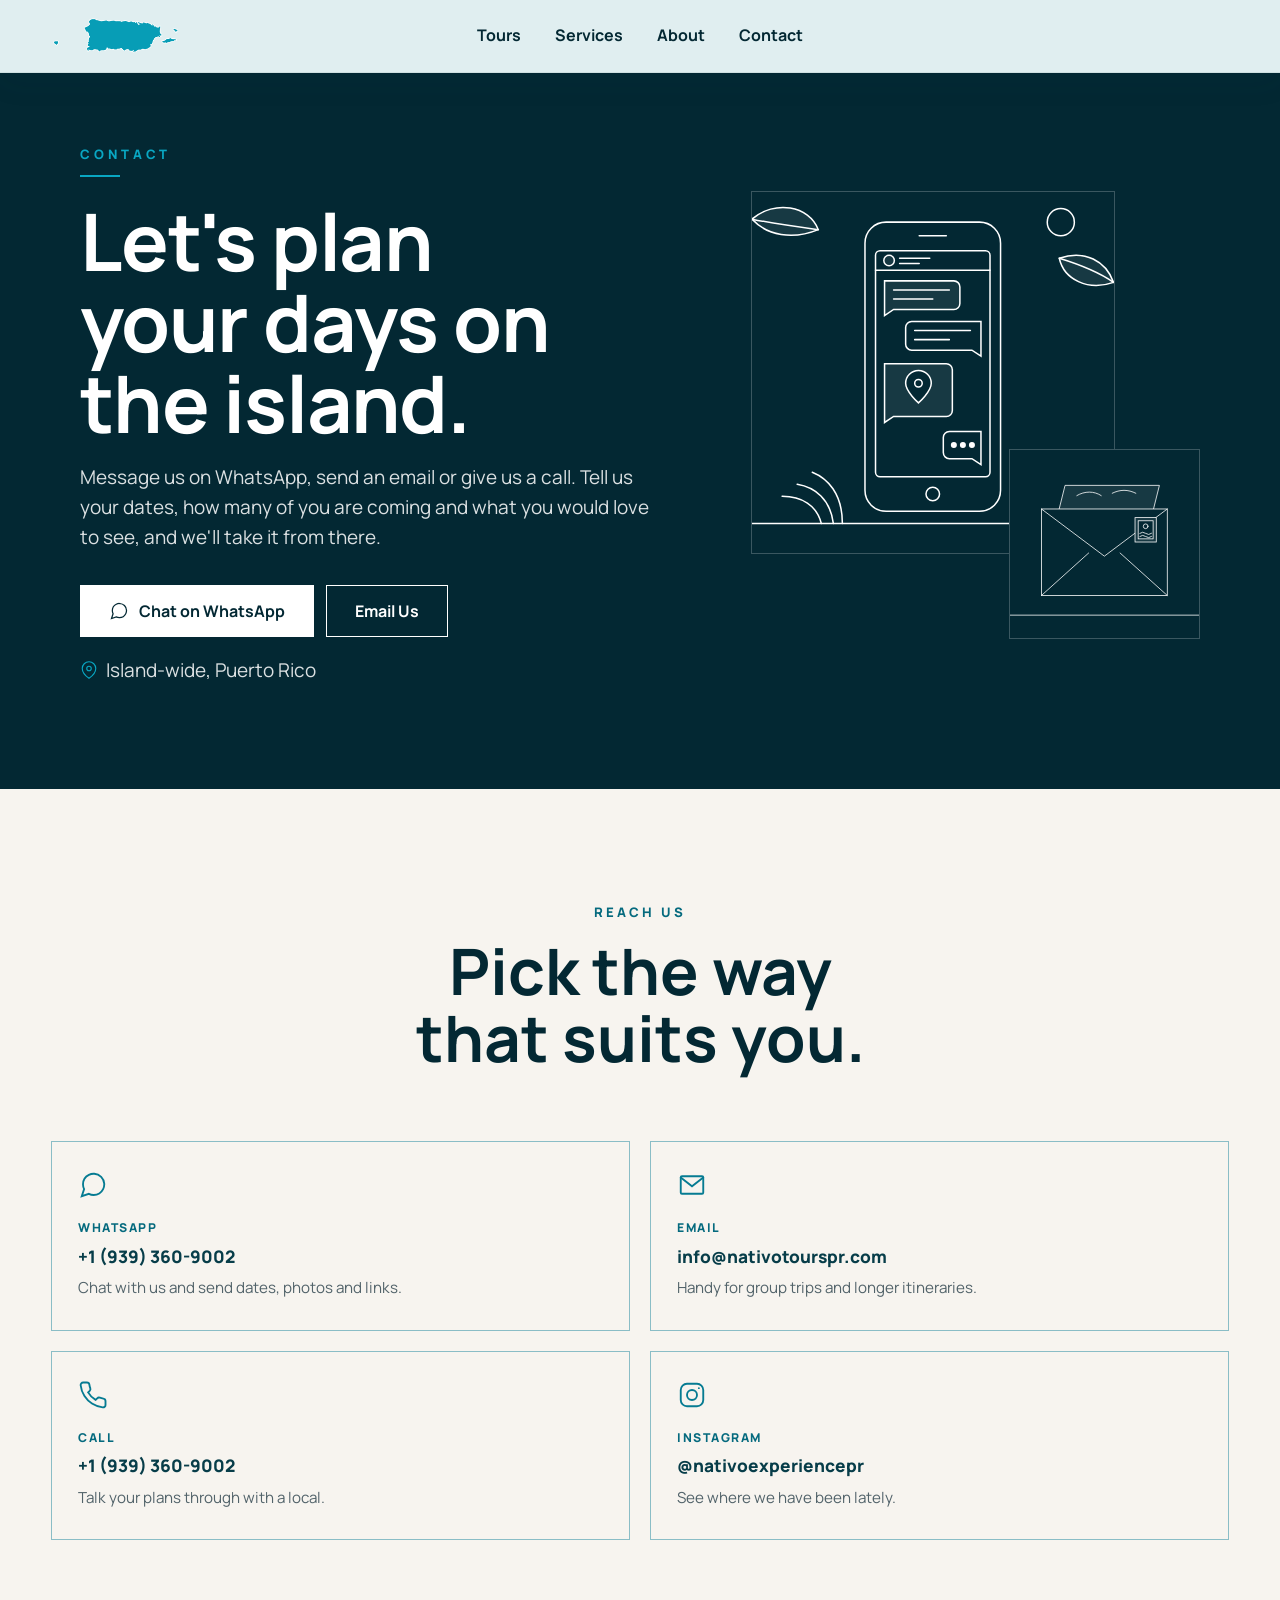
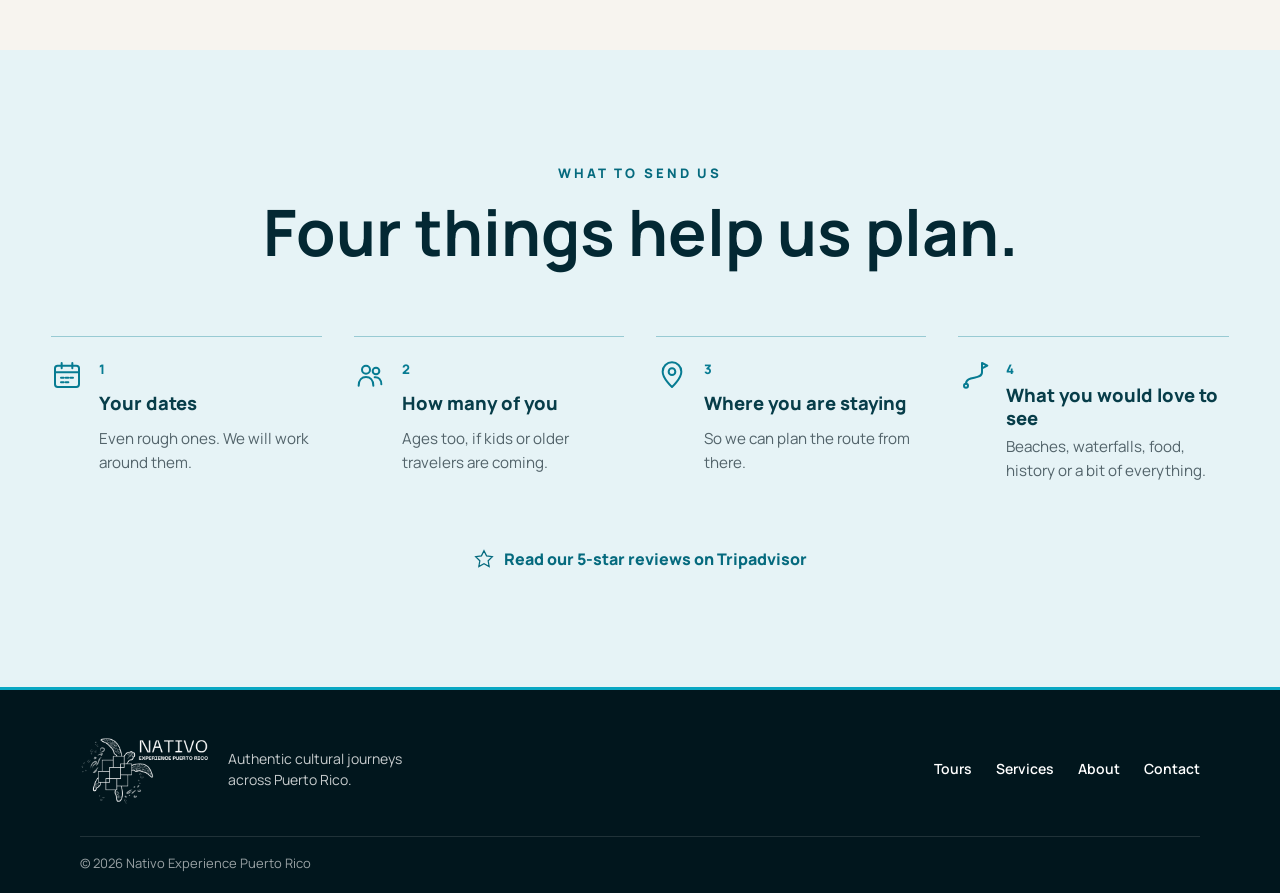
<file: preview/contact.html>
<!DOCTYPE html>
<html lang="en">
<head>
<meta name="robots" content="noindex, nofollow">

<meta charset="UTF-8">
<meta name="viewport" content="width=device-width, initial-scale=1.0">

<title>Contact | Nativo Experience Puerto Rico</title>

<meta
name="description"
content="Plan your Puerto Rico trip with Nativo Experience: chat on WhatsApp, email or call us, and we will shape the days around what you love.">

<link rel="preconnect" href="https://fonts.googleapis.com">
<link rel="preconnect" href="https://fonts.gstatic.com" crossorigin>

<link
href="https://fonts.googleapis.com/css2?family=Manrope:wght@300;400;500;600;700;800&display=swap"
rel="stylesheet">

<link rel="icon" type="image/png" sizes="32x32" href="/assets/favicon-32.png?v=20260924a">
<link rel="apple-touch-icon" href="/assets/favicon-180.png?v=20260924a">
<script>
/* Tema de Halloween: se enciende solo hasta el 31 de octubre de 2026 (ver halloween.css) */
if (new Date() < new Date(2026, 10, 1)) {
  document.documentElement.classList.add("halloween");
  document.head.insertAdjacentHTML("beforeend", '<link rel="stylesheet" href="https://fonts.googleapis.com/css2?family=Anton&family=Special+Elite&display=swap">');
}
</script>
<link rel="stylesheet" href="styles.css?v=20261113c">
<link rel="stylesheet" href="halloween.css?v=20261113c">

</head>

<body class="contact-page">

<a class="salto-al-contenido" href="#contenido">Skip to main content</a>

<header class="site-header">

  <div class="container nav-wrap">

    <a class="brand" href="index.html#home" aria-label="Nativo Experience Puerto Rico">
      <img
        class="nav-island-logo"
        src="/assets/pr-island.png"
        alt="Puerto Rico"
      >
    </a>

    <button
      class="menu-toggle"
      type="button"
      aria-expanded="false"
      aria-controls="primary-nav"
      aria-label="Menu"
    >
      <span></span>
      <span></span>
      <span></span>
    </button>

    <nav class="primary-nav" id="primary-nav">

      <ul class="nav-links">


        <li><a href="tours.html">Tours</a></li>

        <li><a href="services.html">Services</a></li>

        <li><a href="about.html">About</a></li>

        <li><a href="contact.html" aria-current="page">Contact</a></li>

      </ul>

    </nav>

  </div>

</header>


<main id="contenido">

<!-- ==========================================
CONTACT · PÁGINA PROPIA

El mismo Let's Plan que el home, servicios y About,
como página: el titular es el h1 y la sección baja lo
que ocupa la cabecera fija. Dibujos propios: el chat
de WhatsApp y el sobre.
========================================== -->

<section id="contact" class="cierre cierre-pagina">

  <div class="cierre-wrap cierre-grid">

    <div class="cierre-texto">

      <span class="eyebrow">CONTACT</span>

      <h1>Let's plan your days on the island.</h1>

      <p>
        Message us on WhatsApp, send an email or give us a call. Tell us your
        dates, how many of you are coming and what you would love to see, and
        we'll take it from there.
      </p>

      <div class="cierre-botones">

        <a
          class="cierre-boton cierre-boton-blanco"
          href="https://wa.me/19393609002"
          target="_blank"
          rel="noopener noreferrer"><svg viewBox="0 0 24 24" fill="none" stroke="currentColor" stroke-width="1.5" stroke-linecap="round" stroke-linejoin="miter" aria-hidden="true" focusable="false"><path d="M21 11.5a8.38 8.38 0 0 1-.9 3.8 8.5 8.5 0 0 1-7.6 4.7 8.38 8.38 0 0 1-3.8-.9L3 21l1.9-5.7a8.38 8.38 0 0 1-.9-3.8 8.5 8.5 0 0 1 4.7-7.6 8.38 8.38 0 0 1 3.8-.9h.5a8.48 8.48 0 0 1 8 8v.5z"/></svg>Chat on WhatsApp</a>

        <a
          class="cierre-boton cierre-boton-contorno"
          href="mailto:info@nativotourspr.com">Email Us</a>

      </div>

      <p class="contacto-lugar"><svg viewBox="0 0 24 24" fill="none" stroke="currentColor" stroke-width="1.5" stroke-linecap="round" stroke-linejoin="miter" aria-hidden="true" focusable="false"><path d="M21 10c0 7-9 13-9 13s-9-6-9-13a9 9 0 0 1 18 0z"/><circle cx="12" cy="10" r="3"/></svg><span>Island-wide, Puerto Rico</span></p>

    </div>

    <div class="cierre-dibujos">

      <div class="cierre-dibujo cierre-dibujo-grande"><svg focusable="false" viewBox="0 0 480 480" role="img" aria-label="A phone showing a WhatsApp conversation with a shared location pin and a reply being typed." style="color: var(--il-line, #09a7c3)">
<g style="fill: none; stroke: currentColor; stroke-width: 2; stroke-linejoin: miter; stroke-linecap: round; stroke-miterlimit: 10">
<rect x="-2" y="-2" width="484" height="484" style="fill: var(--il-fill, #ffffff)"></rect>
<path d="M0 36 C30 10 76 18 88 50 C54 64 20 58 0 36 Z" style="fill: var(--il-shade, #d6e9e9)"></path>
<path d="M0 36 C28 42 58 46 88 50"></path>
<path d="M480 120 C446 132 414 116 408 88 C442 76 470 92 480 120 Z" style="fill: var(--il-shade, #d6e9e9)"></path>
<path d="M480 120 C460 106 434 96 408 88"></path>
<circle cx="410" cy="40" r="18"></circle>
<path d="M0 440 H480"></path>
<rect x="150" y="40" width="180" height="384" rx="28" style="fill: var(--il-bg, #f7f4ef)"></rect>
<rect x="164" y="78" width="152" height="300" rx="6" style="fill: var(--il-fill, #ffffff)"></rect>
<path d="M222 58 H258"></path>
<circle cx="240" cy="401" r="9"></circle>
<path d="M164 104 H316"></path>
<circle cx="182" cy="91" r="7" style="fill: var(--il-shade, #d6e9e9)"></circle>
<path d="M196 88 H236 M196 95 H222"></path>
<path d="M176 118 H268 A8 8 0 0 1 276 126 V148 A8 8 0 0 1 268 156 H188 L176 164 Z" style="fill: var(--il-shade, #d6e9e9)"></path>
<path d="M188 130 H262 M188 142 H240"></path>
<path d="M304 172 H212 A8 8 0 0 0 204 180 V202 A8 8 0 0 0 212 210 H292 L304 218 Z" style="fill: var(--il-bg, #f7f4ef)"></path>
<path d="M216 184 H290 M216 196 H262"></path>
<path d="M176 228 H258 A8 8 0 0 1 266 236 V290 A8 8 0 0 1 258 298 H188 L176 306 Z" style="fill: var(--il-shade, #d6e9e9)"></path>
<path d="M221 280 C221 280 204 265 204 254 A17 17 0 0 1 238 254 C238 265 221 280 221 280 Z" style="fill: var(--il-fill, #ffffff)"></path>
<circle cx="221" cy="254" r="5"></circle>
<path d="M304 318 H262 A8 8 0 0 0 254 326 V346 A8 8 0 0 0 262 354 H292 L304 362 Z" style="fill: var(--il-bg, #f7f4ef)"></path>
<circle cx="268" cy="336" r="3" style="fill: currentColor"></circle>
<circle cx="280" cy="336" r="3" style="fill: currentColor"></circle>
<circle cx="292" cy="336" r="3" style="fill: currentColor"></circle>
<path d="M120 440 C120 400 100 380 80 372 M108 440 C104 408 84 392 60 388 M92 440 C86 416 66 404 40 404"></path>
<path d="M360 440 C360 400 380 380 400 372 M372 440 C376 408 396 392 420 388 M388 440 C394 416 414 404 440 404"></path>
</g>
</svg></div>

      <div class="cierre-dibujo cierre-dibujo-chico"><svg focusable="false" viewBox="0 0 480 480" role="img" aria-label="A sealed envelope with a stamp, a postcard of the island tucked behind it." style="color: var(--il-line, #09a7c3)">
<g style="fill: none; stroke: currentColor; stroke-width: 2; stroke-linejoin: miter; stroke-linecap: round; stroke-miterlimit: 10">
<rect x="-2" y="-2" width="484" height="484" style="fill: var(--il-fill, #ffffff)"></rect>
<path d="M120 170 L140 90 H380 L360 170" style="fill: var(--il-shade, #d6e9e9)"></path>
<path d="M170 116 C190 104 214 104 232 116 M260 110 C280 100 300 100 320 110"></path>
<rect x="80" y="150" width="320" height="220" style="fill: var(--il-bg, #f7f4ef)"></rect>
<path d="M80 150 L240 270 L400 150"></path>
<path d="M80 370 L200 262 M400 370 L280 262"></path>
<rect x="318" y="172" width="54" height="62" style="fill: var(--il-shade, #d6e9e9)"></rect>
<rect x="326" y="180" width="38" height="46" style="fill: var(--il-fill, #ffffff)"></rect>
<circle cx="345" cy="194" r="6"></circle>
<path d="M330 212 Q337.5 206 345 212 T360 212 M330 220 Q337.5 214 345 220 T360 220"></path>
<path d="M0 420 H480"></path>
</g>
</svg></div>

    </div>

  </div>

</section>


<!-- ==========================================
CONTACT · VÍAS Y QUÉ ENVIAR

Sobre arena, como el resto del sitio: las cuatro
formas de escribirnos con el dato completo, y lo que
nos ayuda a planear. Cierra con Tripadvisor.
========================================== -->

<section class="contacto-vias" aria-labelledby="vias-titulo">

  <div class="container">

    <div class="section-title">
      <span>Reach Us</span>
      <h2 id="vias-titulo">Pick the way that suits you.</h2>
    </div>

    <ul class="contacto-vias-lista">
      <li>
        <a class="contacto-via" href="https://wa.me/19393609002?text=Hi%20Nativo%2C%20I%27d%20like%20to%20plan%20a%20trip%20around%20Puerto%20Rico." target="_blank" rel="noopener noreferrer">
          <span class="contacto-via-icono"><svg viewBox="0 0 24 24" fill="none" stroke="currentColor" stroke-width="1.5" stroke-linecap="round" stroke-linejoin="miter" aria-hidden="true" focusable="false"><path d="M21 11.5a8.38 8.38 0 0 1-.9 3.8 8.5 8.5 0 0 1-7.6 4.7 8.38 8.38 0 0 1-3.8-.9L3 21l1.9-5.7a8.38 8.38 0 0 1-.9-3.8 8.5 8.5 0 0 1 4.7-7.6 8.38 8.38 0 0 1 3.8-.9h.5a8.48 8.48 0 0 1 8 8v.5z"/></svg></span>
          <span class="contacto-via-nombre">WhatsApp</span>
          <span class="contacto-via-dato">+1 (939) 360-9002</span>
          <span class="contacto-via-nota">Chat with us and send dates, photos and links.</span>
        </a>
      </li>

      <li>
        <a class="contacto-via" href="mailto:info@nativotourspr.com?subject=Trip%20Planning">
          <span class="contacto-via-icono"><svg viewBox="0 0 24 24" fill="none" stroke="currentColor" stroke-width="1.5" stroke-linecap="round" stroke-linejoin="miter" aria-hidden="true" focusable="false"><rect x="3" y="5" width="18" height="14" rx="1"/><path d="M3 6l9 7 9-7"/></svg></span>
          <span class="contacto-via-nombre">Email</span>
          <span class="contacto-via-dato">info@nativotourspr.com</span>
          <span class="contacto-via-nota">Handy for group trips and longer itineraries.</span>
        </a>
      </li>

      <li>
        <a class="contacto-via" href="tel:+19393609002">
          <span class="contacto-via-icono"><svg viewBox="0 0 24 24" fill="none" stroke="currentColor" stroke-width="1.5" stroke-linecap="round" stroke-linejoin="miter" aria-hidden="true" focusable="false"><path d="M22 16.92v3a2 2 0 0 1-2.18 2 19.79 19.79 0 0 1-8.63-3.07 19.5 19.5 0 0 1-6-6A19.79 19.79 0 0 1 2.12 4.18 2 2 0 0 1 4.11 2h3a2 2 0 0 1 2 1.72c.13.96.36 1.9.7 2.81a2 2 0 0 1-.45 2.11L8.09 9.91a16 16 0 0 0 6 6l1.27-1.27a2 2 0 0 1 2.11-.45c.9.34 1.85.57 2.81.7A2 2 0 0 1 22 16.92z"/></svg></span>
          <span class="contacto-via-nombre">Call</span>
          <span class="contacto-via-dato">+1 (939) 360-9002</span>
          <span class="contacto-via-nota">Talk your plans through with a local.</span>
        </a>
      </li>

      <li>
        <a class="contacto-via" href="https://www.instagram.com/nativoexperiencepr/" target="_blank" rel="noopener noreferrer">
          <span class="contacto-via-icono"><svg viewBox="0 0 24 24" fill="none" stroke="currentColor" stroke-width="1.5" stroke-linecap="round" stroke-linejoin="miter" aria-hidden="true" focusable="false"><rect x="3" y="3" width="18" height="18" rx="5"/><circle cx="12" cy="12" r="4"/><path d="M17.5 6.5h.01"/></svg></span>
          <span class="contacto-via-nombre">Instagram</span>
          <span class="contacto-via-dato">@nativoexperiencepr</span>
          <span class="contacto-via-nota">See where we have been lately.</span>
        </a>
      </li>

    </ul>

  </div>

</section>


<section class="contacto-pasos" aria-labelledby="pasos-titulo">

  <div class="container">

    <div class="section-title">
      <span>What To Send Us</span>
      <h2 id="pasos-titulo">Four things help us plan.</h2>
    </div>

    <ol class="contacto-pasos-lista">
      <li>
        <img src="/assets/tours/icon-dates.svg" width="32" height="32" alt="">
        <span class="contacto-paso-numero">1</span>
        <span class="contacto-paso-nombre">Your dates</span>
        <span class="contacto-paso-nota">Even rough ones. We will work around them.</span>
      </li>

      <li>
        <img src="/assets/tours/icon-group.svg" width="32" height="32" alt="">
        <span class="contacto-paso-numero">2</span>
        <span class="contacto-paso-nombre">How many of you</span>
        <span class="contacto-paso-nota">Ages too, if kids or older travelers are coming.</span>
      </li>

      <li>
        <img src="/assets/tours/icon-meet.svg" width="32" height="32" alt="">
        <span class="contacto-paso-numero">3</span>
        <span class="contacto-paso-nombre">Where you are staying</span>
        <span class="contacto-paso-nota">So we can plan the route from there.</span>
      </li>

      <li>
        <img src="/assets/tours/icon-stops.svg" width="32" height="32" alt="">
        <span class="contacto-paso-numero">4</span>
        <span class="contacto-paso-nombre">What you would love to see</span>
        <span class="contacto-paso-nota">Beaches, waterfalls, food, history or a bit of everything.</span>
      </li>

    </ol>

    <p class="contacto-resenas">
      <a href="https://www.tripadvisor.com/Attraction_Review-g147320-d28063850-Reviews-Nativo_Experiences_Puerto_Rico-San_Juan_Puerto_Rico.html" target="_blank" rel="noopener noreferrer"><svg viewBox="0 0 24 24" fill="none" stroke="currentColor" stroke-width="1.5" stroke-linecap="round" stroke-linejoin="miter" aria-hidden="true" focusable="false"><polygon points="12 2 15.09 8.26 22 9.27 17 14.14 18.18 21.02 12 17.77 5.82 21.02 7 14.14 2 9.27 8.91 8.26 12 2"/></svg><span>Read our 5-star reviews on Tripadvisor</span></a>
    </p>

  </div>

</section>

</main>


<footer class="pie">

  <div class="cierre-wrap">

    <div class="pie-fila">

      <div class="pie-marca">

        <img
          class="pie-logo"
          src="/assets/logo-white.png"
          alt="Nativo Experience Puerto Rico">

        <p>Authentic cultural journeys across Puerto Rico.</p>

      </div>

      <nav aria-label="Footer">
        <ul class="pie-nav">
          <li><a href="tours.html">Tours</a></li>
          <li><a href="services.html">Services</a></li>
          <li><a href="about.html">About</a></li>
          <li><a href="contact.html">Contact</a></li>
        </ul>
      </nav>

    </div>

    <div class="pie-base">
      <p>&copy; <span data-anio>2026</span> Nativo Experience Puerto Rico</p>
    </div>

  </div>

</footer>


<script src="script.js?v=20261113c"></script>


</body>

</html>
</file>
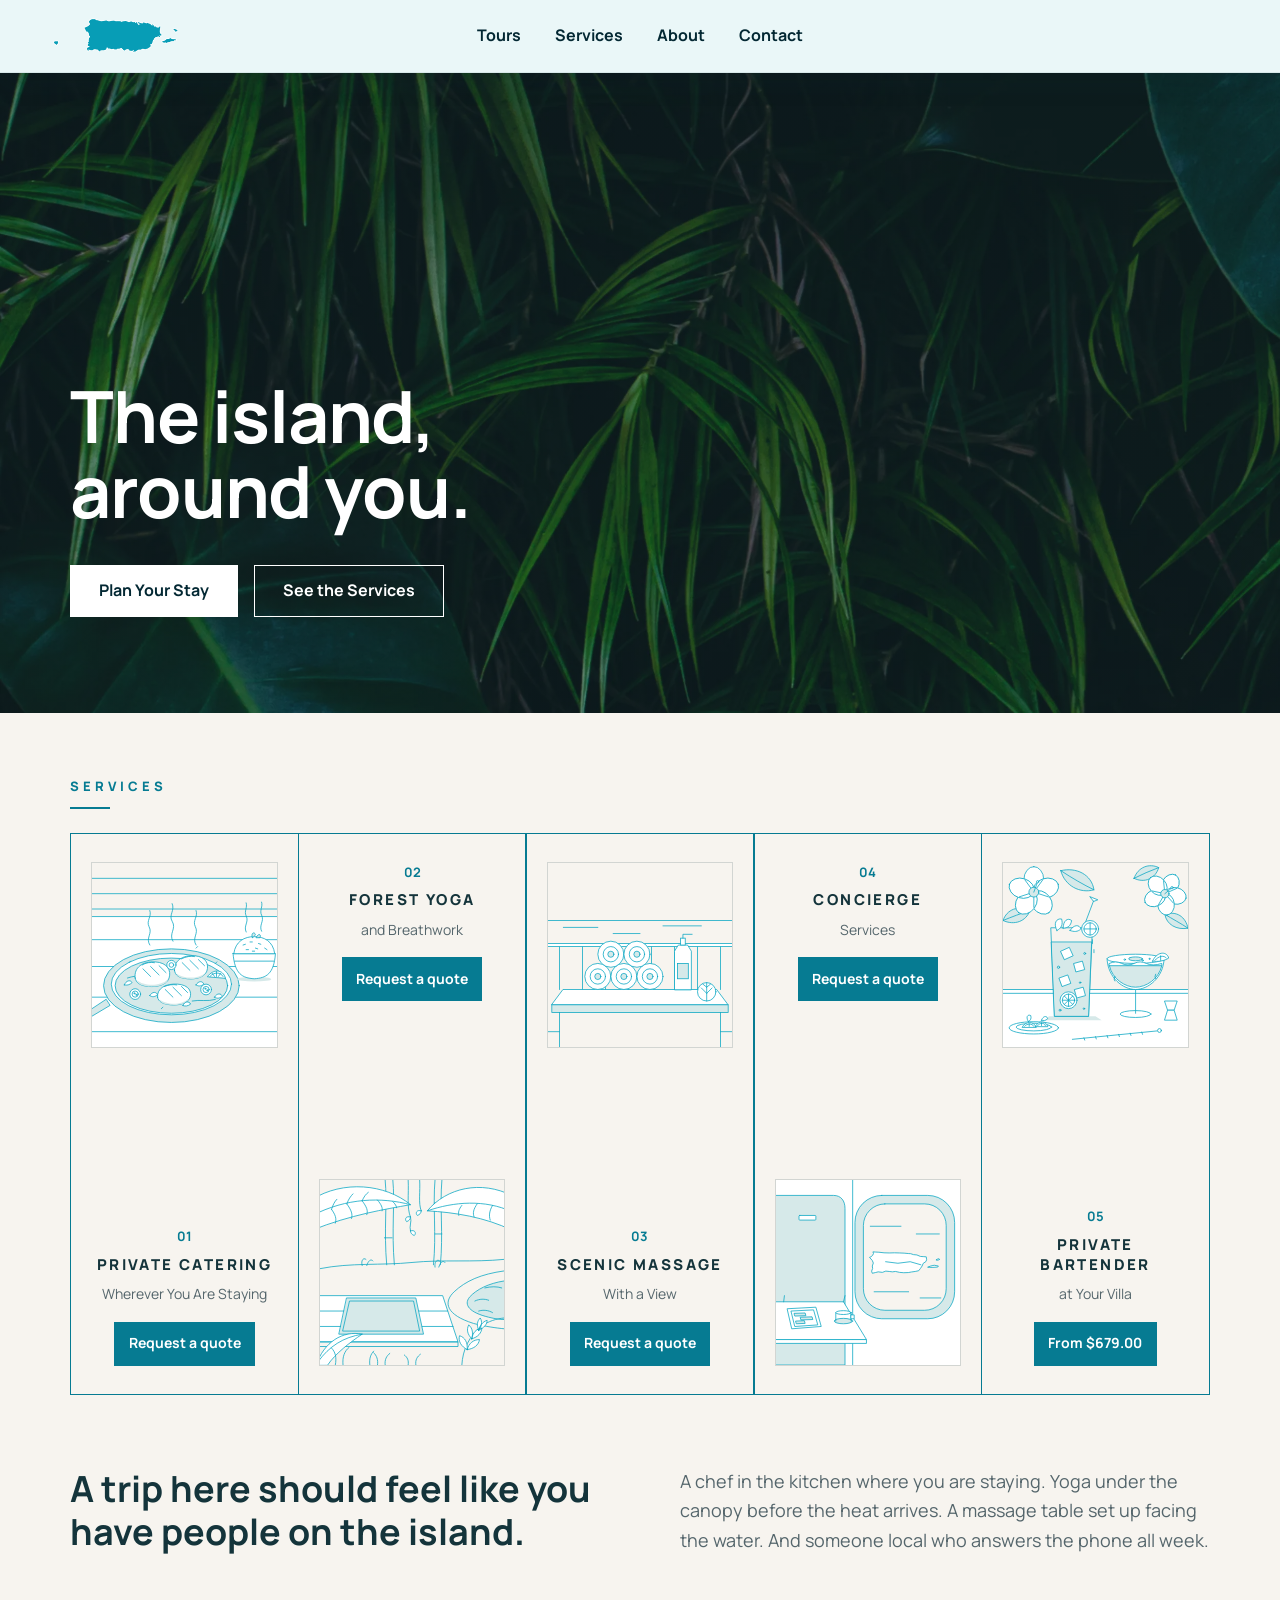
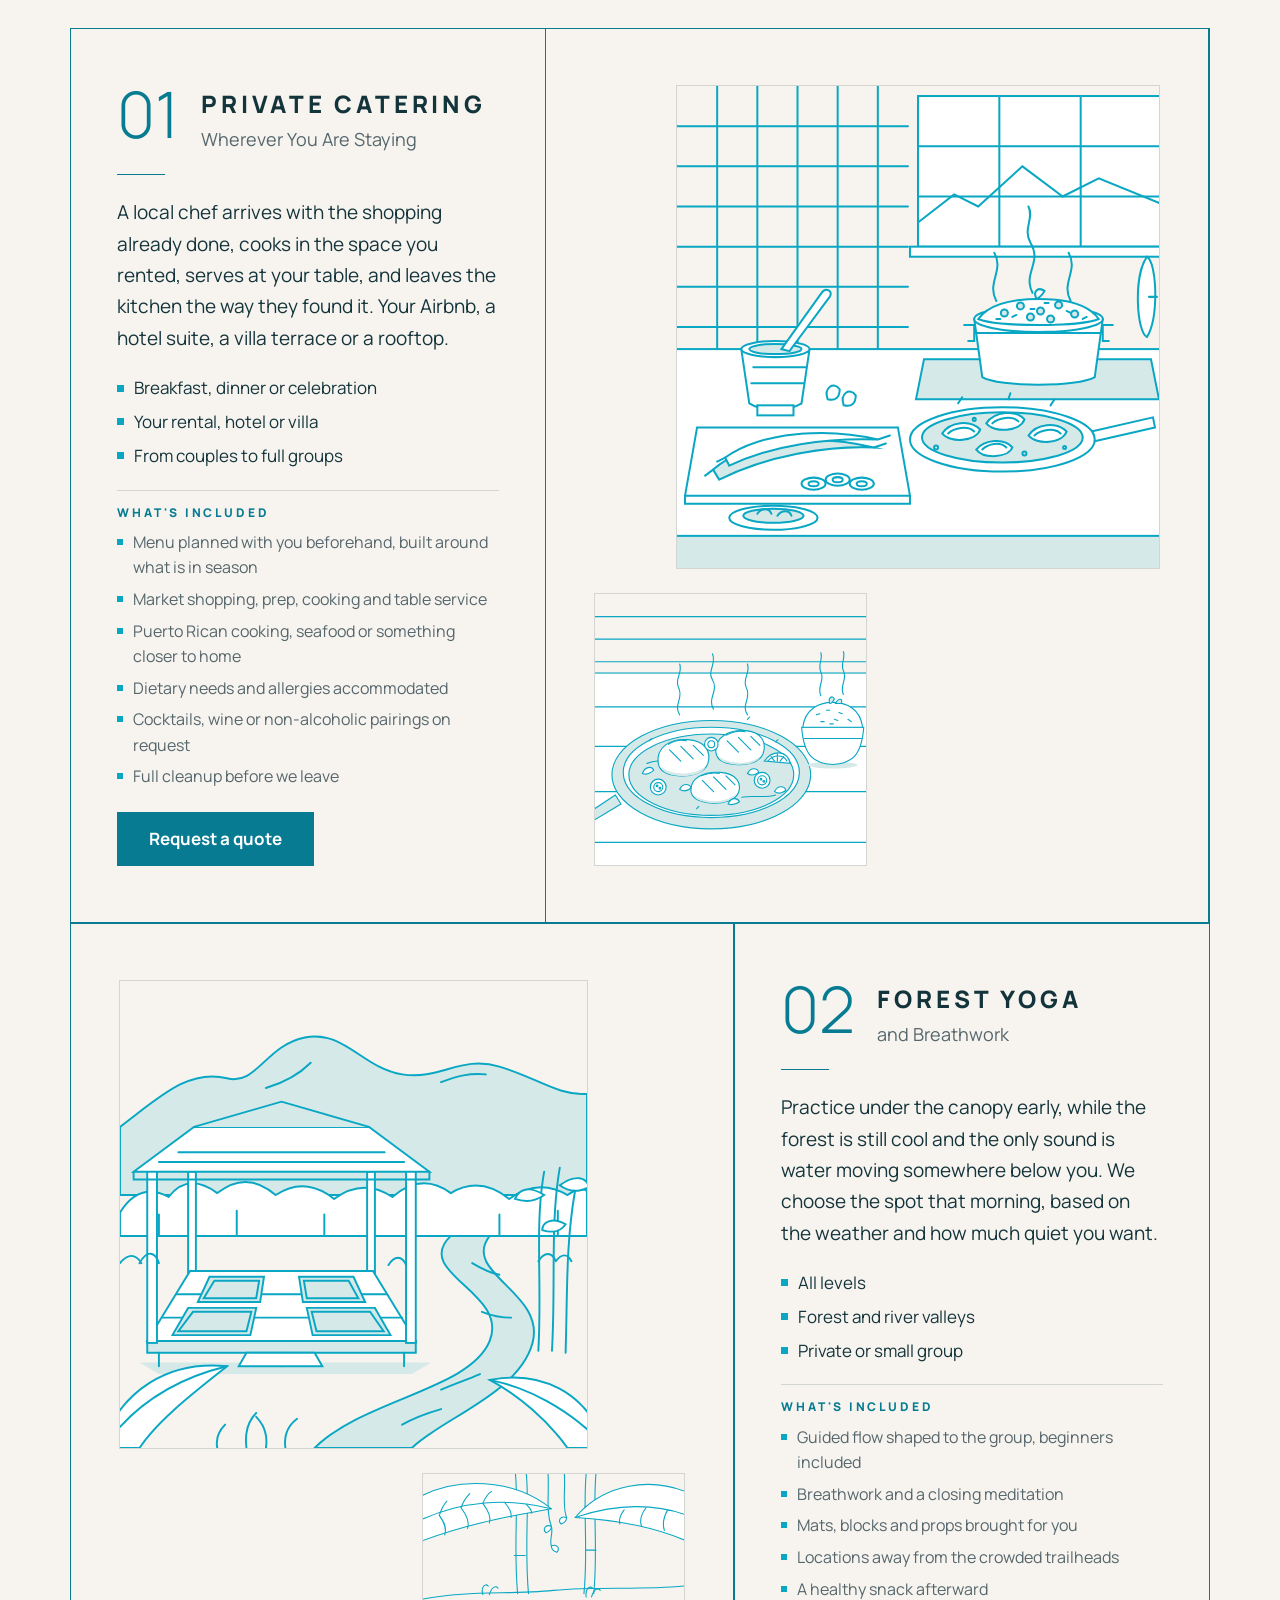
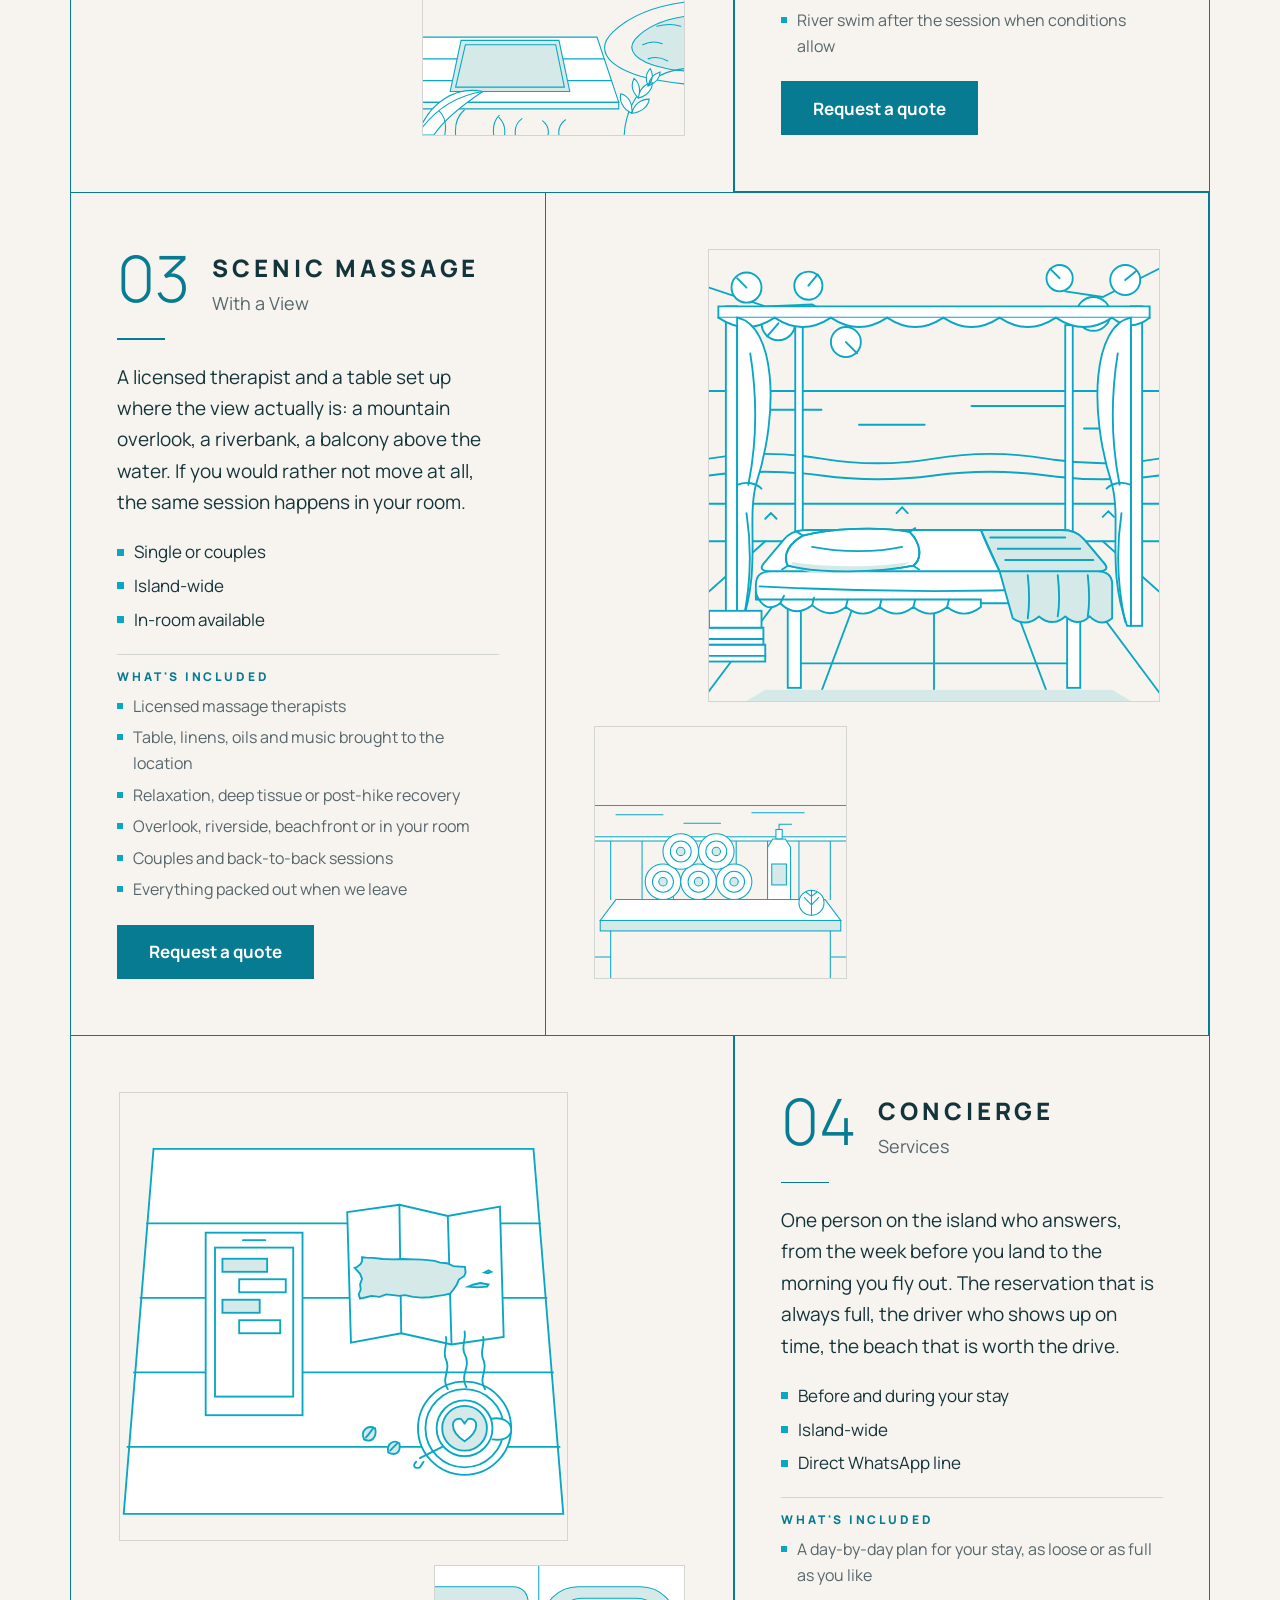
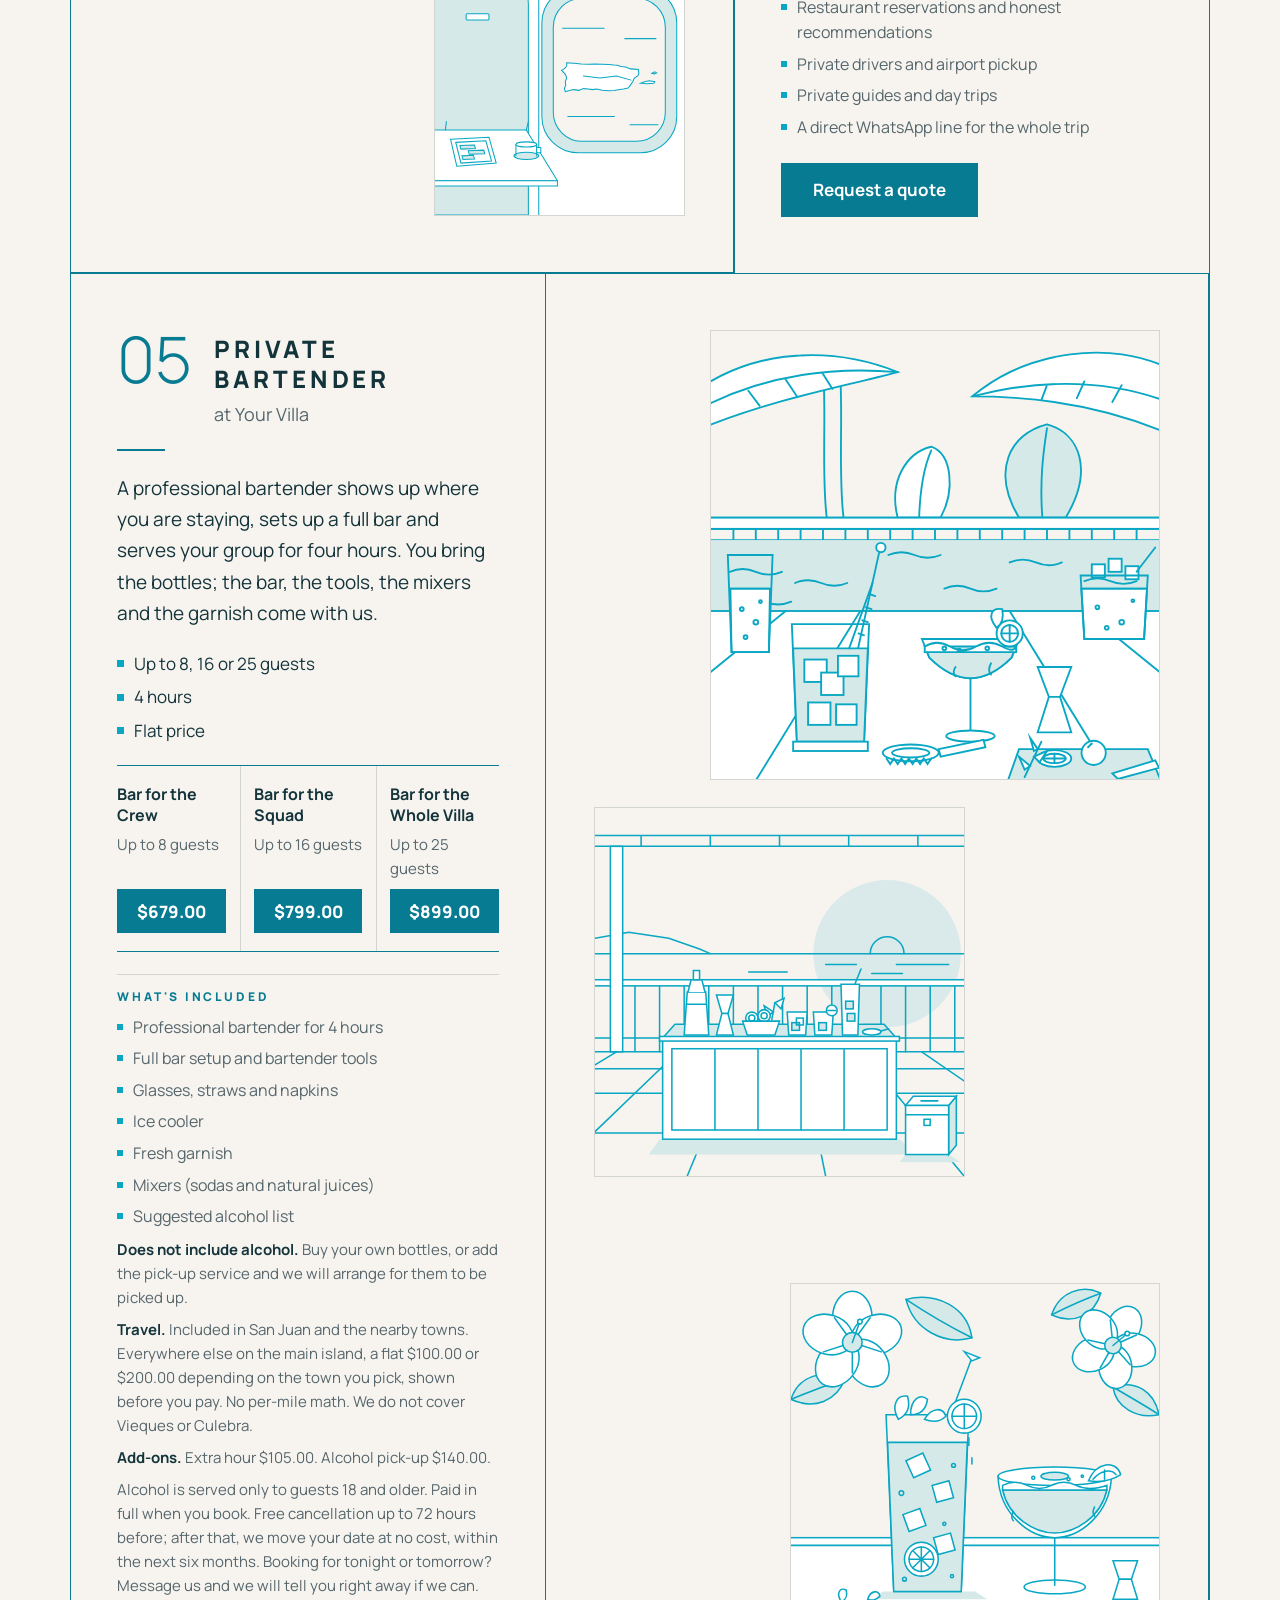
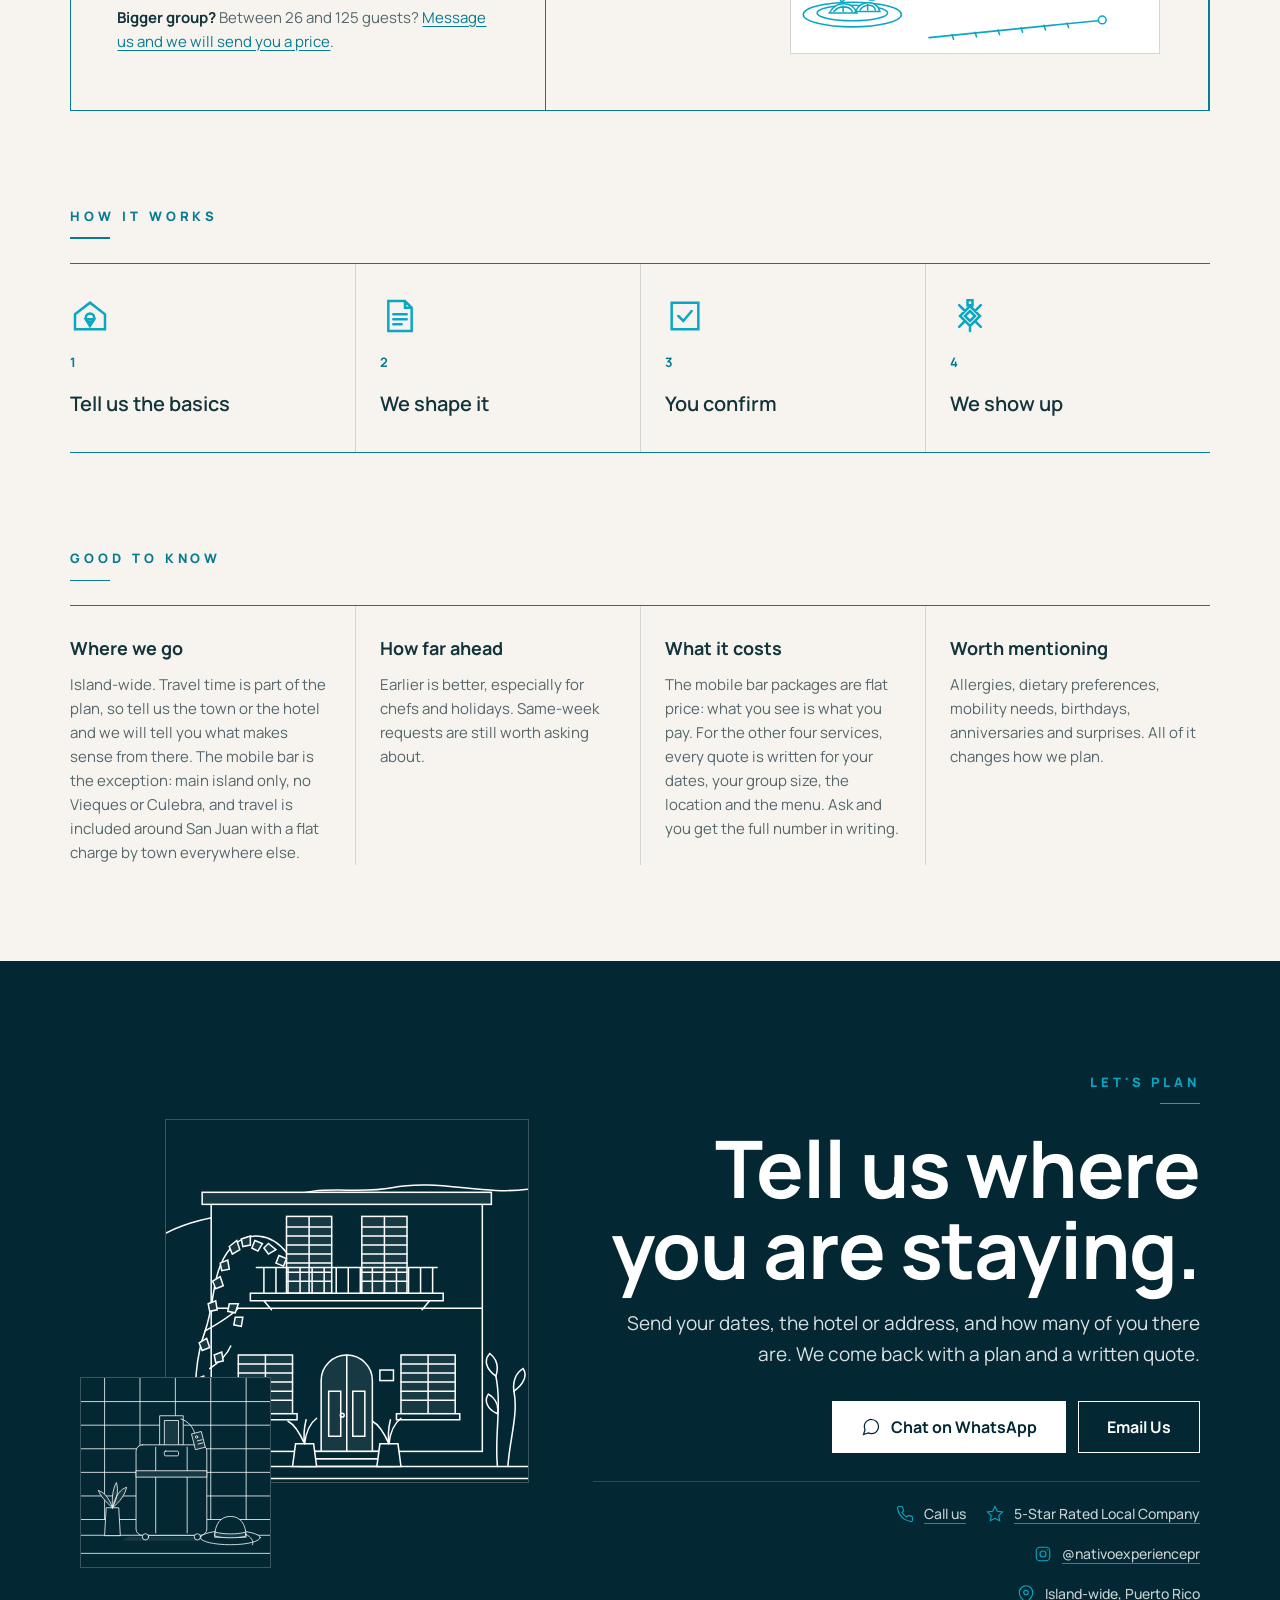
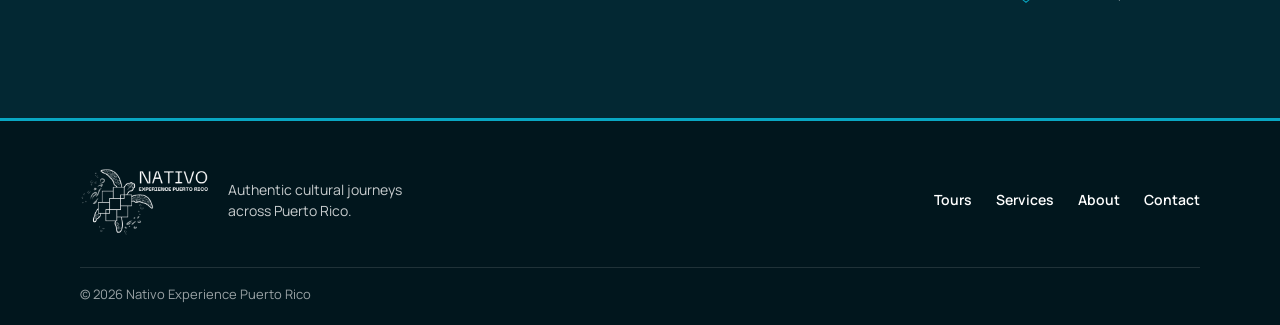
<file: preview/services.html>
<!DOCTYPE html>
<html lang="en">
<head>
<meta name="robots" content="noindex, nofollow">

<meta charset="UTF-8">
<meta name="viewport" content="width=device-width, initial-scale=1.0">

<title>Private Services | Nativo Experience Puerto Rico</title>

<meta
name="description"
content="Private catering where you are staying, forest yoga, scenic massage and island concierge services, arranged by locals across Puerto Rico.">

<link rel="preconnect" href="https://fonts.googleapis.com">
<link rel="preconnect" href="https://fonts.gstatic.com" crossorigin>

<link
href="https://fonts.googleapis.com/css2?family=Manrope:wght@300;400;500;600;700;800&display=swap"
rel="stylesheet">

<link rel="icon" type="image/png" sizes="32x32" href="/assets/favicon-32.png?v=20260924a">
<link rel="apple-touch-icon" href="/assets/favicon-180.png?v=20260924a">
<script>
/* Tema de Halloween: se enciende solo hasta el 31 de octubre de 2026 (ver halloween.css) */
if (new Date() < new Date(2026, 10, 1)) {
  document.documentElement.classList.add("halloween");
  document.head.insertAdjacentHTML("beforeend", '<link rel="stylesheet" href="https://fonts.googleapis.com/css2?family=Anton&family=Special+Elite&display=swap">');
}
</script>
<link rel="stylesheet" href="styles.css?v=20261113c">
<link rel="stylesheet" href="services.css?v=20261113c">
<link rel="stylesheet" href="halloween.css?v=20261113c">

</head>

<body class="services-page">

<a class="salto-al-contenido" href="#contenido">Skip to main content</a>

<header class="site-header">

  <div class="container nav-wrap">

    <a class="brand" href="index.html#home" aria-label="Nativo Experience Puerto Rico">
      <img
        class="nav-island-logo"
        src="/assets/pr-island.png"
        alt="Puerto Rico"
      >
    </a>

    <button
      class="menu-toggle"
      type="button"
      aria-expanded="false"
      aria-controls="primary-nav"
      aria-label="Menu"
    >
      <span></span>
      <span></span>
      <span></span>
    </button>

    <nav class="primary-nav" id="primary-nav">

      <ul class="nav-links">


        <li><a href="tours.html">Tours</a></li>

        <li><a href="services.html" aria-current="page">Services</a></li>

        <li><a href="about.html">About</a></li>

        <li><a href="contact.html">Contact</a></li>


      </ul>

    </nav>

  </div>

</header>


<main id="contenido">

<!-- ==========================================
HERO FIJO

Se queda pegado arriba y la hoja de arena que viene
después le pasa por encima al bajar.
========================================== -->

<section class="svc-hero">

  <div class="svc-wrap svc-hero-inner">

    <h1>The island, around you.</h1>

    <div class="svc-hero-actions">

      <a class="svc-button svc-button-light" href="#inquire">
        Plan Your Stay
      </a>

      <a class="svc-button svc-button-ghost" href="#carta">
        See the Services
      </a>

    </div>

  </div>

</section>


<div class="svc-sheet">

<!-- ==========================================
CARTA RESUMIDA

Celular: cinco filas con ícono. Escritorio: cinco
franjas con la escena y el botón de cada servicio.
========================================== -->

<nav class="svc-carta" id="carta" aria-labelledby="carta-titulo">

  <div class="svc-wrap">

    <h2 class="svc-section-title" id="carta-titulo">Services</h2>

    <ol class="svc-carta-list">

      <li>
        <a class="svc-carta-scene" href="#catering" tabindex="-1" aria-hidden="true">
          <img src="/assets/services/service-01-catering-alt.svg?v=20260928a" width="216" height="216" alt="" loading="lazy">
        </a>
        <a class="svc-carta-link" href="#catering">
          <img class="svc-carta-icon" src="/assets/services/icon-01-catering.svg" width="28" height="28" alt="">
          <span class="svc-carta-number">01</span>
          <span class="svc-carta-name">Private Catering</span>
          <span class="svc-carta-sub">Wherever You Are Staying</span>
        </a>
        <a
          class="svc-carta-action"
          href="https://wa.me/19393609002?text=Hi%20Nativo%2C%20I%27d%20like%20a%20quote%20for%20private%20catering%20where%20I%27m%20staying%20in%20Puerto%20Rico."
          target="_blank"
          rel="noopener noreferrer">Request a quote</a>
      </li>

      <li>
        <a class="svc-carta-scene" href="#forest-yoga" tabindex="-1" aria-hidden="true">
          <img src="/assets/services/service-02-yoga-alt.svg" width="216" height="216" alt="" loading="lazy">
        </a>
        <a class="svc-carta-link" href="#forest-yoga">
          <img class="svc-carta-icon" src="/assets/services/icon-02-yoga.svg" width="28" height="28" alt="">
          <span class="svc-carta-number">02</span>
          <span class="svc-carta-name">Forest Yoga</span>
          <span class="svc-carta-sub">and Breathwork</span>
        </a>
        <a
          class="svc-carta-action"
          href="https://wa.me/19393609002?text=Hi%20Nativo%2C%20I%27d%20like%20a%20quote%20for%20a%20forest%20yoga%20session."
          target="_blank"
          rel="noopener noreferrer">Request a quote</a>
      </li>

      <li>
        <a class="svc-carta-scene" href="#massage" tabindex="-1" aria-hidden="true">
          <img src="/assets/services/service-03-massage-alt.svg" width="216" height="216" alt="" loading="lazy">
        </a>
        <a class="svc-carta-link" href="#massage">
          <img class="svc-carta-icon" src="/assets/services/icon-03-massage.svg" width="28" height="28" alt="">
          <span class="svc-carta-number">03</span>
          <span class="svc-carta-name">Scenic Massage</span>
          <span class="svc-carta-sub">With a View</span>
        </a>
        <a
          class="svc-carta-action"
          href="https://wa.me/19393609002?text=Hi%20Nativo%2C%20I%27d%20like%20a%20quote%20for%20a%20scenic%20massage%20session."
          target="_blank"
          rel="noopener noreferrer">Request a quote</a>
      </li>

      <li>
        <a class="svc-carta-scene" href="#concierge" tabindex="-1" aria-hidden="true">
          <img src="/assets/services/service-04-concierge-alt.svg" width="216" height="216" alt="" loading="lazy">
        </a>
        <a class="svc-carta-link" href="#concierge">
          <img class="svc-carta-icon" src="/assets/services/icon-04-concierge.svg" width="28" height="28" alt="">
          <span class="svc-carta-number">04</span>
          <span class="svc-carta-name">Concierge</span>
          <span class="svc-carta-sub">Services</span>
        </a>
        <a
          class="svc-carta-action"
          href="https://wa.me/19393609002?text=Hi%20Nativo%2C%20I%27d%20like%20help%20planning%20my%20stay%20with%20your%20concierge%20service."
          target="_blank"
          rel="noopener noreferrer">Request a quote</a>
      </li>

      <li>
        <a class="svc-carta-scene" href="#mobile-bar" tabindex="-1" aria-hidden="true">
          <img src="/assets/services/service-05-bar-drinks.svg?v=20260928a" width="216" height="216" alt="" loading="lazy">
        </a>
        <a class="svc-carta-link" href="#mobile-bar">
          <img class="svc-carta-icon" src="/assets/services/icon-05-bar.svg" width="28" height="28" alt="">
          <span class="svc-carta-number">05</span>
          <span class="svc-carta-name">Private Bartender</span>
          <span class="svc-carta-sub">at Your Villa</span>
        </a>
        <a class="svc-carta-action" href="#mobile-bar">From $679.00</a>
      </li>

    </ol>

  </div>

</nav>


<!-- ==========================================
INTRODUCCIÓN
========================================== -->

<section class="svc-intro">

  <div class="svc-wrap svc-intro-grid">

    <h2>
      A trip here should feel like you have people on the island.
    </h2>

    <p>
      A chef in the kitchen where you are staying. Yoga under the canopy
      before the heat arrives. A massage table set up facing the water.
      And someone local who answers the phone all week.
    </p>

  </div>

</section>


<!-- ==========================================
LOS CINCO SERVICIOS

Cada servicio tiene dos columnas: el texto y las
imágenes. En el celular la columna de texto se
deshace (display:contents) y todo queda en una sola
tarjeta: título, una ilustración, etiquetas, botón y
el detalle plegado.

La entrada (svc-lead) está dos veces a propósito: en
escritorio va visible bajo el título, y en el celular
va dentro del plegable. CSS muestra solo una.
========================================== -->

<div class="svc-wrap">

<div class="svc-menu">

<!-- 01 · PRIVATE CATERING -->

<article class="svc-item" id="catering" aria-labelledby="catering-titulo">

  <div class="svc-item-copy">

    <header class="svc-item-head">
      <span class="svc-number" aria-hidden="true">01</span>
      <div>
        <h3 id="catering-titulo">Private Catering</h3>
        <p class="svc-item-sub">Wherever You Are Staying</p>
      </div>
    </header>

    <p class="svc-lead svc-lead-open">
      A local chef arrives with the shopping already done, cooks in the space
      you rented, serves at your table, and leaves the kitchen the way they
      found it. Your Airbnb, a hotel suite, a villa terrace or a rooftop.
    </p>

    <ul class="svc-tags">
      <li>Breakfast, dinner or celebration</li>
      <li>Your rental, hotel or villa</li>
      <li>From couples to full groups</li>
    </ul>

    <a
      class="svc-cta"
      href="https://wa.me/19393609002?text=Hi%20Nativo%2C%20I%27d%20like%20a%20quote%20for%20private%20catering%20where%20I%27m%20staying%20in%20Puerto%20Rico."
      target="_blank"
      rel="noopener noreferrer">Request a quote</a>

    <details class="svc-fold svc-included">
      <summary>See what's included</summary>
      <div class="svc-fold-body">
        <p class="svc-lead">
          A local chef arrives with the shopping already done, cooks in the space
          you rented, serves at your table, and leaves the kitchen the way they
          found it. Your Airbnb, a hotel suite, a villa terrace or a rooftop.
        </p>
        <h4 class="svc-included-title">What's included</h4>
        <ul class="svc-list">
          <li>Menu planned with you beforehand, built around what is in season</li>
          <li>Market shopping, prep, cooking and table service</li>
          <li>Puerto Rican cooking, seafood or something closer to home</li>
          <li>Dietary needs and allergies accommodated</li>
          <li>Cocktails, wine or non-alcoholic pairings on request</li>
          <li>Full cleanup before we leave</li>
        </ul>
      </div>
    </details>

  </div>

  <div class="svc-item-media">
    <img class="svc-fig svc-fig-mobile" src="/assets/services/service-01-catering.svg" width="396" height="396" loading="lazy"
      alt="A villa kitchen with Puerto Rican cooking underway: a caldero of rice with pigeon peas steaming on the stove, tostones frying in a pan, green plantains on a cutting board and a wooden pilón with garlic, with a window to the mountains.">
    <img class="svc-fig" src="/assets/services/service-01-catering-alt.svg?v=20260928a" width="216" height="216" loading="lazy"
      alt="A sizzling skillet of glazed chicken with cherry tomatoes, herbs and lemon, steam rising, next to a steaming bowl of rice on a wooden table.">
  </div>

</article>


<!-- 02 · FOREST YOGA -->

<article class="svc-item" id="forest-yoga" aria-labelledby="forest-yoga-titulo">

  <div class="svc-item-copy">

    <header class="svc-item-head">
      <span class="svc-number" aria-hidden="true">02</span>
      <div>
        <h3 id="forest-yoga-titulo">Forest Yoga</h3>
        <p class="svc-item-sub">and Breathwork</p>
      </div>
    </header>

    <p class="svc-lead svc-lead-open">
      Practice under the canopy early, while the forest is still cool and
      the only sound is water moving somewhere below you. We choose the spot
      that morning, based on the weather and how much quiet you want.
    </p>

    <ul class="svc-tags">
      <li>All levels</li>
      <li>Forest and river valleys</li>
      <li>Private or small group</li>
    </ul>

    <a
      class="svc-cta"
      href="https://wa.me/19393609002?text=Hi%20Nativo%2C%20I%27d%20like%20a%20quote%20for%20a%20forest%20yoga%20session."
      target="_blank"
      rel="noopener noreferrer">Request a quote</a>

    <details class="svc-fold svc-included">
      <summary>See what's included</summary>
      <div class="svc-fold-body">
        <p class="svc-lead">
          Practice under the canopy early, while the forest is still cool and
          the only sound is water moving somewhere below you. We choose the spot
          that morning, based on the weather and how much quiet you want.
        </p>
        <h4 class="svc-included-title">What's included</h4>
        <ul class="svc-list">
          <li>Guided flow shaped to the group, beginners included</li>
          <li>Breathwork and a closing meditation</li>
          <li>Mats, blocks and props brought for you</li>
          <li>Locations away from the crowded trailheads</li>
          <li>A healthy snack afterward</li>
          <li>River swim after the session when conditions allow</li>
        </ul>
      </div>
    </details>

  </div>

  <div class="svc-item-media">
    <img class="svc-fig svc-fig-mobile" src="/assets/services/service-02-yoga.svg" width="396" height="396" loading="lazy"
      alt="A wide view of an open-air wooden yoga pavilion with four mats laid out in a forest clearing, a river winding past, rainforest canopy and mountain peaks behind.">
    <img class="svc-fig" src="/assets/services/service-02-yoga-alt.svg" width="216" height="216" loading="lazy"
      alt="A yoga mat laid out on a wooden deck in a lush tropical forest clearing, with a river curving past, banana leaves, elephant ears, ferns and hanging vines all around.">
  </div>

</article>


<!-- 03 · SCENIC MASSAGE
     En el celular va la escena alterna (toallas y aceite),
     no la de la mesa. -->

<article class="svc-item" id="massage" aria-labelledby="massage-titulo">

  <div class="svc-item-copy">

    <header class="svc-item-head">
      <span class="svc-number" aria-hidden="true">03</span>
      <div>
        <h3 id="massage-titulo">Scenic Massage</h3>
        <p class="svc-item-sub">With a View</p>
      </div>
    </header>

    <p class="svc-lead svc-lead-open">
      A licensed therapist and a table set up where the view actually is: a
      mountain overlook, a riverbank, a balcony above the water. If you would
      rather not move at all, the same session happens in your room.
    </p>

    <ul class="svc-tags">
      <li>Single or couples</li>
      <li>Island-wide</li>
      <li>In-room available</li>
    </ul>

    <a
      class="svc-cta"
      href="https://wa.me/19393609002?text=Hi%20Nativo%2C%20I%27d%20like%20a%20quote%20for%20a%20scenic%20massage%20session."
      target="_blank"
      rel="noopener noreferrer">Request a quote</a>

    <details class="svc-fold svc-included">
      <summary>See what's included</summary>
      <div class="svc-fold-body">
        <p class="svc-lead">
          A licensed therapist and a table set up where the view actually is: a
          mountain overlook, a riverbank, a balcony above the water. If you would
          rather not move at all, the same session happens in your room.
        </p>
        <h4 class="svc-included-title">What's included</h4>
        <ul class="svc-list">
          <li>Licensed massage therapists</li>
          <li>Table, linens, oils and music brought to the location</li>
          <li>Relaxation, deep tissue or post-hike recovery</li>
          <li>Overlook, riverside, beachfront or in your room</li>
          <li>Couples and back-to-back sessions</li>
          <li>Everything packed out when we leave</li>
        </ul>
      </div>
    </details>

  </div>

  <div class="svc-item-media">
    <img class="svc-fig" src="/assets/services/service-03-massage.svg" width="396" height="396" loading="lazy"
      alt="A plush massage table under an open beach cabana with tied-back curtains, dressed with a soft sheet, a pillow and a folded throw, with a stack of towels beside it and the waves beyond.">
    <img class="svc-fig svc-fig-mobile" src="/assets/services/service-03-massage-alt.svg" width="216" height="216" loading="lazy"
      alt="Rolled towels stacked beside a bottle of massage oil and a sea grape leaf on a low wooden table, with the sea behind the terrace railing.">
  </div>

</article>


<!-- 04 · CONCIERGE -->

<article class="svc-item" id="concierge" aria-labelledby="concierge-titulo">

  <div class="svc-item-copy">

    <header class="svc-item-head">
      <span class="svc-number" aria-hidden="true">04</span>
      <div>
        <h3 id="concierge-titulo">Concierge</h3>
        <p class="svc-item-sub">Services</p>
      </div>
    </header>

    <p class="svc-lead svc-lead-open">
      One person on the island who answers, from the week before you land to
      the morning you fly out. The reservation that is always full, the
      driver who shows up on time, the beach that is worth the drive.
    </p>

    <ul class="svc-tags">
      <li>Before and during your stay</li>
      <li>Island-wide</li>
      <li>Direct WhatsApp line</li>
    </ul>

    <a
      class="svc-cta"
      href="https://wa.me/19393609002?text=Hi%20Nativo%2C%20I%27d%20like%20help%20planning%20my%20stay%20with%20your%20concierge%20service."
      target="_blank"
      rel="noopener noreferrer">Request a quote</a>

    <details class="svc-fold svc-included">
      <summary>See what's included</summary>
      <div class="svc-fold-body">
        <p class="svc-lead">
          One person on the island who answers, from the week before you land to
          the morning you fly out. The reservation that is always full, the
          driver who shows up on time, the beach that is worth the drive.
        </p>
        <h4 class="svc-included-title">What's included</h4>
        <ul class="svc-list">
          <li>A day-by-day plan for your stay, as loose or as full as you like</li>
          <li>Restaurant reservations and honest recommendations</li>
          <li>Private drivers and airport pickup</li>
          <li>Private guides and day trips</li>
          <li>A direct WhatsApp line for the whole trip</li>
        </ul>
      </div>
    </details>

  </div>

  <div class="svc-item-media">
    <img class="svc-fig svc-fig-mobile" src="/assets/services/service-04-concierge.svg" width="396" height="396" loading="lazy"
      alt="A terrace table seen from above with a phone showing a chat, a folded map of Puerto Rico and a steaming cup of coffee with a few coffee beans.">
    <img class="svc-fig" src="/assets/services/service-04-concierge-alt.svg" width="216" height="216" loading="lazy"
      alt="Puerto Rico seen through an airplane window on arrival, with a phone showing a chat and a coffee on the seatback tray table.">
  </div>

</article>


<!-- ==========================================
05 · BARRA MÓVIL

Servicio de un aliado que Nativo revende. Todo lo que se
promete aquí sale textual de lo que ese aliado publica. No
se menciona comida, alcohol incluido, anfitrión, música,
local propio ni decoración.

Nada de lo interno sale a esta página: ni las tarifas del
aliado, ni su nombre, ni los márgenes, ni los precios de
referencia de los grupos grandes.

Cada precio es el enlace de reserva de su paquete: no hay
un botón único, porque cada paquete tiene su propio
mensaje prellenado.
========================================== -->

<article class="svc-item svc-item-bar" id="mobile-bar" aria-labelledby="mobile-bar-titulo">

  <div class="svc-item-copy">

    <header class="svc-item-head">
      <span class="svc-number" aria-hidden="true">05</span>
      <div>
        <h3 id="mobile-bar-titulo">Private Bartender</h3>
        <p class="svc-item-sub">at Your Villa</p>
      </div>
    </header>

    <p class="svc-lead svc-lead-open">
      A professional bartender shows up where you are staying, sets up a
      full bar and serves your group for four hours. You bring the
      bottles; the bar, the tools, the mixers and the garnish come with
      us.
    </p>

    <ul class="svc-tags">
      <li>Up to 8, 16 or 25 guests</li>
      <li>4 hours</li>
      <li>Flat price</li>
    </ul>

    <ul class="svc-paquetes">

      <li>
        <a
          class="svc-paquete"
          href="https://wa.me/19393609002?text=Hi%20Nativo%2C%20I%27d%20like%20to%20book%20Bar%20for%20the%20Crew%2C%20up%20to%208%20guests.%0A%0ADate%3A%0AStart%20time%3A%0AAddress%20where%20we%20are%20staying%3A%0AName%3A%0AWhatsApp%3A"
          target="_blank"
          rel="noopener noreferrer">
          <span class="svc-paquete-nombre">Bar for the Crew</span>
          <span class="svc-paquete-hasta">Up to 8 guests</span>
          <span class="svc-paquete-precio">$679.00</span>
        </a>
      </li>

      <li>
        <a
          class="svc-paquete"
          href="https://wa.me/19393609002?text=Hi%20Nativo%2C%20I%27d%20like%20to%20book%20Bar%20for%20the%20Squad%2C%20up%20to%2016%20guests.%0A%0ADate%3A%0AStart%20time%3A%0AAddress%20where%20we%20are%20staying%3A%0AName%3A%0AWhatsApp%3A"
          target="_blank"
          rel="noopener noreferrer">
          <span class="svc-paquete-nombre">Bar for the Squad</span>
          <span class="svc-paquete-hasta">Up to 16 guests</span>
          <span class="svc-paquete-precio">$799.00</span>
        </a>
      </li>

      <li>
        <a
          class="svc-paquete"
          href="https://wa.me/19393609002?text=Hi%20Nativo%2C%20I%27d%20like%20to%20book%20Bar%20for%20the%20Whole%20Villa%2C%20up%20to%2025%20guests.%0A%0ADate%3A%0AStart%20time%3A%0AAddress%20where%20we%20are%20staying%3A%0AName%3A%0AWhatsApp%3A"
          target="_blank"
          rel="noopener noreferrer">
          <span class="svc-paquete-nombre">Bar for the Whole Villa</span>
          <span class="svc-paquete-hasta">Up to 25 guests</span>
          <span class="svc-paquete-precio">$899.00</span>
        </a>
      </li>

    </ul>

    <details class="svc-fold svc-included">
      <summary>See what's included</summary>
      <div class="svc-fold-body">
        <p class="svc-lead">
          A professional bartender shows up where you are staying, sets up a
          full bar and serves your group for four hours. You bring the
          bottles; the bar, the tools, the mixers and the garnish come with
          us.
        </p>
        <h4 class="svc-included-title">What's included</h4>
        <ul class="svc-list">
          <li>Professional bartender for 4 hours</li>
          <li>Full bar setup and bartender tools</li>
          <li>Glasses, straws and napkins</li>
          <li>Ice cooler</li>
          <li>Fresh garnish</li>
          <li>Mixers (sodas and natural juices)</li>
          <li>Suggested alcohol list</li>
        </ul>

        <p class="svc-note">
          <strong>Does not include alcohol.</strong>
          Buy your own bottles, or add the pick-up service and we will
          arrange for them to be picked up.
        </p>

        <p class="svc-note">
          <strong>Travel.</strong>
          Included in San Juan and the nearby towns. Everywhere else on the
          main island, a flat $100.00 or $200.00 depending on the town you
          pick, shown before you pay. No per-mile math. We do not cover
          Vieques or Culebra.
        </p>

        <p class="svc-note">
          <strong>Add-ons.</strong>
          Extra hour $105.00. Alcohol pick-up $140.00.
        </p>

        <p class="svc-note">
          Alcohol is served only to guests 18 and older. Paid in full when
          you book. Free cancellation up to 72 hours before; after that, we
          move your date at no cost, within the next six months. Booking for tonight or tomorrow? Message us and we
          will tell you right away if we can.
        </p>

        <p class="svc-note">
          <strong>Bigger group?</strong>
          Between 26 and 125 guests?
          <a
            href="https://wa.me/19393609002?text=Hi%20Nativo%2C%20we%20are%20between%2026%20and%20125%20guests%20and%20would%20like%20a%20price%20for%20the%20mobile%20bar.%0A%0ADate%3A%0ANumber%20of%20guests%3A%0ATown%20where%20we%20are%20staying%3A"
            target="_blank"
            rel="noopener noreferrer">Message us and we will send you a price</a>.
        </p>
      </div>
    </details>

  </div>

  <div class="svc-item-media">
    <img class="svc-fig svc-fig-mobile" src="/assets/services/service-05-bar-pool.svg?v=20260928d" width="396" height="396" loading="lazy"
      alt="Close view across a bar set up by a villa pool on a sunny afternoon, with tropical leaves behind: a stirred drink in a mixing glass with a bar spoon, a coupe with a lime wheel, a jigger, a strainer, an ice bucket, and limes and herbs on a cutting board.">
    <div class="svc-fig-stack">
      <img class="svc-fig" src="/assets/services/service-05-bar-terrace.svg" width="186" height="186" loading="lazy"
        alt="A bar set up on a villa terrace at dusk, with a shaker, jigger, strainer, glasses, a bowl of limes and herbs, and an ice cooler beside it.">
      <img class="svc-fig" src="/assets/services/service-05-bar-drinks.svg?v=20260928a" width="186" height="186" loading="lazy"
        alt="Two fresh cocktails on a bar: a tall glass with ice, citrus, mint and a straw, and a coupe with a foamy top and a lime wheel, beside a small plate of lime wedges and mint, a jigger and a bar spoon, with flor de maga blossoms behind.">
    </div>
  </div>

</article>

</div>

</div>


<!-- ==========================================
HOW IT WORKS
========================================== -->

<section class="svc-block" aria-labelledby="pasos-titulo">

  <div class="svc-wrap">

    <h2 class="svc-section-title" id="pasos-titulo">How It Works</h2>

    <ol class="svc-steps">

      <li>
        <img src="/assets/services/icon-step-1-basics.svg" width="40" height="40" alt="">
        <span class="svc-step-number">1</span>
        <span class="svc-step-name">Tell us the basics</span>
      </li>

      <li>
        <img src="/assets/services/icon-step-2-shape.svg" width="40" height="40" alt="">
        <span class="svc-step-number">2</span>
        <span class="svc-step-name">We shape it</span>
      </li>

      <li>
        <img src="/assets/services/icon-step-3-confirm.svg" width="40" height="40" alt="">
        <span class="svc-step-number">3</span>
        <span class="svc-step-name">You confirm</span>
      </li>

      <li>
        <img src="/assets/services/icon-step-4-show-up.svg" width="40" height="40" alt="">
        <span class="svc-step-number">4</span>
        <span class="svc-step-name">We show up</span>
      </li>

    </ol>

  </div>

</section>


<!-- ==========================================
GOOD TO KNOW
========================================== -->

<section class="svc-block svc-block-notes" aria-labelledby="notas-titulo">

  <div class="svc-wrap">

    <h2 class="svc-section-title" id="notas-titulo">Good To Know</h2>

    <div class="svc-notes">

      <details class="svc-fold svc-note-fold">
        <summary><h3>Where we go</h3></summary>
        <p>
          Island-wide. Travel time is part of the plan, so tell us the town or
          the hotel and we will tell you what makes sense from there. The
          mobile bar is the exception: main island only, no Vieques or
          Culebra, and travel is included around San Juan with a flat charge
          by town everywhere else.
        </p>
      </details>

      <details class="svc-fold svc-note-fold">
        <summary><h3>How far ahead</h3></summary>
        <p>
          Earlier is better, especially for chefs and holidays. Same-week
          requests are still worth asking about.
        </p>
      </details>

      <details class="svc-fold svc-note-fold">
        <summary><h3>What it costs</h3></summary>
        <p>
          The mobile bar packages are flat price: what you see is what you
          pay. For the other four services, every quote is written for your
          dates, your group size, the location and the menu. Ask and you get
          the full number in writing.
        </p>
      </details>

      <details class="svc-fold svc-note-fold">
        <summary><h3>Worth mentioning</h3></summary>
        <p>
          Allergies, dietary preferences, mobility needs, birthdays,
          anniversaries and surprises. All of it changes how we plan.
        </p>
      </details>

    </div>

  </div>

</section>


<!-- ==========================================
CIERRE
========================================== -->

<section class="cierre cierre-espejo" id="inquire">

  <div class="cierre-wrap cierre-grid">

    <div class="cierre-texto">

      <span class="eyebrow">LET'S PLAN</span>

      <h2>Tell us where you are staying.</h2>

      <p>
        Send your dates, the hotel or address, and how many of you there are.
        We come back with a plan and a written quote.
      </p>

      <div class="cierre-botones">

        <a
          class="cierre-boton cierre-boton-blanco"
          href="https://wa.me/19393609002?text=Hi%20Nativo%2C%20I%27d%20like%20to%20plan%20private%20services%20during%20my%20stay%20in%20Puerto%20Rico."
          target="_blank"
          rel="noopener noreferrer"><svg viewBox="0 0 24 24" fill="none" stroke="currentColor" stroke-width="1.5" stroke-linecap="round" stroke-linejoin="miter" aria-hidden="true" focusable="false"><path d="M21 11.5a8.38 8.38 0 0 1-.9 3.8 8.5 8.5 0 0 1-7.6 4.7 8.38 8.38 0 0 1-3.8-.9L3 21l1.9-5.7a8.38 8.38 0 0 1-.9-3.8 8.5 8.5 0 0 1 4.7-7.6 8.38 8.38 0 0 1 3.8-.9h.5a8.48 8.48 0 0 1 8 8v.5z"/></svg>Chat on WhatsApp</a>

        <a
          class="cierre-boton cierre-boton-contorno"
          href="mailto:info@nativotourspr.com?subject=Private%20Services%20Inquiry">Email Us</a>

      </div>

      <ul class="cierre-datos">

        <li>
          <a href="tel:+19393609002" aria-label="Call us at +1 (939) 360-9002"><svg viewBox="0 0 24 24" fill="none" stroke="currentColor" stroke-width="1.5" stroke-linecap="round" stroke-linejoin="miter" aria-hidden="true" focusable="false"><path d="M22 16.92v3a2 2 0 0 1-2.18 2 19.79 19.79 0 0 1-8.63-3.07 19.5 19.5 0 0 1-6-6A19.79 19.79 0 0 1 2.12 4.18 2 2 0 0 1 4.11 2h3a2 2 0 0 1 2 1.72c.13.96.36 1.9.7 2.81a2 2 0 0 1-.45 2.11L8.09 9.91a16 16 0 0 0 6 6l1.27-1.27a2 2 0 0 1 2.11-.45c.9.34 1.85.57 2.81.7A2 2 0 0 1 22 16.92z"/></svg><span>Call us</span></a>
        </li>

        <li>
          <a
            href="https://www.tripadvisor.com/Attraction_Review-g147320-d28063850-Reviews-Nativo_Experiences_Puerto_Rico-San_Juan_Puerto_Rico.html"
            target="_blank"
            rel="noopener noreferrer"><svg viewBox="0 0 24 24" fill="none" stroke="currentColor" stroke-width="1.5" stroke-linecap="round" stroke-linejoin="miter" aria-hidden="true" focusable="false"><polygon points="12 2 15.09 8.26 22 9.27 17 14.14 18.18 21.02 12 17.77 5.82 21.02 7 14.14 2 9.27 8.91 8.26 12 2"/></svg><span>5-Star Rated Local Company</span></a>
        </li>

        <li>
          <a
            href="https://www.instagram.com/nativoexperiencepr/"
            target="_blank"
            rel="noopener noreferrer"><svg viewBox="0 0 24 24" fill="none" stroke="currentColor" stroke-width="1.5" stroke-linecap="round" stroke-linejoin="miter" aria-hidden="true" focusable="false"><rect x="3" y="3" width="18" height="18" rx="5"/><circle cx="12" cy="12" r="4"/><path d="M17.5 6.5h.01"/></svg><span>@nativoexperiencepr</span></a>
        </li>

        <li>
          <span class="cierre-dato"><svg viewBox="0 0 24 24" fill="none" stroke="currentColor" stroke-width="1.5" stroke-linecap="round" stroke-linejoin="miter" aria-hidden="true" focusable="false"><path d="M21 10c0 7-9 13-9 13s-9-6-9-13a9 9 0 0 1 18 0z"/><circle cx="12" cy="10" r="3"/></svg><span>Island-wide, Puerto Rico</span></span>
        </li>

      </ul>

    </div>

    <div class="cierre-dibujos">

      <div class="cierre-dibujo cierre-dibujo-grande"><svg focusable="false" viewBox="0 0 480 480" role="img" aria-label="The front of a two-story rental house with a balcony, shuttered doors and windows, bougainvillea climbing the wall and potted plants by the door." style="color: var(--il-line, #09a7c3)">
<g style="fill: none; stroke: currentColor; stroke-width: 2; stroke-linejoin: miter; stroke-linecap: round; stroke-miterlimit: 10">
<path d="M0 150 C60 120 110 130 150 108 C200 82 250 100 300 90 C360 78 420 100 480 92"></path>
<rect x="60" y="110" width="360" height="330" style="fill: var(--il-fill, #ffffff)"></rect>
<rect x="48" y="96" width="384" height="16" style="fill: var(--il-shade, #d6e9e9)"></rect>
<path d="M60 250 H420"></path>
<rect x="160" y="128" width="60" height="102" style="fill: var(--il-shade, #d6e9e9)"></rect>
<rect x="260" y="128" width="60" height="102" style="fill: var(--il-shade, #d6e9e9)"></rect>
<path d="M160 142 H220 M160 154 H220 M160 166 H220 M160 178 H220 M160 190 H220 M160 202 H220 M160 214 H220 M190 128 V230 M260 142 H320 M260 154 H320 M260 166 H320 M260 178 H320 M260 190 H320 M260 202 H320 M260 214 H320 M290 128 V230"></path>
<path d="M120 196 H360 M130 196 V230 M146 196 V230 M162 196 V230 M178 196 V230 M194 196 V230 M210 196 V230 M226 196 V230 M242 196 V230 M258 196 V230 M274 196 V230 M290 196 V230 M306 196 V230 M322 196 V230 M338 196 V230 M354 196 V230"></path>
<rect x="112" y="230" width="256" height="10" style="fill: var(--il-fill, #ffffff)"></rect>
<path d="M130 240 L140 252 M350 240 L340 252"></path>
<rect x="96" y="312" width="72" height="78" style="fill: var(--il-shade, #d6e9e9)"></rect>
<rect x="312" y="312" width="72" height="78" style="fill: var(--il-shade, #d6e9e9)"></rect>
<path d="M96 324 H168 M96 336 H168 M96 348 H168 M96 360 H168 M96 372 H168 M132 312 V390 M312 324 H384 M312 336 H384 M312 348 H384 M312 360 H384 M312 372 H384 M348 312 V390"></path>
<rect x="90" y="390" width="84" height="8" style="fill: var(--il-fill, #ffffff)"></rect>
<rect x="306" y="390" width="84" height="8" style="fill: var(--il-fill, #ffffff)"></rect>
<path d="M206 440 V346 A34 34 0 0 1 274 346 V440 Z" style="fill: var(--il-shade, #d6e9e9)"></path>
<path d="M240 312 V440 M216 360 H232 V420 H216 Z M248 360 H264 V420 H248 Z"></path>
<circle cx="234" cy="392" r="2.5"></circle>
<rect x="284" y="332" width="18" height="14" style="fill: var(--il-fill, #ffffff)"></rect>
<rect x="190" y="440" width="100" height="10" style="fill: var(--il-fill, #ffffff)"></rect>
<rect x="178" y="450" width="124" height="10" style="fill: var(--il-fill, #ffffff)"></rect>
<path d="M0 460 H480 M0 476 H480"></path>
<path d="M168 460 L172 430 H196 L200 460 Z M280 460 L284 430 H308 L312 460 Z" style="fill: var(--il-fill, #ffffff)"></path>
<path d="M184 430 C176 412 170 404 162 400 M184 430 C186 412 192 402 200 396 M184 430 C182 416 184 406 186 398 M296 430 C288 412 282 404 274 400 M296 430 C298 412 304 402 312 396 M296 430 C294 416 296 406 298 398"></path>
<path d="M36 460 C44 400 30 340 52 280 C66 240 60 200 86 170 C108 146 140 150 160 176"></path>
<path d="M52 280 C70 270 84 262 96 250 M58 330 C70 322 80 314 86 300"></path>
<g style="fill: var(--il-shade, #d6e9e9)">
<path d="M84 168 L94 160 L98 172 L88 178 Z M100 158 L112 154 L112 166 L102 168 Z M118 160 L128 164 L122 174 L114 170 Z M136 164 L146 172 L136 178 L130 170 Z M72 190 L82 186 L84 198 L74 200 Z M62 214 L72 208 L76 220 L66 224 Z M56 244 L66 240 L68 252 L58 254 Z M84 244 L96 244 L92 256 L82 254 Z M44 296 L54 290 L58 302 L48 306 Z M64 312 L74 308 L76 320 L66 322 Z M40 344 L50 340 L52 352 L42 354 Z M150 180 L160 184 L156 194 L146 190 Z M92 262 L102 262 L100 274 L90 272 Z"></path>
</g>
<path d="M440 460 C436 420 446 380 438 340 M454 460 C456 424 468 392 462 360"></path>
<path d="M438 340 C424 330 422 318 430 310 C440 318 442 328 438 340 Z M462 360 C476 350 480 338 474 330 C464 336 460 348 462 360 Z M440 390 C426 384 422 372 428 364 C438 370 442 380 440 390 Z" style="fill: var(--il-fill, #ffffff)"></path>
</g>
</svg></div>

      <div class="cierre-dibujo cierre-dibujo-chico"><svg focusable="false" viewBox="0 0 480 480" role="img" aria-label="A packed suitcase with a luggage tag and a sun hat resting on the floor, ready to arrive." style="color: var(--il-line, #09a7c3)">
<g style="fill: none; stroke: currentColor; stroke-width: 2; stroke-linejoin: miter; stroke-linecap: round; stroke-miterlimit: 10">
<path d="M0 60 H480 M0 120 H480 M0 180 H480 M0 240 H480 M0 300 H480 M60 0 V360 M150 0 V360 M240 0 V360 M330 0 V360 M420 0 V360"></path>
<rect x="-2" y="360" width="484" height="122" style="fill: var(--il-fill, #ffffff)"></rect>
<path d="M0 400 H480 M0 446 H480"></path>
<path d="M120 404 H320 L336 414 H104 Z" style="fill: var(--il-shade, #d6e9e9); stroke: none"></path>
<path d="M200 170 V96 H260 V170 Z" style="fill: var(--il-fill, #ffffff)"></path><path d="M212 170 V108 H248 V170" style="fill: var(--il-shade, #d6e9e9)"></path>
<rect x="140" y="170" width="180" height="230" rx="16" style="fill: var(--il-fill, #ffffff)"></rect>
<path d="M190 176 V394 M270 176 V394"></path>
<rect x="140" y="236" width="180" height="16" style="fill: var(--il-shade, #d6e9e9)"></rect>
<rect x="212" y="186" width="36" height="12" rx="3" style="fill: var(--il-fill, #ffffff)"></rect>
<circle cx="164" cy="404" r="8" style="fill: var(--il-fill, #ffffff)"></circle>
<circle cx="296" cy="404" r="8" style="fill: var(--il-fill, #ffffff)"></circle>
<path d="M254 104 C274 110 286 126 290 144"></path>
<path d="M282 142 L306 136 L316 176 L292 182 Z" style="fill: var(--il-shade, #d6e9e9)"></path>
<circle cx="294" cy="150" r="3"></circle>
<path d="M296 160 L308 157 M298 168 L310 165"></path>
<ellipse cx="380" cy="406" rx="76" ry="18" style="fill: var(--il-fill, #ffffff)"></ellipse>
<path d="M340 404 C340 370 356 352 380 352 C404 352 420 370 420 404 Z" style="fill: var(--il-fill, #ffffff)"></path>
<path d="M342 392 C360 398 400 398 418 392 L419 402 C400 408 360 408 341 402 Z" style="fill: var(--il-shade, #d6e9e9)"></path>
<path d="M420 398 C432 404 440 414 436 424"></path>
<path d="M60 400 L64 330 H96 L100 400 Z" style="fill: var(--il-fill, #ffffff)"></path>
<path d="M80 330 C70 300 56 290 44 286 C50 300 60 312 80 330 Z M80 330 C88 296 102 282 116 278 C112 296 100 314 80 330 Z M80 330 C78 300 82 280 90 266 C96 284 92 308 80 330 Z" style="fill: var(--il-shade, #d6e9e9)"></path>
</g>
</svg></div>

    </div>

  </div>

</section>

</div>

</main>


<footer class="pie">

  <div class="cierre-wrap">

    <div class="pie-fila">

      <div class="pie-marca">

        <img
          class="pie-logo"
          src="/assets/logo-white.png"
          alt="Nativo Experience Puerto Rico">

        <p>Authentic cultural journeys across Puerto Rico.</p>

      </div>

      <nav aria-label="Footer">
        <ul class="pie-nav">
          <li><a href="tours.html">Tours</a></li>
          <li><a href="services.html">Services</a></li>
          <li><a href="about.html">About</a></li>
          <li><a href="contact.html">Contact</a></li>
        </ul>
      </nav>

    </div>

    <div class="pie-base">
      <p>&copy; <span data-anio>2026</span> Nativo Experience Puerto Rico</p>
    </div>

  </div>

</footer>

<script src="script.js?v=20261113c"></script>
<script src="services.js?v=20261113c"></script>

</body>

</html>
</file>
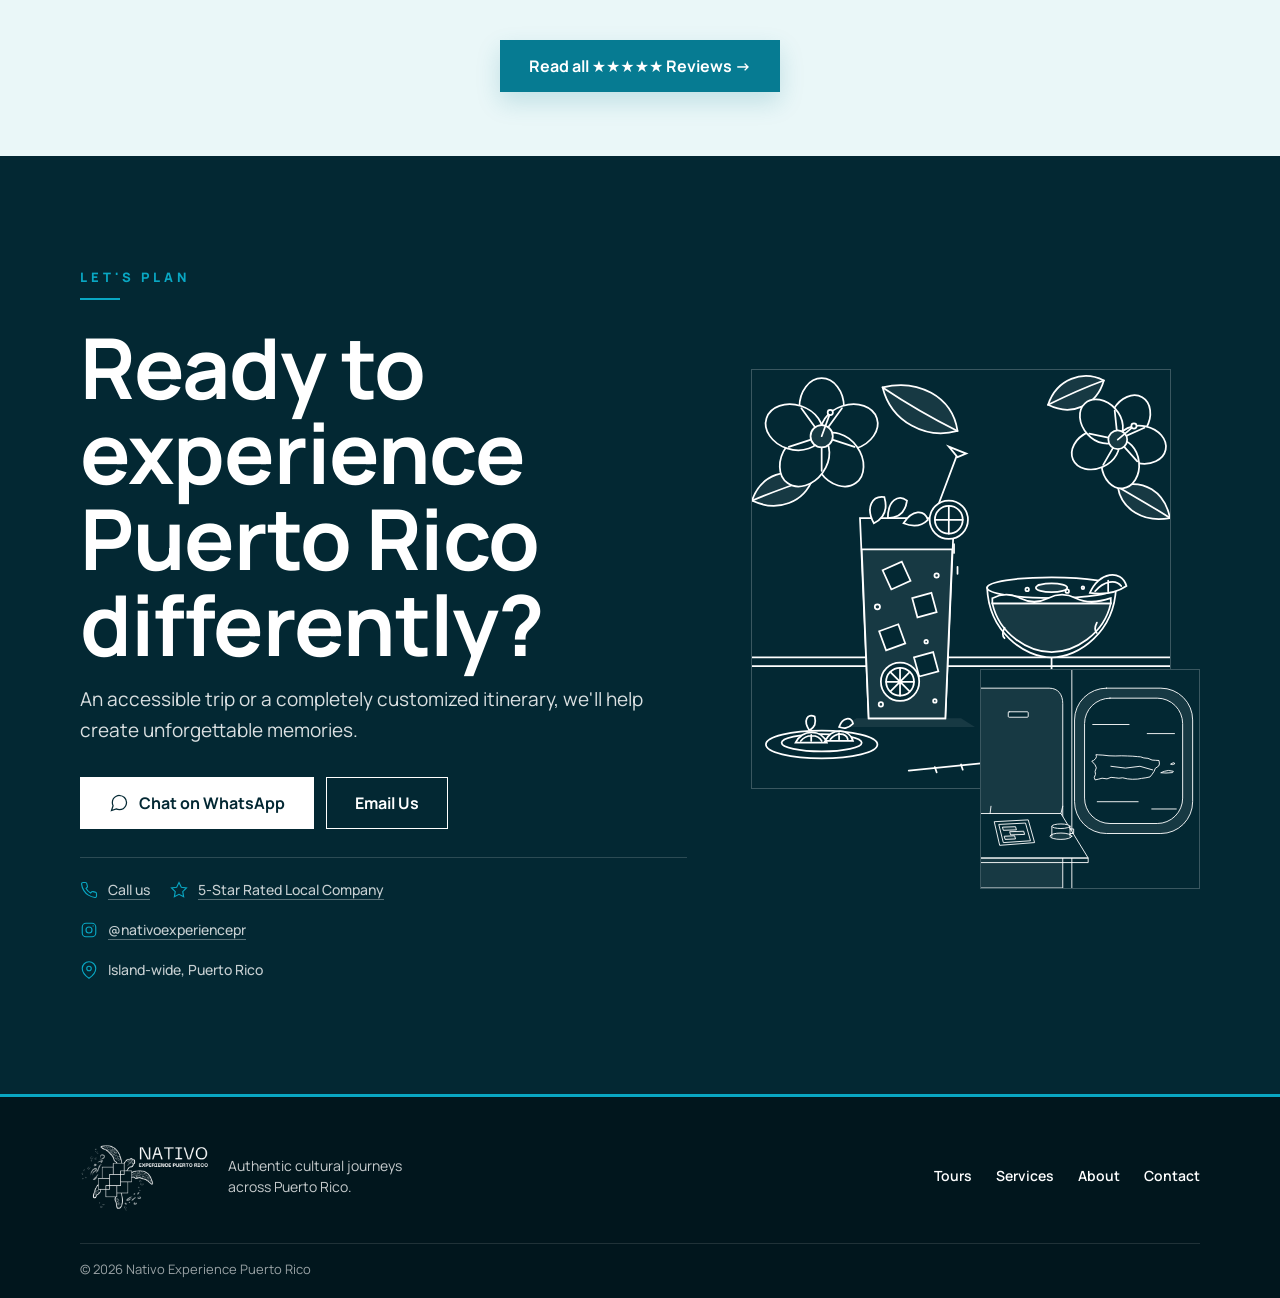
<file: contexto/referencia/cierre-home.html>
<!doctype html>
<html lang="en">
<head>
<meta charset="utf-8">
<meta name="viewport" content="width=device-width, initial-scale=1">
<title>Home closing, reference</title>
<link rel="preconnect" href="https://fonts.googleapis.com">
<link href="https://fonts.googleapis.com/css2?family=Manrope:wght@300;400;500;600;700;800&display=swap" rel="stylesheet">
<style>
:root{--primary:#09a7c3;--primary-dark:#067b92;--boton:#067b92;--boton-hover:#045a6b;--ocean:#032833;--ocean2:#021d26;--sand:#f7f4ef;--text:#14343b;--muted:#55666c;--agua:#eaf7f8;--pie:#01161d}
*{box-sizing:border-box}
body{margin:0;font-family:'Manrope',system-ui,sans-serif;color:var(--text);background:#fff;-webkit-font-smoothing:antialiased}
a{color:inherit}
.wrap{max-width:1280px;margin:0 auto;padding:0 20px}
@media(min-width:900px){.wrap{padding:0 80px;max-width:1440px}}
.btn{display:inline-flex;align-items:center;justify-content:center;gap:10px;height:52px;padding:0 28px;font-weight:700;font-size:16px;text-decoration:none;border:1.5px solid transparent;white-space:nowrap}
.btn-teal{background:var(--boton);color:#fff}.btn-teal:hover{background:var(--boton-hover)}
.btn-line-teal{border-color:var(--boton);color:var(--boton)}.btn-line-teal:hover{background:var(--boton);color:#fff}
.btn-white{background:#fff;color:var(--ocean)}.btn-white:hover{background:var(--sand)}
.btn-line-white{border-color:#fff;color:#fff}.btn-line-white:hover{background:#fff;color:var(--ocean)}
.eyebrow{display:block;font-size:13px;font-weight:800;letter-spacing:.3em;text-transform:uppercase}
.eyebrow::after{content:"";display:block;width:40px;height:1.5px;margin-top:12px;background:currentColor}
/* cola de reseñas, solo contexto */
.tail{background:var(--agua);padding:40px 0 64px;text-align:center}
.tail .btn{box-shadow:0 10px 24px rgba(6,123,146,.18)}
.tag{font-size:12px;letter-spacing:.2em;text-transform:uppercase;color:var(--muted);font-weight:700;padding:10px 0;text-align:center;background:#fff;border-bottom:1px solid rgba(20,52,59,.16)}

.plan{background:var(--ocean);color:#fff;padding:56px 0 48px;--il-line:#ffffff;--il-fill:#032833;--il-shade:#173943;--il-bg:#032833;--il-halo:rgba(255,255,255,.07)}
.plan .eyebrow{color:var(--primary)}
.plan h2{margin:24px 0 0;font-size:44px;line-height:1.02;font-weight:700;letter-spacing:-.015em}
.plan p{margin:18px 0 0;font-size:17px;line-height:1.6;color:rgba(255,255,255,.86);max-width:48ch}
.plan .pics{position:relative;height:300px;margin-top:36px}
.plan .pics .big{position:absolute;left:0;top:0;width:250px;height:250px;border:1px solid rgba(255,255,255,.22)}
.plan .pics .small{position:absolute;right:0;bottom:0;width:150px;height:150px;border:1px solid rgba(255,255,255,.22);background:var(--ocean)}
.plan .pics svg{width:100%;height:100%;display:block}
.plan .acts{display:flex;flex-direction:column;gap:12px;margin-top:32px}
.plan .line{margin-top:22px;font-size:15px;color:rgba(255,255,255,.8);display:flex;flex-wrap:wrap;gap:4px 18px}
.plan .line a,.plan .line .f{color:#fff;font-weight:700;text-decoration:none;display:inline-flex;align-items:center;gap:10px;min-height:44px}.plan .line a span{text-decoration:underline;text-underline-offset:4px}.plan .line .f{font-weight:500;color:rgba(255,255,255,.8)}.plan .line svg{color:var(--primary)}
@media(min-width:900px){
.plan{padding:112px 0 104px}
.plan .grid{display:grid;grid-template-columns:minmax(0,1.15fr) minmax(0,.85fr);gap:64px;align-items:center}
.plan h2{font-size:84px}
.plan p{font-size:19px}
.plan .acts{flex-direction:row}
.plan .pics{height:520px;margin-top:0}
.plan .pics .big{width:420px;height:420px}
.plan .pics .small{width:220px;height:220px;right:0;bottom:0}
}

.foot{background:var(--pie);color:rgba(255,255,255,.78);font-size:14px}
.foot .row{display:flex;flex-direction:column;gap:22px;padding:36px 0 24px}
.foot .brand{display:flex;align-items:center;gap:16px}
.foot .brand img{width:120px;height:auto;display:block}
.foot .brand p{margin:0;max-width:22ch;line-height:1.5}
.foot nav ul{list-style:none;margin:0;padding:0;display:flex;flex-wrap:wrap;gap:0 24px}
.foot nav a{display:inline-flex;align-items:center;min-height:44px;text-decoration:none;color:#fff;font-weight:600}
.foot nav a:hover{color:var(--primary)}
.foot .social a{color:rgba(255,255,255,.78);font-weight:500}
.foot .base{border-top:1px solid rgba(255,255,255,.12);padding:16px 0 20px;font-size:13px;color:rgba(255,255,255,.6)}
@media(min-width:900px){.foot .row{flex-direction:row;align-items:center;justify-content:space-between;padding:32px 0 20px}.foot .brand img{width:132px}}
.foot{border-top:3px solid var(--primary)}
.plan .line{flex-direction:column;flex-wrap:nowrap;gap:0;margin-top:28px;padding-top:12px;border-top:1px solid rgba(255,255,255,.16);font-size:14px}
.plan .line a,.plan .line .f{font-size:14px;font-weight:500;color:rgba(255,255,255,.78);min-height:40px}
.plan .line a span{text-decoration-color:rgba(255,255,255,.35)}
.plan .line svg{width:18px;height:18px}

.plan .line .pair{display:flex;flex-wrap:wrap;gap:0 20px}
@media(min-width:900px){.plan .txt .line .pair{justify-content:flex-end}}

@media(max-width:899px){.plan .line .pair{flex-direction:column}}
</style>
</head>
<body>
<div class="tail"><a class="btn btn-teal" href="https://www.tripadvisor.com/Attraction_Review-g147320-d28063850-Reviews-Nativo_Experiences_Puerto_Rico-San_Juan_Puerto_Rico.html">Read all ★★★★★ Reviews →</a></div>
<section class="plan" id="contact">
<div class="wrap grid">
<div>
<span class="eyebrow">Let's plan</span>
<h2>Ready to experience Puerto Rico differently?</h2>
<p>An accessible trip or a completely customized itinerary, we'll help create unforgettable memories.</p>
<div class="acts"><a class="btn btn-white" href="https://wa.me/19393609002"><svg viewBox="0 0 24 24" width="20" height="20" fill="none" stroke="currentColor" stroke-width="1.5" stroke-linecap="round" stroke-linejoin="miter" aria-hidden="true"><path d="M21 11.5a8.38 8.38 0 0 1-.9 3.8 8.5 8.5 0 0 1-7.6 4.7 8.38 8.38 0 0 1-3.8-.9L3 21l1.9-5.7a8.38 8.38 0 0 1-.9-3.8 8.5 8.5 0 0 1 4.7-7.6 8.38 8.38 0 0 1 3.8-.9h.5a8.48 8.48 0 0 1 8 8v.5z"/></svg>Chat on WhatsApp</a><a class="btn btn-line-white" href="mailto:info@nativotourspr.com">Email Us</a></div>
<div class="line"><div class="pair"><a href="tel:+19393609002" aria-label="Call us at +1 (939) 360-9002"><svg viewBox="0 0 24 24" width="20" height="20" fill="none" stroke="currentColor" stroke-width="1.5" stroke-linecap="round" stroke-linejoin="miter" aria-hidden="true"><path d="M22 16.92v3a2 2 0 0 1-2.18 2 19.79 19.79 0 0 1-8.63-3.07 19.5 19.5 0 0 1-6-6A19.79 19.79 0 0 1 2.12 4.18 2 2 0 0 1 4.11 2h3a2 2 0 0 1 2 1.72c.13.96.36 1.9.7 2.81a2 2 0 0 1-.45 2.11L8.09 9.91a16 16 0 0 0 6 6l1.27-1.27a2 2 0 0 1 2.11-.45c.9.34 1.85.57 2.81.7A2 2 0 0 1 22 16.92z"/></svg><span>Call us</span></a><a href="https://www.tripadvisor.com/Attraction_Review-g147320-d28063850-Reviews-Nativo_Experiences_Puerto_Rico-San_Juan_Puerto_Rico.html"><svg viewBox="0 0 24 24" width="20" height="20" fill="none" stroke="currentColor" stroke-width="1.5" stroke-linecap="round" stroke-linejoin="miter" aria-hidden="true"><polygon points="12 2 15.09 8.26 22 9.27 17 14.14 18.18 21.02 12 17.77 5.82 21.02 7 14.14 2 9.27 8.91 8.26 12 2"/></svg><span>5-Star Rated Local Company</span></a></div><a href="https://www.instagram.com/nativoexperiencepr/"><svg viewBox="0 0 24 24" width="20" height="20" fill="none" stroke="currentColor" stroke-width="1.5" stroke-linecap="round" stroke-linejoin="miter" aria-hidden="true"><rect x="3" y="3" width="18" height="18" rx="5"/><circle cx="12" cy="12" r="4"/><path d="M17.5 6.5h.01"/></svg><span>@nativoexperiencepr</span></a><span class="f"><svg viewBox="0 0 24 24" width="20" height="20" fill="none" stroke="currentColor" stroke-width="1.5" stroke-linecap="round" stroke-linejoin="miter" aria-hidden="true"><path d="M21 10c0 7-9 13-9 13s-9-6-9-13a9 9 0 0 1 18 0z"/><circle cx="12" cy="10" r="3"/></svg><span>Island-wide, Puerto Rico</span></span></div>
</div>
<div class="pics">
<div class="big"><svg viewBox="0 0 480 480" role="img" aria-label="Two fresh cocktails on a bar: a tall glass with ice, citrus, mint and a straw, and a coupe with a foamy top and a lime wheel, beside a small plate of lime wedges and mint, a jigger and a bar spoon, with flor de maga blossoms behind." style="color: var(--il-line, #09a7c3)">
<g style="fill: none; stroke: currentColor; stroke-width: 2; stroke-linejoin: miter; stroke-linecap: round; stroke-miterlimit: 10">
<path d="M150 20 C190 10 230 30 236 70 C200 80 160 60 150 20 Z" style="fill: var(--il-shade, #d6e9e9)"></path>
<path d="M150 20 C180 40 208 56 236 70"></path>
<path d="M0 150 C10 120 40 110 70 124 C60 152 30 164 0 150 Z" style="fill: var(--il-shade, #d6e9e9)"></path>
<path d="M0 150 C24 140 46 132 70 124"></path>
<path d="M340 40 C350 10 380 0 404 12 C396 40 368 54 340 40 Z" style="fill: var(--il-shade, #d6e9e9)"></path>
<path d="M340 40 C360 30 382 20 404 12"></path>
<path d="M480 170 C450 176 424 160 420 134 C450 124 474 140 480 170 Z" style="fill: var(--il-shade, #d6e9e9)"></path>
<path d="M480 170 C462 158 440 146 420 134"></path>
<ellipse cx="80.0" cy="42.7" rx="33.3" ry="25.6" transform="rotate(-90 80.0 42.7)" style="fill: var(--il-fill, #ffffff)"></ellipse>
<ellipse cx="111.7" cy="65.7" rx="33.3" ry="25.6" transform="rotate(-18 111.7 65.7)" style="fill: var(--il-fill, #ffffff)"></ellipse>
<ellipse cx="99.6" cy="102.9" rx="33.3" ry="25.6" transform="rotate(54 99.6 102.9)" style="fill: var(--il-fill, #ffffff)"></ellipse>
<ellipse cx="60.4" cy="102.9" rx="33.3" ry="25.6" transform="rotate(126 60.4 102.9)" style="fill: var(--il-fill, #ffffff)"></ellipse>
<ellipse cx="48.3" cy="65.7" rx="33.3" ry="25.6" transform="rotate(198 48.3 65.7)" style="fill: var(--il-fill, #ffffff)"></ellipse>
<path d="M80 76 L103.3 43.9"></path>
<path d="M80 76 L117.7 88.3"></path>
<path d="M80 76 L80.0 115.7"></path>
<path d="M80 76 L42.3 88.3"></path>
<path d="M80 76 L56.7 43.9"></path>
<circle cx="80" cy="76" r="12.8" style="fill: var(--il-shade, #d6e9e9)"></circle>
<path d="M80 76 L89.9 48.9"></path>
<circle cx="89.9" cy="48.9" r="3" style="fill: var(--il-fill, #ffffff)"></circle>
<ellipse cx="434.0" cy="55.7" rx="28.1" ry="21.6" transform="rotate(-60 434.0 55.7)" style="fill: var(--il-fill, #ffffff)"></ellipse>
<ellipse cx="447.5" cy="85.8" rx="28.1" ry="21.6" transform="rotate(12 447.5 85.8)" style="fill: var(--il-fill, #ffffff)"></ellipse>
<ellipse cx="422.9" cy="107.9" rx="28.1" ry="21.6" transform="rotate(84 422.9 107.9)" style="fill: var(--il-fill, #ffffff)"></ellipse>
<ellipse cx="394.3" cy="91.4" rx="28.1" ry="21.6" transform="rotate(156 394.3 91.4)" style="fill: var(--il-fill, #ffffff)"></ellipse>
<ellipse cx="401.2" cy="59.1" rx="28.1" ry="21.6" transform="rotate(228 401.2 59.1)" style="fill: var(--il-fill, #ffffff)"></ellipse>
<path d="M420 80 L450.6 66.4"></path>
<path d="M420 80 L442.4 104.9"></path>
<path d="M420 80 L403.3 109.0"></path>
<path d="M420 80 L387.3 73.0"></path>
<path d="M420 80 L416.5 46.7"></path>
<circle cx="420" cy="80" r="10.8" style="fill: var(--il-shade, #d6e9e9)"></circle>
<path d="M420 80 L438.6 64.4"></path>
<circle cx="438.6" cy="64.4" r="3" style="fill: var(--il-fill, #ffffff)"></circle>
<rect x="-2" y="330" width="484" height="152" style="fill: var(--il-fill, #ffffff)"></rect>
<path d="M0 340 H480"></path>
<path d="M120 400 H240 L256 410 H104 Z" style="fill: var(--il-shade, #d6e9e9); stroke: none"></path>
<path d="M206 176 L236 96"></path>
<path d="M226 88 L246 96 L236 100 Z" style="fill: var(--il-fill, #ffffff)"></path>
<path d="M124 170 L134 400 H222 L232 170 Z" style="fill: var(--il-fill, #ffffff)"></path>
<path d="M126 206 H230 L222 400 H134 Z" style="fill: var(--il-shade, #d6e9e9)"></path>
<path d="M150 230 L172 220 L182 242 L160 252 Z M184 262 L206 256 L212 278 L190 284 Z M146 300 L168 292 L176 314 L154 322 Z M186 330 L208 324 L214 346 L192 352 Z" style="fill: var(--il-fill, #ffffff)"></path>
<circle cx="170" cy="358" r="22" style="fill: var(--il-fill, #ffffff)"></circle>
<circle cx="170" cy="358" r="16"></circle>
<path d="M170 342 V374 M154 358 H186 M159 347 L181 369 M181 347 L159 369"></path>
<circle cx="144" cy="272" r="3"></circle>
<circle cx="212" cy="236" r="2.5"></circle>
<circle cx="200" cy="312" r="2"></circle>
<circle cx="148" cy="384" r="2.5"></circle>
<circle cx="210" cy="380" r="2"></circle>
<path d="M140 176 C130 158 138 144 152 146 C156 160 152 170 140 176 Z M156 170 C156 150 168 142 178 150 C176 164 168 170 156 170 Z M174 176 C184 160 198 160 202 172 C194 180 184 180 174 176 Z" style="fill: var(--il-fill, #ffffff)"></path>
<circle cx="226" cy="172" r="22" style="fill: var(--il-fill, #ffffff)"></circle>
<circle cx="226" cy="172" r="16"></circle>
<path d="M226 156 V188 M210 172 H242"></path>
<path d="M232 200 V210 M236 226 V234"></path>
<ellipse cx="344" cy="394" rx="40" ry="9" style="fill: var(--il-fill, #ffffff)"></ellipse>
<path d="M344 330 V392"></path>
<path d="M270 250 C272 300 312 330 344 330 C376 330 416 300 418 250 Z" style="fill: var(--il-fill, #ffffff)"></path>
<path d="M276 268 C284 304 318 324 344 324 C370 324 404 304 412 268 Z" style="fill: var(--il-shade, #d6e9e9)"></path>
<ellipse cx="344" cy="250" rx="74" ry="12" style="fill: var(--il-fill, #ffffff)"></ellipse>
<path d="M276 262 Q292 254 308 262 T340 262 T372 262 T412 262 L412 268 H276 Z" style="fill: var(--il-fill, #ffffff)"></path>
<circle cx="316" cy="252" r="2"></circle>
<circle cx="330" cy="248" r="1.5"></circle>
<circle cx="362" cy="254" r="2"></circle>
<circle cx="380" cy="250" r="1.5"></circle>
<ellipse cx="344" cy="250" rx="18" ry="5" style="fill: var(--il-shade, #d6e9e9)"></ellipse>
<path d="M388 256 C398 232 424 228 430 248 C418 256 402 258 388 256 Z" style="fill: var(--il-fill, #ffffff)"></path>
<path d="M394 254 C404 242 418 240 424 248 M409 242 V254"></path>
<path d="M290 296 Q286 304 290 308 M396 290 Q392 298 396 302"></path>
<ellipse cx="80" cy="430" rx="64" ry="16" style="fill: var(--il-fill, #ffffff)"></ellipse>
<ellipse cx="80" cy="428" rx="46" ry="10"></ellipse>
<path d="M50 428 C58 412 80 412 86 428 Z M84 426 C92 410 112 412 116 426 Z" style="fill: var(--il-fill, #ffffff)"></path>
<path d="M56 426 C62 418 76 418 80 426 M68 419 V426 M90 424 C96 416 108 416 110 424 M100 417 V424"></path>
<path d="M66 414 C58 402 64 394 72 398 C74 406 72 410 66 414 Z M100 410 C104 398 114 398 116 406 C110 412 106 412 100 410 Z" style="fill: var(--il-fill, #ffffff)"></path>
<path d="M420 360 H452 L444 384 H428 Z" style="fill: var(--il-fill, #ffffff)"></path>
<path d="M428 384 H444 L452 410 H420 Z" style="fill: var(--il-fill, #ffffff)"></path>
<path d="M180 460 L400 438"></path>
<path d="M210 456 L212 462 M240 453 L242 459 M270 450 L272 456 M300 447 L302 453 M330 444 L332 450 M360 441 L362 447"></path>
<circle cx="406" cy="437" r="5" style="fill: var(--il-fill, #ffffff)"></circle>
</g>
</svg></div>
<div class="small"><svg viewBox="0 0 480 480" role="img" aria-label="Puerto Rico seen through an airplane window on arrival, with a phone showing a chat and a coffee on the seatback tray table." style="color: var(--il-line, #09a7c3)">
<g style="fill: none; stroke: currentColor; stroke-width: 2; stroke-linejoin: miter; stroke-linecap: round; stroke-miterlimit: 10">
<rect x="-2" y="-2" width="484" height="484" style="fill: var(--il-fill, #ffffff)"></rect>
<path d="M200 0 V480"></path>
<rect x="206" y="40" width="260" height="320" rx="70" style="fill: var(--il-shade, #d6e9e9)"></rect>
<rect x="228" y="62" width="216" height="276" rx="56" style="fill: var(--il-bg, #f7f4ef)"></rect>
<path d="M246 120 H326 M366 140 H426 M256 290 H346 M376 306 H430"></path>
<path d="M253.9 186.5 L259.3 186.9 L268.4 187.4 L281.9 188.9 L295.4 189.3 L309.0 188.9 L322.5 189.3 L334.2 189.8 L345.1 190.8 L351.4 191.2 L358.6 193.6 L367.6 194.5 L376.7 198.3 L383.9 198.8 L392.0 199.3 L392.9 206.9 L391.1 211.6 L383.9 216.4 L381.2 223.1 L376.7 229.7 L372.2 235.4 L363.1 237.3 L353.2 238.7 L345.1 240.2 L333.3 240.6 L322.5 239.7 L311.7 237.3 L303.6 238.3 L295.4 237.3 L286.4 236.4 L277.4 239.7 L266.6 238.3 L259.3 240.2 L251.2 242.0 L249.4 236.4 L252.1 229.7 L251.2 223.1 L253.9 215.4 L251.2 208.8 L244.0 200.7 L247.6 199.3 L252.1 195.5 L253.9 191.7 Z" style="fill: var(--il-fill, #ffffff)"></path>
<path d="M396.5 225.9 L403.7 223.1 L412.8 221.2 L423.6 223.1 L421.8 225.9 L408.3 226.8 Z" style="fill: var(--il-fill, #ffffff)"></path>
<path d="M418.2 206.9 L423.6 204.1 L427.2 206.0 L422.7 207.9 Z" style="fill: var(--il-fill, #ffffff)"></path>
<path d="M286 212 L318 216 L350 212 L378 220"></path>
<path d="M-40 40 H150 C170 40 180 54 180 74 V480 H-40 Z" style="fill: var(--il-shade, #d6e9e9)"></path>
<rect x="60" y="92" width="44" height="12" rx="2" style="fill: var(--il-fill, #ffffff)"></rect>
<path d="M-10 316 H176 L236 414 H-10 Z" style="fill: var(--il-fill, #ffffff)"></path>
<path d="M-10 414 H236 V424 H-10"></path>
<path d="M176 316 L180 300 M20 316 L22 300"></path>
<path d="M30 334 L104 330 L118 380 L42 386 Z" style="fill: var(--il-fill, #ffffff)"></path>
<path d="M40 340 L98 337 L109 376 L50 380 Z"></path>
<path d="M48 346 L76 345 L78 352 L50 353 Z M64 356 L94 355 L96 362 L66 363 Z M52 366 L74 365 L76 372 L54 373 Z" style="fill: var(--il-shade, #d6e9e9)"></path>
<ellipse cx="176" cy="366" rx="24" ry="7" style="fill: var(--il-shade, #d6e9e9)"></ellipse>
<path d="M156 366 V344 H196 V366"></path>
<ellipse cx="176" cy="344" rx="20" ry="5" style="fill: var(--il-fill, #ffffff)"></ellipse>
<path d="M196 350 H204 V360 H196"></path>
</g>
</svg></div>
</div>
</div>
</section>
<footer class="foot"><div class="wrap">
<div class="row">
<div class="brand"><img src="../../assets/logo-white.png" alt="Nativo Experience Puerto Rico"><p>Authentic cultural journeys across Puerto Rico.</p></div>
<nav aria-label="Explore"><ul><li><a href="tours.html">Tours</a></li><li><a href="services.html">Services</a></li><li><a href="index.html#about">About</a></li><li><a href="index.html#contact">Contact</a></li></ul></nav>
</div>
<div class="base">© 2026 Nativo Experience Puerto Rico</div>
</div></footer>
</body>
</html>
</file>
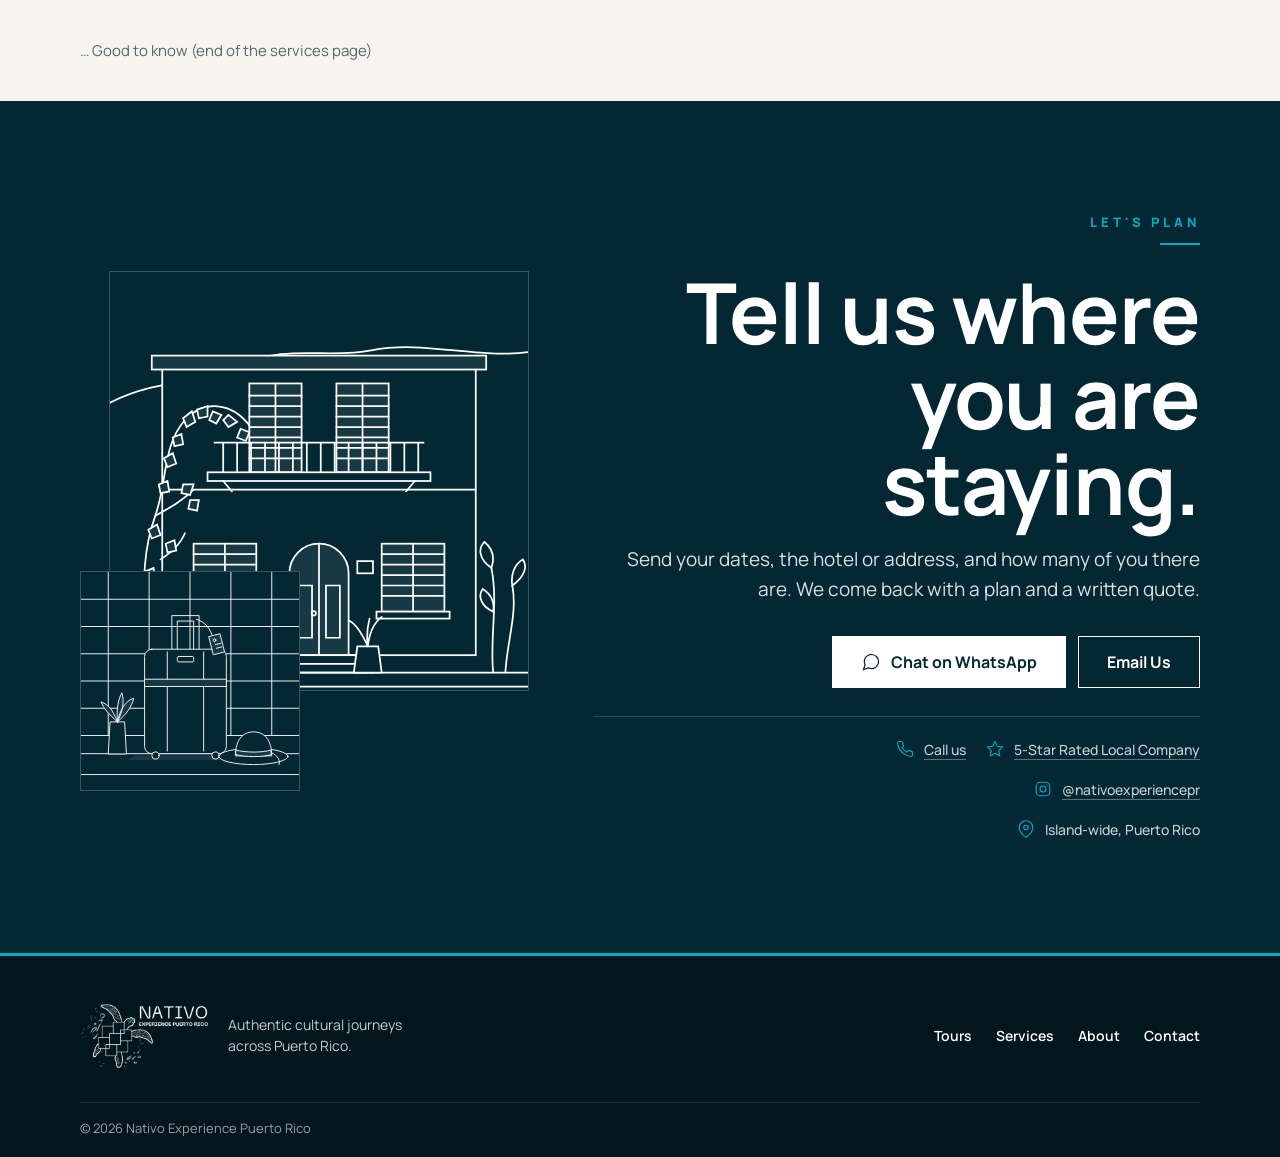
<file: contexto/referencia/cierre-services.html>
<!doctype html>
<html lang="en">
<head>
<meta charset="utf-8">
<meta name="viewport" content="width=device-width, initial-scale=1">
<title>Services closing, reference</title>
<link rel="preconnect" href="https://fonts.googleapis.com">
<link href="https://fonts.googleapis.com/css2?family=Manrope:wght@300;400;500;600;700;800&display=swap" rel="stylesheet">
<style>
:root{--primary:#09a7c3;--primary-dark:#067b92;--boton:#067b92;--boton-hover:#045a6b;--ocean:#032833;--ocean2:#021d26;--sand:#f7f4ef;--text:#14343b;--muted:#55666c;--agua:#eaf7f8;--pie:#01161d}
*{box-sizing:border-box}
body{margin:0;font-family:'Manrope',system-ui,sans-serif;color:var(--text);background:#fff;-webkit-font-smoothing:antialiased}
a{color:inherit}
.wrap{max-width:1280px;margin:0 auto;padding:0 20px}
@media(min-width:900px){.wrap{padding:0 80px;max-width:1440px}}
.btn{display:inline-flex;align-items:center;justify-content:center;gap:10px;height:52px;padding:0 28px;font-weight:700;font-size:16px;text-decoration:none;border:1.5px solid transparent;white-space:nowrap}
.btn-teal{background:var(--boton);color:#fff}.btn-teal:hover{background:var(--boton-hover)}
.btn-line-teal{border-color:var(--boton);color:var(--boton)}.btn-line-teal:hover{background:var(--boton);color:#fff}
.btn-white{background:#fff;color:var(--ocean)}.btn-white:hover{background:var(--sand)}
.btn-line-white{border-color:#fff;color:#fff}.btn-line-white:hover{background:#fff;color:var(--ocean)}
.eyebrow{display:block;font-size:13px;font-weight:800;letter-spacing:.3em;text-transform:uppercase}
.eyebrow::after{content:"";display:block;width:40px;height:1.5px;margin-top:12px;background:currentColor}
/* cola de reseñas, solo contexto */
.tail{background:var(--agua);padding:40px 0 64px;text-align:center}
.tail .btn{box-shadow:0 10px 24px rgba(6,123,146,.18)}
.tag{font-size:12px;letter-spacing:.2em;text-transform:uppercase;color:var(--muted);font-weight:700;padding:10px 0;text-align:center;background:#fff;border-bottom:1px solid rgba(20,52,59,.16)}

.plan{background:var(--ocean);color:#fff;padding:56px 0 48px;--il-line:#ffffff;--il-fill:#032833;--il-shade:#173943;--il-bg:#032833;--il-halo:rgba(255,255,255,.07)}
.plan .eyebrow{color:var(--primary)}
.plan h2{margin:24px 0 0;font-size:44px;line-height:1.02;font-weight:700;letter-spacing:-.015em}
.plan p{margin:18px 0 0;font-size:17px;line-height:1.6;color:rgba(255,255,255,.86);max-width:48ch}
.plan .pics{position:relative;height:300px;margin-top:36px}
.plan .pics .big{position:absolute;left:0;top:0;width:250px;height:250px;border:1px solid rgba(255,255,255,.22)}
.plan .pics .small{position:absolute;right:0;bottom:0;width:150px;height:150px;border:1px solid rgba(255,255,255,.22);background:var(--ocean)}
.plan .pics svg{width:100%;height:100%;display:block}
.plan .acts{display:flex;flex-direction:column;gap:12px;margin-top:32px}
.plan .line{margin-top:22px;font-size:15px;color:rgba(255,255,255,.8);display:flex;flex-wrap:wrap;gap:4px 18px}
.plan .line a,.plan .line .f{color:#fff;font-weight:700;text-decoration:none;display:inline-flex;align-items:center;gap:10px;min-height:44px}.plan .line a span{text-decoration:underline;text-underline-offset:4px}.plan .line .f{font-weight:500;color:rgba(255,255,255,.8)}.plan .line svg{color:var(--primary)}
@media(min-width:900px){
.plan{padding:112px 0 104px}
.plan .grid{display:grid;grid-template-columns:minmax(0,1.15fr) minmax(0,.85fr);gap:64px;align-items:center}
.plan h2{font-size:84px}
.plan p{font-size:19px}
.plan .acts{flex-direction:row}
.plan .pics{height:520px;margin-top:0}
.plan .pics .big{width:420px;height:420px}
.plan .pics .small{width:220px;height:220px;right:0;bottom:0}
}

.foot{background:var(--pie);color:rgba(255,255,255,.78);font-size:14px}
.foot .row{display:flex;flex-direction:column;gap:22px;padding:36px 0 24px}
.foot .brand{display:flex;align-items:center;gap:16px}
.foot .brand img{width:120px;height:auto;display:block}
.foot .brand p{margin:0;max-width:22ch;line-height:1.5}
.foot nav ul{list-style:none;margin:0;padding:0;display:flex;flex-wrap:wrap;gap:0 24px}
.foot nav a{display:inline-flex;align-items:center;min-height:44px;text-decoration:none;color:#fff;font-weight:600}
.foot nav a:hover{color:var(--primary)}
.foot .social a{color:rgba(255,255,255,.78);font-weight:500}
.foot .base{border-top:1px solid rgba(255,255,255,.12);padding:16px 0 20px;font-size:13px;color:rgba(255,255,255,.6)}
@media(min-width:900px){.foot .row{flex-direction:row;align-items:center;justify-content:space-between;padding:32px 0 20px}.foot .brand img{width:132px}}
.foot{border-top:3px solid var(--primary)}.gtk{background:var(--sand);padding:40px 0;color:var(--muted);font-size:15px}
.plan .grid{display:flex;flex-direction:column}
.plan .txt{order:1}.plan .pics{order:2}
@media(min-width:900px){
.plan .grid{display:grid;grid-template-columns:minmax(0,.85fr) minmax(0,1.15fr)}
.plan .pics{order:1}.plan .txt{order:2;text-align:right}
.plan .txt p{margin-left:auto}
.plan .eyebrow::after{margin-left:auto}
.plan .acts,.plan .line{justify-content:flex-end}
.plan .pics .big{left:auto;right:0}
.plan .pics .small{right:auto;left:0}
}

.plan .line{flex-direction:column;flex-wrap:nowrap;gap:0;margin-top:28px;padding-top:12px;border-top:1px solid rgba(255,255,255,.16);font-size:14px}
.plan .line a,.plan .line .f{font-size:14px;font-weight:500;color:rgba(255,255,255,.78);min-height:40px}
.plan .line a span{text-decoration-color:rgba(255,255,255,.35)}
.plan .line svg{width:18px;height:18px}

@media(min-width:900px){.plan .line{align-items:flex-end}}

.plan .line .pair{display:flex;flex-wrap:wrap;gap:0 20px}
@media(min-width:900px){.plan .txt .line .pair{justify-content:flex-end}}

@media(max-width:899px){.plan .line .pair{flex-direction:column}}
</style>
</head>
<body>
<div class="gtk"><div class="wrap">… Good to know (end of the services page)</div></div>
<section class="plan" id="contact">
<div class="wrap grid">
<div class="txt">
<span class="eyebrow">Let's plan</span>
<h2>Tell us where you are staying.</h2>
<p>Send your dates, the hotel or address, and how many of you there are. We come back with a plan and a written quote.</p>
<div class="acts"><a class="btn btn-white" href="https://wa.me/19393609002"><svg viewBox="0 0 24 24" width="20" height="20" fill="none" stroke="currentColor" stroke-width="1.5" stroke-linecap="round" stroke-linejoin="miter" aria-hidden="true"><path d="M21 11.5a8.38 8.38 0 0 1-.9 3.8 8.5 8.5 0 0 1-7.6 4.7 8.38 8.38 0 0 1-3.8-.9L3 21l1.9-5.7a8.38 8.38 0 0 1-.9-3.8 8.5 8.5 0 0 1 4.7-7.6 8.38 8.38 0 0 1 3.8-.9h.5a8.48 8.48 0 0 1 8 8v.5z"/></svg>Chat on WhatsApp</a><a class="btn btn-line-white" href="mailto:info@nativotourspr.com">Email Us</a></div>
<div class="line"><div class="pair"><a href="tel:+19393609002" aria-label="Call us at +1 (939) 360-9002"><svg viewBox="0 0 24 24" width="20" height="20" fill="none" stroke="currentColor" stroke-width="1.5" stroke-linecap="round" stroke-linejoin="miter" aria-hidden="true"><path d="M22 16.92v3a2 2 0 0 1-2.18 2 19.79 19.79 0 0 1-8.63-3.07 19.5 19.5 0 0 1-6-6A19.79 19.79 0 0 1 2.12 4.18 2 2 0 0 1 4.11 2h3a2 2 0 0 1 2 1.72c.13.96.36 1.9.7 2.81a2 2 0 0 1-.45 2.11L8.09 9.91a16 16 0 0 0 6 6l1.27-1.27a2 2 0 0 1 2.11-.45c.9.34 1.85.57 2.81.7A2 2 0 0 1 22 16.92z"/></svg><span>Call us</span></a><a href="https://www.tripadvisor.com/Attraction_Review-g147320-d28063850-Reviews-Nativo_Experiences_Puerto_Rico-San_Juan_Puerto_Rico.html"><svg viewBox="0 0 24 24" width="20" height="20" fill="none" stroke="currentColor" stroke-width="1.5" stroke-linecap="round" stroke-linejoin="miter" aria-hidden="true"><polygon points="12 2 15.09 8.26 22 9.27 17 14.14 18.18 21.02 12 17.77 5.82 21.02 7 14.14 2 9.27 8.91 8.26 12 2"/></svg><span>5-Star Rated Local Company</span></a></div><a href="https://www.instagram.com/nativoexperiencepr/"><svg viewBox="0 0 24 24" width="20" height="20" fill="none" stroke="currentColor" stroke-width="1.5" stroke-linecap="round" stroke-linejoin="miter" aria-hidden="true"><rect x="3" y="3" width="18" height="18" rx="5"/><circle cx="12" cy="12" r="4"/><path d="M17.5 6.5h.01"/></svg><span>@nativoexperiencepr</span></a><span class="f"><svg viewBox="0 0 24 24" width="20" height="20" fill="none" stroke="currentColor" stroke-width="1.5" stroke-linecap="round" stroke-linejoin="miter" aria-hidden="true"><path d="M21 10c0 7-9 13-9 13s-9-6-9-13a9 9 0 0 1 18 0z"/><circle cx="12" cy="10" r="3"/></svg><span>Island-wide, Puerto Rico</span></span></div>
</div>
<div class="pics">
<div class="big"><svg viewBox="0 0 480 480" role="img" aria-label="The front of a two-story rental house with a balcony, shuttered doors and windows, bougainvillea climbing the wall and potted plants by the door." style="color: var(--il-line, #09a7c3)">
<g style="fill: none; stroke: currentColor; stroke-width: 2; stroke-linejoin: miter; stroke-linecap: round; stroke-miterlimit: 10">
<path d="M0 150 C60 120 110 130 150 108 C200 82 250 100 300 90 C360 78 420 100 480 92"></path>
<rect x="60" y="110" width="360" height="330" style="fill: var(--il-fill, #ffffff)"></rect>
<rect x="48" y="96" width="384" height="16" style="fill: var(--il-shade, #d6e9e9)"></rect>
<path d="M60 250 H420"></path>
<rect x="160" y="128" width="60" height="102" style="fill: var(--il-shade, #d6e9e9)"></rect>
<rect x="260" y="128" width="60" height="102" style="fill: var(--il-shade, #d6e9e9)"></rect>
<path d="M160 142 H220 M160 154 H220 M160 166 H220 M160 178 H220 M160 190 H220 M160 202 H220 M160 214 H220 M190 128 V230 M260 142 H320 M260 154 H320 M260 166 H320 M260 178 H320 M260 190 H320 M260 202 H320 M260 214 H320 M290 128 V230"></path>
<path d="M120 196 H360 M130 196 V230 M146 196 V230 M162 196 V230 M178 196 V230 M194 196 V230 M210 196 V230 M226 196 V230 M242 196 V230 M258 196 V230 M274 196 V230 M290 196 V230 M306 196 V230 M322 196 V230 M338 196 V230 M354 196 V230"></path>
<rect x="112" y="230" width="256" height="10" style="fill: var(--il-fill, #ffffff)"></rect>
<path d="M130 240 L140 252 M350 240 L340 252"></path>
<rect x="96" y="312" width="72" height="78" style="fill: var(--il-shade, #d6e9e9)"></rect>
<rect x="312" y="312" width="72" height="78" style="fill: var(--il-shade, #d6e9e9)"></rect>
<path d="M96 324 H168 M96 336 H168 M96 348 H168 M96 360 H168 M96 372 H168 M132 312 V390 M312 324 H384 M312 336 H384 M312 348 H384 M312 360 H384 M312 372 H384 M348 312 V390"></path>
<rect x="90" y="390" width="84" height="8" style="fill: var(--il-fill, #ffffff)"></rect>
<rect x="306" y="390" width="84" height="8" style="fill: var(--il-fill, #ffffff)"></rect>
<path d="M206 440 V346 A34 34 0 0 1 274 346 V440 Z" style="fill: var(--il-shade, #d6e9e9)"></path>
<path d="M240 312 V440 M216 360 H232 V420 H216 Z M248 360 H264 V420 H248 Z"></path>
<circle cx="234" cy="392" r="2.5"></circle>
<rect x="284" y="332" width="18" height="14" style="fill: var(--il-fill, #ffffff)"></rect>
<rect x="190" y="440" width="100" height="10" style="fill: var(--il-fill, #ffffff)"></rect>
<rect x="178" y="450" width="124" height="10" style="fill: var(--il-fill, #ffffff)"></rect>
<path d="M0 460 H480 M0 476 H480"></path>
<path d="M168 460 L172 430 H196 L200 460 Z M280 460 L284 430 H308 L312 460 Z" style="fill: var(--il-fill, #ffffff)"></path>
<path d="M184 430 C176 412 170 404 162 400 M184 430 C186 412 192 402 200 396 M184 430 C182 416 184 406 186 398 M296 430 C288 412 282 404 274 400 M296 430 C298 412 304 402 312 396 M296 430 C294 416 296 406 298 398"></path>
<path d="M36 460 C44 400 30 340 52 280 C66 240 60 200 86 170 C108 146 140 150 160 176"></path>
<path d="M52 280 C70 270 84 262 96 250 M58 330 C70 322 80 314 86 300"></path>
<g style="fill: var(--il-shade, #d6e9e9)">
<path d="M84 168 L94 160 L98 172 L88 178 Z M100 158 L112 154 L112 166 L102 168 Z M118 160 L128 164 L122 174 L114 170 Z M136 164 L146 172 L136 178 L130 170 Z M72 190 L82 186 L84 198 L74 200 Z M62 214 L72 208 L76 220 L66 224 Z M56 244 L66 240 L68 252 L58 254 Z M84 244 L96 244 L92 256 L82 254 Z M44 296 L54 290 L58 302 L48 306 Z M64 312 L74 308 L76 320 L66 322 Z M40 344 L50 340 L52 352 L42 354 Z M150 180 L160 184 L156 194 L146 190 Z M92 262 L102 262 L100 274 L90 272 Z"></path>
</g>
<path d="M440 460 C436 420 446 380 438 340 M454 460 C456 424 468 392 462 360"></path>
<path d="M438 340 C424 330 422 318 430 310 C440 318 442 328 438 340 Z M462 360 C476 350 480 338 474 330 C464 336 460 348 462 360 Z M440 390 C426 384 422 372 428 364 C438 370 442 380 440 390 Z" style="fill: var(--il-fill, #ffffff)"></path>
</g>
</svg></div>
<div class="small"><svg viewBox="0 0 480 480" role="img" aria-label="A packed suitcase with a luggage tag and a sun hat resting on the floor, ready to arrive." style="color: var(--il-line, #09a7c3)">
<g style="fill: none; stroke: currentColor; stroke-width: 2; stroke-linejoin: miter; stroke-linecap: round; stroke-miterlimit: 10">
<path d="M0 60 H480 M0 120 H480 M0 180 H480 M0 240 H480 M0 300 H480 M60 0 V360 M150 0 V360 M240 0 V360 M330 0 V360 M420 0 V360"></path>
<rect x="-2" y="360" width="484" height="122" style="fill: var(--il-fill, #ffffff)"></rect>
<path d="M0 400 H480 M0 446 H480"></path>
<path d="M120 404 H320 L336 414 H104 Z" style="fill: var(--il-shade, #d6e9e9); stroke: none"></path>
<path d="M200 170 V96 H260 V170 M212 170 V108 H248 V170"></path>
<rect x="140" y="170" width="180" height="230" rx="16" style="fill: var(--il-fill, #ffffff)"></rect>
<path d="M190 176 V394 M270 176 V394"></path>
<rect x="140" y="236" width="180" height="16" style="fill: var(--il-shade, #d6e9e9)"></rect>
<rect x="212" y="186" width="36" height="12" rx="3" style="fill: var(--il-fill, #ffffff)"></rect>
<circle cx="164" cy="404" r="8" style="fill: var(--il-fill, #ffffff)"></circle>
<circle cx="296" cy="404" r="8" style="fill: var(--il-fill, #ffffff)"></circle>
<path d="M254 104 C274 110 286 126 290 144"></path>
<path d="M282 142 L306 136 L316 176 L292 182 Z" style="fill: var(--il-shade, #d6e9e9)"></path>
<circle cx="294" cy="150" r="3"></circle>
<path d="M296 160 L308 157 M298 168 L310 165"></path>
<ellipse cx="380" cy="406" rx="76" ry="18" style="fill: var(--il-fill, #ffffff)"></ellipse>
<path d="M340 404 C340 370 356 352 380 352 C404 352 420 370 420 404 Z" style="fill: var(--il-fill, #ffffff)"></path>
<path d="M342 392 C360 398 400 398 418 392 L419 402 C400 408 360 408 341 402 Z" style="fill: var(--il-shade, #d6e9e9)"></path>
<path d="M420 398 C432 404 440 414 436 424"></path>
<path d="M60 400 L64 330 H96 L100 400 Z" style="fill: var(--il-fill, #ffffff)"></path>
<path d="M80 330 C70 300 56 290 44 286 C50 300 60 312 80 330 Z M80 330 C88 296 102 282 116 278 C112 296 100 314 80 330 Z M80 330 C78 300 82 280 90 266 C96 284 92 308 80 330 Z" style="fill: var(--il-shade, #d6e9e9)"></path>
</g>
</svg></div>
</div>
</div>
</section>
<footer class="foot"><div class="wrap">
<div class="row">
<div class="brand"><img src="../../assets/logo-white.png" alt="Nativo Experience Puerto Rico"><p>Authentic cultural journeys across Puerto Rico.</p></div>
<nav aria-label="Explore"><ul><li><a href="tours.html">Tours</a></li><li><a href="services.html">Services</a></li><li><a href="index.html#about">About</a></li><li><a href="index.html#contact">Contact</a></li></ul></nav>
</div>
<div class="base">© 2026 Nativo Experience Puerto Rico</div>
</div></footer>
</body>
</html>
</file>
<file: styles.css>
:root{

--primary:#09a7c3;
--primary-dark:#067b92;

/* Fondo de los botones. El turquesa de marca con texto blanco
   encima da 2.87:1 y el mínimo legible es 4.5:1. Estos dos dan
   4.93:1 y 7.14:1, y apenas cambian el color de la marca. */
--boton:#067b92;
--boton-hover:#045a6b;

--ocean:#032833;
--ocean2:#021d26;

--sand:#f7f4ef;

--white:#ffffff;

--text:#14343b;

/* Oscurecido: el gris anterior daba 3.81:1 sobre el
   turquesa claro de las secciones, por debajo del mínimo */
--muted:#55666c;

--shadow:0 20px 60px rgba(0,0,0,.14);

--radius:24px;

/* Alto real de la barra: los 72 px del contenido más el píxel
   del borde de abajo. Se usa para frenar el desplazamiento de
   los enlaces con almohadilla, que si no acaban por debajo de
   la barra fija. */
--alto-cabecera:73px;

}


/* Un enlace a #home o a #contact llevaba el navegador a poner la
   sección pegada al borde de arriba, y ahí es donde vive la
   cabecera fija: los primeros 73 px de la sección quedaban
   tapados. En la portada eso cortaba el logo de la tortuga y
   dejaba asomando una franja clara de la sección siguiente.
   Con esto el navegador frena justo esos 73 px antes. */

html{
  scroll-padding-top:var(--alto-cabecera);
}


/* Un número de teléfono partido en dos renglones, con el subrayado
   cortado a la mitad, se lee fatal. Va aquí y no en cada sitio
   donde aparezca uno: la primera vez lo arreglé solo en la página
   de tours y se quedó roto en servicios. */

a[href^="tel:"]{
  white-space:nowrap;
}

*{
margin:0;
padding:0;
box-sizing:border-box;
}

/* Sin scroll-behavior:smooth: el deslizamiento de los enlaces
   internos lo hace script.js (ver "IR A UNA SECCIÓN") */

body{

font-family:'Manrope',sans-serif;

color:var(--text);

background:var(--sand);

line-height:1.6;

overflow-x:hidden;

}

img{
display:block;
max-width:100%;
}

a{
text-decoration:none;
color:inherit;
}

.container{

width:min(1180px,92%);

margin:auto;

}


/* ==========================================
HEADER / NAVIGATION BAR
========================================== */

.site-header{
  position:fixed;
  top:0;
  left:0;

  width:100%;
  z-index:1000;

  background:rgba(234,247,248,.96);

  backdrop-filter:blur(18px);
  -webkit-backdrop-filter:blur(18px);

  border-bottom:1px solid rgba(7,61,73,.08);

  box-shadow:
    0 10px 30px rgba(7,61,73,.07);
}

/* En pantallas táctiles, sin desenfoque: el fondo ya es casi
   opaco, y la capa borrosa que se recompone a cada paso del
   scroll pesaba en la GPU de los teléfonos */

@media (hover:none), (any-pointer:coarse){

  .site-header{
    backdrop-filter:none;
    -webkit-backdrop-filter:none;
  }

}

.nav-wrap{
  height:72px;

  display:flex;
  align-items:center;
  justify-content:space-between;

  gap:30px;
}


/* El menú va anclado al centro de la barra, no a lo que tenga
   al lado.

   Repartido con el flex, su sitio dependía del ancho del botón
   de la derecha, y la página de tours ni siquiera lleva botón.
   Entre la portada y tours los enlaces saltaban más de 400 px,
   y entre la portada y servicios otros 15, porque "Book Now" y
   "Plan Your Stay" no miden lo mismo. Al pasar de una página a
   otra el menú parecía brincar.

   Solo de 701 px en adelante: por debajo, .primary-nav es el
   panel desplegable y se ancla a la cabecera, no a este
   contenedor. */

@media (min-width:701px){

  .nav-wrap{
    position:relative;
  }

  .primary-nav{
    position:absolute;
    top:50%;
    left:50%;

    transform:translate(-50%,-50%);
  }

}

.brand{
  display:flex;
  align-items:center;
  justify-content:flex-start;

  flex:0 0 170px;

  width:170px;
  height:72px;

  overflow:visible;
}

.nav-island-logo{
  display:block;

  width:54px;
  height:auto;
  max-width:none;

  object-fit:contain;

  transform:scale(2.4);
  transform-origin:left center;
}

.nav-links{
  display:flex;
  align-items:center;
  justify-content:center;

  flex:1;

  gap:34px;

  margin:0;
  padding:0;

  list-style:none;
}

.nav-links li{
  flex-shrink:0;
}

.nav-links a{
  position:relative;

  display:block;

  color:var(--ocean);

  font-weight:700;
  text-decoration:none;
  white-space:nowrap;

  transition:
    color .25s ease,
    transform .25s ease;
}

.nav-links a:link,
.nav-links a:visited{
  color:var(--ocean);
}

.nav-links a::after{
  content:"";

  position:absolute;
  left:50%;
  bottom:-8px;

  width:0;
  height:2px;

  background:var(--primary);

  border-radius:999px;

  transform:translateX(-50%);

  transition:
    width .25s ease;
}

.nav-links a:hover{
  color:var(--primary);

  transform:translateY(-1px);
}

.nav-links a:hover::after{
  width:100%;
}

/* ==========================================
NAVIGATION BAR — LAPTOPS / HALF-SCREEN WINDOWS
========================================== */

@media (max-width:1100px){

  .nav-wrap{
    gap:18px;
  }

  .brand{
    flex:0 0 150px;

    width:150px;
  }

  .nav-island-logo{
    width:54px;

    transform:scale(2.4);
  }

  .nav-links{
    gap:20px;
  }

  .nav-links a{
    font-size:.92rem;
  }

}


/* ==========================================
NAVIGATION BAR — SMALL LAPTOPS
========================================== */

@media (max-width:900px){

  .nav-wrap{
    gap:14px;
  }

  .brand{
    flex:0 0 138px;

    width:138px;
  }

  .nav-island-logo{
    width:54px;

    transform:scale(2.4);
  }

  .nav-links{
    gap:14px;
  }

  .nav-links a{
    font-size:.84rem;
  }

}


/* ==========================================
HERO — MAIN LAYOUT
========================================== */

.hero{
  position:relative;
  width:100%;

  height:calc(100vh - 72px);
  height:calc(100svh - 72px);
  min-height:720px;
  max-height:940px;

  margin-top:72px;
  overflow:hidden;

  color:#ffffff;
  background:var(--ocean);
}


/* ==========================================
LÁMINAS

Una sección con clase "lamina" se queda quieta y la
siguiente le pasa por encima. El top lo pone script.js
(ver allí por qué). Las secciones que la tapan necesitan
position:relative y fondo propio.
========================================== */

.laminas .lamina{
  position:sticky;
  top:var(--lamina-top,var(--alto-cabecera));
}


/* ==========================================
HERO — BACKGROUND VIDEO
========================================== */

.hero-video{
  position:absolute;
  inset:0;

  display:block;
  width:100%;
  height:100%;
  max-width:none;

  object-fit:cover;
  object-position:center;
}


/* ==========================================
HERO — VIDEO OVERLAY
========================================== */

.hero-overlay{
  position:absolute;
  inset:0;

  background:
    linear-gradient(
      180deg,
      rgba(1,20,27,.08) 0%,
      rgba(1,20,27,.17) 48%,
      rgba(1,20,27,.38) 100%
    );
}


/* ==========================================
HERO — CONTENT CONTAINER
========================================== */

.hero-inner{
  position:relative;
  z-index:2;

  width:min(1100px,94%);
  height:100%;
  margin:0 auto;
  padding:20px 0 56px;
  box-sizing:border-box;

  display:flex;
  flex-direction:column;
  align-items:center;
  justify-content:center;

  text-align:center;

  transform:translateY(-28px);
}


/* ==========================================
HERO — LOGO CONTAINER
========================================== */

.hero-logo-wrapper{
  position:relative;

  width:min(650px,90vw);
  height:415px;
  flex:0 0 415px;

  margin:0 auto;
  overflow:visible;
}


/* ==========================================
HERO — LOGO IMAGES
========================================== */

.hero-logo{
  position:absolute;
  top:-62px;
  left:50%;

  display:block;
  width:110%;
  height:auto;
  max-width:none;

  object-fit:contain;
  transform:translateX(-50%);

  transition:opacity .35s ease;

  filter:drop-shadow(
    0 18px 36px rgba(0,0,0,.30)
  );
}

.hero-logo-white{
  opacity:1;
}

.hero-logo-teal{
  opacity:0;
}

.hero-logo-wrapper:hover .hero-logo-white{
  opacity:0;
}

.hero-logo-wrapper:hover .hero-logo-teal{
  opacity:1;
}


/* ==========================================
HERO — SUBTITLE
========================================== */

.hero-subtitle{
  width:min(820px,90%);
  max-width:820px;

  margin:6px auto 0;

  color:#ffffff;

  font-size:clamp(1.18rem,1.1vw,1.34rem);
  font-weight:500;
  line-height:1.55;
  letter-spacing:.15px;
}


/* ==========================================
HERO — BUTTON ROW
========================================== */

.hero-cta-row{
  display:flex;
  align-items:center;
  justify-content:center;

  gap:24px;

  margin-top:28px;
  margin-bottom:0;
}


/* ==========================================
HERO — BUTTONS
========================================== */

.hero-cta{
  display:inline-flex;
  align-items:center;
  justify-content:center;

  min-width:190px;
  height:52px;
  padding:0 28px;
  box-sizing:border-box;

  border-radius:0;

  font-size:.94rem;
  font-weight:800;
  line-height:1;
  letter-spacing:.15px;
  text-align:center;
  text-decoration:none;
  white-space:nowrap;

  transition:
    transform .22s ease,
    background-color .22s ease,
    color .22s ease,
    border-color .22s ease,
    box-shadow .22s ease;
}

.hero-cta:hover{
  transform:translateY(-3px);
}

.hero-cta-primary{
  color:var(--ocean);
  background:#ffffff;

  box-shadow:
    0 12px 28px rgba(0,0,0,.18);
}

.hero-cta-primary:link,
.hero-cta-primary:visited{
  color:var(--ocean);
}

.hero-cta-primary:hover{
  color:var(--ocean);
  background:#f5f5f5;
}

.hero-cta-secondary{
  color:#ffffff;
  background:rgba(255,255,255,.05);

  border:2px solid rgba(255,255,255,.92);

  backdrop-filter:blur(5px);
  -webkit-backdrop-filter:blur(5px);
}

.hero-cta-secondary:link,
.hero-cta-secondary:visited{
  color:#ffffff;
}

.hero-cta-secondary:hover{
  color:#ffffff;
  background:rgba(255,255,255,.14);
}


/* ==========================================
HERO — LARGE / HIGH-RESOLUTION SCREENS
========================================== */

@media (min-width:1600px){

  .hero{
    min-height:780px;
    max-height:980px;
  }

  .hero-inner{
    width:min(1320px,92%);
    padding:24px 0 64px;

    transform:translateY(-32px);
  }

  .hero-logo-wrapper{
    width:min(740px,46vw);
    height:455px;
    flex-basis:455px;
  }

  .hero-logo{
    top:-70px;
    width:112%;
  }

  .hero-subtitle{
    width:min(900px,88%);
    max-width:900px;

    margin-top:10px;

    font-size:1.34rem;
  }

  .hero-cta-row{
    margin-top:32px;
    gap:28px;
  }

  .hero-cta{
    min-width:205px;
    height:54px;
    padding:0 32px;

    font-size:.98rem;
  }

}


/* ==========================================
HERO — LAPTOPS / HALF-SCREEN WINDOWS
========================================== */

@media (max-width:1100px){

  .hero{
    height:calc(100vh - 72px);
    height:calc(100svh - 72px);

    min-height:690px;
    max-height:820px;
  }

  .hero-inner{
    width:96%;
    padding:16px 0 52px;

    transform:translateY(-24px);
  }

  .hero-logo-wrapper{
    width:min(620px,90vw);
    height:385px;
    flex-basis:385px;
  }

  .hero-logo{
    top:-52px;
    width:110%;
  }

  .hero-subtitle{
    width:min(760px,90%);

    margin-top:6px;

    font-size:1.18rem;
    line-height:1.5;
  }

  .hero-cta-row{
    margin-top:26px;
    gap:26px;
  }

  .hero-cta{
    min-width:184px;
    height:50px;
    padding:0 24px;
  }

}


/* ==========================================
HERO — SMALL LAPTOPS / TABLETS
========================================== */

@media (max-width:800px){

  .hero{
    height:660px;
    min-height:660px;
    max-height:none;
  }

  .hero-inner{
    width:96%;
    padding:12px 0 46px;

    transform:translateY(-18px);
  }

  .hero-logo-wrapper{
    width:min(570px,92vw);
    height:355px;
    flex-basis:355px;
  }

  .hero-logo{
    top:-38px;
    width:108%;
  }

  .hero-subtitle{
    width:90%;

    margin-top:6px;

    font-size:1.1rem;
    line-height:1.5;
  }

  .hero-cta-row{
    margin-top:24px;
    gap:18px;
  }

  .hero-cta{
    min-width:168px;
    height:48px;
    padding:0 20px;

    font-size:.88rem;
  }

}


/* ==========================================
HERO — MOBILE
========================================== */

@media (max-width:560px){

  :root{
    --alto-cabecera:69px;
  }

  .hero{
    height:620px;
    min-height:620px;
    max-height:none;

    margin-top:68px;
  }

  .hero-inner{
    width:97%;
    padding:10px 0 34px;

    transform:translateY(-12px);
  }

  .hero-logo-wrapper{
    width:96vw;
    height:315px;
    flex-basis:315px;
  }

  .hero-logo{
    top:-18px;
    width:108%;
  }

  .hero-subtitle{
    width:92%;

    margin-top:4px;

    font-size:1rem;
    line-height:1.45;
  }

  .hero-cta-row{
    width:100%;

    margin-top:20px;
    gap:12px;

    flex-wrap:nowrap;
  }

  .hero-cta{
    width:44%;
    min-width:0;
    height:46px;
    padding:0 10px;

    font-size:.78rem;
  }

}


/* ==========================================
HERO — VERY SMALL MOBILE
========================================== */

@media (max-width:390px){

  .hero{
    height:650px;
    min-height:650px;
  }

  .hero-inner{
    padding-bottom:32px;

    transform:translateY(-8px);
  }

  .hero-logo-wrapper{
    height:300px;
    flex-basis:300px;
  }

  .hero-subtitle{
    font-size:.96rem;
  }

  .hero-cta-row{
    flex-direction:column;

    margin-top:20px;
    gap:12px;
  }

  .hero-cta{
    width:min(280px,88%);

    font-size:.84rem;
  }

}


/* ==========================================
SECTION HEADINGS
========================================== */

section{

padding:110px 0;

}

.section-title{

max-width:760px;

margin:0 auto 70px;

text-align:center;

}

.section-title span{

display:inline-block;

margin-bottom:14px;

font-size:.82rem;

font-weight:800;

letter-spacing:.22em;

text-transform:uppercase;

/* El turquesa de marca en texto pequeño sobre fondo
   claro se queda en 2.6:1. Este llega a 5.7:1. */
color:#056a7e;

}

.section-title h2{

font-size:clamp(2.5rem,5vw,4.4rem);

/* Sin palabra suelta en la última línea */
text-wrap:balance;

line-height:1.05;

margin-bottom:18px;

color:var(--ocean);

}

.section-title p{

font-size:1.15rem;

color:var(--muted);

max-width:700px;

margin:auto;

}




/* ==========================================
FEATURED TOURS + PRODUCT LIST
SHARED CONTINUOUS BACKGROUND
========================================== */

.tour-sections-background{
  position:relative;
  isolation:isolate;
  overflow:hidden;

  background:var(--sand);
}


/* ==========================================
FEATURED — MAIN SECTION
========================================== */

.featured-section{
  position:relative;
  padding:110px 0;
  overflow:hidden;
  background:transparent;
}


/* ==========================================
FEATURED — SECTION TITLE
========================================== */

.featured-section .section-title{
  width:min(820px,90%);
  max-width:820px;
  margin:0 auto 60px;
  text-align:center;
}

.featured-section .section-title span{
  display:block;
  margin-bottom:12px;
  color:#056a7e;
  font-size:.86rem;
  font-weight:800;
  letter-spacing:1.8px;
  text-transform:uppercase;
}

.featured-section .section-title h2{
  margin:0;
  color:var(--ocean);
  font-size:clamp(2.5rem,5vw,4.4rem);
  line-height:1.04;
}

.featured-section .section-title p{
  max-width:620px;
  margin:20px auto 0;
  color:#52636a;
  font-size:1.12rem;
  line-height:1.7;
}


/* ==========================================
FEATURED — CARD GRID
========================================== */

.featured-grid{
  width:min(1320px,92%);
  margin:0 auto;

  display:grid;
  grid-template-columns:repeat(2,minmax(0,1fr));
  gap:30px;
}


/* ==========================================
FEATURED — TOUR CARD
========================================== */

.featured-tour-card{
  position:relative;
  display:flex;
  flex-direction:column;
  min-width:0;
  overflow:hidden;

  /* Como la carta de servicios: sin caja blanca ni sombra,
     solo la línea oscura alrededor sobre el fondo arena */
  background:transparent;
  border:1.5px solid var(--primary-dark);
  border-radius:0;
}


/* ==========================================
FEATURED — CHANGING IMAGE GALLERY
========================================== */

.tour-card-gallery{
  position:relative;
  width:100%;
  height:390px;
  overflow:hidden;
  background:var(--ocean);
}


/* ==========================================
FEATURED — CHANGING IMAGES
========================================== */

.tour-card-slide{
  position:absolute;
  inset:0;

  display:block;
  width:100%;
  height:100%;

  object-fit:cover;
  object-position:center;

  opacity:0;

  transform:scale(1.04);
  transition:
    opacity 1.15s ease,
    transform 7s ease;

  pointer-events:none;
}

.tour-card-slide.is-active{
  opacity:1;
  transform:scale(1.13);
}


/* Alternate movement for visual variety */

.tour-card-slide:nth-of-type(even){
  transform-origin:left center;
}

.tour-card-slide:nth-of-type(odd){
  transform-origin:right center;
}


/* ==========================================
FEATURED — IMAGE OVERLAY
========================================== */

.tour-card-image-overlay{
  position:absolute;
  inset:0;
  z-index:2;

  background:
    linear-gradient(
      180deg,
      rgba(1,20,27,.04) 25%,
      rgba(1,20,27,.18) 65%,
      rgba(1,20,27,.48) 100%
    );

  pointer-events:none;
}


/* ==========================================
FEATURED — PHOTO LABEL
========================================== */

.tour-card-photo-label{
  position:absolute;
  top:22px;
  left:22px;
  z-index:3;

  display:inline-flex;
  align-items:center;
  justify-content:center;

  padding:9px 15px;

  color:#ffffff;
  background:rgba(1,38,48,.52);
  border:1px solid rgba(255,255,255,.32);
  border-radius:0;

  backdrop-filter:blur(10px);
  -webkit-backdrop-filter:blur(10px);

  font-size:.76rem;
  font-weight:800;
  letter-spacing:1.2px;
  line-height:1;
  text-transform:uppercase;
}


/* ==========================================
FEATURED — SLIDESHOW DOTS
========================================== */

.tour-card-dots{
  position:absolute;
  right:22px;
  bottom:20px;
  z-index:4;

  display:flex;
  align-items:center;
  gap:7px;
}

.tour-card-dot{
  width:7px;
  height:7px;

  padding:0;
  border:0;
  border-radius:50%;

  background:rgba(255,255,255,.48);

  transition:
    width .3s ease,
    background-color .3s ease;
}

.tour-card-dot.is-active{
  width:24px;
  border-radius:999px;
  background:#ffffff;
}


/* ==========================================
FEATURED — CARD CONTENT
========================================== */

.featured-tour-card .tour-content{
  display:flex;
  flex-direction:column;
  flex:1;

  padding:30px 32px 32px;
}


/* ==========================================
FEATURED — CONTENT TAG
========================================== */

.featured-tour-card .tour-tag{
  display:block;
  margin-bottom:12px;

  /* El turquesa de marca en mayúsculas pequeñas sobre
     blanco se queda en 2.86:1. Este llega a 6.2:1. */
  color:#056a7e;
  font-size:.76rem;
  font-weight:800;
  letter-spacing:1.5px;
  text-transform:uppercase;
}


/* ==========================================
FEATURED — TOUR TITLE
========================================== */

.featured-tour-card .tour-content h3{
  margin:0;

  /* El mismo turquesa oscuro de los titulares de sección,
     en vez del casi negro que se usaba antes */
  color:#073d49;
  font-size:clamp(1.55rem,2.2vw,2rem);
  line-height:1.18;

  /* Sin esto, un título largo deja una palabra sola abajo */
  text-wrap:balance;
}


/* ==========================================
FEATURED — DIFFICULTY LEVEL
Las barras del icono dicen el nivel sin leer; la palabra lo
confirma y la nota dice por qué, para quien viaja con mayores.
========================================== */

.featured-tour-card .tour-level{
  display:flex;
  flex-wrap:wrap;
  align-items:center;
  gap:4px 10px;

  margin-top:14px;

  color:#073d49;
  font-size:.92rem;
  line-height:1.4;
}

.featured-tour-card .tour-level img{
  flex:none;
}

.featured-tour-card .tour-level strong{
  font-weight:800;
}

.featured-tour-card .tour-level-note{
  color:#52636a;
}

.featured-tour-card .tour-level-note::before{
  content:"·";
  margin-right:10px;
}


/* ==========================================
FEATURED — SPOTLIGHT
Lo que distingue a cada tour: accesibilidad, cultura,
viaje saludable o la vibra underground.
========================================== */

.featured-tour-card .tour-spotlight{
  display:grid;
  grid-template-columns:28px 1fr;
  gap:14px;
  align-items:start;

  margin-top:18px;
  padding:16px 18px;

  background:#e6f3f6;
  border-left:3px solid var(--boton);
}

.featured-tour-card .tour-spotlight strong{
  display:block;
  margin-bottom:4px;

  color:#056a7e;
  font-size:.76rem;
  font-weight:800;
  letter-spacing:1.5px;
  text-transform:uppercase;
}

.featured-tour-card .tour-spotlight span{
  display:block;

  color:#073d49;
  font-size:.95rem;
  line-height:1.55;
}


/* ==========================================
FEATURED — WHAT TO EXPECT
Plegado en el celular, abierto y fijo en escritorio:
lo decide script.js (PLEGABLES SEGÚN EL ANCHO).
========================================== */

.featured-tour-card .tour-fold{
  margin-bottom:26px;

  border-top:1px solid #c9dfe4;
}

.featured-tour-card .tour-fold summary{
  display:flex;
  align-items:center;
  justify-content:space-between;
  gap:16px;

  min-height:48px;

  color:#056a7e;
  font-size:.92rem;
  font-weight:800;

  cursor:pointer;
  list-style:none;
}

.featured-tour-card .tour-fold summary::-webkit-details-marker{
  display:none;
}

.featured-tour-card .tour-fold summary::after{
  content:"+";

  font-size:22px;
  font-weight:300;
  line-height:1;
}

.featured-tour-card .tour-fold[open] summary::after{
  content:"\2212";
}

.tour-expect{
  display:flex;
  flex-direction:column;
  gap:14px;

  padding-bottom:4px;

  list-style:none;
}

.tour-expect li{
  display:grid;
  grid-template-columns:24px 1fr;
  gap:12px;
  align-items:start;

  color:#52636a;
  font-size:.93rem;
  line-height:1.55;
}

.tour-expect strong{
  display:block;

  color:#073d49;
  font-weight:800;
}

@media (min-width:1024px){

  /* Abierto y fijo: el título se queda, el signo sobra */
  .svc-folds .featured-tour-card .tour-fold summary{
    cursor:default;
  }

  .svc-folds .featured-tour-card .tour-fold summary::after{
    content:none;
  }

}


/* ==========================================
FEATURED — TOUR DESCRIPTION
========================================== */

.featured-tour-card .tour-content p{
  margin:16px 0 18px;

  color:#52636a;
  font-size:1rem;
  line-height:1.68;
}


/* ==========================================
FEATURED — CARD BUTTON
========================================== */

.featured-tour-card .card-button{
  display:inline-flex;
  align-items:center;
  justify-content:center;

  width:fit-content;
  min-width:176px;
  min-height:48px;
  margin-top:auto;
  padding:12px 22px;
  box-sizing:border-box;

  color:#ffffff;
  background:var(--boton);
  border:0;
  border-radius:0;

  cursor:pointer;

  font:inherit;
  font-size:.9rem;
  font-weight:800;
  line-height:1;
  text-align:center;
  text-decoration:none;
  white-space:nowrap;

  transition:background-color .25s ease;
}

.featured-tour-card .card-button:link,
.featured-tour-card .card-button:visited{
  color:#ffffff;
}

.featured-tour-card .card-button:hover{
  color:#ffffff;
  background:var(--boton-hover);
}


/* ==========================================
FEATURED — HOVER IMAGE EFFECT
========================================== */

.featured-tour-card:hover .tour-card-slide.is-active{
  transform:scale(1.17);
}


/* ==========================================
FEATURED — LARGE / HIGH-RESOLUTION SCREENS
========================================== */

@media (min-width:1600px){

  .featured-section{
    padding:130px 0;
  }

  .featured-section .section-title{
    width:min(900px,88%);
    max-width:900px;
    margin-bottom:68px;
  }

  .featured-grid{
    width:min(1480px,90%);
    gap:40px;
  }

  .tour-card-gallery{
    height:470px;
  }

  .featured-tour-card .tour-content{
    padding:36px 38px 38px;
  }

}


/* ==========================================
FEATURED — TABLETS
========================================== */

@media (max-width:900px){

  .featured-grid{
    width:min(720px,90%);
    grid-template-columns:1fr;
    gap:26px;
  }

  .tour-card-gallery{
    height:380px;
  }

}


/* ==========================================
FEATURED — MOBILE
========================================== */

@media (max-width:560px){

  .featured-section{
    padding:80px 0;
  }

  .featured-section .section-title{
    width:88%;
    margin-bottom:42px;
  }

  .featured-section .section-title h2{
    font-size:2.35rem;
  }

  .featured-section .section-title p{
    font-size:1rem;
  }

  .featured-grid{
    width:90%;
    gap:22px;
  }


  .tour-card-gallery{
    height:285px;
  }

  .featured-tour-card .tour-content{
    padding:25px;
  }

  .featured-tour-card .tour-content h3{
    font-size:1.55rem;
  }

  /* En el teléfono la nota no cabe al lado y bajaba con el punto
     colgando al principio. Va debajo, alineada con el nivel. */
  .featured-tour-card .tour-level-note{
    flex-basis:100%;
    padding-left:34px;
  }

  .featured-tour-card .tour-level-note::before{
    content:none;
  }

  /* El texto del destaque ocupa todo el ancho: al lado del
     icono quedaba una columna de cuatro palabras */
  .featured-tour-card .tour-spotlight{
    align-items:center;
    row-gap:8px;
  }

  .featured-tour-card .tour-spotlight > div{
    display:contents;
  }

  .featured-tour-card .tour-spotlight strong{
    margin-bottom:0;
  }

  .featured-tour-card .tour-spotlight span{
    grid-column:1 / -1;
  }

  .featured-tour-card .card-button{
    width:100%;
  }

}


/* ==========================================
FEATURED — REDUCED MOTION ACCESSIBILITY
========================================== */

@media (prefers-reduced-motion:reduce){

  .tour-card-slide,
  .featured-tour-card,
  .featured-tour-card .card-button{
    transition:none;
  }

  .tour-card-slide.is-active{
    transform:scale(1.04);
  }

}


/* ==========================================
ISLAND STORY
========================================== */

/* La selva se queda quieta y el contenido sube por encima,
   como una ventana. background-attachment:fixed haría lo mismo,
   pero el iPhone lo ignora.

   Tampoco sirve una capa position:fixed: Safari 26 tiñe su barra
   de arriba con el color de los elementos fijos que tiene debajo,
   y al volver al principio de la página la franja oscura se
   quedaba tapando la cabecera.

   Por eso la foto va en una capa sticky (::after) del alto de la
   pantalla, pegada abajo y sin ocupar sitio (margen negativo):
   mientras el bloque cruza la pantalla, la capa se queda quieta;
   al entrar y al salir, viaja con el borde del bloque. overflow
   va en clip y no en hidden, porque hidden convertiría el bloque
   en contenedor de scroll y la capa dejaría de pegarse. */

.island-story{
  position:relative;
  overflow:clip;
  isolation:isolate;

  background-color:var(--ocean);
}

.island-story::after{
  content:"";

  position:sticky;
  bottom:0;
  z-index:-1;

  display:block;

  height:100vh;
  height:100lvh;

  margin-top:-100vh;
  margin-top:-100lvh;

  pointer-events:none;

  background-image:
    linear-gradient(rgba(5,28,34,.55), rgba(5,28,34,.55)),
    url("assets/island-story-bg.jpg");

  background-image:
    linear-gradient(rgba(5,28,34,.55), rgba(5,28,34,.55)),
    image-set(
      url("assets/island-story-bg.webp") type("image/webp"),
      url("assets/island-story-bg.jpg") type("image/jpeg")
    );

  background-position:center;
  background-size:cover;
}

.island-story::before{
  content:"";
  position:absolute;
  inset:0;
  pointer-events:none;
  background:
    radial-gradient(circle at 20% 15%, rgba(61,211,205,.10), transparent 34%),
    radial-gradient(circle at 82% 72%, rgba(61,211,205,.06), transparent 38%);
}

.island-story > *{
  position:relative;
  z-index:1;
}

/* ==========================================
ISLAND TIME
========================================== */

.island-time{
  display:flex;
  align-items:center;

  min-height:620px;
  padding:110px 0 120px;

  background:transparent;
}

.island-time h1{
  max-width:720px;
  margin:0;

  color:#ffffff;
  font-size:clamp(3rem,5vw,5rem);
  line-height:1.02;

  text-shadow:
    0 4px 24px rgba(0,0,0,.36);
}

.island-time p{
  max-width:780px;
  margin:26px 0 0;

  color:rgba(255,255,255,.92);
  font-size:1.13rem;
  line-height:1.75;

  text-shadow:
    0 2px 14px rgba(0,0,0,.32);
}


/* ==========================================
ABOUT
========================================== */

.about-section{
  position:relative;
  padding:120px 0 135px;

  background:transparent;
}

.about-grid{
  display:grid;
  grid-template-columns:minmax(0,1fr) minmax(0,1fr);
  align-items:center;
  gap:72px;
}

.about-media{
  position:relative;
  overflow:hidden;

  width:100%;
  height:520px;

  background:#06333c;
  border-radius:0;

  box-shadow:
    0 28px 65px rgba(0,0,0,.34);
}

.about-video{
  display:block;

  width:100%;
  height:100%;

  object-fit:cover;
  object-position:center;

  border-radius:0;
}


/* Entrada del video: llega desde la izquierda, 56 px, mientras
   aparece y se enfoca, con una frenada larga al final. Una sola
   vez. Mismo sistema que la tortuga. */

.animar .about-media{
  opacity:0;

  transform:translateX(-56px);
  filter:blur(10px);

  transition:
    opacity 1.1s ease,
    transform 1.4s cubic-bezier(.16,1,.3,1),
    filter 1.2s ease;
}

.animar .about-media.is-visible{
  opacity:1;

  transform:none;
  filter:none;
}

.about-copy{
  max-width:620px;
}

.about-copy .eyebrow{
  display:block;

  margin-bottom:18px;

  color:#59dbd7;
  font-size:.82rem;
  font-weight:800;
  letter-spacing:2px;
  line-height:1.2;
  text-transform:uppercase;
}

.about-copy h2{
  margin:0;

  color:#ffffff;
  font-size:clamp(2.6rem,4.6vw,4.7rem);
  line-height:1.05;

  text-shadow:
    0 4px 24px rgba(0,0,0,.36);
}

.about-copy p{
  margin:24px 0 0;

  color:rgba(255,255,255,.9);
  font-size:1.06rem;
  line-height:1.78;

  text-shadow:
    0 2px 14px rgba(0,0,0,.3);
}

.about-copy .button{
  display:inline-flex;
  align-items:center;
  justify-content:center;

  min-height:50px;
  margin-top:32px;
  padding:13px 25px;

  color:#ffffff;
  background:var(--boton);
  border:0;
  border-radius:0;

  font:inherit;
  font-size:.92rem;
  font-weight:800;
  line-height:1;
  text-align:center;
  text-decoration:none;

  box-shadow:
    0 12px 28px rgba(0,0,0,.25);

  transition:
    transform .25s ease,
    background-color .25s ease,
    box-shadow .25s ease;
}

.about-copy .button:link,
.about-copy .button:visited{
  color:#ffffff;
}

.about-copy .button:hover{
  color:#ffffff;
  background:#0b849a;

  transform:translateY(-2px);

  box-shadow:
    0 17px 36px rgba(0,0,0,.34);
}


/* ==========================================
ISLAND STORY — TABLET
========================================== */

@media (max-width:900px){


  .island-story::before{
    background:
      linear-gradient(
        180deg,
        rgba(2,18,18,.62) 0%,
        rgba(2,18,18,.72) 100%
      );
  }

  .island-time{
    min-height:560px;
    padding:95px 0;
  }

  .about-section{
    padding:100px 0;
  }

  .about-grid{
    grid-template-columns:1fr;
    gap:48px;
  }

  .about-media{
    height:460px;
  }

  .about-copy{
    max-width:720px;
  }

}


/* ==========================================
ISLAND STORY — MOBILE
========================================== */

@media (max-width:560px){


  .island-story .container{
    width:min(calc(100% - 36px),1200px);
  }

  /* Ahora abre la página de About: sin alto mínimo, que en el
     celular dejaba un hueco oscuro bajo el texto. Arriba cuenta
     la cabecera fija. */
  .island-time{
    min-height:0;
    padding:128px 0 64px;
  }

  .island-time h1{
    font-size:2.7rem;
  }

  .island-time p{
    margin-top:21px;
    font-size:1rem;
    line-height:1.67;
  }

  .about-section{
    padding:82px 0;
  }

  .about-grid{
    gap:36px;
  }

  .about-media{
    height:340px;
  }


  .about-copy h2{
    font-size:2.55rem;
  }

  .about-copy p{
    margin-top:20px;
    font-size:1rem;
    line-height:1.68;
  }

  .about-copy .button{
    width:100%;
    margin-top:28px;
  }

}

/* ==========================================
LOGO STORY
========================================== */

.story-section{
  position:relative;
  overflow:hidden;

  padding:120px 0;

  background:transparent;
}


.story-section::before{
  content:"";

  position:absolute;

  left:50%;
  top:50%;

  transform:translate(-50%,-50%);

  width:900px;
  height:900px;

  background:url("assets/logo-outline.png") center center no-repeat;
  background-size:contain;

  opacity:.08;

  filter:brightness(0) invert(1);

  pointer-events:none;
}


.story-grid{
  position:relative;
  z-index:2;

  max-width:900px;

  margin:0 auto;

  text-align:center;
}


.story-copy{
  position:relative;
  z-index:2;
}


.story-copy .eyebrow{
  display:block;

  margin-bottom:18px;

  color:#59dbd7;
  font-size:.82rem;
  font-weight:800;
  letter-spacing:2px;
  line-height:1.2;
  text-transform:uppercase;
}


.story-copy h2{
  margin:0;

  color:#ffffff;
  font-size:clamp(2.6rem,4.6vw,4.7rem);
  line-height:1.05;

  text-shadow:
    0 4px 24px rgba(0,0,0,.36);
}


.story-copy p{
  max-width:820px;

  margin:24px auto 0;

  color:rgba(255,255,255,.90);
  font-size:1.06rem;
  line-height:1.78;

  text-shadow:
    0 2px 14px rgba(0,0,0,.30);
}


.story-art{
  position:relative;
  z-index:2;

  display:flex;
  justify-content:center;
}


.story-logo{
  display:block;

  width:min(440px,80%);

  margin:70px auto 0;

  opacity:.92;
}


/* ==========================================
LOGO STORY — LA TORTUGA SE ARMA Y NADA

Al llegar a la sección, los siete cuadrados del
caparazón aparecen uno a uno, se dibuja el contorno
y al final entran los detalles y las burbujas. Luego
la tortuga flota despacio, sin parar. Es lo único
que se mueve en esta sección.

Las clases animar e is-visible las pone script.js:
sin JS, o con "reducir movimiento", la tortuga está
completa y quieta desde el principio.
========================================== */

.story-tortuga{
  height:auto;

  color:var(--primary);

  overflow:visible;
}

.animar .story-tortuga .cuadro{
  opacity:0;

  transform:scale(.4) rotate(-10deg);
  transform-box:fill-box;
  transform-origin:center;

  transition:
    opacity .5s ease,
    transform .7s cubic-bezier(.2,.7,.2,1);
  transition-delay:calc(var(--i) * 110ms);
}

.animar .story-tortuga .contorno{
  stroke-dasharray:1;
  stroke-dashoffset:1;

  transition:stroke-dashoffset 1.6s ease .6s;
}

.animar .story-tortuga .detalle{
  opacity:0;

  transition:opacity .9s ease 1.6s;
}

.animar .story-tortuga.is-visible .cuadro{
  opacity:1;
  transform:none;
}

.animar .story-tortuga.is-visible .contorno{
  stroke-dashoffset:0;
}

.animar .story-tortuga.is-visible .detalle{
  opacity:1;
}

.animar .story-tortuga.is-visible{
  animation:tortuga-nada 9s ease-in-out 2.6s infinite;
}

@keyframes tortuga-nada{

  0%,
  100%{
    transform:translateY(0) rotate(0);
  }

  50%{
    transform:translateY(-12px) rotate(1.5deg);
  }

}


/* ==========================================
LOGO STORY — TABLET
========================================== */

@media (max-width:900px){

  .story-section{
    padding:100px 0;
  }

  .story-section::before{
    width:680px;
    height:680px;
  }

  .story-grid{
    max-width:760px;
  }

  .story-logo{
    width:min(400px,78%);
    margin-top:58px;
  }

}


/* ==========================================
LOGO STORY — MOBILE
========================================== */

@media (max-width:560px){

  .story-section{
    padding:82px 0;
  }

  .story-section::before{
    width:420px;
    height:420px;
  }

  .story-copy .eyebrow{
    margin-bottom:16px;

    font-size:.76rem;
    letter-spacing:1.7px;
  }

  .story-copy h2{
    font-size:2.55rem;
    line-height:1.05;
  }

  .story-copy p{
    margin-top:20px;

    font-size:1rem;
    line-height:1.68;
  }

  .story-logo{
    width:min(310px,82%);
    margin-top:44px;
  }

}




/* ==========================================
REVIEWS
========================================== */

.reviews-section{
  position:relative;
  padding:80px 0;
  background:var(--sand);
}


/* ==========================================
REVIEWS — CARRUSEL

Una tira que se desplaza de lado en vez de apilar
las tarjetas. En móvil se ve una tarjeta con la
siguiente asomando, que es la señal de que hay más.
Si todas caben a la vez, las flechas y los puntos
se esconden solos desde script.js.
========================================== */

.review-carousel{
  position:relative;

  margin-top:30px;
}

.review-track{
  display:flex;
  gap:28px;

  overflow-x:auto;

  /* La cinta la mueve script.js cuadro a cuadro: sin imán
     (scroll-snap) ni deslizamiento suave, que la frenarían */
  scroll-behavior:auto;

  /* Sitio para que la línea de la tarjeta y el contorno
     de foco no queden cortados por el recorte del
     desplazamiento. */
  padding:16px 6px 24px;

  scrollbar-width:none;
  -ms-overflow-style:none;
}

.review-track::-webkit-scrollbar{
  display:none;
}

.review-track > .review-card{
  flex:0 0 calc((100% - 68px) / 3);
  min-width:0;

  /* Las citas no miden lo mismo. Sin esto, el nombre de cada
     tarjeta queda a una altura distinta y la fila se ve torcida. */
  display:flex;
  flex-direction:column;
}

.review-track > .review-card h4{
  margin-top:auto;
}

.review-track:focus-visible{
  outline:3px solid var(--primary);
  outline-offset:4px;
  border-radius:0;
}


/* ==========================================
REVIEWS — FLECHAS

Solo en pantallas con ratón. En táctil sobra:
se arrastra con el dedo.
========================================== */

.review-arrow{
  position:absolute;
  top:50%;
  z-index:3;

  display:flex;
  align-items:center;
  justify-content:center;

  width:48px;
  height:48px;

  padding:0;

  /* La tira lleva más relleno abajo (24 px) que arriba
     (16 px): se sube 4 px para quedar a media tarjeta */
  margin-top:-4px;

  color:var(--primary-dark);
  background:var(--sand);
  border:1.5px solid var(--primary-dark);
  border-radius:0;

  font-size:1.9rem;
  line-height:1;

  transform:translateY(-50%);
  cursor:pointer;

  transition:
    background .25s ease,
    color .25s ease,
    opacity .25s ease;
}

.review-arrow span{
  /* La comilla angular se sienta alta dentro de su caja */
  margin-top:-4px;
}

.review-arrow-prev{
  left:-24px;
}

.review-arrow-next{
  right:-24px;
}

.review-arrow:hover{
  color:#ffffff;
  background:var(--primary-dark);
}



/* ==========================================
REVIEWS — PUNTOS

Mismo lenguaje que los puntos de las tarjetas de
tour, en color sobre fondo claro.
========================================== */

/* ==========================================
REVIEWS — CARDS
========================================== */

.review-card{
  position:relative;
  overflow:hidden;

  padding:34px;

  /* Misma línea oscura que las tarjetas de tours */
  background:transparent;
  border:1.5px solid var(--primary-dark);
  border-radius:0;
}

.review-card::before{
  content:"“";

  position:absolute;
  top:12px;
  right:22px;

  color:rgba(20,145,143,.08);
  font-family:Georgia,serif;
  font-size:5.5rem;
  line-height:1;

  pointer-events:none;
}


/* ==========================================
REVIEWS — STARS
========================================== */

.stars{
  display:inline-block;

  margin-bottom:24px;

  color:var(--primary);
  font-size:1.25rem;
  letter-spacing:5px;
}


/* ==========================================
REVIEWS — TEXT
========================================== */

.review-card p{
  position:relative;
  z-index:1;

  margin:0 0 26px;

  color:var(--muted);
  font-size:1.02rem;
  line-height:1.8;
}

.review-card h4{
  position:relative;
  z-index:1;

  margin:0 0 4px;

  color:var(--ocean);
  font-size:1.05rem;
  font-weight:700;
}

.review-card span{
  display:block;

  color:#5f7075;
  font-size:.9rem;
}


/* ==========================================
REVIEWS — BUTTON
========================================== */

.reviews-button{
  display:flex;
  justify-content:center;

  margin-top:42px;
}

.reviews-button .button{
  display:inline-flex;
  align-items:center;
  justify-content:center;

  gap:10px;

  padding:16px 34px;

  color:#ffffff;
  background:var(--boton);
  border:2px solid var(--boton);
  border-radius:0;

  font-weight:800;
  text-decoration:none;

  transition:
    background .3s ease,
    border-color .3s ease;
}

.reviews-button .button:link,
.reviews-button .button:visited{
  color:#ffffff;
}

.reviews-button .button:hover{
  color:#ffffff;
  background:var(--boton-hover);
  border-color:var(--primary-dark);
}


/* ==========================================
REVIEWS — TABLET / MOBILE
========================================== */

@media (max-width:900px){

  .reviews-section{
    padding:65px 0;
  }

  .review-carousel{
    margin-top:28px;
  }

  .review-track{
    gap:18px;
    padding-bottom:20px;
  }

  /* Dos por pantalla en tableta */
  .review-track > .review-card{
    flex:0 0 calc((100% - 30px) / 2);
  }

  .review-arrow{
    display:none;
  }

  .review-card{
    padding:30px;
  }

  .reviews-button{
    margin-top:34px;
  }

}


/* ==========================================
REVIEWS — MÓVIL

Una tarjeta por pantalla, con la siguiente asomando
por el borde. Así la sección mide una tarjeta de
alto en vez de tres apiladas.
========================================== */

@media (max-width:640px){

  .review-track > .review-card{
    flex:0 0 86%;
  }

  .review-card{
    padding:26px;
  }

  .review-card p{
    font-size:.98rem;
    line-height:1.72;
  }

}


/* ==========================================
CIERRE · LET'S PLAN

El final del home y el de servicios son la misma
pieza: la invitación sobre azul oscuro, con dos
ilustraciones de la carta en blanco. En servicios
va en espejo (.cierre-espejo). Cada dato de
contacto sale aquí una sola vez; el pie ya no los
repite.
========================================== */

/* Márgenes propios, 20 px en el teléfono y 80 px en
   escritorio, compartidos con el pie para que los dos
   bordes caigan en la misma línea. */

.cierre-wrap{
  max-width:1440px;

  margin:0 auto;
  padding:0 20px;
}


/* position:relative para pasar por encima del hero fijo
   (ver LÁMINAS) */

.cierre{
  position:relative;

  padding:56px 0 48px;

  color:#ffffff;

  background:var(--ocean);

  /* Colores de las ilustraciones en línea: blanco sobre azul */
  --il-line:#ffffff;
  --il-fill:#032833;
  --il-shade:#173943;
  --il-bg:#032833;
  --il-halo:rgba(255,255,255,.07);
}


/* En contact.html el Let's Plan abre la página: baja lo que
   ocupa la cabecera fija. Debajo siguen las vías y los pasos
   (ver CONTACT — PÁGINA). */

.cierre-pagina{
  padding-top:calc(var(--alto-cabecera) + 40px);
}

.contacto-lugar{
  display:flex;
  align-items:center;
  gap:8px;

  margin-top:24px;

  color:rgba(255,255,255,.82);
  font-size:15px;
}

.contacto-lugar svg{
  flex:none;

  width:18px;
  height:18px;

  color:var(--primary);
}


/* Una columna de rejilla no baja de su contenido mínimo salvo
   que se le diga, y aquí el contenido mínimo es la palabra más
   larga del titular. Con la letra del sistema muy agrandada,
   esa palabra empujaba la sección fuera de la pantalla. */

.cierre-grid > *{
  min-width:0;
}


.cierre .eyebrow,
.tours-page .eyebrow{
  display:block;

  color:var(--primary);

  font-size:13px;
  font-weight:800;
  letter-spacing:.3em;
  line-height:1.4;
  text-transform:uppercase;
}

.cierre .eyebrow::after,
.tours-page .eyebrow::after{
  content:"";

  display:block;

  width:40px;
  height:1.5px;

  margin-top:12px;

  background:var(--primary);
}


.cierre h1,
.cierre h2{
  margin:24px 0 0;

  color:#ffffff;

  font-size:44px;
  font-weight:700;
  line-height:1.02;
  letter-spacing:-.015em;

  overflow-wrap:break-word;

  /* Sin palabra suelta en la última línea */
  text-wrap:balance;
}


.cierre p{
  max-width:48ch;

  margin:18px 0 0;

  color:rgba(255,255,255,.86);

  font-size:17px;
  line-height:1.6;
}


/* ==========================================
CIERRE — BOTONES
========================================== */

.cierre-botones{
  display:flex;
  flex-direction:column;

  gap:12px;

  margin-top:32px;
}


.cierre-boton{
  display:inline-flex;
  align-items:center;
  justify-content:center;

  gap:10px;

  height:52px;

  padding:0 28px;

  border:1.5px solid #ffffff;
  border-radius:0;

  font-size:16px;
  font-weight:700;
  line-height:1;
  text-decoration:none;
  white-space:nowrap;

  transition:
    background-color .2s ease,
    color .2s ease;
}

.cierre-boton svg{
  flex-shrink:0;

  width:20px;
  height:20px;
}


/* WhatsApp: el botón blanco */

.cierre-boton-blanco,
.cierre-boton-blanco:link,
.cierre-boton-blanco:visited{
  color:var(--ocean);
  background:#ffffff;
}

.cierre-boton-blanco:hover{
  color:var(--ocean);
  background:var(--sand);
}


/* Correo: solo el contorno */

.cierre-boton-contorno,
.cierre-boton-contorno:link,
.cierre-boton-contorno:visited{
  color:#ffffff;
  background:transparent;
}

.cierre-boton-contorno:hover{
  color:var(--ocean);
  background:#ffffff;
}


/* ==========================================
CIERRE — LISTA DE CONTACTO

Más pequeña y más apagada que los botones, a
propósito: acompaña, no compite. En el teléfono
un dato por línea; en escritorio los dos
primeros comparten la primera línea.
========================================== */

.cierre-datos{
  display:flex;
  flex-direction:column;

  margin:28px 0 0;
  padding:12px 0 0;

  border-top:1px solid rgba(255,255,255,.16);

  list-style:none;
}


.cierre-datos a,
.cierre-dato{
  display:inline-flex;
  align-items:center;

  gap:10px;

  min-height:40px;

  color:rgba(255,255,255,.78);

  font-size:14px;
  font-weight:500;
  line-height:1.4;
  text-decoration:none;
}

.cierre-datos a:link,
.cierre-datos a:visited{
  color:rgba(255,255,255,.78);
}

/* La línea mide 40 px, pero el enlace llega a los 44 px de
   toque: crece 2 px arriba y abajo sin mover nada */

.cierre-datos a{
  min-height:44px;

  margin-block:-2px;
}

.cierre-datos a span{
  text-decoration:underline;
  text-decoration-color:rgba(255,255,255,.35);
  text-underline-offset:4px;
}

.cierre-datos a:hover{
  color:#ffffff;
}

.cierre-datos a:hover span{
  text-decoration-color:currentColor;
}

.cierre-datos svg{
  flex-shrink:0;

  width:18px;
  height:18px;

  color:var(--primary);
}


/* ==========================================
CONTACT — PÁGINA

Bajo el Let's Plan de contact.html: las cuatro vías
con su dato completo, sobre arena, y lo que nos ayuda
a planear, sobre turquesa claro para que se lean como
dos piezas. Los títulos son los .section-title del home.
========================================== */

.contacto-vias,
.contacto-pasos{
  padding:110px 0;
}

.contacto-pasos{
  background:#e6f3f6;
}

.contacto-vias-lista,
.contacto-pasos-lista{
  display:grid;
  gap:20px;

  list-style:none;
}

.contacto-via{
  display:flex;
  flex-direction:column;
  gap:8px;

  height:100%;
  padding:28px 26px 30px;

  color:inherit;
  text-decoration:none;

  border:1px solid rgba(6,123,146,.45);

  transition:background .2s ease, border-color .2s ease;
}

.contacto-via:hover{
  background:#e6f3f6;
  border-color:var(--boton);
}

.contacto-via-icono svg{
  display:block;

  width:30px;
  height:30px;
  margin-bottom:10px;

  color:var(--boton);
}

.contacto-via-nombre{
  color:#056a7e;
  font-size:.76rem;
  font-weight:800;
  letter-spacing:1.5px;
  text-transform:uppercase;
}

.contacto-via-dato{
  color:#073d49;
  font-size:1.08rem;
  font-weight:800;
  line-height:1.3;

  overflow-wrap:anywhere;
}

.contacto-via-nota,
.contacto-paso-nota{
  color:#52636a;
  font-size:.95rem;
  line-height:1.55;
}

.contacto-pasos-lista li{
  display:grid;
  grid-template-columns:32px 1fr;
  column-gap:16px;
  row-gap:4px;
  align-items:start;

  padding-top:22px;

  border-top:1px solid rgba(6,123,146,.35);
}

.contacto-pasos-lista img{
  grid-row:1 / span 2;
  align-self:start;
}

.contacto-paso-numero{
  color:var(--boton);
  font-size:.82rem;
  font-weight:800;
  letter-spacing:.22em;
}

.contacto-paso-nombre{
  grid-column:2;

  color:#073d49;
  font-size:1.15rem;
  font-weight:800;
  line-height:1.3;
}

.contacto-paso-nota{
  grid-column:2;
}

.contacto-resenas{
  margin-top:64px;

  text-align:center;
}

.contacto-resenas a{
  display:inline-flex;
  align-items:center;
  gap:10px;

  color:#056a7e;
  font-weight:800;
  text-underline-offset:4px;
}

.contacto-resenas svg{
  flex:none;

  width:20px;
  height:20px;
}

/* Las tarjetas pasan a dos y a cuatro columnas solo cuando el
   email cabe entero en una línea; los pasos, antes */

@media (min-width:600px){

  .contacto-pasos-lista{
    grid-template-columns:repeat(2,minmax(0,1fr));
  }

  .contacto-pasos-lista{
    gap:36px 32px;
  }

}

@media (min-width:700px){

  .contacto-vias-lista{
    grid-template-columns:repeat(2,minmax(0,1fr));
  }

}

@media (min-width:1024px){

  .contacto-pasos-lista{
    grid-template-columns:repeat(4,minmax(0,1fr));
  }

}

@media (min-width:1360px){

  .contacto-vias-lista{
    grid-template-columns:repeat(4,minmax(0,1fr));
  }

}

@media (max-width:560px){

  .contacto-vias,
  .contacto-pasos{
    padding:76px 0;
  }

  .contacto-vias .section-title,
  .contacto-pasos .section-title{
    margin-bottom:42px;
  }

}


/* ==========================================
CIERRE — ILUSTRACIONES

Van en línea, no con <img>, para que tomen los
colores oscuros de las variables --il-*. La
pequeña lleva fondo propio para tapar la esquina
de la grande.
========================================== */

.cierre-dibujos{
  position:relative;

  width:100%;
  max-width:350px;
  height:300px;

  margin-top:36px;
}


.cierre-dibujo{
  position:absolute;

  border:1px solid rgba(255,255,255,.22);

  background:var(--ocean);
}

.cierre-dibujo svg{
  display:block;

  width:100%;
  height:100%;
}


.cierre-dibujo-grande{
  top:0;
  left:0;

  width:250px;
  height:250px;
}

.cierre-dibujo-chico{
  right:0;
  bottom:0;

  width:150px;
  height:150px;
}


/* Aparición al llegar a pantalla (la clase la pone script.js):
   el texto y las ilustraciones suben escalonados. Es la misma
   entrada que el resto de la carta de servicios. */

.animar .cierre-texto > *,
.animar .cierre-dibujo{
  opacity:0;

  transform:translateY(18px);

  transition:
    opacity .6s ease,
    transform .6s cubic-bezier(.2,.7,.2,1);

  transition-delay:calc(var(--aparece-i,0) * 80ms);
}

.animar .cierre-texto > .is-visible,
.animar .cierre-dibujo.is-visible{
  opacity:1;

  transform:none;
}


/* Desde tableta los botones van en fila: apilados a lo ancho
   quedaban dos barras de más de 700 px */

@media (min-width:600px){

  .cierre-botones{
    flex-direction:row;
    flex-wrap:wrap;
  }

}


/* ==========================================
CIERRE — ESCRITORIO · 900px o más
========================================== */

@media (min-width:900px){

  .cierre-wrap{
    padding:0 80px;
  }

  .cierre{
    padding:112px 0 104px;
  }

  .cierre-pagina{
    padding-top:calc(var(--alto-cabecera) + 72px);
  }

  .cierre-grid{
    display:grid;
    grid-template-columns:minmax(0,1.15fr) minmax(0,.85fr);
    align-items:center;

    gap:64px;
  }

  /* Crece con la pantalla: fijo en 84 px, entre 900 y 1150 px
     de ancho la columna no daba para "differently?" y el
     titular se partía a mitad de palabra */
  .cierre h1,
  .cierre h2{
    font-size:clamp(52px,6.2vw,84px);
  }

  .cierre p{
    font-size:19px;
  }

  /* "Call us" y la estrella en la primera línea; Instagram y
     la ubicación, cada uno en la suya */

  .cierre-datos{
    flex-direction:row;
    flex-wrap:wrap;

    column-gap:20px;
  }

  .cierre-datos li:nth-child(n+3){
    flex-basis:100%;
  }

  /* La columna se estrecha entre 900 y 1440 px: las
     ilustraciones se escalan con ella y no se salen */

  .cierre-dibujos{
    max-width:none;
    height:auto;

    aspect-ratio:1;

    margin-top:0;
  }

  .cierre-dibujo-grande{
    width:min(420px,81%);
    height:auto;

    aspect-ratio:1;
  }

  .cierre-dibujo-chico{
    width:min(220px,42.5%);
    height:auto;

    aspect-ratio:1;
  }


  /* Servicios: en espejo. Ilustraciones a la izquierda y
     texto alineado a la derecha. */

  .cierre-espejo .cierre-grid{
    grid-template-columns:minmax(0,.85fr) minmax(0,1.15fr);
  }

  .cierre-espejo .cierre-dibujos{
    order:-1;
  }

  .cierre-espejo .cierre-texto{
    text-align:right;
  }

  .cierre-espejo .eyebrow::after,
  .cierre-espejo p{
    margin-left:auto;
  }

  .cierre-espejo .cierre-botones,
  .cierre-espejo .cierre-datos{
    justify-content:flex-end;
  }

  .cierre-espejo .cierre-datos li:nth-child(n+3){
    text-align:right;
  }

  .cierre-espejo .cierre-dibujo-grande{
    left:auto;
    right:0;
  }

  .cierre-espejo .cierre-dibujo-chico{
    right:auto;
    left:0;
  }

}


/* ==========================================
PIE DE PÁGINA

Una franja baja y discreta: logo, frase y
navegación en una fila. La línea teal de arriba
marca dónde termina Let's Plan.
========================================== */

footer.pie{
  color:rgba(255,255,255,.78);

  background:#01161d;
  border-top:3px solid var(--primary);

  font-size:14px;
}


.pie-fila{
  display:flex;
  flex-direction:column;

  gap:22px;

  padding:36px 0 24px;
}


.pie-marca{
  display:flex;
  align-items:center;

  gap:16px;
}

.pie-logo{
  display:block;

  width:120px;
  height:auto;
}

.pie-marca p{
  max-width:22ch;

  margin:0;

  line-height:1.5;
}


.pie-nav{
  display:flex;
  flex-wrap:wrap;

  gap:0 24px;

  margin:0;
  padding:0;

  list-style:none;
}

.pie-nav a,
.pie-nav a:link,
.pie-nav a:visited{
  display:inline-flex;
  align-items:center;

  min-height:44px;

  color:#ffffff;

  font-weight:600;
  text-decoration:none;

  transition:color .2s ease;
}

.pie-nav a:hover{
  color:var(--primary);
}


.pie-base{
  padding:16px 0 20px;

  border-top:1px solid rgba(255,255,255,.12);
}

.pie-base p{
  margin:0;

  color:rgba(255,255,255,.6);

  font-size:13px;
}


@media (min-width:900px){

  .pie-fila{
    flex-direction:row;
    align-items:center;
    justify-content:space-between;

    padding:32px 0 20px;
  }

  .pie-logo{
    width:132px;
  }

}


/* ==========================================
ANIMATIONS
========================================== */

.private-card,
.insta-photo{

transition:
transform .35s ease,
box-shadow .35s ease;

}

.private-card:hover,
.insta-photo:hover{

transform:translateY(-8px);

box-shadow:
0 30px 70px rgba(0,0,0,.16);

}


/* ==========================================
RESPONSIVE — GENERAL WEBSITE MOBILE
========================================== */

@media (max-width:560px){

  .site-header{
    position:fixed;
  }

  .nav-wrap{
    height:68px;
  }

  section{
    padding:80px 0;
  }

  .section-title{
    margin-bottom:44px;
  }

  .section-title h2{
    font-size:2.2rem;
  }

  .section-title p{
    font-size:1rem;
  }

  .featured-grid{
    grid-template-columns:1fr;
    gap:20px;
  }

  .tour-card > img{
    height:235px;
  }

  .tour-content{
    padding:23px;
  }

  .tour-content h3{
    font-size:1.55rem;
  }

  .card-button{
    width:100%;
  }

  .about-video{
    height:380px;
  }

  .about-copy h2,
  .story-copy h2{
    color:#ffffff;

    text-shadow:
      0 4px 24px rgba(0,0,0,.35);
  }

  .story-copy h2{
    font-size:2.2rem;
  }

  .story-copy p{
    color:rgba(255,255,255,.90);
    font-size:1.05rem;
    line-height:1.75;

    text-shadow:
      0 2px 12px rgba(0,0,0,.30);
  }

  .story-section::before{
    width:420px;
    height:420px;
  }

  .private-card,
  .review-card{
    padding:26px;
  }

  .instagram-grid{
    grid-template-columns:1fr;
  }

  .insta-photo img{
    height:260px;
  }

}

/* ==========================================
PANTALLAS GRANDES — 1800px o más

1. El contenido se ensancha
2. El texto crece un poco
3. El agua (textura de olas) llena los costados
========================================== */

@media (min-width:1800px){

  /* 1 · TEXTO UN POCO MÁS GRANDE */

  html{
    font-size:17px;
  }

  /* La barra crece aquí, y con ella el freno de los anclajes */

  :root{
    --alto-cabecera:85px;
  }

  /* 2 · CONTENIDO MÁS ANCHO */

  .container{
    width:min(1480px,92%);
  }

  /* Barra superior un poco más alta, para que no
     se vea como una cinta fina en un monitor grande */

  .nav-wrap,
  .brand{
    height:84px;
  }

  .hero{
    margin-top:85px;
    height:calc(100vh - 85px);
    height:calc(100svh - 85px);
  }

  .featured-section .section-title{
    width:min(960px,90%);
    max-width:960px;
  }

  /* Las tarjetas y el marco de tours usan todo el
     ancho del contenedor, para que todo quede alineado */

  .featured-grid{
    width:100%;
    gap:36px;
  }

  .tour-card-gallery{
    height:440px;
  }

  .hero-inner{
    width:min(1280px,94%);
  }

  .hero-logo-wrapper{
    width:min(780px,80vw);
    height:500px;
    flex:0 0 500px;
  }

  .hero-logo{
    top:-74px;
  }

  .island-time h1{
    max-width:880px;
  }

  .island-time p{
    max-width:900px;
  }

  /* 3 · HERO: viñeta lateral para enfocar el centro
     y disimular el escalado del video */

  .hero{
    max-height:1080px;
  }

  .hero-overlay{
    background:
      radial-gradient(
        ellipse 70% 90% at 50% 45%,
        rgba(1,20,27,0) 40%,
        rgba(1,20,27,.42) 100%
      ),
      linear-gradient(
        180deg,
        rgba(1,20,27,.12) 0%,
        rgba(1,20,27,.20) 48%,
        rgba(1,20,27,.45) 100%
      );
  }

  /* 6 · SELVA: viñeta en los bordes y tortuga más grande */

  .island-story::before{
    background:
      radial-gradient(circle at 20% 15%, rgba(61,211,205,.10), transparent 34%),
      radial-gradient(circle at 82% 72%, rgba(61,211,205,.06), transparent 38%),
      linear-gradient(
        90deg,
        rgba(2,16,20,.55) 0%,
        rgba(2,16,20,0) 22%,
        rgba(2,16,20,0) 78%,
        rgba(2,16,20,.55) 100%
      );
  }

  .story-section::before{
    width:1200px;
    height:1200px;
    opacity:.055;
  }

}


/* ==========================================
PANTALLAS MUY GRANDES — 2400px o más
========================================== */

@media (min-width:2400px){

  html{
    font-size:18px;
  }

  :root{
    --alto-cabecera:93px;
  }

  .container{
    width:min(1680px,90%);
  }

  .nav-wrap,
  .brand{
    height:92px;
  }

  .hero{
    margin-top:93px;
    height:calc(100vh - 93px);
    height:calc(100svh - 93px);
    max-height:1240px;
  }

  .featured-grid{
    gap:40px;
  }

  .tour-card-gallery{
    height:500px;
  }

  .hero-inner{
    width:min(1440px,92%);
  }

  .hero-logo-wrapper{
    width:min(900px,70vw);
    height:575px;
    flex:0 0 575px;
  }

  .hero-logo{
    top:-86px;
  }

  .story-section::before{
    width:1400px;
    height:1400px;
  }

}


/* ==========================================
PANTALLAS 4K — 3200px o más
========================================== */

@media (min-width:3200px){

  html{
    font-size:19px;
  }

  .container{
    width:min(1860px,88%);
  }

  .featured-section .section-title{
    width:min(1200px,90%);
    max-width:1200px;
  }

  .hero{
    max-height:1440px;
  }

}


/* ==========================================
MENÚ MÓVIL — BOTÓN HAMBURGUESA

En pantallas pequeñas la barra ocultaba los
enlaces sin dejar alternativa. Este bloque los
devuelve dentro de un panel desplegable.
========================================== */

.menu-toggle{

  display:none;

  width:44px;
  height:44px;

  padding:0;

  flex-direction:column;
  align-items:center;
  justify-content:center;
  gap:5px;

  border:0;

  background:transparent;

  cursor:pointer;

}

.menu-toggle span{

  display:block;

  width:24px;
  height:2px;

  border-radius:999px;

  background:var(--ocean);

  transition:
    transform .28s ease,
    opacity .2s ease;

}

.menu-toggle[aria-expanded="true"] span:nth-child(1){
  transform:translateY(7px) rotate(45deg);
}

.menu-toggle[aria-expanded="true"] span:nth-child(2){
  opacity:0;
}

.menu-toggle[aria-expanded="true"] span:nth-child(3){
  transform:translateY(-7px) rotate(-45deg);
}

@media (max-width:700px){

  .menu-toggle{
    display:flex;
  }

  .primary-nav{

    position:absolute;
    top:100%;
    left:0;

    width:100%;

    max-height:min(70vh,420px);
    overflow-y:auto;

    background:#eaf7f8;

    border-bottom:1px solid rgba(7,61,73,.10);

    box-shadow:0 18px 40px rgba(7,61,73,.12);

    opacity:0;
    visibility:hidden;

    transform:translateY(-10px);

    transition:
      opacity .25s ease,
      transform .25s ease,
      visibility .25s ease;

  }

  .primary-nav.open{

    opacity:1;
    visibility:visible;

    transform:none;

  }

  .primary-nav .nav-links{

    display:flex;
    flex-direction:column;
    align-items:stretch;

    width:min(1180px,92%);

    margin:0 auto;
    padding:4px 0 16px;

    gap:0;

  }

  .primary-nav .nav-links li{
    border-top:1px solid rgba(7,61,73,.10);
  }

  .primary-nav .nav-links a{

    padding:15px 2px;

    font-size:1rem;

  }

  .primary-nav .nav-links a::after{
    display:none;
  }

  .primary-nav .nav-links a:hover{
    transform:none;
  }

}


/* ==========================================
PÁGINA DE TOURS

Oscura de arriba abajo: un hero con el mapa de
rutas de la isla y un catálogo donde cada tour es
una ventana de avión encendida. Los márgenes son
los del cierre (.cierre-wrap).
========================================== */

body.tours-page{
  background:var(--ocean2);
}


/* ==========================================
PÁGINA DE TOURS — HERO
========================================== */

.tours-hero{
  overflow:hidden;

  /* La cabecera es fija: el relleno empieza debajo de ella */
  padding:calc(var(--alto-cabecera) + 48px) 0 32px;

  color:#ffffff;

  background:var(--ocean);
}

.tours-hero-texto > *{
  min-width:0;
}

.tours-hero h1{
  margin:22px 0 0;

  color:#ffffff;

  font-size:42px;
  font-weight:700;
  line-height:1.02;
  letter-spacing:-.015em;

  overflow-wrap:break-word;
}

.tours-hero h1 span{
  display:block;

  color:var(--primary);
}

.tours-hero-lead{
  max-width:52ch;

  margin:16px 0 0;

  color:rgba(255,255,255,.86);

  font-size:17px;
  line-height:1.6;
}

/* Distintivo de la empresa: la nota, nunca una cifra de reseñas */

.tours-distintivo,
.tours-distintivo:link,
.tours-distintivo:visited{
  display:inline-flex;
  align-items:center;

  gap:8px;

  min-height:44px;
  margin-top:18px;

  color:#ffffff;

  border-bottom:1px solid rgba(255,255,255,.35);

  font-size:15px;
  font-weight:700;
  text-decoration:none;
}

.tours-distintivo:hover{
  border-bottom-color:#ffffff;
}

.tours-distintivo span{
  color:var(--primary);

  letter-spacing:.1em;
}


/* ==========================================
PÁGINA DE TOURS — MAPA DE RUTAS

Dos dibujos: plano en escritorio y en ángulo en el
celular, para que la isla quepa entera sin deslizar.
Las coordenadas vienen calculadas para cada relieve:
no se reescalan.
========================================== */

.tours-mapa{
  position:relative;

  margin:8px -20px 0;
}

.tours-mapa svg{
  display:block;

  width:100%;
  height:auto;
}

.tours-mapa .mapa-plano{
  display:none;
}

.tours-mapa .lbl{
  font:800 15px 'Manrope',system-ui,sans-serif;
  letter-spacing:.16em;

  fill:#ffffff;

  paint-order:stroke;
  stroke:#032833;
  stroke-width:5px;
}

.tours-mapa .lbl-m{
  font-size:19px;

  stroke-width:7px;
}

.tours-mapa .hub{
  fill:var(--primary);
}

.tours-mapa .lbl-i{
  font:700 12px 'Manrope',system-ui,sans-serif;
  letter-spacing:.2em;

  fill:rgba(255,255,255,.62);
}

.tours-mapa .lbl-im{
  font-size:16px;
}

/* El mapa se puede tocar: tours.js busca la línea más cercana
   al dedo (ver "RUTAS: EL MAPA FILTRA EL CATÁLOGO") */

.tours-mapa svg{
  cursor:pointer;
}

/* Al elegir una ruta, las demás se apagan */

.tours-mapa .rt{
  transition:opacity .25s ease;
}

.tours-hero[data-ruta-activa] .tours-mapa .rt{
  opacity:.15;
}

/* Los rótulos de las rutas apagadas se siguen leyendo */

.tours-hero[data-ruta-activa] .tours-mapa .rt:where(:has(> text)){
  opacity:.45;
}

.tours-hero[data-ruta-activa="south"] .rt[data-line="south"],
.tours-hero[data-ruta-activa="west"] .rt[data-line="west"],
.tours-hero[data-ruta-activa="inland"] .rt[data-line="inland"],
.tours-hero[data-ruta-activa="coffee"] .rt[data-line="coffee"],
.tours-hero[data-ruta-activa="east"] .rt[data-line="east"],
.tours-hero[data-ruta-activa="sj"] .rt[data-line="sj"],
.tours-hero[data-ruta-activa="island"] .rt[data-line="island"]{
  opacity:1;
}

/* San Juan late: es de donde sale todo */

.tours-mapa .pulse{
  transform-box:fill-box;
  transform-origin:center;

  animation:mapa-pulso 2.4s ease-out infinite;
}

@keyframes mapa-pulso{
  0%{
    transform:scale(.6);
    opacity:.8;
  }

  100%{
    transform:scale(1.8);
    opacity:0;
  }
}

/* En pantallas táctiles el pulso cambia el radio y no se escala:
   una animación de transform u opacity sube el mapa a la GPU y
   arrastra consigo el mapa entero y la fila de botones, que en
   Chrome de Android salían corruptos. El radio va de .6 a 1.8
   veces el del círculo, como la escala. */

@media (hover:none), (any-pointer:coarse){

  .tours-mapa .pulse{
    animation-name:mapa-pulso-radio;
  }

  .tours-mapa .mapa-angulo .pulse{
    animation-name:mapa-pulso-radio-m;
  }

}

@keyframes mapa-pulso-radio{
  0%{
    r:18px;
    stroke-opacity:1;
  }

  100%{
    r:54px;
    stroke-opacity:0;
  }
}

@keyframes mapa-pulso-radio-m{
  0%{
    r:19px;
    stroke-opacity:1;
  }

  100%{
    r:58px;
    stroke-opacity:0;
  }
}


/* ==========================================
PÁGINA DE TOURS — BOTONES DE RUTA
========================================== */

.tours-rutas{
  display:flex;

  gap:8px;

  margin-top:6px;
  padding:18px 0 4px;

  /* En el celular, una sola fila que se desliza de lado */
  overflow-x:auto;

  scrollbar-width:none;
}

.tours-rutas::-webkit-scrollbar{
  display:none;
}

/* Un fundido al borde derecho avisa que la fila sigue de lado.
   Va en el contenedor, quieto, y no dentro de la fila: un
   elemento sticky dentro de lo que se desliza es una capa más
   de GPU. El relleno derecho de la fila deja el último botón
   entero cuando se llega al final. */

.tours-hero .cierre-wrap{
  position:relative;
}

.tours-hero .cierre-wrap::after{
  content:"";

  position:absolute;
  right:20px;
  bottom:4px;

  width:40px;
  height:44px;

  pointer-events:none;

  background:linear-gradient(90deg, rgba(3,40,51,0), var(--ocean) 85%);
}

.tours-rutas{
  padding-right:40px;
}

.tours-ruta{
  display:inline-flex;
  flex-shrink:0;
  align-items:center;

  gap:10px;

  min-height:44px;
  padding:0 16px;

  color:#ffffff;
  background:transparent;
  border:1.5px solid rgba(255,255,255,.4);
  border-radius:0;

  font:700 14px 'Manrope',system-ui,sans-serif;

  cursor:pointer;

  transition:
    background .25s ease,
    border-color .25s ease;
}

.tours-ruta:hover,
.tours-ruta[aria-pressed="true"]{
  background:rgba(255,255,255,.12);
  border-color:#ffffff;
}

.tours-ruta svg{
  flex-shrink:0;
}


/* ==========================================
PÁGINA DE TOURS — CATÁLOGO
========================================== */

.tours-catalogo{
  overflow:hidden;

  padding:56px 0 72px;

  color:#ffffff;

  background:var(--ocean2);
  border-top:1px solid rgba(255,255,255,.08);
}

.tours-herramientas{
  display:flex;
  flex-direction:column;

  gap:18px;

  margin-bottom:20px;
}

.tours-herramientas h2{
  margin:0;
}

.tours-search{
  display:flex;
  align-items:center;

  gap:10px;

  height:52px;
  padding:0 16px;

  background:rgba(255,255,255,.04);
  border:1px solid rgba(255,255,255,.28);
}

.tours-search svg{
  flex-shrink:0;

  width:20px;
  height:20px;

  color:var(--primary);
}

.tours-search input{
  flex-grow:1;

  min-width:0;

  color:#ffffff;
  background:transparent;
  border:0;
  outline:0;

  font:500 16px 'Manrope',system-ui,sans-serif;
}

.tours-search input::placeholder{
  color:rgba(255,255,255,.6);
}

/* El aspa que Chrome pone dentro de los campos de
   búsqueda desentona con el resto de la barra */

.tours-search input::-webkit-search-cancel-button{
  -webkit-appearance:none;
  appearance:none;
}

.tours-controles{
  display:flex;
  justify-content:flex-end;

  margin-bottom:36px;
}

.tours-grid{
  display:grid;
  grid-template-columns:1fr;

  gap:56px;
}

.tours-empty,
.tours-error{
  color:rgba(255,255,255,.8);

  font-size:1rem;
  line-height:1.65;
  text-align:center;
}

/* "Search all routes" dentro del aviso de vacío: se lee como
   enlace, pero es un botón que quita el filtro de ruta */

.tours-quitar-ruta{
  min-height:44px;
  padding:0;

  color:#ffffff;
  background:none;
  border:0;
  border-bottom:1px solid rgba(255,255,255,.6);

  font:700 1rem 'Manrope',system-ui,sans-serif;

  cursor:pointer;
}

.tours-quitar-ruta:hover{
  border-bottom-color:#ffffff;
}

.tours-error a{
  color:#ffffff;

  font-weight:700;

  border-bottom:1px solid rgba(255,255,255,.6);
}

.tours-more{
  display:flex;
  justify-content:center;

  margin-top:48px;
}

/* Un display propio pisa el atributo hidden: sin esto el botón
   y los avisos se quedaban a la vista aunque el script los
   escondiera */

.tours-more[hidden],
.tours-empty[hidden],
.tours-error[hidden]{
  display:none;
}

.tours-more button{
  display:inline-flex;
  align-items:center;
  justify-content:center;

  min-height:52px;
  padding:0 28px;

  color:#ffffff;
  background:transparent;
  border:1.5px solid #ffffff;
  border-radius:0;

  font:700 16px 'Manrope',system-ui,sans-serif;

  cursor:pointer;

  transition:
    background .25s ease,
    color .25s ease;
}

.tours-more button:hover{
  color:var(--ocean);
  background:#ffffff;
}


/* ==========================================
PÁGINA DE TOURS — LA VENTANA

Capas, de atrás hacia delante: el resplandor hecho
con la propia foto, el marco con volumen, el aro
encendido y la pantalla con la foto, las líneas de
pantalla y la línea de datos. La cortina de arriba
lleva el título y baja para mostrar la reserva.
========================================== */

.ventana-tour{
  width:100%;
  max-width:440px;

  margin:0 auto;
}

.ventana{
  position:relative;

  aspect-ratio:260 / 320;
}

/* El resplandor es luz que la foto derrama sobre la pared:
   una sombra muy difuminada con la misma forma que el marco.
   Los tres colores los calcula tours.js leyendo la foto en
   miniatura (izquierda, derecha y promedio); mientras llegan,
   queda en teal. No usa filter:blur, que algunos navegadores
   recortaban en rectángulos al subir por la página. */

.ventana-resplandor{
  position:absolute;
  inset:0;
  z-index:0;

  border-radius:27% / 22%;

  box-shadow:
    -22px 14px 80px 4px rgb(var(--brillo-izq, 9 167 195) / .5),
    22px 14px 80px 4px rgb(var(--brillo-der, 9 167 195) / .5),
    0 24px 90px 0 rgb(var(--brillo-medio, 9 167 195) / .22);

  opacity:.8;

  transition:opacity .4s ease;
}

/* El marco es del mismo material que la pared: fino, del tono
   del fondo y sin sombra que lo despegue, como moldeado en el
   fuselaje. Solo un brillo arriba y una sombra abajo le dan la
   curva. */

.ventana-marco{
  position:relative;
  z-index:1;

  height:100%;
  padding:3%;

  border-radius:27% / 22%;

  background:
    radial-gradient(110% 80% at 72% 108%, rgba(9,167,195,.22), transparent 58%),
    linear-gradient(160deg, #0c3440 0%, #05232d 45%, #021a22 100%);

  box-shadow:
    inset 0 1.5px 0 rgba(255,255,255,.14),
    inset 0 -2px 6px rgba(0,0,0,.5),
    0 0 0 1px rgba(255,255,255,.05);
}

.ventana-aro{
  height:100%;
  padding:2.2%;

  border-radius:25% / 20%;

  background:linear-gradient(205deg, #0b2d37, #01121a);

  box-shadow:
    inset 0 0 0 1.5px rgba(9,167,195,.7),
    inset 0 0 26px rgba(9,167,195,.45),
    0 0 22px rgba(9,167,195,.28),
    inset 0 3px 6px rgba(0,0,0,.6);
}

.ventana-pantalla{
  position:relative;

  height:100%;
  overflow:hidden;

  border-radius:23% / 18.5%;

  background:var(--ocean);

  box-shadow:
    0 0 0 1.5px rgba(170,240,255,.55),
    0 0 14px rgba(9,167,195,.5);
}

/* Las fotos pasan como el paisaje por la ventana: es el mismo
   carrusel del home (.tour-card-slide), sin sus puntos. Sin
   filter: con veinte ventanas, Chrome en Android se quedaba sin
   memoria de GPU y pintaba fotos vacías o fuera del marco. */

.ventana-pantalla .tour-card-dots{
  display:none;
}

/* Pantallas táctiles. La condición no es solo (hover:none):
   algunos Samsung (el Z Flip 7, por ejemplo) le dicen a Chrome
   que tienen ratón, y con eso no les llegaba ninguno de estos
   arreglos. (any-pointer:coarse) es verdad en cualquier aparato
   con pantalla táctil.

   Las fotos cambian sin fundido ni acercamiento, y la ventana
   pierde los desenfoques grandes: con la GPU de esos teléfonos
   salían franjas alrededor del marco. */

@media (hover:none), (any-pointer:coarse){

  .ventana-pantalla .tour-card-slide,
  .ventana-pantalla .tour-card-slide.is-active{
    transform:none;

    /* Sin fundido: Chrome sube a la GPU cada foto que se funde,
       y con ella todo lo que va encima (la cortina y las
       ventanas siguientes) en una capa gigante. En Android eso
       dejaba la cortina sin fondo y la foto encima del título. */
    transition:none;
  }

  .ventana-resplandor{
    box-shadow:0 18px 50px 0 rgb(var(--brillo-medio, 9 167 195) / .35);
  }

  .ventana-aro{
    box-shadow:
      inset 0 0 0 1.5px rgba(9,167,195,.7),
      inset 0 3px 6px rgba(0,0,0,.6);
  }

  .ventana-pantalla{
    box-shadow:0 0 0 1.5px rgba(170,240,255,.55);
  }

  .ventana .ventana-crt{
    box-shadow:none;
  }

  .ventana .ventana-cortina{
    box-shadow:inset 0 -1px 0 rgba(170,240,255,.35);
  }

}

.ventana-crt{
  position:absolute;
  inset:0;
  z-index:2;

  border-radius:inherit;

  pointer-events:none;

  background:
    repeating-linear-gradient(0deg, rgba(0,0,0,.14) 0 1px, transparent 1px 3px),
    linear-gradient(128deg, transparent 30%, rgba(255,255,255,.13) 40%, transparent 50%),
    radial-gradient(ellipse at 50% 50%, transparent 52%, rgba(2,22,29,.7) 100%);

  box-shadow:inset 0 0 44px rgba(9,167,195,.38);
}

/* Línea de datos, en letra de máquina */

.ventana-hud{
  position:absolute;
  right:13%;
  bottom:8%;
  left:13%;
  z-index:3;

  display:flex;
  align-items:center;
  justify-content:space-between;

  gap:10px;

  color:#9ff3ff;

  font:700 10px 'JetBrains Mono',ui-monospace,monospace;
  letter-spacing:.12em;
  white-space:nowrap;

  text-shadow:
    0 0 8px rgba(9,167,195,.95),
    0 0 2px rgba(0,0,0,.8);
}

.ventana-hud span:first-child{
  display:flex;
  align-items:center;

  gap:7px;
}

.ventana-hud span + span{
  flex-shrink:0;
}

.ventana-hud b{
  display:inline-block;

  width:8px;
  height:8px;

  border-radius:50%;

  box-shadow:0 0 8px currentColor;
}

@media (max-width:420px){

  .ventana-hud span + span{
    display:none;
  }

}


/* ==========================================
PÁGINA DE TOURS — LA CORTINA

Subida, muestra el título y los datos. Bajada,
también la ruta, la frase y la reserva. Crece con
el título: los títulos van completos, tal como
salen en las otras plataformas.
========================================== */

.ventana-cortina{
  position:absolute;
  top:0;
  right:0;
  left:0;
  z-index:4;

  display:flex;
  flex-direction:column;
  justify-content:flex-end;

  min-height:30%;
  max-height:100%;
  padding:24px 12% 24px;

  /* El color sólido va debajo del degradado: si un teléfono no
     pinta el degradado, la cortina sigue tapando la foto */
  background:#0a3039 linear-gradient(180deg, #0f3d49 0%, #0a3039 70%, #082832 100%);

  box-shadow:
    0 6px 14px rgba(0,0,0,.45),
    inset 0 -1px 0 rgba(170,240,255,.35);

  transition:min-height .6s cubic-bezier(.2,.7,.2,1);
}

/* Pliegues de la persiana */

.ventana-cortina::before{
  content:"";

  position:absolute;
  inset:0;

  pointer-events:none;

  background:repeating-linear-gradient(180deg, transparent 0 33px, rgba(255,255,255,.05) 33px 34px);
}

/* Tirador encendido */

.ventana-cortina::after{
  content:"";

  position:absolute;
  bottom:-5px;
  left:37%;

  width:26%;
  height:9px;

  border-radius:3px;

  background:linear-gradient(180deg, #5fe0f5, #09a7c3);

  box-shadow:
    0 0 14px rgba(9,167,195,.9),
    0 0 3px rgba(255,255,255,.6);
}

.ventana-titulo{
  position:relative;

  margin:0 0 6px;

  color:#ffffff;

  font-size:18px;
  font-weight:800;
  line-height:1.2;
  text-align:center;
  text-wrap:balance;

  text-shadow:0 0 12px rgba(9,167,195,.55);
}

.ventana-datos{
  position:relative;

  display:flex;
  flex-wrap:wrap;
  justify-content:center;

  gap:0 6px;

  color:#ffffff;

  font-size:13px;
  font-weight:700;
  text-align:center;
}

.ventana-datos i{
  color:var(--primary);

  font-style:normal;
}

.ventana-datos .nw{
  white-space:nowrap;
}

.ventana-etiqueta{
  font-weight:800;
}

.ventana-etiqueta.con-nota{
  color:#5fe0f5;

  text-shadow:0 0 8px rgba(9,167,195,.8);
}

/* Detalle: plegado y escondido del todo mientras la cortina
   está subida, para que no la estire y para que el teclado no
   entre a un botón que no se ve */

.ventana-detalle{
  position:relative;

  display:flex;
  flex-direction:column;

  gap:10px;

  max-height:0;
  overflow:hidden;

  border-bottom:1px solid transparent;

  text-align:left;

  opacity:0;
  visibility:hidden;

  transition:
    max-height .6s cubic-bezier(.2,.7,.2,1),
    opacity .3s ease;
}

.ventana-linea{
  position:relative;

  display:flex;
  align-items:center;

  gap:10px;

  /* Plegada con la cortina subida, como el detalle */
  max-height:0;
  overflow:hidden;

  opacity:0;
  visibility:hidden;

  transition:
    max-height .6s cubic-bezier(.2,.7,.2,1),
    opacity .3s ease;

  color:#9ff3ff;

  font:700 10px 'JetBrains Mono',ui-monospace,monospace;
  letter-spacing:.14em;
  text-transform:uppercase;
}

.ventana-linea svg{
  width:26px;
}

.ventana-frase{
  margin:0;

  color:rgba(255,255,255,.82);

  font-size:15px;
  line-height:1.5;

  /* El resumen de Bókun puede ser largo: tres renglones como
     mucho, para que la cortina bajada quepa en la pantalla */
  display:-webkit-box;
  -webkit-box-orient:vertical;
  -webkit-line-clamp:3;
  overflow:hidden;
}

.ventana-tour .card-button{
  align-self:flex-start;

  min-width:0;
  min-height:44px;
  margin:4px 0 0;
  padding:0 20px;

  color:var(--ocean);
  background:#ffffff;
  border:0;
  border-radius:0;

  font:700 14px 'Manrope',system-ui,sans-serif;

  box-shadow:0 0 18px rgba(9,167,195,.45);

  cursor:pointer;

  transition:background .25s ease;
}

.ventana-tour .card-button:hover{
  color:var(--ocean);
  background:var(--sand);
}

/* El tirador: toda la franja de abajo de la cortina */

.ventana-tirador{
  position:absolute;
  right:0;
  bottom:-6px;
  left:0;
  z-index:5;

  height:44px;

  background:transparent;
  border:0;

  cursor:pointer;
}

/* Bajada: con el dedo, al tocar el tirador; con ratón, al pasar
   por encima o al llegar con el teclado */

.ventana-tour.abierta .ventana-cortina{
  min-height:80%;
}

.ventana-tour.abierta .ventana-linea{
  max-height:40px;
  margin-bottom:12px;

  opacity:1;
  visibility:visible;

  transition-delay:0s, .15s;
}

.ventana-tour.abierta .ventana-titulo{
  margin-bottom:10px;

  text-align:left;
}

.ventana-tour.abierta .ventana-detalle{
  max-height:420px;
  margin-bottom:16px;
  padding-bottom:16px;

  border-bottom-color:rgba(170,240,255,.22);

  opacity:1;
  visibility:visible;

  transition-delay:0s, .15s;
}

@media (hover:hover){

  .ventana-tour:hover .ventana-cortina,
  .ventana-tour:has(:focus-visible) .ventana-cortina{
    min-height:80%;
  }

  .ventana-tour:hover .ventana-linea,
  .ventana-tour:has(:focus-visible) .ventana-linea{
    max-height:40px;
    margin-bottom:12px;

    opacity:1;
    visibility:visible;

    transition-delay:0s, .15s;
  }

  .ventana-tour:hover .ventana-titulo,
  .ventana-tour:has(:focus-visible) .ventana-titulo{
    margin-bottom:10px;

    text-align:left;
  }

  .ventana-tour:hover .ventana-detalle,
  .ventana-tour:has(:focus-visible) .ventana-detalle{
    max-height:420px;
    margin-bottom:16px;
    padding-bottom:16px;

    border-bottom-color:rgba(170,240,255,.22);

    opacity:1;
    visibility:visible;

    transition-delay:0s, .15s;
  }

  .ventana-tour:hover .ventana-resplandor{
    opacity:1;
  }

}

@media (prefers-reduced-motion:reduce){

  .tours-mapa .pulse{
    animation:none;
  }

  .ventana-cortina,
  .ventana-linea,
  .ventana-detalle,
  .ventana-resplandor{
    transition:none;
  }

}


/* ==========================================
PÁGINA DE TOURS — ESCRITORIO · 900px o más
========================================== */

@media (min-width:900px){

  .tours-hero{
    padding:calc(var(--alto-cabecera) + 88px) 0 48px;
  }

  .tours-hero-texto{
    display:grid;
    grid-template-columns:minmax(0,1fr) minmax(0,1fr);
    align-items:end;

    gap:64px;
  }

  .tours-hero h1{
    font-size:84px;
  }

  .tours-hero-lead{
    font-size:19px;
  }

  .tours-mapa{
    margin:40px 0 0;
  }

  .tours-mapa .mapa-plano{
    display:block;
  }

  .tours-mapa .mapa-angulo{
    display:none;
  }

  .tours-catalogo{
    padding:88px 0 104px;
  }

  .tours-herramientas{
    flex-direction:row;
    align-items:center;
    justify-content:space-between;

    margin-bottom:24px;
  }

  .tours-search{
    width:420px;
  }

  .tours-grid{
    grid-template-columns:repeat(2,minmax(0,1fr));

    gap:72px 96px;
  }

  .ventana-tour{
    max-width:500px;
  }

  .ventana-hud{
    font-size:11px;
  }

  .ventana-titulo{
    font-size:21px;
  }

  .ventana-datos{
    font-size:14px;
  }

  .ventana-frase{
    font-size:16px;
  }

}

/* Desde tableta los botones de ruta se reparten en renglones:
   en una sola fila deslizable quedaba uno cortado a 768 px */

@media (min-width:600px){

  .tours-rutas{
    flex-wrap:wrap;

    overflow:visible;
  }

  .tours-rutas{
    padding-right:0;
  }

  .tours-hero .cierre-wrap::after{
    display:none;
  }

}

/* En el celular el precio baja a su renglón y pierde el punto,
   para que ningún renglón empiece con un punto suelto */

/* En los teléfonos más estrechos la pantalla baja de 360 px de
   alto: letra un punto más chica y menos relleno, o la cortina
   bajada con un título largo se salía por abajo */

@media (max-width:400px){

  .ventana-cortina{
    padding:18px 10% 20px;
  }

  .ventana-titulo{
    font-size:16px;
  }

  .ventana-frase{
    font-size:14px;

    -webkit-line-clamp:2;
  }

  .ventana-datos{
    font-size:12px;
  }

}

/* En el teléfono la persiana subida tapaba media foto: sin alto
   mínimo, mide lo que su texto, con menos relleno y letra más
   chica. Bajada (.abierta) sigue llegando al 80 %. */

@media (max-width:599px){

  .ventana-cortina{
    min-height:0;
    padding:12px 8% 16px;
  }

  .ventana-titulo{
    margin-bottom:3px;

    font-size:15px;
  }

  .ventana-datos{
    font-size:11.5px;
  }

}

@media (max-width:899px){

  .ventana-datos .nw:last-child{
    flex-basis:100%;
  }

  .ventana-datos .nw:last-child i{
    display:none;
  }

}


/* ==========================================
PORTADA — BOTÓN HACIA EL CATÁLOGO COMPLETO
========================================== */

.featured-more{
  display:flex;
  justify-content:center;

  margin-top:52px;
}

.featured-more a{
  display:inline-flex;
  align-items:center;
  justify-content:center;
  gap:10px;

  height:58px;

  padding:0 40px;

  border-radius:0;

  background:var(--boton);
  color:#ffffff;

  font-size:1.02rem;
  font-weight:800;

  transition:
    background .25s ease,
    gap .25s ease;
}

.featured-more a:link,
.featured-more a:visited{
  color:#ffffff;
}

.featured-more a:hover{
  gap:16px;

  background:var(--boton-hover);
}


@media (max-width:560px){

  .featured-more{
    margin-top:36px;
  }

  .featured-more a{
    width:100%;
  }

}


/* ==========================================
ACCESIBILIDAD

Dos cosas que cambian mucho para quien ve poco
o navega sin ratón.
========================================== */

/* Texto que solo existe para los lectores de pantalla */

.solo-lectores{
  position:absolute;

  width:1px;
  height:1px;

  margin:-1px;
  padding:0;

  overflow:hidden;

  clip-path:inset(50%);
  white-space:nowrap;

  border:0;
}

/* 1 · Salto al contenido. Invisible hasta que el
   tabulador lo alcanza. Sin esto hay que recorrer
   todo el menú en cada página. */

.salto-al-contenido{
  position:absolute;
  top:-100px;
  left:16px;
  z-index:2000;

  padding:14px 22px;

  background:var(--ocean);
  color:#ffffff;

  font-size:1rem;
  font-weight:700;

  border-radius:0 0 12px 12px;

  transition:top .18s ease;
}

.salto-al-contenido:link,
.salto-al-contenido:visited{
  color:#ffffff;
}

.salto-al-contenido:focus{
  top:0;
}


/* 2 · Un indicador de foco propio, grueso y separado
   del elemento, en lugar del contorno de 1px del
   navegador. Solo aparece al navegar con teclado. */

:focus-visible{
  outline:3px solid var(--ocean);
  outline-offset:3px;

  border-radius:4px;
}

/* Sobre fondos oscuros el contorno oscuro no se vería */

.hero :focus-visible,
.island-story :focus-visible,
.cierre :focus-visible,
footer :focus-visible,
.tours-page :focus-visible{
  outline-color:#ffffff;
}

/* El campo de búsqueda anulaba el contorno y lo
   sustituía por un halo demasiado tenue */

.tours-search input:focus-visible{
  outline:3px solid #ffffff;
  outline-offset:2px;
}


/* ==========================================
ACCESIBILIDAD · PARAR LAS FOTOS QUE ROTAN
========================================== */

.pausar-fotos{
  align-self:center;

  padding:6px 4px;

  background:transparent;
  border:0;
  border-bottom:1px solid currentColor;

  color:#55666c;

  font-family:inherit;
  font-size:.78rem;
  font-weight:600;

  cursor:pointer;

  transition:color .25s ease;
}

.pausar-fotos:hover{
  color:var(--boton);
}

.featured-controles{
  display:flex;
  justify-content:center;

  margin-top:26px;
}

.tours-page .pausar-fotos{
  min-height:44px;
  padding:0 16px;

  background:transparent;
  border:1.5px solid rgba(255,255,255,.4);
  border-radius:0;

  color:#ffffff;

  transition:
    background .25s ease,
    border-color .25s ease;
}

.tours-page .pausar-fotos:hover{
  background:rgba(255,255,255,.12);
  border-color:#ffffff;
  color:#ffffff;
}


/* ==========================================
RESERVAR HABLANDO CON ALGUIEN

Para quien el calendario del widget no es la vía
más cómoda, y para quien prefiere que se lo
resuelvan por voz.
========================================== */

.reserva-por-voz{
  width:min(720px,100%);

  /* Va después del botón de ver todas: quien llegó al final
     de la lista sin decidirse es justo quien agradece hablar
     con alguien. Con margen generoso, para que en el teléfono
     no parezca un segundo botón pegado al primero. */
  margin:72px auto 0;

  color:rgba(255,255,255,.8);

  font-size:1rem;
  line-height:1.65;
  text-align:center;
  text-wrap:balance;
}

.reserva-por-voz a{
  color:#ffffff;

  font-weight:700;

  border-bottom:1px solid rgba(255,255,255,.6);
}

.reserva-por-voz a:hover{
  border-bottom-color:#ffffff;
}
</file>
<file: halloween.css>
/* Fuentes del tema de Halloween, alojadas aquí (sin Google Fonts). */
@font-face{
  font-family:'Anton';
  font-style:normal;
  font-display:swap;
  font-weight:400;
  src:url('assets/fonts/anton-latin-400-normal.woff2') format('woff2');
  unicode-range:U+0000-00FF,U+0131,U+0152-0153,U+02BB-02BC,U+02C6,U+02DA,U+02DC,U+0304,U+0308,U+0329,U+2000-206F,U+20AC,U+2122,U+2191,U+2193,U+2212,U+2215,U+FEFF,U+FFFD;
}
@font-face{
  font-family:'Special Elite';
  font-style:normal;
  font-display:swap;
  font-weight:400;
  src:url('assets/fonts/special-elite-latin-400-normal.woff2') format('woff2');
  unicode-range:U+0000-00FF,U+0131,U+0152-0153,U+02BB-02BC,U+02C6,U+02DA,U+02DC,U+0304,U+0308,U+0329,U+2000-206F,U+20AC,U+2122,U+2191,U+2193,U+2212,U+2215,U+FEFF,U+FFFD;
}
@font-face{
  font-family:'Pirata One';
  font-style:normal;
  font-display:swap;
  font-weight:400;
  src:url('assets/fonts/pirata-one-latin-400-normal.woff2') format('woff2');
  unicode-range:U+0000-00FF,U+0131,U+0152-0153,U+02BB-02BC,U+02C6,U+02DA,U+02DC,U+0304,U+0308,U+0329,U+2000-206F,U+20AC,U+2122,U+2191,U+2193,U+2212,U+2215,U+FEFF,U+FFFD;
}
@font-face{
  font-family:'VT323';
  font-style:normal;
  font-display:swap;
  font-weight:400;
  src:url('assets/fonts/vt323-latin-400-normal.woff2') format('woff2');
  unicode-range:U+0000-00FF,U+0131,U+0152-0153,U+02BB-02BC,U+02C6,U+02DA,U+02DC,U+0304,U+0308,U+0329,U+2000-206F,U+20AC,U+2122,U+2191,U+2193,U+2212,U+2215,U+FEFF,U+FFFD;
}
@font-face{
  font-family:'Permanent Marker';
  font-style:normal;
  font-display:swap;
  font-weight:400;
  src:url('assets/fonts/permanent-marker-latin-400-normal.woff2') format('woff2');
  unicode-range:U+0000-00FF,U+0131,U+0152-0153,U+02BB-02BC,U+02C6,U+02DA,U+02DC,U+0304,U+0308,U+0329,U+2000-206F,U+20AC,U+2122,U+2191,U+2193,U+2212,U+2215,U+FEFF,U+FFFD;
}

/* ==========================================
TEMPORADA DE HALLOWEEN

Todo vive bajo html.halloween. La clase la pone un script
del <head> solo hasta el 31 de octubre de 2026, así que el
tema se apaga solo. Para apagarlo antes, quitar esa línea
de las páginas (o este archivo y sus enlaces).

Paleta de las referencias: carbón, hueso y un naranja
quemado. El resto del sitio no se toca.
========================================== */

:root{
  --hw-carbon:#1d1d1d;
  --hw-carbon2:#2a2826;
  --hw-hueso:#dcd5c3;
  --hw-naranja:#e8603a;
  --hw-naranja-claro:#ff8a5c;
  --hw-display:'Anton','Arial Narrow',Impact,sans-serif;
  --hw-maquina:'Special Elite','Courier New',monospace;
}

/* Lo de Halloween no existe fuera de temporada */
.halloween-only{
  display:none !important;
}

html.halloween .halloween-only{
  display:block !important;
}

html.halloween .halloween-only.hw-inline{
  display:inline-flex !important;
}


/* ==========================================
LA SECCIÓN DEL HOME
========================================== */

.hw-feature{
  position:relative;
  isolation:isolate;
  overflow:clip;

  padding:84px 0 92px;

  background:var(--hw-carbon);
  color:var(--hw-hueso);
}

/* Grano de papel */
.hw-feature::before{
  content:"";
  position:absolute;
  inset:0;
  z-index:-1;
  pointer-events:none;

  opacity:.35;
  mix-blend-mode:overlay;
  background-image:url("data:image/svg+xml,%3Csvg xmlns='http://www.w3.org/2000/svg' width='220' height='220'%3E%3Cfilter id='n'%3E%3CfeTurbulence type='fractalNoise' baseFrequency='.85' numOctaves='2' stitchTiles='stitch'/%3E%3C/filter%3E%3Crect width='220' height='220' filter='url(%23n)'/%3E%3C/svg%3E");
}

/* Puntos de semitono, abajo a la derecha */
.hw-feature::after{
  content:"";
  position:absolute;
  right:-60px;
  bottom:-60px;
  z-index:-1;
  pointer-events:none;

  width:420px;
  height:420px;

  background:radial-gradient(circle, var(--hw-naranja) 38%, transparent 42%) 0 0 / 14px 14px;
  -webkit-mask-image:radial-gradient(circle at 70% 70%, #000 0%, transparent 68%);
          mask-image:radial-gradient(circle at 70% 70%, #000 0%, transparent 68%);
  opacity:.9;
}

.hw-web{
  position:absolute;
  z-index:-1;
  pointer-events:none;

  width:clamp(120px,15vw,210px);
  aspect-ratio:1;

  background:url("assets/halloween/web.svg") 0 0 / contain no-repeat;
  opacity:.5;
}

.hw-web-a{ top:0; left:0; }

.hw-pez{
  position:absolute;
  z-index:0;
  pointer-events:none;

  width:var(--w,120px);
  aspect-ratio:var(--ar,2);

  background:var(--img) center / contain no-repeat;
  --dir:1;
  animation:hw-nada var(--t,14s) ease-in-out infinite;
}

.hw-pez-hueso{ --img:url("assets/halloween/pez-hueso.svg"); --ar:304 / 130; }
.hw-pez-inverso{ --dir:-1; }

.hw-pez-a{ --w:96px; --t:15s; top:5%; left:56%; }
.hw-pez-b{ --w:74px; --t:18s; top:43%; left:40%; animation-delay:-6s; }
.hw-pez-c{ --w:60px; --t:16s; top:12%; left:72%; animation-delay:-9s; }

@keyframes hw-nada{
  0%,100%{ transform:translate(0,0) scaleX(var(--dir)) rotate(-1.5deg); }
  50%{ transform:translate(calc(40px * var(--dir)),-10px) scaleX(var(--dir)) rotate(2deg); }
}

.hw-kicker{
  display:inline-block;
  margin-bottom:18px;

  font-family:var(--hw-maquina);
  font-size:15px;
  letter-spacing:.14em;
  text-transform:uppercase;
  color:var(--hw-naranja-claro);
  transform:rotate(-2deg);
}

.hw-titulo{
  margin:0;

  font-family:var(--hw-display);
  font-weight:400;
  font-size:clamp(58px,8.4vw,128px);
  line-height:.9;
  letter-spacing:.005em;
  text-transform:uppercase;
  color:var(--hw-hueso);
}

.hw-titulo span{
  display:block;
  color:var(--hw-naranja);
}

.hw-castillo{
  margin:22px 0 0;

  font-family:var(--hw-maquina);
  font-size:clamp(18px,2vw,24px);
  line-height:1.3;
  color:var(--hw-hueso);
}

.hw-frase{
  max-width:34em;
  margin:20px 0 0;

  font-size:17px;
  line-height:1.6;
  color:rgba(220,213,195,.88);
}

.hw-lista{
  display:grid;
  gap:10px;

  max-width:36em;
  margin:26px 0 0;
  padding:0;

  list-style:none;
}

.hw-lista li{
  position:relative;
  padding-left:30px;

  font-size:15.5px;
  line-height:1.5;
  color:rgba(220,213,195,.9);
}

.hw-lista li::before{
  content:"";
  position:absolute;
  left:2px;
  top:.5em;

  width:11px;
  height:11px;

  background:var(--hw-naranja);
  transform:rotate(45deg);
}

.hw-precio{
  display:flex;
  flex-wrap:wrap;
  align-items:center;
  gap:18px 26px;

  margin-top:34px;
}

.hw-precio-dato{
  font-family:var(--hw-maquina);
  font-size:20px;
  color:var(--hw-hueso);
}

.hw-precio-dato strong{
  font-family:var(--hw-display);
  font-weight:400;
  font-size:42px;
  letter-spacing:.02em;
  color:var(--hw-naranja-claro);
}

/* El botón de reservar: el mismo mecanismo de Bókun, otro color */
.hw-feature .bokunButton.card-button{
  width:auto;
  min-height:52px;
  padding:0 34px;

  border:0;
  border-radius:4px;

  background:var(--hw-naranja);
  color:#1a0f0a;

  font-family:var(--hw-display);
  font-size:20px;
  font-weight:400;
  letter-spacing:.08em;
  text-transform:uppercase;

  cursor:pointer;
  transition:background .2s ease, transform .2s ease;
}

.hw-feature .bokunButton.card-button:hover{
  background:var(--hw-naranja-claro);
  transform:translateY(-2px);
}

.hw-feature .bokunButton.card-button:disabled{
  opacity:.6;
}

.hw-feature .bokunButton:focus-visible{
  outline:3px solid var(--hw-hueso);
  outline-offset:3px;
}


/* El televisor retro de la referencia */
.hw-tele{
  position:relative;
  justify-self:center;

  width:100%;
  max-width:540px;

  transform:rotate(3deg);
}

/* Televisor dibujado como vector: el cuerpo es una imagen y la
   pantalla (fotos que cambian) se coloca en su hueco */
.hw-crt{
  position:relative;
  aspect-ratio:640 / 570;

  background:url("assets/halloween/crt-naranja.svg") center / 100% 100% no-repeat;
  filter:drop-shadow(0 28px 36px rgba(0,0,0,.6)) drop-shadow(0 0 60px rgba(232,96,58,.22));
}

.hw-pantalla,
.hw-crt-pant{
  position:absolute;
  left:8.125%;
  top:20%;
  z-index:1;

  width:62.19%;
  height:59.3%;
  overflow:hidden;

  border-radius:9.5% / 11.2%;
  background:#101010;
}

.hw-pantalla .tour-card-slide{
  position:absolute;
  inset:0;

  width:100%;
  height:100%;
  object-fit:cover;

  opacity:0;
  filter:grayscale(1) contrast(1.08) brightness(.95);
  transition:opacity .9s ease;
}

.hw-pantalla .tour-card-slide.is-active{
  opacity:1;
}

/* Líneas de barrido del tubo */
.hw-pantalla::after{
  content:"";
  position:absolute;
  inset:0;
  z-index:2;
  pointer-events:none;

  background:
    repeating-linear-gradient(0deg, rgba(0,0,0,.18) 0 1px, transparent 1px 3px),
    radial-gradient(120% 100% at 50% 50%, transparent 55%, rgba(0,0,0,.55) 100%);
}

.hw-pantalla .tour-card-dots{
  position:absolute;
  left:0;
  right:0;
  bottom:10px;
  z-index:3;

  display:flex;
  justify-content:center;
  gap:6px;
}

.hw-tele-nota{
  position:absolute;
  top:7%;
  right:-2%;
  z-index:2;

  padding:6px 12px;

  font-family:var(--hw-maquina);
  font-size:14px;
  letter-spacing:.1em;
  text-transform:uppercase;

  color:var(--hw-naranja-claro);
  background:var(--hw-carbon);
  border:2px solid var(--hw-naranja);
  transform:rotate(6deg);
}


/* ==========================================
EL AVISO DEL HERO
========================================== */

.hw-pastilla{
  align-items:center;
  gap:10px;

  margin-top:22px;
  padding:10px 20px 10px 14px;

  border:2px solid var(--hw-naranja);
  border-radius:999px;

  background:rgba(29,29,29,.82);
  -webkit-backdrop-filter:blur(6px);
          backdrop-filter:blur(6px);
  color:var(--hw-hueso);
  text-decoration:none;

  font-family:var(--hw-maquina);
  font-size:15px;
  letter-spacing:.04em;

  transition:background .2s ease, transform .2s ease;
}

.hw-pastilla:hover{
  background:var(--hw-carbon);
  transform:translateY(-2px);
}

.hw-pastilla:focus-visible{
  outline:3px solid var(--hw-hueso);
  outline-offset:3px;
}

.hw-pastilla::before{
  content:"";
  flex:none;
  width:30px;
  aspect-ratio:120 / 48;

  background:url("assets/halloween/pez-hueso.svg") center / contain no-repeat;
}

.hw-pastilla strong{
  color:var(--hw-naranja-claro);
  font-weight:400;
}


/* ==========================================
PÁGINA DE TOURS
========================================== */

.hw-tira{
  position:relative;
  overflow:clip;

  margin:0 0 28px;
  padding:22px 26px 22px 96px;

  border-radius:14px;
  border:2px solid var(--hw-naranja);

  background:var(--hw-carbon);
  color:var(--hw-hueso);
}

.hw-tira::before{
  content:"";
  position:absolute;
  left:18px;
  top:50%;

  width:62px;
  aspect-ratio:120 / 48;

  background:url("assets/halloween/pez-hueso.svg") center / contain no-repeat;
  transform:translateY(-50%);
}

.hw-tira::after{
  content:"";
  position:absolute;
  right:0;
  top:0;

  width:120px;
  aspect-ratio:1;

  background:url("assets/halloween/web.svg") 0 0 / contain no-repeat;
  opacity:.4;
  transform:scaleX(-1);
}

.hw-tira strong{
  display:block;

  font-family:var(--hw-display);
  font-weight:400;
  font-size:26px;
  letter-spacing:.04em;
  text-transform:uppercase;
  color:var(--hw-naranja-claro);
}

.hw-tira p{
  max-width:44em;
  margin:6px 0 0;

  font-size:15.5px;
  line-height:1.5;
  color:rgba(220,213,195,.92);
}

/* Su ventana en la lista: el aro y la etiqueta, en naranja */
html.halloween .ventana-tour[data-halloween] .ventana-etiqueta{
  background:var(--hw-naranja);
  color:#1a0f0a;
  display:inline-block;
  padding:3px 9px 4px;
  margin-right:4px;
  border-radius:3px;
  font-family:var(--hw-maquina);
  font-weight:400;
  letter-spacing:.04em;
  line-height:1.2;
}

html.halloween .ventana-tour[data-halloween] .ventana-resplandor{
  background:radial-gradient(closest-side, rgba(232,96,58,.75), transparent 72%) !important;
}

html.halloween .ventana-tour[data-halloween] .ventana-pantalla .tour-card-slide{
  filter:grayscale(.55) contrast(1.05);
}


/* ==========================================
PIE DE PÁGINA
========================================== */

html.halloween footer{
  position:relative;
  isolation:isolate;
  overflow:clip;
}

html.halloween footer::before{
  content:"";
  position:absolute;
  top:0;
  left:0;
  z-index:-1;
  pointer-events:none;

  width:clamp(110px,16vw,190px);
  aspect-ratio:1;

  background:url("assets/halloween/web.svg") 0 0 / contain no-repeat;
  opacity:.28;
}


/* ==========================================
MÓVIL
========================================== */

@media (max-width:900px){

  .hw-feature{
    padding:64px 0 72px;
  }

    .hw-tele{
    order:-1;
    max-width:430px;
  }

  .hw-pez-a{ top:3%; left:12%; }
  .hw-pez-b{ top:9%; left:70%; }
  .hw-pez-c{ top:2%; left:82%; }

  .hw-feature::after{
    width:280px;
    height:280px;
  }

}

@media (max-width:520px){

  .hw-titulo{
    font-size:clamp(54px,17vw,74px);
  }

  .hw-precio{
    flex-direction:column;
    align-items:flex-start;
  }

  .hw-feature .bokunButton.card-button{
    width:100%;
  }

  .hw-tira{
    padding:70px 20px 20px;
  }

  .hw-tira::before{
    top:20px;
    transform:none;
  }

}

@media (prefers-reduced-motion:reduce){

  .hw-pez{
    animation:none;
  }

  .hw-pastilla,
  .hw-feature .bokunButton.card-button{
    transition:none;
  }

}


/* ==========================================
TOQUES SPOOKY EN EL HERO
Telarañas en las esquinas, dos murciélagos y una silueta de
colinas con el castillo que baja a la sección oscura. Todo con
un velo en la esquina para no restar contraste al texto blanco.
========================================== */

.hw-hero-decor{
  position:absolute;
  inset:0;
  z-index:1;
  pointer-events:none;
}

html.halloween .hw-hero-decor.halloween-only{
  display:block !important;
}

.hw-hero-peces{
  position:absolute;
  inset:0;
  z-index:3;
  pointer-events:none;
}

html.halloween .hw-hero-peces.halloween-only{
  display:block !important;
}

.hw-hero-pez{
  opacity:.95;
}

.hw-hero-pez-a{ --w:200px; --t:16s; top:44%; left:10%; }
.hw-hero-pez-b{ --w:170px; --t:19s; top:46%; left:56%; animation-delay:-7s; }
.hw-hero-pez-c{ --w:130px; --t:14s; top:27%; right:15%; animation-delay:-3s; }
.hw-hero-pez-d{ --w:100px; --t:17s; top:21%; left:8%; animation-delay:-10s; }

.hw-hero-colinas{
  position:absolute;
  left:0;
  right:0;
  bottom:-1px;

  height:clamp(70px,11vw,160px);

  background:url("assets/halloween/colinas.svg") right bottom / cover no-repeat;
}


/* ==========================================
LA ESCENA: titular de pincel, neón, televisor y polaroid
Sale de las láminas de referencia: letras enormes con textura
de pincel seco, un titular que brilla, semitono, salpicadura,
polaroid con letra a mano y gótica en rojo.
========================================== */

:root{
  --hw-rojo:#e23b2e;
  --hw-amarillo:#ffd23f;
  --hw-gotica:'Pirata One','Times New Roman',serif;
  --hw-pixel:'VT323','Courier New',monospace;
  --hw-mano:'Permanent Marker','Special Elite',cursive;
}

.hw-filtros{
  position:absolute;
  pointer-events:none;
}

/* Fugas de luz, como en la lámina del rostro */
.hw-luz{
  position:absolute;
  z-index:0;
  pointer-events:none;
  background:var(--hw-rojo);
  opacity:.5;
  box-shadow:0 0 22px 5px rgba(226,59,46,.55);
}

.hw-luz-v{ top:0; bottom:0; left:7%; width:3px; }
.hw-luz-h{ left:0; right:0; top:34%; height:2px; opacity:.28; }

.hw-escena{
  position:relative;
  z-index:1;

  max-width:1280px;
  height:clamp(520px,63vw,800px);
  margin:0 auto;
  padding:0 24px;
  box-sizing:border-box;
}

.hw-titulo{
  margin:0;
}

.hw-titulo .hw-ponce{
  position:absolute;
  top:-.04em;
  left:8px;
  z-index:0;

  display:block;
  font-family:var(--hw-gotica);
  font-weight:400;
  font-size:clamp(150px,29.5vw,420px);
  line-height:.82;
  letter-spacing:.01em;

  color:var(--hw-hueso);
  text-shadow:.03em .03em 0 var(--hw-rojo), .06em .06em 0 #000;
  filter:url(#hw-tinta);
}

.hw-escena .hw-tele{
  position:absolute;
  z-index:2;
  right:24px;
  top:26%;

  width:clamp(280px,47%,580px);
  max-width:none;

  transform:rotate(6deg);
}

/* Titular que brilla */
.hw-neon-bloque{
  position:absolute;
  z-index:3;
  left:24px;
  bottom:3%;

  display:flex;
  flex-direction:column;
  align-items:flex-start;
}

.hw-neon-bloque .hw-kicker{
  margin-bottom:6px;
}

.hw-neon{
  display:block;
  font-family:var(--hw-display);
  text-transform:uppercase;
  line-height:.95;
  letter-spacing:.03em;
  color:#fff;
}

.hw-neon-a{
  font-size:clamp(42px,7.4vw,106px);
  text-shadow:
    0 0 5px #fff,
    0 0 18px rgba(255,255,255,.9),
    0 0 44px rgba(255,255,255,.55);
}

.hw-neon-b{
  font-size:clamp(70px,12.4vw,176px);
  margin-top:-.02em;
  color:#fff1e8;
  text-shadow:
    0 0 6px #fff,
    0 0 22px rgba(255,138,92,.95),
    0 0 52px rgba(232,96,58,.9),
    0 0 100px rgba(232,96,58,.65);
}

.hw-neon-bloque .hw-castillo{
  margin:10px 0 0 4px;

  font-family:var(--hw-gotica);
  font-size:clamp(26px,3.4vw,46px);
  line-height:1;
  color:var(--hw-rojo);
  text-shadow:2px 2px 0 #000, 0 0 18px rgba(226,59,46,.45);
  transform:rotate(-2deg);
}

/* Polaroid con letra a mano */
.hw-polaroid{
  position:absolute;
  z-index:4;
  left:43%;
  bottom:4%;

  width:clamp(130px,18%,230px);
  margin:0;
  padding:clamp(8px,1.1vw,14px) clamp(8px,1.1vw,14px) clamp(8px,.9vw,12px);
  box-sizing:border-box;

  background:#f1eee6;
  box-shadow:0 18px 34px rgba(0,0,0,.6);
  transform:rotate(-8deg);
}

.hw-polaroid img{
  display:block;
  width:100%;
  height:auto;
  aspect-ratio:1;
  object-fit:cover;
  filter:grayscale(1) contrast(1.25);
}

.hw-polaroid figcaption{
  margin-top:8%;
  font-family:var(--hw-mano);
  font-size:clamp(18px,2.3vw,30px);
  line-height:1;
  text-align:center;
  color:var(--hw-rojo);
}

/* Texto, lista y entrada */
.hw-cuerpo{
  position:relative;
  z-index:1;

  display:grid;
  grid-template-columns:minmax(0,1.25fr) minmax(0,.75fr);
  align-items:center;
  gap:56px;

  max-width:1160px;
  margin:0 auto;
  padding:30px 24px 0;
}

.hw-cuerpo .hw-frase{
  margin:0;
}

.hw-ticket{
  --muesca:14px;

  position:relative;
  display:flex;
  flex-direction:column;
  align-items:center;
  gap:14px;

  padding:30px 28px 28px;

  color:var(--hw-carbon);
  background:var(--hw-naranja);
  transform:rotate(2deg);
  box-shadow:0 0 70px rgba(232,96,58,.35);

  -webkit-mask:
    radial-gradient(circle var(--muesca) at 0 50%, #0000 98%, #000) left / 51% 100% no-repeat,
    radial-gradient(circle var(--muesca) at 100% 50%, #0000 98%, #000) right / 51% 100% no-repeat;
          mask:
    radial-gradient(circle var(--muesca) at 0 50%, #0000 98%, #000) left / 51% 100% no-repeat,
    radial-gradient(circle var(--muesca) at 100% 50%, #0000 98%, #000) right / 51% 100% no-repeat;
}

.hw-ticket-nota{
  font-family:var(--hw-maquina);
  font-size:14px;
  letter-spacing:.14em;
  text-transform:uppercase;
}

.hw-ticket .hw-precio-dato{
  padding:14px 0;
  border-top:2px dashed rgba(29,29,29,.55);
  border-bottom:2px dashed rgba(29,29,29,.55);
  align-self:stretch;
  text-align:center;
  color:var(--hw-carbon);
}

.hw-ticket .hw-precio-dato strong{
  display:block;
  font-size:64px;
  line-height:1;
  color:var(--hw-carbon);
}

.hw-feature .hw-ticket .bokunButton.card-button{
  width:100%;
  color:var(--hw-hueso);
  background:var(--hw-carbon);
  box-shadow:none;
}

.hw-feature .hw-ticket .bokunButton.card-button:hover:not(:disabled){
  background:#000;
  box-shadow:0 0 22px rgba(255,255,255,.35);
}


/* ==========================================
LA PARED DE TELEVISORES (referencia del video)
========================================== */

.hw-pared{
  position:relative;
  overflow:clip;

  padding:70px 0 0;
  background:#161616;
}

.hw-pared-fila{
  display:flex;
  gap:22px;
  width:max-content;
  margin-top:14px;

  animation:hw-pared 70s linear infinite;
}

.hw-pared-fila:first-child{
  margin-top:0;
}

.hw-pared-inversa{
  animation-direction:reverse;
  animation-duration:84s;
  margin-left:-160px;
}

@keyframes hw-pared{
  to{ transform:translateX(-50%); }
}

.hw-pared .hw-crt{
  flex:none;
  width:420px;
  background-image:url("assets/halloween/crt-oscuro.svg");
  filter:drop-shadow(0 18px 24px rgba(0,0,0,.6));
}

.hw-crt-pant img{
  display:block;
  width:100%;
  height:100%;
  object-fit:cover;
  filter:grayscale(1) contrast(1.2) brightness(.9);
}

.hw-crt-pant::after{
  content:"";
  position:absolute;
  inset:0;
  pointer-events:none;

  background:
    repeating-linear-gradient(0deg, rgba(0,0,0,.22) 0 2px, transparent 2px 5px),
    radial-gradient(ellipse at center, transparent 55%, rgba(0,0,0,.55));
}

.hw-crt-pant.is-texto{
  display:grid;
  place-items:center;
  background:radial-gradient(circle at 50% 45%, #3a3a3a, #202020);
}

.hw-tv-texto{
  font-family:var(--hw-pixel);
  font-size:52px;
  line-height:.92;
  text-align:center;
  color:var(--hw-amarillo);
  text-shadow:0 0 8px rgba(255,210,63,.9), 0 0 26px rgba(255,210,63,.55);
}

.hw-tv-pie{
  position:absolute;
  left:5%;
  bottom:4%;
  z-index:1;

  font-family:var(--hw-pixel);
  font-size:20px;
  letter-spacing:.06em;
  text-transform:uppercase;
  color:var(--hw-amarillo);
  opacity:.9;
}

.hw-pared .hw-cinta{
  margin-top:70px;
}

.hw-cinta{
  display:flex;
  align-items:center;
  height:48px;
  margin:0 -20px;
  overflow:hidden;
  white-space:nowrap;

  background:var(--hw-naranja);
  color:var(--hw-carbon);
  transform:rotate(-1deg);

  font-family:var(--hw-display);
  font-size:22px;
  letter-spacing:.12em;
  text-transform:uppercase;
}

.hw-cinta span{
  padding-left:40px;
}


/* ==========================================
HERO: sin telarañas planas, con resplandor de horizonte
========================================== */

.hw-hero-brillo{
  position:absolute;
  left:0;
  right:0;
  bottom:0;
  height:clamp(160px,24vw,340px);

  background:radial-gradient(ellipse 60% 100% at 78% 100%, rgba(255,138,92,.55), rgba(232,96,58,.18) 45%, transparent 72%);
}

@media (max-width:900px){

  .hw-escena{
    height:auto;
    display:flex;
    flex-direction:column;
    padding-bottom:30px;
  }

  .hw-titulo .hw-ponce{
    position:relative;
    top:0;
    left:0;
    font-size:35vw;
  }

  .hw-escena .hw-tele{
    position:relative;
    top:auto;
    right:auto;
    order:0;
    align-self:flex-end;

    width:84%;
    margin-top:-8vw;
  }

  .hw-neon-bloque{
    position:relative;
    left:auto;
    bottom:auto;
    margin-top:26px;
  }

  .hw-neon-a{ font-size:15vw; }
  .hw-neon-b{ font-size:25vw; }

  .hw-polaroid{
    left:3%;
    bottom:auto;
    top:46vw;
    width:34vw;
  }

  .hw-cuerpo{
    grid-template-columns:minmax(0,1fr);
    gap:36px;
  }

  .hw-ticket{
    margin:0 8px;
  }

  .hw-pared .hw-crt{
    width:300px;
  }

  .hw-tv-texto{ font-size:38px; }

  .hw-luz-v{ left:4%; }


}

@media (prefers-reduced-motion:reduce){

  .hw-pared-fila{
    animation:none;
  }

}


/* Peces del hero en pantallas angostas: lejos del texto centrado */
@media (max-width:900px){

  .hw-hero-pez-a{ --w:96px; top:39%; left:1%; }
  .hw-hero-pez-b{ --w:86px; top:37%; left:58%; }
  .hw-hero-pez-c{ display:none; }
  .hw-hero-pez-d{ display:none; }

}


/* La pastilla del hero en móvil: compacta, en dos líneas y con el pez a buen tamaño */
@media (max-width:520px){

  .hw-pastilla{
    gap:14px;
    margin-top:30px;
    padding:11px 24px 11px 18px;

    border-width:1.5px;
    border-radius:34px;
    text-align:left;

    box-shadow:0 0 26px rgba(232,96,58,.38), 0 8px 20px rgba(0,0,0,.28);
  }

  .hw-pastilla::before{
    width:50px;
  }

  .hw-pastilla span{
    display:block;
    font-size:15px;
    line-height:1.25;
    letter-spacing:.02em;
  }

  .hw-pastilla strong{
    display:block;
    margin-bottom:2px;

    font-size:12px;
    letter-spacing:.14em;
    text-transform:uppercase;
  }

}
</file>
<file: services.css>
/* ==========================================
NATIVO · PRIVATE SERVICES
Hoja de estilos de services.html

La página se lee como una carta: fondo de arena,
retícula de líneas teal, ilustraciones lineales y
esquinas rectas. Se apoya en styles.css (variables,
tipografía, cabecera y pie); aquí solo va lo propio
de esta página. El --radius global no se toca.

Móvil primero. El escritorio empieza en 1024px.
========================================== */

.services-page{

  /* Línea gruesa de la retícula y línea fina interna */
  --svc-line:var(--primary-dark);
  --svc-hair:rgba(20,52,59,.16);

  /* Margen lateral: 20px en el celular, 80px a 1440px */
  --svc-gutter:clamp(20px,5.5vw,80px);

  background:var(--sand);

}

.svc-wrap{
  width:min(1280px,calc(100% - 2 * var(--svc-gutter)));
  margin-inline:auto;
}


/* ==========================================
PIEZAS COMPARTIDAS
========================================== */

.svc-section-title{

  margin:0 0 18px;

  color:var(--svc-line);

  font-size:13px;
  font-weight:800;
  letter-spacing:.3em;
  line-height:1.4;
  text-transform:uppercase;

}

.svc-section-title::after{

  content:"";

  display:block;

  width:40px;
  height:1.5px;

  margin-top:12px;

  background:var(--svc-line);

}

.svc-button{

  display:inline-flex;
  align-items:center;
  justify-content:center;

  height:52px;

  padding:0 28px;

  border:1.5px solid #ffffff;

  font-size:16px;
  font-weight:700;

  transition:background .2s ease,color .2s ease;

}

.svc-button-light,
.svc-button-light:link,
.svc-button-light:visited{

  background:#ffffff;
  color:var(--ocean);

}

.svc-button-light:hover{
  background:var(--sand);
}

.svc-button-ghost,
.svc-button-ghost:link,
.svc-button-ghost:visited{

  background:transparent;
  color:#ffffff;

}

.svc-button-ghost:hover{

  background:#ffffff;
  color:var(--ocean);

}

.svc-hero :focus-visible{
  outline-color:#ffffff;
}

/* Viñeta cuadrada de las etiquetas y de las listas */

.svc-tags li::before,
.svc-list li::before{

  content:"";

  flex-shrink:0;

  width:6px;
  height:6px;

  background:var(--primary);

}


/* ==========================================
HERO FIJO

Queda pegado bajo la cabecera y la hoja de arena le
pasa por encima. Ningún ancestro puede llevar
overflow:hidden, o el sticky deja de funcionar.

El alto nunca pasa de la pantalla visible: si fuera
más alto, los botones quedarían debajo del borde y
la hoja los taparía antes de verlos (celular en
horizontal).
========================================== */

.svc-hero{

  position:sticky;
  top:var(--alto-cabecera);
  z-index:0;

  display:flex;
  flex-direction:column;
  justify-content:flex-end;

  min-height:min(560px,calc(100vh - var(--alto-cabecera)));
  min-height:min(560px,calc(100svh - var(--alto-cabecera)));

  margin-top:var(--alto-cabecera);
  padding:56px 0 48px;

  color:#ffffff;

  background-color:var(--ocean);

  background-image:
    linear-gradient(rgba(5,28,34,.55),rgba(5,28,34,.55)),
    url("assets/island-story-bg.jpg");

  background-image:
    linear-gradient(rgba(5,28,34,.55),rgba(5,28,34,.55)),
    image-set(
      url("assets/island-story-bg.webp") type("image/webp"),
      url("assets/island-story-bg.jpg") type("image/jpeg")
    );

  background-position:center;
  background-size:cover;

}

.svc-hero-inner{

  display:flex;
  flex-direction:column;
  gap:24px;

}

.svc-hero h1{

  max-width:760px;

  font-size:42px;

  /* Que no quede "you." solo en la segunda línea */
  text-wrap:balance;
  font-weight:700;
  line-height:1.08;
  letter-spacing:-.01em;

}

.svc-hero-actions{

  display:flex;
  flex-direction:column;
  gap:12px;

}

.svc-sheet{

  position:relative;
  z-index:1;

  background:var(--sand);

}


/* ==========================================
CARTA RESUMIDA · CELULAR

Cinco filas de 64px que caben en una pantalla. La
escena, el subtítulo y el botón son del escritorio.
========================================== */

.svc-carta{
  padding-top:36px;
}

.svc-carta-list{

  margin:0 calc(-1 * var(--svc-gutter));

  border-top:1.5px solid var(--svc-line);
  border-bottom:1.5px solid var(--svc-line);

  list-style:none;

}

.svc-carta-list li + li{
  border-top:1px solid var(--svc-hair);
}

.svc-carta-scene,
.svc-carta-sub,
.svc-carta-action{
  display:none;
}

.svc-carta-link{

  display:flex;
  align-items:center;
  gap:16px;

  height:64px;

  padding:0 var(--svc-gutter);

  color:var(--text);

}

.svc-carta-link:visited{
  color:var(--text);
}

/* Flecha de la fila */

.svc-carta-link::after{

  content:"";

  flex-shrink:0;

  width:8px;
  height:8px;

  margin-right:4px;

  border-top:1.5px solid var(--svc-line);
  border-right:1.5px solid var(--svc-line);

  transform:rotate(45deg);

}

.svc-carta-icon{

  display:block;
  flex-shrink:0;

}

.svc-carta-number{

  width:22px;

  color:var(--svc-line);

  font-size:13px;
  font-weight:700;

}

.svc-carta-name{

  flex-grow:1;

  font-size:16px;
  font-weight:600;

}


/* ==========================================
INTRODUCCIÓN
========================================== */

.svc-intro{
  padding:44px 0 48px;
}

.svc-intro-grid{

  display:flex;
  flex-direction:column;
  gap:16px;

}

.svc-intro h2{

  color:var(--text);

  font-size:26px;
  font-weight:700;
  line-height:1.2;

}

.svc-intro p{

  color:var(--muted);

  font-size:16px;
  line-height:1.6;

}


/* ==========================================
SERVICIOS · CELULAR

Una tarjeta por servicio que cabe en una pantalla
antes de abrir "See what's included". La columna de
texto se deshace para que la ilustración pueda ir
entre el título y las etiquetas.
========================================== */

.svc-menu{
  margin:0 calc(-1 * var(--svc-gutter));
}

.svc-item{

  display:flex;
  flex-direction:column;
  gap:18px;

  padding:28px var(--svc-gutter) 32px;

  border-top:1.5px solid var(--svc-line);

}

/* La 05 lleva los paquetes de más: con menos aire entre
   piezas sigue cabiendo en una pantalla */

.svc-item-bar{

  gap:12px;

  padding-bottom:24px;

}

.svc-item-copy{
  display:contents;
}

.svc-item-head{ order:1; }
.svc-item-media{ order:2; }
.svc-tags{ order:3; }
.svc-paquetes{ order:4; }
.svc-cta{ order:5; }
.svc-included{ order:6; }

.svc-item-head{

  display:flex;
  align-items:flex-start;
  gap:16px;

}

.svc-number{

  color:var(--svc-line);

  font-size:44px;
  font-weight:300;
  line-height:1;

}

.svc-item-head > div{
  padding-top:4px;
}

.svc-item-head h3{

  color:var(--text);

  font-size:17px;
  font-weight:800;
  letter-spacing:.16em;
  line-height:1.3;
  text-transform:uppercase;

}

.svc-item-sub{

  margin-top:6px;

  color:var(--muted);

  font-size:15px;
  line-height:1.4;

}

.svc-lead-open{
  display:none;
}

/* Ilustraciones: en el celular, una sola por servicio */

.svc-item-media > :not(.svc-fig-mobile){
  display:none;
}

.svc-fig{

  display:block;

  width:100%;
  max-width:480px;
  height:auto;
  aspect-ratio:1;

  border:1px solid var(--svc-hair);

  background:var(--sand);

}

/* Etiquetas */

.svc-tags{

  display:flex;
  flex-direction:column;
  gap:8px;

  list-style:none;

  font-size:15px;
  line-height:1.4;

}

.svc-tags li{

  display:flex;
  align-items:center;
  gap:10px;

}

/* Botón */

.svc-cta,
.svc-cta:link,
.svc-cta:visited{

  display:flex;
  align-items:center;
  justify-content:center;

  height:52px;

  background:var(--boton);
  color:#ffffff;

  font-size:16px;
  font-weight:700;

  transition:background .2s ease;

}

.svc-cta:hover{
  background:var(--boton-hover);
}


/* ==========================================
PLEGABLES

"See what's included" y Good to know. En escritorio
services.js los abre y los deja fijos.
========================================== */

.svc-fold summary{

  display:flex;
  align-items:center;
  justify-content:space-between;
  gap:16px;

  cursor:pointer;

  list-style:none;

}

.svc-fold summary::-webkit-details-marker{
  display:none;
}

.svc-fold summary::after{

  content:"+";

  color:var(--svc-line);

  font-size:22px;
  font-weight:300;
  line-height:1;

}

.svc-fold[open] summary::after{
  content:"\2212";
}

.svc-included{
  border-top:1px solid var(--svc-hair);
}

.svc-included summary{

  min-height:48px;

  color:var(--svc-line);

  font-size:15px;
  font-weight:700;

}

.svc-fold-body{

  display:flex;
  flex-direction:column;
  gap:10px;

  padding-bottom:8px;

  font-size:15px;
  line-height:1.6;

}

.svc-included-title{
  display:none;
}

.svc-list{

  display:flex;
  flex-direction:column;
  gap:6px;

  color:var(--muted);

  list-style:none;

}

.svc-list li{

  display:flex;
  align-items:baseline;
  gap:10px;

}

/* La viñeta cuadrada se centra con la primera línea */

.svc-list li::before{
  transform:translateY(-3px);
}

.svc-note{

  color:var(--muted);

  font-size:14px;
  line-height:1.6;

}

.svc-note strong{

  color:var(--text);

  font-weight:700;

}

.svc-note a{

  color:var(--svc-line);

  text-decoration:underline;
  text-underline-offset:3px;

}

.svc-note a:hover{
  color:var(--boton-hover);
}


/* ==========================================
LOS TRES PAQUETES DE LA BARRA

Cada columna entera es el enlace de reserva de su
paquete. El precio va en un rectángulo sólido al pie,
a la misma altura en las tres.
========================================== */

/* Las tres columnas miden lo mismo: el aire va en column-gap y la
   línea fina se dibuja a mitad del hueco */

.svc-paquetes{

  display:grid;
  grid-template-columns:repeat(3,minmax(0,1fr));
  column-gap:20px;

  border-top:1.5px solid var(--svc-line);
  border-bottom:1.5px solid var(--svc-line);

  list-style:none;

}

.svc-paquetes li{

  position:relative;

  display:flex;

  padding:14px 0;

}

.svc-paquetes li + li::before{

  content:"";

  position:absolute;
  top:0;
  bottom:0;
  left:-10px;

  border-left:1px solid var(--svc-hair);

}

.svc-paquete,
.svc-paquete:visited{

  display:flex;
  flex-direction:column;
  gap:8px;

  width:100%;

  color:var(--text);

}

.svc-paquete-nombre{

  min-height:2.6em;

  font-size:14px;
  font-weight:700;
  line-height:1.3;

}

.svc-paquete-hasta{

  color:var(--muted);

  font-size:13px;

}

/* El rectángulo puede ser más bajo que 44px: la zona que se toca
   es la columna entera, no solo el precio */

.svc-paquete-precio{

  display:flex;
  align-items:center;
  justify-content:center;

  min-height:38px;

  margin-top:auto;

  background:var(--boton);
  color:#ffffff;

  font-size:15px;
  font-weight:800;

  transition:background .2s ease;

}

.svc-paquete:hover .svc-paquete-precio{
  background:var(--boton-hover);
}


/* ==========================================
HOW IT WORKS Y GOOD TO KNOW · CELULAR
========================================== */

.svc-block{

  padding:40px 0;

  border-top:1.5px solid var(--svc-line);

}

.svc-block-notes{
  padding-bottom:48px;
}

.svc-steps{
  list-style:none;
}

.svc-steps li{

  display:flex;
  align-items:center;
  gap:16px;

  height:64px;

  border-top:1px solid var(--svc-hair);

}

.svc-steps li:last-child{
  border-bottom:1px solid var(--svc-hair);
}

.svc-steps img{

  display:block;
  flex-shrink:0;

  width:32px;
  height:32px;

}

.svc-step-number{

  width:14px;

  color:var(--svc-line);

  font-size:13px;
  font-weight:700;

}

.svc-step-name{

  font-size:17px;
  font-weight:600;

}

.svc-note-fold{
  border-top:1px solid var(--svc-hair);
}

.svc-note-fold:last-child{
  border-bottom:1px solid var(--svc-hair);
}

.svc-note-fold summary{
  min-height:56px;
}

.svc-note-fold h3{

  color:var(--text);

  font-size:17px;
  font-weight:600;

}

.svc-note-fold p{

  margin:0 0 16px;

  color:var(--muted);

  font-size:15px;
  line-height:1.6;

}


/* ==========================================
TABLETA · 600px o más

Los botones del hero van en fila, y la
ilustración de la tarjeta no pasa de 480px.
========================================== */

@media (min-width:600px){

  .svc-hero-actions{
    flex-direction:row;
    flex-wrap:wrap;
    gap:16px;
  }

  .svc-cta,
  .svc-paquetes{
    max-width:480px;
  }

  /* La tarjeta es una columna de 480px: centrada, para que en
     tableta no quede un tercio vacío a la derecha. Las líneas de
     arriba siguen de borde a borde. */

  .svc-item{
    padding-inline:max(var(--svc-gutter),calc((100% - 480px) / 2));
  }

}


/* ==========================================
ESCRITORIO · 1024px o más
========================================== */

@media (min-width:1024px){

  /* HERO */

  .svc-hero{

    min-height:min(640px,calc(100vh - var(--alto-cabecera)));
    min-height:min(640px,calc(100svh - var(--alto-cabecera)));

    padding:104px 0 96px;

  }

  .svc-hero-inner{
    gap:36px;
  }

  .svc-hero h1{

    font-size:72px;
    line-height:1.04;
    letter-spacing:-.015em;

  }


  /* CARTA RESUMIDA: cinco franjas. La 01, 03 y 05 llevan
     la escena arriba; la 02 y la 04, abajo. */

  .svc-carta{
    padding-top:64px;
  }

  .svc-carta .svc-section-title{
    margin-bottom:24px;
  }

  .svc-carta-list{

    display:grid;
    grid-template-columns:repeat(5,minmax(0,1fr));
    gap:1.5px;

    margin:0;

    border:1.5px solid var(--svc-line);

    background:var(--svc-line);

  }

  .svc-carta-list li + li{
    border-top:0;
  }

  .svc-carta-list li{

    display:flex;
    flex-direction:column;
    align-items:center;
    gap:28px;

    min-height:560px;

    padding:28px 20px;

    background:var(--sand);

    text-align:center;

  }

  .svc-carta-scene{

    display:block;

    width:100%;
    max-width:216px;

    border:1px solid var(--svc-hair);

  }

  .svc-carta-scene img{

    display:block;

    width:100%;
    height:auto;

  }

  .svc-carta-list li:nth-child(odd) .svc-carta-link{
    margin-top:auto;
  }

  .svc-carta-list li:nth-child(even) .svc-carta-scene{
    order:3;
    margin-top:auto;
  }

  .svc-carta-link{

    flex-direction:column;
    gap:8px;

    height:auto;

    padding:0;

  }

  .svc-carta-link::after,
  .svc-carta-icon{
    display:none;
  }

  .svc-carta-number{
    width:auto;
  }

  .svc-carta-name{

    font-size:15px;
    font-weight:800;
    letter-spacing:.16em;
    line-height:1.35;
    text-transform:uppercase;

  }

  .svc-carta-sub{

    display:block;

    color:var(--muted);

    font-size:14px;

  }

  .svc-carta-link:hover .svc-carta-name{
    color:var(--svc-line);
  }

  /* El botón va pegado al texto, 28px por encima del borde
     o de la escena */

  .svc-carta-action,
  .svc-carta-action:link,
  .svc-carta-action:visited{

    display:flex;
    align-items:center;

    min-height:44px;

    margin-top:-12px;
    padding:0 clamp(10px,1.1vw,16px);

    background:var(--boton);
    color:#ffffff;

    /* A 1024px la franja deja unos 140px: sin esto el botón se
       parte en dos líneas y deja de alinear con los demás */
    font-size:clamp(14px,1.05vw,15px);
    white-space:nowrap;
    font-weight:700;

    transition:background .2s ease;

  }

  .svc-carta-action:hover{
    background:var(--boton-hover);
  }


  /* INTRODUCCIÓN */

  .svc-intro{
    padding:72px 0;
  }

  .svc-intro-grid{

    display:grid;
    grid-template-columns:repeat(2,minmax(0,1fr));
    gap:80px;

  }

  .svc-intro h2{
    font-size:36px;
  }

  .svc-intro p{

    font-size:18px;
    line-height:1.65;

  }


  /* SERVICIOS: una fila por servicio, texto 5 y
     imágenes 7, con los lados alternados */

  .svc-menu{

    display:flex;
    flex-direction:column;
    gap:1.5px;

    margin:0;

    border:1.5px solid var(--svc-line);

    background:var(--svc-line);

  }

  .svc-item{

    display:grid;
    grid-template-columns:minmax(0,5fr) minmax(0,7fr);
    gap:1.5px;

    padding:0;

    border-top:0;

    background:var(--svc-line);

    scroll-margin-top:24px;

  }

  .svc-item:nth-child(even){
    grid-template-columns:minmax(0,7fr) minmax(0,5fr);
  }

  .svc-item:nth-child(even) .svc-item-media{
    order:-1;
  }

  .svc-item-copy{

    display:flex;
    flex-direction:column;
    gap:22px;

    padding:56px clamp(32px,3.6vw,52px);

    background:var(--sand);

  }

  .svc-item-copy > *{
    order:0;
  }

  .svc-item-copy > .svc-cta{
    order:1;
  }

  .svc-item-head{

    position:relative;

    gap:22px;

    padding-bottom:23.5px;

  }

  /* Línea corta bajo el título */

  .svc-item-head::after{

    content:"";

    position:absolute;
    left:0;
    bottom:0;

    width:48px;
    height:1.5px;

    background:var(--svc-line);

  }

  .svc-number{

    font-size:clamp(56px,5vw,72px);
    line-height:.9;

  }

  .svc-item-head h3{

    font-size:24px;
    line-height:1.25;

  }

  .svc-item-sub{

    margin-top:8px;

    font-size:18px;

  }

  .svc-lead-open{

    display:block;

    color:var(--text);

    font-size:19px;
    line-height:1.65;

  }

  .svc-tags{

    gap:10px;

    font-size:17px;

  }

  .svc-tags li::before{

    width:7px;
    height:7px;

  }

  .svc-cta,
  .svc-cta:link,
  .svc-cta:visited{

    align-self:flex-start;

    height:54px;

    padding:0 32px;

    font-size:17px;

  }

  .svc-paquetes{
    max-width:none;
  }

  .svc-paquetes{
    column-gap:28px;
  }

  .svc-paquetes li{
    padding:18px 0;
  }

  .svc-paquetes li + li::before{
    left:-14px;
  }

  .svc-paquete-nombre{
    font-size:16px;
  }

  .svc-paquete-hasta{
    font-size:15px;
  }

  .svc-paquete-precio{

    min-height:44px;

    font-size:17px;

  }

  /* "What's included" abierto y sin botón */

  .svc-included{
    padding-top:6px;
  }

  .svc-folds .svc-included summary{
    display:none;
  }

  .svc-included .svc-lead{
    display:none;
  }

  .svc-included .svc-fold-body{

    gap:8px;

    padding-bottom:0;

    font-size:16px;

  }

  .svc-included-title{

    display:block;

    padding-top:6px;

    color:var(--svc-line);

    font-size:12px;
    font-weight:800;
    letter-spacing:.24em;
    text-transform:uppercase;

  }

  .svc-note{
    font-size:15px;
  }

  .svc-note:first-of-type{
    margin-top:8px;
  }

  /* Imágenes en collage: la principal arriba, contra el borde
     exterior, y la alterna abajo, hacia el texto, en diagonal.

     La celda mide lo que mide el texto de al lado (con la lista
     completa de lo que incluye, bastante más que las imágenes).
     container-type:size hace que la celda no empuje la fila y deja
     medir su alto real con cqh: las ilustraciones crecen con la fila
     y el hueco se reparte, en vez de quedar todo debajo. */

  .svc-item-media{

    --svc-pad-x:48px;
    --svc-pad-y:56px;

    /* Espacio útil dentro de la celda */
    --svc-w:calc(100cqw - 2 * var(--svc-pad-x));
    --svc-h:calc(100cqh - 2 * var(--svc-pad-y));

    /* Principal: casi todo el ancho, sin pasar de 520px ni del 62%
       del alto. Alterna: lo que quede abajo, sin tocarla. Las dos se
       cruzan a lo ancho, pero nunca a lo alto. */
    --svc-main:min(90 * var(--svc-w) / 100, 62 * var(--svc-h) / 100, 520px);
    --svc-alt:min(60 * var(--svc-w) / 100, var(--svc-h) - var(--svc-main) - 24px);

    position:relative;

    container-type:size;

    min-height:560px;

    background:var(--sand);

  }

  .svc-item-media > :not(.svc-fig-mobile){
    display:block;
  }

  .svc-item-media .svc-fig{

    position:absolute;

    width:var(--svc-alt);
    max-width:none;

  }

  .svc-item-media > .svc-fig:first-child{

    top:var(--svc-pad-y);
    right:var(--svc-pad-x);

    width:var(--svc-main);

  }

  .svc-item-media > .svc-fig:nth-child(2){
    bottom:var(--svc-pad-y);
    left:var(--svc-pad-x);
  }

  /* 02 y 04 tienen las imágenes a la izquierda: el collage se
     refleja para que la principal siga en el borde exterior */

  .svc-item:nth-child(even) .svc-item-media > .svc-fig:first-child{
    right:auto;
    left:var(--svc-pad-x);
  }

  .svc-item:nth-child(even) .svc-item-media > .svc-fig:nth-child(2){
    left:auto;
    right:var(--svc-pad-x);
  }

  /* 05: tres escalones. La piscina arriba afuera, la terraza al
     centro hacia el texto y los tragos abajo afuera. Los topes de
     alto (34% y 28%) garantizan que no se toquen. */

  /* En ventanas medianas la columna queda estrecha y muy alta:
     con 80 % y 56 % del ancho los dibujos salían chicos y con
     huecos grandes entre ellos. Ahora usan casi todo el ancho; en
     pantallas anchas siguen mandando los topes de alto. */

  .svc-item-bar .svc-item-media{
    --svc-main:min(var(--svc-w), 34 * var(--svc-h) / 100, 520px);
    --svc-alt:min(78 * var(--svc-w) / 100, 28 * var(--svc-h) / 100);
  }

  .svc-item-media > .svc-fig-stack{
    display:contents;
  }

  .svc-fig-stack > .svc-fig:first-child{
    top:calc(50% - var(--svc-alt) / 2);
    left:var(--svc-pad-x);
  }

  .svc-fig-stack > .svc-fig:last-child{
    bottom:var(--svc-pad-y);
    right:var(--svc-pad-x);
  }


  /* Entre 1024 y 1279px la columna de texto 5/12 queda tan
     estrecha que la fila se estira y las imágenes se pierden en
     ella. Mitad y mitad la acorta. */

  @media (max-width:1279px){

    .svc-item,
    .svc-item:nth-child(even){
      grid-template-columns:minmax(0,1fr) minmax(0,1fr);
    }

    .svc-item-media{
      --svc-pad-x:32px;
      --svc-pad-y:48px;
    }

  }


  /* HOW IT WORKS */

  .svc-block{

    padding:96px 0 0;

    border-top:0;

  }

  .svc-block-notes{
    padding:96px 0;
  }

  .svc-block .svc-section-title{
    margin-bottom:24px;
  }

  .svc-steps{

    display:grid;
    grid-template-columns:repeat(4,minmax(0,1fr));

    border-top:1.5px solid var(--svc-line);
    border-bottom:1.5px solid var(--svc-line);

  }

  .svc-steps li,
  .svc-steps li:last-child{

    flex-direction:column;
    align-items:flex-start;

    height:auto;

    padding:32px 24px;

    border-top:0;
    border-bottom:0;

  }

  .svc-steps li:first-child{
    padding-left:0;
  }

  .svc-steps li + li{
    border-left:1px solid var(--svc-hair);
  }

  .svc-steps img{

    width:40px;
    height:40px;

  }

  .svc-step-name{
    font-size:20px;
  }


  /* GOOD TO KNOW: cuatro columnas abiertas */

  .svc-notes{

    display:grid;
    grid-template-columns:repeat(4,minmax(0,1fr));

    border-top:1.5px solid var(--svc-line);

  }

  .svc-note-fold,
  .svc-note-fold:last-child{

    padding:28px 24px 0;

    border-top:0;
    border-bottom:0;

  }

  .svc-note-fold:first-child{
    padding-left:0;
  }

  .svc-note-fold:last-child{
    padding-right:0;
  }

  .svc-note-fold + .svc-note-fold{
    border-left:1px solid var(--svc-hair);
  }

  .svc-folds .svc-note-fold summary{

    min-height:0;

    cursor:default;

  }

  .svc-folds .svc-note-fold summary::after{
    display:none;
  }

  .svc-note-fold h3{

    font-size:18px;
    font-weight:700;

  }

  .svc-note-fold p{
    margin:10px 0 0;
  }

}


/* ==========================================
MOVIMIENTO

Todo es suave y corto: la página es una carta, no un
anuncio. Nada se mueve si el visitante pidió menos
movimiento en su sistema.
========================================== */

@media (prefers-reduced-motion:no-preference){

  /* Entrada del hero al cargar */

  .svc-hero-inner > *{
    animation:svc-rise .8s cubic-bezier(.2,.7,.2,1) both;
  }

  .svc-hero-actions{
    animation-delay:.15s;
  }

  /* El texto del hero se apaga mientras la hoja le pasa
     por encima. Solo en navegadores que animan con el
     scroll; en los demás se queda quieto. */

  @supports (animation-timeline:scroll()){

    .svc-hero-inner{
      animation:svc-hero-out linear both;
      animation-timeline:scroll(root);
      animation-range:0 70vh;
    }

  }

  /* Aparición al hacer scroll (la clase la pone services.js) */

  .svc-anim .svc-reveal{

    opacity:0;

    transform:translateY(18px);

    transition:
      opacity .6s ease,
      transform .6s cubic-bezier(.2,.7,.2,1);

    transition-delay:calc(var(--svc-i,0) * 80ms);

  }

  .svc-anim .svc-reveal.is-visible{

    opacity:1;

    transform:none;

  }

  /* El contenido de un plegable entra con un fundido */

  .svc-fold[open] > :not(summary){
    animation:svc-fade .35s ease both;
  }

  /* Flecha de la carta en el celular */

  .svc-carta-link::after{
    transition:transform .2s ease;
  }

  .svc-carta-link:hover::after,
  .svc-carta-link:active::after{
    transform:translateX(4px) rotate(45deg);
  }

  /* Escena de la carta en escritorio: crece un poco dentro
     de su marco */

  .svc-carta-scene{
    overflow:hidden;
  }

  .svc-carta-scene img{
    transition:transform .5s cubic-bezier(.2,.7,.2,1);
  }

  .svc-carta-list li:hover .svc-carta-scene img{
    transform:scale(1.05);
  }

}

@keyframes svc-rise{

  from{
    opacity:0;
    transform:translateY(24px);
  }

  to{
    opacity:1;
    transform:none;
  }

}

@keyframes svc-hero-out{

  to{
    opacity:0;
    transform:translateY(-32px);
  }

}

@keyframes svc-fade{

  from{
    opacity:0;
    transform:translateY(-4px);
  }

  to{
    opacity:1;
    transform:none;
  }

}
</file>
<file: preview/styles.css>
:root{

--primary:#09a7c3;
--primary-dark:#067b92;

/* Fondo de los botones. El turquesa de marca con texto blanco
   encima da 2.87:1 y el mínimo legible es 4.5:1. Estos dos dan
   4.93:1 y 7.14:1, y apenas cambian el color de la marca. */
--boton:#067b92;
--boton-hover:#045a6b;

--ocean:#032833;
--ocean2:#021d26;

--sand:#f7f4ef;

--white:#ffffff;

--text:#14343b;

/* Oscurecido: el gris anterior daba 3.81:1 sobre el
   turquesa claro de las secciones, por debajo del mínimo */
--muted:#55666c;

--shadow:0 20px 60px rgba(0,0,0,.14);

--radius:24px;

/* Alto real de la barra: los 72 px del contenido más el píxel
   del borde de abajo. Se usa para frenar el desplazamiento de
   los enlaces con almohadilla, que si no acaban por debajo de
   la barra fija. */
--alto-cabecera:73px;

}


/* Un enlace a #home o a #contact llevaba el navegador a poner la
   sección pegada al borde de arriba, y ahí es donde vive la
   cabecera fija: los primeros 73 px de la sección quedaban
   tapados. En la portada eso cortaba el logo de la tortuga y
   dejaba asomando una franja clara de la sección siguiente.
   Con esto el navegador frena justo esos 73 px antes. */

html{
  scroll-padding-top:var(--alto-cabecera);
}


/* Un número de teléfono partido en dos renglones, con el subrayado
   cortado a la mitad, se lee fatal. Va aquí y no en cada sitio
   donde aparezca uno: la primera vez lo arreglé solo en la página
   de tours y se quedó roto en servicios. */

a[href^="tel:"]{
  white-space:nowrap;
}

*{
margin:0;
padding:0;
box-sizing:border-box;
}

/* Sin scroll-behavior:smooth: el deslizamiento de los enlaces
   internos lo hace script.js (ver "IR A UNA SECCIÓN") */

body{

font-family:'Manrope',sans-serif;

color:var(--text);

background:var(--sand);

line-height:1.6;

overflow-x:hidden;

}

img{
display:block;
max-width:100%;
}

a{
text-decoration:none;
color:inherit;
}

.container{

width:min(1180px,92%);

margin:auto;

}


/* ==========================================
HEADER / NAVIGATION BAR
========================================== */

.site-header{
  position:fixed;
  top:0;
  left:0;

  width:100%;
  z-index:1000;

  background:rgba(234,247,248,.96);

  backdrop-filter:blur(18px);
  -webkit-backdrop-filter:blur(18px);

  border-bottom:1px solid rgba(7,61,73,.08);

  box-shadow:
    0 10px 30px rgba(7,61,73,.07);
}

/* En pantallas táctiles, sin desenfoque: el fondo ya es casi
   opaco, y la capa borrosa que se recompone a cada paso del
   scroll pesaba en la GPU de los teléfonos */

@media (hover:none), (any-pointer:coarse){

  .site-header{
    backdrop-filter:none;
    -webkit-backdrop-filter:none;
  }

}

.nav-wrap{
  height:72px;

  display:flex;
  align-items:center;
  justify-content:space-between;

  gap:30px;
}


/* El menú va anclado al centro de la barra, no a lo que tenga
   al lado.

   Repartido con el flex, su sitio dependía del ancho del botón
   de la derecha, y la página de tours ni siquiera lleva botón.
   Entre la portada y tours los enlaces saltaban más de 400 px,
   y entre la portada y servicios otros 15, porque "Book Now" y
   "Plan Your Stay" no miden lo mismo. Al pasar de una página a
   otra el menú parecía brincar.

   Solo de 701 px en adelante: por debajo, .primary-nav es el
   panel desplegable y se ancla a la cabecera, no a este
   contenedor. */

@media (min-width:701px){

  .nav-wrap{
    position:relative;
  }

  .primary-nav{
    position:absolute;
    top:50%;
    left:50%;

    transform:translate(-50%,-50%);
  }

}

.brand{
  display:flex;
  align-items:center;
  justify-content:flex-start;

  flex:0 0 170px;

  width:170px;
  height:72px;

  overflow:visible;
}

.nav-island-logo{
  display:block;

  width:54px;
  height:auto;
  max-width:none;

  object-fit:contain;

  transform:scale(2.4);
  transform-origin:left center;
}

.nav-links{
  display:flex;
  align-items:center;
  justify-content:center;

  flex:1;

  gap:34px;

  margin:0;
  padding:0;

  list-style:none;
}

.nav-links li{
  flex-shrink:0;
}

.nav-links a{
  position:relative;

  display:block;

  color:var(--ocean);

  font-weight:700;
  text-decoration:none;
  white-space:nowrap;

  transition:
    color .25s ease,
    transform .25s ease;
}

.nav-links a:link,
.nav-links a:visited{
  color:var(--ocean);
}

.nav-links a::after{
  content:"";

  position:absolute;
  left:50%;
  bottom:-8px;

  width:0;
  height:2px;

  background:var(--primary);

  border-radius:999px;

  transform:translateX(-50%);

  transition:
    width .25s ease;
}

.nav-links a:hover{
  color:var(--primary);

  transform:translateY(-1px);
}

.nav-links a:hover::after{
  width:100%;
}

/* ==========================================
NAVIGATION BAR — LAPTOPS / HALF-SCREEN WINDOWS
========================================== */

@media (max-width:1100px){

  .nav-wrap{
    gap:18px;
  }

  .brand{
    flex:0 0 150px;

    width:150px;
  }

  .nav-island-logo{
    width:54px;

    transform:scale(2.4);
  }

  .nav-links{
    gap:20px;
  }

  .nav-links a{
    font-size:.92rem;
  }

}


/* ==========================================
NAVIGATION BAR — SMALL LAPTOPS
========================================== */

@media (max-width:900px){

  .nav-wrap{
    gap:14px;
  }

  .brand{
    flex:0 0 138px;

    width:138px;
  }

  .nav-island-logo{
    width:54px;

    transform:scale(2.4);
  }

  .nav-links{
    gap:14px;
  }

  .nav-links a{
    font-size:.84rem;
  }

}


/* ==========================================
HERO — MAIN LAYOUT
========================================== */

.hero{
  position:relative;
  width:100%;

  height:calc(100vh - 72px);
  height:calc(100svh - 72px);
  min-height:720px;
  max-height:940px;

  margin-top:72px;
  overflow:hidden;

  color:#ffffff;
  background:var(--ocean);
}


/* ==========================================
LÁMINAS

Una sección con clase "lamina" se queda quieta y la
siguiente le pasa por encima. El top lo pone script.js
(ver allí por qué). Las secciones que la tapan necesitan
position:relative y fondo propio.
========================================== */

.laminas .lamina{
  position:sticky;
  top:var(--lamina-top,var(--alto-cabecera));
}


/* ==========================================
HERO — BACKGROUND VIDEO
========================================== */

.hero-video{
  position:absolute;
  inset:0;

  display:block;
  width:100%;
  height:100%;
  max-width:none;

  object-fit:cover;
  object-position:center;
}


/* ==========================================
HERO — VIDEO OVERLAY
========================================== */

.hero-overlay{
  position:absolute;
  inset:0;

  background:
    linear-gradient(
      180deg,
      rgba(1,20,27,.08) 0%,
      rgba(1,20,27,.17) 48%,
      rgba(1,20,27,.38) 100%
    );
}


/* ==========================================
HERO — CONTENT CONTAINER
========================================== */

.hero-inner{
  position:relative;
  z-index:2;

  width:min(1100px,94%);
  height:100%;
  margin:0 auto;
  padding:20px 0 56px;
  box-sizing:border-box;

  display:flex;
  flex-direction:column;
  align-items:center;
  justify-content:center;

  text-align:center;

  transform:translateY(-28px);
}


/* ==========================================
HERO — LOGO CONTAINER
========================================== */

.hero-logo-wrapper{
  position:relative;

  width:min(650px,90vw);
  height:415px;
  flex:0 0 415px;

  margin:0 auto;
  overflow:visible;
}


/* ==========================================
HERO — LOGO IMAGES
========================================== */

.hero-logo{
  position:absolute;
  top:-62px;
  left:50%;

  display:block;
  width:110%;
  height:auto;
  max-width:none;

  object-fit:contain;
  transform:translateX(-50%);

  transition:opacity .35s ease;

  filter:drop-shadow(
    0 18px 36px rgba(0,0,0,.30)
  );
}

.hero-logo-white{
  opacity:1;
}

.hero-logo-teal{
  opacity:0;
}

.hero-logo-wrapper:hover .hero-logo-white{
  opacity:0;
}

.hero-logo-wrapper:hover .hero-logo-teal{
  opacity:1;
}


/* ==========================================
HERO — SUBTITLE
========================================== */

.hero-subtitle{
  width:min(820px,90%);
  max-width:820px;

  margin:6px auto 0;

  color:#ffffff;

  font-size:clamp(1.18rem,1.1vw,1.34rem);
  font-weight:500;
  line-height:1.55;
  letter-spacing:.15px;
}


/* ==========================================
HERO — BUTTON ROW
========================================== */

.hero-cta-row{
  display:flex;
  align-items:center;
  justify-content:center;

  gap:24px;

  margin-top:28px;
  margin-bottom:0;
}


/* ==========================================
HERO — BUTTONS
========================================== */

.hero-cta{
  display:inline-flex;
  align-items:center;
  justify-content:center;

  min-width:190px;
  height:52px;
  padding:0 28px;
  box-sizing:border-box;

  border-radius:0;

  font-size:.94rem;
  font-weight:800;
  line-height:1;
  letter-spacing:.15px;
  text-align:center;
  text-decoration:none;
  white-space:nowrap;

  transition:
    transform .22s ease,
    background-color .22s ease,
    color .22s ease,
    border-color .22s ease,
    box-shadow .22s ease;
}

.hero-cta:hover{
  transform:translateY(-3px);
}

.hero-cta-primary{
  color:var(--ocean);
  background:#ffffff;

  box-shadow:
    0 12px 28px rgba(0,0,0,.18);
}

.hero-cta-primary:link,
.hero-cta-primary:visited{
  color:var(--ocean);
}

.hero-cta-primary:hover{
  color:var(--ocean);
  background:#f5f5f5;
}

.hero-cta-secondary{
  color:#ffffff;
  background:rgba(255,255,255,.05);

  border:2px solid rgba(255,255,255,.92);

  backdrop-filter:blur(5px);
  -webkit-backdrop-filter:blur(5px);
}

.hero-cta-secondary:link,
.hero-cta-secondary:visited{
  color:#ffffff;
}

.hero-cta-secondary:hover{
  color:#ffffff;
  background:rgba(255,255,255,.14);
}


/* ==========================================
HERO — LARGE / HIGH-RESOLUTION SCREENS
========================================== */

@media (min-width:1600px){

  .hero{
    min-height:780px;
    max-height:980px;
  }

  .hero-inner{
    width:min(1320px,92%);
    padding:24px 0 64px;

    transform:translateY(-32px);
  }

  .hero-logo-wrapper{
    width:min(740px,46vw);
    height:455px;
    flex-basis:455px;
  }

  .hero-logo{
    top:-70px;
    width:112%;
  }

  .hero-subtitle{
    width:min(900px,88%);
    max-width:900px;

    margin-top:10px;

    font-size:1.34rem;
  }

  .hero-cta-row{
    margin-top:32px;
    gap:28px;
  }

  .hero-cta{
    min-width:205px;
    height:54px;
    padding:0 32px;

    font-size:.98rem;
  }

}


/* ==========================================
HERO — LAPTOPS / HALF-SCREEN WINDOWS
========================================== */

@media (max-width:1100px){

  .hero{
    height:calc(100vh - 72px);
    height:calc(100svh - 72px);

    min-height:690px;
    max-height:820px;
  }

  .hero-inner{
    width:96%;
    padding:16px 0 52px;

    transform:translateY(-24px);
  }

  .hero-logo-wrapper{
    width:min(620px,90vw);
    height:385px;
    flex-basis:385px;
  }

  .hero-logo{
    top:-52px;
    width:110%;
  }

  .hero-subtitle{
    width:min(760px,90%);

    margin-top:6px;

    font-size:1.18rem;
    line-height:1.5;
  }

  .hero-cta-row{
    margin-top:26px;
    gap:26px;
  }

  .hero-cta{
    min-width:184px;
    height:50px;
    padding:0 24px;
  }

}


/* ==========================================
HERO — SMALL LAPTOPS / TABLETS
========================================== */

@media (max-width:800px){

  .hero{
    height:660px;
    min-height:660px;
    max-height:none;
  }

  .hero-inner{
    width:96%;
    padding:12px 0 46px;

    transform:translateY(-18px);
  }

  .hero-logo-wrapper{
    width:min(570px,92vw);
    height:355px;
    flex-basis:355px;
  }

  .hero-logo{
    top:-38px;
    width:108%;
  }

  .hero-subtitle{
    width:90%;

    margin-top:6px;

    font-size:1.1rem;
    line-height:1.5;
  }

  .hero-cta-row{
    margin-top:24px;
    gap:18px;
  }

  .hero-cta{
    min-width:168px;
    height:48px;
    padding:0 20px;

    font-size:.88rem;
  }

}


/* ==========================================
HERO — MOBILE
========================================== */

@media (max-width:560px){

  :root{
    --alto-cabecera:69px;
  }

  .hero{
    height:620px;
    min-height:620px;
    max-height:none;

    margin-top:68px;
  }

  .hero-inner{
    width:97%;
    padding:10px 0 34px;

    transform:translateY(-12px);
  }

  .hero-logo-wrapper{
    width:96vw;
    height:315px;
    flex-basis:315px;
  }

  .hero-logo{
    top:-18px;
    width:108%;
  }

  .hero-subtitle{
    width:92%;

    margin-top:4px;

    font-size:1rem;
    line-height:1.45;
  }

  .hero-cta-row{
    width:100%;

    margin-top:20px;
    gap:12px;

    flex-wrap:nowrap;
  }

  .hero-cta{
    width:44%;
    min-width:0;
    height:46px;
    padding:0 10px;

    font-size:.78rem;
  }

}


/* ==========================================
HERO — VERY SMALL MOBILE
========================================== */

@media (max-width:390px){

  .hero{
    height:650px;
    min-height:650px;
  }

  .hero-inner{
    padding-bottom:32px;

    transform:translateY(-8px);
  }

  .hero-logo-wrapper{
    height:300px;
    flex-basis:300px;
  }

  .hero-subtitle{
    font-size:.96rem;
  }

  .hero-cta-row{
    flex-direction:column;

    margin-top:20px;
    gap:12px;
  }

  .hero-cta{
    width:min(280px,88%);

    font-size:.84rem;
  }

}


/* ==========================================
SECTION HEADINGS
========================================== */

section{

padding:110px 0;

}

.section-title{

max-width:760px;

margin:0 auto 70px;

text-align:center;

}

.section-title span{

display:inline-block;

margin-bottom:14px;

font-size:.82rem;

font-weight:800;

letter-spacing:.22em;

text-transform:uppercase;

/* El turquesa de marca en texto pequeño sobre fondo
   claro se queda en 2.6:1. Este llega a 5.7:1. */
color:#056a7e;

}

.section-title h2{

font-size:clamp(2.5rem,5vw,4.4rem);

/* Sin palabra suelta en la última línea */
text-wrap:balance;

line-height:1.05;

margin-bottom:18px;

color:var(--ocean);

}

.section-title p{

font-size:1.15rem;

color:var(--muted);

max-width:700px;

margin:auto;

}




/* ==========================================
FEATURED TOURS + PRODUCT LIST
SHARED CONTINUOUS BACKGROUND
========================================== */

.tour-sections-background{
  position:relative;
  isolation:isolate;
  overflow:hidden;

  background:var(--sand);
}


/* ==========================================
FEATURED — MAIN SECTION
========================================== */

.featured-section{
  position:relative;
  padding:110px 0;
  overflow:hidden;
  background:transparent;
}


/* ==========================================
FEATURED — SECTION TITLE
========================================== */

.featured-section .section-title{
  width:min(820px,90%);
  max-width:820px;
  margin:0 auto 60px;
  text-align:center;
}

.featured-section .section-title span{
  display:block;
  margin-bottom:12px;
  color:#056a7e;
  font-size:.86rem;
  font-weight:800;
  letter-spacing:1.8px;
  text-transform:uppercase;
}

.featured-section .section-title h2{
  margin:0;
  color:var(--ocean);
  font-size:clamp(2.5rem,5vw,4.4rem);
  line-height:1.04;
}

.featured-section .section-title p{
  max-width:620px;
  margin:20px auto 0;
  color:#52636a;
  font-size:1.12rem;
  line-height:1.7;
}


/* ==========================================
FEATURED — CARD GRID
========================================== */

.featured-grid{
  width:min(1320px,92%);
  margin:0 auto;

  display:grid;
  grid-template-columns:repeat(2,minmax(0,1fr));
  gap:30px;
}


/* ==========================================
FEATURED — TOUR CARD
========================================== */

.featured-tour-card{
  position:relative;
  display:flex;
  flex-direction:column;
  min-width:0;
  overflow:hidden;

  /* Como la carta de servicios: sin caja blanca ni sombra,
     solo la línea oscura alrededor sobre el fondo arena */
  background:transparent;
  border:1.5px solid var(--primary-dark);
  border-radius:0;
}


/* ==========================================
FEATURED — CHANGING IMAGE GALLERY
========================================== */

.tour-card-gallery{
  position:relative;
  width:100%;
  height:390px;
  overflow:hidden;
  background:var(--ocean);
}


/* ==========================================
FEATURED — CHANGING IMAGES
========================================== */

.tour-card-slide{
  position:absolute;
  inset:0;

  display:block;
  width:100%;
  height:100%;

  object-fit:cover;
  object-position:center;

  opacity:0;

  transform:scale(1.04);
  transition:
    opacity 1.15s ease,
    transform 7s ease;

  pointer-events:none;
}

.tour-card-slide.is-active{
  opacity:1;
  transform:scale(1.13);
}


/* Alternate movement for visual variety */

.tour-card-slide:nth-of-type(even){
  transform-origin:left center;
}

.tour-card-slide:nth-of-type(odd){
  transform-origin:right center;
}


/* ==========================================
FEATURED — IMAGE OVERLAY
========================================== */

.tour-card-image-overlay{
  position:absolute;
  inset:0;
  z-index:2;

  background:
    linear-gradient(
      180deg,
      rgba(1,20,27,.04) 25%,
      rgba(1,20,27,.18) 65%,
      rgba(1,20,27,.48) 100%
    );

  pointer-events:none;
}


/* ==========================================
FEATURED — PHOTO LABEL
========================================== */

.tour-card-photo-label{
  position:absolute;
  top:22px;
  left:22px;
  z-index:3;

  display:inline-flex;
  align-items:center;
  justify-content:center;

  padding:9px 15px;

  color:#ffffff;
  background:rgba(1,38,48,.52);
  border:1px solid rgba(255,255,255,.32);
  border-radius:0;

  backdrop-filter:blur(10px);
  -webkit-backdrop-filter:blur(10px);

  font-size:.76rem;
  font-weight:800;
  letter-spacing:1.2px;
  line-height:1;
  text-transform:uppercase;
}


/* ==========================================
FEATURED — SLIDESHOW DOTS
========================================== */

.tour-card-dots{
  position:absolute;
  right:22px;
  bottom:20px;
  z-index:4;

  display:flex;
  align-items:center;
  gap:7px;
}

.tour-card-dot{
  width:7px;
  height:7px;

  padding:0;
  border:0;
  border-radius:50%;

  background:rgba(255,255,255,.48);

  transition:
    width .3s ease,
    background-color .3s ease;
}

.tour-card-dot.is-active{
  width:24px;
  border-radius:999px;
  background:#ffffff;
}


/* ==========================================
FEATURED — CARD CONTENT
========================================== */

.featured-tour-card .tour-content{
  display:flex;
  flex-direction:column;
  flex:1;

  padding:30px 32px 32px;
}


/* ==========================================
FEATURED — CONTENT TAG
========================================== */

.featured-tour-card .tour-tag{
  display:block;
  margin-bottom:12px;

  /* El turquesa de marca en mayúsculas pequeñas sobre
     blanco se queda en 2.86:1. Este llega a 6.2:1. */
  color:#056a7e;
  font-size:.76rem;
  font-weight:800;
  letter-spacing:1.5px;
  text-transform:uppercase;
}


/* ==========================================
FEATURED — TOUR TITLE
========================================== */

.featured-tour-card .tour-content h3{
  margin:0;

  /* El mismo turquesa oscuro de los titulares de sección,
     en vez del casi negro que se usaba antes */
  color:#073d49;
  font-size:clamp(1.55rem,2.2vw,2rem);
  line-height:1.18;

  /* Sin esto, un título largo deja una palabra sola abajo */
  text-wrap:balance;
}


/* ==========================================
FEATURED — DIFFICULTY LEVEL
Las barras del icono dicen el nivel sin leer; la palabra lo
confirma y la nota dice por qué, para quien viaja con mayores.
========================================== */

.featured-tour-card .tour-level{
  display:flex;
  flex-wrap:wrap;
  align-items:center;
  gap:4px 10px;

  margin-top:14px;

  color:#073d49;
  font-size:.92rem;
  line-height:1.4;
}

.featured-tour-card .tour-level img{
  flex:none;
}

.featured-tour-card .tour-level strong{
  font-weight:800;
}

.featured-tour-card .tour-level-note{
  color:#52636a;
}

.featured-tour-card .tour-level-note::before{
  content:"·";
  margin-right:10px;
}


/* ==========================================
FEATURED — SPOTLIGHT
Lo que distingue a cada tour: accesibilidad, cultura,
viaje saludable o la vibra underground.
========================================== */

.featured-tour-card .tour-spotlight{
  display:grid;
  grid-template-columns:28px 1fr;
  gap:14px;
  align-items:start;

  margin-top:18px;
  padding:16px 18px;

  background:#e6f3f6;
  border-left:3px solid var(--boton);
}

.featured-tour-card .tour-spotlight strong{
  display:block;
  margin-bottom:4px;

  color:#056a7e;
  font-size:.76rem;
  font-weight:800;
  letter-spacing:1.5px;
  text-transform:uppercase;
}

.featured-tour-card .tour-spotlight span{
  display:block;

  color:#073d49;
  font-size:.95rem;
  line-height:1.55;
}


/* ==========================================
FEATURED — WHAT TO EXPECT
Plegado en el celular, abierto y fijo en escritorio:
lo decide script.js (PLEGABLES SEGÚN EL ANCHO).
========================================== */

.featured-tour-card .tour-fold{
  margin-bottom:26px;

  border-top:1px solid #c9dfe4;
}

.featured-tour-card .tour-fold summary{
  display:flex;
  align-items:center;
  justify-content:space-between;
  gap:16px;

  min-height:48px;

  color:#056a7e;
  font-size:.92rem;
  font-weight:800;

  cursor:pointer;
  list-style:none;
}

.featured-tour-card .tour-fold summary::-webkit-details-marker{
  display:none;
}

.featured-tour-card .tour-fold summary::after{
  content:"+";

  font-size:22px;
  font-weight:300;
  line-height:1;
}

.featured-tour-card .tour-fold[open] summary::after{
  content:"\2212";
}

.tour-expect{
  display:flex;
  flex-direction:column;
  gap:14px;

  padding-bottom:4px;

  list-style:none;
}

.tour-expect li{
  display:grid;
  grid-template-columns:24px 1fr;
  gap:12px;
  align-items:start;

  color:#52636a;
  font-size:.93rem;
  line-height:1.55;
}

.tour-expect strong{
  display:block;

  color:#073d49;
  font-weight:800;
}

@media (min-width:1024px){

  /* Abierto y fijo: el título se queda, el signo sobra */
  .svc-folds .featured-tour-card .tour-fold summary{
    cursor:default;
  }

  .svc-folds .featured-tour-card .tour-fold summary::after{
    content:none;
  }

}


/* ==========================================
FEATURED — TOUR DESCRIPTION
========================================== */

.featured-tour-card .tour-content p{
  margin:16px 0 18px;

  color:#52636a;
  font-size:1rem;
  line-height:1.68;
}


/* ==========================================
FEATURED — CARD BUTTON
========================================== */

.featured-tour-card .card-button{
  display:inline-flex;
  align-items:center;
  justify-content:center;

  width:fit-content;
  min-width:176px;
  min-height:48px;
  margin-top:auto;
  padding:12px 22px;
  box-sizing:border-box;

  color:#ffffff;
  background:var(--boton);
  border:0;
  border-radius:0;

  cursor:pointer;

  font:inherit;
  font-size:.9rem;
  font-weight:800;
  line-height:1;
  text-align:center;
  text-decoration:none;
  white-space:nowrap;

  transition:background-color .25s ease;
}

.featured-tour-card .card-button:link,
.featured-tour-card .card-button:visited{
  color:#ffffff;
}

.featured-tour-card .card-button:hover{
  color:#ffffff;
  background:var(--boton-hover);
}


/* ==========================================
FEATURED — HOVER IMAGE EFFECT
========================================== */

.featured-tour-card:hover .tour-card-slide.is-active{
  transform:scale(1.17);
}


/* ==========================================
FEATURED — LARGE / HIGH-RESOLUTION SCREENS
========================================== */

@media (min-width:1600px){

  .featured-section{
    padding:130px 0;
  }

  .featured-section .section-title{
    width:min(900px,88%);
    max-width:900px;
    margin-bottom:68px;
  }

  .featured-grid{
    width:min(1480px,90%);
    gap:40px;
  }

  .tour-card-gallery{
    height:470px;
  }

  .featured-tour-card .tour-content{
    padding:36px 38px 38px;
  }

}


/* ==========================================
FEATURED — TABLETS
========================================== */

@media (max-width:900px){

  .featured-grid{
    width:min(720px,90%);
    grid-template-columns:1fr;
    gap:26px;
  }

  .tour-card-gallery{
    height:380px;
  }

}


/* ==========================================
FEATURED — MOBILE
========================================== */

@media (max-width:560px){

  .featured-section{
    padding:80px 0;
  }

  .featured-section .section-title{
    width:88%;
    margin-bottom:42px;
  }

  .featured-section .section-title h2{
    font-size:2.35rem;
  }

  .featured-section .section-title p{
    font-size:1rem;
  }

  .featured-grid{
    width:90%;
    gap:22px;
  }


  .tour-card-gallery{
    height:285px;
  }

  .featured-tour-card .tour-content{
    padding:25px;
  }

  .featured-tour-card .tour-content h3{
    font-size:1.55rem;
  }

  /* En el teléfono la nota no cabe al lado y bajaba con el punto
     colgando al principio. Va debajo, alineada con el nivel. */
  .featured-tour-card .tour-level-note{
    flex-basis:100%;
    padding-left:34px;
  }

  .featured-tour-card .tour-level-note::before{
    content:none;
  }

  /* El texto del destaque ocupa todo el ancho: al lado del
     icono quedaba una columna de cuatro palabras */
  .featured-tour-card .tour-spotlight{
    align-items:center;
    row-gap:8px;
  }

  .featured-tour-card .tour-spotlight > div{
    display:contents;
  }

  .featured-tour-card .tour-spotlight strong{
    margin-bottom:0;
  }

  .featured-tour-card .tour-spotlight span{
    grid-column:1 / -1;
  }

  .featured-tour-card .card-button{
    width:100%;
  }

}


/* ==========================================
FEATURED — REDUCED MOTION ACCESSIBILITY
========================================== */

@media (prefers-reduced-motion:reduce){

  .tour-card-slide,
  .featured-tour-card,
  .featured-tour-card .card-button{
    transition:none;
  }

  .tour-card-slide.is-active{
    transform:scale(1.04);
  }

}


/* ==========================================
ISLAND STORY
========================================== */

/* La selva se queda quieta y el contenido sube por encima,
   como una ventana. background-attachment:fixed haría lo mismo,
   pero el iPhone lo ignora.

   Tampoco sirve una capa position:fixed: Safari 26 tiñe su barra
   de arriba con el color de los elementos fijos que tiene debajo,
   y al volver al principio de la página la franja oscura se
   quedaba tapando la cabecera.

   Por eso la foto va en una capa sticky (::after) del alto de la
   pantalla, pegada abajo y sin ocupar sitio (margen negativo):
   mientras el bloque cruza la pantalla, la capa se queda quieta;
   al entrar y al salir, viaja con el borde del bloque. overflow
   va en clip y no en hidden, porque hidden convertiría el bloque
   en contenedor de scroll y la capa dejaría de pegarse. */

.island-story{
  position:relative;
  overflow:clip;
  isolation:isolate;

  background-color:var(--ocean);
}

.island-story::after{
  content:"";

  position:sticky;
  bottom:0;
  z-index:-1;

  display:block;

  height:100vh;
  height:100lvh;

  margin-top:-100vh;
  margin-top:-100lvh;

  pointer-events:none;

  background-image:
    linear-gradient(rgba(5,28,34,.55), rgba(5,28,34,.55)),
    url("/assets/island-story-bg.jpg");

  background-image:
    linear-gradient(rgba(5,28,34,.55), rgba(5,28,34,.55)),
    image-set(
      url("/assets/island-story-bg.webp") type("image/webp"),
      url("/assets/island-story-bg.jpg") type("image/jpeg")
    );

  background-position:center;
  background-size:cover;
}

.island-story::before{
  content:"";
  position:absolute;
  inset:0;
  pointer-events:none;
  background:
    radial-gradient(circle at 20% 15%, rgba(61,211,205,.10), transparent 34%),
    radial-gradient(circle at 82% 72%, rgba(61,211,205,.06), transparent 38%);
}

.island-story > *{
  position:relative;
  z-index:1;
}

/* ==========================================
ISLAND TIME
========================================== */

.island-time{
  display:flex;
  align-items:center;

  min-height:620px;
  padding:110px 0 120px;

  background:transparent;
}

.island-time h1{
  max-width:720px;
  margin:0;

  color:#ffffff;
  font-size:clamp(3rem,5vw,5rem);
  line-height:1.02;

  text-shadow:
    0 4px 24px rgba(0,0,0,.36);
}

.island-time p{
  max-width:780px;
  margin:26px 0 0;

  color:rgba(255,255,255,.92);
  font-size:1.13rem;
  line-height:1.75;

  text-shadow:
    0 2px 14px rgba(0,0,0,.32);
}


/* ==========================================
ABOUT
========================================== */

.about-section{
  position:relative;
  padding:120px 0 135px;

  background:transparent;
}

.about-grid{
  display:grid;
  grid-template-columns:minmax(0,1fr) minmax(0,1fr);
  align-items:center;
  gap:72px;
}

.about-media{
  position:relative;
  overflow:hidden;

  width:100%;
  height:520px;

  background:#06333c;
  border-radius:0;

  box-shadow:
    0 28px 65px rgba(0,0,0,.34);
}

.about-video{
  display:block;

  width:100%;
  height:100%;

  object-fit:cover;
  object-position:center;

  border-radius:0;
}


/* Entrada del video: llega desde la izquierda, 56 px, mientras
   aparece y se enfoca, con una frenada larga al final. Una sola
   vez. Mismo sistema que la tortuga. */

.animar .about-media{
  opacity:0;

  transform:translateX(-56px);
  filter:blur(10px);

  transition:
    opacity 1.1s ease,
    transform 1.4s cubic-bezier(.16,1,.3,1),
    filter 1.2s ease;
}

.animar .about-media.is-visible{
  opacity:1;

  transform:none;
  filter:none;
}

.about-copy{
  max-width:620px;
}

.about-copy .eyebrow{
  display:block;

  margin-bottom:18px;

  color:#59dbd7;
  font-size:.82rem;
  font-weight:800;
  letter-spacing:2px;
  line-height:1.2;
  text-transform:uppercase;
}

.about-copy h2{
  margin:0;

  color:#ffffff;
  font-size:clamp(2.6rem,4.6vw,4.7rem);
  line-height:1.05;

  text-shadow:
    0 4px 24px rgba(0,0,0,.36);
}

.about-copy p{
  margin:24px 0 0;

  color:rgba(255,255,255,.9);
  font-size:1.06rem;
  line-height:1.78;

  text-shadow:
    0 2px 14px rgba(0,0,0,.3);
}

.about-copy .button{
  display:inline-flex;
  align-items:center;
  justify-content:center;

  min-height:50px;
  margin-top:32px;
  padding:13px 25px;

  color:#ffffff;
  background:var(--boton);
  border:0;
  border-radius:0;

  font:inherit;
  font-size:.92rem;
  font-weight:800;
  line-height:1;
  text-align:center;
  text-decoration:none;

  box-shadow:
    0 12px 28px rgba(0,0,0,.25);

  transition:
    transform .25s ease,
    background-color .25s ease,
    box-shadow .25s ease;
}

.about-copy .button:link,
.about-copy .button:visited{
  color:#ffffff;
}

.about-copy .button:hover{
  color:#ffffff;
  background:#0b849a;

  transform:translateY(-2px);

  box-shadow:
    0 17px 36px rgba(0,0,0,.34);
}


/* ==========================================
ISLAND STORY — TABLET
========================================== */

@media (max-width:900px){


  .island-story::before{
    background:
      linear-gradient(
        180deg,
        rgba(2,18,18,.62) 0%,
        rgba(2,18,18,.72) 100%
      );
  }

  .island-time{
    min-height:560px;
    padding:95px 0;
  }

  .about-section{
    padding:100px 0;
  }

  .about-grid{
    grid-template-columns:1fr;
    gap:48px;
  }

  .about-media{
    height:460px;
  }

  .about-copy{
    max-width:720px;
  }

}


/* ==========================================
ISLAND STORY — MOBILE
========================================== */

@media (max-width:560px){


  .island-story .container{
    width:min(calc(100% - 36px),1200px);
  }

  /* Ahora abre la página de About: sin alto mínimo, que en el
     celular dejaba un hueco oscuro bajo el texto. Arriba cuenta
     la cabecera fija. */
  .island-time{
    min-height:0;
    padding:128px 0 64px;
  }

  .island-time h1{
    font-size:2.7rem;
  }

  .island-time p{
    margin-top:21px;
    font-size:1rem;
    line-height:1.67;
  }

  .about-section{
    padding:82px 0;
  }

  .about-grid{
    gap:36px;
  }

  .about-media{
    height:340px;
  }


  .about-copy h2{
    font-size:2.55rem;
  }

  .about-copy p{
    margin-top:20px;
    font-size:1rem;
    line-height:1.68;
  }

  .about-copy .button{
    width:100%;
    margin-top:28px;
  }

}

/* ==========================================
LOGO STORY
========================================== */

.story-section{
  position:relative;
  overflow:hidden;

  padding:120px 0;

  background:transparent;
}


.story-section::before{
  content:"";

  position:absolute;

  left:50%;
  top:50%;

  transform:translate(-50%,-50%);

  width:900px;
  height:900px;

  background:url("/assets/logo-outline.png") center center no-repeat;
  background-size:contain;

  opacity:.08;

  filter:brightness(0) invert(1);

  pointer-events:none;
}


.story-grid{
  position:relative;
  z-index:2;

  max-width:900px;

  margin:0 auto;

  text-align:center;
}


.story-copy{
  position:relative;
  z-index:2;
}


.story-copy .eyebrow{
  display:block;

  margin-bottom:18px;

  color:#59dbd7;
  font-size:.82rem;
  font-weight:800;
  letter-spacing:2px;
  line-height:1.2;
  text-transform:uppercase;
}


.story-copy h2{
  margin:0;

  color:#ffffff;
  font-size:clamp(2.6rem,4.6vw,4.7rem);
  line-height:1.05;

  text-shadow:
    0 4px 24px rgba(0,0,0,.36);
}


.story-copy p{
  max-width:820px;

  margin:24px auto 0;

  color:rgba(255,255,255,.90);
  font-size:1.06rem;
  line-height:1.78;

  text-shadow:
    0 2px 14px rgba(0,0,0,.30);
}


.story-art{
  position:relative;
  z-index:2;

  display:flex;
  justify-content:center;
}


.story-logo{
  display:block;

  width:min(440px,80%);

  margin:70px auto 0;

  opacity:.92;
}


/* ==========================================
LOGO STORY — LA TORTUGA SE ARMA Y NADA

Al llegar a la sección, los siete cuadrados del
caparazón aparecen uno a uno, se dibuja el contorno
y al final entran los detalles y las burbujas. Luego
la tortuga flota despacio, sin parar. Es lo único
que se mueve en esta sección.

Las clases animar e is-visible las pone script.js:
sin JS, o con "reducir movimiento", la tortuga está
completa y quieta desde el principio.
========================================== */

.story-tortuga{
  height:auto;

  color:var(--primary);

  overflow:visible;
}

.animar .story-tortuga .cuadro{
  opacity:0;

  transform:scale(.4) rotate(-10deg);
  transform-box:fill-box;
  transform-origin:center;

  transition:
    opacity .5s ease,
    transform .7s cubic-bezier(.2,.7,.2,1);
  transition-delay:calc(var(--i) * 110ms);
}

.animar .story-tortuga .contorno{
  stroke-dasharray:1;
  stroke-dashoffset:1;

  transition:stroke-dashoffset 1.6s ease .6s;
}

.animar .story-tortuga .detalle{
  opacity:0;

  transition:opacity .9s ease 1.6s;
}

.animar .story-tortuga.is-visible .cuadro{
  opacity:1;
  transform:none;
}

.animar .story-tortuga.is-visible .contorno{
  stroke-dashoffset:0;
}

.animar .story-tortuga.is-visible .detalle{
  opacity:1;
}

.animar .story-tortuga.is-visible{
  animation:tortuga-nada 9s ease-in-out 2.6s infinite;
}

@keyframes tortuga-nada{

  0%,
  100%{
    transform:translateY(0) rotate(0);
  }

  50%{
    transform:translateY(-12px) rotate(1.5deg);
  }

}


/* ==========================================
LOGO STORY — TABLET
========================================== */

@media (max-width:900px){

  .story-section{
    padding:100px 0;
  }

  .story-section::before{
    width:680px;
    height:680px;
  }

  .story-grid{
    max-width:760px;
  }

  .story-logo{
    width:min(400px,78%);
    margin-top:58px;
  }

}


/* ==========================================
LOGO STORY — MOBILE
========================================== */

@media (max-width:560px){

  .story-section{
    padding:82px 0;
  }

  .story-section::before{
    width:420px;
    height:420px;
  }

  .story-copy .eyebrow{
    margin-bottom:16px;

    font-size:.76rem;
    letter-spacing:1.7px;
  }

  .story-copy h2{
    font-size:2.55rem;
    line-height:1.05;
  }

  .story-copy p{
    margin-top:20px;

    font-size:1rem;
    line-height:1.68;
  }

  .story-logo{
    width:min(310px,82%);
    margin-top:44px;
  }

}




/* ==========================================
REVIEWS
========================================== */

.reviews-section{
  position:relative;
  padding:80px 0;
  background:var(--sand);
}


/* ==========================================
REVIEWS — CARRUSEL

Una tira que se desplaza de lado en vez de apilar
las tarjetas. En móvil se ve una tarjeta con la
siguiente asomando, que es la señal de que hay más.
Si todas caben a la vez, las flechas y los puntos
se esconden solos desde script.js.
========================================== */

.review-carousel{
  position:relative;

  margin-top:30px;
}

.review-track{
  display:flex;
  gap:28px;

  overflow-x:auto;

  /* La cinta la mueve script.js cuadro a cuadro: sin imán
     (scroll-snap) ni deslizamiento suave, que la frenarían */
  scroll-behavior:auto;

  /* Sitio para que la línea de la tarjeta y el contorno
     de foco no queden cortados por el recorte del
     desplazamiento. */
  padding:16px 6px 24px;

  scrollbar-width:none;
  -ms-overflow-style:none;
}

.review-track::-webkit-scrollbar{
  display:none;
}

.review-track > .review-card{
  flex:0 0 calc((100% - 68px) / 3);
  min-width:0;

  /* Las citas no miden lo mismo. Sin esto, el nombre de cada
     tarjeta queda a una altura distinta y la fila se ve torcida. */
  display:flex;
  flex-direction:column;
}

.review-track > .review-card h4{
  margin-top:auto;
}

.review-track:focus-visible{
  outline:3px solid var(--primary);
  outline-offset:4px;
  border-radius:0;
}


/* ==========================================
REVIEWS — FLECHAS

Solo en pantallas con ratón. En táctil sobra:
se arrastra con el dedo.
========================================== */

.review-arrow{
  position:absolute;
  top:50%;
  z-index:3;

  display:flex;
  align-items:center;
  justify-content:center;

  width:48px;
  height:48px;

  padding:0;

  /* La tira lleva más relleno abajo (24 px) que arriba
     (16 px): se sube 4 px para quedar a media tarjeta */
  margin-top:-4px;

  color:var(--primary-dark);
  background:var(--sand);
  border:1.5px solid var(--primary-dark);
  border-radius:0;

  font-size:1.9rem;
  line-height:1;

  transform:translateY(-50%);
  cursor:pointer;

  transition:
    background .25s ease,
    color .25s ease,
    opacity .25s ease;
}

.review-arrow span{
  /* La comilla angular se sienta alta dentro de su caja */
  margin-top:-4px;
}

.review-arrow-prev{
  left:-24px;
}

.review-arrow-next{
  right:-24px;
}

.review-arrow:hover{
  color:#ffffff;
  background:var(--primary-dark);
}



/* ==========================================
REVIEWS — PUNTOS

Mismo lenguaje que los puntos de las tarjetas de
tour, en color sobre fondo claro.
========================================== */

/* ==========================================
REVIEWS — CARDS
========================================== */

.review-card{
  position:relative;
  overflow:hidden;

  padding:34px;

  /* Misma línea oscura que las tarjetas de tours */
  background:transparent;
  border:1.5px solid var(--primary-dark);
  border-radius:0;
}

.review-card::before{
  content:"“";

  position:absolute;
  top:12px;
  right:22px;

  color:rgba(20,145,143,.08);
  font-family:Georgia,serif;
  font-size:5.5rem;
  line-height:1;

  pointer-events:none;
}


/* ==========================================
REVIEWS — STARS
========================================== */

.stars{
  display:inline-block;

  margin-bottom:24px;

  color:var(--primary);
  font-size:1.25rem;
  letter-spacing:5px;
}


/* ==========================================
REVIEWS — TEXT
========================================== */

.review-card p{
  position:relative;
  z-index:1;

  margin:0 0 26px;

  color:var(--muted);
  font-size:1.02rem;
  line-height:1.8;
}

.review-card h4{
  position:relative;
  z-index:1;

  margin:0 0 4px;

  color:var(--ocean);
  font-size:1.05rem;
  font-weight:700;
}

.review-card span{
  display:block;

  color:#5f7075;
  font-size:.9rem;
}


/* ==========================================
REVIEWS — BUTTON
========================================== */

.reviews-button{
  display:flex;
  justify-content:center;

  margin-top:42px;
}

.reviews-button .button{
  display:inline-flex;
  align-items:center;
  justify-content:center;

  gap:10px;

  padding:16px 34px;

  color:#ffffff;
  background:var(--boton);
  border:2px solid var(--boton);
  border-radius:0;

  font-weight:800;
  text-decoration:none;

  transition:
    background .3s ease,
    border-color .3s ease;
}

.reviews-button .button:link,
.reviews-button .button:visited{
  color:#ffffff;
}

.reviews-button .button:hover{
  color:#ffffff;
  background:var(--boton-hover);
  border-color:var(--primary-dark);
}


/* ==========================================
REVIEWS — TABLET / MOBILE
========================================== */

@media (max-width:900px){

  .reviews-section{
    padding:65px 0;
  }

  .review-carousel{
    margin-top:28px;
  }

  .review-track{
    gap:18px;
    padding-bottom:20px;
  }

  /* Dos por pantalla en tableta */
  .review-track > .review-card{
    flex:0 0 calc((100% - 30px) / 2);
  }

  .review-arrow{
    display:none;
  }

  .review-card{
    padding:30px;
  }

  .reviews-button{
    margin-top:34px;
  }

}


/* ==========================================
REVIEWS — MÓVIL

Una tarjeta por pantalla, con la siguiente asomando
por el borde. Así la sección mide una tarjeta de
alto en vez de tres apiladas.
========================================== */

@media (max-width:640px){

  .review-track > .review-card{
    flex:0 0 86%;
  }

  .review-card{
    padding:26px;
  }

  .review-card p{
    font-size:.98rem;
    line-height:1.72;
  }

}


/* ==========================================
CIERRE · LET'S PLAN

El final del home y el de servicios son la misma
pieza: la invitación sobre azul oscuro, con dos
ilustraciones de la carta en blanco. En servicios
va en espejo (.cierre-espejo). Cada dato de
contacto sale aquí una sola vez; el pie ya no los
repite.
========================================== */

/* Márgenes propios, 20 px en el teléfono y 80 px en
   escritorio, compartidos con el pie para que los dos
   bordes caigan en la misma línea. */

.cierre-wrap{
  max-width:1440px;

  margin:0 auto;
  padding:0 20px;
}


/* position:relative para pasar por encima del hero fijo
   (ver LÁMINAS) */

.cierre{
  position:relative;

  padding:56px 0 48px;

  color:#ffffff;

  background:var(--ocean);

  /* Colores de las ilustraciones en línea: blanco sobre azul */
  --il-line:#ffffff;
  --il-fill:#032833;
  --il-shade:#173943;
  --il-bg:#032833;
  --il-halo:rgba(255,255,255,.07);
}


/* En contact.html el Let's Plan abre la página: baja lo que
   ocupa la cabecera fija. Debajo siguen las vías y los pasos
   (ver CONTACT — PÁGINA). */

.cierre-pagina{
  padding-top:calc(var(--alto-cabecera) + 40px);
}

.contacto-lugar{
  display:flex;
  align-items:center;
  gap:8px;

  margin-top:24px;

  color:rgba(255,255,255,.82);
  font-size:15px;
}

.contacto-lugar svg{
  flex:none;

  width:18px;
  height:18px;

  color:var(--primary);
}


/* Una columna de rejilla no baja de su contenido mínimo salvo
   que se le diga, y aquí el contenido mínimo es la palabra más
   larga del titular. Con la letra del sistema muy agrandada,
   esa palabra empujaba la sección fuera de la pantalla. */

.cierre-grid > *{
  min-width:0;
}


.cierre .eyebrow,
.tours-page .eyebrow{
  display:block;

  color:var(--primary);

  font-size:13px;
  font-weight:800;
  letter-spacing:.3em;
  line-height:1.4;
  text-transform:uppercase;
}

.cierre .eyebrow::after,
.tours-page .eyebrow::after{
  content:"";

  display:block;

  width:40px;
  height:1.5px;

  margin-top:12px;

  background:var(--primary);
}


.cierre h1,
.cierre h2{
  margin:24px 0 0;

  color:#ffffff;

  font-size:44px;
  font-weight:700;
  line-height:1.02;
  letter-spacing:-.015em;

  overflow-wrap:break-word;

  /* Sin palabra suelta en la última línea */
  text-wrap:balance;
}


.cierre p{
  max-width:48ch;

  margin:18px 0 0;

  color:rgba(255,255,255,.86);

  font-size:17px;
  line-height:1.6;
}


/* ==========================================
CIERRE — BOTONES
========================================== */

.cierre-botones{
  display:flex;
  flex-direction:column;

  gap:12px;

  margin-top:32px;
}


.cierre-boton{
  display:inline-flex;
  align-items:center;
  justify-content:center;

  gap:10px;

  height:52px;

  padding:0 28px;

  border:1.5px solid #ffffff;
  border-radius:0;

  font-size:16px;
  font-weight:700;
  line-height:1;
  text-decoration:none;
  white-space:nowrap;

  transition:
    background-color .2s ease,
    color .2s ease;
}

.cierre-boton svg{
  flex-shrink:0;

  width:20px;
  height:20px;
}


/* WhatsApp: el botón blanco */

.cierre-boton-blanco,
.cierre-boton-blanco:link,
.cierre-boton-blanco:visited{
  color:var(--ocean);
  background:#ffffff;
}

.cierre-boton-blanco:hover{
  color:var(--ocean);
  background:var(--sand);
}


/* Correo: solo el contorno */

.cierre-boton-contorno,
.cierre-boton-contorno:link,
.cierre-boton-contorno:visited{
  color:#ffffff;
  background:transparent;
}

.cierre-boton-contorno:hover{
  color:var(--ocean);
  background:#ffffff;
}


/* ==========================================
CIERRE — LISTA DE CONTACTO

Más pequeña y más apagada que los botones, a
propósito: acompaña, no compite. En el teléfono
un dato por línea; en escritorio los dos
primeros comparten la primera línea.
========================================== */

.cierre-datos{
  display:flex;
  flex-direction:column;

  margin:28px 0 0;
  padding:12px 0 0;

  border-top:1px solid rgba(255,255,255,.16);

  list-style:none;
}


.cierre-datos a,
.cierre-dato{
  display:inline-flex;
  align-items:center;

  gap:10px;

  min-height:40px;

  color:rgba(255,255,255,.78);

  font-size:14px;
  font-weight:500;
  line-height:1.4;
  text-decoration:none;
}

.cierre-datos a:link,
.cierre-datos a:visited{
  color:rgba(255,255,255,.78);
}

/* La línea mide 40 px, pero el enlace llega a los 44 px de
   toque: crece 2 px arriba y abajo sin mover nada */

.cierre-datos a{
  min-height:44px;

  margin-block:-2px;
}

.cierre-datos a span{
  text-decoration:underline;
  text-decoration-color:rgba(255,255,255,.35);
  text-underline-offset:4px;
}

.cierre-datos a:hover{
  color:#ffffff;
}

.cierre-datos a:hover span{
  text-decoration-color:currentColor;
}

.cierre-datos svg{
  flex-shrink:0;

  width:18px;
  height:18px;

  color:var(--primary);
}


/* ==========================================
CONTACT — PÁGINA

Bajo el Let's Plan de contact.html: las cuatro vías
con su dato completo, sobre arena, y lo que nos ayuda
a planear, sobre turquesa claro para que se lean como
dos piezas. Los títulos son los .section-title del home.
========================================== */

.contacto-vias,
.contacto-pasos{
  padding:110px 0;
}

.contacto-pasos{
  background:#e6f3f6;
}

.contacto-vias-lista,
.contacto-pasos-lista{
  display:grid;
  gap:20px;

  list-style:none;
}

.contacto-via{
  display:flex;
  flex-direction:column;
  gap:8px;

  height:100%;
  padding:28px 26px 30px;

  color:inherit;
  text-decoration:none;

  border:1px solid rgba(6,123,146,.45);

  transition:background .2s ease, border-color .2s ease;
}

.contacto-via:hover{
  background:#e6f3f6;
  border-color:var(--boton);
}

.contacto-via-icono svg{
  display:block;

  width:30px;
  height:30px;
  margin-bottom:10px;

  color:var(--boton);
}

.contacto-via-nombre{
  color:#056a7e;
  font-size:.76rem;
  font-weight:800;
  letter-spacing:1.5px;
  text-transform:uppercase;
}

.contacto-via-dato{
  color:#073d49;
  font-size:1.08rem;
  font-weight:800;
  line-height:1.3;

  overflow-wrap:anywhere;
}

.contacto-via-nota,
.contacto-paso-nota{
  color:#52636a;
  font-size:.95rem;
  line-height:1.55;
}

.contacto-pasos-lista li{
  display:grid;
  grid-template-columns:32px 1fr;
  column-gap:16px;
  row-gap:4px;
  align-items:start;

  padding-top:22px;

  border-top:1px solid rgba(6,123,146,.35);
}

.contacto-pasos-lista img{
  grid-row:1 / span 2;
  align-self:start;
}

.contacto-paso-numero{
  color:var(--boton);
  font-size:.82rem;
  font-weight:800;
  letter-spacing:.22em;
}

.contacto-paso-nombre{
  grid-column:2;

  color:#073d49;
  font-size:1.15rem;
  font-weight:800;
  line-height:1.3;
}

.contacto-paso-nota{
  grid-column:2;
}

.contacto-resenas{
  margin-top:64px;

  text-align:center;
}

.contacto-resenas a{
  display:inline-flex;
  align-items:center;
  gap:10px;

  color:#056a7e;
  font-weight:800;
  text-underline-offset:4px;
}

.contacto-resenas svg{
  flex:none;

  width:20px;
  height:20px;
}

/* Las tarjetas pasan a dos y a cuatro columnas solo cuando el
   email cabe entero en una línea; los pasos, antes */

@media (min-width:600px){

  .contacto-pasos-lista{
    grid-template-columns:repeat(2,minmax(0,1fr));
  }

  .contacto-pasos-lista{
    gap:36px 32px;
  }

}

@media (min-width:700px){

  .contacto-vias-lista{
    grid-template-columns:repeat(2,minmax(0,1fr));
  }

}

@media (min-width:1024px){

  .contacto-pasos-lista{
    grid-template-columns:repeat(4,minmax(0,1fr));
  }

}

@media (min-width:1360px){

  .contacto-vias-lista{
    grid-template-columns:repeat(4,minmax(0,1fr));
  }

}

@media (max-width:560px){

  .contacto-vias,
  .contacto-pasos{
    padding:76px 0;
  }

  .contacto-vias .section-title,
  .contacto-pasos .section-title{
    margin-bottom:42px;
  }

}


/* ==========================================
CIERRE — ILUSTRACIONES

Van en línea, no con <img>, para que tomen los
colores oscuros de las variables --il-*. La
pequeña lleva fondo propio para tapar la esquina
de la grande.
========================================== */

.cierre-dibujos{
  position:relative;

  width:100%;
  max-width:350px;
  height:300px;

  margin-top:36px;
}


.cierre-dibujo{
  position:absolute;

  border:1px solid rgba(255,255,255,.22);

  background:var(--ocean);
}

.cierre-dibujo svg{
  display:block;

  width:100%;
  height:100%;
}


.cierre-dibujo-grande{
  top:0;
  left:0;

  width:250px;
  height:250px;
}

.cierre-dibujo-chico{
  right:0;
  bottom:0;

  width:150px;
  height:150px;
}


/* Aparición al llegar a pantalla (la clase la pone script.js):
   el texto y las ilustraciones suben escalonados. Es la misma
   entrada que el resto de la carta de servicios. */

.animar .cierre-texto > *,
.animar .cierre-dibujo{
  opacity:0;

  transform:translateY(18px);

  transition:
    opacity .6s ease,
    transform .6s cubic-bezier(.2,.7,.2,1);

  transition-delay:calc(var(--aparece-i,0) * 80ms);
}

.animar .cierre-texto > .is-visible,
.animar .cierre-dibujo.is-visible{
  opacity:1;

  transform:none;
}


/* Desde tableta los botones van en fila: apilados a lo ancho
   quedaban dos barras de más de 700 px */

@media (min-width:600px){

  .cierre-botones{
    flex-direction:row;
    flex-wrap:wrap;
  }

}


/* ==========================================
CIERRE — ESCRITORIO · 900px o más
========================================== */

@media (min-width:900px){

  .cierre-wrap{
    padding:0 80px;
  }

  .cierre{
    padding:112px 0 104px;
  }

  .cierre-pagina{
    padding-top:calc(var(--alto-cabecera) + 72px);
  }

  .cierre-grid{
    display:grid;
    grid-template-columns:minmax(0,1.15fr) minmax(0,.85fr);
    align-items:center;

    gap:64px;
  }

  /* Crece con la pantalla: fijo en 84 px, entre 900 y 1150 px
     de ancho la columna no daba para "differently?" y el
     titular se partía a mitad de palabra */
  .cierre h1,
  .cierre h2{
    font-size:clamp(52px,6.2vw,84px);
  }

  .cierre p{
    font-size:19px;
  }

  /* "Call us" y la estrella en la primera línea; Instagram y
     la ubicación, cada uno en la suya */

  .cierre-datos{
    flex-direction:row;
    flex-wrap:wrap;

    column-gap:20px;
  }

  .cierre-datos li:nth-child(n+3){
    flex-basis:100%;
  }

  /* La columna se estrecha entre 900 y 1440 px: las
     ilustraciones se escalan con ella y no se salen */

  .cierre-dibujos{
    max-width:none;
    height:auto;

    aspect-ratio:1;

    margin-top:0;
  }

  .cierre-dibujo-grande{
    width:min(420px,81%);
    height:auto;

    aspect-ratio:1;
  }

  .cierre-dibujo-chico{
    width:min(220px,42.5%);
    height:auto;

    aspect-ratio:1;
  }


  /* Servicios: en espejo. Ilustraciones a la izquierda y
     texto alineado a la derecha. */

  .cierre-espejo .cierre-grid{
    grid-template-columns:minmax(0,.85fr) minmax(0,1.15fr);
  }

  .cierre-espejo .cierre-dibujos{
    order:-1;
  }

  .cierre-espejo .cierre-texto{
    text-align:right;
  }

  .cierre-espejo .eyebrow::after,
  .cierre-espejo p{
    margin-left:auto;
  }

  .cierre-espejo .cierre-botones,
  .cierre-espejo .cierre-datos{
    justify-content:flex-end;
  }

  .cierre-espejo .cierre-datos li:nth-child(n+3){
    text-align:right;
  }

  .cierre-espejo .cierre-dibujo-grande{
    left:auto;
    right:0;
  }

  .cierre-espejo .cierre-dibujo-chico{
    right:auto;
    left:0;
  }

}


/* ==========================================
PIE DE PÁGINA

Una franja baja y discreta: logo, frase y
navegación en una fila. La línea teal de arriba
marca dónde termina Let's Plan.
========================================== */

footer.pie{
  color:rgba(255,255,255,.78);

  background:#01161d;
  border-top:3px solid var(--primary);

  font-size:14px;
}


.pie-fila{
  display:flex;
  flex-direction:column;

  gap:22px;

  padding:36px 0 24px;
}


.pie-marca{
  display:flex;
  align-items:center;

  gap:16px;
}

.pie-logo{
  display:block;

  width:120px;
  height:auto;
}

.pie-marca p{
  max-width:22ch;

  margin:0;

  line-height:1.5;
}


.pie-nav{
  display:flex;
  flex-wrap:wrap;

  gap:0 24px;

  margin:0;
  padding:0;

  list-style:none;
}

.pie-nav a,
.pie-nav a:link,
.pie-nav a:visited{
  display:inline-flex;
  align-items:center;

  min-height:44px;

  color:#ffffff;

  font-weight:600;
  text-decoration:none;

  transition:color .2s ease;
}

.pie-nav a:hover{
  color:var(--primary);
}


.pie-base{
  padding:16px 0 20px;

  border-top:1px solid rgba(255,255,255,.12);
}

.pie-base p{
  margin:0;

  color:rgba(255,255,255,.6);

  font-size:13px;
}


@media (min-width:900px){

  .pie-fila{
    flex-direction:row;
    align-items:center;
    justify-content:space-between;

    padding:32px 0 20px;
  }

  .pie-logo{
    width:132px;
  }

}


/* ==========================================
ANIMATIONS
========================================== */

.private-card,
.insta-photo{

transition:
transform .35s ease,
box-shadow .35s ease;

}

.private-card:hover,
.insta-photo:hover{

transform:translateY(-8px);

box-shadow:
0 30px 70px rgba(0,0,0,.16);

}


/* ==========================================
RESPONSIVE — GENERAL WEBSITE MOBILE
========================================== */

@media (max-width:560px){

  .site-header{
    position:fixed;
  }

  .nav-wrap{
    height:68px;
  }

  section{
    padding:80px 0;
  }

  .section-title{
    margin-bottom:44px;
  }

  .section-title h2{
    font-size:2.2rem;
  }

  .section-title p{
    font-size:1rem;
  }

  .featured-grid{
    grid-template-columns:1fr;
    gap:20px;
  }

  .tour-card > img{
    height:235px;
  }

  .tour-content{
    padding:23px;
  }

  .tour-content h3{
    font-size:1.55rem;
  }

  .card-button{
    width:100%;
  }

  .about-video{
    height:380px;
  }

  .about-copy h2,
  .story-copy h2{
    color:#ffffff;

    text-shadow:
      0 4px 24px rgba(0,0,0,.35);
  }

  .story-copy h2{
    font-size:2.2rem;
  }

  .story-copy p{
    color:rgba(255,255,255,.90);
    font-size:1.05rem;
    line-height:1.75;

    text-shadow:
      0 2px 12px rgba(0,0,0,.30);
  }

  .story-section::before{
    width:420px;
    height:420px;
  }

  .private-card,
  .review-card{
    padding:26px;
  }

  .instagram-grid{
    grid-template-columns:1fr;
  }

  .insta-photo img{
    height:260px;
  }

}

/* ==========================================
PANTALLAS GRANDES — 1800px o más

1. El contenido se ensancha
2. El texto crece un poco
3. El agua (textura de olas) llena los costados
========================================== */

@media (min-width:1800px){

  /* 1 · TEXTO UN POCO MÁS GRANDE */

  html{
    font-size:17px;
  }

  /* La barra crece aquí, y con ella el freno de los anclajes */

  :root{
    --alto-cabecera:85px;
  }

  /* 2 · CONTENIDO MÁS ANCHO */

  .container{
    width:min(1480px,92%);
  }

  /* Barra superior un poco más alta, para que no
     se vea como una cinta fina en un monitor grande */

  .nav-wrap,
  .brand{
    height:84px;
  }

  .hero{
    margin-top:85px;
    height:calc(100vh - 85px);
    height:calc(100svh - 85px);
  }

  .featured-section .section-title{
    width:min(960px,90%);
    max-width:960px;
  }

  /* Las tarjetas y el marco de tours usan todo el
     ancho del contenedor, para que todo quede alineado */

  .featured-grid{
    width:100%;
    gap:36px;
  }

  .tour-card-gallery{
    height:440px;
  }

  .hero-inner{
    width:min(1280px,94%);
  }

  .hero-logo-wrapper{
    width:min(780px,80vw);
    height:500px;
    flex:0 0 500px;
  }

  .hero-logo{
    top:-74px;
  }

  .island-time h1{
    max-width:880px;
  }

  .island-time p{
    max-width:900px;
  }

  /* 3 · HERO: viñeta lateral para enfocar el centro
     y disimular el escalado del video */

  .hero{
    max-height:1080px;
  }

  .hero-overlay{
    background:
      radial-gradient(
        ellipse 70% 90% at 50% 45%,
        rgba(1,20,27,0) 40%,
        rgba(1,20,27,.42) 100%
      ),
      linear-gradient(
        180deg,
        rgba(1,20,27,.12) 0%,
        rgba(1,20,27,.20) 48%,
        rgba(1,20,27,.45) 100%
      );
  }

  /* 6 · SELVA: viñeta en los bordes y tortuga más grande */

  .island-story::before{
    background:
      radial-gradient(circle at 20% 15%, rgba(61,211,205,.10), transparent 34%),
      radial-gradient(circle at 82% 72%, rgba(61,211,205,.06), transparent 38%),
      linear-gradient(
        90deg,
        rgba(2,16,20,.55) 0%,
        rgba(2,16,20,0) 22%,
        rgba(2,16,20,0) 78%,
        rgba(2,16,20,.55) 100%
      );
  }

  .story-section::before{
    width:1200px;
    height:1200px;
    opacity:.055;
  }

}


/* ==========================================
PANTALLAS MUY GRANDES — 2400px o más
========================================== */

@media (min-width:2400px){

  html{
    font-size:18px;
  }

  :root{
    --alto-cabecera:93px;
  }

  .container{
    width:min(1680px,90%);
  }

  .nav-wrap,
  .brand{
    height:92px;
  }

  .hero{
    margin-top:93px;
    height:calc(100vh - 93px);
    height:calc(100svh - 93px);
    max-height:1240px;
  }

  .featured-grid{
    gap:40px;
  }

  .tour-card-gallery{
    height:500px;
  }

  .hero-inner{
    width:min(1440px,92%);
  }

  .hero-logo-wrapper{
    width:min(900px,70vw);
    height:575px;
    flex:0 0 575px;
  }

  .hero-logo{
    top:-86px;
  }

  .story-section::before{
    width:1400px;
    height:1400px;
  }

}


/* ==========================================
PANTALLAS 4K — 3200px o más
========================================== */

@media (min-width:3200px){

  html{
    font-size:19px;
  }

  .container{
    width:min(1860px,88%);
  }

  .featured-section .section-title{
    width:min(1200px,90%);
    max-width:1200px;
  }

  .hero{
    max-height:1440px;
  }

}


/* ==========================================
MENÚ MÓVIL — BOTÓN HAMBURGUESA

En pantallas pequeñas la barra ocultaba los
enlaces sin dejar alternativa. Este bloque los
devuelve dentro de un panel desplegable.
========================================== */

.menu-toggle{

  display:none;

  width:44px;
  height:44px;

  padding:0;

  flex-direction:column;
  align-items:center;
  justify-content:center;
  gap:5px;

  border:0;

  background:transparent;

  cursor:pointer;

}

.menu-toggle span{

  display:block;

  width:24px;
  height:2px;

  border-radius:999px;

  background:var(--ocean);

  transition:
    transform .28s ease,
    opacity .2s ease;

}

.menu-toggle[aria-expanded="true"] span:nth-child(1){
  transform:translateY(7px) rotate(45deg);
}

.menu-toggle[aria-expanded="true"] span:nth-child(2){
  opacity:0;
}

.menu-toggle[aria-expanded="true"] span:nth-child(3){
  transform:translateY(-7px) rotate(-45deg);
}

@media (max-width:700px){

  .menu-toggle{
    display:flex;
  }

  .primary-nav{

    position:absolute;
    top:100%;
    left:0;

    width:100%;

    max-height:min(70vh,420px);
    overflow-y:auto;

    background:#eaf7f8;

    border-bottom:1px solid rgba(7,61,73,.10);

    box-shadow:0 18px 40px rgba(7,61,73,.12);

    opacity:0;
    visibility:hidden;

    transform:translateY(-10px);

    transition:
      opacity .25s ease,
      transform .25s ease,
      visibility .25s ease;

  }

  .primary-nav.open{

    opacity:1;
    visibility:visible;

    transform:none;

  }

  .primary-nav .nav-links{

    display:flex;
    flex-direction:column;
    align-items:stretch;

    width:min(1180px,92%);

    margin:0 auto;
    padding:4px 0 16px;

    gap:0;

  }

  .primary-nav .nav-links li{
    border-top:1px solid rgba(7,61,73,.10);
  }

  .primary-nav .nav-links a{

    padding:15px 2px;

    font-size:1rem;

  }

  .primary-nav .nav-links a::after{
    display:none;
  }

  .primary-nav .nav-links a:hover{
    transform:none;
  }

}


/* ==========================================
PÁGINA DE TOURS

Oscura de arriba abajo: un hero con el mapa de
rutas de la isla y un catálogo donde cada tour es
una ventana de avión encendida. Los márgenes son
los del cierre (.cierre-wrap).
========================================== */

body.tours-page{
  background:var(--ocean2);
}


/* ==========================================
PÁGINA DE TOURS — HERO
========================================== */

.tours-hero{
  overflow:hidden;

  /* La cabecera es fija: el relleno empieza debajo de ella */
  padding:calc(var(--alto-cabecera) + 48px) 0 32px;

  color:#ffffff;

  background:var(--ocean);
}

.tours-hero-texto > *{
  min-width:0;
}

.tours-hero h1{
  margin:22px 0 0;

  color:#ffffff;

  font-size:42px;
  font-weight:700;
  line-height:1.02;
  letter-spacing:-.015em;

  overflow-wrap:break-word;
}

.tours-hero h1 span{
  display:block;

  color:var(--primary);
}

.tours-hero-lead{
  max-width:52ch;

  margin:16px 0 0;

  color:rgba(255,255,255,.86);

  font-size:17px;
  line-height:1.6;
}

/* Distintivo de la empresa: la nota, nunca una cifra de reseñas */

.tours-distintivo,
.tours-distintivo:link,
.tours-distintivo:visited{
  display:inline-flex;
  align-items:center;

  gap:8px;

  min-height:44px;
  margin-top:18px;

  color:#ffffff;

  border-bottom:1px solid rgba(255,255,255,.35);

  font-size:15px;
  font-weight:700;
  text-decoration:none;
}

.tours-distintivo:hover{
  border-bottom-color:#ffffff;
}

.tours-distintivo span{
  color:var(--primary);

  letter-spacing:.1em;
}


/* ==========================================
PÁGINA DE TOURS — MAPA DE RUTAS

Dos dibujos: plano en escritorio y en ángulo en el
celular, para que la isla quepa entera sin deslizar.
Las coordenadas vienen calculadas para cada relieve:
no se reescalan.
========================================== */

.tours-mapa{
  position:relative;

  margin:8px -20px 0;
}

.tours-mapa svg{
  display:block;

  width:100%;
  height:auto;
}

.tours-mapa .mapa-plano{
  display:none;
}

.tours-mapa .lbl{
  font:800 15px 'Manrope',system-ui,sans-serif;
  letter-spacing:.16em;

  fill:#ffffff;

  paint-order:stroke;
  stroke:#032833;
  stroke-width:5px;
}

.tours-mapa .lbl-m{
  font-size:19px;

  stroke-width:7px;
}

.tours-mapa .hub{
  fill:var(--primary);
}

.tours-mapa .lbl-i{
  font:700 12px 'Manrope',system-ui,sans-serif;
  letter-spacing:.2em;

  fill:rgba(255,255,255,.62);
}

.tours-mapa .lbl-im{
  font-size:16px;
}

/* El mapa se puede tocar: tours.js busca la línea más cercana
   al dedo (ver "RUTAS: EL MAPA FILTRA EL CATÁLOGO") */

.tours-mapa svg{
  cursor:pointer;
}

/* Al elegir una ruta, las demás se apagan */

.tours-mapa .rt{
  transition:opacity .25s ease;
}

.tours-hero[data-ruta-activa] .tours-mapa .rt{
  opacity:.15;
}

/* Los rótulos de las rutas apagadas se siguen leyendo */

.tours-hero[data-ruta-activa] .tours-mapa .rt:where(:has(> text)){
  opacity:.45;
}

.tours-hero[data-ruta-activa="south"] .rt[data-line="south"],
.tours-hero[data-ruta-activa="west"] .rt[data-line="west"],
.tours-hero[data-ruta-activa="inland"] .rt[data-line="inland"],
.tours-hero[data-ruta-activa="coffee"] .rt[data-line="coffee"],
.tours-hero[data-ruta-activa="east"] .rt[data-line="east"],
.tours-hero[data-ruta-activa="sj"] .rt[data-line="sj"],
.tours-hero[data-ruta-activa="island"] .rt[data-line="island"]{
  opacity:1;
}

/* San Juan late: es de donde sale todo */

.tours-mapa .pulse{
  transform-box:fill-box;
  transform-origin:center;

  animation:mapa-pulso 2.4s ease-out infinite;
}

@keyframes mapa-pulso{
  0%{
    transform:scale(.6);
    opacity:.8;
  }

  100%{
    transform:scale(1.8);
    opacity:0;
  }
}

/* En pantallas táctiles el pulso cambia el radio y no se escala:
   una animación de transform u opacity sube el mapa a la GPU y
   arrastra consigo el mapa entero y la fila de botones, que en
   Chrome de Android salían corruptos. El radio va de .6 a 1.8
   veces el del círculo, como la escala. */

@media (hover:none), (any-pointer:coarse){

  .tours-mapa .pulse{
    animation-name:mapa-pulso-radio;
  }

  .tours-mapa .mapa-angulo .pulse{
    animation-name:mapa-pulso-radio-m;
  }

}

@keyframes mapa-pulso-radio{
  0%{
    r:18px;
    stroke-opacity:1;
  }

  100%{
    r:54px;
    stroke-opacity:0;
  }
}

@keyframes mapa-pulso-radio-m{
  0%{
    r:19px;
    stroke-opacity:1;
  }

  100%{
    r:58px;
    stroke-opacity:0;
  }
}


/* ==========================================
PÁGINA DE TOURS — BOTONES DE RUTA
========================================== */

.tours-rutas{
  display:flex;

  gap:8px;

  margin-top:6px;
  padding:18px 0 4px;

  /* En el celular, una sola fila que se desliza de lado */
  overflow-x:auto;

  scrollbar-width:none;
}

.tours-rutas::-webkit-scrollbar{
  display:none;
}

/* Un fundido al borde derecho avisa que la fila sigue de lado.
   Va en el contenedor, quieto, y no dentro de la fila: un
   elemento sticky dentro de lo que se desliza es una capa más
   de GPU. El relleno derecho de la fila deja el último botón
   entero cuando se llega al final. */

.tours-hero .cierre-wrap{
  position:relative;
}

.tours-hero .cierre-wrap::after{
  content:"";

  position:absolute;
  right:20px;
  bottom:4px;

  width:40px;
  height:44px;

  pointer-events:none;

  background:linear-gradient(90deg, rgba(3,40,51,0), var(--ocean) 85%);
}

.tours-rutas{
  padding-right:40px;
}

.tours-ruta{
  display:inline-flex;
  flex-shrink:0;
  align-items:center;

  gap:10px;

  min-height:44px;
  padding:0 16px;

  color:#ffffff;
  background:transparent;
  border:1.5px solid rgba(255,255,255,.4);
  border-radius:0;

  font:700 14px 'Manrope',system-ui,sans-serif;

  cursor:pointer;

  transition:
    background .25s ease,
    border-color .25s ease;
}

.tours-ruta:hover,
.tours-ruta[aria-pressed="true"]{
  background:rgba(255,255,255,.12);
  border-color:#ffffff;
}

.tours-ruta svg{
  flex-shrink:0;
}


/* ==========================================
PÁGINA DE TOURS — CATÁLOGO
========================================== */

.tours-catalogo{
  overflow:hidden;

  padding:56px 0 72px;

  color:#ffffff;

  background:var(--ocean2);
  border-top:1px solid rgba(255,255,255,.08);
}

.tours-herramientas{
  display:flex;
  flex-direction:column;

  gap:18px;

  margin-bottom:20px;
}

.tours-herramientas h2{
  margin:0;
}

.tours-search{
  display:flex;
  align-items:center;

  gap:10px;

  height:52px;
  padding:0 16px;

  background:rgba(255,255,255,.04);
  border:1px solid rgba(255,255,255,.28);
}

.tours-search svg{
  flex-shrink:0;

  width:20px;
  height:20px;

  color:var(--primary);
}

.tours-search input{
  flex-grow:1;

  min-width:0;

  color:#ffffff;
  background:transparent;
  border:0;
  outline:0;

  font:500 16px 'Manrope',system-ui,sans-serif;
}

.tours-search input::placeholder{
  color:rgba(255,255,255,.6);
}

/* El aspa que Chrome pone dentro de los campos de
   búsqueda desentona con el resto de la barra */

.tours-search input::-webkit-search-cancel-button{
  -webkit-appearance:none;
  appearance:none;
}

.tours-controles{
  display:flex;
  justify-content:flex-end;

  margin-bottom:36px;
}

.tours-grid{
  display:grid;
  grid-template-columns:1fr;

  gap:56px;
}

.tours-empty,
.tours-error{
  color:rgba(255,255,255,.8);

  font-size:1rem;
  line-height:1.65;
  text-align:center;
}

/* "Search all routes" dentro del aviso de vacío: se lee como
   enlace, pero es un botón que quita el filtro de ruta */

.tours-quitar-ruta{
  min-height:44px;
  padding:0;

  color:#ffffff;
  background:none;
  border:0;
  border-bottom:1px solid rgba(255,255,255,.6);

  font:700 1rem 'Manrope',system-ui,sans-serif;

  cursor:pointer;
}

.tours-quitar-ruta:hover{
  border-bottom-color:#ffffff;
}

.tours-error a{
  color:#ffffff;

  font-weight:700;

  border-bottom:1px solid rgba(255,255,255,.6);
}

.tours-more{
  display:flex;
  justify-content:center;

  margin-top:48px;
}

/* Un display propio pisa el atributo hidden: sin esto el botón
   y los avisos se quedaban a la vista aunque el script los
   escondiera */

.tours-more[hidden],
.tours-empty[hidden],
.tours-error[hidden]{
  display:none;
}

.tours-more button{
  display:inline-flex;
  align-items:center;
  justify-content:center;

  min-height:52px;
  padding:0 28px;

  color:#ffffff;
  background:transparent;
  border:1.5px solid #ffffff;
  border-radius:0;

  font:700 16px 'Manrope',system-ui,sans-serif;

  cursor:pointer;

  transition:
    background .25s ease,
    color .25s ease;
}

.tours-more button:hover{
  color:var(--ocean);
  background:#ffffff;
}


/* ==========================================
PÁGINA DE TOURS — LA VENTANA

Capas, de atrás hacia delante: el resplandor hecho
con la propia foto, el marco con volumen, el aro
encendido y la pantalla con la foto, las líneas de
pantalla y la línea de datos. La cortina de arriba
lleva el título y baja para mostrar la reserva.
========================================== */

.ventana-tour{
  width:100%;
  max-width:440px;

  margin:0 auto;
}

.ventana{
  position:relative;

  aspect-ratio:260 / 320;
}

/* El resplandor es luz que la foto derrama sobre la pared:
   una sombra muy difuminada con la misma forma que el marco.
   Los tres colores los calcula tours.js leyendo la foto en
   miniatura (izquierda, derecha y promedio); mientras llegan,
   queda en teal. No usa filter:blur, que algunos navegadores
   recortaban en rectángulos al subir por la página. */

.ventana-resplandor{
  position:absolute;
  inset:0;
  z-index:0;

  border-radius:27% / 22%;

  box-shadow:
    -22px 14px 80px 4px rgb(var(--brillo-izq, 9 167 195) / .5),
    22px 14px 80px 4px rgb(var(--brillo-der, 9 167 195) / .5),
    0 24px 90px 0 rgb(var(--brillo-medio, 9 167 195) / .22);

  opacity:.8;

  transition:opacity .4s ease;
}

/* El marco es del mismo material que la pared: fino, del tono
   del fondo y sin sombra que lo despegue, como moldeado en el
   fuselaje. Solo un brillo arriba y una sombra abajo le dan la
   curva. */

.ventana-marco{
  position:relative;
  z-index:1;

  height:100%;
  padding:3%;

  border-radius:27% / 22%;

  background:
    radial-gradient(110% 80% at 72% 108%, rgba(9,167,195,.22), transparent 58%),
    linear-gradient(160deg, #0c3440 0%, #05232d 45%, #021a22 100%);

  box-shadow:
    inset 0 1.5px 0 rgba(255,255,255,.14),
    inset 0 -2px 6px rgba(0,0,0,.5),
    0 0 0 1px rgba(255,255,255,.05);
}

.ventana-aro{
  height:100%;
  padding:2.2%;

  border-radius:25% / 20%;

  background:linear-gradient(205deg, #0b2d37, #01121a);

  box-shadow:
    inset 0 0 0 1.5px rgba(9,167,195,.7),
    inset 0 0 26px rgba(9,167,195,.45),
    0 0 22px rgba(9,167,195,.28),
    inset 0 3px 6px rgba(0,0,0,.6);
}

.ventana-pantalla{
  position:relative;

  height:100%;
  overflow:hidden;

  border-radius:23% / 18.5%;

  background:var(--ocean);

  box-shadow:
    0 0 0 1.5px rgba(170,240,255,.55),
    0 0 14px rgba(9,167,195,.5);
}

/* Las fotos pasan como el paisaje por la ventana: es el mismo
   carrusel del home (.tour-card-slide), sin sus puntos. Sin
   filter: con veinte ventanas, Chrome en Android se quedaba sin
   memoria de GPU y pintaba fotos vacías o fuera del marco. */

.ventana-pantalla .tour-card-dots{
  display:none;
}

/* Pantallas táctiles. La condición no es solo (hover:none):
   algunos Samsung (el Z Flip 7, por ejemplo) le dicen a Chrome
   que tienen ratón, y con eso no les llegaba ninguno de estos
   arreglos. (any-pointer:coarse) es verdad en cualquier aparato
   con pantalla táctil.

   Las fotos cambian sin fundido ni acercamiento, y la ventana
   pierde los desenfoques grandes: con la GPU de esos teléfonos
   salían franjas alrededor del marco. */

@media (hover:none), (any-pointer:coarse){

  .ventana-pantalla .tour-card-slide,
  .ventana-pantalla .tour-card-slide.is-active{
    transform:none;

    /* Sin fundido: Chrome sube a la GPU cada foto que se funde,
       y con ella todo lo que va encima (la cortina y las
       ventanas siguientes) en una capa gigante. En Android eso
       dejaba la cortina sin fondo y la foto encima del título. */
    transition:none;
  }

  .ventana-resplandor{
    box-shadow:0 18px 50px 0 rgb(var(--brillo-medio, 9 167 195) / .35);
  }

  .ventana-aro{
    box-shadow:
      inset 0 0 0 1.5px rgba(9,167,195,.7),
      inset 0 3px 6px rgba(0,0,0,.6);
  }

  .ventana-pantalla{
    box-shadow:0 0 0 1.5px rgba(170,240,255,.55);
  }

  .ventana .ventana-crt{
    box-shadow:none;
  }

  .ventana .ventana-cortina{
    box-shadow:inset 0 -1px 0 rgba(170,240,255,.35);
  }

}

.ventana-crt{
  position:absolute;
  inset:0;
  z-index:2;

  border-radius:inherit;

  pointer-events:none;

  background:
    repeating-linear-gradient(0deg, rgba(0,0,0,.14) 0 1px, transparent 1px 3px),
    linear-gradient(128deg, transparent 30%, rgba(255,255,255,.13) 40%, transparent 50%),
    radial-gradient(ellipse at 50% 50%, transparent 52%, rgba(2,22,29,.7) 100%);

  box-shadow:inset 0 0 44px rgba(9,167,195,.38);
}

/* Línea de datos, en letra de máquina */

.ventana-hud{
  position:absolute;
  right:13%;
  bottom:8%;
  left:13%;
  z-index:3;

  display:flex;
  align-items:center;
  justify-content:space-between;

  gap:10px;

  color:#9ff3ff;

  font:700 10px 'JetBrains Mono',ui-monospace,monospace;
  letter-spacing:.12em;
  white-space:nowrap;

  text-shadow:
    0 0 8px rgba(9,167,195,.95),
    0 0 2px rgba(0,0,0,.8);
}

.ventana-hud span:first-child{
  display:flex;
  align-items:center;

  gap:7px;
}

.ventana-hud span + span{
  flex-shrink:0;
}

.ventana-hud b{
  display:inline-block;

  width:8px;
  height:8px;

  border-radius:50%;

  box-shadow:0 0 8px currentColor;
}

@media (max-width:420px){

  .ventana-hud span + span{
    display:none;
  }

}


/* ==========================================
PÁGINA DE TOURS — LA CORTINA

Subida, muestra el título y los datos. Bajada,
también la ruta, la frase y la reserva. Crece con
el título: los títulos van completos, tal como
salen en las otras plataformas.
========================================== */

.ventana-cortina{
  position:absolute;
  top:0;
  right:0;
  left:0;
  z-index:4;

  display:flex;
  flex-direction:column;
  justify-content:flex-end;

  min-height:30%;
  max-height:100%;
  padding:24px 12% 24px;

  /* El color sólido va debajo del degradado: si un teléfono no
     pinta el degradado, la cortina sigue tapando la foto */
  background:#0a3039 linear-gradient(180deg, #0f3d49 0%, #0a3039 70%, #082832 100%);

  box-shadow:
    0 6px 14px rgba(0,0,0,.45),
    inset 0 -1px 0 rgba(170,240,255,.35);

  transition:min-height .6s cubic-bezier(.2,.7,.2,1);
}

/* Pliegues de la persiana */

.ventana-cortina::before{
  content:"";

  position:absolute;
  inset:0;

  pointer-events:none;

  background:repeating-linear-gradient(180deg, transparent 0 33px, rgba(255,255,255,.05) 33px 34px);
}

/* Tirador encendido */

.ventana-cortina::after{
  content:"";

  position:absolute;
  bottom:-5px;
  left:37%;

  width:26%;
  height:9px;

  border-radius:3px;

  background:linear-gradient(180deg, #5fe0f5, #09a7c3);

  box-shadow:
    0 0 14px rgba(9,167,195,.9),
    0 0 3px rgba(255,255,255,.6);
}

.ventana-titulo{
  position:relative;

  margin:0 0 6px;

  color:#ffffff;

  font-size:18px;
  font-weight:800;
  line-height:1.2;
  text-align:center;
  text-wrap:balance;

  text-shadow:0 0 12px rgba(9,167,195,.55);
}

.ventana-datos{
  position:relative;

  display:flex;
  flex-wrap:wrap;
  justify-content:center;

  gap:0 6px;

  color:#ffffff;

  font-size:13px;
  font-weight:700;
  text-align:center;
}

.ventana-datos i{
  color:var(--primary);

  font-style:normal;
}

.ventana-datos .nw{
  white-space:nowrap;
}

.ventana-etiqueta{
  font-weight:800;
}

.ventana-etiqueta.con-nota{
  color:#5fe0f5;

  text-shadow:0 0 8px rgba(9,167,195,.8);
}

/* Detalle: plegado y escondido del todo mientras la cortina
   está subida, para que no la estire y para que el teclado no
   entre a un botón que no se ve */

.ventana-detalle{
  position:relative;

  display:flex;
  flex-direction:column;

  gap:10px;

  max-height:0;
  overflow:hidden;

  border-bottom:1px solid transparent;

  text-align:left;

  opacity:0;
  visibility:hidden;

  transition:
    max-height .6s cubic-bezier(.2,.7,.2,1),
    opacity .3s ease;
}

.ventana-linea{
  position:relative;

  display:flex;
  align-items:center;

  gap:10px;

  /* Plegada con la cortina subida, como el detalle */
  max-height:0;
  overflow:hidden;

  opacity:0;
  visibility:hidden;

  transition:
    max-height .6s cubic-bezier(.2,.7,.2,1),
    opacity .3s ease;

  color:#9ff3ff;

  font:700 10px 'JetBrains Mono',ui-monospace,monospace;
  letter-spacing:.14em;
  text-transform:uppercase;
}

.ventana-linea svg{
  width:26px;
}

.ventana-frase{
  margin:0;

  color:rgba(255,255,255,.82);

  font-size:15px;
  line-height:1.5;

  /* El resumen de Bókun puede ser largo: tres renglones como
     mucho, para que la cortina bajada quepa en la pantalla */
  display:-webkit-box;
  -webkit-box-orient:vertical;
  -webkit-line-clamp:3;
  overflow:hidden;
}

.ventana-tour .card-button{
  align-self:flex-start;

  min-width:0;
  min-height:44px;
  margin:4px 0 0;
  padding:0 20px;

  color:var(--ocean);
  background:#ffffff;
  border:0;
  border-radius:0;

  font:700 14px 'Manrope',system-ui,sans-serif;

  box-shadow:0 0 18px rgba(9,167,195,.45);

  cursor:pointer;

  transition:background .25s ease;
}

.ventana-tour .card-button:hover{
  color:var(--ocean);
  background:var(--sand);
}

/* El tirador: toda la franja de abajo de la cortina */

.ventana-tirador{
  position:absolute;
  right:0;
  bottom:-6px;
  left:0;
  z-index:5;

  height:44px;

  background:transparent;
  border:0;

  cursor:pointer;
}

/* Bajada: con el dedo, al tocar el tirador; con ratón, al pasar
   por encima o al llegar con el teclado */

.ventana-tour.abierta .ventana-cortina{
  min-height:80%;
}

.ventana-tour.abierta .ventana-linea{
  max-height:40px;
  margin-bottom:12px;

  opacity:1;
  visibility:visible;

  transition-delay:0s, .15s;
}

.ventana-tour.abierta .ventana-titulo{
  margin-bottom:10px;

  text-align:left;
}

.ventana-tour.abierta .ventana-detalle{
  max-height:420px;
  margin-bottom:16px;
  padding-bottom:16px;

  border-bottom-color:rgba(170,240,255,.22);

  opacity:1;
  visibility:visible;

  transition-delay:0s, .15s;
}

@media (hover:hover){

  .ventana-tour:hover .ventana-cortina,
  .ventana-tour:has(:focus-visible) .ventana-cortina{
    min-height:80%;
  }

  .ventana-tour:hover .ventana-linea,
  .ventana-tour:has(:focus-visible) .ventana-linea{
    max-height:40px;
    margin-bottom:12px;

    opacity:1;
    visibility:visible;

    transition-delay:0s, .15s;
  }

  .ventana-tour:hover .ventana-titulo,
  .ventana-tour:has(:focus-visible) .ventana-titulo{
    margin-bottom:10px;

    text-align:left;
  }

  .ventana-tour:hover .ventana-detalle,
  .ventana-tour:has(:focus-visible) .ventana-detalle{
    max-height:420px;
    margin-bottom:16px;
    padding-bottom:16px;

    border-bottom-color:rgba(170,240,255,.22);

    opacity:1;
    visibility:visible;

    transition-delay:0s, .15s;
  }

  .ventana-tour:hover .ventana-resplandor{
    opacity:1;
  }

}

@media (prefers-reduced-motion:reduce){

  .tours-mapa .pulse{
    animation:none;
  }

  .ventana-cortina,
  .ventana-linea,
  .ventana-detalle,
  .ventana-resplandor{
    transition:none;
  }

}


/* ==========================================
PÁGINA DE TOURS — ESCRITORIO · 900px o más
========================================== */

@media (min-width:900px){

  .tours-hero{
    padding:calc(var(--alto-cabecera) + 88px) 0 48px;
  }

  .tours-hero-texto{
    display:grid;
    grid-template-columns:minmax(0,1fr) minmax(0,1fr);
    align-items:end;

    gap:64px;
  }

  .tours-hero h1{
    font-size:84px;
  }

  .tours-hero-lead{
    font-size:19px;
  }

  .tours-mapa{
    margin:40px 0 0;
  }

  .tours-mapa .mapa-plano{
    display:block;
  }

  .tours-mapa .mapa-angulo{
    display:none;
  }

  .tours-catalogo{
    padding:88px 0 104px;
  }

  .tours-herramientas{
    flex-direction:row;
    align-items:center;
    justify-content:space-between;

    margin-bottom:24px;
  }

  .tours-search{
    width:420px;
  }

  .tours-grid{
    grid-template-columns:repeat(2,minmax(0,1fr));

    gap:72px 96px;
  }

  .ventana-tour{
    max-width:500px;
  }

  .ventana-hud{
    font-size:11px;
  }

  .ventana-titulo{
    font-size:21px;
  }

  .ventana-datos{
    font-size:14px;
  }

  .ventana-frase{
    font-size:16px;
  }

}

/* Desde tableta los botones de ruta se reparten en renglones:
   en una sola fila deslizable quedaba uno cortado a 768 px */

@media (min-width:600px){

  .tours-rutas{
    flex-wrap:wrap;

    overflow:visible;
  }

  .tours-rutas{
    padding-right:0;
  }

  .tours-hero .cierre-wrap::after{
    display:none;
  }

}

/* En el celular el precio baja a su renglón y pierde el punto,
   para que ningún renglón empiece con un punto suelto */

/* En los teléfonos más estrechos la pantalla baja de 360 px de
   alto: letra un punto más chica y menos relleno, o la cortina
   bajada con un título largo se salía por abajo */

@media (max-width:400px){

  .ventana-cortina{
    padding:18px 10% 20px;
  }

  .ventana-titulo{
    font-size:16px;
  }

  .ventana-frase{
    font-size:14px;

    -webkit-line-clamp:2;
  }

  .ventana-datos{
    font-size:12px;
  }

}

/* En el teléfono la persiana subida tapaba media foto: sin alto
   mínimo, mide lo que su texto, con menos relleno y letra más
   chica. Bajada (.abierta) sigue llegando al 80 %. */

@media (max-width:599px){

  .ventana-cortina{
    min-height:0;
    padding:12px 8% 16px;
  }

  .ventana-titulo{
    margin-bottom:3px;

    font-size:15px;
  }

  .ventana-datos{
    font-size:11.5px;
  }

}

@media (max-width:899px){

  .ventana-datos .nw:last-child{
    flex-basis:100%;
  }

  .ventana-datos .nw:last-child i{
    display:none;
  }

}


/* ==========================================
PORTADA — BOTÓN HACIA EL CATÁLOGO COMPLETO
========================================== */

.featured-more{
  display:flex;
  justify-content:center;

  margin-top:52px;
}

.featured-more a{
  display:inline-flex;
  align-items:center;
  justify-content:center;
  gap:10px;

  height:58px;

  padding:0 40px;

  border-radius:0;

  background:var(--boton);
  color:#ffffff;

  font-size:1.02rem;
  font-weight:800;

  transition:
    background .25s ease,
    gap .25s ease;
}

.featured-more a:link,
.featured-more a:visited{
  color:#ffffff;
}

.featured-more a:hover{
  gap:16px;

  background:var(--boton-hover);
}


@media (max-width:560px){

  .featured-more{
    margin-top:36px;
  }

  .featured-more a{
    width:100%;
  }

}


/* ==========================================
ACCESIBILIDAD

Dos cosas que cambian mucho para quien ve poco
o navega sin ratón.
========================================== */

/* Texto que solo existe para los lectores de pantalla */

.solo-lectores{
  position:absolute;

  width:1px;
  height:1px;

  margin:-1px;
  padding:0;

  overflow:hidden;

  clip-path:inset(50%);
  white-space:nowrap;

  border:0;
}

/* 1 · Salto al contenido. Invisible hasta que el
   tabulador lo alcanza. Sin esto hay que recorrer
   todo el menú en cada página. */

.salto-al-contenido{
  position:absolute;
  top:-100px;
  left:16px;
  z-index:2000;

  padding:14px 22px;

  background:var(--ocean);
  color:#ffffff;

  font-size:1rem;
  font-weight:700;

  border-radius:0 0 12px 12px;

  transition:top .18s ease;
}

.salto-al-contenido:link,
.salto-al-contenido:visited{
  color:#ffffff;
}

.salto-al-contenido:focus{
  top:0;
}


/* 2 · Un indicador de foco propio, grueso y separado
   del elemento, en lugar del contorno de 1px del
   navegador. Solo aparece al navegar con teclado. */

:focus-visible{
  outline:3px solid var(--ocean);
  outline-offset:3px;

  border-radius:4px;
}

/* Sobre fondos oscuros el contorno oscuro no se vería */

.hero :focus-visible,
.island-story :focus-visible,
.cierre :focus-visible,
footer :focus-visible,
.tours-page :focus-visible{
  outline-color:#ffffff;
}

/* El campo de búsqueda anulaba el contorno y lo
   sustituía por un halo demasiado tenue */

.tours-search input:focus-visible{
  outline:3px solid #ffffff;
  outline-offset:2px;
}


/* ==========================================
ACCESIBILIDAD · PARAR LAS FOTOS QUE ROTAN
========================================== */

.pausar-fotos{
  align-self:center;

  padding:6px 4px;

  background:transparent;
  border:0;
  border-bottom:1px solid currentColor;

  color:#55666c;

  font-family:inherit;
  font-size:.78rem;
  font-weight:600;

  cursor:pointer;

  transition:color .25s ease;
}

.pausar-fotos:hover{
  color:var(--boton);
}

.featured-controles{
  display:flex;
  justify-content:center;

  margin-top:26px;
}

.tours-page .pausar-fotos{
  min-height:44px;
  padding:0 16px;

  background:transparent;
  border:1.5px solid rgba(255,255,255,.4);
  border-radius:0;

  color:#ffffff;

  transition:
    background .25s ease,
    border-color .25s ease;
}

.tours-page .pausar-fotos:hover{
  background:rgba(255,255,255,.12);
  border-color:#ffffff;
  color:#ffffff;
}


/* ==========================================
RESERVAR HABLANDO CON ALGUIEN

Para quien el calendario del widget no es la vía
más cómoda, y para quien prefiere que se lo
resuelvan por voz.
========================================== */

.reserva-por-voz{
  width:min(720px,100%);

  /* Va después del botón de ver todas: quien llegó al final
     de la lista sin decidirse es justo quien agradece hablar
     con alguien. Con margen generoso, para que en el teléfono
     no parezca un segundo botón pegado al primero. */
  margin:72px auto 0;

  color:rgba(255,255,255,.8);

  font-size:1rem;
  line-height:1.65;
  text-align:center;
  text-wrap:balance;
}

.reserva-por-voz a{
  color:#ffffff;

  font-weight:700;

  border-bottom:1px solid rgba(255,255,255,.6);
}

.reserva-por-voz a:hover{
  border-bottom-color:#ffffff;
}
</file>
<file: preview/halloween.css>
/* ==========================================
TEMPORADA DE HALLOWEEN

Todo vive bajo html.halloween. La clase la pone un script
del <head> solo hasta el 31 de octubre de 2026, así que el
tema se apaga solo. Para apagarlo antes, quitar esa línea
de las páginas (o este archivo y sus enlaces).

Paleta de las referencias: carbón, hueso y un naranja
quemado. El resto del sitio no se toca.
========================================== */

:root{
  --hw-carbon:#1d1d1d;
  --hw-carbon2:#2a2826;
  --hw-hueso:#dcd5c3;
  --hw-naranja:#e8603a;
  --hw-naranja-claro:#ff8a5c;
  --hw-display:'Anton','Arial Narrow',Impact,sans-serif;
  --hw-maquina:'Special Elite','Courier New',monospace;
}

/* Lo de Halloween no existe fuera de temporada */
.halloween-only{
  display:none !important;
}

html.halloween .halloween-only{
  display:block !important;
}

html.halloween .halloween-only.hw-inline{
  display:inline-flex !important;
}


/* ==========================================
LA SECCIÓN DEL HOME
========================================== */

.hw-feature{
  position:relative;
  isolation:isolate;
  overflow:clip;

  padding:84px 0 92px;

  background:var(--hw-carbon);
  color:var(--hw-hueso);
}

/* Grano de papel */
.hw-feature::before{
  content:"";
  position:absolute;
  inset:0;
  z-index:-1;
  pointer-events:none;

  opacity:.35;
  mix-blend-mode:overlay;
  background-image:url("data:image/svg+xml,%3Csvg xmlns='http://www.w3.org/2000/svg' width='220' height='220'%3E%3Cfilter id='n'%3E%3CfeTurbulence type='fractalNoise' baseFrequency='.85' numOctaves='2' stitchTiles='stitch'/%3E%3C/filter%3E%3Crect width='220' height='220' filter='url(%23n)'/%3E%3C/svg%3E");
}

/* Puntos de semitono, abajo a la derecha */
.hw-feature::after{
  content:"";
  position:absolute;
  right:-60px;
  bottom:-60px;
  z-index:-1;
  pointer-events:none;

  width:420px;
  height:420px;

  background:radial-gradient(circle, var(--hw-naranja) 38%, transparent 42%) 0 0 / 14px 14px;
  -webkit-mask-image:radial-gradient(circle at 70% 70%, #000 0%, transparent 68%);
          mask-image:radial-gradient(circle at 70% 70%, #000 0%, transparent 68%);
  opacity:.9;
}

.hw-web{
  position:absolute;
  z-index:-1;
  pointer-events:none;

  width:clamp(120px,15vw,210px);
  aspect-ratio:1;

  background:url("/assets/halloween/web.svg") 0 0 / contain no-repeat;
  opacity:.5;
}

.hw-web-a{ top:0; left:0; }

.hw-pez{
  position:absolute;
  z-index:0;
  pointer-events:none;

  width:var(--w,120px);
  aspect-ratio:var(--ar,2);

  background:var(--img) center / contain no-repeat;
  --dir:1;
  animation:hw-nada var(--t,14s) ease-in-out infinite;
}

.hw-pez-hueso{ --img:url("/assets/halloween/pez-hueso.svg"); --ar:304 / 130; }
.hw-pez-inverso{ --dir:-1; }

.hw-pez-a{ --w:96px; --t:15s; top:5%; left:56%; }
.hw-pez-b{ --w:74px; --t:18s; top:43%; left:40%; animation-delay:-6s; }
.hw-pez-c{ --w:60px; --t:16s; top:12%; left:72%; animation-delay:-9s; }

@keyframes hw-nada{
  0%,100%{ transform:translate(0,0) scaleX(var(--dir)) rotate(-1.5deg); }
  50%{ transform:translate(calc(40px * var(--dir)),-10px) scaleX(var(--dir)) rotate(2deg); }
}

.hw-kicker{
  display:inline-block;
  margin-bottom:18px;

  font-family:var(--hw-maquina);
  font-size:15px;
  letter-spacing:.14em;
  text-transform:uppercase;
  color:var(--hw-naranja-claro);
  transform:rotate(-2deg);
}

.hw-titulo{
  margin:0;

  font-family:var(--hw-display);
  font-weight:400;
  font-size:clamp(58px,8.4vw,128px);
  line-height:.9;
  letter-spacing:.005em;
  text-transform:uppercase;
  color:var(--hw-hueso);
}

.hw-titulo span{
  display:block;
  color:var(--hw-naranja);
}

.hw-castillo{
  margin:22px 0 0;

  font-family:var(--hw-maquina);
  font-size:clamp(18px,2vw,24px);
  line-height:1.3;
  color:var(--hw-hueso);
}

.hw-frase{
  max-width:34em;
  margin:20px 0 0;

  font-size:17px;
  line-height:1.6;
  color:rgba(220,213,195,.88);
}

.hw-lista{
  display:grid;
  gap:10px;

  max-width:36em;
  margin:26px 0 0;
  padding:0;

  list-style:none;
}

.hw-lista li{
  position:relative;
  padding-left:30px;

  font-size:15.5px;
  line-height:1.5;
  color:rgba(220,213,195,.9);
}

.hw-lista li::before{
  content:"";
  position:absolute;
  left:2px;
  top:.5em;

  width:11px;
  height:11px;

  background:var(--hw-naranja);
  transform:rotate(45deg);
}

.hw-precio{
  display:flex;
  flex-wrap:wrap;
  align-items:center;
  gap:18px 26px;

  margin-top:34px;
}

.hw-precio-dato{
  font-family:var(--hw-maquina);
  font-size:20px;
  color:var(--hw-hueso);
}

.hw-precio-dato strong{
  font-family:var(--hw-display);
  font-weight:400;
  font-size:42px;
  letter-spacing:.02em;
  color:var(--hw-naranja-claro);
}

/* El botón de reservar: el mismo mecanismo de Bókun, otro color */
.hw-feature .bokunButton.card-button{
  width:auto;
  min-height:52px;
  padding:0 34px;

  border:0;
  border-radius:4px;

  background:var(--hw-naranja);
  color:#1a0f0a;

  font-family:var(--hw-display);
  font-size:20px;
  font-weight:400;
  letter-spacing:.08em;
  text-transform:uppercase;

  cursor:pointer;
  transition:background .2s ease, transform .2s ease;
}

.hw-feature .bokunButton.card-button:hover{
  background:var(--hw-naranja-claro);
  transform:translateY(-2px);
}

.hw-feature .bokunButton.card-button:disabled{
  opacity:.6;
}

.hw-feature .bokunButton:focus-visible{
  outline:3px solid var(--hw-hueso);
  outline-offset:3px;
}


/* El televisor retro de la referencia */
.hw-tele{
  position:relative;
  justify-self:center;

  width:100%;
  max-width:540px;

  transform:rotate(3deg);
}

/* Televisor dibujado como vector: el cuerpo es una imagen y la
   pantalla (fotos que cambian) se coloca en su hueco */
.hw-crt{
  position:relative;
  aspect-ratio:640 / 570;

  background:url("/assets/halloween/crt-naranja.svg") center / 100% 100% no-repeat;
  filter:drop-shadow(0 28px 36px rgba(0,0,0,.6)) drop-shadow(0 0 60px rgba(232,96,58,.22));
}

.hw-pantalla,
.hw-crt-pant{
  position:absolute;
  left:8.125%;
  top:20%;
  z-index:1;

  width:62.19%;
  height:59.3%;
  overflow:hidden;

  border-radius:9.5% / 11.2%;
  background:#101010;
}

.hw-pantalla .tour-card-slide{
  position:absolute;
  inset:0;

  width:100%;
  height:100%;
  object-fit:cover;

  opacity:0;
  filter:grayscale(1) contrast(1.08) brightness(.95);
  transition:opacity .9s ease;
}

.hw-pantalla .tour-card-slide.is-active{
  opacity:1;
}

/* Líneas de barrido del tubo */
.hw-pantalla::after{
  content:"";
  position:absolute;
  inset:0;
  z-index:2;
  pointer-events:none;

  background:
    repeating-linear-gradient(0deg, rgba(0,0,0,.18) 0 1px, transparent 1px 3px),
    radial-gradient(120% 100% at 50% 50%, transparent 55%, rgba(0,0,0,.55) 100%);
}

.hw-pantalla .tour-card-dots{
  position:absolute;
  left:0;
  right:0;
  bottom:10px;
  z-index:3;

  display:flex;
  justify-content:center;
  gap:6px;
}

.hw-tele-nota{
  position:absolute;
  top:7%;
  right:-2%;
  z-index:2;

  padding:6px 12px;

  font-family:var(--hw-maquina);
  font-size:14px;
  letter-spacing:.1em;
  text-transform:uppercase;

  color:var(--hw-naranja-claro);
  background:var(--hw-carbon);
  border:2px solid var(--hw-naranja);
  transform:rotate(6deg);
}


/* ==========================================
EL AVISO DEL HERO
========================================== */

.hw-pastilla{
  align-items:center;
  gap:10px;

  margin-top:22px;
  padding:10px 20px 10px 14px;

  border:2px solid var(--hw-naranja);
  border-radius:999px;

  background:rgba(29,29,29,.82);
  -webkit-backdrop-filter:blur(6px);
          backdrop-filter:blur(6px);
  color:var(--hw-hueso);
  text-decoration:none;

  font-family:var(--hw-maquina);
  font-size:15px;
  letter-spacing:.04em;

  transition:background .2s ease, transform .2s ease;
}

.hw-pastilla:hover{
  background:var(--hw-carbon);
  transform:translateY(-2px);
}

.hw-pastilla:focus-visible{
  outline:3px solid var(--hw-hueso);
  outline-offset:3px;
}

.hw-pastilla::before{
  content:"";
  flex:none;
  width:30px;
  aspect-ratio:120 / 48;

  background:url("/assets/halloween/pez-hueso.svg") center / contain no-repeat;
}

.hw-pastilla strong{
  color:var(--hw-naranja-claro);
  font-weight:400;
}


/* ==========================================
PÁGINA DE TOURS
========================================== */

.hw-tira{
  position:relative;
  overflow:clip;

  margin:0 0 28px;
  padding:22px 26px 22px 96px;

  border-radius:14px;
  border:2px solid var(--hw-naranja);

  background:var(--hw-carbon);
  color:var(--hw-hueso);
}

.hw-tira::before{
  content:"";
  position:absolute;
  left:18px;
  top:50%;

  width:62px;
  aspect-ratio:120 / 48;

  background:url("/assets/halloween/pez-hueso.svg") center / contain no-repeat;
  transform:translateY(-50%);
}

.hw-tira::after{
  content:"";
  position:absolute;
  right:0;
  top:0;

  width:120px;
  aspect-ratio:1;

  background:url("/assets/halloween/web.svg") 0 0 / contain no-repeat;
  opacity:.4;
  transform:scaleX(-1);
}

.hw-tira strong{
  display:block;

  font-family:var(--hw-display);
  font-weight:400;
  font-size:26px;
  letter-spacing:.04em;
  text-transform:uppercase;
  color:var(--hw-naranja-claro);
}

.hw-tira p{
  max-width:44em;
  margin:6px 0 0;

  font-size:15.5px;
  line-height:1.5;
  color:rgba(220,213,195,.92);
}

/* Su ventana en la lista: el aro y la etiqueta, en naranja */
html.halloween .ventana-tour[data-halloween] .ventana-etiqueta{
  background:var(--hw-naranja);
  color:#1a0f0a;
  display:inline-block;
  padding:3px 9px 4px;
  margin-right:4px;
  border-radius:3px;
  font-family:var(--hw-maquina);
  font-weight:400;
  letter-spacing:.04em;
  line-height:1.2;
}

html.halloween .ventana-tour[data-halloween] .ventana-resplandor{
  background:radial-gradient(closest-side, rgba(232,96,58,.75), transparent 72%) !important;
}

html.halloween .ventana-tour[data-halloween] .ventana-pantalla .tour-card-slide{
  filter:grayscale(.55) contrast(1.05);
}


/* ==========================================
PIE DE PÁGINA
========================================== */

html.halloween footer{
  position:relative;
  isolation:isolate;
  overflow:clip;
}

html.halloween footer::before{
  content:"";
  position:absolute;
  top:0;
  left:0;
  z-index:-1;
  pointer-events:none;

  width:clamp(110px,16vw,190px);
  aspect-ratio:1;

  background:url("/assets/halloween/web.svg") 0 0 / contain no-repeat;
  opacity:.28;
}


/* ==========================================
MÓVIL
========================================== */

@media (max-width:900px){

  .hw-feature{
    padding:64px 0 72px;
  }

    .hw-tele{
    order:-1;
    max-width:430px;
  }

  .hw-pez-a{ top:3%; left:12%; }
  .hw-pez-b{ top:9%; left:70%; }
  .hw-pez-c{ top:2%; left:82%; }

  .hw-feature::after{
    width:280px;
    height:280px;
  }

}

@media (max-width:520px){

  .hw-titulo{
    font-size:clamp(54px,17vw,74px);
  }

  .hw-precio{
    flex-direction:column;
    align-items:flex-start;
  }

  .hw-feature .bokunButton.card-button{
    width:100%;
  }

  .hw-tira{
    padding:70px 20px 20px;
  }

  .hw-tira::before{
    top:20px;
    transform:none;
  }

}

@media (prefers-reduced-motion:reduce){

  .hw-pez{
    animation:none;
  }

  .hw-pastilla,
  .hw-feature .bokunButton.card-button{
    transition:none;
  }

}


/* ==========================================
TOQUES SPOOKY EN EL HERO
Telarañas en las esquinas, dos murciélagos y una silueta de
colinas con el castillo que baja a la sección oscura. Todo con
un velo en la esquina para no restar contraste al texto blanco.
========================================== */

.hw-hero-decor{
  position:absolute;
  inset:0;
  z-index:1;
  pointer-events:none;
}

html.halloween .hw-hero-decor.halloween-only{
  display:block !important;
}

.hw-hero-peces{
  position:absolute;
  inset:0;
  z-index:3;
  pointer-events:none;
}

html.halloween .hw-hero-peces.halloween-only{
  display:block !important;
}

.hw-hero-pez{
  opacity:.95;
}

.hw-hero-pez-a{ --w:200px; --t:16s; top:44%; left:10%; }
.hw-hero-pez-b{ --w:170px; --t:19s; top:46%; left:56%; animation-delay:-7s; }
.hw-hero-pez-c{ --w:130px; --t:14s; top:27%; right:15%; animation-delay:-3s; }
.hw-hero-pez-d{ --w:100px; --t:17s; top:21%; left:8%; animation-delay:-10s; }

.hw-hero-colinas{
  position:absolute;
  left:0;
  right:0;
  bottom:-1px;

  height:clamp(70px,11vw,160px);

  background:url("/assets/halloween/colinas.svg") right bottom / cover no-repeat;
}


/* ==========================================
LA ESCENA: titular de pincel, neón, televisor y polaroid
Sale de las láminas de referencia: letras enormes con textura
de pincel seco, un titular que brilla, semitono, salpicadura,
polaroid con letra a mano y gótica en rojo.
========================================== */

:root{
  --hw-rojo:#e23b2e;
  --hw-amarillo:#ffd23f;
  --hw-gotica:'Pirata One','Times New Roman',serif;
  --hw-pixel:'VT323','Courier New',monospace;
  --hw-mano:'Permanent Marker','Special Elite',cursive;
}

.hw-filtros{
  position:absolute;
  pointer-events:none;
}

/* Fugas de luz, como en la lámina del rostro */
.hw-luz{
  position:absolute;
  z-index:0;
  pointer-events:none;
  background:var(--hw-rojo);
  opacity:.5;
  box-shadow:0 0 22px 5px rgba(226,59,46,.55);
}

.hw-luz-v{ top:0; bottom:0; left:7%; width:3px; }
.hw-luz-h{ left:0; right:0; top:34%; height:2px; opacity:.28; }

.hw-escena{
  position:relative;
  z-index:1;

  max-width:1280px;
  height:clamp(520px,63vw,800px);
  margin:0 auto;
  padding:0 24px;
  box-sizing:border-box;
}

.hw-titulo{
  margin:0;
}

.hw-titulo .hw-ponce{
  position:absolute;
  top:-.04em;
  left:8px;
  z-index:0;

  display:block;
  font-family:var(--hw-gotica);
  font-weight:400;
  font-size:clamp(150px,29.5vw,420px);
  line-height:.82;
  letter-spacing:.01em;

  color:var(--hw-hueso);
  text-shadow:.03em .03em 0 var(--hw-rojo), .06em .06em 0 #000;
  filter:url(#hw-tinta);
}

.hw-escena .hw-tele{
  position:absolute;
  z-index:2;
  right:24px;
  top:26%;

  width:clamp(280px,47%,580px);
  max-width:none;

  transform:rotate(6deg);
}

/* Titular que brilla */
.hw-neon-bloque{
  position:absolute;
  z-index:3;
  left:24px;
  bottom:3%;

  display:flex;
  flex-direction:column;
  align-items:flex-start;
}

.hw-neon-bloque .hw-kicker{
  margin-bottom:6px;
}

.hw-neon{
  display:block;
  font-family:var(--hw-display);
  text-transform:uppercase;
  line-height:.95;
  letter-spacing:.03em;
  color:#fff;
}

.hw-neon-a{
  font-size:clamp(42px,7.4vw,106px);
  text-shadow:
    0 0 5px #fff,
    0 0 18px rgba(255,255,255,.9),
    0 0 44px rgba(255,255,255,.55);
}

.hw-neon-b{
  font-size:clamp(70px,12.4vw,176px);
  margin-top:-.02em;
  color:#fff1e8;
  text-shadow:
    0 0 6px #fff,
    0 0 22px rgba(255,138,92,.95),
    0 0 52px rgba(232,96,58,.9),
    0 0 100px rgba(232,96,58,.65);
}

.hw-neon-bloque .hw-castillo{
  margin:10px 0 0 4px;

  font-family:var(--hw-gotica);
  font-size:clamp(26px,3.4vw,46px);
  line-height:1;
  color:var(--hw-rojo);
  text-shadow:2px 2px 0 #000, 0 0 18px rgba(226,59,46,.45);
  transform:rotate(-2deg);
}

/* Polaroid con letra a mano */
.hw-polaroid{
  position:absolute;
  z-index:4;
  left:43%;
  bottom:4%;

  width:clamp(130px,18%,230px);
  margin:0;
  padding:clamp(8px,1.1vw,14px) clamp(8px,1.1vw,14px) clamp(8px,.9vw,12px);
  box-sizing:border-box;

  background:#f1eee6;
  box-shadow:0 18px 34px rgba(0,0,0,.6);
  transform:rotate(-8deg);
}

.hw-polaroid img{
  display:block;
  width:100%;
  height:auto;
  aspect-ratio:1;
  object-fit:cover;
  filter:grayscale(1) contrast(1.25);
}

.hw-polaroid figcaption{
  margin-top:8%;
  font-family:var(--hw-mano);
  font-size:clamp(18px,2.3vw,30px);
  line-height:1;
  text-align:center;
  color:var(--hw-rojo);
}

/* Texto, lista y entrada */
.hw-cuerpo{
  position:relative;
  z-index:1;

  display:grid;
  grid-template-columns:minmax(0,1.25fr) minmax(0,.75fr);
  align-items:center;
  gap:56px;

  max-width:1160px;
  margin:0 auto;
  padding:30px 24px 0;
}

.hw-cuerpo .hw-frase{
  margin:0;
}

.hw-ticket{
  --muesca:14px;

  position:relative;
  display:flex;
  flex-direction:column;
  align-items:center;
  gap:14px;

  padding:30px 28px 28px;

  color:var(--hw-carbon);
  background:var(--hw-naranja);
  transform:rotate(2deg);
  box-shadow:0 0 70px rgba(232,96,58,.35);

  -webkit-mask:
    radial-gradient(circle var(--muesca) at 0 50%, #0000 98%, #000) left / 51% 100% no-repeat,
    radial-gradient(circle var(--muesca) at 100% 50%, #0000 98%, #000) right / 51% 100% no-repeat;
          mask:
    radial-gradient(circle var(--muesca) at 0 50%, #0000 98%, #000) left / 51% 100% no-repeat,
    radial-gradient(circle var(--muesca) at 100% 50%, #0000 98%, #000) right / 51% 100% no-repeat;
}

.hw-ticket-nota{
  font-family:var(--hw-maquina);
  font-size:14px;
  letter-spacing:.14em;
  text-transform:uppercase;
}

.hw-ticket .hw-precio-dato{
  padding:14px 0;
  border-top:2px dashed rgba(29,29,29,.55);
  border-bottom:2px dashed rgba(29,29,29,.55);
  align-self:stretch;
  text-align:center;
  color:var(--hw-carbon);
}

.hw-ticket .hw-precio-dato strong{
  display:block;
  font-size:64px;
  line-height:1;
  color:var(--hw-carbon);
}

.hw-feature .hw-ticket .bokunButton.card-button{
  width:100%;
  color:var(--hw-hueso);
  background:var(--hw-carbon);
  box-shadow:none;
}

.hw-feature .hw-ticket .bokunButton.card-button:hover:not(:disabled){
  background:#000;
  box-shadow:0 0 22px rgba(255,255,255,.35);
}


/* ==========================================
LA PARED DE TELEVISORES (referencia del video)
========================================== */

.hw-pared{
  position:relative;
  overflow:clip;

  padding:70px 0 0;
  background:#161616;
}

.hw-pared-fila{
  display:flex;
  gap:22px;
  width:max-content;
  margin-top:14px;

  animation:hw-pared 70s linear infinite;
}

.hw-pared-fila:first-child{
  margin-top:0;
}

.hw-pared-inversa{
  animation-direction:reverse;
  animation-duration:84s;
  margin-left:-160px;
}

@keyframes hw-pared{
  to{ transform:translateX(-50%); }
}

.hw-pared .hw-crt{
  flex:none;
  width:420px;
  background-image:url("/assets/halloween/crt-oscuro.svg");
  filter:drop-shadow(0 18px 24px rgba(0,0,0,.6));
}

.hw-crt-pant img{
  display:block;
  width:100%;
  height:100%;
  object-fit:cover;
  filter:grayscale(1) contrast(1.2) brightness(.9);
}

.hw-crt-pant::after{
  content:"";
  position:absolute;
  inset:0;
  pointer-events:none;

  background:
    repeating-linear-gradient(0deg, rgba(0,0,0,.22) 0 2px, transparent 2px 5px),
    radial-gradient(ellipse at center, transparent 55%, rgba(0,0,0,.55));
}

.hw-crt-pant.is-texto{
  display:grid;
  place-items:center;
  background:radial-gradient(circle at 50% 45%, #3a3a3a, #202020);
}

.hw-tv-texto{
  font-family:var(--hw-pixel);
  font-size:52px;
  line-height:.92;
  text-align:center;
  color:var(--hw-amarillo);
  text-shadow:0 0 8px rgba(255,210,63,.9), 0 0 26px rgba(255,210,63,.55);
}

.hw-tv-pie{
  position:absolute;
  left:5%;
  bottom:4%;
  z-index:1;

  font-family:var(--hw-pixel);
  font-size:20px;
  letter-spacing:.06em;
  text-transform:uppercase;
  color:var(--hw-amarillo);
  opacity:.9;
}

.hw-pared .hw-cinta{
  margin-top:70px;
}

.hw-cinta{
  display:flex;
  align-items:center;
  height:48px;
  margin:0 -20px;
  overflow:hidden;
  white-space:nowrap;

  background:var(--hw-naranja);
  color:var(--hw-carbon);
  transform:rotate(-1deg);

  font-family:var(--hw-display);
  font-size:22px;
  letter-spacing:.12em;
  text-transform:uppercase;
}

.hw-cinta span{
  padding-left:40px;
}


/* ==========================================
HERO: sin telarañas planas, con resplandor de horizonte
========================================== */

.hw-hero-brillo{
  position:absolute;
  left:0;
  right:0;
  bottom:0;
  height:clamp(160px,24vw,340px);

  background:radial-gradient(ellipse 60% 100% at 78% 100%, rgba(255,138,92,.55), rgba(232,96,58,.18) 45%, transparent 72%);
}

@media (max-width:900px){

  .hw-escena{
    height:auto;
    display:flex;
    flex-direction:column;
    padding-bottom:30px;
  }

  .hw-titulo .hw-ponce{
    position:relative;
    top:0;
    left:0;
    font-size:35vw;
  }

  .hw-escena .hw-tele{
    position:relative;
    top:auto;
    right:auto;
    order:0;
    align-self:flex-end;

    width:84%;
    margin-top:-8vw;
  }

  .hw-neon-bloque{
    position:relative;
    left:auto;
    bottom:auto;
    margin-top:26px;
  }

  .hw-neon-a{ font-size:15vw; }
  .hw-neon-b{ font-size:25vw; }

  .hw-polaroid{
    left:3%;
    bottom:auto;
    top:46vw;
    width:34vw;
  }

  .hw-cuerpo{
    grid-template-columns:minmax(0,1fr);
    gap:36px;
  }

  .hw-ticket{
    margin:0 8px;
  }

  .hw-pared .hw-crt{
    width:300px;
  }

  .hw-tv-texto{ font-size:38px; }

  .hw-luz-v{ left:4%; }


}

@media (prefers-reduced-motion:reduce){

  .hw-pared-fila{
    animation:none;
  }

}


/* Peces del hero en pantallas angostas: lejos del texto centrado */
@media (max-width:900px){

  .hw-hero-pez-a{ --w:96px; top:39%; left:1%; }
  .hw-hero-pez-b{ --w:86px; top:37%; left:58%; }
  .hw-hero-pez-c{ display:none; }
  .hw-hero-pez-d{ display:none; }

}


/* La pastilla del hero en móvil: compacta, en dos líneas y con el pez a buen tamaño */
@media (max-width:520px){

  .hw-pastilla{
    gap:14px;
    margin-top:30px;
    padding:11px 24px 11px 18px;

    border-width:1.5px;
    border-radius:34px;
    text-align:left;

    box-shadow:0 0 26px rgba(232,96,58,.38), 0 8px 20px rgba(0,0,0,.28);
  }

  .hw-pastilla::before{
    width:50px;
  }

  .hw-pastilla span{
    display:block;
    font-size:15px;
    line-height:1.25;
    letter-spacing:.02em;
  }

  .hw-pastilla strong{
    display:block;
    margin-bottom:2px;

    font-size:12px;
    letter-spacing:.14em;
    text-transform:uppercase;
  }

}
</file>
<file: preview/services.css>
/* ==========================================
NATIVO · PRIVATE SERVICES
Hoja de estilos de services.html

La página se lee como una carta: fondo de arena,
retícula de líneas teal, ilustraciones lineales y
esquinas rectas. Se apoya en styles.css (variables,
tipografía, cabecera y pie); aquí solo va lo propio
de esta página. El --radius global no se toca.

Móvil primero. El escritorio empieza en 1024px.
========================================== */

.services-page{

  /* Línea gruesa de la retícula y línea fina interna */
  --svc-line:var(--primary-dark);
  --svc-hair:rgba(20,52,59,.16);

  /* Margen lateral: 20px en el celular, 80px a 1440px */
  --svc-gutter:clamp(20px,5.5vw,80px);

  background:var(--sand);

}

.svc-wrap{
  width:min(1280px,calc(100% - 2 * var(--svc-gutter)));
  margin-inline:auto;
}


/* ==========================================
PIEZAS COMPARTIDAS
========================================== */

.svc-section-title{

  margin:0 0 18px;

  color:var(--svc-line);

  font-size:13px;
  font-weight:800;
  letter-spacing:.3em;
  line-height:1.4;
  text-transform:uppercase;

}

.svc-section-title::after{

  content:"";

  display:block;

  width:40px;
  height:1.5px;

  margin-top:12px;

  background:var(--svc-line);

}

.svc-button{

  display:inline-flex;
  align-items:center;
  justify-content:center;

  height:52px;

  padding:0 28px;

  border:1.5px solid #ffffff;

  font-size:16px;
  font-weight:700;

  transition:background .2s ease,color .2s ease;

}

.svc-button-light,
.svc-button-light:link,
.svc-button-light:visited{

  background:#ffffff;
  color:var(--ocean);

}

.svc-button-light:hover{
  background:var(--sand);
}

.svc-button-ghost,
.svc-button-ghost:link,
.svc-button-ghost:visited{

  background:transparent;
  color:#ffffff;

}

.svc-button-ghost:hover{

  background:#ffffff;
  color:var(--ocean);

}

.svc-hero :focus-visible{
  outline-color:#ffffff;
}

/* Viñeta cuadrada de las etiquetas y de las listas */

.svc-tags li::before,
.svc-list li::before{

  content:"";

  flex-shrink:0;

  width:6px;
  height:6px;

  background:var(--primary);

}


/* ==========================================
HERO FIJO

Queda pegado bajo la cabecera y la hoja de arena le
pasa por encima. Ningún ancestro puede llevar
overflow:hidden, o el sticky deja de funcionar.

El alto nunca pasa de la pantalla visible: si fuera
más alto, los botones quedarían debajo del borde y
la hoja los taparía antes de verlos (celular en
horizontal).
========================================== */

.svc-hero{

  position:sticky;
  top:var(--alto-cabecera);
  z-index:0;

  display:flex;
  flex-direction:column;
  justify-content:flex-end;

  min-height:min(560px,calc(100vh - var(--alto-cabecera)));
  min-height:min(560px,calc(100svh - var(--alto-cabecera)));

  margin-top:var(--alto-cabecera);
  padding:56px 0 48px;

  color:#ffffff;

  background-color:var(--ocean);

  background-image:
    linear-gradient(rgba(5,28,34,.55),rgba(5,28,34,.55)),
    url("/assets/island-story-bg.jpg");

  background-image:
    linear-gradient(rgba(5,28,34,.55),rgba(5,28,34,.55)),
    image-set(
      url("/assets/island-story-bg.webp") type("image/webp"),
      url("/assets/island-story-bg.jpg") type("image/jpeg")
    );

  background-position:center;
  background-size:cover;

}

.svc-hero-inner{

  display:flex;
  flex-direction:column;
  gap:24px;

}

.svc-hero h1{

  max-width:760px;

  font-size:42px;

  /* Que no quede "you." solo en la segunda línea */
  text-wrap:balance;
  font-weight:700;
  line-height:1.08;
  letter-spacing:-.01em;

}

.svc-hero-actions{

  display:flex;
  flex-direction:column;
  gap:12px;

}

.svc-sheet{

  position:relative;
  z-index:1;

  background:var(--sand);

}


/* ==========================================
CARTA RESUMIDA · CELULAR

Cinco filas de 64px que caben en una pantalla. La
escena, el subtítulo y el botón son del escritorio.
========================================== */

.svc-carta{
  padding-top:36px;
}

.svc-carta-list{

  margin:0 calc(-1 * var(--svc-gutter));

  border-top:1.5px solid var(--svc-line);
  border-bottom:1.5px solid var(--svc-line);

  list-style:none;

}

.svc-carta-list li + li{
  border-top:1px solid var(--svc-hair);
}

.svc-carta-scene,
.svc-carta-sub,
.svc-carta-action{
  display:none;
}

.svc-carta-link{

  display:flex;
  align-items:center;
  gap:16px;

  height:64px;

  padding:0 var(--svc-gutter);

  color:var(--text);

}

.svc-carta-link:visited{
  color:var(--text);
}

/* Flecha de la fila */

.svc-carta-link::after{

  content:"";

  flex-shrink:0;

  width:8px;
  height:8px;

  margin-right:4px;

  border-top:1.5px solid var(--svc-line);
  border-right:1.5px solid var(--svc-line);

  transform:rotate(45deg);

}

.svc-carta-icon{

  display:block;
  flex-shrink:0;

}

.svc-carta-number{

  width:22px;

  color:var(--svc-line);

  font-size:13px;
  font-weight:700;

}

.svc-carta-name{

  flex-grow:1;

  font-size:16px;
  font-weight:600;

}


/* ==========================================
INTRODUCCIÓN
========================================== */

.svc-intro{
  padding:44px 0 48px;
}

.svc-intro-grid{

  display:flex;
  flex-direction:column;
  gap:16px;

}

.svc-intro h2{

  color:var(--text);

  font-size:26px;
  font-weight:700;
  line-height:1.2;

}

.svc-intro p{

  color:var(--muted);

  font-size:16px;
  line-height:1.6;

}


/* ==========================================
SERVICIOS · CELULAR

Una tarjeta por servicio que cabe en una pantalla
antes de abrir "See what's included". La columna de
texto se deshace para que la ilustración pueda ir
entre el título y las etiquetas.
========================================== */

.svc-menu{
  margin:0 calc(-1 * var(--svc-gutter));
}

.svc-item{

  display:flex;
  flex-direction:column;
  gap:18px;

  padding:28px var(--svc-gutter) 32px;

  border-top:1.5px solid var(--svc-line);

}

/* La 05 lleva los paquetes de más: con menos aire entre
   piezas sigue cabiendo en una pantalla */

.svc-item-bar{

  gap:12px;

  padding-bottom:24px;

}

.svc-item-copy{
  display:contents;
}

.svc-item-head{ order:1; }
.svc-item-media{ order:2; }
.svc-tags{ order:3; }
.svc-paquetes{ order:4; }
.svc-cta{ order:5; }
.svc-included{ order:6; }

.svc-item-head{

  display:flex;
  align-items:flex-start;
  gap:16px;

}

.svc-number{

  color:var(--svc-line);

  font-size:44px;
  font-weight:300;
  line-height:1;

}

.svc-item-head > div{
  padding-top:4px;
}

.svc-item-head h3{

  color:var(--text);

  font-size:17px;
  font-weight:800;
  letter-spacing:.16em;
  line-height:1.3;
  text-transform:uppercase;

}

.svc-item-sub{

  margin-top:6px;

  color:var(--muted);

  font-size:15px;
  line-height:1.4;

}

.svc-lead-open{
  display:none;
}

/* Ilustraciones: en el celular, una sola por servicio */

.svc-item-media > :not(.svc-fig-mobile){
  display:none;
}

.svc-fig{

  display:block;

  width:100%;
  max-width:480px;
  height:auto;
  aspect-ratio:1;

  border:1px solid var(--svc-hair);

  background:var(--sand);

}

/* Etiquetas */

.svc-tags{

  display:flex;
  flex-direction:column;
  gap:8px;

  list-style:none;

  font-size:15px;
  line-height:1.4;

}

.svc-tags li{

  display:flex;
  align-items:center;
  gap:10px;

}

/* Botón */

.svc-cta,
.svc-cta:link,
.svc-cta:visited{

  display:flex;
  align-items:center;
  justify-content:center;

  height:52px;

  background:var(--boton);
  color:#ffffff;

  font-size:16px;
  font-weight:700;

  transition:background .2s ease;

}

.svc-cta:hover{
  background:var(--boton-hover);
}


/* ==========================================
PLEGABLES

"See what's included" y Good to know. En escritorio
services.js los abre y los deja fijos.
========================================== */

.svc-fold summary{

  display:flex;
  align-items:center;
  justify-content:space-between;
  gap:16px;

  cursor:pointer;

  list-style:none;

}

.svc-fold summary::-webkit-details-marker{
  display:none;
}

.svc-fold summary::after{

  content:"+";

  color:var(--svc-line);

  font-size:22px;
  font-weight:300;
  line-height:1;

}

.svc-fold[open] summary::after{
  content:"\2212";
}

.svc-included{
  border-top:1px solid var(--svc-hair);
}

.svc-included summary{

  min-height:48px;

  color:var(--svc-line);

  font-size:15px;
  font-weight:700;

}

.svc-fold-body{

  display:flex;
  flex-direction:column;
  gap:10px;

  padding-bottom:8px;

  font-size:15px;
  line-height:1.6;

}

.svc-included-title{
  display:none;
}

.svc-list{

  display:flex;
  flex-direction:column;
  gap:6px;

  color:var(--muted);

  list-style:none;

}

.svc-list li{

  display:flex;
  align-items:baseline;
  gap:10px;

}

/* La viñeta cuadrada se centra con la primera línea */

.svc-list li::before{
  transform:translateY(-3px);
}

.svc-note{

  color:var(--muted);

  font-size:14px;
  line-height:1.6;

}

.svc-note strong{

  color:var(--text);

  font-weight:700;

}

.svc-note a{

  color:var(--svc-line);

  text-decoration:underline;
  text-underline-offset:3px;

}

.svc-note a:hover{
  color:var(--boton-hover);
}


/* ==========================================
LOS TRES PAQUETES DE LA BARRA

Cada columna entera es el enlace de reserva de su
paquete. El precio va en un rectángulo sólido al pie,
a la misma altura en las tres.
========================================== */

/* Las tres columnas miden lo mismo: el aire va en column-gap y la
   línea fina se dibuja a mitad del hueco */

.svc-paquetes{

  display:grid;
  grid-template-columns:repeat(3,minmax(0,1fr));
  column-gap:20px;

  border-top:1.5px solid var(--svc-line);
  border-bottom:1.5px solid var(--svc-line);

  list-style:none;

}

.svc-paquetes li{

  position:relative;

  display:flex;

  padding:14px 0;

}

.svc-paquetes li + li::before{

  content:"";

  position:absolute;
  top:0;
  bottom:0;
  left:-10px;

  border-left:1px solid var(--svc-hair);

}

.svc-paquete,
.svc-paquete:visited{

  display:flex;
  flex-direction:column;
  gap:8px;

  width:100%;

  color:var(--text);

}

.svc-paquete-nombre{

  min-height:2.6em;

  font-size:14px;
  font-weight:700;
  line-height:1.3;

}

.svc-paquete-hasta{

  color:var(--muted);

  font-size:13px;

}

/* El rectángulo puede ser más bajo que 44px: la zona que se toca
   es la columna entera, no solo el precio */

.svc-paquete-precio{

  display:flex;
  align-items:center;
  justify-content:center;

  min-height:38px;

  margin-top:auto;

  background:var(--boton);
  color:#ffffff;

  font-size:15px;
  font-weight:800;

  transition:background .2s ease;

}

.svc-paquete:hover .svc-paquete-precio{
  background:var(--boton-hover);
}


/* ==========================================
HOW IT WORKS Y GOOD TO KNOW · CELULAR
========================================== */

.svc-block{

  padding:40px 0;

  border-top:1.5px solid var(--svc-line);

}

.svc-block-notes{
  padding-bottom:48px;
}

.svc-steps{
  list-style:none;
}

.svc-steps li{

  display:flex;
  align-items:center;
  gap:16px;

  height:64px;

  border-top:1px solid var(--svc-hair);

}

.svc-steps li:last-child{
  border-bottom:1px solid var(--svc-hair);
}

.svc-steps img{

  display:block;
  flex-shrink:0;

  width:32px;
  height:32px;

}

.svc-step-number{

  width:14px;

  color:var(--svc-line);

  font-size:13px;
  font-weight:700;

}

.svc-step-name{

  font-size:17px;
  font-weight:600;

}

.svc-note-fold{
  border-top:1px solid var(--svc-hair);
}

.svc-note-fold:last-child{
  border-bottom:1px solid var(--svc-hair);
}

.svc-note-fold summary{
  min-height:56px;
}

.svc-note-fold h3{

  color:var(--text);

  font-size:17px;
  font-weight:600;

}

.svc-note-fold p{

  margin:0 0 16px;

  color:var(--muted);

  font-size:15px;
  line-height:1.6;

}


/* ==========================================
TABLETA · 600px o más

Los botones del hero van en fila, y la
ilustración de la tarjeta no pasa de 480px.
========================================== */

@media (min-width:600px){

  .svc-hero-actions{
    flex-direction:row;
    flex-wrap:wrap;
    gap:16px;
  }

  .svc-cta,
  .svc-paquetes{
    max-width:480px;
  }

  /* La tarjeta es una columna de 480px: centrada, para que en
     tableta no quede un tercio vacío a la derecha. Las líneas de
     arriba siguen de borde a borde. */

  .svc-item{
    padding-inline:max(var(--svc-gutter),calc((100% - 480px) / 2));
  }

}


/* ==========================================
ESCRITORIO · 1024px o más
========================================== */

@media (min-width:1024px){

  /* HERO */

  .svc-hero{

    min-height:min(640px,calc(100vh - var(--alto-cabecera)));
    min-height:min(640px,calc(100svh - var(--alto-cabecera)));

    padding:104px 0 96px;

  }

  .svc-hero-inner{
    gap:36px;
  }

  .svc-hero h1{

    font-size:72px;
    line-height:1.04;
    letter-spacing:-.015em;

  }


  /* CARTA RESUMIDA: cinco franjas. La 01, 03 y 05 llevan
     la escena arriba; la 02 y la 04, abajo. */

  .svc-carta{
    padding-top:64px;
  }

  .svc-carta .svc-section-title{
    margin-bottom:24px;
  }

  .svc-carta-list{

    display:grid;
    grid-template-columns:repeat(5,minmax(0,1fr));
    gap:1.5px;

    margin:0;

    border:1.5px solid var(--svc-line);

    background:var(--svc-line);

  }

  .svc-carta-list li + li{
    border-top:0;
  }

  .svc-carta-list li{

    display:flex;
    flex-direction:column;
    align-items:center;
    gap:28px;

    min-height:560px;

    padding:28px 20px;

    background:var(--sand);

    text-align:center;

  }

  .svc-carta-scene{

    display:block;

    width:100%;
    max-width:216px;

    border:1px solid var(--svc-hair);

  }

  .svc-carta-scene img{

    display:block;

    width:100%;
    height:auto;

  }

  .svc-carta-list li:nth-child(odd) .svc-carta-link{
    margin-top:auto;
  }

  .svc-carta-list li:nth-child(even) .svc-carta-scene{
    order:3;
    margin-top:auto;
  }

  .svc-carta-link{

    flex-direction:column;
    gap:8px;

    height:auto;

    padding:0;

  }

  .svc-carta-link::after,
  .svc-carta-icon{
    display:none;
  }

  .svc-carta-number{
    width:auto;
  }

  .svc-carta-name{

    font-size:15px;
    font-weight:800;
    letter-spacing:.16em;
    line-height:1.35;
    text-transform:uppercase;

  }

  .svc-carta-sub{

    display:block;

    color:var(--muted);

    font-size:14px;

  }

  .svc-carta-link:hover .svc-carta-name{
    color:var(--svc-line);
  }

  /* El botón va pegado al texto, 28px por encima del borde
     o de la escena */

  .svc-carta-action,
  .svc-carta-action:link,
  .svc-carta-action:visited{

    display:flex;
    align-items:center;

    min-height:44px;

    margin-top:-12px;
    padding:0 clamp(10px,1.1vw,16px);

    background:var(--boton);
    color:#ffffff;

    /* A 1024px la franja deja unos 140px: sin esto el botón se
       parte en dos líneas y deja de alinear con los demás */
    font-size:clamp(14px,1.05vw,15px);
    white-space:nowrap;
    font-weight:700;

    transition:background .2s ease;

  }

  .svc-carta-action:hover{
    background:var(--boton-hover);
  }


  /* INTRODUCCIÓN */

  .svc-intro{
    padding:72px 0;
  }

  .svc-intro-grid{

    display:grid;
    grid-template-columns:repeat(2,minmax(0,1fr));
    gap:80px;

  }

  .svc-intro h2{
    font-size:36px;
  }

  .svc-intro p{

    font-size:18px;
    line-height:1.65;

  }


  /* SERVICIOS: una fila por servicio, texto 5 y
     imágenes 7, con los lados alternados */

  .svc-menu{

    display:flex;
    flex-direction:column;
    gap:1.5px;

    margin:0;

    border:1.5px solid var(--svc-line);

    background:var(--svc-line);

  }

  .svc-item{

    display:grid;
    grid-template-columns:minmax(0,5fr) minmax(0,7fr);
    gap:1.5px;

    padding:0;

    border-top:0;

    background:var(--svc-line);

    scroll-margin-top:24px;

  }

  .svc-item:nth-child(even){
    grid-template-columns:minmax(0,7fr) minmax(0,5fr);
  }

  .svc-item:nth-child(even) .svc-item-media{
    order:-1;
  }

  .svc-item-copy{

    display:flex;
    flex-direction:column;
    gap:22px;

    padding:56px clamp(32px,3.6vw,52px);

    background:var(--sand);

  }

  .svc-item-copy > *{
    order:0;
  }

  .svc-item-copy > .svc-cta{
    order:1;
  }

  .svc-item-head{

    position:relative;

    gap:22px;

    padding-bottom:23.5px;

  }

  /* Línea corta bajo el título */

  .svc-item-head::after{

    content:"";

    position:absolute;
    left:0;
    bottom:0;

    width:48px;
    height:1.5px;

    background:var(--svc-line);

  }

  .svc-number{

    font-size:clamp(56px,5vw,72px);
    line-height:.9;

  }

  .svc-item-head h3{

    font-size:24px;
    line-height:1.25;

  }

  .svc-item-sub{

    margin-top:8px;

    font-size:18px;

  }

  .svc-lead-open{

    display:block;

    color:var(--text);

    font-size:19px;
    line-height:1.65;

  }

  .svc-tags{

    gap:10px;

    font-size:17px;

  }

  .svc-tags li::before{

    width:7px;
    height:7px;

  }

  .svc-cta,
  .svc-cta:link,
  .svc-cta:visited{

    align-self:flex-start;

    height:54px;

    padding:0 32px;

    font-size:17px;

  }

  .svc-paquetes{
    max-width:none;
  }

  .svc-paquetes{
    column-gap:28px;
  }

  .svc-paquetes li{
    padding:18px 0;
  }

  .svc-paquetes li + li::before{
    left:-14px;
  }

  .svc-paquete-nombre{
    font-size:16px;
  }

  .svc-paquete-hasta{
    font-size:15px;
  }

  .svc-paquete-precio{

    min-height:44px;

    font-size:17px;

  }

  /* "What's included" abierto y sin botón */

  .svc-included{
    padding-top:6px;
  }

  .svc-folds .svc-included summary{
    display:none;
  }

  .svc-included .svc-lead{
    display:none;
  }

  .svc-included .svc-fold-body{

    gap:8px;

    padding-bottom:0;

    font-size:16px;

  }

  .svc-included-title{

    display:block;

    padding-top:6px;

    color:var(--svc-line);

    font-size:12px;
    font-weight:800;
    letter-spacing:.24em;
    text-transform:uppercase;

  }

  .svc-note{
    font-size:15px;
  }

  .svc-note:first-of-type{
    margin-top:8px;
  }

  /* Imágenes en collage: la principal arriba, contra el borde
     exterior, y la alterna abajo, hacia el texto, en diagonal.

     La celda mide lo que mide el texto de al lado (con la lista
     completa de lo que incluye, bastante más que las imágenes).
     container-type:size hace que la celda no empuje la fila y deja
     medir su alto real con cqh: las ilustraciones crecen con la fila
     y el hueco se reparte, en vez de quedar todo debajo. */

  .svc-item-media{

    --svc-pad-x:48px;
    --svc-pad-y:56px;

    /* Espacio útil dentro de la celda */
    --svc-w:calc(100cqw - 2 * var(--svc-pad-x));
    --svc-h:calc(100cqh - 2 * var(--svc-pad-y));

    /* Principal: casi todo el ancho, sin pasar de 520px ni del 62%
       del alto. Alterna: lo que quede abajo, sin tocarla. Las dos se
       cruzan a lo ancho, pero nunca a lo alto. */
    --svc-main:min(90 * var(--svc-w) / 100, 62 * var(--svc-h) / 100, 520px);
    --svc-alt:min(60 * var(--svc-w) / 100, var(--svc-h) - var(--svc-main) - 24px);

    position:relative;

    container-type:size;

    min-height:560px;

    background:var(--sand);

  }

  .svc-item-media > :not(.svc-fig-mobile){
    display:block;
  }

  .svc-item-media .svc-fig{

    position:absolute;

    width:var(--svc-alt);
    max-width:none;

  }

  .svc-item-media > .svc-fig:first-child{

    top:var(--svc-pad-y);
    right:var(--svc-pad-x);

    width:var(--svc-main);

  }

  .svc-item-media > .svc-fig:nth-child(2){
    bottom:var(--svc-pad-y);
    left:var(--svc-pad-x);
  }

  /* 02 y 04 tienen las imágenes a la izquierda: el collage se
     refleja para que la principal siga en el borde exterior */

  .svc-item:nth-child(even) .svc-item-media > .svc-fig:first-child{
    right:auto;
    left:var(--svc-pad-x);
  }

  .svc-item:nth-child(even) .svc-item-media > .svc-fig:nth-child(2){
    left:auto;
    right:var(--svc-pad-x);
  }

  /* 05: tres escalones. La piscina arriba afuera, la terraza al
     centro hacia el texto y los tragos abajo afuera. Los topes de
     alto (34% y 28%) garantizan que no se toquen. */

  /* En ventanas medianas la columna queda estrecha y muy alta:
     con 80 % y 56 % del ancho los dibujos salían chicos y con
     huecos grandes entre ellos. Ahora usan casi todo el ancho; en
     pantallas anchas siguen mandando los topes de alto. */

  .svc-item-bar .svc-item-media{
    --svc-main:min(var(--svc-w), 34 * var(--svc-h) / 100, 520px);
    --svc-alt:min(78 * var(--svc-w) / 100, 28 * var(--svc-h) / 100);
  }

  .svc-item-media > .svc-fig-stack{
    display:contents;
  }

  .svc-fig-stack > .svc-fig:first-child{
    top:calc(50% - var(--svc-alt) / 2);
    left:var(--svc-pad-x);
  }

  .svc-fig-stack > .svc-fig:last-child{
    bottom:var(--svc-pad-y);
    right:var(--svc-pad-x);
  }


  /* Entre 1024 y 1279px la columna de texto 5/12 queda tan
     estrecha que la fila se estira y las imágenes se pierden en
     ella. Mitad y mitad la acorta. */

  @media (max-width:1279px){

    .svc-item,
    .svc-item:nth-child(even){
      grid-template-columns:minmax(0,1fr) minmax(0,1fr);
    }

    .svc-item-media{
      --svc-pad-x:32px;
      --svc-pad-y:48px;
    }

  }


  /* HOW IT WORKS */

  .svc-block{

    padding:96px 0 0;

    border-top:0;

  }

  .svc-block-notes{
    padding:96px 0;
  }

  .svc-block .svc-section-title{
    margin-bottom:24px;
  }

  .svc-steps{

    display:grid;
    grid-template-columns:repeat(4,minmax(0,1fr));

    border-top:1.5px solid var(--svc-line);
    border-bottom:1.5px solid var(--svc-line);

  }

  .svc-steps li,
  .svc-steps li:last-child{

    flex-direction:column;
    align-items:flex-start;

    height:auto;

    padding:32px 24px;

    border-top:0;
    border-bottom:0;

  }

  .svc-steps li:first-child{
    padding-left:0;
  }

  .svc-steps li + li{
    border-left:1px solid var(--svc-hair);
  }

  .svc-steps img{

    width:40px;
    height:40px;

  }

  .svc-step-name{
    font-size:20px;
  }


  /* GOOD TO KNOW: cuatro columnas abiertas */

  .svc-notes{

    display:grid;
    grid-template-columns:repeat(4,minmax(0,1fr));

    border-top:1.5px solid var(--svc-line);

  }

  .svc-note-fold,
  .svc-note-fold:last-child{

    padding:28px 24px 0;

    border-top:0;
    border-bottom:0;

  }

  .svc-note-fold:first-child{
    padding-left:0;
  }

  .svc-note-fold:last-child{
    padding-right:0;
  }

  .svc-note-fold + .svc-note-fold{
    border-left:1px solid var(--svc-hair);
  }

  .svc-folds .svc-note-fold summary{

    min-height:0;

    cursor:default;

  }

  .svc-folds .svc-note-fold summary::after{
    display:none;
  }

  .svc-note-fold h3{

    font-size:18px;
    font-weight:700;

  }

  .svc-note-fold p{
    margin:10px 0 0;
  }

}


/* ==========================================
MOVIMIENTO

Todo es suave y corto: la página es una carta, no un
anuncio. Nada se mueve si el visitante pidió menos
movimiento en su sistema.
========================================== */

@media (prefers-reduced-motion:no-preference){

  /* Entrada del hero al cargar */

  .svc-hero-inner > *{
    animation:svc-rise .8s cubic-bezier(.2,.7,.2,1) both;
  }

  .svc-hero-actions{
    animation-delay:.15s;
  }

  /* El texto del hero se apaga mientras la hoja le pasa
     por encima. Solo en navegadores que animan con el
     scroll; en los demás se queda quieto. */

  @supports (animation-timeline:scroll()){

    .svc-hero-inner{
      animation:svc-hero-out linear both;
      animation-timeline:scroll(root);
      animation-range:0 70vh;
    }

  }

  /* Aparición al hacer scroll (la clase la pone services.js) */

  .svc-anim .svc-reveal{

    opacity:0;

    transform:translateY(18px);

    transition:
      opacity .6s ease,
      transform .6s cubic-bezier(.2,.7,.2,1);

    transition-delay:calc(var(--svc-i,0) * 80ms);

  }

  .svc-anim .svc-reveal.is-visible{

    opacity:1;

    transform:none;

  }

  /* El contenido de un plegable entra con un fundido */

  .svc-fold[open] > :not(summary){
    animation:svc-fade .35s ease both;
  }

  /* Flecha de la carta en el celular */

  .svc-carta-link::after{
    transition:transform .2s ease;
  }

  .svc-carta-link:hover::after,
  .svc-carta-link:active::after{
    transform:translateX(4px) rotate(45deg);
  }

  /* Escena de la carta en escritorio: crece un poco dentro
     de su marco */

  .svc-carta-scene{
    overflow:hidden;
  }

  .svc-carta-scene img{
    transition:transform .5s cubic-bezier(.2,.7,.2,1);
  }

  .svc-carta-list li:hover .svc-carta-scene img{
    transform:scale(1.05);
  }

}

@keyframes svc-rise{

  from{
    opacity:0;
    transform:translateY(24px);
  }

  to{
    opacity:1;
    transform:none;
  }

}

@keyframes svc-hero-out{

  to{
    opacity:0;
    transform:translateY(-32px);
  }

}

@keyframes svc-fade{

  from{
    opacity:0;
    transform:translateY(-4px);
  }

  to{
    opacity:1;
    transform:none;
  }

}
</file>
